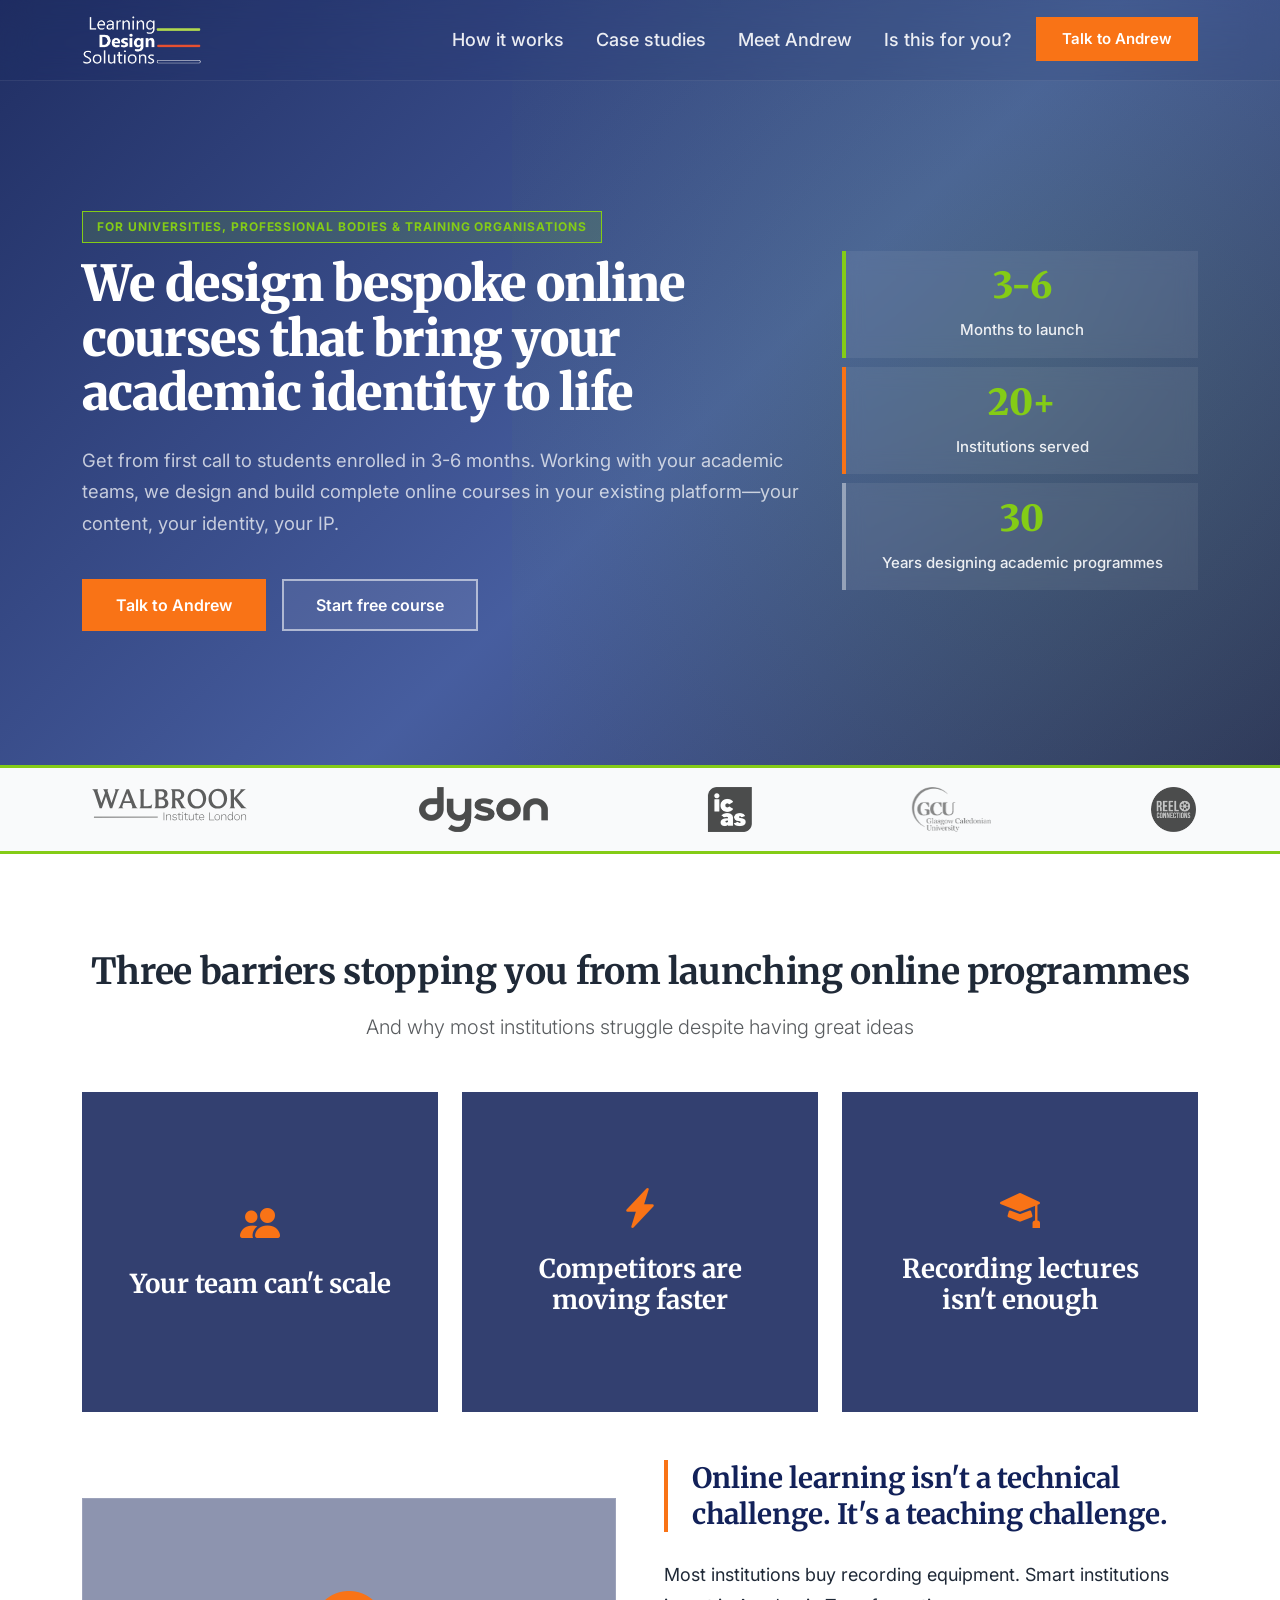
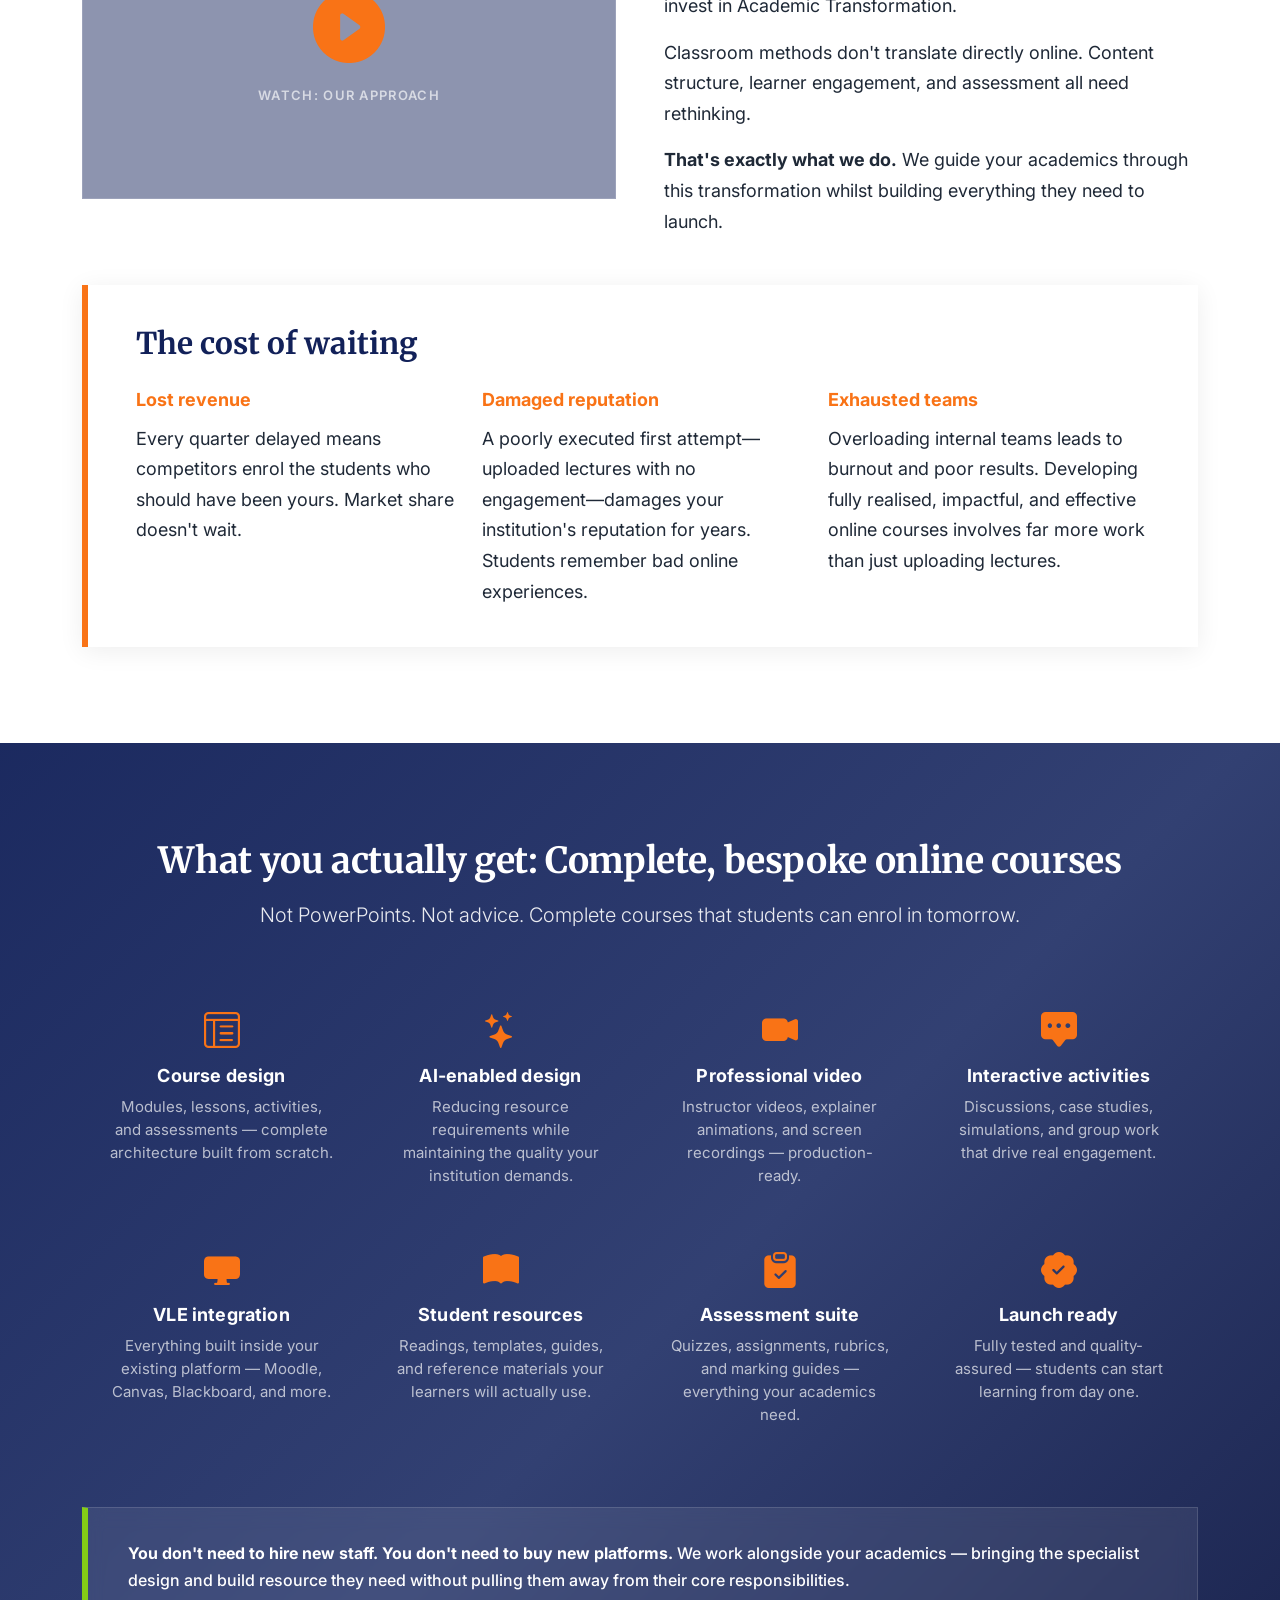
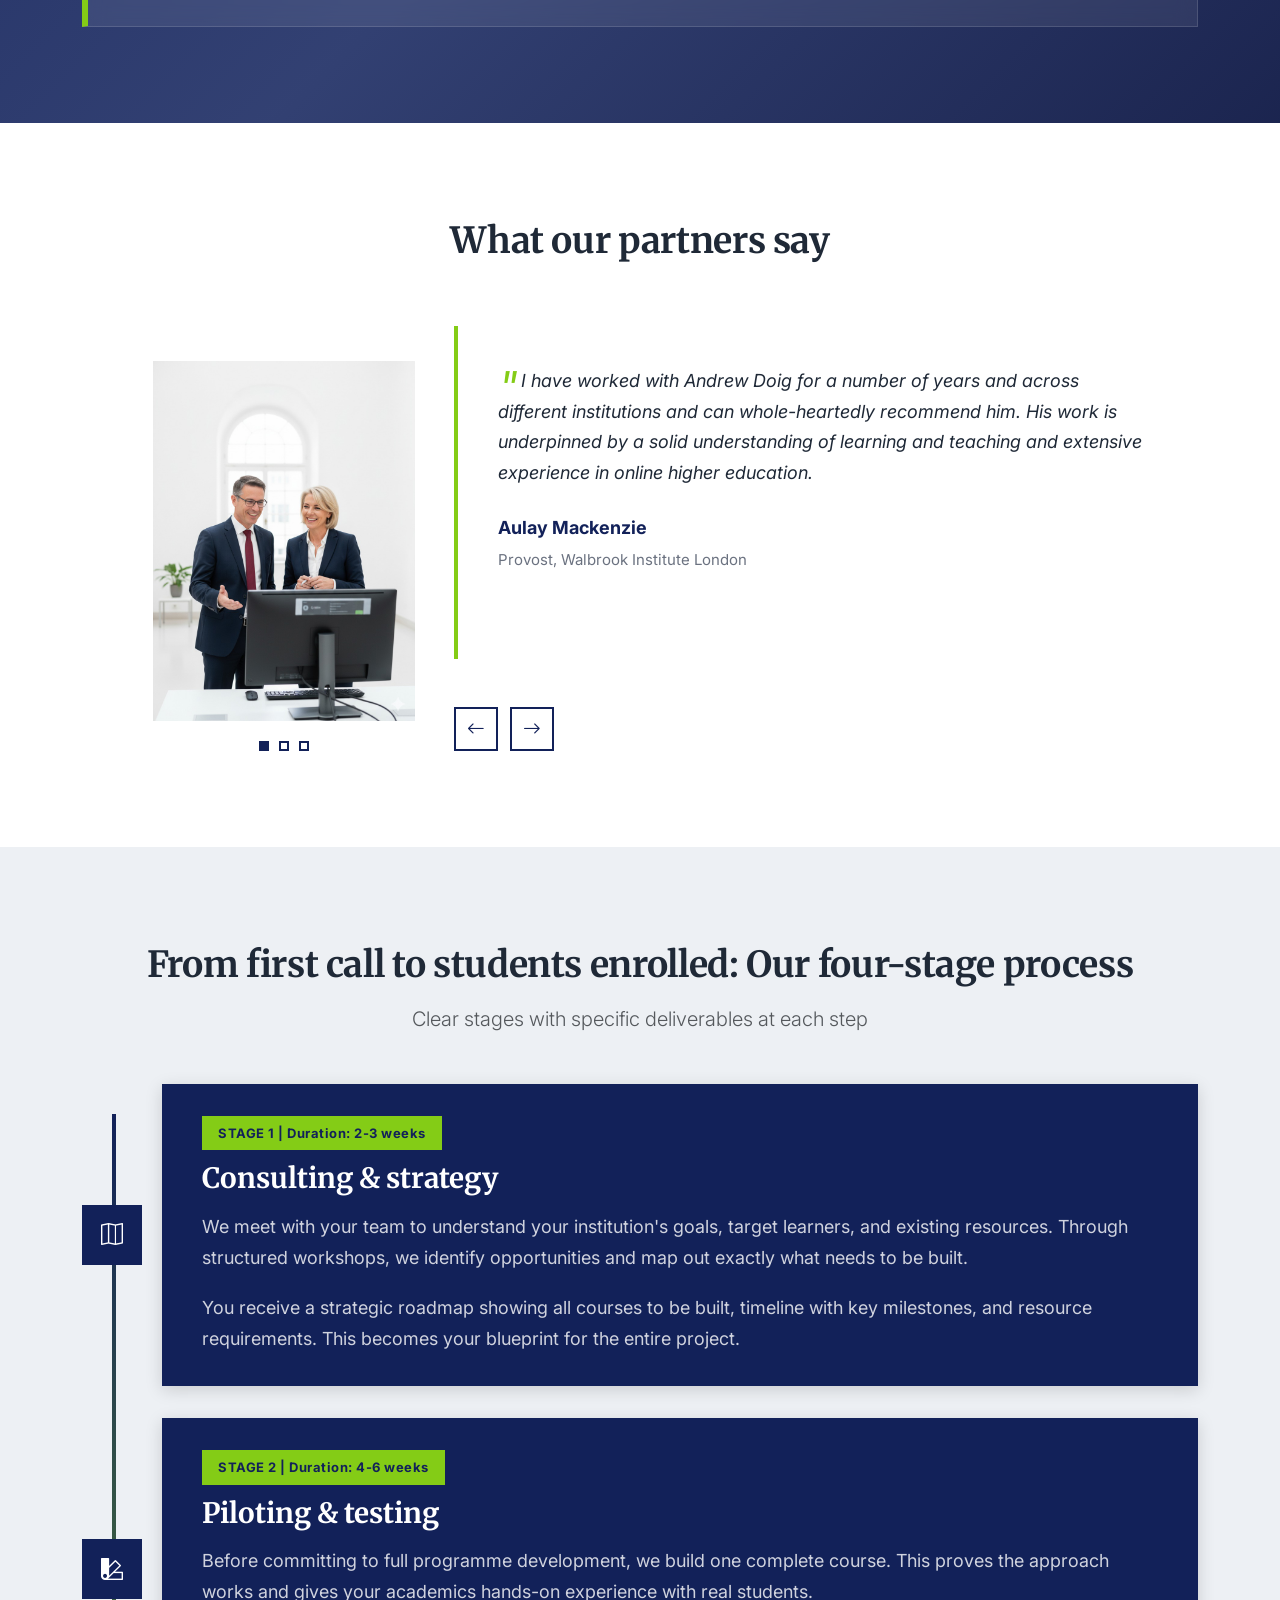
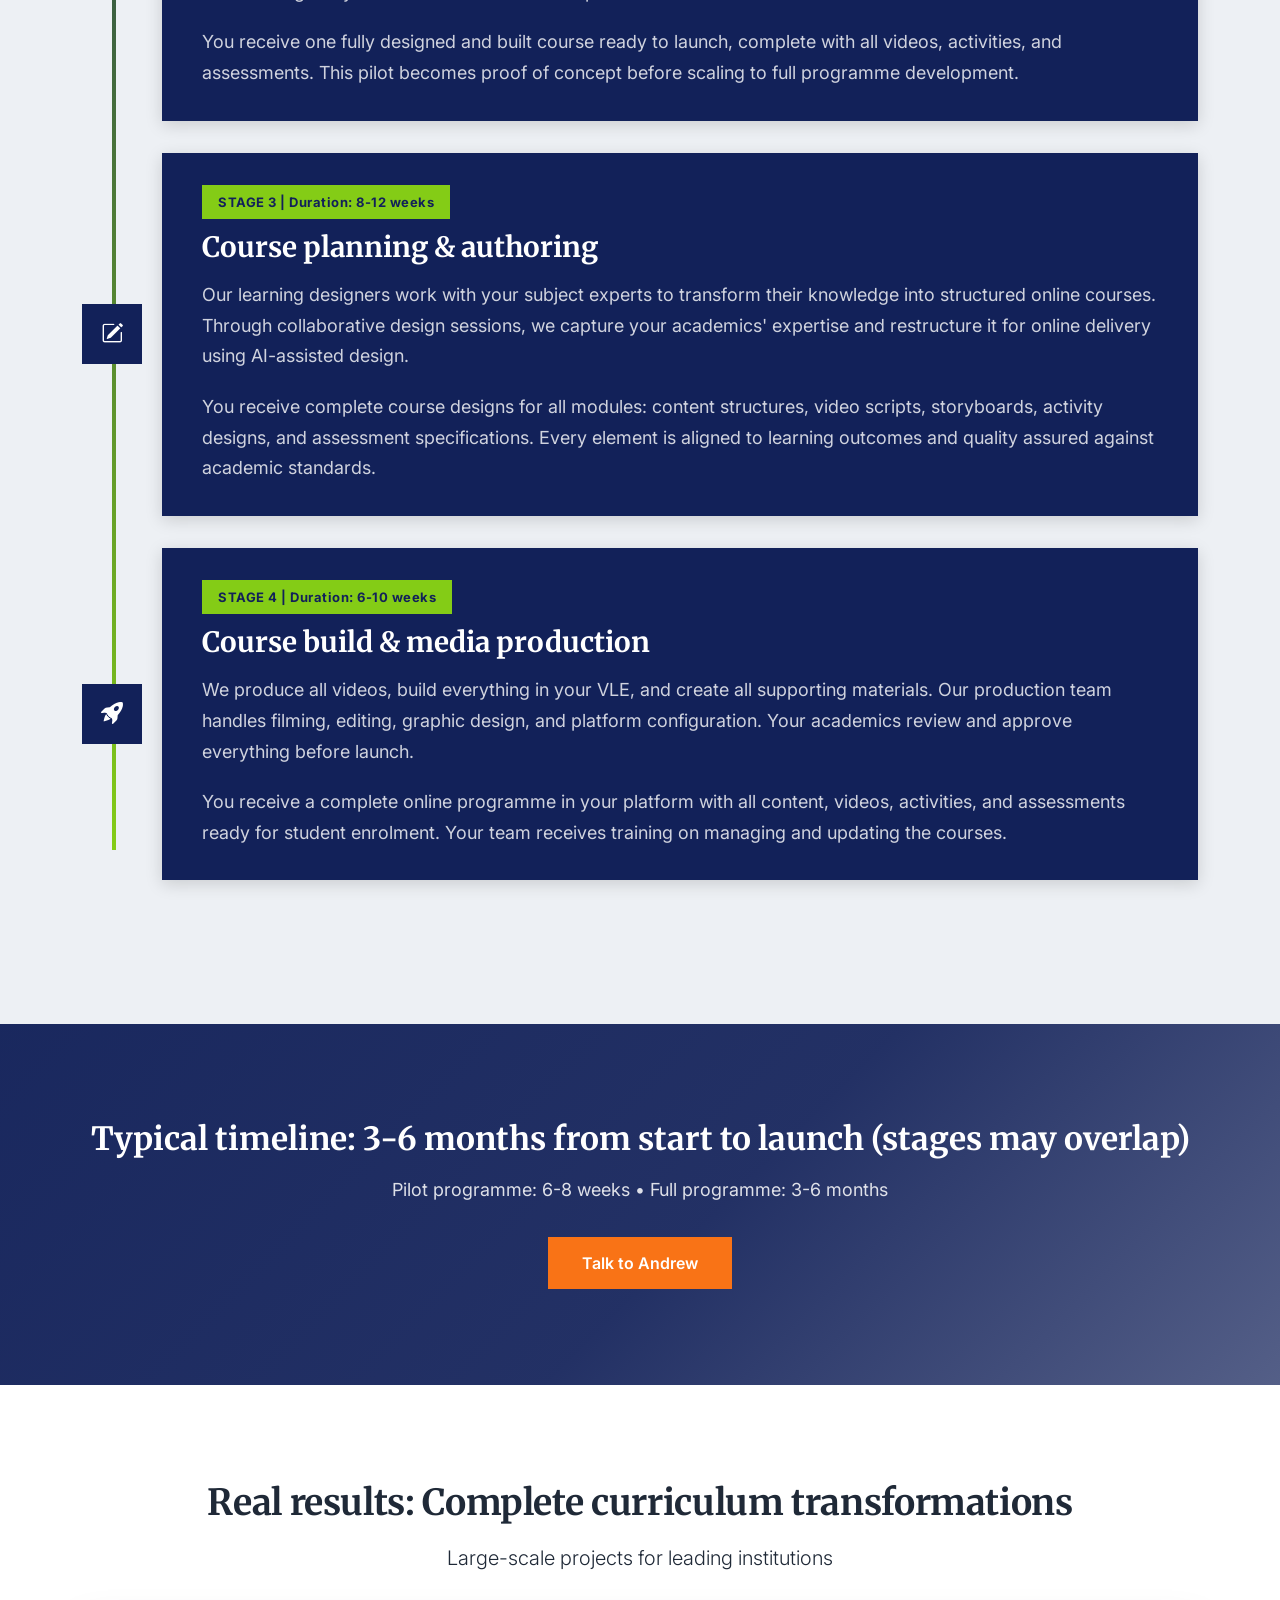
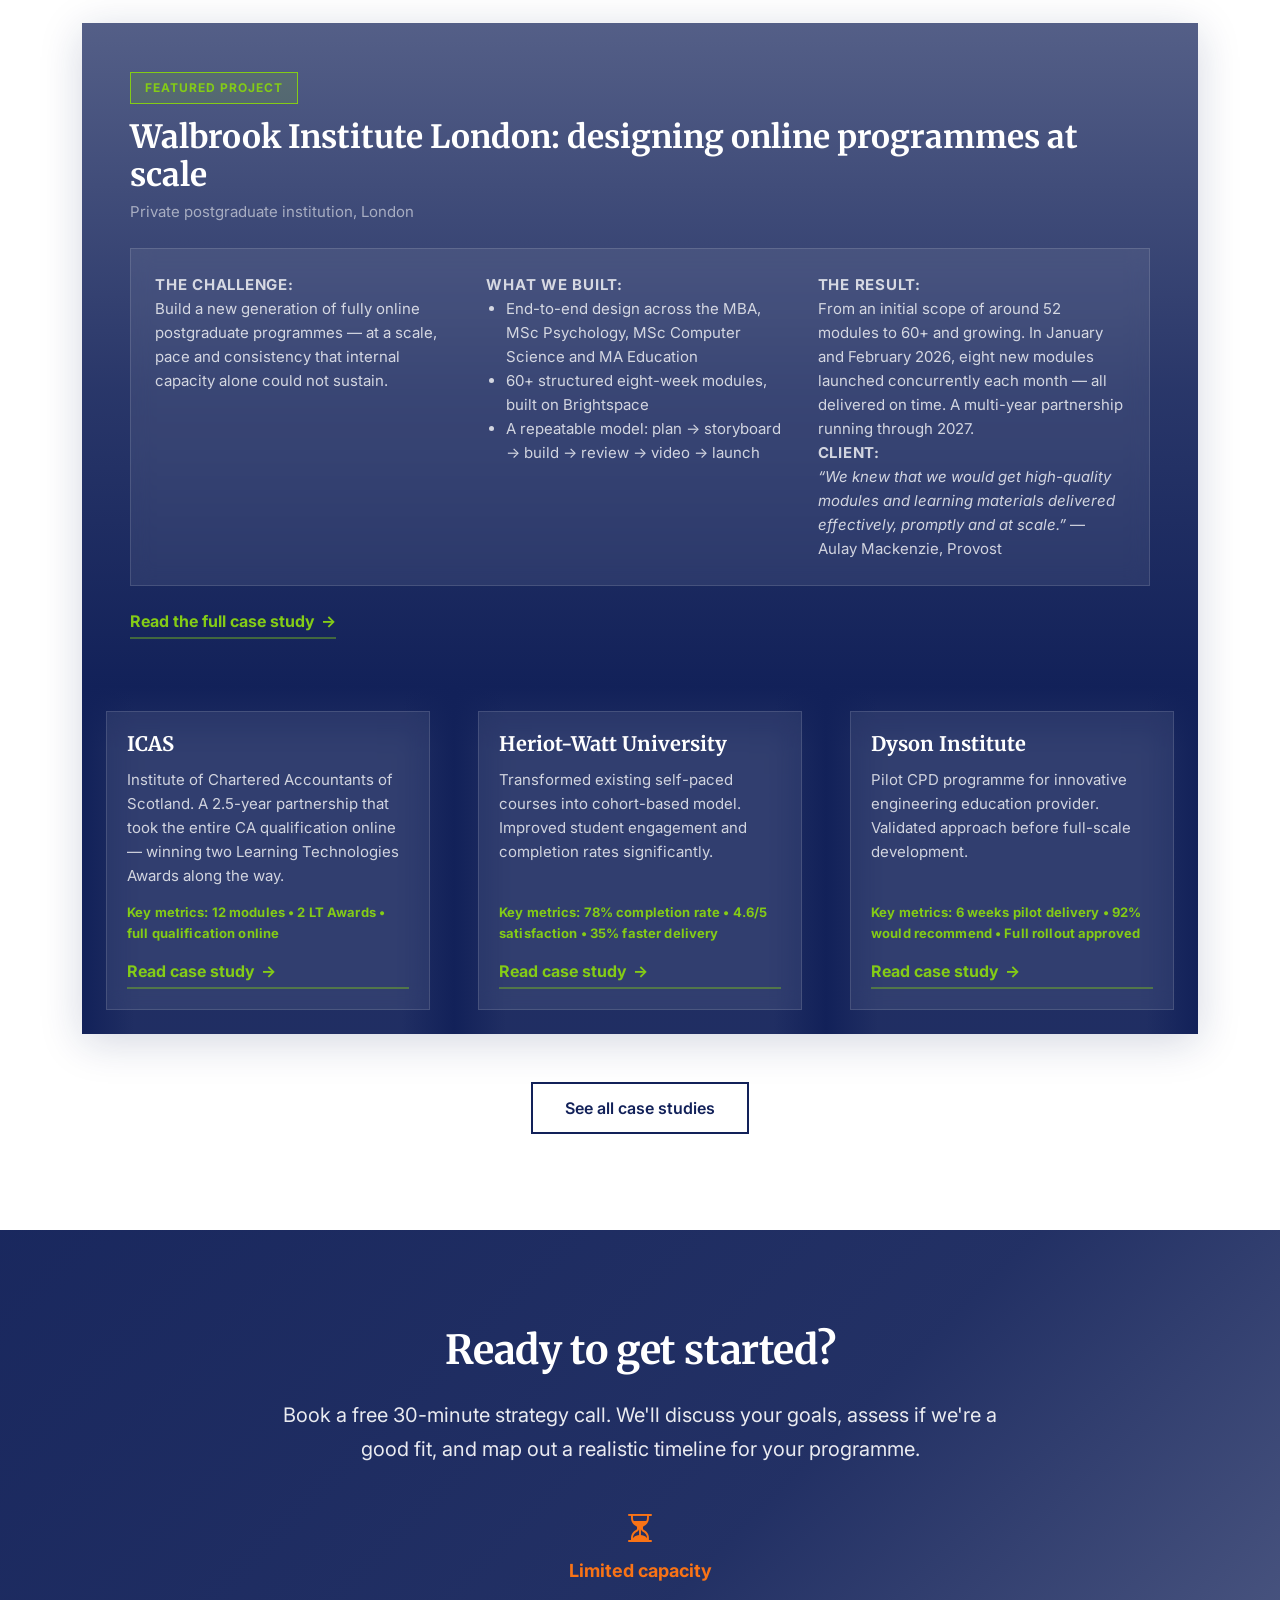
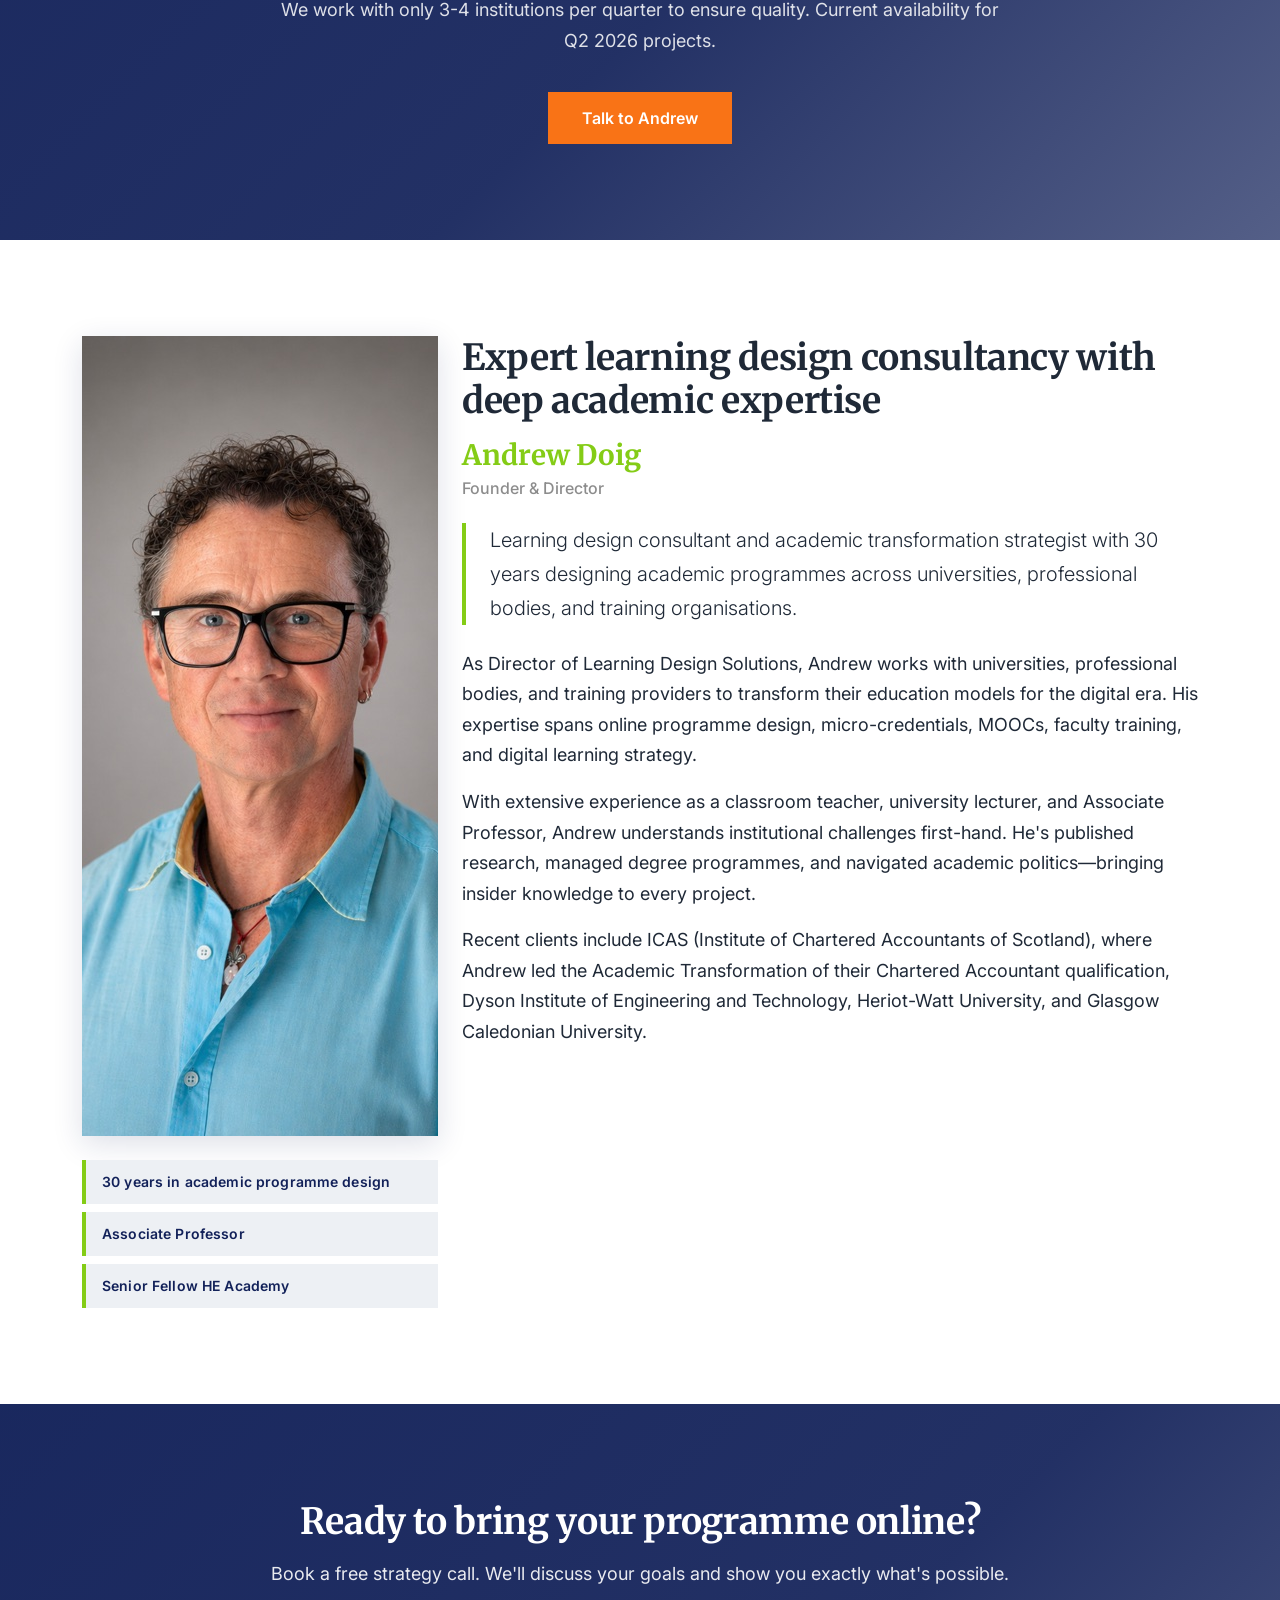
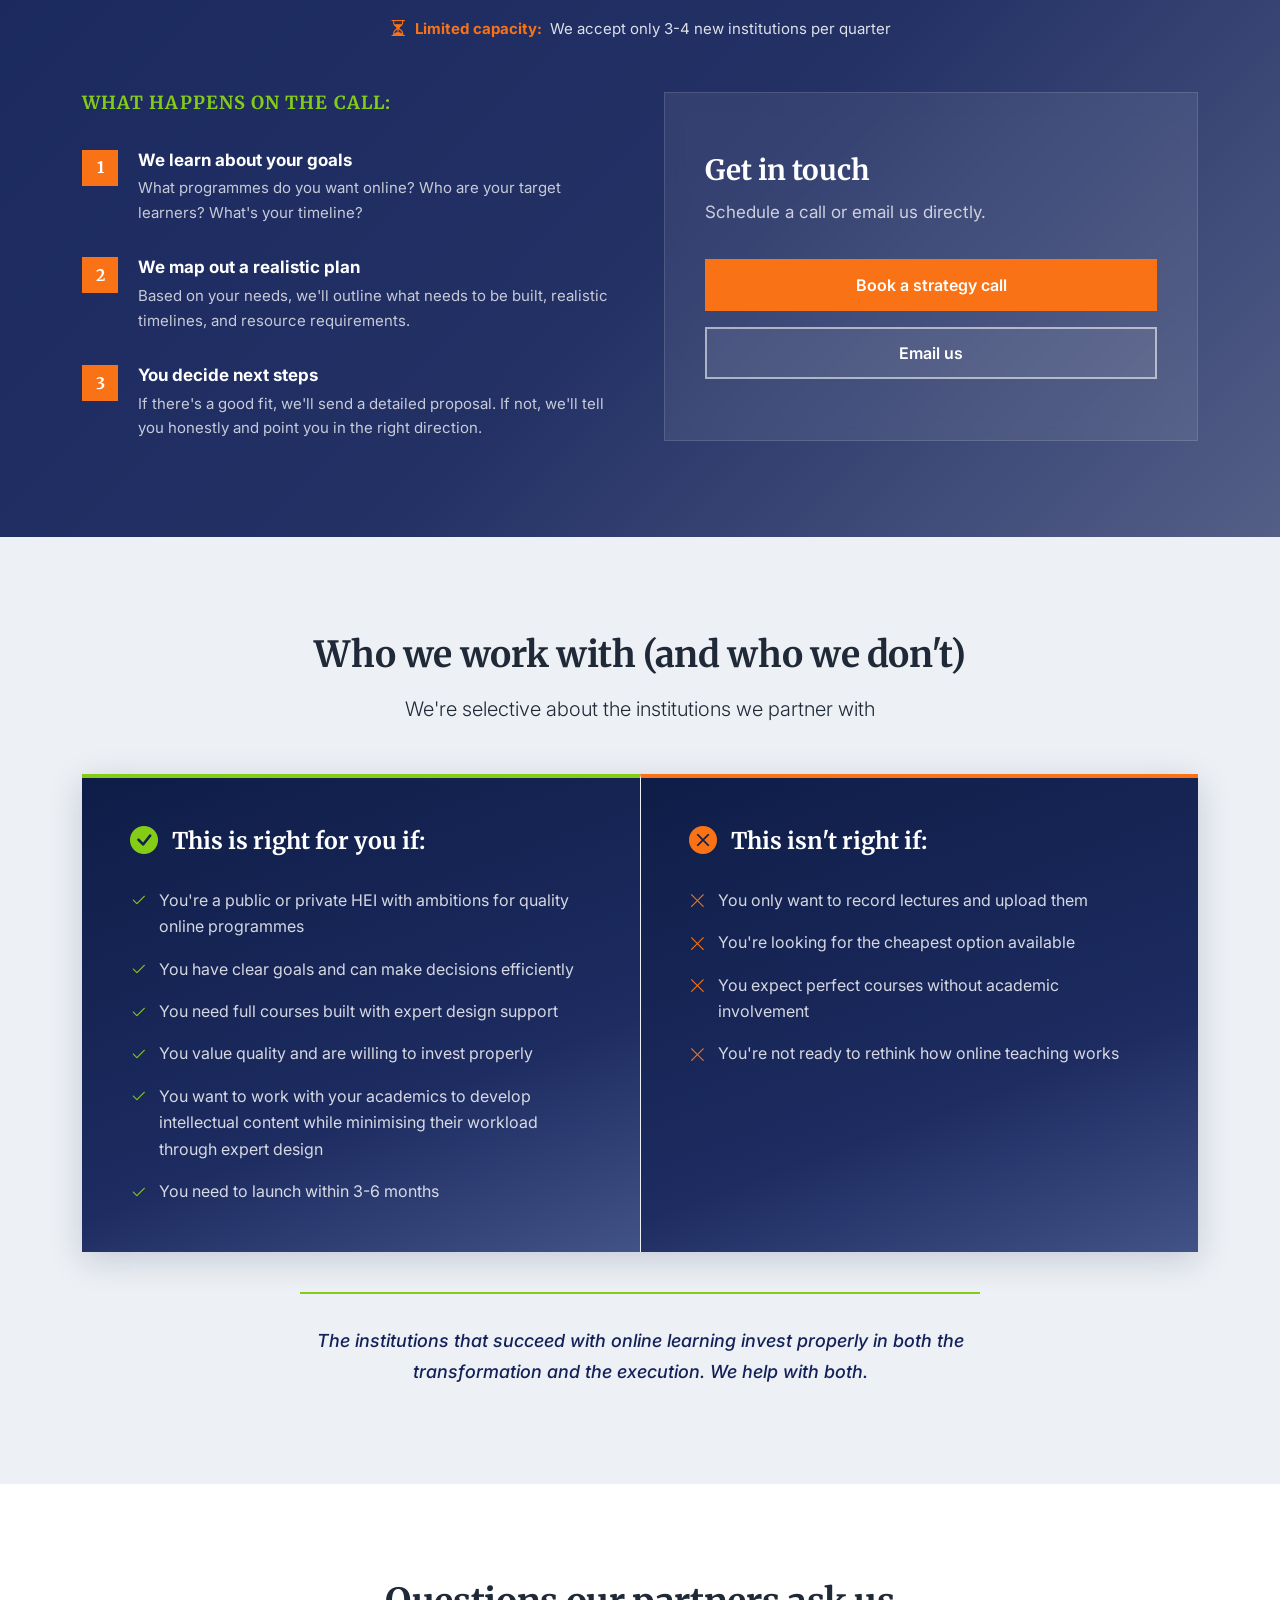
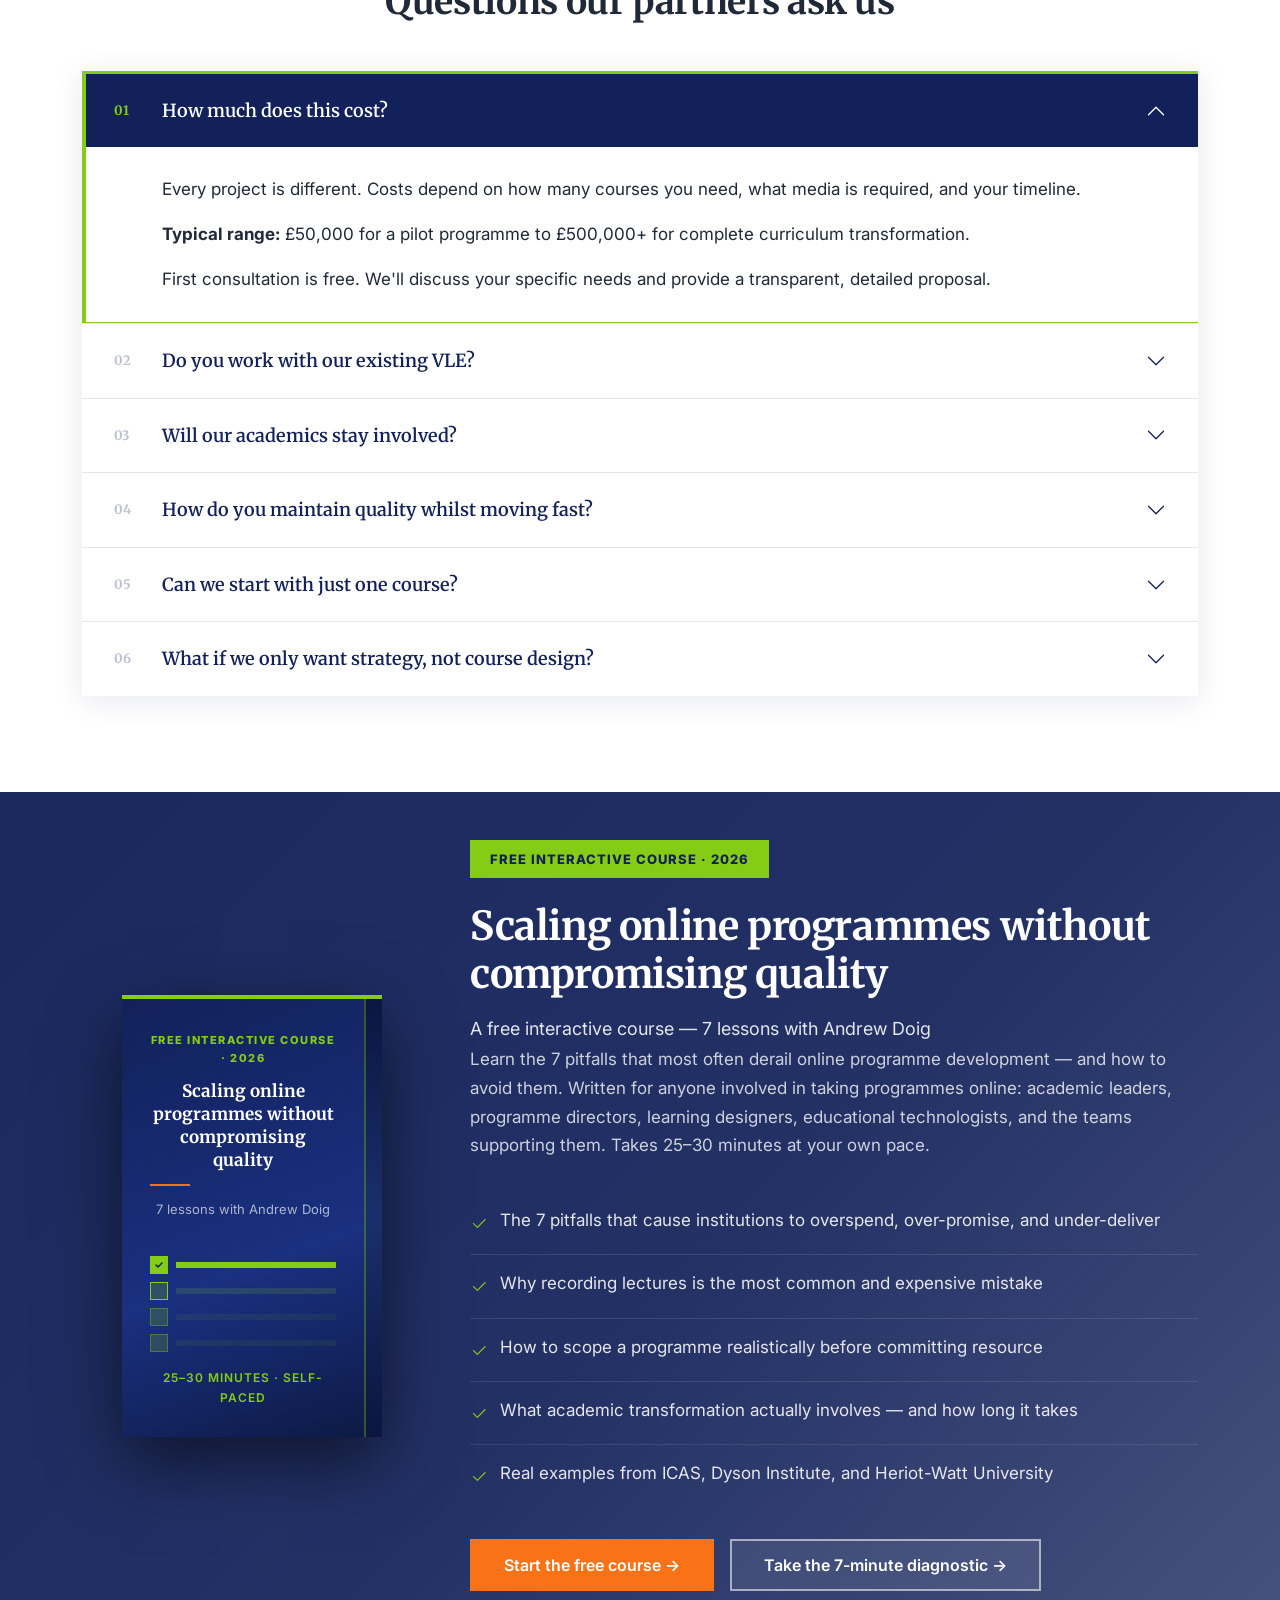
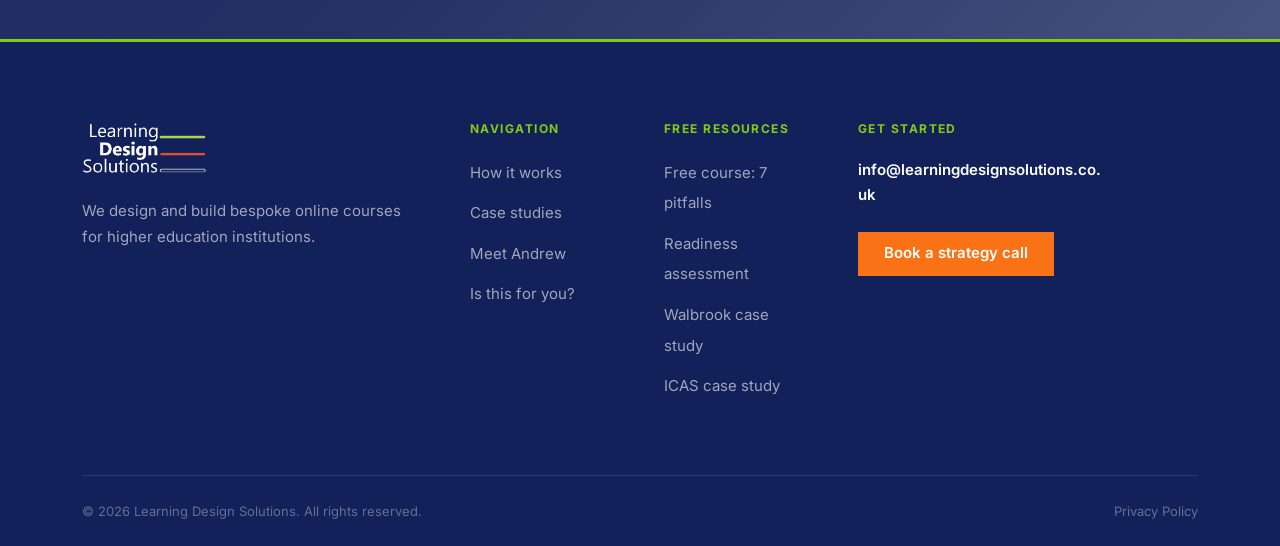
<file: index.html>
<!DOCTYPE html>
<html lang="en-GB">
<head>
    <meta charset="UTF-8">
    <meta name="viewport" content="width=device-width, initial-scale=1.0">
    <title>Build complete online courses faster | Learning Design Solutions</title>
    <meta name="description" content="We design bespoke online courses for HE institutions that bring your academic identity to life">

    <!-- Bootstrap 5.3 CSS -->
    <link href="https://cdn.jsdelivr.net/npm/bootstrap@5.3.2/dist/css/bootstrap.min.css" rel="stylesheet">

    <!-- Custom Styles -->
    <link rel="stylesheet" href="css/style.css">

    <!-- Google Fonts -->
    <link rel="preconnect" href="https://fonts.googleapis.com">
    <link rel="preconnect" href="https://fonts.gstatic.com" crossorigin>
    <link href="https://fonts.googleapis.com/css2?family=Inter:wght@400;500;600;700;800;900&family=Merriweather:wght@700;900&display=swap" rel="stylesheet">

    <!-- Bootstrap Icons -->
    <link rel="stylesheet" href="https://cdn.jsdelivr.net/npm/bootstrap-icons@1.11.3/font/bootstrap-icons.min.css">
</head>
<body>

    <!-- Navigation -->
    <nav class="navbar navbar-expand-lg navbar-dark fixed-top">
        <div class="container">
            <a class="navbar-brand" href="/">
                <img src="images/lds-logo-stacked.png" alt="Learning Design Solutions">
            </a>
            <button class="navbar-toggler" type="button" data-bs-toggle="collapse" data-bs-target="#navbarNav">
                <span class="navbar-toggler-icon"></span>
            </button>
            <div class="collapse navbar-collapse justify-content-end" id="navbarNav">
                <ul class="navbar-nav">
                    <li class="nav-item"><a class="nav-link" href="#process">How it works</a></li>
                    <li class="nav-item"><a class="nav-link" href="#results">Case studies</a></li>
                    <li class="nav-item"><a class="nav-link" href="#about">Meet Andrew</a></li>
                    <li class="nav-item"><a class="nav-link" href="#contact">Is this for you?</a></li>
                    <li class="nav-item ms-lg-2">
                        <a class="btn btn-primary btn-sm" href="#contact">Talk to Andrew</a>
                    </li>
                </ul>
            </div>
        </div>
    </nav>

    <!-- Hero Section -->
    <section class="hero-section">
        <div class="container">
            <div class="row align-items-center">
                <div class="col-lg-8 hero-content">
                    <span class="results-badge">FOR UNIVERSITIES, PROFESSIONAL BODIES &amp; TRAINING ORGANISATIONS</span>
                    <h1>We design bespoke online courses that bring your academic identity to life</h1>
                    <p class="lead">Get from first call to students enrolled in 3-6 months. Working with your academic teams, we design and build complete online courses in your existing platform—your content, your identity, your IP.</p>
                    <div class="d-flex gap-3 flex-wrap mt-4">
                        <a href="#contact" class="btn btn-primary btn-lg">Talk to Andrew</a>
                        <a href="tier1-course.html" class="btn btn-outline-white btn-lg">Start free course</a>
                    </div>
                </div>
                <div class="col-lg-4 text-center mt-5 mt-lg-0 hero-stats">
                    <div class="stat-box mb-3">
                        <div class="stat-number">3-6</div>
                        <div class="stat-label">Months to launch</div>
                    </div>
                    <div class="stat-box mb-3">
                        <div class="stat-number">20+</div>
                        <div class="stat-label">Institutions served</div>
                    </div>
                    <div class="stat-box">
                        <div class="stat-number">30</div>
                        <div class="stat-label">Years designing academic programmes</div>
                    </div>
                </div>
            </div>
        </div>
    </section>

    <!-- Animated Logo Ribbon -->
    <section class="logo-ribbon">
        <div class="logo-track">
            <!-- First set of logos -->
            <div class="logo-item"><img src="images/walbrook-institute-london.svg" alt="Walbrook Institute London"></div>
            <div class="logo-item"><img src="images/client-logo-1.png" alt="Dyson"></div>
            <div class="logo-item"><img src="images/client-logo-2.png" alt="ICAS"></div>
            <div class="logo-item"><img src="images/client-logo-3.png" alt="Glasgow Caledonian University"></div>
            <div class="logo-item"><img src="images/client-logo-4.png" alt="Reel Connections"></div>
            <div class="logo-item"><img src="images/client-logo-5.png" alt="Heriot-Watt University"></div>
            <div class="logo-item"><img src="images/client-logo-6.png" alt="FutureLearn"></div>
            <!-- Duplicate set for seamless loop -->
            <div class="logo-item"><img src="images/walbrook-institute-london.svg" alt="Walbrook Institute London"></div>
            <div class="logo-item"><img src="images/client-logo-1.png" alt="Dyson"></div>
            <div class="logo-item"><img src="images/client-logo-2.png" alt="ICAS"></div>
            <div class="logo-item"><img src="images/client-logo-3.png" alt="Glasgow Caledonian University"></div>
            <div class="logo-item"><img src="images/client-logo-4.png" alt="Reel Connections"></div>
            <div class="logo-item"><img src="images/client-logo-5.png" alt="Heriot-Watt University"></div>
            <div class="logo-item"><img src="images/client-logo-6.png" alt="FutureLearn"></div>
        </div>
    </section>

    <!-- Three Barriers -->
    <section id="problem" class="section-light">
        <div class="container">
            <div class="text-center mb-5">
                <h2>Three barriers stopping you from launching online programmes</h2>
                <p class="lead text-muted">And why most institutions struggle despite having great ideas</p>
            </div>

            <div class="row g-4 mb-5">
                <div class="col-lg-4">
                    <div class="barrier-card">
                        <div class="barrier-card-inner" style="background-image: url('https://images.unsplash.com/photo-1568992687947-868a62a9f521?w=800&q=80');">
                            <div class="barrier-card-front">
                                <i class="bi bi-people-fill barrier-icon" aria-hidden="true"></i>
                                <h3>Your team can't scale</h3>
                            </div>
                            <div class="barrier-card-back">
                                <p>Your digital learning team supports the entire university. They have the skills but not the capacity to develop full programmes on commercial timescales.</p>
                            </div>
                        </div>
                    </div>
                </div>

                <div class="col-lg-4">
                    <div class="barrier-card">
                        <div class="barrier-card-inner" style="background-image: url('https://images.unsplash.com/photo-1460925895917-afdab827c52f?w=800&q=80');">
                            <div class="barrier-card-front">
                                <i class="bi bi-lightning-charge-fill barrier-icon" aria-hidden="true"></i>
                                <h3>Competitors are moving faster</h3>
                            </div>
                            <div class="barrier-card-back">
                                <p>By the time internal approval processes finish and resources are assigned, your competitors have already launched and captured market share.</p>
                            </div>
                        </div>
                    </div>
                </div>

                <div class="col-lg-4">
                    <div class="barrier-card">
                        <div class="barrier-card-inner" style="background-image: url('https://images.unsplash.com/photo-1654723011680-0e037c2a4f18?w=800&q=80');">
                            <div class="barrier-card-front">
                                <i class="bi bi-mortarboard-fill barrier-icon" aria-hidden="true"></i>
                                <h3>Recording lectures isn't enough</h3>
                            </div>
                            <div class="barrier-card-back">
                                <p>Your academics know their subjects but don't know how to restructure content for online learners. Simply uploading lectures doesn't work.</p>
                            </div>
                        </div>
                    </div>
                </div>
            </div>

            <div class="row align-items-center g-5">
                <div class="col-lg-6">
                    <div class="video-wrapper">
                        <div class="ratio ratio-16x9">
                            <iframe id="video-iframe" src="https://www.youtube.com/embed/u6BeEAfHEsE?si=Hllm4ERxM6mFFzyC" title="YouTube video player" frameborder="0" allow="accelerometer; autoplay; clipboard-write; encrypted-media; gyroscope; picture-in-picture; web-share" referrerpolicy="strict-origin-when-cross-origin" allowfullscreen></iframe>
                        </div>
                        <div id="video-placeholder" class="video-placeholder">
                            <i class="bi bi-play-circle-fill video-play-btn" aria-hidden="true"></i>
                            <span class="video-label">Watch: Our approach</span>
                        </div>
                    </div>
                </div>
                <div class="col-lg-6">
                    <div class="problem-reframe">
                        <h3>Online learning isn't a technical challenge. It's a teaching challenge.</h3>
                    </div>
                    <p>Most institutions buy recording equipment. Smart institutions invest in Academic Transformation.</p>
                    <p>Classroom methods don't translate directly online. Content structure, learner engagement, and assessment all need rethinking.</p>
                    <p class="mb-0"><strong>That's exactly what we do.</strong> We guide your academics through this transformation whilst building everything they need to launch.</p>
                </div>
            </div>

            <!-- Cost of Inaction -->
            <div class="row mt-5">
                <div class="col-12">
                    <div style="background-color: var(--lds-white); border-left: 6px solid var(--lds-orange); padding: 2.5rem 3rem; box-shadow: 0 4px 24px rgba(0,0,0,0.07);">
                        <h3 style="color: var(--lds-navy); margin-bottom: 1.5rem;">The cost of waiting</h3>
                        <div class="row g-4">
                            <div class="col-md-4">
                                <p style="color: var(--lds-orange); font-weight: 700; font-size: 1.125rem; margin-bottom: 0.5rem;">Lost revenue</p>
                                <p style="margin-bottom: 0;">Every quarter delayed means competitors enrol the students who should have been yours. Market share doesn't wait.</p>
                            </div>
                            <div class="col-md-4">
                                <p style="color: var(--lds-orange); font-weight: 700; font-size: 1.125rem; margin-bottom: 0.5rem;">Damaged reputation</p>
                                <p style="margin-bottom: 0;">A poorly executed first attempt—uploaded lectures with no engagement—damages your institution's reputation for years. Students remember bad online experiences.</p>
                            </div>
                            <div class="col-md-4">
                                <p style="color: var(--lds-orange); font-weight: 700; font-size: 1.125rem; margin-bottom: 0.5rem;">Exhausted teams</p>
                                <p style="margin-bottom: 0;">Overloading internal teams leads to burnout and poor results. Developing fully realised, impactful, and effective online courses involves far more work than just uploading lectures.</p>
                            </div>
                        </div>
                    </div>
                </div>
            </div>
        </div>
    </section>

    <!-- What You Actually Get -->
    <section id="what-you-get" class="section-light">
        <div class="container">
            <div class="text-center mb-5">
                <h2 style="color: var(--lds-white);">What you actually get: Complete, bespoke online courses</h2>
                <p class="lead" style="color: rgba(255,255,255,0.9);">Not PowerPoints. Not advice. Complete courses that students can enrol in tomorrow.</p>
            </div>

            <div class="row g-0 mb-5">
                <div class="col-lg-3 col-md-6">
                    <div class="deliverable-item">
                        <i class="bi bi-layout-text-window-reverse deliverable-icon" aria-hidden="true"></i>
                        <h4>Course design</h4>
                        <p>Modules, lessons, activities, and assessments — complete architecture built from scratch.</p>
                    </div>
                </div>
                <div class="col-lg-3 col-md-6">
                    <div class="deliverable-item">
                        <i class="bi bi-stars deliverable-icon" aria-hidden="true"></i>
                        <h4>AI-enabled design</h4>
                        <p>Reducing resource requirements while maintaining the quality your institution demands.</p>
                    </div>
                </div>
                <div class="col-lg-3 col-md-6">
                    <div class="deliverable-item">
                        <i class="bi bi-camera-video-fill deliverable-icon" aria-hidden="true"></i>
                        <h4>Professional video</h4>
                        <p>Instructor videos, explainer animations, and screen recordings — production-ready.</p>
                    </div>
                </div>
                <div class="col-lg-3 col-md-6">
                    <div class="deliverable-item">
                        <i class="bi bi-chat-square-dots-fill deliverable-icon" aria-hidden="true"></i>
                        <h4>Interactive activities</h4>
                        <p>Discussions, case studies, simulations, and group work that drive real engagement.</p>
                    </div>
                </div>
                <div class="col-lg-3 col-md-6">
                    <div class="deliverable-item">
                        <i class="bi bi-display-fill deliverable-icon" aria-hidden="true"></i>
                        <h4>VLE integration</h4>
                        <p>Everything built inside your existing platform — Moodle, Canvas, Blackboard, and more.</p>
                    </div>
                </div>
                <div class="col-lg-3 col-md-6">
                    <div class="deliverable-item">
                        <i class="bi bi-book-fill deliverable-icon" aria-hidden="true"></i>
                        <h4>Student resources</h4>
                        <p>Readings, templates, guides, and reference materials your learners will actually use.</p>
                    </div>
                </div>
                <div class="col-lg-3 col-md-6">
                    <div class="deliverable-item">
                        <i class="bi bi-clipboard-check-fill deliverable-icon" aria-hidden="true"></i>
                        <h4>Assessment suite</h4>
                        <p>Quizzes, assignments, rubrics, and marking guides — everything your academics need.</p>
                    </div>
                </div>
                <div class="col-lg-3 col-md-6">
                    <div class="deliverable-item">
                        <i class="bi bi-patch-check-fill deliverable-icon" aria-hidden="true"></i>
                        <h4>Launch ready</h4>
                        <p>Fully tested and quality-assured — students can start learning from day one.</p>
                    </div>
                </div>
            </div>

            <div class="row">
                <div class="col-12">
                    <div class="highlight-box highlight-box--glass">
                        <strong>You don't need to hire new staff. You don't need to buy new platforms.</strong> We work alongside your academics — bringing the specialist design and build resource they need without pulling them away from their core responsibilities.
                    </div>
                </div>
            </div>
        </div>
    </section>

    <!-- Testimonials -->
    <section id="testimonials" class="section-light">
        <div class="container">
            <div class="text-center mb-5">
                <h2>What our partners say</h2>
            </div>

            <div class="row align-items-end g-0">

                <!-- Portrait + dots: 1/3 (desktop only) -->
                <div class="col-lg-4 d-none d-lg-flex testimonial-portrait-col">
                    <img src="images/testimonials.jpeg" alt="Programme director" class="testimonial-portrait">
                    <div class="testimonial-dots">
                        <button type="button" data-bs-target="#testimonialCarousel" data-bs-slide-to="0" class="active" aria-label="Slide 1"></button>
                        <button type="button" data-bs-target="#testimonialCarousel" data-bs-slide-to="1" aria-label="Slide 2"></button>
                        <button type="button" data-bs-target="#testimonialCarousel" data-bs-slide-to="2" aria-label="Slide 3"></button>
                    </div>
                </div>

                <!-- Carousel: 2/3 -->
                <div class="col-lg-8">
                    <div class="testimonial-carousel-wrapper">
                        <div id="testimonialCarousel" class="carousel slide" data-bs-ride="carousel" data-bs-interval="5000" data-bs-touch="true">
                            <div class="carousel-inner">

                                <!-- Slide 1: Walbrook Institute London -->
                                <div class="carousel-item active">
                                    <div class="testimonial-card">
                                        <p class="testimonial-quote">I have worked with Andrew Doig for a number of years and across different institutions and can whole-heartedly recommend him. His work is underpinned by a solid understanding of learning and teaching and extensive experience in online higher education.</p>
                                        <p class="testimonial-author">Aulay Mackenzie</p>
                                        <p class="testimonial-position">Provost, Walbrook Institute London</p>
                                    </div>
                                </div>

                                <!-- Slide 2: ICAS -->
                                <div class="carousel-item">
                                    <div class="testimonial-card">
                                        <p class="testimonial-quote">I would recommend Learning Design Solutions' services to others because of the experience that they bring in this field, the agile nature of the relationship, how proactive it is and also the fact that you can have that beginning to end process.</p>
                                        <p class="testimonial-author">Chris Cunnane</p>
                                        <p class="testimonial-position">Head of Syllabus, ICAS</p>
                                    </div>
                                </div>

                                <!-- Slide 3: Glasgow Caledonian University -->
                                <div class="carousel-item">
                                    <div class="testimonial-card">
                                        <p class="testimonial-quote">The University greatly valued LDS's expertise and professionalism to scope out Glasgow Caledonian strategic readiness for developing a portfolio of online programmes&hellip; we achieved greater clarity on our future direction of travel and established the changes that were necessary to achieve our initial aims.</p>
                                        <p class="testimonial-author">Professor Alastair Robertson</p>
                                        <p class="testimonial-position">PVC Learning and Teaching, Glasgow Caledonian University</p>
                                    </div>
                                </div>

                            </div>
                        </div>
                    </div>

                    <!-- Navigation arrows below carousel -->
                    <div class="testimonial-nav justify-content-center justify-content-lg-start">
                        <button class="testimonial-nav-btn" type="button" data-bs-target="#testimonialCarousel" data-bs-slide="prev" aria-label="Previous testimonials">
                            <i class="bi bi-arrow-left" aria-hidden="true"></i>
                        </button>
                        <button class="testimonial-nav-btn" type="button" data-bs-target="#testimonialCarousel" data-bs-slide="next" aria-label="Next testimonials">
                            <i class="bi bi-arrow-right" aria-hidden="true"></i>
                        </button>
                    </div>
                </div>

            </div>
        </div>
    </section>

    <!-- Process -->
    <section id="process" class="section-light bg-light-custom">
        <div class="container">
            <div class="text-center mb-5">
                <h2>From first call to students enrolled: Our four-stage process</h2>
                <p class="lead text-muted">Clear stages with specific deliverables at each step</p>
            </div>

            <div class="row justify-content-center">
                <div class="col">
                    <div class="process-timeline">

                        <div class="process-step-row">
                            <div class="step-icon">
                                <i class="bi bi-map" aria-hidden="true"></i>
                            </div>
                            <div class="process-step" style="background-image: url('https://images.unsplash.com/photo-1497366216548-37526070297c?w=800&q=80');">
                                <span class="step-badge">STAGE 1 | Duration: 2-3 weeks</span>
                                <h3>Consulting &amp; strategy</h3>
                                <p>We meet with your team to understand your institution's goals, target learners, and existing resources. Through structured workshops, we identify opportunities and map out exactly what needs to be built.</p>
                                <p>You receive a strategic roadmap showing all courses to be built, timeline with key milestones, and resource requirements. This becomes your blueprint for the entire project.</p>
                            </div>
                        </div>

                        <div class="process-step-row">
                            <div class="step-icon">
                                <i class="bi bi-palette2" aria-hidden="true"></i>
                            </div>
                            <div class="process-step" style="background-image: url('https://images.unsplash.com/photo-1516321318423-f06f85e504b3?w=800&q=80');">
                                <span class="step-badge">STAGE 2 | Duration: 4-6 weeks</span>
                                <h3>Piloting &amp; testing</h3>
                                <p>Before committing to full programme development, we build one complete course. This proves the approach works and gives your academics hands-on experience with real students.</p>
                                <p>You receive one fully designed and built course ready to launch, complete with all videos, activities, and assessments. This pilot becomes proof of concept before scaling to full programme development.</p>
                            </div>
                        </div>

                        <div class="process-step-row">
                            <div class="step-icon">
                                <i class="bi bi-pencil-square" aria-hidden="true"></i>
                            </div>
                            <div class="process-step" style="background-image: url('https://images.unsplash.com/photo-1626785774573-4b799315345d?w=800&q=80');">
                                <span class="step-badge">STAGE 3 | Duration: 8-12 weeks</span>
                                <h3>Course planning &amp; authoring</h3>
                                <p>Our learning designers work with your subject experts to transform their knowledge into structured online courses. Through collaborative design sessions, we capture your academics' expertise and restructure it for online delivery using AI-assisted design.</p>
                                <p>You receive complete course designs for all modules: content structures, video scripts, storyboards, activity designs, and assessment specifications. Every element is aligned to learning outcomes and quality assured against academic standards.</p>
                            </div>
                        </div>

                        <div class="process-step-row">
                            <div class="step-icon">
                                <i class="bi bi-rocket-takeoff-fill" aria-hidden="true"></i>
                            </div>
                            <div class="process-step" style="background-image: url('https://images.unsplash.com/photo-1519389950473-47ba0277781c?w=800&q=80');">
                                <span class="step-badge">STAGE 4 | Duration: 6-10 weeks</span>
                                <h3>Course build &amp; media production</h3>
                                <p>We produce all videos, build everything in your VLE, and create all supporting materials. Our production team handles filming, editing, graphic design, and platform configuration. Your academics review and approve everything before launch.</p>
                                <p>You receive a complete online programme in your platform with all content, videos, activities, and assessments ready for student enrolment. Your team receives training on managing and updating the courses.</p>
                            </div>
                        </div>

                    </div>
                </div>
            </div>

        </div>
    </section>

    <!-- Process CTA -->
    <section id="process-cta">
        <div class="container">
            <div class="text-center">
                <h3>Typical timeline: 3-6 months from start to launch (stages may overlap)</h3>
                <p>Pilot programme: 6-8 weeks<br class="d-sm-none"><span class="d-none d-sm-inline"> &bull;</span> Full programme: 3-6 months</p>
                <a href="#contact" class="btn btn-primary btn-lg">Talk to Andrew</a>
            </div>
        </div>
    </section>

    <!-- Case Study -->
    <section id="results" class="section-light">
        <div class="container">
            <div class="text-center mb-5">
                <h2>Real results: Complete curriculum transformations</h2>
                <p class="lead">Large-scale projects for leading institutions</p>
            </div>

            <div class="results-grid">

                <!-- Featured card -->
                <div class="results-featured" style="background-image: url('https://images.unsplash.com/photo-1454165804606-c3d57bc86b40?w=1600&q=80');">
                    <div class="results-featured-inner">
                        <span class="results-badge">Featured project</span>
                        <h3>Walbrook Institute London: designing online programmes at scale</h3>
                        <p class="results-org">Private postgraduate institution, London</p>
                        <div class="results-glass">
                            <div class="row g-4">
                                <div class="col-lg-4">
                                    <p class="results-glass-label">The Challenge:</p>
                                    <p>Build a new generation of fully online postgraduate programmes — at a scale, pace and consistency that internal capacity alone could not sustain.</p>
                                </div>
                                <div class="col-lg-4">
                                    <p class="results-glass-label">What We Built:</p>
                                    <ul>
                                        <li>End-to-end design across the MBA, MSc Psychology, MSc Computer Science and MA Education</li>
                                        <li>60+ structured eight-week modules, built on Brightspace</li>
                                        <li>A repeatable model: plan &rarr; storyboard &rarr; build &rarr; review &rarr; video &rarr; launch</li>
                                    </ul>
                                </div>
                                <div class="col-lg-4">
                                    <p class="results-glass-label">The Result:</p>
                                    <p>From an initial scope of around 52 modules to 60+ and growing. In January and February 2026, eight new modules launched concurrently each month — all delivered on time. A multi-year partnership running through 2027.</p>
                                    <p class="results-glass-label">Client:</p>
                                    <p><em>&ldquo;We knew that we would get high-quality modules and learning materials delivered effectively, promptly and at scale.&rdquo;</em> — Aulay Mackenzie, Provost</p>
                                </div>
                            </div>
                        </div>
                        <a href="walbrook-case-study.html" class="results-link">Read the full case study</a>
                    </div>
                </div>

                <!-- 3 smaller cards -->
                <div class="results-cards">
                    <div class="results-card" style="background-image: url('https://images.unsplash.com/photo-1560439514-4e9645039924?w=800&q=80');">
                        <div class="results-card-inner">
                            <div class="results-card-glass">
                                <h4>ICAS</h4>
                                <p>Institute of Chartered Accountants of Scotland. A 2.5-year partnership that took the entire CA qualification online — winning two Learning Technologies Awards along the way.</p>
                                <p class="results-metrics">Key metrics: 12 modules &bull; 2 LT Awards &bull; full qualification online</p>
                                <a href="mockup-tier3-case-study.html" class="results-link">Read case study</a>
                            </div>
                        </div>
                    </div>
                    <div class="results-card" style="background-image: url('https://images.unsplash.com/photo-1541339907198-e08756dedf3f?w=800&q=80');">
                        <div class="results-card-inner">
                            <div class="results-card-glass">
                                <h4>Heriot-Watt University</h4>
                                <p>Transformed existing self-paced courses into cohort-based model. Improved student engagement and completion rates significantly.</p>
                                <p class="results-metrics">Key metrics: 78% completion rate &bull; 4.6/5 satisfaction &bull; 35% faster delivery</p>
                                <a href="#" class="results-link">Read case study</a>
                            </div>
                        </div>
                    </div>
                    <div class="results-card" style="background-image: url('https://images.unsplash.com/photo-1581091226825-a6a2a5aee158?w=800&q=80');">
                        <div class="results-card-inner">
                            <div class="results-card-glass">
                                <h4>Dyson Institute</h4>
                                <p>Pilot CPD programme for innovative engineering education provider. Validated approach before full-scale development.</p>
                                <p class="results-metrics">Key metrics: 6 weeks pilot delivery &bull; 92% would recommend &bull; Full rollout approved</p>
                                <a href="#" class="results-link">Read case study</a>
                            </div>
                        </div>
                    </div>
                </div>

            </div>

            <div class="text-center mt-5">
                <a href="walbrook-case-study.html" class="btn btn-outline-primary btn-lg">See all case studies</a>
            </div>
        </div>
    </section>

    <!-- Next Steps CTA -->
    <section class="plan-section-bg section-light">
        <div class="container plan-cta-container">
            <div class="row justify-content-center">
                <div class="col-lg-8 text-center">
                    <h2 class="plan-cta-title">Ready to get started?</h2>
                    <p class="plan-cta-lead">Book a free 30-minute strategy call. We'll discuss your goals, assess if we're a good fit, and map out a realistic timeline for your programme.</p>
                    <div class="cta-capacity-notice">
                        <i class="bi bi-hourglass-split mb-0" aria-hidden="true"></i>
                        <p class="cta-capacity-title">Limited capacity</p>
                        <p class="cta-capacity-text">We work with only 3-4 institutions per quarter to ensure quality. Current availability for Q2 2026 projects.</p>
                    </div>
                    <a href="#contact" class="btn btn-primary btn-lg">Talk to Andrew</a>
                </div>
            </div>
        </div>
    </section>

    <!-- About Andrew -->
    <section id="about" class="section-light">
        <div class="container">
            <div class="row align-items-start">
                <div class="col-lg-4 text-center mb-5 mb-lg-0">
                    <img src="./images/Andrew-Doig-hires.jpg"
                         alt="Andrew Doig, Founder &amp; Director, Learning Design Solutions"
                         class="about-photo mb-4"
                         width="800" height="800"
                         loading="lazy"
                         decoding="async">
                    <div class="row g-2">
                        <div class="col-12">
                            <div class="credential-badge">30 years in academic programme design</div>
                        </div>
                        <div class="col-12">
                            <div class="credential-badge">Associate Professor</div>
                        </div>
                        <div class="col-12">
                            <div class="credential-badge">Senior Fellow HE Academy</div>
                        </div>
                    </div>
                </div>
                <div class="col-lg-8">
                    <h2>Expert learning design consultancy with deep academic expertise</h2>
                    <h3 class="about-name">Andrew Doig</h3>
                    <p class="about-role">Founder &amp; Director</p>
                    <p class="lead about-lead">Learning design consultant and academic transformation strategist with 30 years designing academic programmes across universities, professional bodies, and training organisations.</p>

                    <p>As Director of Learning Design Solutions, Andrew works with universities, professional bodies, and training providers to transform their education models for the digital era. His expertise spans online programme design, micro-credentials, MOOCs, faculty training, and digital learning strategy.</p>

                    <p>With extensive experience as a classroom teacher, university lecturer, and Associate Professor, Andrew understands institutional challenges first-hand. He's published research, managed degree programmes, and navigated academic politics—bringing insider knowledge to every project.</p>

                    <p>Recent clients include ICAS (Institute of Chartered Accountants of Scotland), where Andrew led the Academic Transformation of their Chartered Accountant qualification, Dyson Institute of Engineering and Technology, Heriot-Watt University, and Glasgow Caledonian University.</p>
                </div>
            </div>
        </div>
    </section>

    <!-- Contact -->
    <section id="contact" class="contact-section section-light">
        <div class="container contact-container">
            <div class="text-center mb-5">
                <h2 class="contact-title">Ready to bring your programme online?</h2>
                <p class="contact-lead">Book a free strategy call. We'll discuss your goals and show you exactly what's possible.</p>
                <div class="contact-capacity-badge">
                    <i class="bi bi-hourglass-split" aria-hidden="true"></i>
                    <span class="contact-capacity-label">Limited capacity:</span>
                    <span class="contact-capacity-text">We accept only 3-4 new institutions per quarter</span>
                </div>
            </div>

            <div class="row g-5">
                <!-- Left: What happens on the call -->
                <div class="col-lg-6">
                    <h3 class="contact-steps-title">What happens on the call:</h3>

                    <div class="contact-step">
                        <span class="contact-step-num">1</span>
                        <div>
                            <h4 class="contact-step-heading">We learn about your goals</h4>
                            <p class="contact-step-text">What programmes do you want online? Who are your target learners? What's your timeline?</p>
                        </div>
                    </div>

                    <div class="contact-step">
                        <span class="contact-step-num">2</span>
                        <div>
                            <h4 class="contact-step-heading">We map out a realistic plan</h4>
                            <p class="contact-step-text">Based on your needs, we'll outline what needs to be built, realistic timelines, and resource requirements.</p>
                        </div>
                    </div>

                    <div class="contact-step">
                        <span class="contact-step-num">3</span>
                        <div>
                            <h4 class="contact-step-heading">You decide next steps</h4>
                            <p class="contact-step-text">If there's a good fit, we'll send a detailed proposal. If not, we'll tell you honestly and point you in the right direction.</p>
                        </div>
                    </div>
                </div>

                <!-- Right: Get in touch -->
                <div class="col-lg-6">
                    <div class="contact-glass justify-content-center">
                        <h3 class="contact-glass-title">Get in touch</h3>
                        <p class="contact-glass-lead">Schedule a call or email us directly.</p>

                        <a href="#" class="btn btn-primary btn-lg mb-3 w-100">Book a strategy call</a>
                        <a href="mailto:info@learningdesignsolutions.co.uk" class="btn btn-outline-white btn-lg w-100">Email us</a>
                    </div>
                </div>
            </div>
        </div>
    </section>

    <!-- Who This Is For -->
    <section class="section-light bg-light-custom">
        <div class="container">
            <div class="text-center mb-5">
                <h2>Who we work with (and who we don't)</h2>
                <p class="lead">We're selective about the institutions we partner with</p>
            </div>

            <div class="fit-grid">
                <!-- YES -->
                <div class="fit-card fit-card--yes">
                    <div class="fit-card-header">
                        <i class="bi bi-check-circle-fill" aria-hidden="true"></i>
                        <h3>This is right for you if:</h3>
                    </div>
                    <ul class="fit-list">
                        <li><i class="bi bi-check2" aria-hidden="true"></i><span>You're a public or private HEI with ambitions for quality online programmes</span></li>
                        <li><i class="bi bi-check2" aria-hidden="true"></i><span>You have clear goals and can make decisions efficiently</span></li>
                        <li><i class="bi bi-check2" aria-hidden="true"></i><span>You need full courses built with expert design support</span></li>
                        <li><i class="bi bi-check2" aria-hidden="true"></i><span>You value quality and are willing to invest properly</span></li>
                        <li><i class="bi bi-check2" aria-hidden="true"></i><span>You want to work with your academics to develop intellectual content while minimising their workload through expert design</span></li>
                        <li><i class="bi bi-check2" aria-hidden="true"></i><span>You need to launch within 3-6 months</span></li>
                    </ul>
                </div>

                <!-- NO -->
                <div class="fit-card fit-card--no">
                    <div class="fit-card-header">
                        <i class="bi bi-x-circle-fill" aria-hidden="true"></i>
                        <h3>This isn't right if:</h3>
                    </div>
                    <ul class="fit-list">
                        <li><i class="bi bi-x-lg" aria-hidden="true"></i><span>You only want to record lectures and upload them</span></li>
                        <li><i class="bi bi-x-lg" aria-hidden="true"></i><span>You're looking for the cheapest option available</span></li>
                        <li><i class="bi bi-x-lg" aria-hidden="true"></i><span>You expect perfect courses without academic involvement</span></li>
                        <li><i class="bi bi-x-lg" aria-hidden="true"></i><span>You're not ready to rethink how online teaching works</span></li>
                    </ul>
                </div>
            </div>

            <div class="fit-closing">
                The institutions that succeed with online learning invest properly in both the transformation and the execution. We help with both.
            </div>
        </div>
    </section>

    <!-- FAQ -->
    <section class="section-light">
        <div class="container">
            <div class="text-center mb-5">
                <h2>Questions our partners ask us</h2>
            </div>

            <div class="row">
                <div class="col">
                    <div class="accordion" id="faqAccordion">
                        <div class="accordion-item">
                            <h2 class="accordion-header">
                                <button class="accordion-button" type="button" data-bs-toggle="collapse" data-bs-target="#faq1">
                                    <span class="faq-num">01</span>How much does this cost?
                                </button>
                            </h2>
                            <div id="faq1" class="accordion-collapse collapse show" data-bs-parent="#faqAccordion">
                                <div class="accordion-body">
                                    <p>Every project is different. Costs depend on how many courses you need, what media is required, and your timeline.</p>
                                    <p><strong>Typical range:</strong> £50,000 for a pilot programme to £500,000+ for complete curriculum transformation.</p>
                                    <p class="mb-0">First consultation is free. We'll discuss your specific needs and provide a transparent, detailed proposal.</p>
                                </div>
                            </div>
                        </div>

                        <div class="accordion-item">
                            <h2 class="accordion-header">
                                <button class="accordion-button collapsed" type="button" data-bs-toggle="collapse" data-bs-target="#faq2">
                                    <span class="faq-num">02</span>Do you work with our existing VLE?
                                </button>
                            </h2>
                            <div id="faq2" class="accordion-collapse collapse" data-bs-parent="#faqAccordion">
                                <div class="accordion-body">
                                    <p class="mb-0">Yes. We're platform-agnostic. Whether you use Moodle, Canvas, Blackboard, or another system, we build courses directly in your environment. We don't force technology changes—we work with what you have.</p>
                                </div>
                            </div>
                        </div>

                        <div class="accordion-item">
                            <h2 class="accordion-header">
                                <button class="accordion-button collapsed" type="button" data-bs-toggle="collapse" data-bs-target="#faq3">
                                    <span class="faq-num">03</span>Will our academics stay involved?
                                </button>
                            </h2>
                            <div id="faq3" class="accordion-collapse collapse" data-bs-parent="#faqAccordion">
                                <div class="accordion-body">
                                    <p>Absolutely. Your subject experts work with our learning designers throughout the entire process. They maintain academic control whilst we handle the instructional design and production work.</p>
                                    <p class="mb-0">Think of it as collaboration, not outsourcing. Your academics keep ownership of content—we're expert guides who know how to make it work online.</p>
                                </div>
                            </div>
                        </div>

                        <div class="accordion-item">
                            <h2 class="accordion-header">
                                <button class="accordion-button collapsed" type="button" data-bs-toggle="collapse" data-bs-target="#faq4">
                                    <span class="faq-num">04</span>How do you maintain quality whilst moving fast?
                                </button>
                            </h2>
                            <div id="faq4" class="accordion-collapse collapse" data-bs-parent="#faqAccordion">
                                <div class="accordion-body">
                                    <p>Our approach is grounded in educational theory: constructive alignment, Bloom's Taxonomy, evidence-based learning design. Quality is built into our process, not added at the end.</p>
                                    <p class="mb-0">We move quickly because we have scalable teams and efficient workflows (including AI-assisted design). But every course meets rigorous academic standards before launch.</p>
                                </div>
                            </div>
                        </div>

                        <div class="accordion-item">
                            <h2 class="accordion-header">
                                <button class="accordion-button collapsed" type="button" data-bs-toggle="collapse" data-bs-target="#faq5">
                                    <span class="faq-num">05</span>Can we start with just one course?
                                </button>
                            </h2>
                            <div id="faq5" class="accordion-collapse collapse" data-bs-parent="#faqAccordion">
                                <div class="accordion-body">
                                    <p>Yes. Many institutions start with a pilot—one course to prove the approach works. This gives you a finished course to test with real students before committing to full programme development.</p>
                                    <p class="mb-0">After the pilot, you can choose to continue with us or implement the rest internally. Most institutions choose to continue once they see the quality and speed we deliver.</p>
                                </div>
                            </div>
                        </div>

                        <div class="accordion-item">
                            <h2 class="accordion-header">
                                <button class="accordion-button collapsed" type="button" data-bs-toggle="collapse" data-bs-target="#faq6">
                                    <span class="faq-num">06</span>What if we only want strategy, not course design?
                                </button>
                            </h2>
                            <div id="faq6" class="accordion-collapse collapse" data-bs-parent="#faqAccordion">
                                <div class="accordion-body">
                                    <p class="mb-0">That's fine. Some institutions engage us only for strategic consulting. You get a clear roadmap and can implement internally. Most institutions realise during the strategy phase that they need execution support too—but starting with just consulting is a valid option.</p>
                                </div>
                            </div>
                        </div>
                    </div>
                </div>
            </div>
        </div>
    </section>

    <!-- Free interactive course opt-in -->
    <section id="optin" class="optin-wrapper py-5 py-lg-0">
        <div class="container optin-content py-5 py-lg-6">
            <div class="row align-items-center g-5">

                <!-- Course preview graphic -->
                <div class="col-lg-4 text-center">
                    <div class="optin-guide-cover" aria-hidden="true">
                        <div class="optin-guide-cover__top-bar"></div>
                        <div class="optin-guide-cover__inner" style="min-height: 360px; justify-content: space-between;">
                            <div>
                                <div class="optin-guide-cover__label">FREE INTERACTIVE COURSE · 2026</div>
                                <p class="optin-guide-cover__title" style="margin-top: 0.75rem;">Scaling online programmes without compromising quality</p>
                                <div class="optin-guide-cover__divider" style="margin: 0.75rem 0;"></div>
                                <p style="font-family: var(--font-body); font-size: 0.8125rem; color: rgba(255,255,255,0.65); margin-bottom: 0;">7 lessons with Andrew Doig</p>
                            </div>
                            <div>
                                <!-- Lesson progress indicator -->
                                <div style="display: flex; flex-direction: column; gap: 0.5rem; margin-top: 1.5rem;">
                                    <div style="display: flex; align-items: center; gap: 0.5rem;">
                                        <div style="width: 18px; height: 18px; background: var(--lds-green); display: flex; align-items: center; justify-content: center; flex-shrink: 0;">
                                            <svg width="10" height="10" viewBox="0 0 10 10" fill="none"><path d="M2 5L4 7L8 3" stroke="#122159" stroke-width="1.5" stroke-linecap="round" stroke-linejoin="round"/></svg>
                                        </div>
                                        <div style="height: 6px; flex: 1; background: rgba(132,204,22,0.25); position: relative;"><div style="position: absolute; inset: 0; background: var(--lds-green); width: 100%;"></div></div>
                                    </div>
                                    <div style="display: flex; align-items: center; gap: 0.5rem;">
                                        <div style="width: 18px; height: 18px; background: rgba(132,204,22,0.2); border: 1.5px solid var(--lds-green); flex-shrink: 0;"></div>
                                        <div style="height: 6px; flex: 1; background: rgba(132,204,22,0.15);"></div>
                                    </div>
                                    <div style="display: flex; align-items: center; gap: 0.5rem;">
                                        <div style="width: 18px; height: 18px; background: rgba(132,204,22,0.2); border: 1.5px solid rgba(132,204,22,0.35); flex-shrink: 0;"></div>
                                        <div style="height: 6px; flex: 1; background: rgba(132,204,22,0.08);"></div>
                                    </div>
                                    <div style="display: flex; align-items: center; gap: 0.5rem;">
                                        <div style="width: 18px; height: 18px; background: rgba(132,204,22,0.2); border: 1.5px solid rgba(132,204,22,0.35); flex-shrink: 0;"></div>
                                        <div style="height: 6px; flex: 1; background: rgba(132,204,22,0.08);"></div>
                                    </div>
                                </div>
                                <p style="font-family: var(--font-body); font-size: 0.75rem; font-weight: 600; color: var(--lds-green); letter-spacing: 0.08em; text-transform: uppercase; margin-top: 1rem; margin-bottom: 0;">25–30 minutes · Self-paced</p>
                            </div>
                        </div>
                        <div class="optin-guide-cover__spine"></div>
                    </div>
                </div>

                <!-- Content and CTAs -->
                <div class="col-lg-8">
                    <div class="optin-badge">FREE INTERACTIVE COURSE · 2026</div>
                    <h2 class="optin-title">Scaling online programmes without compromising quality</h2>
                    <p class="optin-lead">A free interactive course — 7 lessons with Andrew Doig</p>

                    <p style="color: rgba(255,255,255,0.78); font-size: 1.0625rem; margin-bottom: 0; line-height: 1.7;">Learn the 7 pitfalls that most often derail online programme development — and how to avoid them. Written for anyone involved in taking programmes online: academic leaders, programme directors, learning designers, educational technologists, and the teams supporting them. Takes 25–30 minutes at your own pace.</p>

                    <ul class="optin-benefits">
                        <li><i class="bi bi-check2" aria-hidden="true"></i><span>The 7 pitfalls that cause institutions to overspend, over-promise, and under-deliver</span></li>
                        <li><i class="bi bi-check2" aria-hidden="true"></i><span>Why recording lectures is the most common and expensive mistake</span></li>
                        <li><i class="bi bi-check2" aria-hidden="true"></i><span>How to scope a programme realistically before committing resource</span></li>
                        <li><i class="bi bi-check2" aria-hidden="true"></i><span>What academic transformation actually involves — and how long it takes</span></li>
                        <li><i class="bi bi-check2" aria-hidden="true"></i><span>Real examples from ICAS, Dyson Institute, and Heriot-Watt University</span></li>
                    </ul>

                    <div class="d-flex gap-3 flex-wrap mt-2">
                        <a href="tier1-course.html" class="btn btn-primary btn-lg">Start the free course &rarr;</a>
                        <a href="tier2-assessment.html" class="btn btn-outline-white btn-lg">Take the 7-minute diagnostic &rarr;</a>
                    </div>
                </div>
            </div>
        </div>
    </section>

    <!-- Footer -->
    <footer role="contentinfo">
        <div class="container">
            <div class="row g-5">
                <!-- Brand -->
                <div class="col-lg-5 col-xl-4">
                    <img src="images/lds-logo-stacked.png" alt="Learning Design Solutions" class="footer-logo mb-4">
                    <p class="footer-tagline">We design and build bespoke online courses for higher education institutions.</p>
                </div>

                <!-- Navigation -->
                <div class="col-lg-2">
                    <h5 class="footer-heading">Navigation</h5>
                    <ul class="footer-links">
                        <li><a href="#process">How it works</a></li>
                        <li><a href="#results">Case studies</a></li>
                        <li><a href="#about">Meet Andrew</a></li>
                        <li><a href="#contact">Is this for you?</a></li>
                    </ul>
                </div>

                <!-- Resources -->
                <div class="col-lg-2">
                    <h5 class="footer-heading">Free resources</h5>
                    <ul class="footer-links">
                        <li><a href="tier1-course.html">Free course: 7 pitfalls</a></li>
                        <li><a href="tier2-assessment.html">Readiness assessment</a></li>
                        <li><a href="walbrook-case-study.html">Walbrook case study</a></li>
                        <li><a href="mockup-tier3-case-study.html">ICAS case study</a></li>
                    </ul>
                </div>

                <!-- Contact -->
                <div class="col-lg-3">
                    <h5 class="footer-heading">Get started</h5>
                    <a href="mailto:info@learningdesignsolutions.co.uk" class="footer-email d-block mb-4">info@learningdesignsolutions.co.uk</a>
                    <a href="#contact" class="btn btn-primary">Book a strategy call</a>
                </div>
            </div>

            <div class="footer-bottom">
                <p class="mb-0">&copy; 2026 Learning Design Solutions. All rights reserved.</p>
                <a href="#">Privacy Policy</a>
            </div>
        </div>
    </footer>

    <!-- Back to Top -->
    <button id="back-to-top" aria-label="Back to top" title="Back to top">
        <svg width="16" height="16" viewBox="0 0 16 16" fill="none">
            <path d="M3 10L8 5L13 10" stroke="currentColor" stroke-width="2" stroke-linecap="round" stroke-linejoin="round"/>
        </svg>
    </button>

    <!-- Responsive heading sizes -->
    <style>
        @media (max-width: 767.98px) {
            h1 { font-size: 2.2rem !important; }
            h2 { font-size: 1.75rem !important; }
            h3 { font-size: 1.4rem !important; }
        }
    </style>

    <!-- Bootstrap 5.3 JS Bundle -->
    <script src="https://cdn.jsdelivr.net/npm/bootstrap@5.3.2/dist/js/bootstrap.bundle.min.js"></script>

    <!-- Custom Scripts -->
    <script src="js/main.js" defer></script>
</body>
</html>
</file>
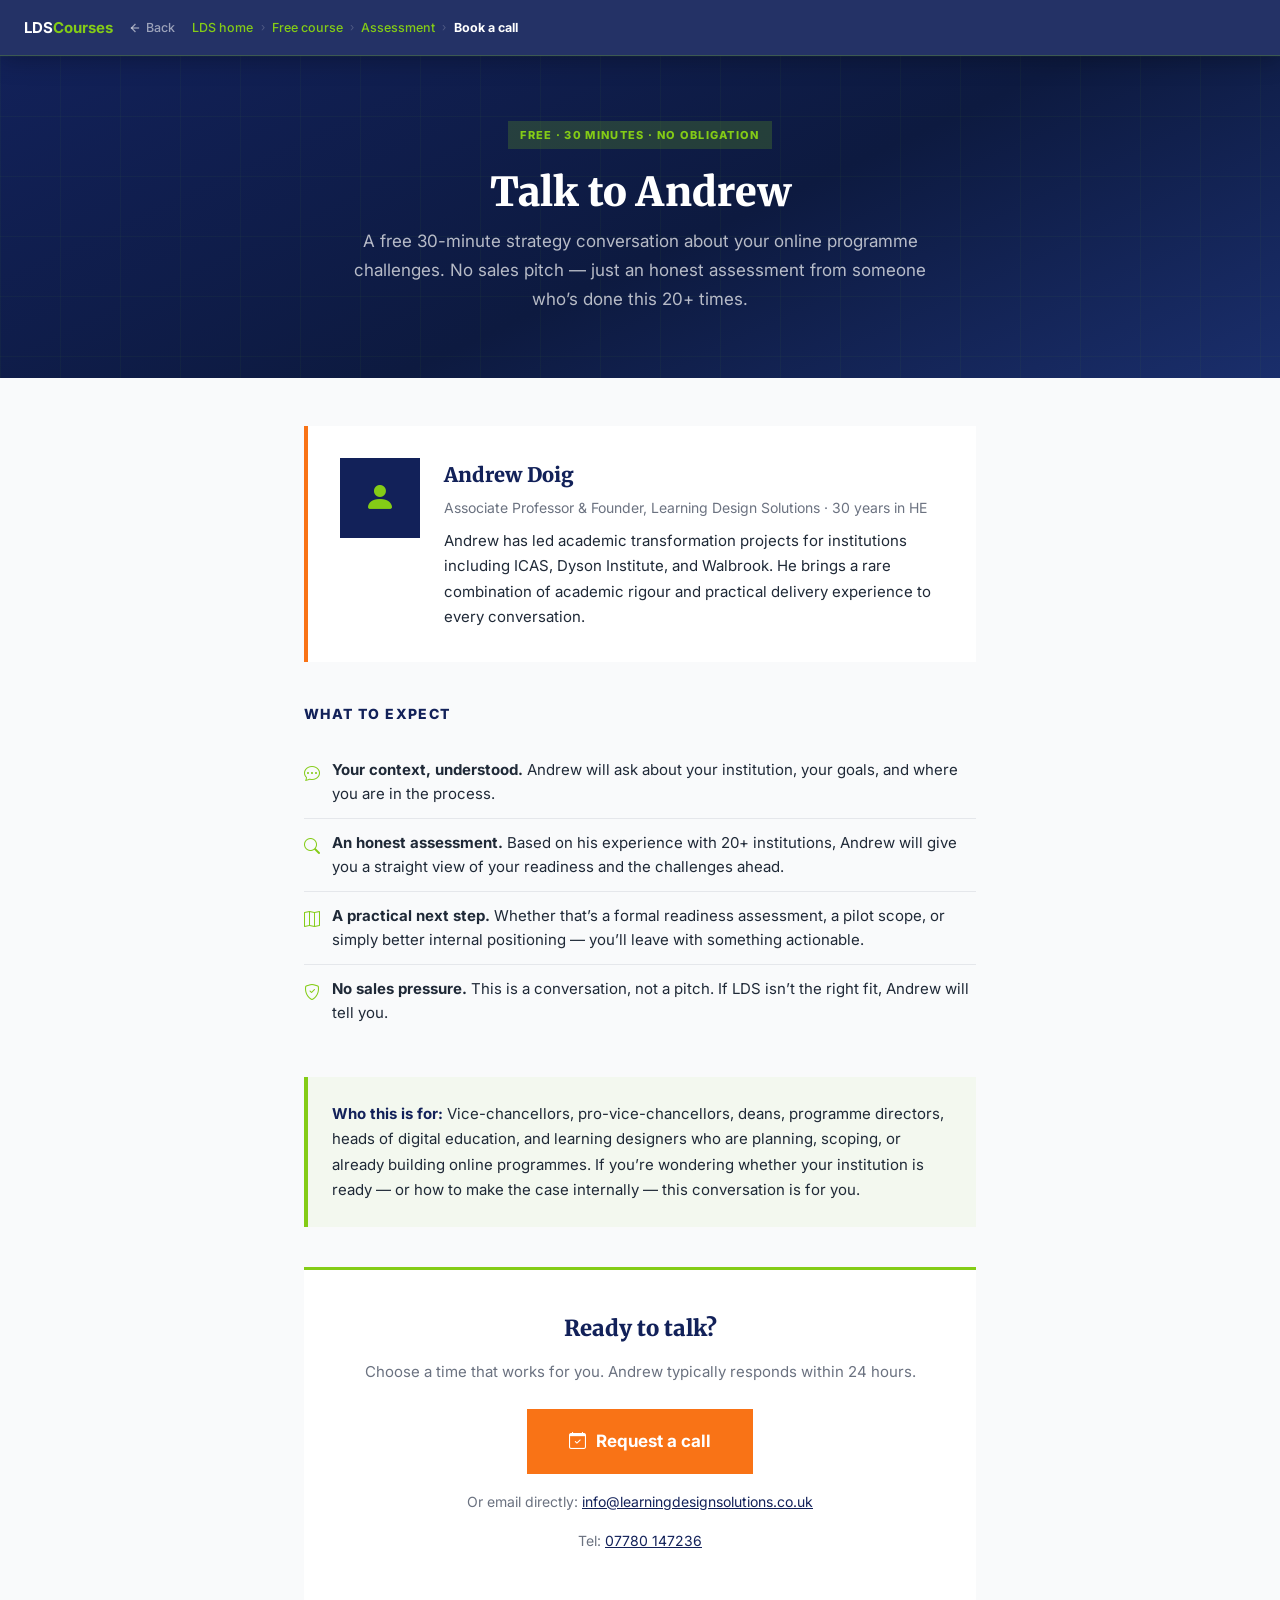
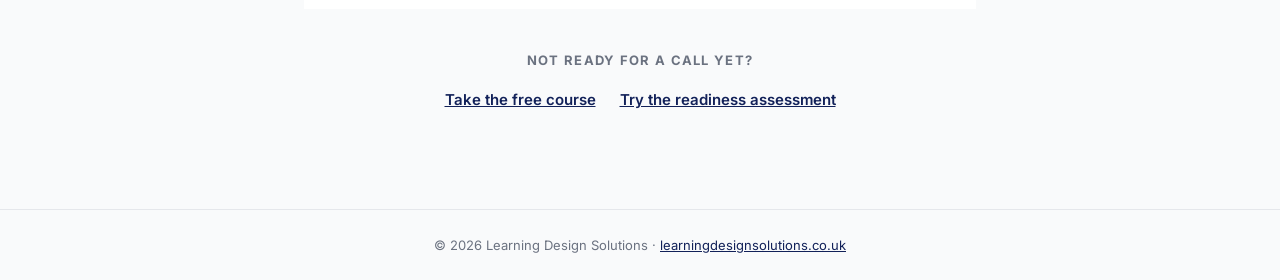
<file: book-a-call.html>
<!DOCTYPE html>
<html lang="en-GB">
<head>
    <meta charset="UTF-8">
    <meta name="viewport" content="width=device-width, initial-scale=1.0">
    <title>Talk to Andrew — Learning Design Solutions</title>
    <meta name="description" content="Book a free 30-minute strategy call with Andrew Doig. Discuss your online programme challenges and explore how LDS can help.">
    <link href="https://cdn.jsdelivr.net/npm/bootstrap@5.3.2/dist/css/bootstrap.min.css" rel="stylesheet">
    <link href="https://cdn.jsdelivr.net/npm/bootstrap-icons@1.11.3/font/bootstrap-icons.min.css" rel="stylesheet">
    <link rel="preconnect" href="https://fonts.googleapis.com">
    <link rel="preconnect" href="https://fonts.gstatic.com" crossorigin>
    <link href="https://fonts.googleapis.com/css2?family=Inter:wght@400;500;600;700;800;900&family=Merriweather:ital,wght@0,700;0,900;1,700&display=swap" rel="stylesheet">

    <style>
        :root {
            --lds-navy:      #122159;
            --lds-navy-dark: #0d1a40;
            --lds-green:     #84cc16;
            --lds-orange:    #f97316;
            --lds-dark:      #1f2937;
            --lds-muted:     #6b7280;
            --lds-border:    #e5e7eb;
            --lds-light:     #f9fafb;
            --lds-white:     #ffffff;
            --font-body:     'Inter', -apple-system, BlinkMacSystemFont, sans-serif;
            --font-display:  'Merriweather', serif;
        }

        *, *::before, *::after { border-radius: 0 !important; }
        html { scroll-behavior: smooth; }
        body { font-family: var(--font-body); font-size: 1rem; line-height: 1.7; color: var(--lds-dark); background-color: var(--lds-light); margin: 0; }
        h1, h2, h3, h4 { font-family: var(--font-display); line-height: 1.25; }

        /* ---- App header ---- */
        .app-header {
            background-color: rgba(18, 33, 89, 0.92);
            backdrop-filter: blur(16px); -webkit-backdrop-filter: blur(16px);
            border-bottom: 1px solid rgba(132, 204, 22, 0.25);
            box-shadow: 0 4px 24px rgba(0, 0, 0, 0.28);
            display: flex; align-items: center; justify-content: space-between;
            padding: 0.5rem 1.5rem; min-height: 56px; z-index: 10;
            position: sticky; top: 0;
        }
        .app-header__left { display: flex; align-items: center; gap: 1rem; }
        .app-header__brand { display: flex; align-items: center; text-decoration: none; font-family: var(--font-body); font-size: 0.9375rem; font-weight: 700; color: var(--lds-white); white-space: nowrap; }
        .app-header__brand span { color: var(--lds-green); }
        .app-header__brand:hover { color: var(--lds-green); }
        .app-header__nav { display: flex; align-items: center; gap: 0.25rem; }
        .app-header__meta { font-size: 0.75rem; color: rgba(255,255,255,0.4); display: none; }
        @media (max-width: 640px) { .app-header__nav { display: none; } .app-header__meta { display: block; } }

        /* ---- Journey breadcrumb ---- */
        .journey-breadcrumb { display: flex; align-items: center; gap: 0; list-style: none; margin: 0; padding: 0; }
        .journey-breadcrumb__item { display: flex; align-items: center; gap: 0; }
        .journey-breadcrumb__sep { color: rgba(255,255,255,0.2); font-size: 0.7rem; padding: 0 0.35rem; flex-shrink: 0; user-select: none; }
        .journey-breadcrumb__link, .journey-breadcrumb__current, .journey-breadcrumb__future { font-size: 0.78rem; font-weight: 500; white-space: nowrap; text-decoration: none; padding: 0.25rem 0.1rem; transition: color 0.15s; }
        .journey-breadcrumb__link { color: var(--lds-green); }
        .journey-breadcrumb__link:hover { color: #a3e635; text-decoration: underline; }
        .journey-breadcrumb__current { color: var(--lds-white); font-weight: 700; }
        .journey-breadcrumb__future { color: rgba(255,255,255,0.28); cursor: default; }
        .journey-breadcrumb__back { display: flex; align-items: center; gap: 0.3rem; color: rgba(255,255,255,0.55); font-size: 0.78rem; font-weight: 500; text-decoration: none; margin-right: 0.75rem; transition: color 0.15s; cursor: pointer; background: none; border: none; padding: 0; }
        .journey-breadcrumb__back:hover { color: var(--lds-white); }
        @media (max-width: 640px) { .journey-breadcrumb__item--hide-mobile { display: none; } .journey-breadcrumb__sep--hide-mobile { display: none; } }

        /* ---- Hero ---- */
        .call-hero {
            background: linear-gradient(155deg, var(--lds-navy) 0%, #0d1a40 55%, #1a2e6b 100%);
            position: relative; overflow: hidden;
            padding: 4rem 2rem; text-align: center;
            color: var(--lds-white);
        }
        .call-hero::before {
            content: ''; position: absolute; inset: 0;
            background-image: linear-gradient(rgba(132,204,22,0.04) 1px, transparent 1px), linear-gradient(90deg, rgba(132,204,22,0.04) 1px, transparent 1px);
            background-size: 60px 60px; pointer-events: none;
        }
        .call-hero__badge { display: inline-block; background-color: rgba(132,204,22,0.2); color: var(--lds-green); font-size: 0.6875rem; font-weight: 800; letter-spacing: 0.12em; text-transform: uppercase; padding: 0.3rem 0.75rem; margin-bottom: 1.25rem; position: relative; }
        .call-hero__title { font-family: var(--font-display); font-weight: 900; font-size: clamp(1.5rem, 4vw, 2.5rem); line-height: 1.15; margin-bottom: 0.75rem; position: relative; }
        .call-hero__subtitle { font-size: 1.0625rem; color: rgba(255,255,255,0.7); max-width: 600px; margin: 0 auto; position: relative; line-height: 1.7; }

        /* ---- Content sections ---- */
        .call-section { max-width: 720px; margin: 0 auto; padding: 3rem 1.5rem; }

        .call-author {
            display: flex; align-items: flex-start; gap: 1.5rem;
            padding: 2rem; background: var(--lds-white);
            border-left: 4px solid var(--lds-orange);
            margin-bottom: 2.5rem;
        }
        .call-author__avatar { width: 80px; height: 80px; background-color: var(--lds-navy); display: flex; align-items: center; justify-content: center; flex-shrink: 0; color: var(--lds-green); font-size: 2rem; }
        .call-author__name { font-family: var(--font-display); font-weight: 900; font-size: 1.25rem; color: var(--lds-navy); margin-bottom: 0.25rem; }
        .call-author__role { font-size: 0.875rem; color: var(--lds-muted); margin-bottom: 0.5rem; }
        .call-author__bio { font-size: 0.9375rem; color: var(--lds-dark); line-height: 1.7; margin: 0; }

        @media (max-width: 575.98px) { .call-author { flex-direction: column; align-items: center; text-align: center; } }

        .call-what-to-expect { margin-bottom: 2.5rem; }
        .call-what-to-expect__title { font-family: var(--font-body); font-size: 0.875rem; font-weight: 800; text-transform: uppercase; letter-spacing: 0.1em; color: var(--lds-navy); margin-bottom: 1.25rem; }
        .call-what-to-expect__list { list-style: none; padding: 0; margin: 0; }
        .call-what-to-expect__list li { display: flex; align-items: flex-start; gap: 0.75rem; font-size: 0.9375rem; color: var(--lds-dark); padding: 0.75rem 0; border-bottom: 1px solid var(--lds-border); line-height: 1.6; }
        .call-what-to-expect__list li:last-child { border-bottom: none; }
        .call-what-to-expect__list li i { color: var(--lds-green); flex-shrink: 0; margin-top: 0.2em; font-size: 1rem; }

        .call-reassurance { background-color: rgba(132,204,22,0.05); border-left: 4px solid var(--lds-green); padding: 1.5rem; margin-bottom: 2.5rem; }
        .call-reassurance p { font-size: 0.9375rem; color: var(--lds-dark); line-height: 1.7; margin: 0; }
        .call-reassurance strong { color: var(--lds-navy); }

        /* ---- CTA area ---- */
        .call-cta { text-align: center; padding: 2.5rem 2rem; background: var(--lds-white); border-top: 3px solid var(--lds-green); margin-bottom: 2.5rem; }
        .call-cta__title { font-family: var(--font-display); font-weight: 900; font-size: 1.375rem; color: var(--lds-navy); margin-bottom: 0.75rem; }
        .call-cta__text { font-size: 0.9375rem; color: var(--lds-muted); margin-bottom: 1.5rem; }

        .call-cta__btn {
            display: inline-flex; align-items: center; gap: 0.625rem;
            background-color: var(--lds-orange); color: var(--lds-white);
            padding: 1rem 2.5rem;
            font-family: var(--font-body); font-size: 1.0625rem; font-weight: 700;
            text-decoration: none; border: 2px solid var(--lds-orange);
            transition: background-color 0.2s, border-color 0.2s;
        }
        .call-cta__btn:hover { background-color: #ea6c0a; border-color: #ea6c0a; color: var(--lds-white); }

        .call-cta__email { font-size: 0.875rem; color: var(--lds-muted); margin-top: 1rem; }
        .call-cta__email a { color: var(--lds-navy); text-decoration: underline; }

        /* ---- Alt actions ---- */
        .call-alternatives { text-align: center; margin-bottom: 3rem; }
        .call-alternatives__title { font-size: 0.8125rem; font-weight: 700; text-transform: uppercase; letter-spacing: 0.1em; color: var(--lds-muted); margin-bottom: 1rem; }
        .call-alternatives__links { display: flex; justify-content: center; gap: 1.5rem; flex-wrap: wrap; }
        .call-alternatives__link { font-size: 0.9375rem; color: var(--lds-navy); text-decoration: underline; font-weight: 600; }
        .call-alternatives__link:hover { color: var(--lds-orange); }

        /* ---- Footer ---- */
        .call-footer { padding: 1.5rem; text-align: center; font-size: 0.8125rem; color: var(--lds-muted); border-top: 1px solid var(--lds-border); }
    </style>
</head>

<body>

    <header class="app-header" role="banner">
        <div class="app-header__left">
            <a href="index.html" class="app-header__brand">LDS <span>Courses</span></a>
            <nav class="app-header__nav" aria-label="Journey progress" id="journey-nav"></nav>
        </div>
        <span class="app-header__meta">Talk to Andrew</span>
    </header>

    <section class="call-hero" aria-labelledby="hero-title">
        <div class="call-hero__badge">Free &middot; 30 minutes &middot; No obligation</div>
        <h1 class="call-hero__title" id="hero-title">Talk to Andrew</h1>
        <p class="call-hero__subtitle">A free 30-minute strategy conversation about your online programme challenges. No sales pitch &mdash; just an honest assessment from someone who&rsquo;s done this 20+ times.</p>
    </section>

    <div class="call-section">

        <div class="call-author">
            <div class="call-author__avatar" aria-hidden="true"><i class="bi bi-person-fill"></i></div>
            <div>
                <p class="call-author__name">Andrew Doig</p>
                <p class="call-author__role">Associate Professor &amp; Founder, Learning Design Solutions &middot; 30 years in HE</p>
                <p class="call-author__bio">Andrew has led academic transformation projects for institutions including ICAS, Dyson Institute, and Walbrook. He brings a rare combination of academic rigour and practical delivery experience to every conversation.</p>
            </div>
        </div>

        <div class="call-what-to-expect">
            <p class="call-what-to-expect__title">What to expect</p>
            <ul class="call-what-to-expect__list">
                <li><i class="bi bi-chat-dots" aria-hidden="true"></i><span><strong>Your context, understood.</strong> Andrew will ask about your institution, your goals, and where you are in the process.</span></li>
                <li><i class="bi bi-search" aria-hidden="true"></i><span><strong>An honest assessment.</strong> Based on his experience with 20+ institutions, Andrew will give you a straight view of your readiness and the challenges ahead.</span></li>
                <li><i class="bi bi-map" aria-hidden="true"></i><span><strong>A practical next step.</strong> Whether that&rsquo;s a formal readiness assessment, a pilot scope, or simply better internal positioning &mdash; you&rsquo;ll leave with something actionable.</span></li>
                <li><i class="bi bi-shield-check" aria-hidden="true"></i><span><strong>No sales pressure.</strong> This is a conversation, not a pitch. If LDS isn&rsquo;t the right fit, Andrew will tell you.</span></li>
            </ul>
        </div>

        <div class="call-reassurance">
            <p><strong>Who this is for:</strong> Vice-chancellors, pro-vice-chancellors, deans, programme directors, heads of digital education, and learning designers who are planning, scoping, or already building online programmes. If you&rsquo;re wondering whether your institution is ready &mdash; or how to make the case internally &mdash; this conversation is for you.</p>
        </div>

        <div class="call-cta">
            <p class="call-cta__title">Ready to talk?</p>
            <p class="call-cta__text">Choose a time that works for you. Andrew typically responds within 24 hours.</p>
            <a href="mailto:info@learningdesignsolutions.co.uk?subject=Strategy%20call%20request" class="call-cta__btn">
                <i class="bi bi-calendar-check" aria-hidden="true"></i>
                Request a call
            </a>
            <p class="call-cta__email">Or email directly: <a href="mailto:info@learningdesignsolutions.co.uk">info@learningdesignsolutions.co.uk</a></p>
            <p class="call-cta__email">Tel: <a href="tel:+4407780147236">07780 147236</a></p>
        </div>

        <div class="call-alternatives">
            <p class="call-alternatives__title">Not ready for a call yet?</p>
            <div class="call-alternatives__links">
                <a href="tier1-course.html" class="call-alternatives__link">Take the free course</a>
                <a href="tier2-assessment.html" class="call-alternatives__link">Try the readiness assessment</a>
            </div>
        </div>

    </div>

    <footer class="call-footer" role="contentinfo">
        &copy; 2026 Learning Design Solutions &middot; <a href="https://www.learningdesignsolutions.co.uk/" style="color:var(--lds-navy);">learningdesignsolutions.co.uk</a>
    </footer>

    <script>
    (function () {
        'use strict';

        var JOURNEY_STEPS = [
            { id: 'home',       label: 'LDS home',      href: 'index.html' },
            { id: 'course',     label: 'Free course',   href: 'tier1-course.html' },
            { id: 'assessment', label: 'Assessment',     href: 'tier2-assessment.html' },
            { id: 'call',       label: 'Book a call',    href: null }
        ];

        var currentIdx = 3;

        function renderBreadcrumb() {
            var nav = document.getElementById('journey-nav');
            if (!nav) return;

            var html = '<button class="journey-breadcrumb__back" id="breadcrumb-back-btn" aria-label="Go back">'
                     + '<svg width="12" height="12" viewBox="0 0 24 24" fill="none" stroke="currentColor" stroke-width="2.5" stroke-linecap="square" aria-hidden="true"><line x1="19" y1="12" x2="5" y2="12"/><polyline points="12 19 5 12 12 5"/></svg>'
                     + ' Back'
                     + '</button>';

            html += '<ol class="journey-breadcrumb" aria-label="Your journey">';

            JOURNEY_STEPS.forEach(function (step, idx) {
                var isFirst = (idx === 0);
                var isCurrent = (idx === currentIdx);
                var isPast = (idx < currentIdx);
                var hideOnMobile = (!isCurrent && idx !== currentIdx - 1);

                var itemClass = 'journey-breadcrumb__item' + (hideOnMobile ? ' journey-breadcrumb__item--hide-mobile' : '');
                html += '<li class="' + itemClass + '">';

                if (!isFirst) {
                    var sepClass = 'journey-breadcrumb__sep' + (hideOnMobile ? ' journey-breadcrumb__sep--hide-mobile' : '');
                    html += '<span class="' + sepClass + '" aria-hidden="true">&#8250;</span>';
                }

                if (isPast && step.href) {
                    html += '<a href="' + step.href + '" class="journey-breadcrumb__link">' + step.label + '</a>';
                } else if (isCurrent) {
                    html += '<span class="journey-breadcrumb__current" aria-current="step">' + step.label + '</span>';
                } else {
                    html += '<span class="journey-breadcrumb__future">' + step.label + '</span>';
                }

                html += '</li>';
            });

            html += '</ol>';
            nav.textContent = '';
            nav.insertAdjacentHTML('beforeend', html);

            var backBtn = document.getElementById('breadcrumb-back-btn');
            if (backBtn) {
                backBtn.addEventListener('click', function () {
                    /* Go back to the previous step — assessment if they came from there, otherwise course */
                    if (document.referrer && document.referrer.indexOf('tier2-assessment') !== -1) {
                        window.location.href = 'tier2-assessment.html';
                    } else if (document.referrer && document.referrer.indexOf('tier1-course') !== -1) {
                        window.location.href = 'tier1-course.html';
                    } else {
                        window.location.href = 'tier1-course.html';
                    }
                });
            }
        }

        renderBreadcrumb();
    })();
    </script>

</body>
</html>
</file>
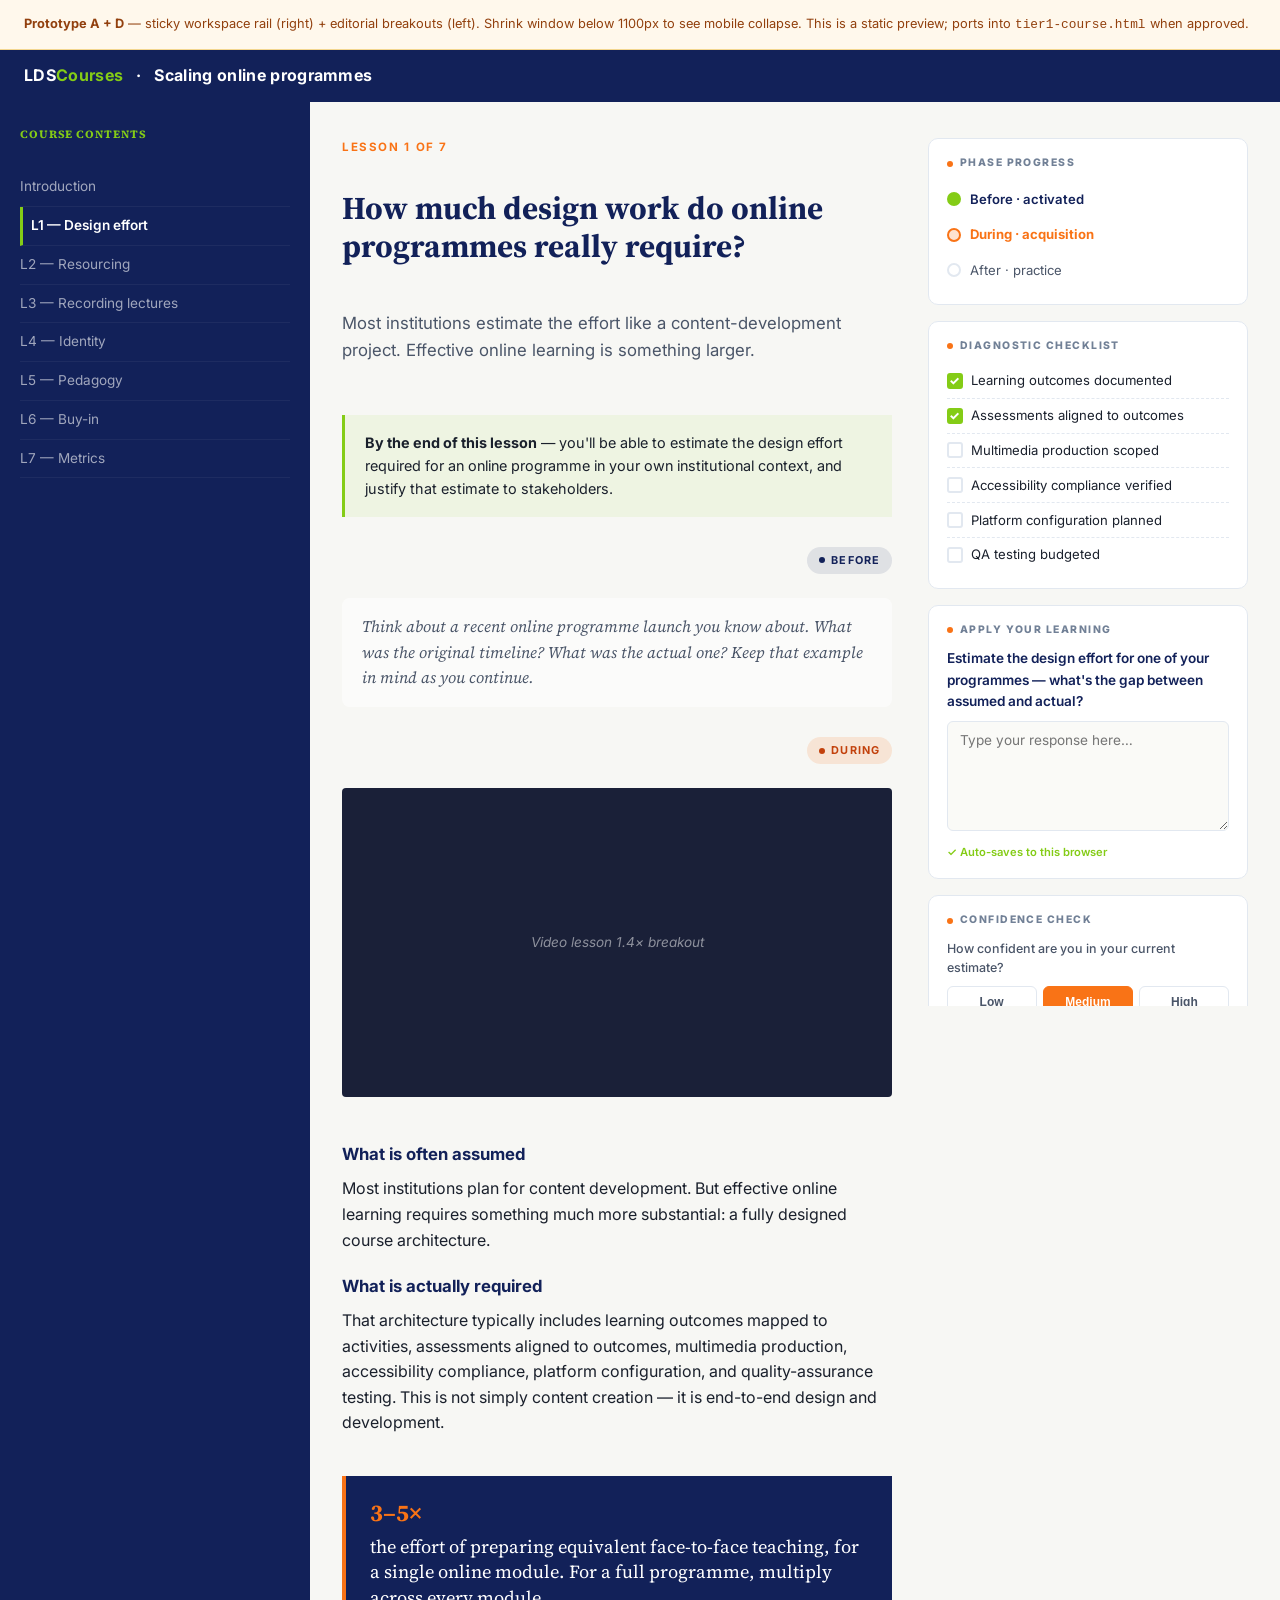
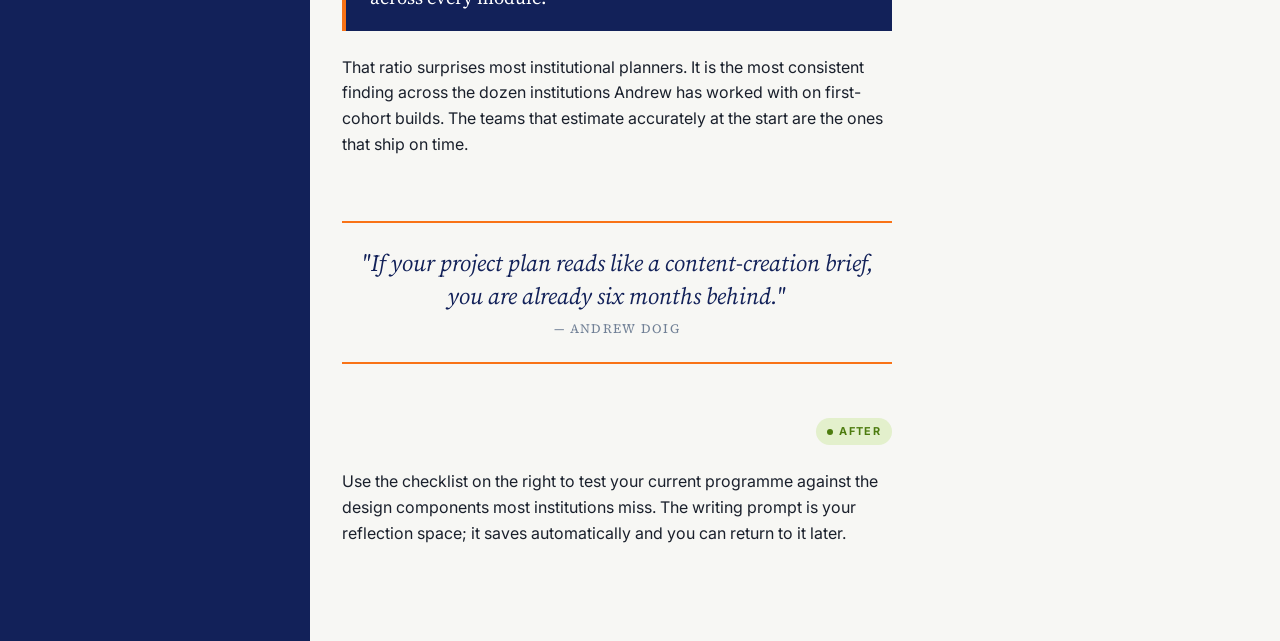
<file: course-layout-variants.html>
<!doctype html>
<html lang="en">
<head>
<meta charset="utf-8">
<meta name="viewport" content="width=device-width,initial-scale=1">
<title>Course layout — A+D prototype</title>
<link href="https://fonts.googleapis.com/css2?family=Inter:wght@400;500;600;700;800&family=Source+Serif+Pro:ital,wght@0,400;0,600;0,700;1,400&display=swap" rel="stylesheet">
<style>
:root {
  --lds-navy: #122159;
  --lds-orange: #f97316;
  --lds-green: #84cc16;
  --lds-white: #fff;
  --lds-bg: #f7f7f4;
  --lds-light: #f2f0ea;
  --lds-mid: #4a5568;
  --lds-border: #e2e8f0;
  --lds-ink: #1a202c;
  --lds-muted: #718096;
  --font-sans: 'Inter', system-ui, sans-serif;
  --font-display: 'Source Serif Pro', Georgia, serif;
}
* { box-sizing: border-box; }
body { margin: 0; font-family: var(--font-sans); color: var(--lds-ink); background: var(--lds-bg); line-height: 1.6; }

/* ======= App shell mimicking the real course (sidebar + main) ======= */
.app-header {
  background: var(--lds-navy); color: #fff; padding: 0.85rem 1.5rem;
  font-weight: 700; letter-spacing: 0.02em;
}
.app-shell { display: grid; grid-template-columns: 310px 1fr; min-height: 100vh; }
.sidebar { background: var(--lds-navy); color: #fff; padding: 1.5rem 1.25rem; }
.sidebar h2 { font-family: var(--font-display); font-size: 1rem; margin: 0 0 1.5rem; color: var(--lds-green); text-transform: uppercase; letter-spacing: 0.08em; font-size: 0.7rem; }
.sidebar ul { list-style: none; padding: 0; margin: 0; }
.sidebar li { padding: 0.5rem 0; font-size: 0.85rem; color: rgba(255,255,255,0.6); border-bottom: 1px solid rgba(255,255,255,0.05); }
.sidebar li.active { color: #fff; font-weight: 600; border-left: 3px solid var(--lds-green); padding-left: 0.5rem; }

/* ============================================================
   VARIANT A+D: editorial breakouts + sticky workspace rail
   Main = 12-col grid that allows breakouts; Rail = sticky right
============================================================ */
.lesson-region {
  display: grid;
  grid-template-columns: minmax(0, 1fr) 320px;
  gap: 2.25rem;
  max-width: 1400px;
  padding: 2.25rem 2rem 5rem;
  margin: 0 auto;
}

@media (max-width: 1100px) {
  .lesson-region { grid-template-columns: 1fr; }
  .workspace-rail { position: static !important; max-height: none !important; }
}

/* ---- LEFT: editorial body (Variant D) ---- */
.lesson-body-editorial {
  display: grid;
  grid-template-columns:
    [full-start] minmax(1rem, 1fr)
    [hang-start] 8rem
    [main-start] minmax(0, 65ch) [main-end]
    [break-end] minmax(0, 18rem) [hang-end]
    minmax(1rem, 1fr) [full-end];
  row-gap: 1.5rem;
}
.lesson-body-editorial > * { grid-column: main; }
.lesson-body-editorial > .full   { grid-column: full;  }
.lesson-body-editorial > .break  { grid-column: main-start / break-end; }
.lesson-body-editorial > .hang   { grid-column: hang;  }

/* Hanging phase chip in left margin */
.phase-hang {
  display: flex;
  justify-content: flex-end;
  align-items: flex-start;
  padding-top: 0.4rem;
}
.phase-chip {
  display: inline-flex;
  align-items: center;
  gap: 0.4rem;
  padding: 0.3rem 0.7rem;
  border-radius: 999px;
  font-size: 0.68rem;
  font-weight: 700;
  letter-spacing: 0.12em;
  text-transform: uppercase;
}
.phase-chip::before {
  content: ''; width: 6px; height: 6px; border-radius: 50%; background: currentColor;
}
.phase-chip--before { background: rgba(18,33,89,0.10); color: var(--lds-navy); }
.phase-chip--during { background: rgba(249,115,22,0.14); color: #c2410c; }
.phase-chip--after  { background: rgba(132,204,22,0.18); color: #4d7c0f; }

.lesson-eyebrow {
  font-size: 0.72rem; font-weight: 700; letter-spacing: 0.14em; text-transform: uppercase;
  color: var(--lds-orange); margin: 0 0 0.5rem;
}
.lesson-title {
  font-family: var(--font-display); font-size: 2rem; line-height: 1.2; color: var(--lds-navy); margin: 0 0 1.25rem;
}
.lesson-subtitle { color: var(--lds-mid); font-size: 1.05rem; margin: 0 0 1.75rem; }
.lesson-outcomes {
  background: rgba(132,204,22,0.08); border-left: 3px solid var(--lds-green);
  padding: 1rem 1.25rem; font-size: 0.9rem;
}

.video-break {
  position: relative;
  background: #1a2038;
  padding-top: 56.25%;
  border-radius: 4px;
  overflow: hidden;
}
.video-break::after {
  content: 'Video lesson 1.4× breakout';
  position: absolute; inset: 0;
  display: flex; align-items: center; justify-content: center;
  color: rgba(255,255,255,0.5); font-size: 0.85rem; font-style: italic;
}

.prose p { margin: 0 0 1rem; }
.prose h3 { font-size: 1.05rem; font-weight: 700; color: var(--lds-navy); margin: 1.25rem 0 0.5rem; }

.stat-break {
  background: var(--lds-navy);
  color: #fff;
  padding: 1.25rem 1.5rem;
  border-left: 4px solid var(--lds-orange);
  font-family: var(--font-display);
  font-size: 1.15rem;
  line-height: 1.4;
}
.stat-break strong { color: var(--lds-orange); font-size: 1.5rem; display: block; margin-bottom: 0.25rem; }

.pull-full {
  font-family: var(--font-display);
  font-size: 1.45rem;
  line-height: 1.4;
  color: var(--lds-navy);
  font-style: italic;
  border-top: 2px solid var(--lds-orange);
  border-bottom: 2px solid var(--lds-orange);
  padding: 1.5rem 0;
  text-align: center;
  margin: 1.5rem 0;
}
.pull-full cite { display: block; font-style: normal; font-size: 0.8rem; letter-spacing: 0.1em; text-transform: uppercase; color: var(--lds-muted); margin-top: 0.5rem; }

.phase-prompt {
  background: rgba(255,255,255,0.6);
  border-radius: 8px;
  padding: 1rem 1.25rem;
  font-style: italic;
  color: var(--lds-mid);
  font-family: var(--font-display);
}

/* ---- RIGHT: sticky workspace rail (Variant A) ---- */
.workspace-rail {
  position: sticky;
  top: 1rem;
  align-self: start;
  max-height: calc(100vh - 2rem);
  overflow-y: auto;
  display: flex;
  flex-direction: column;
  gap: 1rem;
  font-size: 0.85rem;
}

.rail-card {
  background: #fff;
  border: 1px solid var(--lds-border);
  border-radius: 10px;
  padding: 1rem 1.1rem;
}
.rail-card__head {
  display: flex; align-items: center; gap: 0.45rem;
  font-size: 0.65rem; font-weight: 800; letter-spacing: 0.14em; text-transform: uppercase;
  color: var(--lds-muted);
  margin: 0 0 0.6rem;
}
.rail-card__head::before {
  content: ''; width: 6px; height: 6px; border-radius: 50%; background: var(--lds-orange);
}

/* Phase progress in rail */
.phase-progress { list-style: none; padding: 0; margin: 0; }
.phase-progress li {
  display: flex; align-items: center; gap: 0.6rem;
  padding: 0.45rem 0;
  font-size: 0.82rem;
  color: var(--lds-mid);
}
.phase-progress li.done   { color: var(--lds-navy); font-weight: 600; }
.phase-progress li.active { color: var(--lds-orange); font-weight: 700; }
.phase-progress__dot {
  width: 14px; height: 14px; border-radius: 50%;
  border: 2px solid var(--lds-border); flex-shrink: 0;
}
.phase-progress li.done .phase-progress__dot   { background: var(--lds-green); border-color: var(--lds-green); }
.phase-progress li.active .phase-progress__dot { border-color: var(--lds-orange); background: rgba(249,115,22,0.2); }

/* Writing prompt */
.rail-prompt-q {
  font-size: 0.85rem; color: var(--lds-navy); font-weight: 600;
  margin: 0 0 0.5rem;
}
.rail-textarea {
  width: 100%; min-height: 110px;
  border: 1px solid var(--lds-border); border-radius: 6px;
  padding: 0.6rem 0.75rem; font-family: inherit; font-size: 0.85rem;
  resize: vertical; background: #fafaf7;
}
.rail-textarea:focus { outline: 2px solid var(--lds-orange); outline-offset: 1px; }
.rail-saved {
  font-size: 0.7rem; color: var(--lds-green); margin: 0.4rem 0 0; font-weight: 600;
}

/* Diagnostic checklist */
.rail-checklist { list-style: none; padding: 0; margin: 0; }
.rail-checklist li {
  display: flex; align-items: flex-start; gap: 0.5rem;
  padding: 0.4rem 0; border-bottom: 1px dashed var(--lds-border);
  font-size: 0.82rem;
}
.rail-checklist li:last-child { border-bottom: 0; }
.rail-checkbox {
  width: 16px; height: 16px; border: 2px solid var(--lds-border); border-radius: 3px;
  flex-shrink: 0; margin-top: 0.15rem;
  display: inline-flex; align-items: center; justify-content: center;
  font-size: 0.75rem; color: #fff; font-weight: 800;
}
.rail-checkbox.checked { background: var(--lds-green); border-color: var(--lds-green); }
.rail-checkbox.checked::after { content: '✓'; }

/* Confidence */
.rail-confidence-buttons { display: flex; gap: 0.4rem; }
.rail-confidence-buttons button {
  flex: 1; padding: 0.45rem 0.5rem; font-size: 0.75rem; font-weight: 600;
  border: 1px solid var(--lds-border); background: #fff; border-radius: 6px;
  cursor: pointer; color: var(--lds-mid);
}
.rail-confidence-buttons button.selected {
  background: var(--lds-orange); border-color: var(--lds-orange); color: #fff;
}

/* Lesson meta footer in rail */
.rail-meta {
  font-size: 0.72rem; color: var(--lds-muted); padding: 0.5rem 0; margin-top: 0.25rem;
  border-top: 1px solid var(--lds-border);
}
.rail-meta strong { color: var(--lds-navy); }

/* Page intro for the variant doc */
.demo-banner {
  background: #fff8ec; border-bottom: 1px solid #f3d68f; padding: 0.85rem 1.5rem;
  font-size: 0.8rem; color: #92400e;
}

</style>
</head>
<body>
<div class="demo-banner"><strong>Prototype A + D</strong> — sticky workspace rail (right) + editorial breakouts (left). Shrink window below 1100px to see mobile collapse. This is a static preview; ports into <code>tier1-course.html</code> when approved.</div>
<div class="app-header">LDS<span style="color: var(--lds-green)">Courses</span> &nbsp; · &nbsp; Scaling online programmes</div>

<div class="app-shell">

  <!-- Existing sidebar (unchanged from production) -->
  <aside class="sidebar">
    <h2>Course contents</h2>
    <ul>
      <li>Introduction</li>
      <li class="active">L1 — Design effort</li>
      <li>L2 — Resourcing</li>
      <li>L3 — Recording lectures</li>
      <li>L4 — Identity</li>
      <li>L5 — Pedagogy</li>
      <li>L6 — Buy-in</li>
      <li>L7 — Metrics</li>
    </ul>
  </aside>

  <!-- Main lesson region: editorial body + workspace rail -->
  <main class="lesson-region">

    <!-- ============== EDITORIAL BODY (Variant D) ============== -->
    <article class="lesson-body-editorial">

      <!-- Header -->
      <p class="lesson-eyebrow">Lesson 1 of 7</p>
      <h1 class="lesson-title">How much design work do online programmes really require?</h1>
      <p class="lesson-subtitle">Most institutions estimate the effort like a content-development project. Effective online learning is something larger.</p>
      <div class="lesson-outcomes"><strong>By the end of this lesson</strong> — you'll be able to estimate the design effort required for an online programme in your own institutional context, and justify that estimate to stakeholders.</div>

      <!-- BEFORE phase, hanging chip in left margin -->
      <div class="hang phase-hang"><span class="phase-chip phase-chip--before">Before</span></div>
      <div class="phase-prompt">Think about a recent online programme launch you know about. What was the original timeline? What was the actual one? Keep that example in mind as you continue.</div>

      <!-- DURING phase: hanging chip + breakout video -->
      <div class="hang phase-hang"><span class="phase-chip phase-chip--during">During</span></div>
      <div class="break video-break" role="img" aria-label="Lesson video — placeholder"></div>

      <div class="prose">
        <h3>What is often assumed</h3>
        <p>Most institutions plan for content development. But effective online learning requires something much more substantial: a fully designed course architecture.</p>
        <h3>What is actually required</h3>
        <p>That architecture typically includes learning outcomes mapped to activities, assessments aligned to outcomes, multimedia production, accessibility compliance, platform configuration, and quality-assurance testing. This is not simply content creation — it is end-to-end design and development.</p>
      </div>

      <!-- Stat breakout floats slightly wider into right margin -->
      <aside class="break stat-break">
        <strong>3–5×</strong>
        the effort of preparing equivalent face-to-face teaching, for a single online module. For a full programme, multiply across every module.
      </aside>

      <div class="prose">
        <p>That ratio surprises most institutional planners. It is the most consistent finding across the dozen institutions Andrew has worked with on first-cohort builds. The teams that estimate accurately at the start are the ones that ship on time.</p>
      </div>

      <!-- Full-width pull quote -->
      <blockquote class="full pull-full">
        "If your project plan reads like a content-creation brief, you are already six months behind."
        <cite>— Andrew Doig</cite>
      </blockquote>

      <!-- AFTER phase, hanging chip + checklist + writing prompt would live in rail -->
      <div class="hang phase-hang"><span class="phase-chip phase-chip--after">After</span></div>
      <div class="prose">
        <p>Use the checklist on the right to test your current programme against the design components most institutions miss. The writing prompt is your reflection space; it saves automatically and you can return to it later.</p>
      </div>

    </article>

    <!-- ============== WORKSPACE RAIL (Variant A) ============== -->
    <aside class="workspace-rail" aria-label="Lesson workspace">

      <div class="rail-card">
        <p class="rail-card__head">Phase progress</p>
        <ul class="phase-progress">
          <li class="done">     <span class="phase-progress__dot"></span> Before · activated</li>
          <li class="active">   <span class="phase-progress__dot"></span> During · acquisition</li>
          <li>                  <span class="phase-progress__dot"></span> After · practice</li>
        </ul>
      </div>

      <div class="rail-card">
        <p class="rail-card__head">Diagnostic checklist</p>
        <ul class="rail-checklist">
          <li><span class="rail-checkbox checked"></span> Learning outcomes documented</li>
          <li><span class="rail-checkbox checked"></span> Assessments aligned to outcomes</li>
          <li><span class="rail-checkbox"></span> Multimedia production scoped</li>
          <li><span class="rail-checkbox"></span> Accessibility compliance verified</li>
          <li><span class="rail-checkbox"></span> Platform configuration planned</li>
          <li><span class="rail-checkbox"></span> QA testing budgeted</li>
        </ul>
      </div>

      <div class="rail-card">
        <p class="rail-card__head">Apply your learning</p>
        <p class="rail-prompt-q">Estimate the design effort for one of your programmes — what's the gap between assumed and actual?</p>
        <textarea class="rail-textarea" placeholder="Type your response here…"></textarea>
        <p class="rail-saved">✓ Auto-saves to this browser</p>
      </div>

      <div class="rail-card">
        <p class="rail-card__head">Confidence check</p>
        <p class="rail-prompt-q" style="font-size: 0.78rem; font-weight: 500; color: var(--lds-mid);">How confident are you in your current estimate?</p>
        <div class="rail-confidence-buttons">
          <button>Low</button>
          <button class="selected">Medium</button>
          <button>High</button>
        </div>
      </div>

      <div class="rail-meta">
        <strong>~4 min read</strong> · 1 video · 1 prompt<br>
        Next: <strong>L2 — Resourcing</strong>
      </div>

    </aside>

  </main>
</div>

</body>
</html>
</file>
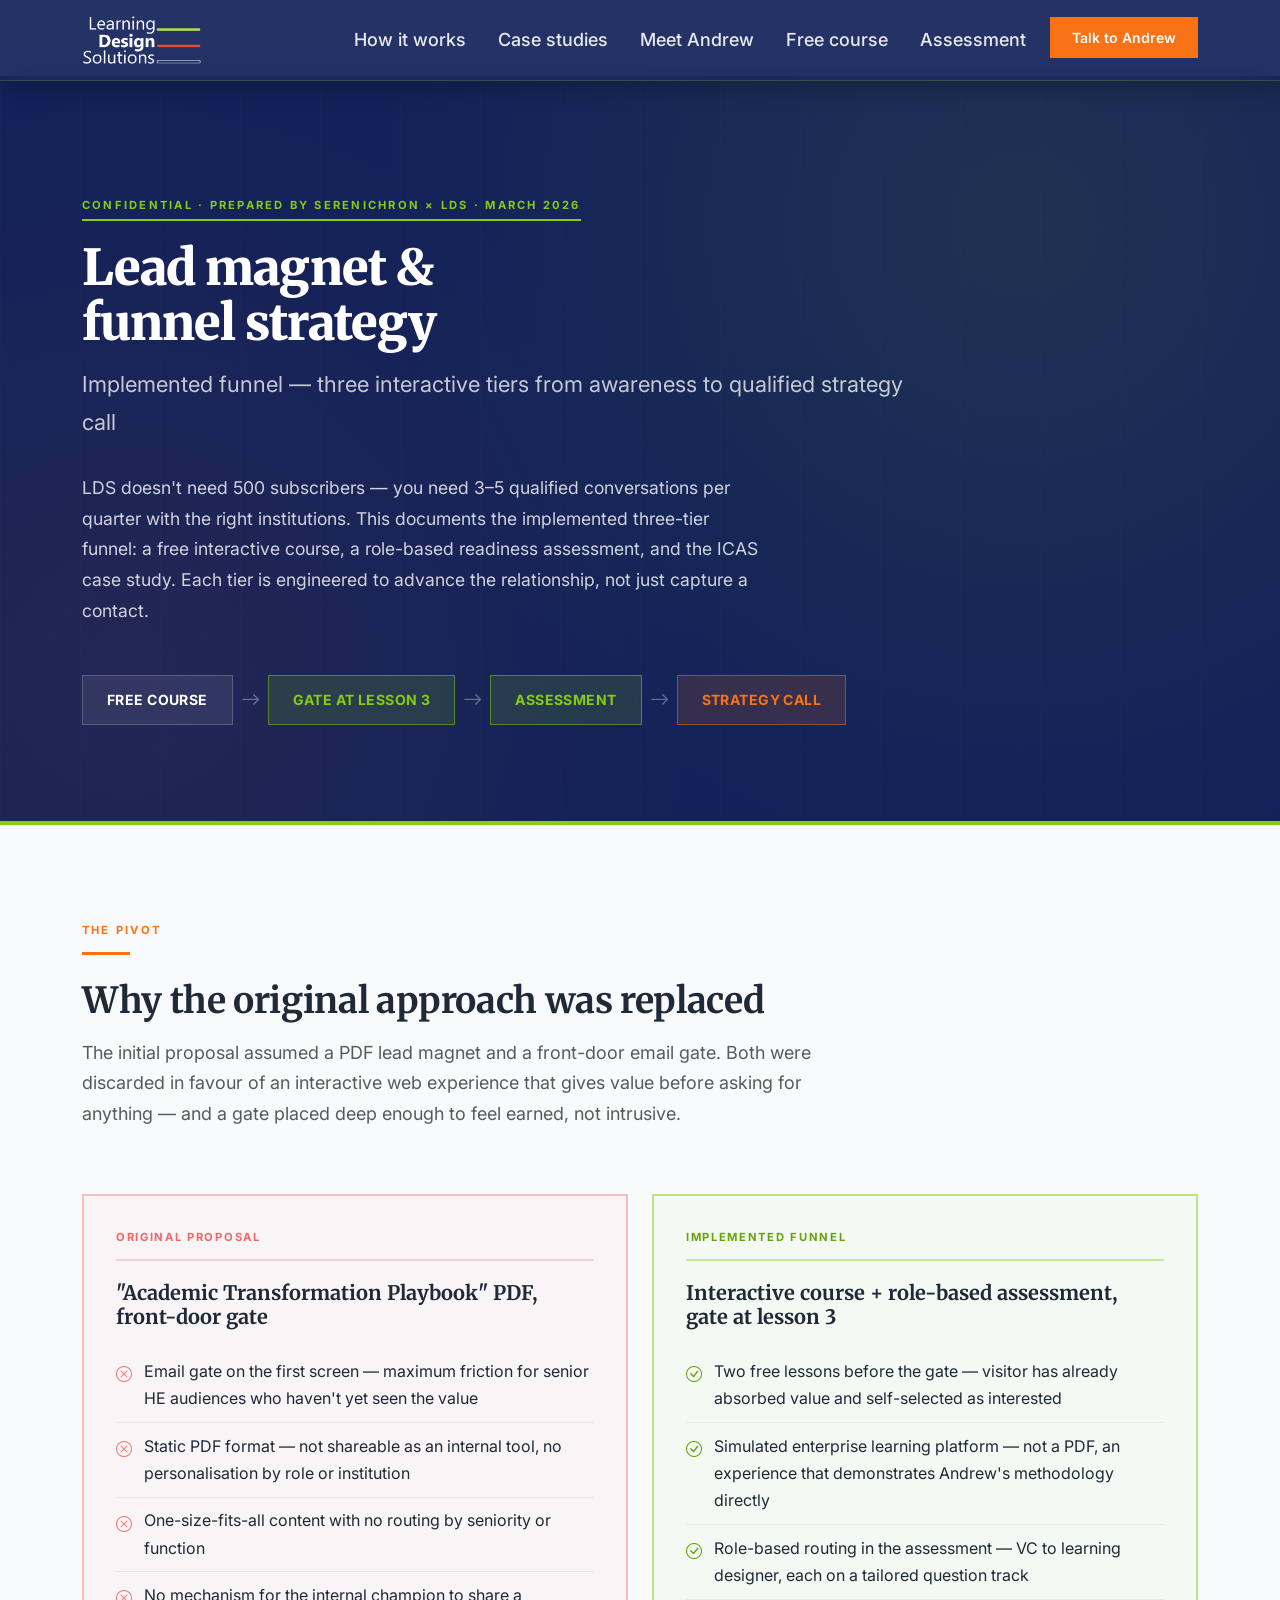
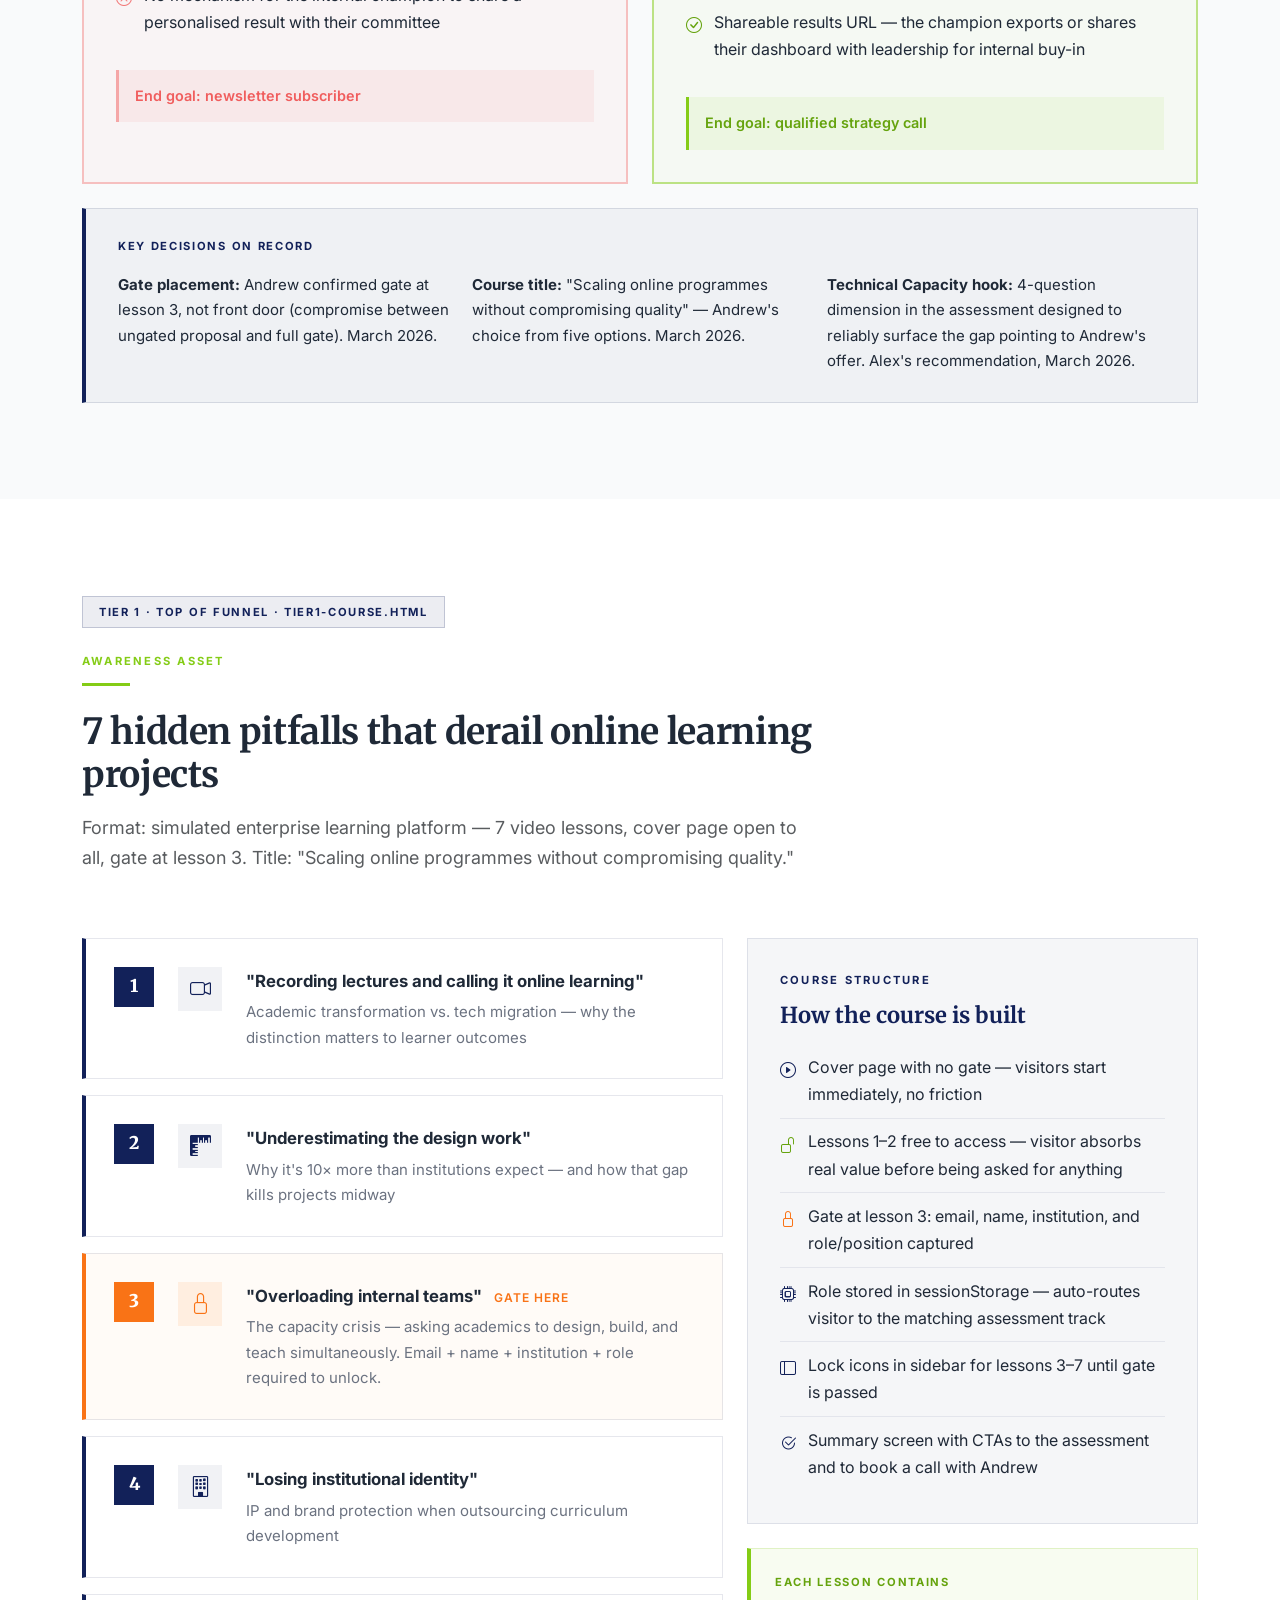
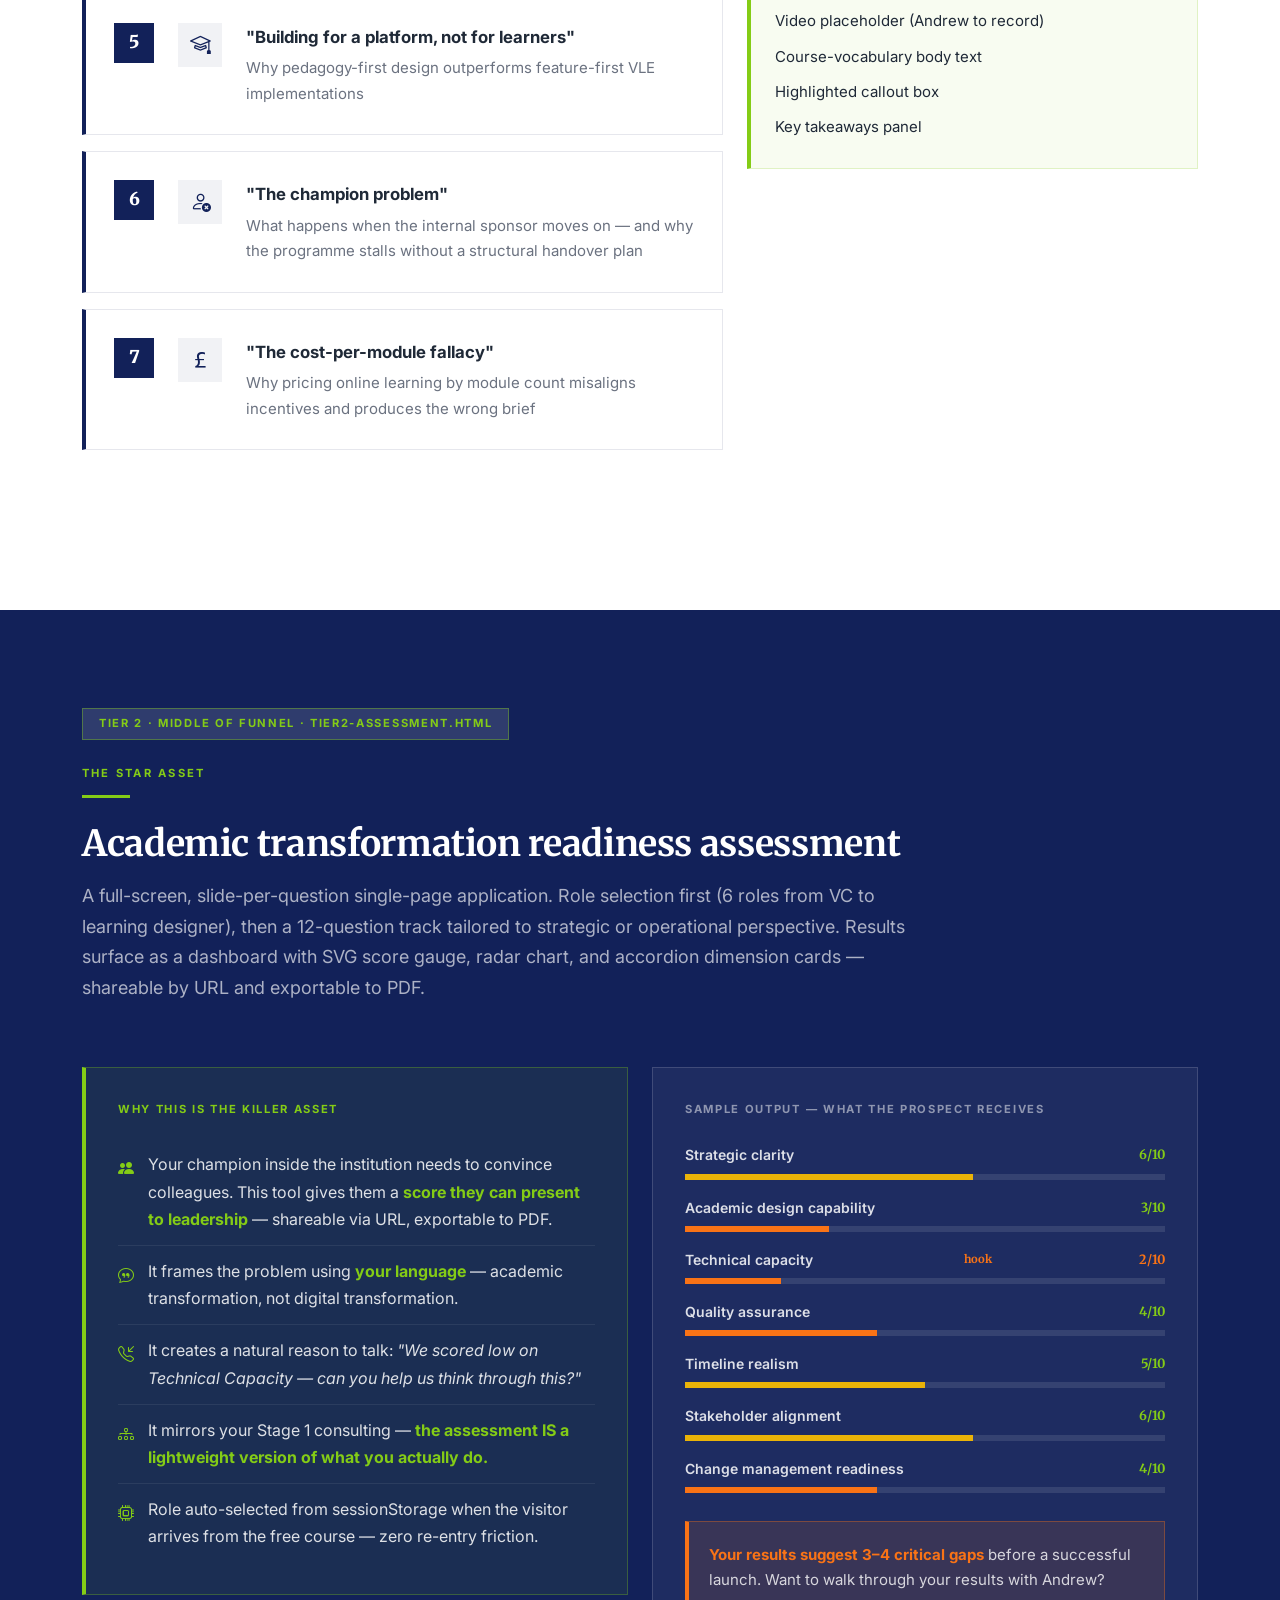
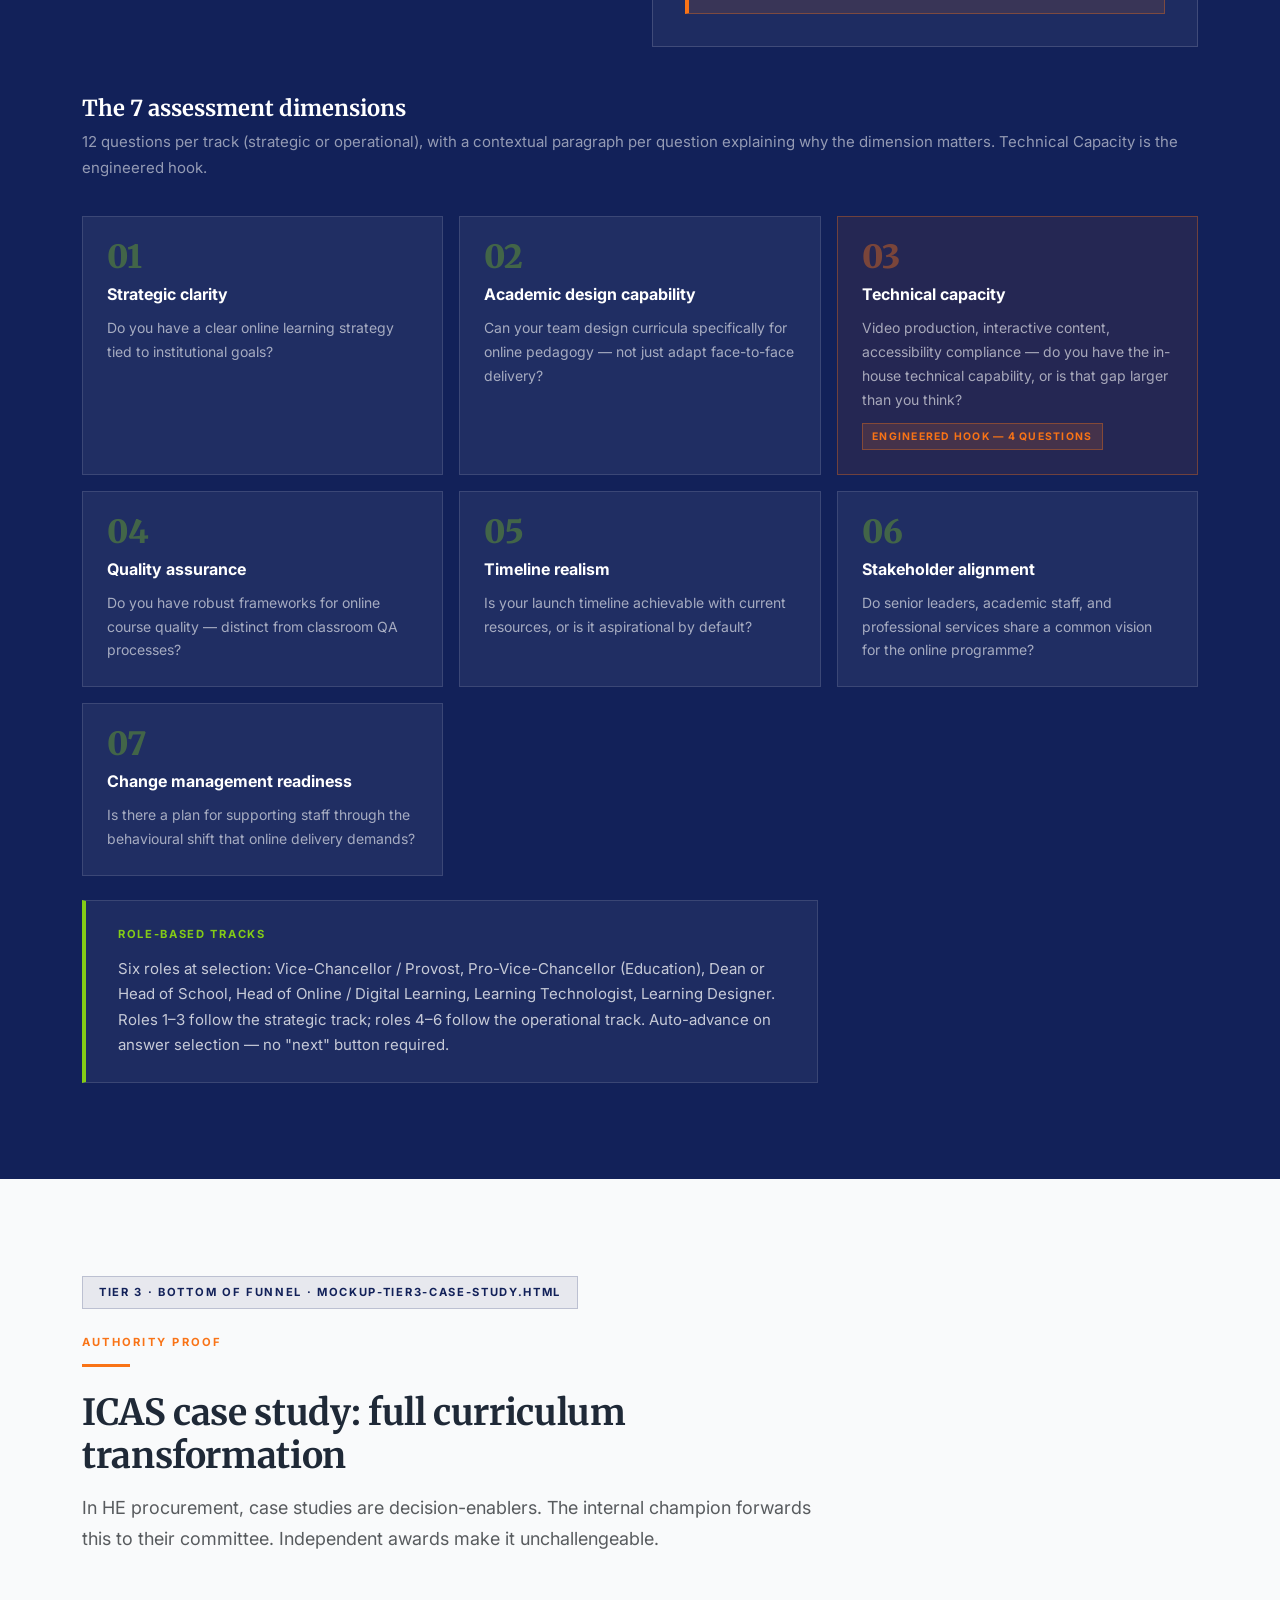
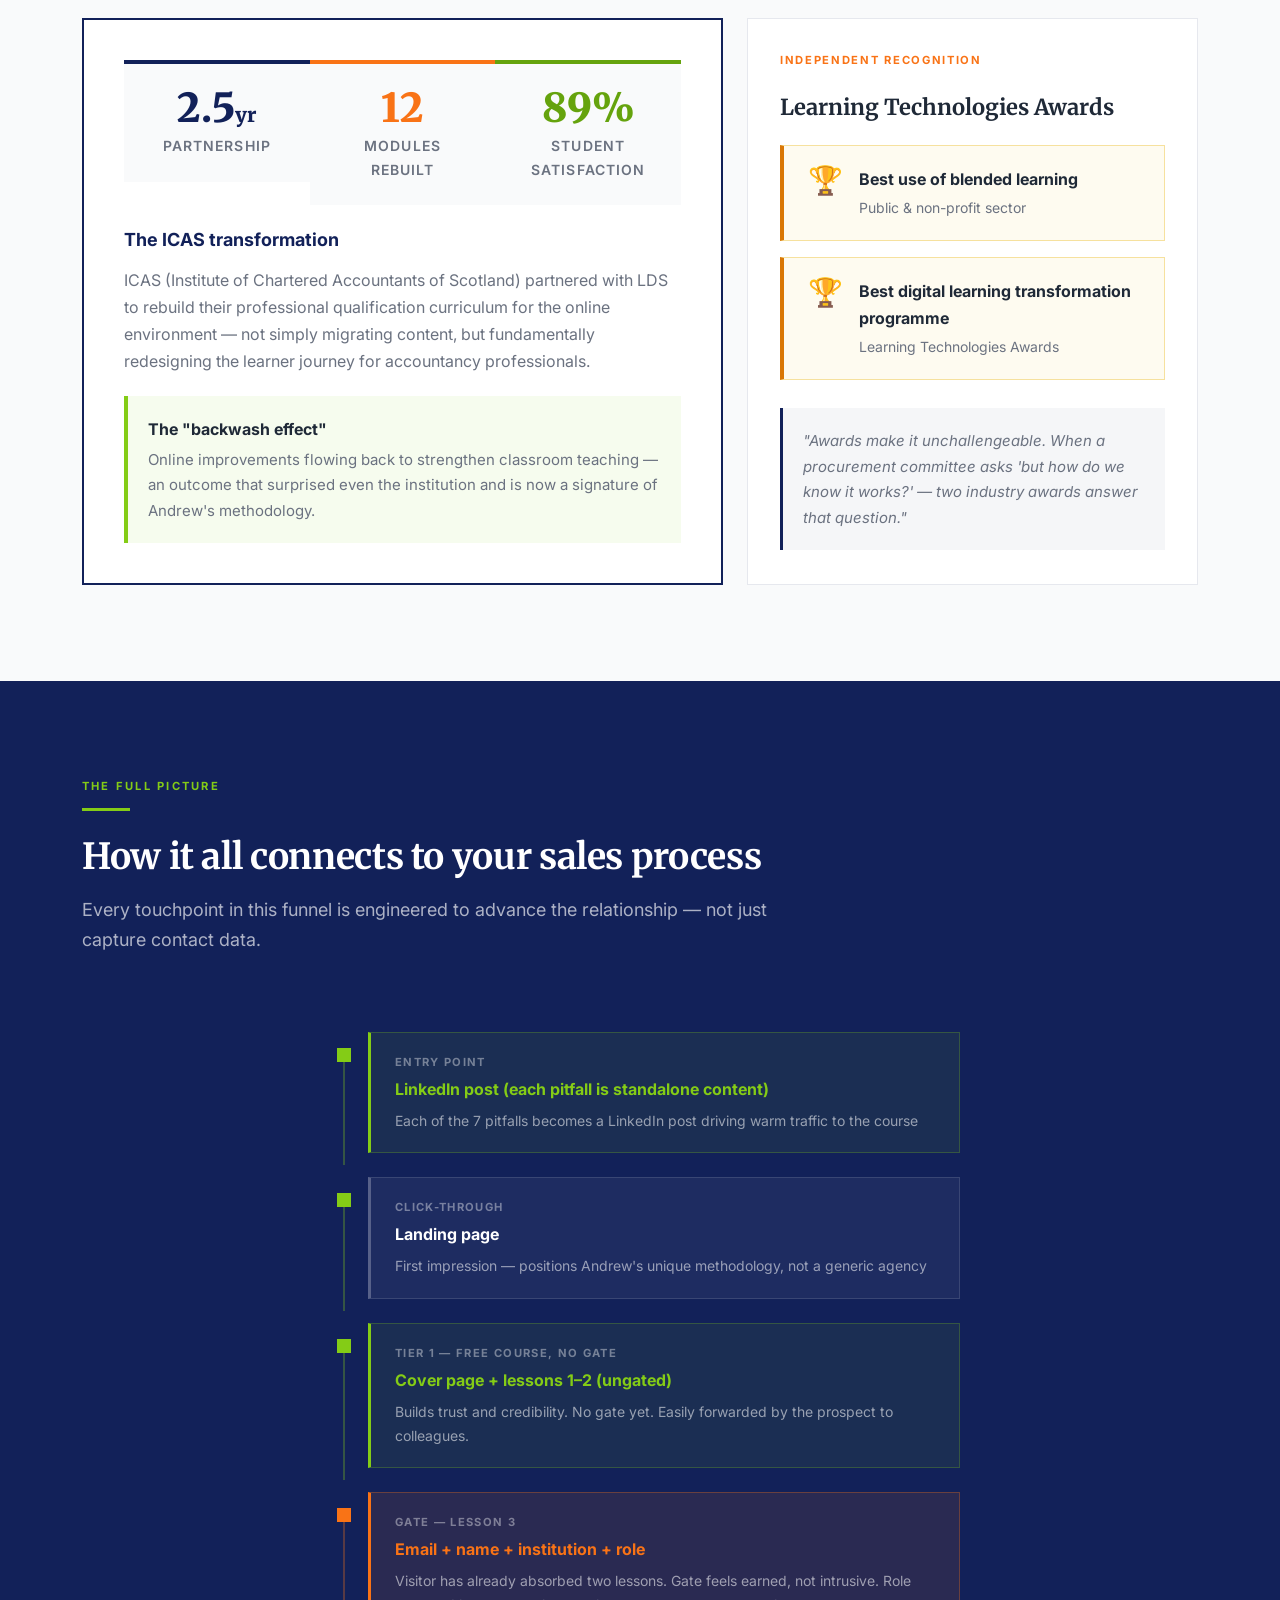
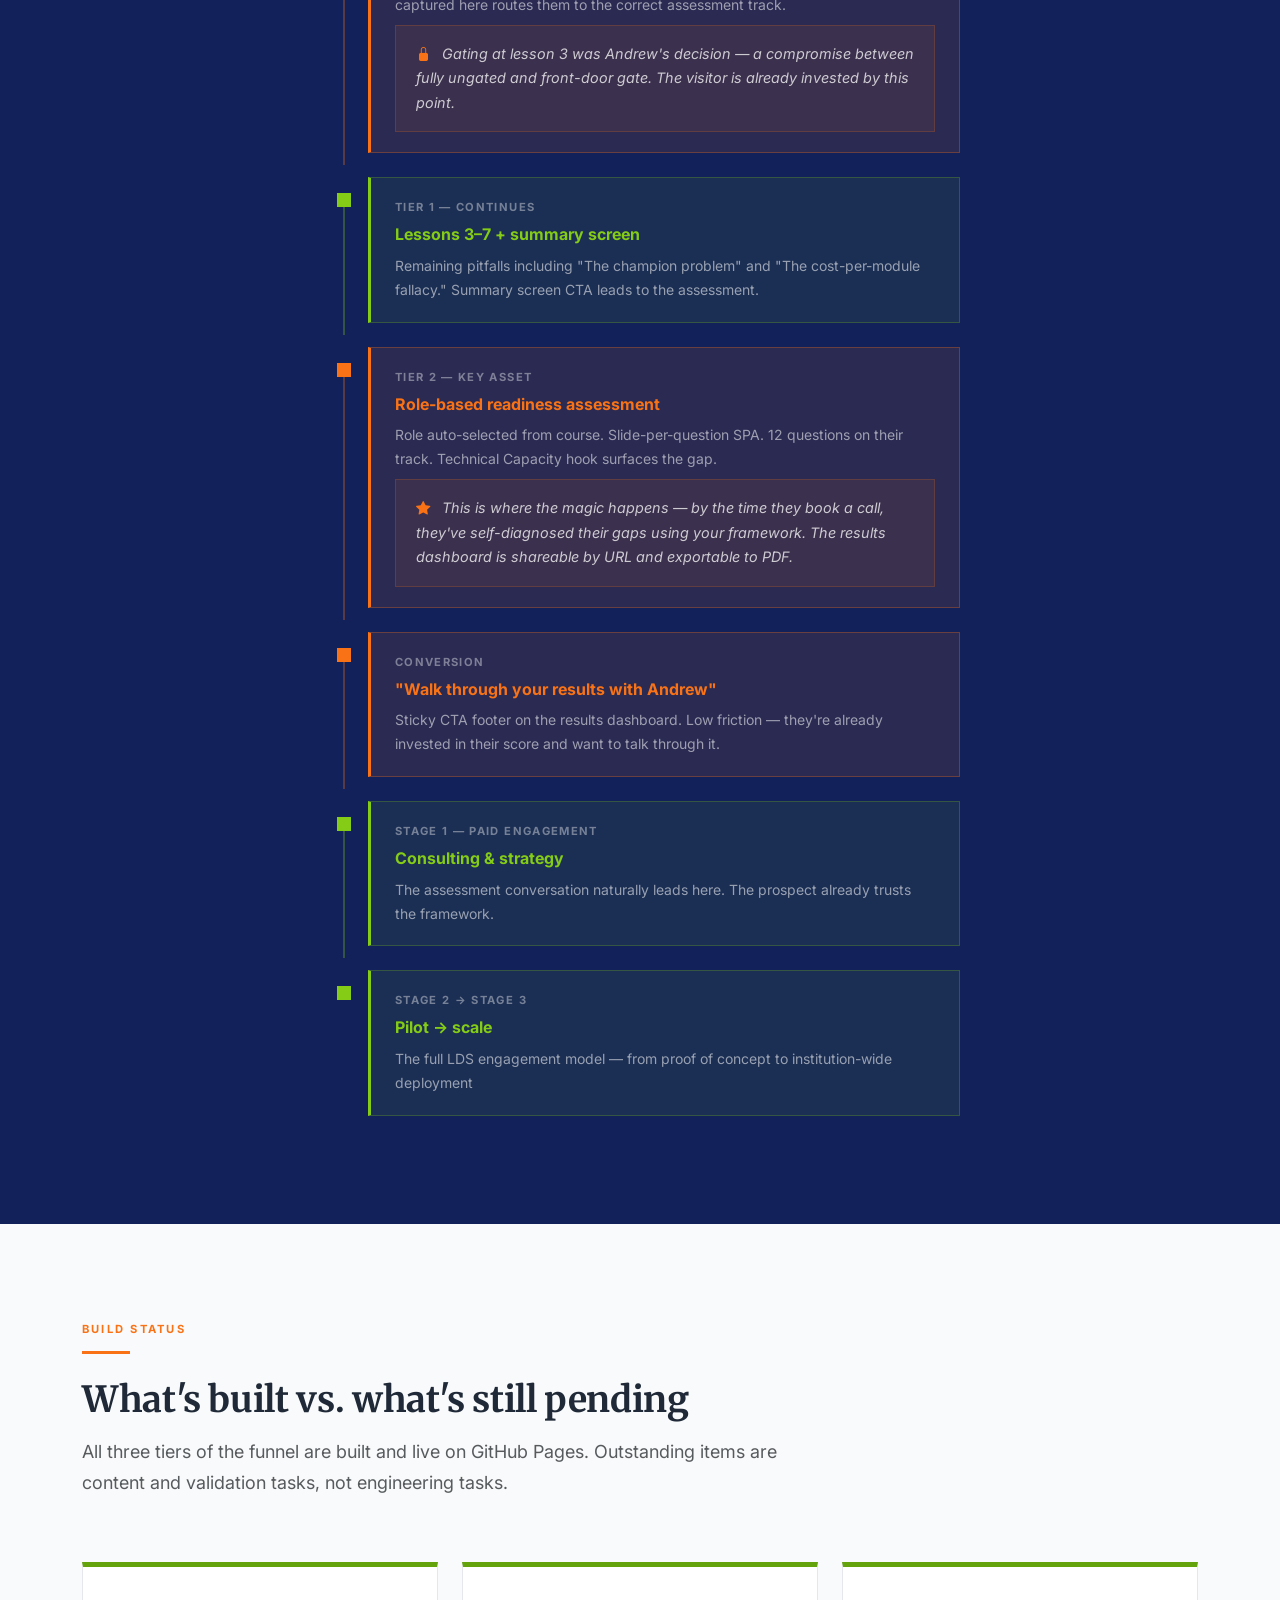
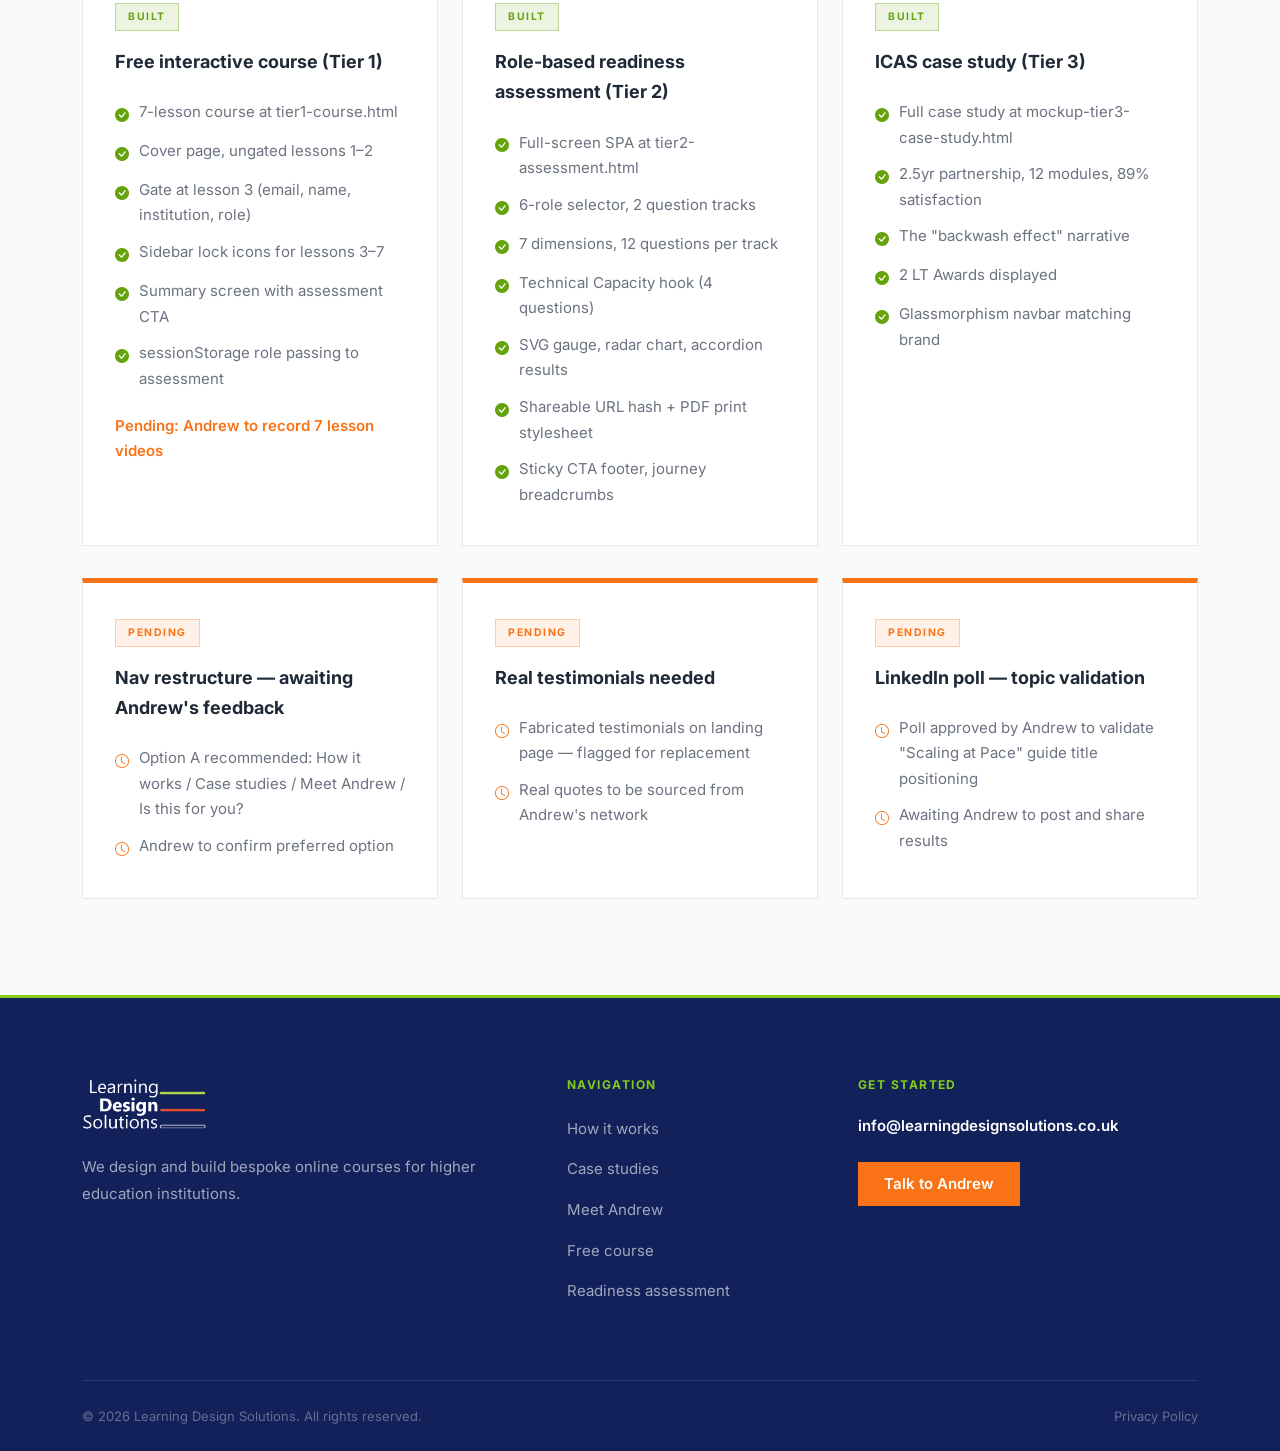
<file: lead-magnet-strategy.html>
<!DOCTYPE html>
<html lang="en-GB">
<head>
    <meta charset="UTF-8">
    <meta name="viewport" content="width=device-width, initial-scale=1.0">
    <title>LDS lead magnet strategy | Serenichron × Learning Design Solutions</title>
    <meta name="description" content="A three-tier lead magnet funnel for Learning Design Solutions — implemented March 2026. Free interactive course, role-based readiness assessment, and ICAS case study.">

    <!-- Bootstrap 5.3 CSS -->
    <link href="https://cdn.jsdelivr.net/npm/bootstrap@5.3.2/dist/css/bootstrap.min.css" rel="stylesheet">

    <!-- Bootstrap Icons -->
    <link rel="stylesheet" href="https://cdn.jsdelivr.net/npm/bootstrap-icons@1.11.3/font/bootstrap-icons.min.css">

    <!-- Google Fonts -->
    <link rel="preconnect" href="https://fonts.googleapis.com">
    <link rel="preconnect" href="https://fonts.gstatic.com" crossorigin>
    <link href="https://fonts.googleapis.com/css2?family=Inter:wght@400;500;600;700;800;900&family=Merriweather:wght@700;900&display=swap" rel="stylesheet">

    <style>
        /* =========================================================
           DESIGN TOKENS — LDS Brand System
        ========================================================= */
        :root {
            --lds-navy: #122159;
            --lds-navy-deep: #0c1840;
            --lds-navy-mid: #1a3070;
            --lds-green: #84cc16;
            --lds-green-dark: #65a30d;
            --lds-orange: #f97316;
            --lds-orange-dark: #ea6f0e;
            --lds-dark: #1f2937;
            --lds-light: #f9fafb;
            --lds-white: #ffffff;
            --lds-muted: #6b7280;
            --font-body: 'Inter', -apple-system, BlinkMacSystemFont, sans-serif;
            --font-display: 'Merriweather', serif;
            --border-radius: 0;
            --section-padding: 6rem;
        }

        /* SHARP CORNERS — brand non-negotiable */
        *, *::before, *::after {
            border-radius: 0 !important;
        }

        html {
            scroll-behavior: smooth;
            overflow-x: hidden;
        }

        body {
            font-family: var(--font-body);
            color: var(--lds-dark);
            font-size: 1.125rem;
            line-height: 1.7;
            overflow-x: hidden;
            background-color: var(--lds-white);
        }

        h1, h2, h3, h4, h5, h6 {
            font-family: var(--font-display);
            font-weight: 700;
            line-height: 1.2;
            margin-bottom: 1rem;
        }

        h1 {
            font-size: 3.1rem;
            font-weight: 900;
            letter-spacing: -0.02em;
        }

        h2 {
            font-size: 2.25rem;
            letter-spacing: -0.01em;
        }

        h3 {
            font-size: 1.875rem;
        }

        @media (max-width: 767.98px) {
            h1 { font-size: 2.2rem; }
            h2 { font-size: 1.75rem; }
            h3 { font-size: 1.4rem; }
        }

        /* =========================================================
           NAVIGATION — matches landing page glassmorphism navbar
        ========================================================= */
        body {
            padding-top: 76px; /* clear the fixed navbar */
        }

        .navbar {
            position: fixed;
            top: 0;
            left: 0;
            width: 100%;
            z-index: 1030;
            background-color: rgba(18, 33, 89, 0.92);
            backdrop-filter: blur(16px);
            -webkit-backdrop-filter: blur(16px);
            padding: 0.625rem 0;
            border-bottom: 1px solid rgba(132, 204, 22, 0.25);
            box-shadow: 0 4px 24px rgba(0, 0, 0, 0.28);
            transition: padding 0.35s ease, background-color 0.35s ease, border-color 0.35s ease, box-shadow 0.35s ease;
        }

        @media (max-width: 991.98px) {
            .navbar:has(.navbar-collapse.show) {
                background-color: rgba(18, 33, 89, 0.97) !important;
                backdrop-filter: blur(20px);
                -webkit-backdrop-filter: blur(20px);
            }

            .navbar-collapse.show,
            .navbar-collapse.collapsing {
                border-top: 1px solid rgba(255, 255, 255, 0.1);
                padding: 0.5rem 0 0.75rem;
            }

            .navbar-nav {
                align-items: flex-end;
            }
        }

        .navbar.scrolled {
            padding: 0.3rem 0;
            background-color: rgba(18, 33, 89, 0.88);
            backdrop-filter: blur(20px);
            -webkit-backdrop-filter: blur(20px);
            border-bottom-color: rgba(132, 204, 22, 0.25);
            box-shadow: 0 4px 24px rgba(0, 0, 0, 0.28);
        }

        .navbar-brand img {
            height: 50px;
            transition: height 0.35s ease;
        }

        .navbar.scrolled .navbar-brand img {
            height: 36px;
        }

        .navbar-brand {
            font-size: 1.25rem;
            font-weight: 800;
            color: var(--lds-white) !important;
            font-family: var(--font-body);
        }

        .nav-link {
            color: rgba(255, 255, 255, 0.9) !important;
            font-weight: 500;
            padding: 0.5rem 1rem !important;
            transition: color 0.2s;
        }

        .nav-link:hover {
            color: var(--lds-green) !important;
        }

        .nav-link.active {
            color: var(--lds-green) !important;
        }

        .navbar-toggler:focus {
            outline: none;
            box-shadow: none;
        }

        .navbar-brand:focus:not(:focus-visible),
        .nav-link:focus:not(:focus-visible),
        .btn:focus:not(:focus-visible),
        a:focus:not(:focus-visible) {
            outline: none;
            box-shadow: none;
        }

        /* =========================================================
           BUTTONS
        ========================================================= */
        .btn {
            font-family: var(--font-body);
            font-weight: 600;
            padding: 0.55rem 1.5rem;
            border: 2px solid transparent;
            transition: all 0.25s ease;
            text-transform: none;
            font-size: 0.9375rem;
        }

        .btn-primary {
            background-color: var(--lds-orange);
            color: var(--lds-white);
            border-color: var(--lds-orange);
        }

        .btn-primary:hover {
            background-color: #ea580c;
            color: var(--lds-white);
            transform: translateY(-2px);
            box-shadow: 0 8px 24px rgba(249, 115, 22, 0.3);
        }

        .btn-primary:active,
        .btn-primary:focus,
        .btn-primary.active,
        .btn-primary:active:focus {
            background-color: var(--lds-orange);
            border-color: var(--lds-orange);
            color: var(--lds-white);
            box-shadow: none;
        }

        .btn-lg {
            padding: 0.75rem 2rem;
            font-size: 1rem;
        }

        /* Legacy aliases kept for existing page content */
        .btn-orange {
            background-color: var(--lds-orange);
            color: var(--lds-white);
            border-color: var(--lds-orange);
        }

        .btn-orange:hover {
            background-color: var(--lds-orange-dark);
            border-color: var(--lds-orange-dark);
            color: var(--lds-white);
        }

        .btn-outline-green {
            border: 2px solid var(--lds-green);
            color: var(--lds-green);
            background-color: transparent;
        }

        .btn-outline-green:hover {
            background-color: var(--lds-green);
            color: var(--lds-navy);
        }

        .btn-outline-white {
            border: 2px solid rgba(255, 255, 255, 0.5);
            color: var(--lds-white);
            background-color: rgba(255, 255, 255, 0.08);
        }

        .btn-outline-white:hover {
            background-color: rgba(255, 255, 255, 0.88);
            border-color: rgba(255, 255, 255, 1);
            color: var(--lds-navy);
        }

        .btn-sm {
            padding: 0.5rem 1.25rem;
            font-size: 0.875rem;
        }

        /* =========================================================
           TIER BADGE — reusable section label
        ========================================================= */
        .tier-badge {
            display: inline-block;
            font-family: var(--font-body);
            font-size: 0.7rem;
            font-weight: 700;
            letter-spacing: 0.15em;
            text-transform: uppercase;
            padding: 0.35rem 1rem;
            margin-bottom: 1.5rem;
        }

        .tier-badge--green {
            background-color: var(--lds-green);
            color: var(--lds-navy);
        }

        .tier-badge--orange {
            background-color: var(--lds-orange);
            color: var(--lds-white);
        }

        .tier-badge--navy {
            background-color: rgba(255, 255, 255, 0.12);
            color: var(--lds-green);
            border: 1px solid rgba(132, 204, 22, 0.4);
        }

        .tier-badge--light {
            background-color: rgba(18, 33, 89, 0.08);
            color: var(--lds-navy);
            border: 1px solid rgba(18, 33, 89, 0.2);
        }

        /* =========================================================
           SECTION BASE STYLES
        ========================================================= */
        .section-navy {
            background-color: var(--lds-navy);
            color: var(--lds-white);
            padding: var(--section-padding) 0;
            position: relative;
        }

        .section-light {
            background-color: var(--lds-light);
            padding: var(--section-padding) 0;
        }

        .section-white {
            background-color: var(--lds-white);
            padding: var(--section-padding) 0;
        }

        /* =========================================================
           HERO SECTION
        ========================================================= */
        .strategy-hero {
            background-color: var(--lds-navy);
            background-image:
                radial-gradient(circle at 80% 20%, rgba(132, 204, 22, 0.10) 0%, transparent 55%),
                radial-gradient(circle at 10% 80%, rgba(249, 115, 22, 0.07) 0%, transparent 45%);
            padding: calc(var(--section-padding) + 1rem) 0 var(--section-padding);
            color: var(--lds-white);
            position: relative;
            overflow: hidden;
            border-bottom: 4px solid var(--lds-green);
        }

        .strategy-hero::before {
            content: '';
            position: absolute;
            top: 0;
            left: 0;
            right: 0;
            bottom: 0;
            background: repeating-linear-gradient(
                90deg,
                rgba(255, 255, 255, 0.012) 0px,
                rgba(255, 255, 255, 0.012) 1px,
                transparent 1px,
                transparent 80px
            );
            pointer-events: none;
        }

        .strategy-hero__content {
            position: relative;
            z-index: 2;
        }

        .strategy-hero__doc-label {
            display: inline-block;
            font-family: var(--font-body);
            font-size: 0.7rem;
            font-weight: 700;
            letter-spacing: 0.2em;
            text-transform: uppercase;
            color: var(--lds-green);
            margin-bottom: 1.25rem;
            padding-bottom: 0.25rem;
            border-bottom: 2px solid var(--lds-green);
        }

        .strategy-hero__title {
            font-size: 3.1rem;
            font-weight: 900;
            letter-spacing: -0.02em;
            line-height: 1.1;
            margin-bottom: 1rem;
        }

        @media (max-width: 767.98px) {
            .strategy-hero__title { font-size: 2.1rem; }
        }

        .strategy-hero__subtitle {
            font-size: 1.375rem;
            font-weight: 400;
            color: rgba(255, 255, 255, 0.75);
            margin-bottom: 2rem;
            font-family: var(--font-body);
        }

        .strategy-hero__intro {
            font-size: 1.1rem;
            line-height: 1.75;
            color: rgba(255, 255, 255, 0.8);
            max-width: 680px;
            margin-bottom: 3rem;
        }

        /* =========================================================
           FUNNEL FLOW DIAGRAM (Hero)
        ========================================================= */
        .funnel-flow-horizontal {
            display: flex;
            align-items: center;
            gap: 0;
            flex-wrap: wrap;
            row-gap: 1rem;
        }

        .funnel-flow-horizontal__step {
            display: flex;
            align-items: center;
            gap: 0;
        }

        .funnel-step-node {
            background-color: rgba(255, 255, 255, 0.08);
            border: 1px solid rgba(255, 255, 255, 0.2);
            padding: 0.75rem 1.5rem;
            font-family: var(--font-body);
            font-size: 0.875rem;
            font-weight: 700;
            color: var(--lds-white);
            letter-spacing: 0.03em;
            text-transform: uppercase;
            position: relative;
            backdrop-filter: blur(4px);
            white-space: nowrap;
            transition: background-color 0.25s, border-color 0.25s;
        }

        .funnel-step-node--green {
            background-color: rgba(132, 204, 22, 0.15);
            border-color: rgba(132, 204, 22, 0.5);
            color: var(--lds-green);
        }

        .funnel-step-node--orange {
            background-color: rgba(249, 115, 22, 0.15);
            border-color: rgba(249, 115, 22, 0.5);
            color: var(--lds-orange);
        }

        .funnel-flow-arrow {
            color: rgba(255, 255, 255, 0.35);
            font-size: 1.2rem;
            padding: 0 0.5rem;
            line-height: 1;
        }

        @media (max-width: 575.98px) {
            .funnel-step-node { font-size: 0.75rem; padding: 0.6rem 1rem; }
        }

        /* =========================================================
           CORE INSIGHT — COMPARISON CARDS
        ========================================================= */
        .comparison-card {
            border: 2px solid;
            padding: 2rem;
            height: 100%;
            transition: transform 0.25s ease;
        }

        .comparison-card:hover {
            transform: translateY(-3px);
        }

        .comparison-card--current {
            border-color: rgba(239, 68, 68, 0.3);
            background-color: rgba(239, 68, 68, 0.03);
        }

        .comparison-card--proposed {
            border-color: rgba(132, 204, 22, 0.5);
            background-color: rgba(132, 204, 22, 0.03);
        }

        .comparison-card__label {
            font-family: var(--font-body);
            font-size: 0.7rem;
            font-weight: 700;
            letter-spacing: 0.15em;
            text-transform: uppercase;
            margin-bottom: 1.25rem;
            padding-bottom: 0.75rem;
        }

        .comparison-card--current .comparison-card__label {
            color: rgba(239, 68, 68, 0.8);
            border-bottom: 2px solid rgba(239, 68, 68, 0.2);
        }

        .comparison-card--proposed .comparison-card__label {
            color: var(--lds-green-dark);
            border-bottom: 2px solid rgba(132, 204, 22, 0.4);
        }

        .comparison-card__title {
            font-family: var(--font-display);
            font-size: 1.25rem;
            font-weight: 700;
            margin-bottom: 1.25rem;
        }

        .comparison-list {
            list-style: none;
            padding: 0;
            margin: 0;
        }

        .comparison-list li {
            display: flex;
            align-items: flex-start;
            gap: 0.75rem;
            padding: 0.6rem 0;
            font-size: 1rem;
            border-bottom: 1px solid rgba(0, 0, 0, 0.06);
        }

        .comparison-list li:last-child {
            border-bottom: none;
        }

        .comparison-list__icon {
            flex-shrink: 0;
            margin-top: 0.2rem;
            font-size: 1rem;
        }

        .comparison-card--current .comparison-list__icon {
            color: rgba(239, 68, 68, 0.7);
        }

        .comparison-card--proposed .comparison-list__icon {
            color: var(--lds-green-dark);
        }

        .comparison-card__end-goal {
            margin-top: 1.5rem;
            padding: 0.875rem 1rem;
            font-family: var(--font-body);
            font-size: 0.9rem;
            font-weight: 600;
        }

        .comparison-card--current .comparison-card__end-goal {
            background-color: rgba(239, 68, 68, 0.07);
            border-left: 3px solid rgba(239, 68, 68, 0.4);
            color: rgba(239, 68, 68, 0.85);
        }

        .comparison-card--proposed .comparison-card__end-goal {
            background-color: rgba(132, 204, 22, 0.08);
            border-left: 3px solid var(--lds-green);
            color: var(--lds-green-dark);
        }

        /* =========================================================
           PITFALL ITEMS — TIER 1
        ========================================================= */
        .pitfall-item {
            display: flex;
            align-items: flex-start;
            gap: 1.5rem;
            padding: 1.75rem;
            background-color: var(--lds-white);
            border: 1px solid rgba(18, 33, 89, 0.1);
            border-left: 4px solid var(--lds-navy);
            margin-bottom: 1rem;
            transition: border-left-color 0.25s, box-shadow 0.25s;
        }

        .pitfall-item:hover {
            border-left-color: var(--lds-orange);
            box-shadow: 4px 0 0 var(--lds-orange), 0 4px 20px rgba(0, 0, 0, 0.06);
        }

        .pitfall-item__number {
            flex-shrink: 0;
            width: 2.5rem;
            height: 2.5rem;
            background-color: var(--lds-navy);
            color: var(--lds-white);
            font-family: var(--font-display);
            font-size: 1.1rem;
            font-weight: 900;
            display: flex;
            align-items: center;
            justify-content: center;
        }

        .pitfall-item__icon {
            flex-shrink: 0;
            width: 2.75rem;
            height: 2.75rem;
            background-color: rgba(18, 33, 89, 0.06);
            color: var(--lds-navy);
            font-size: 1.3rem;
            display: flex;
            align-items: center;
            justify-content: center;
            transition: background-color 0.25s, color 0.25s;
        }

        .pitfall-item:hover .pitfall-item__icon {
            background-color: rgba(249, 115, 22, 0.1);
            color: var(--lds-orange);
        }

        .pitfall-item__content {
            flex: 1;
        }

        .pitfall-item__title {
            font-family: var(--font-body);
            font-size: 1.05rem;
            font-weight: 700;
            color: var(--lds-dark);
            margin-bottom: 0.25rem;
        }

        .pitfall-item__subtitle {
            font-size: 0.9375rem;
            color: var(--lds-muted);
            margin: 0;
        }

        /* =========================================================
           ASSESSMENT DIMENSIONS — TIER 2
        ========================================================= */
        .assessment-dimension-card {
            background-color: rgba(255, 255, 255, 0.06);
            border: 1px solid rgba(255, 255, 255, 0.12);
            padding: 1.5rem;
            height: 100%;
            transition: background-color 0.25s, border-color 0.25s;
        }

        .assessment-dimension-card:hover {
            background-color: rgba(255, 255, 255, 0.1);
            border-color: rgba(132, 204, 22, 0.4);
        }

        .assessment-dimension-card--hook {
            background-color: rgba(249, 115, 22, 0.08);
            border-color: rgba(249, 115, 22, 0.35);
        }

        .assessment-dimension-card--hook:hover {
            background-color: rgba(249, 115, 22, 0.13);
            border-color: rgba(249, 115, 22, 0.6);
        }

        .assessment-dimension-card__number {
            font-family: var(--font-display);
            font-size: 2rem;
            font-weight: 900;
            color: rgba(132, 204, 22, 0.35);
            line-height: 1;
            margin-bottom: 0.5rem;
        }

        .assessment-dimension-card--hook .assessment-dimension-card__number {
            color: rgba(249, 115, 22, 0.4);
        }

        .assessment-dimension-card__title {
            font-family: var(--font-body);
            font-size: 1rem;
            font-weight: 700;
            color: var(--lds-white);
            margin-bottom: 0.5rem;
        }

        .assessment-dimension-card__desc {
            font-size: 0.875rem;
            color: rgba(255, 255, 255, 0.6);
            margin: 0;
        }

        .assessment-dimension-card__hook-label {
            display: inline-block;
            font-family: var(--font-body);
            font-size: 0.65rem;
            font-weight: 700;
            letter-spacing: 0.12em;
            text-transform: uppercase;
            color: var(--lds-orange);
            background-color: rgba(249, 115, 22, 0.15);
            border: 1px solid rgba(249, 115, 22, 0.35);
            padding: 0.2rem 0.6rem;
            margin-top: 0.75rem;
        }

        /* =========================================================
           KILLER ASSET HIGHLIGHT BOX
        ========================================================= */
        .killer-asset-highlight {
            background-color: rgba(132, 204, 22, 0.08);
            border: 1px solid rgba(132, 204, 22, 0.3);
            border-left: 4px solid var(--lds-green);
            padding: 2rem;
        }

        .killer-asset-highlight__title {
            font-family: var(--font-body);
            font-size: 0.7rem;
            font-weight: 700;
            letter-spacing: 0.15em;
            text-transform: uppercase;
            color: var(--lds-green);
            margin-bottom: 1.25rem;
        }

        .killer-asset-highlight__list {
            list-style: none;
            padding: 0;
            margin: 0;
        }

        .killer-asset-highlight__list li {
            display: flex;
            align-items: flex-start;
            gap: 0.875rem;
            padding: 0.75rem 0;
            font-size: 1rem;
            color: rgba(255, 255, 255, 0.85);
            border-bottom: 1px solid rgba(255, 255, 255, 0.07);
        }

        .killer-asset-highlight__list li:last-child {
            border-bottom: none;
        }

        .killer-asset-highlight__list li i {
            color: var(--lds-green);
            flex-shrink: 0;
            margin-top: 0.25rem;
        }

        /* =========================================================
           MOCK RESULT / RADAR BARS
        ========================================================= */
        .mock-result-panel {
            background-color: rgba(255, 255, 255, 0.05);
            border: 1px solid rgba(255, 255, 255, 0.15);
            padding: 2rem;
        }

        .mock-result-panel__title {
            font-family: var(--font-body);
            font-size: 0.7rem;
            font-weight: 700;
            letter-spacing: 0.15em;
            text-transform: uppercase;
            color: rgba(255, 255, 255, 0.5);
            margin-bottom: 1.5rem;
        }

        .score-bar-item {
            margin-bottom: 1rem;
        }

        .score-bar-item__label {
            display: flex;
            justify-content: space-between;
            align-items: center;
            font-size: 0.875rem;
            font-weight: 600;
            color: rgba(255, 255, 255, 0.85);
            margin-bottom: 0.4rem;
        }

        .score-bar-item__label span {
            font-family: var(--font-display);
            font-size: 0.8rem;
            font-weight: 700;
            color: var(--lds-green);
        }

        .score-bar-track {
            height: 6px;
            background-color: rgba(255, 255, 255, 0.1);
            position: relative;
        }

        .score-bar-fill {
            height: 100%;
            background-color: var(--lds-green);
            position: relative;
        }

        .score-bar-fill--low {
            background-color: var(--lds-orange);
        }

        .score-bar-fill--mid {
            background-color: #eab308;
        }

        .mock-result-cta {
            margin-top: 1.75rem;
            padding: 1.25rem;
            background-color: rgba(249, 115, 22, 0.12);
            border: 1px solid rgba(249, 115, 22, 0.35);
            border-left: 4px solid var(--lds-orange);
        }

        .mock-result-cta p {
            font-size: 0.9375rem;
            color: rgba(255, 255, 255, 0.8);
            margin: 0;
        }

        .mock-result-cta strong {
            color: var(--lds-orange);
        }

        /* =========================================================
           CASE STUDY CARD — TIER 3
        ========================================================= */
        .case-study-card {
            background-color: var(--lds-white);
            border: 2px solid var(--lds-navy);
            padding: 2.5rem;
        }

        .case-study-stat {
            padding: 1.5rem;
            background-color: var(--lds-light);
            border-top: 4px solid var(--lds-navy);
            text-align: center;
        }

        .case-study-stat__number {
            font-family: var(--font-display);
            font-size: 2.5rem;
            font-weight: 900;
            color: var(--lds-navy);
            line-height: 1;
            margin-bottom: 0.35rem;
        }

        .case-study-stat__label {
            font-size: 0.875rem;
            font-weight: 600;
            color: var(--lds-muted);
            text-transform: uppercase;
            letter-spacing: 0.08em;
        }

        /* =========================================================
           AWARD BADGE
        ========================================================= */
        .award-badge {
            display: flex;
            align-items: flex-start;
            gap: 1rem;
            padding: 1.25rem 1.5rem;
            background-color: rgba(234, 179, 8, 0.06);
            border: 1px solid rgba(234, 179, 8, 0.35);
            border-left: 4px solid #d97706;
            margin-bottom: 1rem;
            transition: background-color 0.25s;
        }

        .award-badge:hover {
            background-color: rgba(234, 179, 8, 0.1);
        }

        .award-badge__icon {
            font-size: 1.75rem;
            line-height: 1;
            flex-shrink: 0;
        }

        .award-badge__text {
            flex: 1;
        }

        .award-badge__name {
            font-family: var(--font-body);
            font-size: 1rem;
            font-weight: 700;
            color: var(--lds-dark);
            margin-bottom: 0.2rem;
        }

        .award-badge__org {
            font-size: 0.875rem;
            color: var(--lds-muted);
            margin: 0;
        }

        /* =========================================================
           VERTICAL FUNNEL FLOW DIAGRAM
        ========================================================= */
        .vertical-funnel {
            position: relative;
            max-width: 640px;
            margin: 0 auto;
        }

        .vertical-funnel__step {
            position: relative;
            display: flex;
            align-items: stretch;
            margin-bottom: 0;
        }

        .vertical-funnel__connector {
            display: flex;
            flex-direction: column;
            align-items: center;
            flex-shrink: 0;
            width: 48px;
        }

        .vertical-funnel__dot {
            width: 14px;
            height: 14px;
            background-color: var(--lds-green);
            flex-shrink: 0;
            margin-top: 1.75rem;
        }

        .vertical-funnel__dot--orange {
            background-color: var(--lds-orange);
        }

        .vertical-funnel__dot--white {
            background-color: rgba(255, 255, 255, 0.4);
        }

        .vertical-funnel__line {
            flex: 1;
            width: 2px;
            background-color: rgba(132, 204, 22, 0.3);
            margin-top: 0;
        }

        .vertical-funnel__line--orange {
            background-color: rgba(249, 115, 22, 0.3);
        }

        .vertical-funnel__step:last-child .vertical-funnel__line {
            display: none;
        }

        .vertical-funnel__card {
            flex: 1;
            padding: 1.25rem 1.5rem;
            margin: 0.75rem 0;
            position: relative;
        }

        .vertical-funnel__card--green {
            background-color: rgba(132, 204, 22, 0.08);
            border: 1px solid rgba(132, 204, 22, 0.25);
            border-left: 3px solid var(--lds-green);
        }

        .vertical-funnel__card--orange {
            background-color: rgba(249, 115, 22, 0.1);
            border: 1px solid rgba(249, 115, 22, 0.3);
            border-left: 3px solid var(--lds-orange);
        }

        .vertical-funnel__card--white {
            background-color: rgba(255, 255, 255, 0.05);
            border: 1px solid rgba(255, 255, 255, 0.12);
            border-left: 3px solid rgba(255, 255, 255, 0.25);
        }

        .vertical-funnel__card-label {
            font-family: var(--font-body);
            font-size: 0.7rem;
            font-weight: 700;
            letter-spacing: 0.12em;
            text-transform: uppercase;
            color: rgba(255, 255, 255, 0.4);
            margin-bottom: 0.25rem;
        }

        .vertical-funnel__card-title {
            font-family: var(--font-body);
            font-size: 1rem;
            font-weight: 700;
            color: var(--lds-white);
            margin: 0;
        }

        .vertical-funnel__card--green .vertical-funnel__card-title {
            color: var(--lds-green);
        }

        .vertical-funnel__card--orange .vertical-funnel__card-title {
            color: var(--lds-orange);
        }

        .vertical-funnel__card-note {
            font-size: 0.875rem;
            color: rgba(255, 255, 255, 0.55);
            margin: 0.35rem 0 0;
        }

        .vertical-funnel__magic-note {
            background-color: rgba(249, 115, 22, 0.08);
            border: 1px solid rgba(249, 115, 22, 0.2);
            padding: 1rem 1.25rem;
            margin-top: 0.5rem;
            font-size: 0.9rem;
            color: rgba(255, 255, 255, 0.75);
            font-style: italic;
        }

        /* =========================================================
           IMPLEMENTATION STATUS CARDS
        ========================================================= */
        .status-card {
            background-color: var(--lds-white);
            border: 1px solid rgba(18, 33, 89, 0.1);
            border-top: 5px solid;
            padding: 2rem;
            height: 100%;
            transition: transform 0.25s ease, box-shadow 0.25s ease;
        }

        .status-card:hover {
            transform: translateY(-4px);
            box-shadow: 0 12px 32px rgba(18, 33, 89, 0.1);
        }

        .status-card--built { border-top-color: var(--lds-green-dark); }
        .status-card--pending { border-top-color: var(--lds-orange); }

        .status-card__badge {
            display: inline-block;
            font-family: var(--font-body);
            font-size: 0.65rem;
            font-weight: 700;
            letter-spacing: 0.15em;
            text-transform: uppercase;
            padding: 0.25rem 0.75rem;
            margin-bottom: 1rem;
        }

        .status-card--built .status-card__badge {
            background-color: rgba(101, 163, 13, 0.12);
            color: var(--lds-green-dark);
            border: 1px solid rgba(101, 163, 13, 0.35);
        }

        .status-card--pending .status-card__badge {
            background-color: rgba(249, 115, 22, 0.1);
            color: var(--lds-orange);
            border: 1px solid rgba(249, 115, 22, 0.3);
        }

        .status-card__title {
            font-family: var(--font-body);
            font-size: 1.125rem;
            font-weight: 700;
            color: var(--lds-dark);
            margin-bottom: 1rem;
        }

        .status-card__desc {
            font-size: 0.9375rem;
            color: var(--lds-muted);
            margin: 0;
        }

        .status-card__list {
            list-style: none;
            padding: 0;
            margin: 1rem 0 0;
        }

        .status-card__list li {
            display: flex;
            align-items: flex-start;
            gap: 0.625rem;
            font-size: 0.9375rem;
            color: var(--lds-muted);
            padding: 0.35rem 0;
        }

        .status-card__list li i {
            flex-shrink: 0;
            margin-top: 0.25rem;
            font-size: 0.875rem;
        }

        .status-card--built .status-card__list li i { color: var(--lds-green-dark); }
        .status-card--pending .status-card__list li i { color: var(--lds-orange); }

        /* =========================================================
           SECTION HEADING STYLES
        ========================================================= */
        .section-eyebrow {
            font-family: var(--font-body);
            font-size: 0.7rem;
            font-weight: 700;
            letter-spacing: 0.2em;
            text-transform: uppercase;
            color: var(--lds-green);
            margin-bottom: 0.75rem;
        }

        .section-eyebrow--dark {
            color: var(--lds-orange);
        }

        .section-divider {
            width: 3rem;
            height: 3px;
            background-color: var(--lds-green);
            margin-bottom: 1.5rem;
        }

        .section-divider--orange {
            background-color: var(--lds-orange);
        }

        /* =========================================================
           FOOTER — matches landing page footer
        ========================================================= */
        footer {
            background-color: var(--lds-navy);
            border-top: 3px solid var(--lds-green);
            color: rgba(255, 255, 255, 0.65);
            padding: 5rem 0 0;
        }

        .footer-logo {
            height: 52px;
            width: auto;
        }

        .footer-tagline {
            font-size: 0.9375rem;
            line-height: 1.75;
            color: rgba(255, 255, 255, 0.6);
            margin-bottom: 0;
        }

        .footer-heading {
            color: var(--lds-green);
            font-size: 0.75rem;
            font-weight: 700;
            text-transform: uppercase;
            letter-spacing: 0.12em;
            margin-bottom: 1.25rem;
            font-family: var(--font-body);
        }

        .footer-links {
            list-style: none;
            padding: 0;
            margin: 0;
        }

        .footer-links li {
            margin-bottom: 0.625rem;
        }

        footer a {
            color: rgba(255, 255, 255, 0.6);
            text-decoration: none;
            font-size: 0.9375rem;
            transition: color 0.2s;
        }

        footer a:hover {
            color: var(--lds-green);
        }

        .footer-email {
            color: var(--lds-white) !important;
            font-weight: 600;
            font-size: 0.9375rem;
            word-break: break-all;
        }

        .footer-bottom {
            display: flex;
            justify-content: space-between;
            align-items: center;
            flex-wrap: wrap;
            gap: 0.75rem;
            margin-top: 4rem;
            padding: 1.5rem 0;
            border-top: 1px solid rgba(255, 255, 255, 0.1);
            font-size: 0.8125rem;
            color: rgba(255, 255, 255, 0.35);
        }

        .footer-bottom a {
            font-size: 0.8125rem;
            color: rgba(255, 255, 255, 0.35);
        }

        .footer-bottom a:hover {
            color: rgba(255, 255, 255, 0.7);
        }

        /* =========================================================
           BACK TO TOP
        ========================================================= */
        #back-to-top {
            position: fixed;
            bottom: 1.75rem;
            right: 1.75rem;
            width: 44px;
            height: 44px;
            display: flex;
            align-items: center;
            justify-content: center;
            background: rgba(18, 33, 89, 0.25);
            backdrop-filter: blur(12px);
            -webkit-backdrop-filter: blur(12px);
            border: 1px solid rgba(255, 255, 255, 0.2);
            color: rgba(255, 255, 255, 0.85);
            cursor: pointer;
            z-index: 1020;
            opacity: 0;
            transform: translateY(8px);
            pointer-events: none;
            transition: opacity 0.3s ease, transform 0.3s ease, background-color 0.2s ease, border-color 0.2s ease;
        }

        #back-to-top.visible {
            opacity: 1;
            transform: translateY(0);
            pointer-events: auto;
        }

        #back-to-top:hover {
            background: rgba(18, 33, 89, 0.6);
            border-color: rgba(132, 204, 22, 0.5);
            color: var(--lds-white);
        }

        #back-to-top:focus:not(:focus-visible) {
            outline: none;
            box-shadow: none;
        }

        /* =========================================================
           UTILITY OVERRIDES
        ========================================================= */
        .text-green { color: var(--lds-green) !important; }
        .text-orange { color: var(--lds-orange) !important; }
        .text-navy { color: var(--lds-navy) !important; }
        .text-muted-white { color: rgba(255, 255, 255, 0.65) !important; }

        .bg-navy-glass {
            background-color: rgba(255, 255, 255, 0.05);
            backdrop-filter: blur(8px);
        }

        .border-green { border-color: var(--lds-green) !important; }

        /* Frosted glass panel for use on navy backgrounds */
        .glass-panel {
            background-color: rgba(255, 255, 255, 0.06);
            border: 1px solid rgba(255, 255, 255, 0.12);
            backdrop-filter: blur(8px);
            padding: 2rem;
        }
    </style>
</head>
<body>

    <!-- Navigation -->
    <nav class="navbar navbar-expand-lg navbar-dark fixed-top">
        <div class="container">
            <a class="navbar-brand" href="index.html">
                <img src="images/lds-logo-stacked.png" alt="Learning Design Solutions">
            </a>
            <button class="navbar-toggler" type="button" data-bs-toggle="collapse" data-bs-target="#navbarNav" aria-controls="navbarNav" aria-expanded="false" aria-label="Toggle navigation">
                <span class="navbar-toggler-icon"></span>
            </button>
            <div class="collapse navbar-collapse justify-content-end" id="navbarNav">
                <ul class="navbar-nav">
                    <li class="nav-item"><a class="nav-link" href="index.html#process">How it works</a></li>
                    <li class="nav-item"><a class="nav-link" href="mockup-tier3-case-study.html">Case studies</a></li>
                    <li class="nav-item"><a class="nav-link" href="index.html#about">Meet Andrew</a></li>
                    <li class="nav-item"><a class="nav-link" href="tier1-course.html">Free course</a></li>
                    <li class="nav-item"><a class="nav-link" href="tier2-assessment.html">Assessment</a></li>
                    <li class="nav-item ms-lg-2">
                        <a class="btn btn-primary btn-sm" href="index.html#contact">Talk to Andrew</a>
                    </li>
                </ul>
            </div>
        </div>
    </nav>


    <!-- ============================================================
         SECTION 1 — HERO
    ============================================================ -->
    <section class="strategy-hero" aria-labelledby="hero-title">
        <div class="container">
            <div class="row">
                <div class="col-lg-9 strategy-hero__content">
                    <p class="strategy-hero__doc-label">Confidential · Prepared by Serenichron × LDS · March 2026</p>
                    <h1 class="strategy-hero__title" id="hero-title">
                        Lead magnet &amp;<br>funnel strategy
                    </h1>
                    <p class="strategy-hero__subtitle">
                        Implemented funnel — three interactive tiers from awareness to qualified strategy call
                    </p>
                    <p class="strategy-hero__intro">
                        LDS doesn't need 500 subscribers — you need 3–5 qualified conversations per quarter with the right institutions. This documents the implemented three-tier funnel: a free interactive course, a role-based readiness assessment, and the ICAS case study. Each tier is engineered to advance the relationship, not just capture a contact.
                    </p>

                    <!-- Horizontal Funnel Flow -->
                    <div class="funnel-flow-horizontal" role="img" aria-label="Funnel flow: Free course leads to gate at lesson 3, then assessment, then strategy call">
                        <div class="funnel-flow-horizontal__step">
                            <div class="funnel-step-node">Free course</div>
                        </div>
                        <div class="funnel-flow-arrow"><i class="bi bi-arrow-right"></i></div>
                        <div class="funnel-flow-horizontal__step">
                            <div class="funnel-step-node funnel-step-node--green">Gate at lesson 3</div>
                        </div>
                        <div class="funnel-flow-arrow"><i class="bi bi-arrow-right"></i></div>
                        <div class="funnel-flow-horizontal__step">
                            <div class="funnel-step-node funnel-step-node--green">Assessment</div>
                        </div>
                        <div class="funnel-flow-arrow"><i class="bi bi-arrow-right"></i></div>
                        <div class="funnel-flow-horizontal__step">
                            <div class="funnel-step-node funnel-step-node--orange">Strategy call</div>
                        </div>
                    </div>
                </div>
            </div>
        </div>
    </section>


    <!-- ============================================================
         SECTION 2 — WHAT CHANGED AND WHY
    ============================================================ -->
    <section class="section-light" aria-labelledby="insight-title">
        <div class="container">
            <div class="row mb-5">
                <div class="col-lg-8">
                    <p class="section-eyebrow section-eyebrow--dark">The pivot</p>
                    <div class="section-divider section-divider--orange"></div>
                    <h2 id="insight-title">Why the original approach was replaced</h2>
                    <p class="text-muted">The initial proposal assumed a PDF lead magnet and a front-door email gate. Both were discarded in favour of an interactive web experience that gives value before asking for anything — and a gate placed deep enough to feel earned, not intrusive.</p>
                </div>
            </div>
            <div class="row g-4">
                <!-- Original Approach -->
                <div class="col-lg-6">
                    <div class="comparison-card comparison-card--current">
                        <p class="comparison-card__label">Original proposal</p>
                        <h3 class="comparison-card__title">"Academic Transformation Playbook" PDF, front-door gate</h3>
                        <ul class="comparison-list">
                            <li>
                                <i class="bi bi-x-circle comparison-list__icon"></i>
                                <span>Email gate on the first screen — maximum friction for senior HE audiences who haven't yet seen the value</span>
                            </li>
                            <li>
                                <i class="bi bi-x-circle comparison-list__icon"></i>
                                <span>Static PDF format — not shareable as an internal tool, no personalisation by role or institution</span>
                            </li>
                            <li>
                                <i class="bi bi-x-circle comparison-list__icon"></i>
                                <span>One-size-fits-all content with no routing by seniority or function</span>
                            </li>
                            <li>
                                <i class="bi bi-x-circle comparison-list__icon"></i>
                                <span>No mechanism for the internal champion to share a personalised result with their committee</span>
                            </li>
                        </ul>
                        <div class="comparison-card__end-goal">
                            End goal: newsletter subscriber
                        </div>
                    </div>
                </div>
                <!-- Implemented Approach -->
                <div class="col-lg-6">
                    <div class="comparison-card comparison-card--proposed">
                        <p class="comparison-card__label">Implemented funnel</p>
                        <h3 class="comparison-card__title">Interactive course + role-based assessment, gate at lesson 3</h3>
                        <ul class="comparison-list">
                            <li>
                                <i class="bi bi-check-circle comparison-list__icon"></i>
                                <span>Two free lessons before the gate — visitor has already absorbed value and self-selected as interested</span>
                            </li>
                            <li>
                                <i class="bi bi-check-circle comparison-list__icon"></i>
                                <span>Simulated enterprise learning platform — not a PDF, an experience that demonstrates Andrew's methodology directly</span>
                            </li>
                            <li>
                                <i class="bi bi-check-circle comparison-list__icon"></i>
                                <span>Role-based routing in the assessment — VC to learning designer, each on a tailored question track</span>
                            </li>
                            <li>
                                <i class="bi bi-check-circle comparison-list__icon"></i>
                                <span>Shareable results URL — the champion exports or shares their dashboard with leadership for internal buy-in</span>
                            </li>
                        </ul>
                        <div class="comparison-card__end-goal">
                            End goal: qualified strategy call
                        </div>
                    </div>
                </div>
            </div>

            <!-- Key decisions panel -->
            <div class="row mt-4">
                <div class="col-12">
                    <div style="background-color: rgba(18, 33, 89, 0.04); border: 1px solid rgba(18, 33, 89, 0.12); border-left: 4px solid var(--lds-navy); padding: 1.75rem 2rem;">
                        <p style="font-family: var(--font-body); font-size: 0.7rem; font-weight: 700; letter-spacing: 0.15em; text-transform: uppercase; color: var(--lds-navy); margin-bottom: 1rem;">Key decisions on record</p>
                        <div class="row g-3">
                            <div class="col-md-4">
                                <p style="font-size: 0.9375rem; color: var(--lds-dark); margin: 0;"><strong>Gate placement:</strong> Andrew confirmed gate at lesson 3, not front door (compromise between ungated proposal and full gate). March 2026.</p>
                            </div>
                            <div class="col-md-4">
                                <p style="font-size: 0.9375rem; color: var(--lds-dark); margin: 0;"><strong>Course title:</strong> "Scaling online programmes without compromising quality" — Andrew's choice from five options. March 2026.</p>
                            </div>
                            <div class="col-md-4">
                                <p style="font-size: 0.9375rem; color: var(--lds-dark); margin: 0;"><strong>Technical Capacity hook:</strong> 4-question dimension in the assessment designed to reliably surface the gap pointing to Andrew's offer. Alex's recommendation, March 2026.</p>
                            </div>
                        </div>
                    </div>
                </div>
            </div>
        </div>
    </section>


    <!-- ============================================================
         SECTION 3 — TIER 1: FREE INTERACTIVE COURSE
    ============================================================ -->
    <section class="section-white" id="tier-1" aria-labelledby="tier1-title">
        <div class="container">
            <div class="row mb-5">
                <div class="col-lg-8">
                    <span class="tier-badge tier-badge--light">Tier 1 · Top of funnel · tier1-course.html</span>
                    <p class="section-eyebrow">Awareness asset</p>
                    <div class="section-divider"></div>
                    <h2 id="tier1-title">7 hidden pitfalls that derail online learning projects</h2>
                    <p class="text-muted">Format: simulated enterprise learning platform — 7 video lessons, cover page open to all, gate at lesson 3. Title: "Scaling online programmes without compromising quality."</p>
                </div>
            </div>

            <div class="row g-4 mb-5">
                <div class="col-lg-7">
                    <!-- Course lessons -->
                    <div class="pitfall-item" role="article">
                        <div class="pitfall-item__number">1</div>
                        <div class="pitfall-item__icon"><i class="bi bi-camera-video"></i></div>
                        <div class="pitfall-item__content">
                            <p class="pitfall-item__title">"Recording lectures and calling it online learning"</p>
                            <p class="pitfall-item__subtitle">Academic transformation vs. tech migration — why the distinction matters to learner outcomes</p>
                        </div>
                    </div>

                    <div class="pitfall-item" role="article">
                        <div class="pitfall-item__number">2</div>
                        <div class="pitfall-item__icon"><i class="bi bi-rulers"></i></div>
                        <div class="pitfall-item__content">
                            <p class="pitfall-item__title">"Underestimating the design work"</p>
                            <p class="pitfall-item__subtitle">Why it's 10× more than institutions expect — and how that gap kills projects midway</p>
                        </div>
                    </div>

                    <div class="pitfall-item" role="article" style="border-left-color: var(--lds-orange); background-color: rgba(249, 115, 22, 0.03);">
                        <div class="pitfall-item__number" style="background-color: var(--lds-orange);">3</div>
                        <div class="pitfall-item__icon" style="background-color: rgba(249, 115, 22, 0.1); color: var(--lds-orange);"><i class="bi bi-lock"></i></div>
                        <div class="pitfall-item__content">
                            <p class="pitfall-item__title">"Overloading internal teams" <span style="font-size: 0.75rem; font-weight: 600; color: var(--lds-orange); margin-left: 0.5rem; letter-spacing: 0.08em; text-transform: uppercase;">Gate here</span></p>
                            <p class="pitfall-item__subtitle">The capacity crisis — asking academics to design, build, and teach simultaneously. Email + name + institution + role required to unlock.</p>
                        </div>
                    </div>

                    <div class="pitfall-item" role="article">
                        <div class="pitfall-item__number">4</div>
                        <div class="pitfall-item__icon"><i class="bi bi-building"></i></div>
                        <div class="pitfall-item__content">
                            <p class="pitfall-item__title">"Losing institutional identity"</p>
                            <p class="pitfall-item__subtitle">IP and brand protection when outsourcing curriculum development</p>
                        </div>
                    </div>

                    <div class="pitfall-item" role="article">
                        <div class="pitfall-item__number">5</div>
                        <div class="pitfall-item__icon"><i class="bi bi-mortarboard"></i></div>
                        <div class="pitfall-item__content">
                            <p class="pitfall-item__title">"Building for a platform, not for learners"</p>
                            <p class="pitfall-item__subtitle">Why pedagogy-first design outperforms feature-first VLE implementations</p>
                        </div>
                    </div>

                    <div class="pitfall-item" role="article">
                        <div class="pitfall-item__number">6</div>
                        <div class="pitfall-item__icon"><i class="bi bi-person-x"></i></div>
                        <div class="pitfall-item__content">
                            <p class="pitfall-item__title">"The champion problem"</p>
                            <p class="pitfall-item__subtitle">What happens when the internal sponsor moves on — and why the programme stalls without a structural handover plan</p>
                        </div>
                    </div>

                    <div class="pitfall-item" role="article">
                        <div class="pitfall-item__number">7</div>
                        <div class="pitfall-item__icon"><i class="bi bi-currency-pound"></i></div>
                        <div class="pitfall-item__content">
                            <p class="pitfall-item__title">"The cost-per-module fallacy"</p>
                            <p class="pitfall-item__subtitle">Why pricing online learning by module count misaligns incentives and produces the wrong brief</p>
                        </div>
                    </div>
                </div>

                <!-- Course structure and gate rationale -->
                <div class="col-lg-5">
                    <div class="glass-panel" style="background-color: rgba(18, 33, 89, 0.04); border: 1px solid rgba(18, 33, 89, 0.1); padding: 2rem; margin-bottom: 1.5rem;">
                        <p class="section-eyebrow section-eyebrow--dark" style="color: var(--lds-navy);">Course structure</p>
                        <h3 style="font-size: 1.375rem; color: var(--lds-navy);">How the course is built</h3>
                        <ul class="comparison-list" style="margin-top: 1rem;">
                            <li style="border-bottom-color: rgba(18,33,89,0.08);">
                                <i class="bi bi-play-circle" style="color: var(--lds-navy); flex-shrink: 0; margin-top: 0.2rem;"></i>
                                <span style="font-size: 1rem;">Cover page with no gate — visitors start immediately, no friction</span>
                            </li>
                            <li style="border-bottom-color: rgba(18,33,89,0.08);">
                                <i class="bi bi-unlock" style="color: var(--lds-green-dark); flex-shrink: 0; margin-top: 0.2rem;"></i>
                                <span style="font-size: 1rem;">Lessons 1–2 free to access — visitor absorbs real value before being asked for anything</span>
                            </li>
                            <li style="border-bottom-color: rgba(18,33,89,0.08);">
                                <i class="bi bi-lock" style="color: var(--lds-orange); flex-shrink: 0; margin-top: 0.2rem;"></i>
                                <span style="font-size: 1rem;">Gate at lesson 3: email, name, institution, and role/position captured</span>
                            </li>
                            <li style="border-bottom-color: rgba(18,33,89,0.08);">
                                <i class="bi bi-cpu" style="color: var(--lds-navy); flex-shrink: 0; margin-top: 0.2rem;"></i>
                                <span style="font-size: 1rem;">Role stored in sessionStorage — auto-routes visitor to the matching assessment track</span>
                            </li>
                            <li style="border-bottom-color: rgba(18,33,89,0.08);">
                                <i class="bi bi-layout-sidebar" style="color: var(--lds-navy); flex-shrink: 0; margin-top: 0.2rem;"></i>
                                <span style="font-size: 1rem;">Lock icons in sidebar for lessons 3–7 until gate is passed</span>
                            </li>
                            <li>
                                <i class="bi bi-check2-circle" style="color: var(--lds-navy); flex-shrink: 0; margin-top: 0.2rem;"></i>
                                <span style="font-size: 1rem;">Summary screen with CTAs to the assessment and to book a call with Andrew</span>
                            </li>
                        </ul>
                    </div>

                    <div style="padding: 1.5rem; background-color: rgba(132, 204, 22, 0.06); border: 1px solid rgba(132, 204, 22, 0.2); border-left: 4px solid var(--lds-green);">
                        <p style="font-family: var(--font-body); font-size: 0.7rem; font-weight: 700; letter-spacing: 0.15em; text-transform: uppercase; color: var(--lds-green-dark); margin-bottom: 0.75rem;">Each lesson contains</p>
                        <ul style="list-style: none; padding: 0; margin: 0; font-size: 0.9375rem; color: var(--lds-dark);">
                            <li style="padding: 0.3rem 0;">Video placeholder (Andrew to record)</li>
                            <li style="padding: 0.3rem 0;">Course-vocabulary body text</li>
                            <li style="padding: 0.3rem 0;">Highlighted callout box</li>
                            <li style="padding: 0.3rem 0;">Key takeaways panel</li>
                        </ul>
                    </div>
                </div>
            </div>
        </div>
    </section>


    <!-- ============================================================
         SECTION 4 — TIER 2: THE READINESS ASSESSMENT (STAR ASSET)
    ============================================================ -->
    <section class="section-navy" id="tier-2" aria-labelledby="tier2-title">
        <div class="container">
            <div class="row mb-5">
                <div class="col-lg-9">
                    <span class="tier-badge tier-badge--navy">Tier 2 · Middle of funnel · tier2-assessment.html</span>
                    <p class="section-eyebrow">The star asset</p>
                    <div class="section-divider"></div>
                    <h2 id="tier2-title" style="color: var(--lds-white);">Academic transformation readiness assessment</h2>
                    <p class="text-muted-white">A full-screen, slide-per-question single-page application. Role selection first (6 roles from VC to learning designer), then a 12-question track tailored to strategic or operational perspective. Results surface as a dashboard with SVG score gauge, radar chart, and accordion dimension cards — shareable by URL and exportable to PDF.</p>
                </div>
            </div>

            <div class="row g-4 mb-5">
                <!-- Why this is the killer asset -->
                <div class="col-lg-6">
                    <div class="killer-asset-highlight">
                        <p class="killer-asset-highlight__title">Why this is the killer asset</p>
                        <ul class="killer-asset-highlight__list">
                            <li>
                                <i class="bi bi-people-fill"></i>
                                <span>Your champion inside the institution needs to convince colleagues. This tool gives them a <strong style="color: var(--lds-green);">score they can present to leadership</strong> — shareable via URL, exportable to PDF.</span>
                            </li>
                            <li>
                                <i class="bi bi-chat-quote"></i>
                                <span>It frames the problem using <strong style="color: var(--lds-green);">your language</strong> — academic transformation, not digital transformation.</span>
                            </li>
                            <li>
                                <i class="bi bi-telephone-inbound"></i>
                                <span>It creates a natural reason to talk: <em>"We scored low on Technical Capacity — can you help us think through this?"</em></span>
                            </li>
                            <li>
                                <i class="bi bi-diagram-3"></i>
                                <span>It mirrors your Stage 1 consulting — <strong style="color: var(--lds-green);">the assessment IS a lightweight version of what you actually do.</strong></span>
                            </li>
                            <li>
                                <i class="bi bi-cpu"></i>
                                <span>Role auto-selected from sessionStorage when the visitor arrives from the free course — zero re-entry friction.</span>
                            </li>
                        </ul>
                    </div>
                </div>

                <!-- Mock Result Output -->
                <div class="col-lg-6">
                    <div class="mock-result-panel">
                        <p class="mock-result-panel__title">Sample output — what the prospect receives</p>

                        <div class="score-bar-item">
                            <div class="score-bar-item__label">
                                Strategic clarity
                                <span>6/10</span>
                            </div>
                            <div class="score-bar-track">
                                <div class="score-bar-fill score-bar-fill--mid" style="width: 60%;"></div>
                            </div>
                        </div>

                        <div class="score-bar-item">
                            <div class="score-bar-item__label">
                                Academic design capability
                                <span>3/10</span>
                            </div>
                            <div class="score-bar-track">
                                <div class="score-bar-fill score-bar-fill--low" style="width: 30%;"></div>
                            </div>
                        </div>

                        <div class="score-bar-item">
                            <div class="score-bar-item__label">
                                Technical capacity <span style="font-size: 0.7rem; color: var(--lds-orange); margin-left: 0.25rem;">hook</span>
                                <span style="color: var(--lds-orange);">2/10</span>
                            </div>
                            <div class="score-bar-track">
                                <div class="score-bar-fill score-bar-fill--low" style="width: 20%;"></div>
                            </div>
                        </div>

                        <div class="score-bar-item">
                            <div class="score-bar-item__label">
                                Quality assurance
                                <span>4/10</span>
                            </div>
                            <div class="score-bar-track">
                                <div class="score-bar-fill score-bar-fill--low" style="width: 40%;"></div>
                            </div>
                        </div>

                        <div class="score-bar-item">
                            <div class="score-bar-item__label">
                                Timeline realism
                                <span>5/10</span>
                            </div>
                            <div class="score-bar-track">
                                <div class="score-bar-fill score-bar-fill--mid" style="width: 50%;"></div>
                            </div>
                        </div>

                        <div class="score-bar-item">
                            <div class="score-bar-item__label">
                                Stakeholder alignment
                                <span>6/10</span>
                            </div>
                            <div class="score-bar-track">
                                <div class="score-bar-fill score-bar-fill--mid" style="width: 60%;"></div>
                            </div>
                        </div>

                        <div class="score-bar-item">
                            <div class="score-bar-item__label">
                                Change management readiness
                                <span>4/10</span>
                            </div>
                            <div class="score-bar-track">
                                <div class="score-bar-fill score-bar-fill--low" style="width: 40%;"></div>
                            </div>
                        </div>

                        <div class="mock-result-cta">
                            <p><strong>Your results suggest 3–4 critical gaps</strong> before a successful launch. Want to walk through your results with Andrew?</p>
                        </div>
                    </div>
                </div>
            </div>

            <!-- 7 Assessment Dimensions -->
            <div class="row mb-2">
                <div class="col-12">
                    <h3 style="color: var(--lds-white); font-size: 1.375rem; margin-bottom: 0.5rem;">The 7 assessment dimensions</h3>
                    <p style="color: rgba(255,255,255,0.55); font-size: 0.9375rem; margin-bottom: 1.75rem;">12 questions per track (strategic or operational), with a contextual paragraph per question explaining why the dimension matters. Technical Capacity is the engineered hook.</p>
                </div>
            </div>
            <div class="row g-3">
                <div class="col-md-6 col-lg-4">
                    <div class="assessment-dimension-card">
                        <div class="assessment-dimension-card__number">01</div>
                        <p class="assessment-dimension-card__title">Strategic clarity</p>
                        <p class="assessment-dimension-card__desc">Do you have a clear online learning strategy tied to institutional goals?</p>
                    </div>
                </div>
                <div class="col-md-6 col-lg-4">
                    <div class="assessment-dimension-card">
                        <div class="assessment-dimension-card__number">02</div>
                        <p class="assessment-dimension-card__title">Academic design capability</p>
                        <p class="assessment-dimension-card__desc">Can your team design curricula specifically for online pedagogy — not just adapt face-to-face delivery?</p>
                    </div>
                </div>
                <div class="col-md-6 col-lg-4">
                    <div class="assessment-dimension-card assessment-dimension-card--hook">
                        <div class="assessment-dimension-card__number">03</div>
                        <p class="assessment-dimension-card__title">Technical capacity</p>
                        <p class="assessment-dimension-card__desc">Video production, interactive content, accessibility compliance — do you have the in-house technical capability, or is that gap larger than you think?</p>
                        <span class="assessment-dimension-card__hook-label">Engineered hook — 4 questions</span>
                    </div>
                </div>
                <div class="col-md-6 col-lg-4">
                    <div class="assessment-dimension-card">
                        <div class="assessment-dimension-card__number">04</div>
                        <p class="assessment-dimension-card__title">Quality assurance</p>
                        <p class="assessment-dimension-card__desc">Do you have robust frameworks for online course quality — distinct from classroom QA processes?</p>
                    </div>
                </div>
                <div class="col-md-6 col-lg-4">
                    <div class="assessment-dimension-card">
                        <div class="assessment-dimension-card__number">05</div>
                        <p class="assessment-dimension-card__title">Timeline realism</p>
                        <p class="assessment-dimension-card__desc">Is your launch timeline achievable with current resources, or is it aspirational by default?</p>
                    </div>
                </div>
                <div class="col-md-6 col-lg-4">
                    <div class="assessment-dimension-card">
                        <div class="assessment-dimension-card__number">06</div>
                        <p class="assessment-dimension-card__title">Stakeholder alignment</p>
                        <p class="assessment-dimension-card__desc">Do senior leaders, academic staff, and professional services share a common vision for the online programme?</p>
                    </div>
                </div>
                <div class="col-md-6 col-lg-4">
                    <div class="assessment-dimension-card">
                        <div class="assessment-dimension-card__number">07</div>
                        <p class="assessment-dimension-card__title">Change management readiness</p>
                        <p class="assessment-dimension-card__desc">Is there a plan for supporting staff through the behavioural shift that online delivery demands?</p>
                    </div>
                </div>
            </div>

            <!-- Role tracks note -->
            <div class="row mt-4">
                <div class="col-lg-8">
                    <div style="background-color: rgba(255,255,255,0.05); border: 1px solid rgba(255,255,255,0.12); border-left: 4px solid var(--lds-green); padding: 1.5rem 2rem;">
                        <p style="font-family: var(--font-body); font-size: 0.7rem; font-weight: 700; letter-spacing: 0.15em; text-transform: uppercase; color: var(--lds-green); margin-bottom: 0.75rem;">Role-based tracks</p>
                        <p style="font-size: 0.9375rem; color: rgba(255,255,255,0.75); margin: 0;">Six roles at selection: Vice-Chancellor / Provost, Pro-Vice-Chancellor (Education), Dean or Head of School, Head of Online / Digital Learning, Learning Technologist, Learning Designer. Roles 1–3 follow the strategic track; roles 4–6 follow the operational track. Auto-advance on answer selection — no "next" button required.</p>
                    </div>
                </div>
            </div>
        </div>
    </section>


    <!-- ============================================================
         SECTION 5 — TIER 3: THE ICAS CASE STUDY
    ============================================================ -->
    <section class="section-light" id="tier-3" aria-labelledby="tier3-title">
        <div class="container">
            <div class="row mb-5">
                <div class="col-lg-8">
                    <span class="tier-badge tier-badge--light">Tier 3 · Bottom of funnel · mockup-tier3-case-study.html</span>
                    <p class="section-eyebrow section-eyebrow--dark">Authority proof</p>
                    <div class="section-divider section-divider--orange"></div>
                    <h2 id="tier3-title">ICAS case study: full curriculum transformation</h2>
                    <p class="text-muted">In HE procurement, case studies are decision-enablers. The internal champion forwards this to their committee. Independent awards make it unchallengeable.</p>
                </div>
            </div>

            <div class="row g-4">
                <!-- Stats Panel -->
                <div class="col-lg-7">
                    <div class="case-study-card">
                        <div class="row g-0 mb-4">
                            <div class="col-4">
                                <div class="case-study-stat">
                                    <div class="case-study-stat__number">2.5<span style="font-size: 1.25rem;">yr</span></div>
                                    <div class="case-study-stat__label">Partnership</div>
                                </div>
                            </div>
                            <div class="col-4">
                                <div class="case-study-stat" style="border-top-color: var(--lds-orange);">
                                    <div class="case-study-stat__number" style="color: var(--lds-orange);">12</div>
                                    <div class="case-study-stat__label">Modules rebuilt</div>
                                </div>
                            </div>
                            <div class="col-4">
                                <div class="case-study-stat" style="border-top-color: var(--lds-green-dark);">
                                    <div class="case-study-stat__number" style="color: var(--lds-green-dark);">89%</div>
                                    <div class="case-study-stat__label">Student satisfaction</div>
                                </div>
                            </div>
                        </div>

                        <h4 style="font-family: var(--font-body); font-size: 1.125rem; font-weight: 700; color: var(--lds-navy); margin-bottom: 1rem;">The ICAS transformation</h4>
                        <p style="font-size: 1rem; color: var(--lds-muted); margin-bottom: 1.25rem;">
                            ICAS (Institute of Chartered Accountants of Scotland) partnered with LDS to rebuild their professional qualification curriculum for the online environment — not simply migrating content, but fundamentally redesigning the learner journey for accountancy professionals.
                        </p>
                        <div style="padding: 1.25rem; background-color: rgba(132, 204, 22, 0.07); border-left: 4px solid var(--lds-green);">
                            <p style="font-size: 1rem; font-weight: 700; color: var(--lds-dark); margin-bottom: 0.25rem;">The "backwash effect"</p>
                            <p style="font-size: 0.9375rem; color: var(--lds-muted); margin: 0;">Online improvements flowing back to strengthen classroom teaching — an outcome that surprised even the institution and is now a signature of Andrew's methodology.</p>
                        </div>
                    </div>
                </div>

                <!-- Awards Panel -->
                <div class="col-lg-5">
                    <div style="padding: 2rem; background-color: var(--lds-white); border: 1px solid rgba(18, 33, 89, 0.1); height: 100%;">
                        <p style="font-family: var(--font-body); font-size: 0.7rem; font-weight: 700; letter-spacing: 0.15em; text-transform: uppercase; color: var(--lds-orange); margin-bottom: 1.5rem;">Independent recognition</p>
                        <h3 style="font-size: 1.375rem; color: var(--lds-dark); margin-bottom: 1.5rem;">Learning Technologies Awards</h3>

                        <div class="award-badge">
                            <div class="award-badge__icon">🏆</div>
                            <div class="award-badge__text">
                                <p class="award-badge__name">Best use of blended learning</p>
                                <p class="award-badge__org">Public &amp; non-profit sector</p>
                            </div>
                        </div>

                        <div class="award-badge">
                            <div class="award-badge__icon">🏆</div>
                            <div class="award-badge__text">
                                <p class="award-badge__name">Best digital learning transformation programme</p>
                                <p class="award-badge__org">Learning Technologies Awards</p>
                            </div>
                        </div>

                        <div style="margin-top: 1.75rem; padding: 1.25rem; background-color: rgba(18, 33, 89, 0.04); border-left: 3px solid var(--lds-navy);">
                            <p style="font-size: 0.9375rem; color: var(--lds-muted); margin: 0; font-style: italic;">
                                "Awards make it unchallengeable. When a procurement committee asks 'but how do we know it works?' — two industry awards answer that question."
                            </p>
                        </div>
                    </div>
                </div>
            </div>
        </div>
    </section>


    <!-- ============================================================
         SECTION 6 — THE COMPLETE FUNNEL FLOW
    ============================================================ -->
    <section class="section-navy" id="funnel-flow" aria-labelledby="funnel-title">
        <div class="container">
            <div class="row mb-5">
                <div class="col-lg-8">
                    <p class="section-eyebrow">The full picture</p>
                    <div class="section-divider"></div>
                    <h2 id="funnel-title" style="color: var(--lds-white);">How it all connects to your sales process</h2>
                    <p class="text-muted-white">Every touchpoint in this funnel is engineered to advance the relationship — not just capture contact data.</p>
                </div>
            </div>

            <div class="row justify-content-center">
                <div class="col-lg-8">
                    <div class="vertical-funnel" role="img" aria-label="Complete funnel flow diagram from LinkedIn through to Stage 3 Scale">

                        <!-- Step 1 -->
                        <div class="vertical-funnel__step">
                            <div class="vertical-funnel__connector">
                                <div class="vertical-funnel__dot"></div>
                                <div class="vertical-funnel__line"></div>
                            </div>
                            <div class="vertical-funnel__card vertical-funnel__card--green">
                                <p class="vertical-funnel__card-label">Entry point</p>
                                <p class="vertical-funnel__card-title">LinkedIn post (each pitfall is standalone content)</p>
                                <p class="vertical-funnel__card-note">Each of the 7 pitfalls becomes a LinkedIn post driving warm traffic to the course</p>
                            </div>
                        </div>

                        <!-- Step 2 -->
                        <div class="vertical-funnel__step">
                            <div class="vertical-funnel__connector">
                                <div class="vertical-funnel__dot"></div>
                                <div class="vertical-funnel__line"></div>
                            </div>
                            <div class="vertical-funnel__card vertical-funnel__card--white">
                                <p class="vertical-funnel__card-label">Click-through</p>
                                <p class="vertical-funnel__card-title">Landing page</p>
                                <p class="vertical-funnel__card-note">First impression — positions Andrew's unique methodology, not a generic agency</p>
                            </div>
                        </div>

                        <!-- Step 3 -->
                        <div class="vertical-funnel__step">
                            <div class="vertical-funnel__connector">
                                <div class="vertical-funnel__dot"></div>
                                <div class="vertical-funnel__line"></div>
                            </div>
                            <div class="vertical-funnel__card vertical-funnel__card--green">
                                <p class="vertical-funnel__card-label">Tier 1 — Free course, no gate</p>
                                <p class="vertical-funnel__card-title">Cover page + lessons 1–2 (ungated)</p>
                                <p class="vertical-funnel__card-note">Builds trust and credibility. No gate yet. Easily forwarded by the prospect to colleagues.</p>
                            </div>
                        </div>

                        <!-- Step 4 — MID-COURSE GATE -->
                        <div class="vertical-funnel__step">
                            <div class="vertical-funnel__connector">
                                <div class="vertical-funnel__dot vertical-funnel__dot--orange"></div>
                                <div class="vertical-funnel__line vertical-funnel__line--orange"></div>
                            </div>
                            <div class="vertical-funnel__card vertical-funnel__card--orange">
                                <p class="vertical-funnel__card-label">Gate — lesson 3</p>
                                <p class="vertical-funnel__card-title">Email + name + institution + role</p>
                                <p class="vertical-funnel__card-note">Visitor has already absorbed two lessons. Gate feels earned, not intrusive. Role captured here routes them to the correct assessment track.</p>
                                <div class="vertical-funnel__magic-note">
                                    <i class="bi bi-lock-fill" style="color: var(--lds-orange); margin-right: 0.5rem;"></i>
                                    Gating at lesson 3 was Andrew's decision — a compromise between fully ungated and front-door gate. The visitor is already invested by this point.
                                </div>
                            </div>
                        </div>

                        <!-- Step 5 -->
                        <div class="vertical-funnel__step">
                            <div class="vertical-funnel__connector">
                                <div class="vertical-funnel__dot"></div>
                                <div class="vertical-funnel__line"></div>
                            </div>
                            <div class="vertical-funnel__card vertical-funnel__card--green">
                                <p class="vertical-funnel__card-label">Tier 1 — Continues</p>
                                <p class="vertical-funnel__card-title">Lessons 3–7 + summary screen</p>
                                <p class="vertical-funnel__card-note">Remaining pitfalls including "The champion problem" and "The cost-per-module fallacy." Summary screen CTA leads to the assessment.</p>
                            </div>
                        </div>

                        <!-- Step 6 — THE MAGIC STEP -->
                        <div class="vertical-funnel__step">
                            <div class="vertical-funnel__connector">
                                <div class="vertical-funnel__dot vertical-funnel__dot--orange"></div>
                                <div class="vertical-funnel__line vertical-funnel__line--orange"></div>
                            </div>
                            <div class="vertical-funnel__card vertical-funnel__card--orange">
                                <p class="vertical-funnel__card-label">Tier 2 — Key asset</p>
                                <p class="vertical-funnel__card-title">Role-based readiness assessment</p>
                                <p class="vertical-funnel__card-note">Role auto-selected from course. Slide-per-question SPA. 12 questions on their track. Technical Capacity hook surfaces the gap.</p>
                                <div class="vertical-funnel__magic-note">
                                    <i class="bi bi-star-fill" style="color: var(--lds-orange); margin-right: 0.5rem;"></i>
                                    This is where the magic happens — by the time they book a call, they've self-diagnosed their gaps using your framework. The results dashboard is shareable by URL and exportable to PDF.
                                </div>
                            </div>
                        </div>

                        <!-- Step 7 -->
                        <div class="vertical-funnel__step">
                            <div class="vertical-funnel__connector">
                                <div class="vertical-funnel__dot vertical-funnel__dot--orange"></div>
                                <div class="vertical-funnel__line vertical-funnel__line--orange"></div>
                            </div>
                            <div class="vertical-funnel__card vertical-funnel__card--orange">
                                <p class="vertical-funnel__card-label">Conversion</p>
                                <p class="vertical-funnel__card-title">"Walk through your results with Andrew"</p>
                                <p class="vertical-funnel__card-note">Sticky CTA footer on the results dashboard. Low friction — they're already invested in their score and want to talk through it.</p>
                            </div>
                        </div>

                        <!-- Step 8 -->
                        <div class="vertical-funnel__step">
                            <div class="vertical-funnel__connector">
                                <div class="vertical-funnel__dot"></div>
                                <div class="vertical-funnel__line"></div>
                            </div>
                            <div class="vertical-funnel__card vertical-funnel__card--green">
                                <p class="vertical-funnel__card-label">Stage 1 — Paid engagement</p>
                                <p class="vertical-funnel__card-title">Consulting &amp; strategy</p>
                                <p class="vertical-funnel__card-note">The assessment conversation naturally leads here. The prospect already trusts the framework.</p>
                            </div>
                        </div>

                        <!-- Step 9 -->
                        <div class="vertical-funnel__step">
                            <div class="vertical-funnel__connector">
                                <div class="vertical-funnel__dot"></div>
                                <div class="vertical-funnel__line"></div>
                            </div>
                            <div class="vertical-funnel__card vertical-funnel__card--green">
                                <p class="vertical-funnel__card-label">Stage 2 → Stage 3</p>
                                <p class="vertical-funnel__card-title">Pilot → scale</p>
                                <p class="vertical-funnel__card-note">The full LDS engagement model — from proof of concept to institution-wide deployment</p>
                            </div>
                        </div>

                    </div>
                </div>
            </div>
        </div>
    </section>


    <!-- ============================================================
         SECTION 7 — BUILD STATUS
    ============================================================ -->
    <section class="section-light" id="implementation" aria-labelledby="implementation-title">
        <div class="container">
            <div class="row mb-5">
                <div class="col-lg-8">
                    <p class="section-eyebrow section-eyebrow--dark">Build status</p>
                    <div class="section-divider section-divider--orange"></div>
                    <h2 id="implementation-title">What's built vs. what's still pending</h2>
                    <p class="text-muted">All three tiers of the funnel are built and live on GitHub Pages. Outstanding items are content and validation tasks, not engineering tasks.</p>
                </div>
            </div>
            <div class="row g-4">
                <div class="col-lg-4">
                    <div class="status-card status-card--built">
                        <span class="status-card__badge">Built</span>
                        <p class="status-card__title">Free interactive course (Tier 1)</p>
                        <ul class="status-card__list">
                            <li><i class="bi bi-check-circle-fill"></i> 7-lesson course at tier1-course.html</li>
                            <li><i class="bi bi-check-circle-fill"></i> Cover page, ungated lessons 1–2</li>
                            <li><i class="bi bi-check-circle-fill"></i> Gate at lesson 3 (email, name, institution, role)</li>
                            <li><i class="bi bi-check-circle-fill"></i> Sidebar lock icons for lessons 3–7</li>
                            <li><i class="bi bi-check-circle-fill"></i> Summary screen with assessment CTA</li>
                            <li><i class="bi bi-check-circle-fill"></i> sessionStorage role passing to assessment</li>
                        </ul>
                        <p class="status-card__desc mt-3" style="color: var(--lds-orange); font-weight: 600;">Pending: Andrew to record 7 lesson videos</p>
                    </div>
                </div>
                <div class="col-lg-4">
                    <div class="status-card status-card--built">
                        <span class="status-card__badge">Built</span>
                        <p class="status-card__title">Role-based readiness assessment (Tier 2)</p>
                        <ul class="status-card__list">
                            <li><i class="bi bi-check-circle-fill"></i> Full-screen SPA at tier2-assessment.html</li>
                            <li><i class="bi bi-check-circle-fill"></i> 6-role selector, 2 question tracks</li>
                            <li><i class="bi bi-check-circle-fill"></i> 7 dimensions, 12 questions per track</li>
                            <li><i class="bi bi-check-circle-fill"></i> Technical Capacity hook (4 questions)</li>
                            <li><i class="bi bi-check-circle-fill"></i> SVG gauge, radar chart, accordion results</li>
                            <li><i class="bi bi-check-circle-fill"></i> Shareable URL hash + PDF print stylesheet</li>
                            <li><i class="bi bi-check-circle-fill"></i> Sticky CTA footer, journey breadcrumbs</li>
                        </ul>
                    </div>
                </div>
                <div class="col-lg-4">
                    <div class="status-card status-card--built">
                        <span class="status-card__badge">Built</span>
                        <p class="status-card__title">ICAS case study (Tier 3)</p>
                        <ul class="status-card__list">
                            <li><i class="bi bi-check-circle-fill"></i> Full case study at mockup-tier3-case-study.html</li>
                            <li><i class="bi bi-check-circle-fill"></i> 2.5yr partnership, 12 modules, 89% satisfaction</li>
                            <li><i class="bi bi-check-circle-fill"></i> The "backwash effect" narrative</li>
                            <li><i class="bi bi-check-circle-fill"></i> 2 LT Awards displayed</li>
                            <li><i class="bi bi-check-circle-fill"></i> Glassmorphism navbar matching brand</li>
                        </ul>
                    </div>
                </div>
            </div>

            <!-- Still pending -->
            <div class="row g-4 mt-2">
                <div class="col-lg-4">
                    <div class="status-card status-card--pending">
                        <span class="status-card__badge">Pending</span>
                        <p class="status-card__title">Nav restructure — awaiting Andrew's feedback</p>
                        <ul class="status-card__list">
                            <li><i class="bi bi-clock"></i> Option A recommended: How it works / Case studies / Meet Andrew / Is this for you?</li>
                            <li><i class="bi bi-clock"></i> Andrew to confirm preferred option</li>
                        </ul>
                    </div>
                </div>
                <div class="col-lg-4">
                    <div class="status-card status-card--pending">
                        <span class="status-card__badge">Pending</span>
                        <p class="status-card__title">Real testimonials needed</p>
                        <ul class="status-card__list">
                            <li><i class="bi bi-clock"></i> Fabricated testimonials on landing page — flagged for replacement</li>
                            <li><i class="bi bi-clock"></i> Real quotes to be sourced from Andrew's network</li>
                        </ul>
                    </div>
                </div>
                <div class="col-lg-4">
                    <div class="status-card status-card--pending">
                        <span class="status-card__badge">Pending</span>
                        <p class="status-card__title">LinkedIn poll — topic validation</p>
                        <ul class="status-card__list">
                            <li><i class="bi bi-clock"></i> Poll approved by Andrew to validate "Scaling at Pace" guide title positioning</li>
                            <li><i class="bi bi-clock"></i> Awaiting Andrew to post and share results</li>
                        </ul>
                    </div>
                </div>
            </div>
        </div>
    </section>


    <!-- Footer -->
    <footer role="contentinfo">
        <div class="container">
            <div class="row g-5">
                <!-- Brand -->
                <div class="col-lg-5">
                    <img src="images/lds-logo-stacked.png" alt="Learning Design Solutions" class="footer-logo mb-4">
                    <p class="footer-tagline">We design and build bespoke online courses for higher education institutions.</p>
                </div>

                <!-- Navigation -->
                <div class="col-lg-3">
                    <h5 class="footer-heading">Navigation</h5>
                    <ul class="footer-links">
                        <li><a href="index.html#process">How it works</a></li>
                        <li><a href="mockup-tier3-case-study.html">Case studies</a></li>
                        <li><a href="index.html#about">Meet Andrew</a></li>
                        <li><a href="tier1-course.html">Free course</a></li>
                        <li><a href="tier2-assessment.html">Readiness assessment</a></li>
                    </ul>
                </div>

                <!-- Contact -->
                <div class="col-lg-4">
                    <h5 class="footer-heading">Get started</h5>
                    <a href="mailto:info@learningdesignsolutions.co.uk" class="footer-email d-block mb-4">info@learningdesignsolutions.co.uk</a>
                    <a href="index.html#contact" class="btn btn-primary">Talk to Andrew</a>
                </div>
            </div>

            <div class="footer-bottom">
                <p class="mb-0">&copy; 2026 Learning Design Solutions. All rights reserved.</p>
                <a href="/privacy">Privacy Policy</a>
            </div>
        </div>
    </footer>

    <!-- Back to Top -->
    <button id="back-to-top" aria-label="Back to top" title="Back to top">
        <svg width="16" height="16" viewBox="0 0 16 16" fill="none">
            <path d="M3 10L8 5L13 10" stroke="currentColor" stroke-width="2" stroke-linecap="round" stroke-linejoin="round"/>
        </svg>
    </button>

    <!-- Bootstrap 5.3 JS Bundle -->
    <script src="https://cdn.jsdelivr.net/npm/bootstrap@5.3.2/dist/js/bootstrap.bundle.min.js"></script>

    <script>
        // Navbar: compact + opaque on scroll
        (function () {
            var navbar = document.querySelector('.navbar');
            if (!navbar) return;
            function handleScroll() {
                if (window.scrollY > 60) {
                    navbar.classList.add('scrolled');
                } else {
                    navbar.classList.remove('scrolled');
                }
            }
            window.addEventListener('scroll', handleScroll, { passive: true });
            handleScroll();
        })();

        // Back to top button
        (function () {
            var btn = document.getElementById('back-to-top');
            if (!btn) return;
            function handleVisibility() {
                if (window.scrollY > window.innerHeight * 0.7) {
                    btn.classList.add('visible');
                } else {
                    btn.classList.remove('visible');
                }
            }
            window.addEventListener('scroll', handleVisibility, { passive: true });
            handleVisibility();
            btn.addEventListener('click', function () {
                window.scrollTo({ top: 0, behavior: 'smooth' });
            });
        })();
    </script>
</body>
</html>
</file>
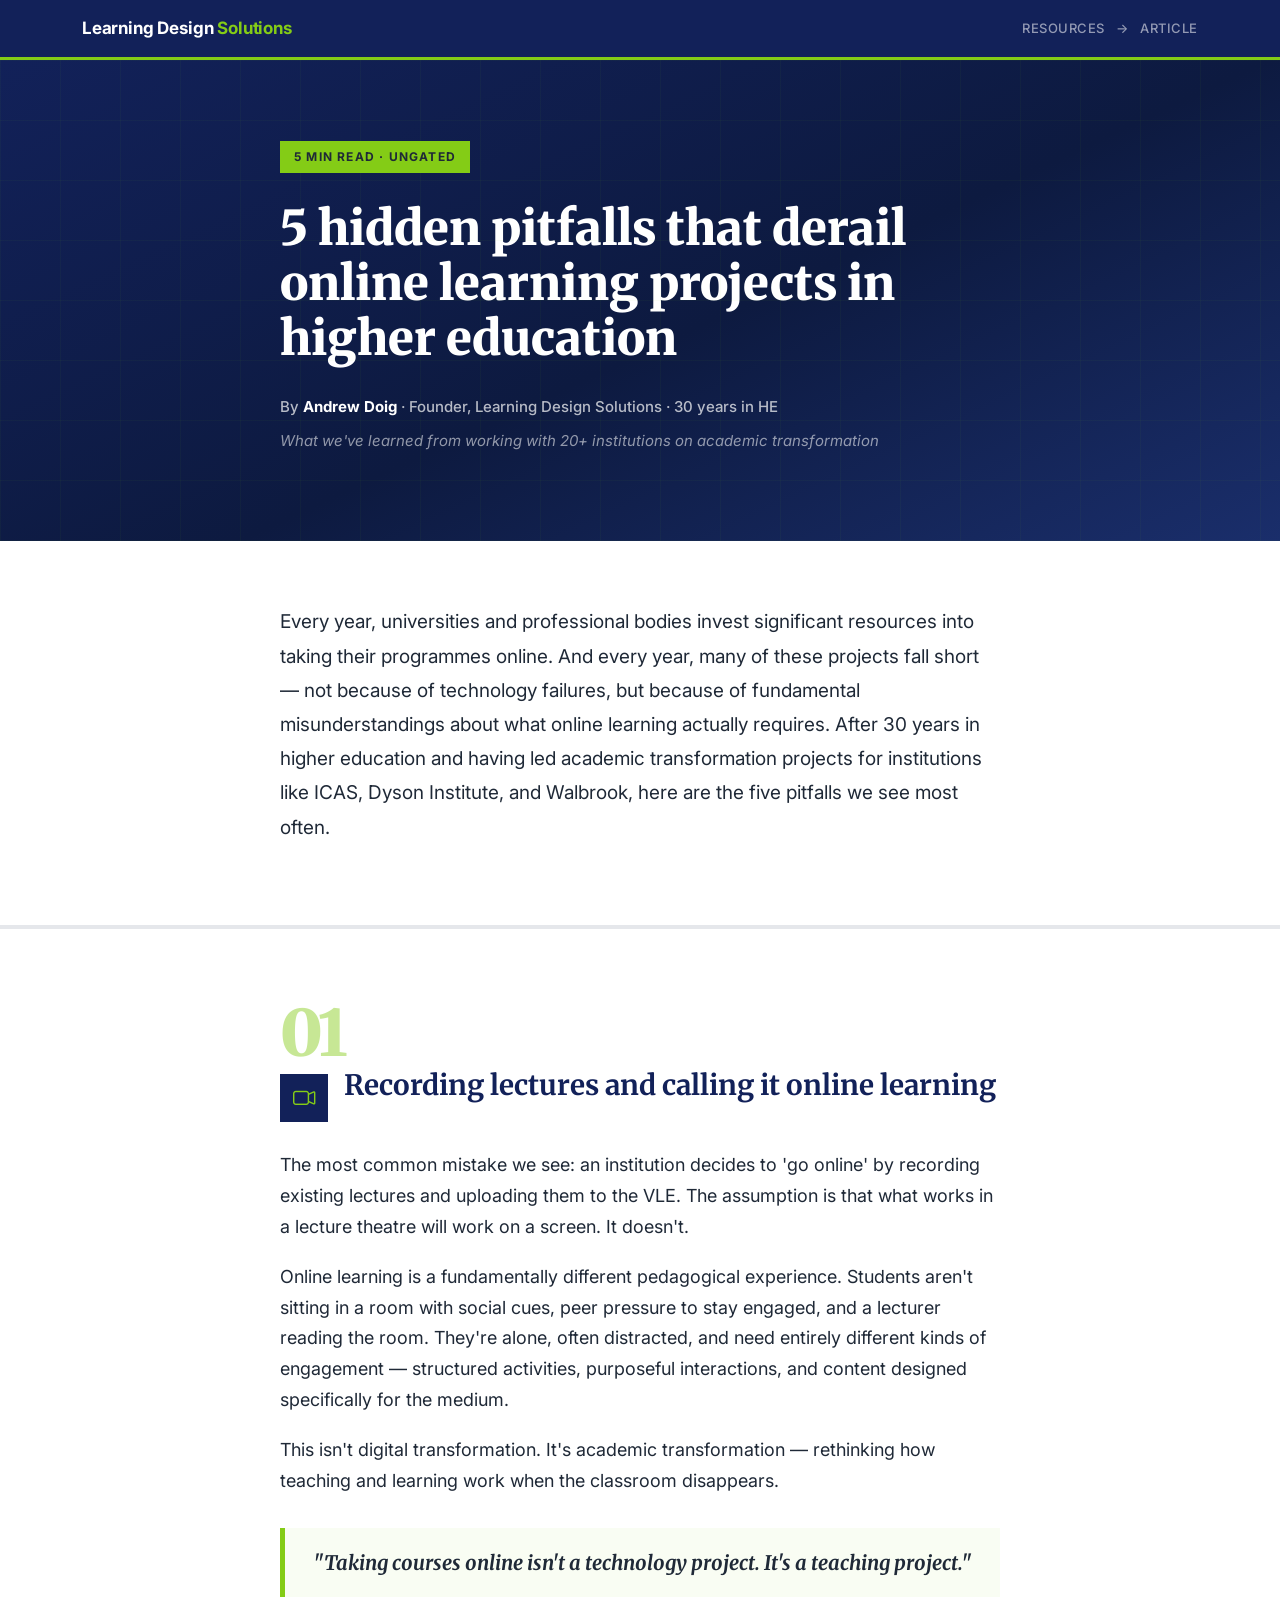
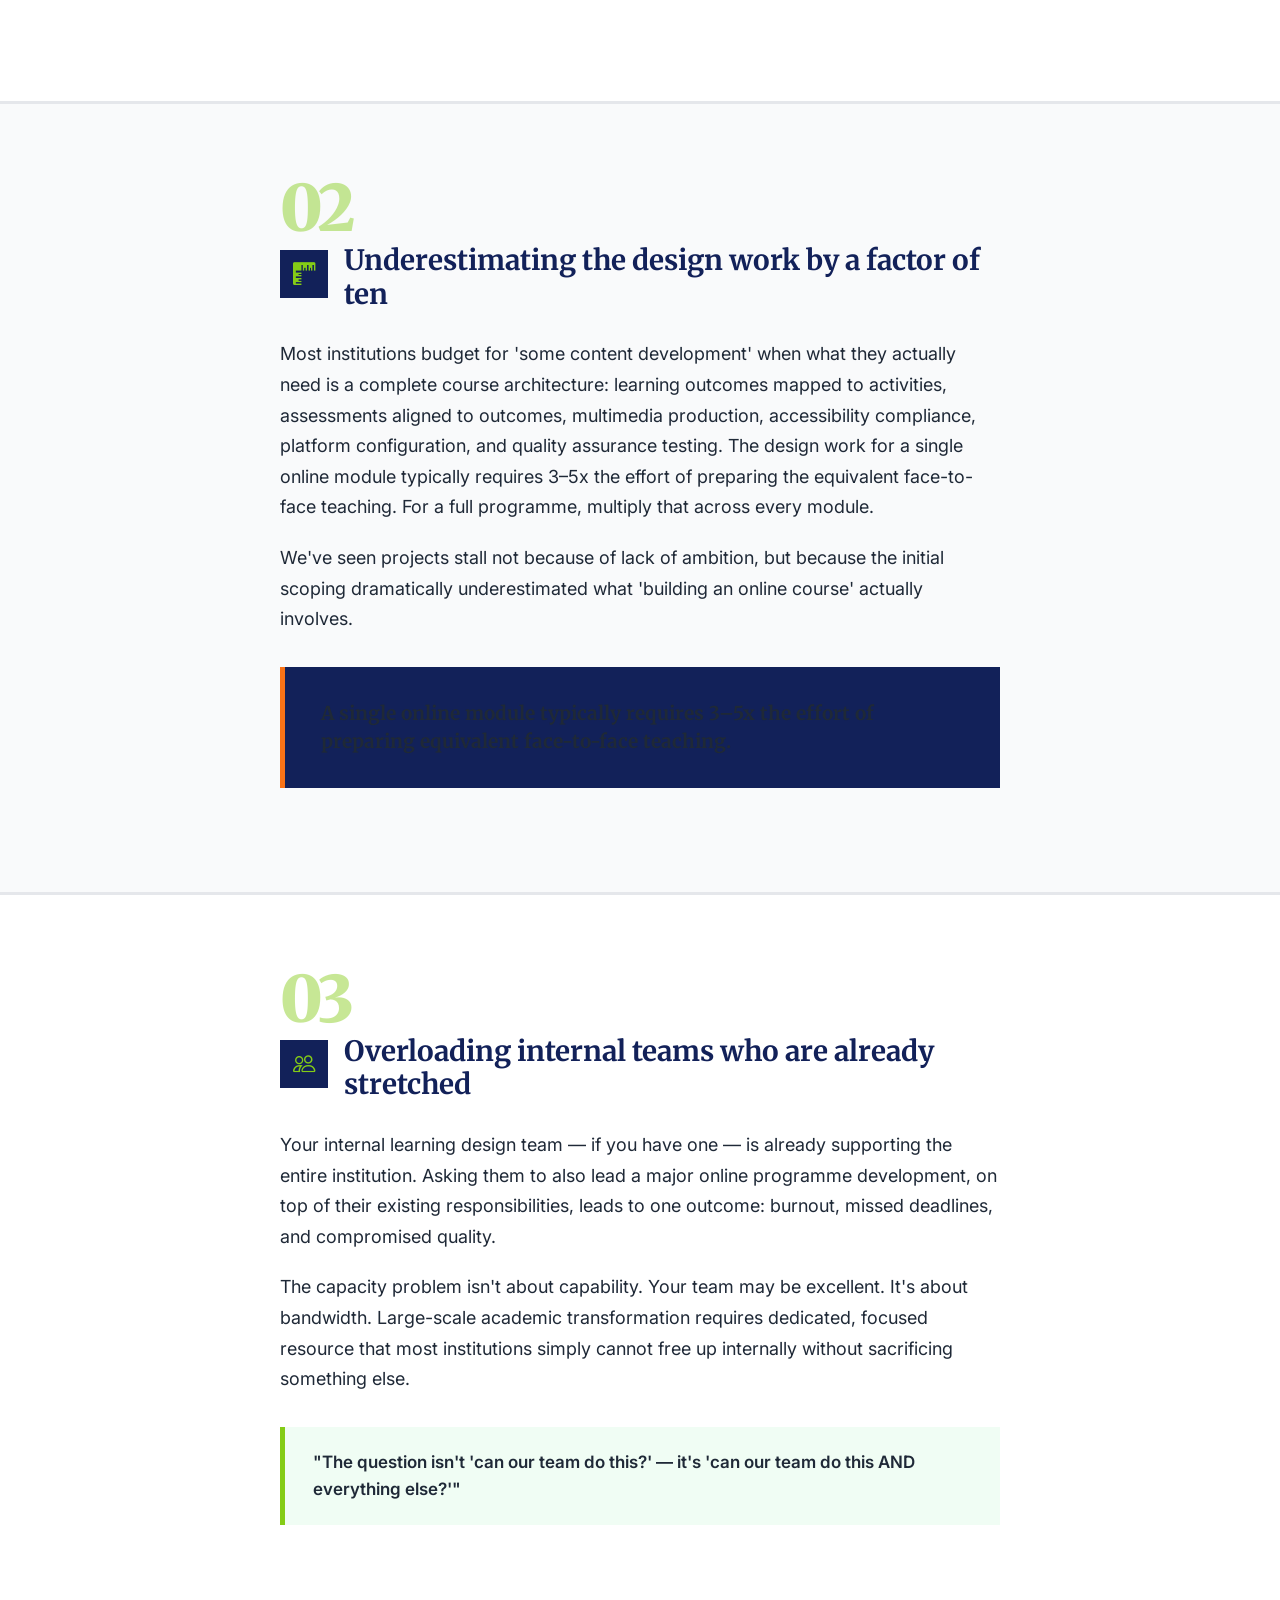
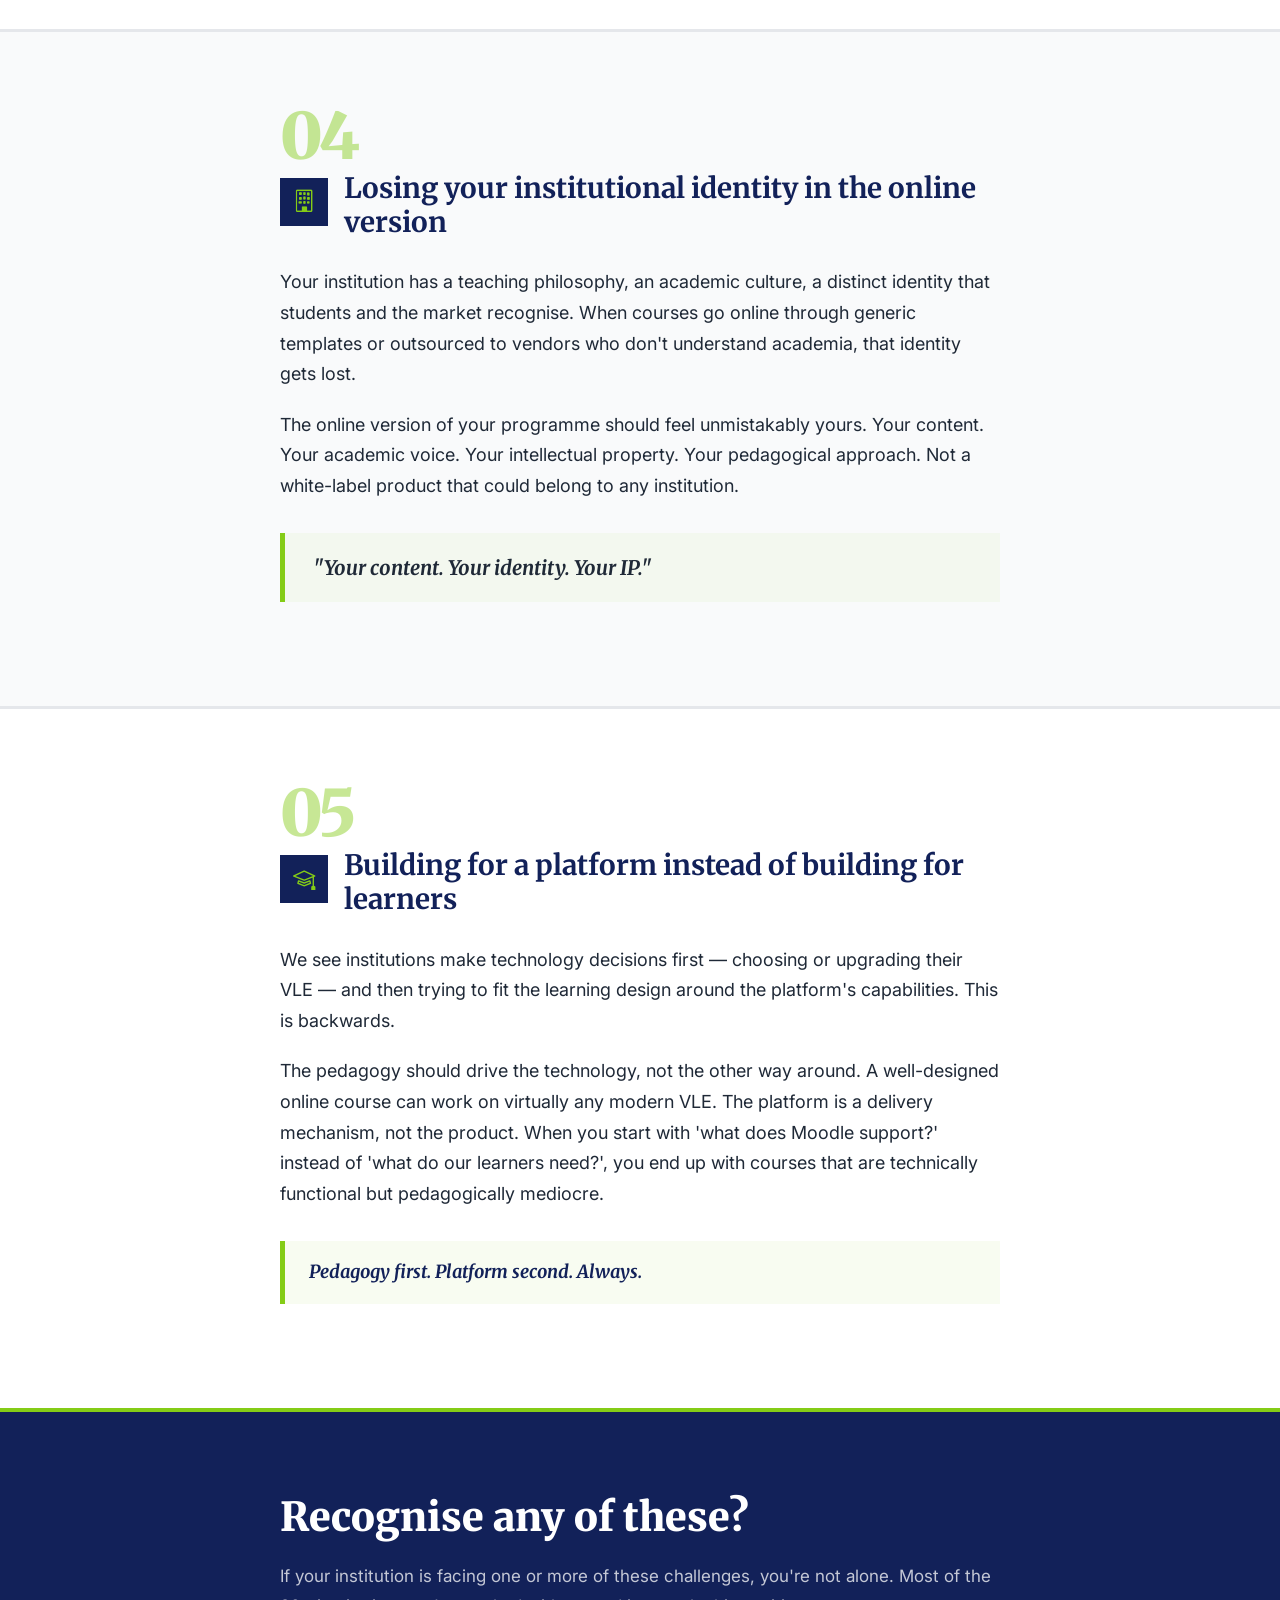
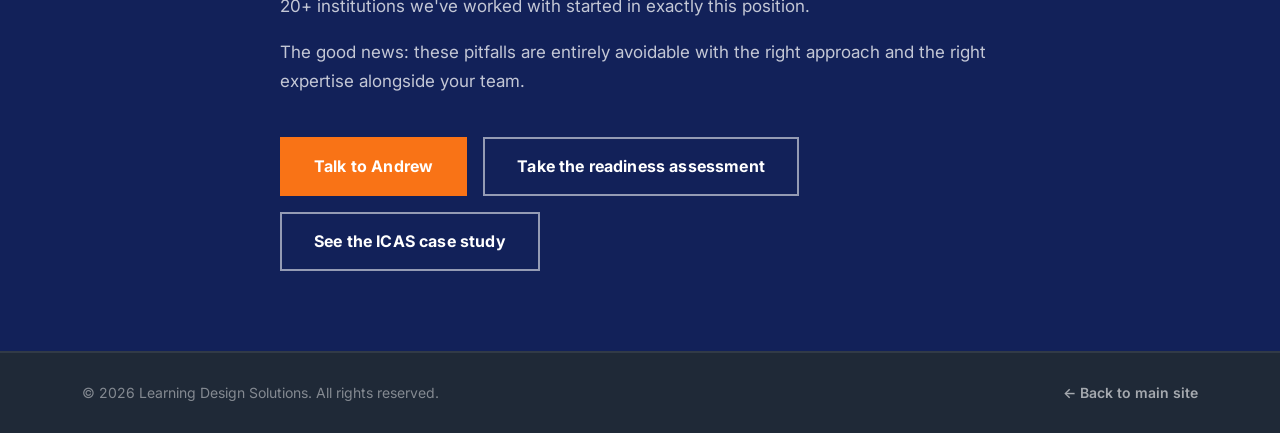
<file: mockup-tier1-pitfalls.html>
<!DOCTYPE html>
<html lang="en-GB">
<head>
    <meta charset="UTF-8">
    <meta name="viewport" content="width=device-width, initial-scale=1.0">
    <title>5 hidden pitfalls that derail online learning projects in higher education — Learning Design Solutions</title>

    <!-- Bootstrap 5.3 CSS -->
    <link href="https://cdn.jsdelivr.net/npm/bootstrap@5.3.2/dist/css/bootstrap.min.css" rel="stylesheet">
    <!-- Bootstrap Icons -->
    <link href="https://cdn.jsdelivr.net/npm/bootstrap-icons@1.11.3/font/bootstrap-icons.min.css" rel="stylesheet">
    <!-- Google Fonts -->
    <link rel="preconnect" href="https://fonts.googleapis.com">
    <link rel="preconnect" href="https://fonts.gstatic.com" crossorigin>
    <link href="https://fonts.googleapis.com/css2?family=Inter:wght@400;500;600;700;800&family=Merriweather:wght@700;900&display=swap" rel="stylesheet">

    <style>
        /* ============================================================
           DESIGN TOKENS
        ============================================================ */
        :root {
            --lds-navy:   #122159;
            --lds-green:  #84cc16;
            --lds-orange: #f97316;
            --lds-dark:   #1f2937;
            --lds-light:  #f9fafb;
            --lds-white:  #ffffff;
            --font-body:    'Inter', -apple-system, BlinkMacSystemFont, sans-serif;
            --font-display: 'Merriweather', serif;
        }

        /* Sharp corners everywhere */
        *,
        *::before,
        *::after {
            border-radius: 0 !important;
        }

        /* ============================================================
           BASE
        ============================================================ */
        html {
            scroll-behavior: smooth;
        }

        body {
            font-family: var(--font-body);
            font-size: 1.125rem;
            line-height: 1.7;
            color: var(--lds-dark);
            background-color: var(--lds-white);
        }

        h1, h2, h3, h4 {
            font-family: var(--font-display);
            line-height: 1.25;
        }

        /* ============================================================
           ARTICLE WIDTH CONSTRAINT
        ============================================================ */
        .article-body {
            max-width: 720px;
            margin-left: auto;
            margin-right: auto;
        }

        /* ============================================================
           SITE NAVIGATION
        ============================================================ */
        .site-nav {
            background-color: var(--lds-navy);
            padding: 0.875rem 0;
            border-bottom: 3px solid var(--lds-green);
        }

        .site-nav__logo {
            font-family: var(--font-body);
            font-size: 1.0625rem;
            font-weight: 700;
            color: var(--lds-white);
            text-decoration: none;
            letter-spacing: -0.01em;
        }

        .site-nav__logo span {
            color: var(--lds-green);
        }

        .site-nav__breadcrumb {
            font-size: 0.8125rem;
            font-weight: 500;
            color: rgba(255,255,255,0.55);
            letter-spacing: 0.04em;
            text-transform: uppercase;
        }

        .site-nav__breadcrumb a {
            color: rgba(255,255,255,0.55);
            text-decoration: none;
            transition: color 0.2s;
        }

        .site-nav__breadcrumb a:hover {
            color: var(--lds-green);
        }

        .site-nav__breadcrumb .separator {
            margin: 0 0.5rem;
        }

        /* ============================================================
           HERO SECTION
        ============================================================ */
        .article-hero {
            background: linear-gradient(155deg, var(--lds-navy) 0%, #0d1a40 55%, #1a2e6b 100%);
            padding: 5rem 0 4.5rem;
            position: relative;
            overflow: hidden;
        }

        /* Subtle geometric texture */
        .article-hero::before {
            content: '';
            position: absolute;
            inset: 0;
            background-image:
                linear-gradient(rgba(132,204,22,0.04) 1px, transparent 1px),
                linear-gradient(90deg, rgba(132,204,22,0.04) 1px, transparent 1px);
            background-size: 60px 60px;
            pointer-events: none;
        }

        .article-hero__reading-badge {
            display: inline-block;
            background-color: var(--lds-green);
            color: var(--lds-dark);
            font-family: var(--font-body);
            font-size: 0.75rem;
            font-weight: 700;
            letter-spacing: 0.1em;
            text-transform: uppercase;
            padding: 0.35rem 0.875rem;
            margin-bottom: 1.75rem;
        }

        .article-hero__title {
            font-family: var(--font-display);
            font-weight: 900;
            font-size: clamp(2rem, 4.5vw, 3rem);
            color: var(--lds-white);
            line-height: 1.15;
            margin-bottom: 1.75rem;
            max-width: 740px;
        }

        .article-hero__author-line {
            font-size: 0.9375rem;
            color: rgba(255,255,255,0.7);
            font-weight: 500;
            margin-bottom: 0.5rem;
        }

        .article-hero__author-line strong {
            color: var(--lds-white);
        }

        .article-hero__subtitle {
            font-size: 0.9375rem;
            color: rgba(255,255,255,0.55);
            font-style: italic;
            margin-top: 0.25rem;
        }

        /* ============================================================
           INTRO PARAGRAPH
        ============================================================ */
        .article-intro {
            background-color: var(--lds-white);
            padding: 4rem 1.5rem;
            border-bottom: 1px solid #e5e7eb;
        }

        .article-intro__text {
            font-size: 1.1875rem;
            color: var(--lds-dark);
            line-height: 1.8;
        }

        /* ============================================================
           PITFALL SECTIONS — ALTERNATING BACKGROUNDS
        ============================================================ */
        .pitfall-section {
            padding: 4.5rem 1.5rem;
            border-top: 3px solid #e5e7eb;
        }

        .pitfall-section--white {
            background-color: var(--lds-white);
        }

        .pitfall-section--light {
            background-color: var(--lds-light);
        }

        /* Pitfall number */
        .pitfall-section__number {
            font-family: var(--font-display);
            font-weight: 900;
            font-size: 4rem;
            color: var(--lds-green);
            opacity: 0.45;
            line-height: 1;
            margin-bottom: 0.25rem;
            letter-spacing: -0.04em;
        }

        /* Pitfall header row */
        .pitfall-section__header {
            display: flex;
            align-items: flex-start;
            gap: 1rem;
            margin-bottom: 1.75rem;
        }

        .pitfall-section__icon {
            flex-shrink: 0;
            width: 3rem;
            height: 3rem;
            background-color: var(--lds-navy);
            color: var(--lds-green);
            display: flex;
            align-items: center;
            justify-content: center;
            font-size: 1.4rem;
            margin-top: 0.35rem;
        }

        .pitfall-section__title {
            font-family: var(--font-display);
            font-weight: 700;
            font-size: clamp(1.375rem, 2.5vw, 1.75rem);
            color: var(--lds-navy);
            margin: 0;
            line-height: 1.2;
        }

        /* Body paragraphs inside pitfall */
        .pitfall-section__body p {
            margin-bottom: 1.25rem;
            color: var(--lds-dark);
        }

        .pitfall-section__body p:last-child {
            margin-bottom: 0;
        }

        /* ============================================================
           PULLQUOTE
        ============================================================ */
        .pitfall-pullquote {
            border-left: 5px solid var(--lds-green);
            padding: 1.25rem 1.75rem;
            margin: 2rem 0;
            background-color: rgba(132,204,22,0.05);
        }

        .pitfall-pullquote__text {
            font-family: var(--font-display);
            font-weight: 700;
            font-size: 1.25rem;
            font-style: italic;
            color: var(--lds-navy);
            margin: 0;
            line-height: 1.45;
        }

        /* ============================================================
           STAT CALLOUT (NAVY)
        ============================================================ */
        .stat-callout {
            background-color: var(--lds-navy);
            color: var(--lds-white);
            padding: 2rem 2.25rem;
            margin: 2rem 0;
            border-left: 5px solid var(--lds-orange);
        }

        .stat-callout__text {
            font-family: var(--font-display);
            font-size: 1.1875rem;
            font-weight: 700;
            color: var(--lds-white);
            margin: 0;
            line-height: 1.5;
        }

        /* ============================================================
           HIGHLIGHT BOX (LIGHT + GREEN BORDER)
        ============================================================ */
        .highlight-box {
            background-color: #f0fdf4;
            border-left: 5px solid var(--lds-green);
            padding: 1.375rem 1.75rem;
            margin: 2rem 0;
        }

        .highlight-box__text {
            font-size: 1.0625rem;
            font-weight: 600;
            color: var(--lds-dark);
            margin: 0;
            line-height: 1.6;
        }

        /* ============================================================
           SHORT CALLOUT (PLAIN)
        ============================================================ */
        .inline-callout {
            font-family: var(--font-display);
            font-size: 1.125rem;
            font-weight: 700;
            font-style: italic;
            color: var(--lds-navy);
            border-left: 5px solid var(--lds-green);
            padding: 1rem 1.5rem;
            margin: 2rem 0;
            background-color: rgba(132,204,22,0.06);
        }

        /* ============================================================
           CTA SECTION
        ============================================================ */
        .article-cta {
            background-color: var(--lds-navy);
            padding: 5rem 1.5rem;
            border-top: 4px solid var(--lds-green);
        }

        .article-cta__title {
            font-family: var(--font-display);
            font-weight: 900;
            font-size: clamp(1.75rem, 3.5vw, 2.5rem);
            color: var(--lds-white);
            margin-bottom: 1.25rem;
        }

        .article-cta__text {
            font-size: 1.0625rem;
            color: rgba(255,255,255,0.75);
            margin-bottom: 1rem;
            line-height: 1.75;
        }

        .article-cta__text:last-of-type {
            margin-bottom: 2.5rem;
        }

        /* Buttons */
        .btn-lds-primary {
            background-color: var(--lds-orange);
            color: var(--lds-white);
            font-family: var(--font-body);
            font-size: 1rem;
            font-weight: 700;
            padding: 0.875rem 2rem;
            border: 2px solid var(--lds-orange);
            text-decoration: none;
            display: inline-block;
            transition: background-color 0.2s, color 0.2s, border-color 0.2s;
            letter-spacing: 0.01em;
        }

        .btn-lds-primary:hover {
            background-color: #ea6c0a;
            border-color: #ea6c0a;
            color: var(--lds-white);
        }

        .btn-lds-outline-white {
            background-color: transparent;
            color: var(--lds-white);
            font-family: var(--font-body);
            font-size: 1rem;
            font-weight: 700;
            padding: 0.875rem 2rem;
            border: 2px solid rgba(255,255,255,0.55);
            text-decoration: none;
            display: inline-block;
            transition: background-color 0.2s, border-color 0.2s;
            letter-spacing: 0.01em;
        }

        .btn-lds-outline-white:hover {
            background-color: rgba(255,255,255,0.08);
            border-color: var(--lds-white);
            color: var(--lds-white);
        }

        /* ============================================================
           SITE FOOTER
        ============================================================ */
        .site-footer {
            background-color: var(--lds-dark);
            padding: 1.75rem 0;
            border-top: 2px solid rgba(255,255,255,0.08);
        }

        .site-footer__copy {
            font-size: 0.875rem;
            color: rgba(255,255,255,0.45);
            margin: 0;
        }

        .site-footer__back-link {
            font-size: 0.875rem;
            font-weight: 600;
            color: rgba(255,255,255,0.6);
            text-decoration: none;
            transition: color 0.2s;
        }

        .site-footer__back-link:hover {
            color: var(--lds-green);
        }

        /* ============================================================
           RESPONSIVE ADJUSTMENTS
        ============================================================ */
        @media (max-width: 767.98px) {
            .article-hero {
                padding: 3rem 0 3rem;
            }

            .pitfall-section {
                padding: 3rem 1rem;
            }

            .pitfall-section__number {
                font-size: 3rem;
            }

            .article-cta {
                padding: 3.5rem 1rem;
            }

            .article-cta__button-group {
                display: flex;
                flex-direction: column;
                gap: 1rem;
                align-items: flex-start;
            }

            .stat-callout {
                padding: 1.5rem 1.25rem;
            }
        }

        @media (min-width: 768px) {
            .article-cta__button-group {
                display: flex;
                flex-direction: row;
                gap: 1rem;
                flex-wrap: wrap;
                align-items: center;
            }
        }
    </style>
</head>
<body>

    <!-- ============================================================
         SITE NAVIGATION
    ============================================================ -->
    <nav class="site-nav" aria-label="Site navigation">
        <div class="container">
            <div class="d-flex justify-content-between align-items-center">
                <a href="index.html" class="site-nav__logo">
                    Learning Design <span>Solutions</span>
                </a>
                <span class="site-nav__breadcrumb" aria-label="Breadcrumb">
                    <a href="index.html">Resources</a>
                    <span class="separator" aria-hidden="true">→</span>
                    <span>Article</span>
                </span>
            </div>
        </div>
    </nav>

    <main>

        <!-- ============================================================
             HERO SECTION
        ============================================================ -->
        <header class="article-hero" role="banner">
            <div class="container">
                <div class="article-body">
                    <div class="article-hero__reading-badge" aria-label="5 minute read, ungated content">
                        5 Min Read &middot; Ungated
                    </div>
                    <h1 class="article-hero__title">
                        5 hidden pitfalls that derail online learning projects in higher education
                    </h1>
                    <p class="article-hero__author-line">
                        By <strong>Andrew Doig</strong> &middot; Founder, Learning Design Solutions &middot; 30 years in HE
                    </p>
                    <p class="article-hero__subtitle">
                        What we've learned from working with 20+ institutions on academic transformation
                    </p>
                </div>
            </div>
        </header>

        <!-- ============================================================
             INTRO PARAGRAPH
        ============================================================ -->
        <section class="article-intro" aria-label="Introduction">
            <div class="container">
                <div class="article-body">
                    <p class="article-intro__text">
                        Every year, universities and professional bodies invest significant resources into taking their programmes online. And every year, many of these projects fall short — not because of technology failures, but because of fundamental misunderstandings about what online learning actually requires. After 30 years in higher education and having led academic transformation projects for institutions like ICAS, Dyson Institute, and Walbrook, here are the five pitfalls we see most often.
                    </p>
                </div>
            </div>
        </section>

        <!-- ============================================================
             PITFALL 01
        ============================================================ -->
        <section class="pitfall-section pitfall-section--white" aria-labelledby="pitfall-1-title">
            <div class="container">
                <div class="article-body">
                    <div class="pitfall-section__number" aria-hidden="true">01</div>
                    <div class="pitfall-section__header">
                        <div class="pitfall-section__icon" aria-hidden="true">
                            <i class="bi bi-camera-video"></i>
                        </div>
                        <h2 class="pitfall-section__title" id="pitfall-1-title">
                            Recording lectures and calling it online learning
                        </h2>
                    </div>
                    <div class="pitfall-section__body">
                        <p>
                            The most common mistake we see: an institution decides to 'go online' by recording existing lectures and uploading them to the VLE. The assumption is that what works in a lecture theatre will work on a screen. It doesn't.
                        </p>
                        <p>
                            Online learning is a fundamentally different pedagogical experience. Students aren't sitting in a room with social cues, peer pressure to stay engaged, and a lecturer reading the room. They're alone, often distracted, and need entirely different kinds of engagement — structured activities, purposeful interactions, and content designed specifically for the medium.
                        </p>
                        <p>
                            This isn't digital transformation. It's academic transformation — rethinking how teaching and learning work when the classroom disappears.
                        </p>
                        <blockquote class="pitfall-pullquote" aria-label="Key insight">
                            <p class="pitfall-pullquote__text">
                                "Taking courses online isn't a technology project. It's a teaching project."
                            </p>
                        </blockquote>
                    </div>
                </div>
            </div>
        </section>

        <!-- ============================================================
             PITFALL 02
        ============================================================ -->
        <section class="pitfall-section pitfall-section--light" aria-labelledby="pitfall-2-title">
            <div class="container">
                <div class="article-body">
                    <div class="pitfall-section__number" aria-hidden="true">02</div>
                    <div class="pitfall-section__header">
                        <div class="pitfall-section__icon" aria-hidden="true">
                            <i class="bi bi-rulers"></i>
                        </div>
                        <h2 class="pitfall-section__title" id="pitfall-2-title">
                            Underestimating the design work by a factor of ten
                        </h2>
                    </div>
                    <div class="pitfall-section__body">
                        <p>
                            Most institutions budget for 'some content development' when what they actually need is a complete course architecture: learning outcomes mapped to activities, assessments aligned to outcomes, multimedia production, accessibility compliance, platform configuration, and quality assurance testing. The design work for a single online module typically requires 3&ndash;5x the effort of preparing the equivalent face-to-face teaching. For a full programme, multiply that across every module.
                        </p>
                        <p>
                            We've seen projects stall not because of lack of ambition, but because the initial scoping dramatically underestimated what 'building an online course' actually involves.
                        </p>
                        <aside class="stat-callout" aria-label="Key statistic">
                            <p class="stat-callout__text">
                                A single online module typically requires 3&ndash;5x the effort of preparing equivalent face-to-face teaching.
                            </p>
                        </aside>
                    </div>
                </div>
            </div>
        </section>

        <!-- ============================================================
             PITFALL 03
        ============================================================ -->
        <section class="pitfall-section pitfall-section--white" aria-labelledby="pitfall-3-title">
            <div class="container">
                <div class="article-body">
                    <div class="pitfall-section__number" aria-hidden="true">03</div>
                    <div class="pitfall-section__header">
                        <div class="pitfall-section__icon" aria-hidden="true">
                            <i class="bi bi-people"></i>
                        </div>
                        <h2 class="pitfall-section__title" id="pitfall-3-title">
                            Overloading internal teams who are already stretched
                        </h2>
                    </div>
                    <div class="pitfall-section__body">
                        <p>
                            Your internal learning design team — if you have one — is already supporting the entire institution. Asking them to also lead a major online programme development, on top of their existing responsibilities, leads to one outcome: burnout, missed deadlines, and compromised quality.
                        </p>
                        <p>
                            The capacity problem isn't about capability. Your team may be excellent. It's about bandwidth. Large-scale academic transformation requires dedicated, focused resource that most institutions simply cannot free up internally without sacrificing something else.
                        </p>
                        <div class="highlight-box" role="note" aria-label="Key question to consider">
                            <p class="highlight-box__text">
                                "The question isn't 'can our team do this?' — it's 'can our team do this AND everything else?'"
                            </p>
                        </div>
                    </div>
                </div>
            </div>
        </section>

        <!-- ============================================================
             PITFALL 04
        ============================================================ -->
        <section class="pitfall-section pitfall-section--light" aria-labelledby="pitfall-4-title">
            <div class="container">
                <div class="article-body">
                    <div class="pitfall-section__number" aria-hidden="true">04</div>
                    <div class="pitfall-section__header">
                        <div class="pitfall-section__icon" aria-hidden="true">
                            <i class="bi bi-building"></i>
                        </div>
                        <h2 class="pitfall-section__title" id="pitfall-4-title">
                            Losing your institutional identity in the online version
                        </h2>
                    </div>
                    <div class="pitfall-section__body">
                        <p>
                            Your institution has a teaching philosophy, an academic culture, a distinct identity that students and the market recognise. When courses go online through generic templates or outsourced to vendors who don't understand academia, that identity gets lost.
                        </p>
                        <p>
                            The online version of your programme should feel unmistakably yours. Your content. Your academic voice. Your intellectual property. Your pedagogical approach. Not a white-label product that could belong to any institution.
                        </p>
                        <blockquote class="pitfall-pullquote" aria-label="Key insight">
                            <p class="pitfall-pullquote__text">
                                "Your content. Your identity. Your IP."
                            </p>
                        </blockquote>
                    </div>
                </div>
            </div>
        </section>

        <!-- ============================================================
             PITFALL 05
        ============================================================ -->
        <section class="pitfall-section pitfall-section--white" aria-labelledby="pitfall-5-title">
            <div class="container">
                <div class="article-body">
                    <div class="pitfall-section__number" aria-hidden="true">05</div>
                    <div class="pitfall-section__header">
                        <div class="pitfall-section__icon" aria-hidden="true">
                            <i class="bi bi-mortarboard"></i>
                        </div>
                        <h2 class="pitfall-section__title" id="pitfall-5-title">
                            Building for a platform instead of building for learners
                        </h2>
                    </div>
                    <div class="pitfall-section__body">
                        <p>
                            We see institutions make technology decisions first — choosing or upgrading their VLE — and then trying to fit the learning design around the platform's capabilities. This is backwards.
                        </p>
                        <p>
                            The pedagogy should drive the technology, not the other way around. A well-designed online course can work on virtually any modern VLE. The platform is a delivery mechanism, not the product. When you start with 'what does Moodle support?' instead of 'what do our learners need?', you end up with courses that are technically functional but pedagogically mediocre.
                        </p>
                        <div class="inline-callout" role="note" aria-label="Guiding principle">
                            Pedagogy first. Platform second. Always.
                        </div>
                    </div>
                </div>
            </div>
        </section>

        <!-- ============================================================
             CTA SECTION
        ============================================================ -->
        <section class="article-cta" aria-labelledby="cta-title">
            <div class="container">
                <div class="article-body">
                    <h2 class="article-cta__title" id="cta-title">Recognise any of these?</h2>
                    <p class="article-cta__text">
                        If your institution is facing one or more of these challenges, you're not alone. Most of the 20+ institutions we've worked with started in exactly this position.
                    </p>
                    <p class="article-cta__text">
                        The good news: these pitfalls are entirely avoidable with the right approach and the right expertise alongside your team.
                    </p>
                    <div class="article-cta__button-group">
                        <a href="#" class="btn-lds-primary">Talk to Andrew</a>
                        <a href="tier2-assessment.html" class="btn-lds-outline-white">Take the readiness assessment</a>
                        <a href="mockup-tier3-case-study.html" class="btn-lds-outline-white">See the ICAS case study</a>
                    </div>
                </div>
            </div>
        </section>

    </main>

    <!-- ============================================================
         SITE FOOTER
    ============================================================ -->
    <footer class="site-footer" role="contentinfo">
        <div class="container">
            <div class="d-flex flex-column flex-md-row justify-content-between align-items-center gap-3">
                <p class="site-footer__copy">
                    &copy; 2026 Learning Design Solutions. All rights reserved.
                </p>
                <a href="index.html" class="site-footer__back-link">
                    &larr; Back to main site
                </a>
            </div>
        </div>
    </footer>

    <!-- Bootstrap JS Bundle (includes Popper) -->
    <script src="https://cdn.jsdelivr.net/npm/bootstrap@5.3.2/dist/js/bootstrap.bundle.min.js"></script>

</body>
</html>
</file>
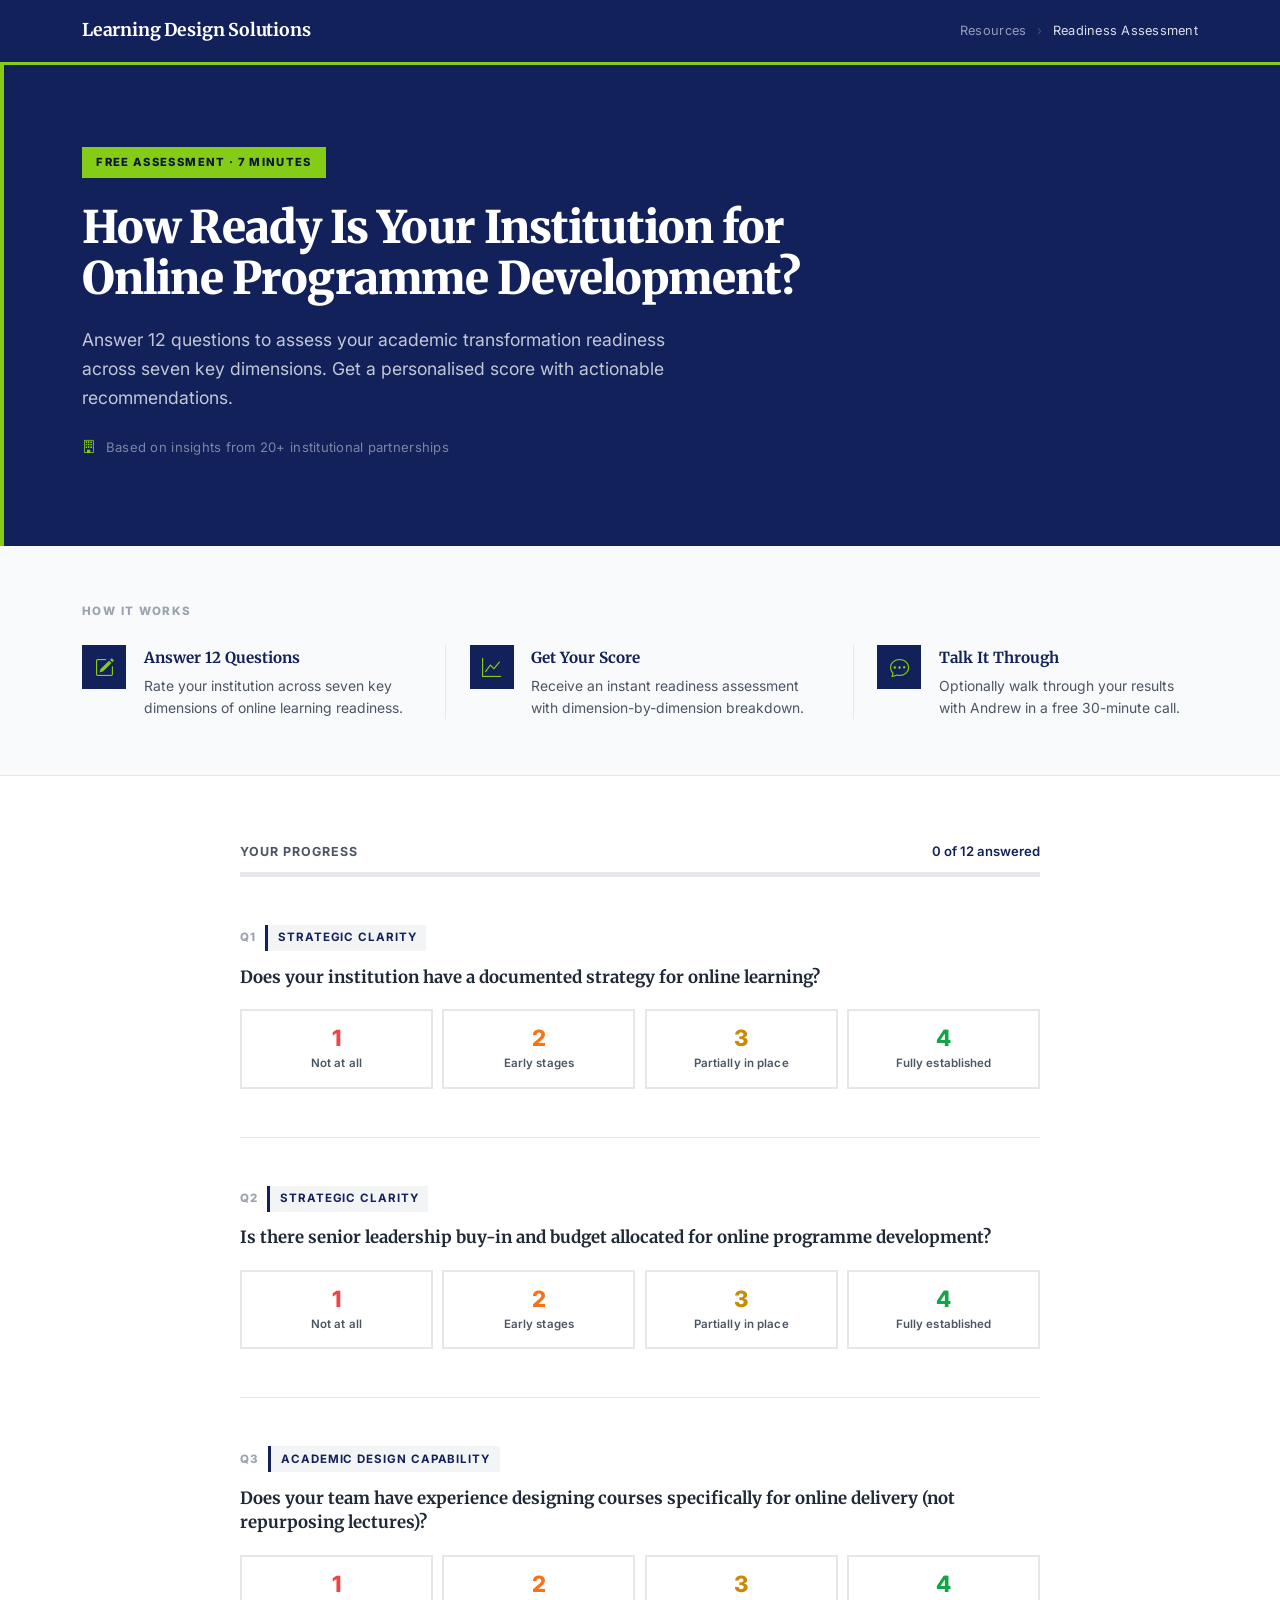
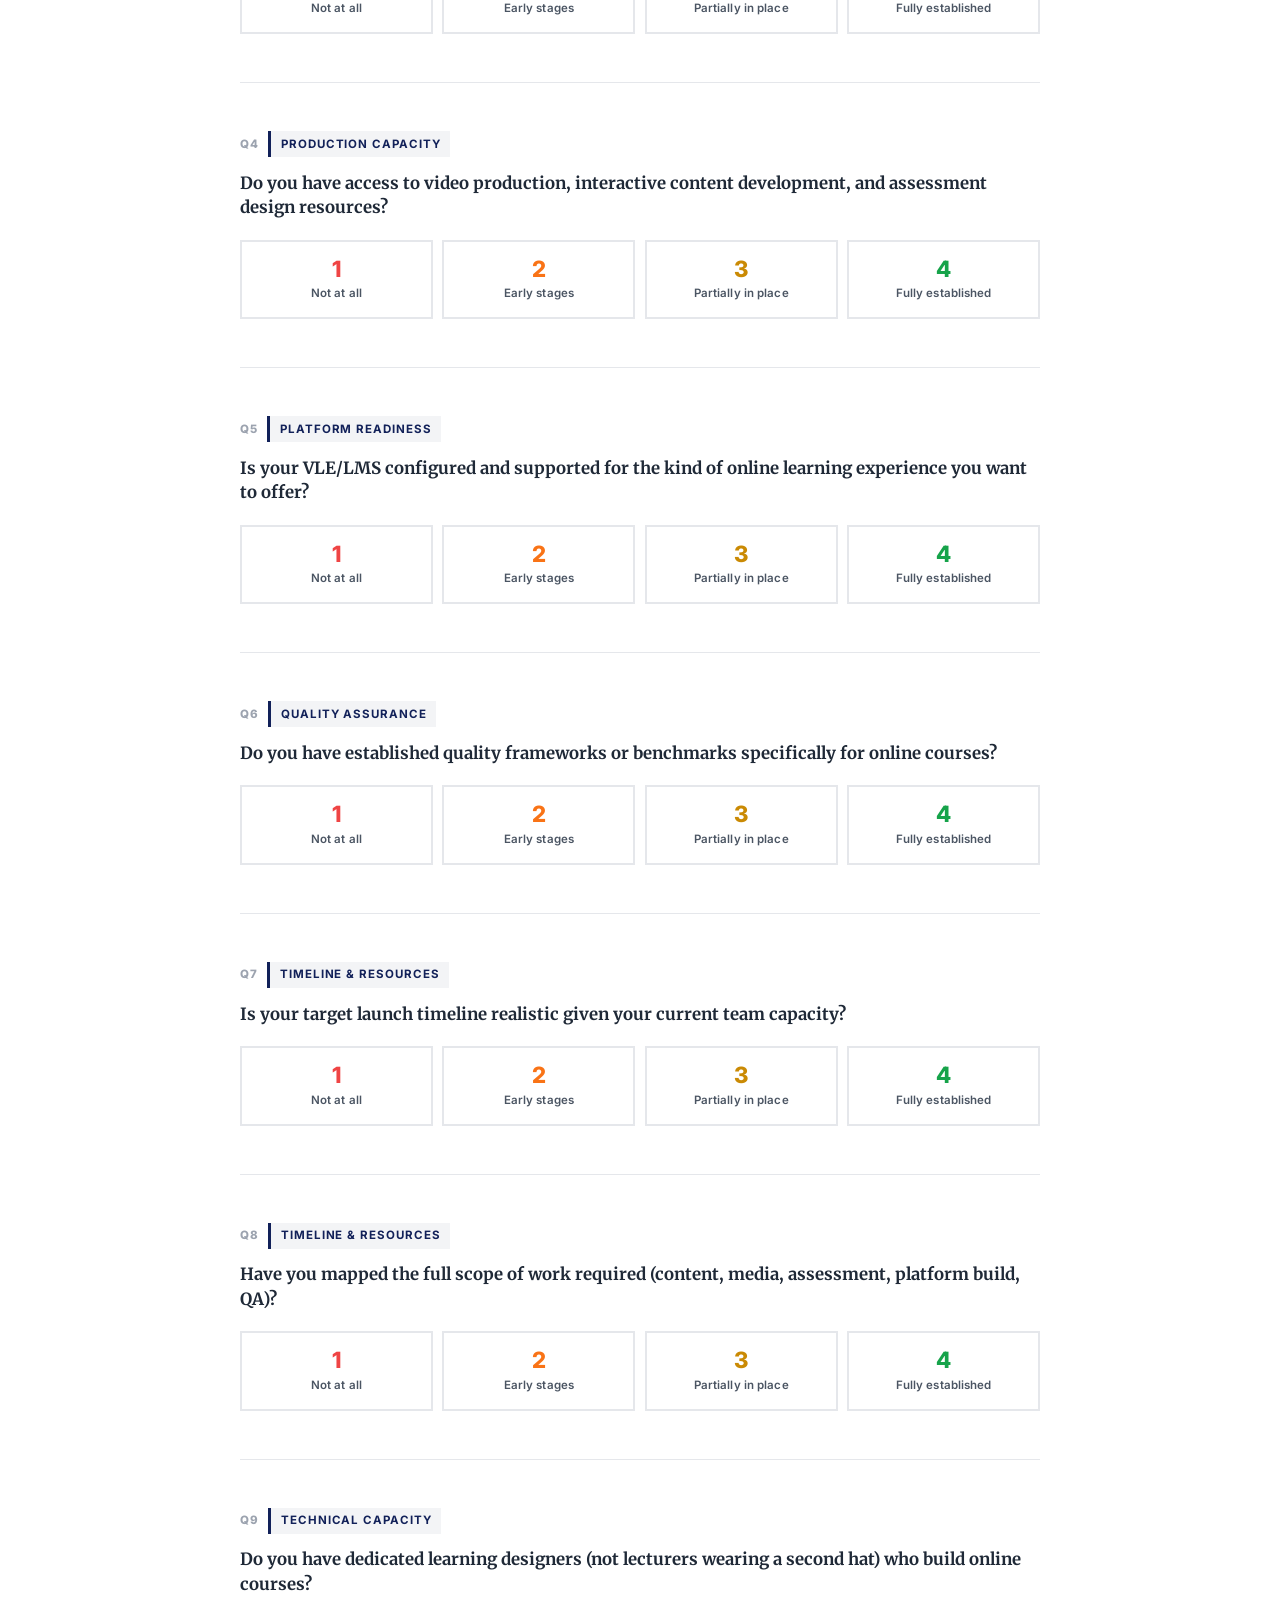
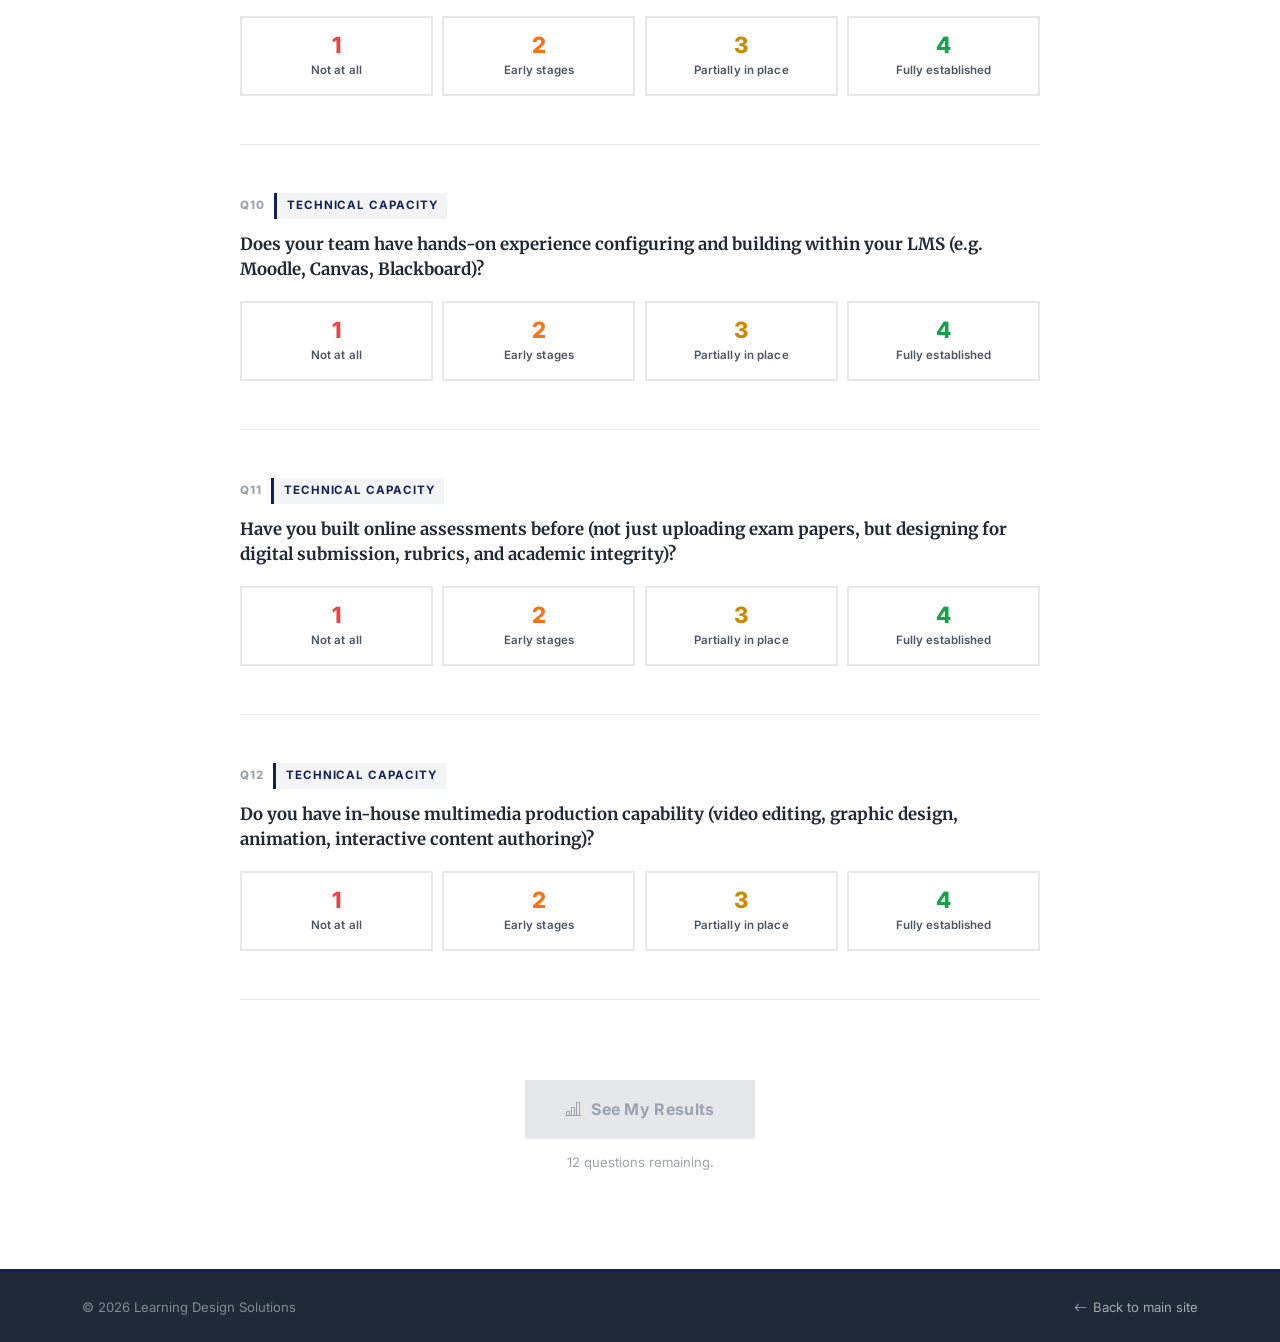
<file: mockup-tier2-assessment.html>
<!DOCTYPE html>
<html lang="en-GB">
<head>
    <meta charset="UTF-8">
    <meta name="viewport" content="width=device-width, initial-scale=1.0">
    <title>Academic Transformation Readiness Assessment — Learning Design Solutions</title>

    <!-- Bootstrap 5.3 CSS -->
    <link href="https://cdn.jsdelivr.net/npm/bootstrap@5.3.2/dist/css/bootstrap.min.css" rel="stylesheet">
    <!-- Bootstrap Icons -->
    <link href="https://cdn.jsdelivr.net/npm/bootstrap-icons@1.11.3/font/bootstrap-icons.min.css" rel="stylesheet">
    <!-- Google Fonts -->
    <link rel="preconnect" href="https://fonts.googleapis.com">
    <link rel="preconnect" href="https://fonts.gstatic.com" crossorigin>
    <link href="https://fonts.googleapis.com/css2?family=Inter:wght@400;500;600;700;800&family=Merriweather:wght@700;900&display=swap" rel="stylesheet">

    <style>
        :root {
            --lds-navy: #122159;
            --lds-navy-deep: #0b163a;
            --lds-green: #84cc16;
            --lds-green-dark: #65a30d;
            --lds-orange: #f97316;
            --lds-orange-dark: #ea6c0a;
            --lds-dark: #1f2937;
            --lds-light: #f9fafb;
            --lds-white: #ffffff;
            --lds-grey-100: #f3f4f6;
            --lds-grey-200: #e5e7eb;
            --lds-grey-400: #9ca3af;
            --lds-grey-600: #4b5563;
            --lds-grey-700: #374151;
            --score-red: #ef4444;
            --score-red-bg: #fef2f2;
            --score-red-border: #fecaca;
            --score-amber: #f97316;
            --score-amber-bg: #fff7ed;
            --score-amber-border: #fed7aa;
            --score-yellow-green: #84cc16;
            --score-yellow-green-bg: #f7fee7;
            --score-yellow-green-border: #d9f99d;
            --score-green: #16a34a;
            --score-green-bg: #f0fdf4;
            --score-green-border: #bbf7d0;
            --font-body: 'Inter', -apple-system, BlinkMacSystemFont, sans-serif;
            --font-display: 'Merriweather', serif;
        }
        *, *::before, *::after { border-radius: 0 !important; box-sizing: border-box; }
        body { font-family: var(--font-body); color: var(--lds-dark); background-color: var(--lds-white); font-size: 1.125rem; line-height: 1.7; }
        .font-display { font-family: var(--font-display); }
        h1, h2, h3 { font-family: var(--font-display); }
        .assessment-nav { background-color: var(--lds-navy); border-bottom: 3px solid var(--lds-green); }
        .assessment-nav__brand { font-family: var(--font-display); font-weight: 700; font-size: 1.1rem; color: var(--lds-white); text-decoration: none; letter-spacing: -0.01em; }
        .assessment-nav__brand:hover { color: var(--lds-green); }
        .assessment-nav__breadcrumb { font-size: 0.8rem; color: rgba(255,255,255,0.55); letter-spacing: 0.02em; }
        .assessment-nav__breadcrumb a { color: rgba(255,255,255,0.55); text-decoration: none; }
        .assessment-nav__breadcrumb a:hover { color: var(--lds-green); }
        .assessment-nav__breadcrumb .sep { margin: 0 0.4rem; opacity: 0.4; }
        .assessment-nav__breadcrumb .current { color: rgba(255,255,255,0.85); }
        .assessment-hero { background-color: var(--lds-navy); padding: 5rem 0 4.5rem; position: relative; overflow: hidden; }
        .assessment-hero::before { content: ''; position: absolute; top: 0; left: 0; width: 4px; height: 100%; background: var(--lds-green); }
        .assessment-hero__badge { display: inline-block; background-color: var(--lds-green); color: var(--lds-navy-deep); font-family: var(--font-body); font-size: 0.7rem; font-weight: 800; letter-spacing: 0.12em; text-transform: uppercase; padding: 0.35rem 0.9rem; margin-bottom: 1.5rem; }
        .assessment-hero__title { font-family: var(--font-display); font-weight: 900; font-size: clamp(1.85rem, 4vw, 2.8rem); line-height: 1.15; color: var(--lds-white); margin-bottom: 1.25rem; letter-spacing: -0.02em; }
        .assessment-hero__subtitle { font-size: 1.1rem; color: rgba(255,255,255,0.75); line-height: 1.65; max-width: 600px; margin-bottom: 1.5rem; }
        .assessment-hero__trust { font-size: 0.82rem; color: rgba(255,255,255,0.45); letter-spacing: 0.02em; }
        .assessment-hero__trust i { color: var(--lds-green); margin-right: 0.4rem; }
        .how-it-works { background-color: var(--lds-light); padding: 3.5rem 0; border-bottom: 1px solid var(--lds-grey-200); }
        .how-it-works__step { display: flex; align-items: flex-start; gap: 1.1rem; }
        .how-it-works__icon { width: 44px; height: 44px; min-width: 44px; background-color: var(--lds-navy); color: var(--lds-green); display: flex; align-items: center; justify-content: center; font-size: 1.2rem; flex-shrink: 0; }
        .how-it-works__step-title { font-family: var(--font-display); font-size: 0.95rem; font-weight: 700; color: var(--lds-navy); margin-bottom: 0.3rem; }
        .how-it-works__step-desc { font-size: 0.87rem; color: var(--lds-grey-600); line-height: 1.55; margin: 0; }
        .how-it-works__divider { width: 1px; background-color: var(--lds-grey-200); align-self: stretch; margin: 0 1.5rem; }
        .assessment-section { background-color: var(--lds-white); padding: 4rem 0 5rem; }
        .assessment-form-wrapper { max-width: 800px; margin: 0 auto; }
        .assessment-progress { margin-bottom: 3rem; }
        .assessment-progress__header { display: flex; justify-content: space-between; align-items: baseline; margin-bottom: 0.6rem; }
        .assessment-progress__label { font-size: 0.78rem; font-weight: 700; letter-spacing: 0.08em; text-transform: uppercase; color: var(--lds-grey-600); }
        .assessment-progress__count { font-size: 0.82rem; font-weight: 600; color: var(--lds-navy); }
        .assessment-progress__track { height: 5px; background-color: var(--lds-grey-200); overflow: hidden; }
        .assessment-progress__fill { height: 100%; background-color: var(--lds-green); width: 0%; transition: width 0.4s cubic-bezier(0.4, 0, 0.2, 1); }
        .question-block { margin-bottom: 3rem; padding-bottom: 3rem; border-bottom: 1px solid var(--lds-grey-200); }
        .question-block:last-of-type { border-bottom: none; }
        .question-block__meta { display: flex; align-items: center; gap: 0.6rem; margin-bottom: 0.85rem; }
        .question-block__number { font-size: 0.72rem; font-weight: 800; letter-spacing: 0.08em; text-transform: uppercase; color: var(--lds-grey-400); }
        .question-block__dimension { font-size: 0.72rem; font-weight: 700; letter-spacing: 0.08em; text-transform: uppercase; color: var(--lds-navy); background-color: var(--lds-grey-100); padding: 0.2rem 0.6rem; border-left: 3px solid var(--lds-navy); }
        .question-block__text { font-family: var(--font-display); font-size: 1.05rem; font-weight: 700; line-height: 1.45; color: var(--lds-dark); margin-bottom: 1.25rem; }
        .option-grid { display: grid; grid-template-columns: repeat(4, 1fr); gap: 0.6rem; }
        @media (max-width: 767px) { .option-grid { grid-template-columns: repeat(2, 1fr); } }
        .option-card { position: relative; cursor: pointer; }
        .option-card input[type="radio"] { position: absolute; opacity: 0; width: 0; height: 0; }
        .option-card__label { display: flex; flex-direction: column; align-items: center; gap: 0.4rem; padding: 1rem 0.75rem; border: 2px solid var(--lds-grey-200); background-color: var(--lds-white); cursor: pointer; transition: border-color 0.18s ease, background-color 0.18s ease, transform 0.15s ease; text-align: center; user-select: none; }
        .option-card__label:hover { border-color: var(--lds-navy); background-color: var(--lds-grey-100); }
        .option-card__score { font-size: 1.4rem; font-weight: 800; font-family: var(--font-body); line-height: 1; }
        .option-card__text { font-size: 0.72rem; font-weight: 600; letter-spacing: 0.01em; color: var(--lds-grey-600); line-height: 1.3; }
        .option-card__check { font-size: 0.85rem; display: none; }
        .option-card--1 .option-card__score { color: var(--score-red); }
        .option-card--2 .option-card__score { color: var(--score-amber); }
        .option-card--3 .option-card__score { color: #ca8a04; }
        .option-card--4 .option-card__score { color: var(--score-green); }
        .option-card input[type="radio"]:checked + .option-card__label { transform: scale(1.02); }
        .option-card--1 input[type="radio"]:checked + .option-card__label { background-color: var(--score-red-bg); border-color: var(--score-red); }
        .option-card--2 input[type="radio"]:checked + .option-card__label { background-color: var(--score-amber-bg); border-color: var(--score-amber); }
        .option-card--3 input[type="radio"]:checked + .option-card__label { background-color: #fefce8; border-color: #ca8a04; }
        .option-card--4 input[type="radio"]:checked + .option-card__label { background-color: var(--score-green-bg); border-color: var(--score-green); }
        .option-card input[type="radio"]:checked + .option-card__label .option-card__check { display: block; }
        .option-card input[type="radio"]:checked + .option-card__label .option-card__text { color: var(--lds-dark); }
        .assessment-submit-area { padding-top: 2rem; text-align: center; }
        .btn-submit-assessment { background-color: var(--lds-orange); color: var(--lds-white); border: none; font-family: var(--font-body); font-size: 1rem; font-weight: 700; letter-spacing: 0.02em; padding: 1rem 2.5rem; cursor: pointer; transition: background-color 0.18s ease, opacity 0.18s ease; display: inline-flex; align-items: center; gap: 0.6rem; }
        .btn-submit-assessment:hover:not(:disabled) { background-color: var(--lds-orange-dark); color: var(--lds-white); }
        .btn-submit-assessment:disabled { background-color: var(--lds-grey-200); color: var(--lds-grey-400); cursor: not-allowed; }
        .submit-hint { font-size: 0.82rem; color: var(--lds-grey-400); margin-top: 0.75rem; }
        .results-section { display: none; }
        .results-section.is-visible { display: block; animation: fadeInUp 0.5s ease-out forwards; }
        @keyframes fadeInUp { from { opacity: 0; transform: translateY(24px); } to { opacity: 1; transform: translateY(0); } }
        .results-overall { background-color: var(--lds-navy); padding: 4rem 0; position: relative; overflow: hidden; }
        .results-overall::before { content: ''; position: absolute; top: 0; left: 0; width: 4px; height: 100%; background: var(--lds-green); }
        .results-overall__score-number { font-family: var(--font-display); font-weight: 900; font-size: clamp(4rem, 10vw, 7rem); color: var(--lds-white); line-height: 1; letter-spacing: -0.04em; }
        .results-overall__score-denom { font-family: var(--font-display); font-weight: 700; font-size: clamp(1.5rem, 3vw, 2.5rem); color: rgba(255,255,255,0.4); letter-spacing: -0.02em; }
        .results-overall__category-badge { display: inline-block; font-size: 0.75rem; font-weight: 800; letter-spacing: 0.1em; text-transform: uppercase; padding: 0.4rem 1rem; margin-bottom: 1rem; }
        .results-overall__category-badge--early { background-color: var(--score-amber); color: white; }
        .results-overall__category-badge--building { background-color: #eab308; color: #1a1a00; }
        .results-overall__category-badge--positioned { background-color: var(--lds-green); color: var(--lds-navy-deep); }
        .results-overall__category-badge--ready { background-color: var(--score-green); color: white; }
        .results-overall__category-name { font-family: var(--font-display); font-weight: 900; font-size: clamp(1.5rem, 3vw, 2rem); color: var(--lds-white); margin-bottom: 0.75rem; letter-spacing: -0.02em; }
        .results-overall__category-desc { color: rgba(255,255,255,0.7); font-size: 0.97rem; line-height: 1.6; max-width: 480px; }
        .results-dimensions { background-color: var(--lds-light); padding: 4rem 0; }
        .results-dimensions__title { font-family: var(--font-display); font-size: 1.4rem; font-weight: 900; color: var(--lds-navy); margin-bottom: 2.5rem; padding-bottom: 1rem; border-bottom: 3px solid var(--lds-navy); }
        .dimension-item { background-color: var(--lds-white); padding: 1.5rem; margin-bottom: 1rem; border-left: 4px solid var(--lds-grey-200); transition: border-color 0.3s ease; }
        .dimension-item__header { display: flex; justify-content: space-between; align-items: baseline; margin-bottom: 0.6rem; flex-wrap: wrap; gap: 0.5rem; }
        .dimension-item__name { font-family: var(--font-body); font-weight: 700; font-size: 0.9rem; color: var(--lds-dark); letter-spacing: 0.01em; }
        .dimension-item__score-text { font-size: 0.82rem; font-weight: 700; color: var(--lds-grey-600); }
        .dimension-bar-track { height: 8px; background-color: var(--lds-grey-200); overflow: hidden; margin-bottom: 0.85rem; }
        .dimension-bar-fill { height: 100%; width: 0%; transition: width 0.8s cubic-bezier(0.4, 0, 0.2, 1); }
        .dimension-bar-fill--low { background-color: var(--score-red); }
        .dimension-bar-fill--medium { background-color: var(--score-amber); }
        .dimension-bar-fill--high { background-color: #ca8a04; }
        .dimension-bar-fill--excellent { background-color: var(--score-green); }
        .dimension-item--low { border-left-color: var(--score-red); }
        .dimension-item--medium { border-left-color: var(--score-amber); }
        .dimension-item--high { border-left-color: #ca8a04; }
        .dimension-item--excellent { border-left-color: var(--score-green); }
        .dimension-item__recommendation { font-size: 0.85rem; color: var(--lds-grey-600); line-height: 1.65; margin: 0; }
        .dimension-item__recommendation strong { color: var(--lds-navy); }
        .results-conclusion { background-color: var(--lds-white); padding: 3.5rem 0; border-top: 1px solid var(--lds-grey-200); }
        .results-conclusion__title { font-family: var(--font-display); font-size: 1.3rem; font-weight: 900; color: var(--lds-navy); margin-bottom: 1.5rem; padding-bottom: 0.75rem; border-bottom: 3px solid var(--lds-orange); }
        .results-conclusion__text { font-size: 0.95rem; color: var(--lds-grey-700); line-height: 1.7; margin-bottom: 1rem; }
        .results-conclusion__text:last-of-type { margin-bottom: 0; }
        .results-conclusion__text strong { color: var(--lds-navy); }
        .results-cta { background-color: var(--lds-navy); padding: 4rem 0; position: relative; }
        .results-cta::before { content: ''; position: absolute; top: 0; left: 0; width: 4px; height: 100%; background: var(--lds-orange); }
        .results-cta__title { font-family: var(--font-display); font-weight: 900; font-size: clamp(1.4rem, 3vw, 2rem); color: var(--lds-white); margin-bottom: 1rem; }
        .results-cta__text { color: rgba(255,255,255,0.75); font-size: 0.97rem; line-height: 1.65; margin-bottom: 0.75rem; }
        .btn-cta-primary { background-color: var(--lds-orange); color: var(--lds-white); border: none; font-weight: 700; font-size: 0.97rem; padding: 0.9rem 2rem; text-decoration: none; display: inline-flex; align-items: center; gap: 0.5rem; transition: background-color 0.18s ease; }
        .btn-cta-primary:hover { background-color: var(--lds-orange-dark); color: var(--lds-white); }
        .results-cta__email { font-size: 0.85rem; color: rgba(255,255,255,0.5); margin-top: 1rem; }
        .results-cta__email a { color: rgba(255,255,255,0.7); text-decoration: underline; }
        .results-cta__email a:hover { color: var(--lds-green); }
        .save-results-section { background-color: var(--lds-grey-100); padding: 2rem 0; border-top: 1px solid var(--lds-grey-200); }
        .btn-save-results { background-color: transparent; border: 2px solid var(--lds-navy); color: var(--lds-navy); font-weight: 600; font-size: 0.87rem; padding: 0.6rem 1.25rem; cursor: pointer; transition: background-color 0.18s ease, color 0.18s ease; display: inline-flex; align-items: center; gap: 0.5rem; }
        .btn-save-results:hover { background-color: var(--lds-navy); color: var(--lds-white); }
        .save-results-feedback { font-size: 0.82rem; color: var(--score-green); font-weight: 600; display: none; align-items: center; gap: 0.35rem; }
        .save-results-feedback.is-visible { display: inline-flex; }
        .assessment-footer { background-color: var(--lds-dark); padding: 1.5rem 0; border-top: 3px solid var(--lds-navy); }
        .assessment-footer__copy { font-size: 0.82rem; color: rgba(255,255,255,0.45); margin: 0; }
        .assessment-footer__back { font-size: 0.82rem; color: rgba(255,255,255,0.6); text-decoration: none; display: inline-flex; align-items: center; gap: 0.4rem; transition: color 0.15s ease; }
        .assessment-footer__back:hover { color: var(--lds-green); }
        .section-label { font-size: 0.72rem; font-weight: 800; letter-spacing: 0.12em; text-transform: uppercase; color: var(--lds-grey-400); margin-bottom: 1.5rem; }
        .visually-hidden { position: absolute !important; width: 1px !important; height: 1px !important; padding: 0 !important; margin: -1px !important; overflow: hidden !important; clip: rect(0,0,0,0) !important; border: 0 !important; }
        .option-card__label:focus-visible, .btn-submit-assessment:focus-visible, .btn-cta-primary:focus-visible, .btn-save-results:focus-visible { outline: 3px solid var(--lds-orange); outline-offset: 2px; }
    </style>
</head>
<body>

    <nav class="assessment-nav py-3" aria-label="Site navigation">
        <div class="container">
            <div class="d-flex justify-content-between align-items-center flex-wrap gap-2">
                <a href="index.html" class="assessment-nav__brand">Learning Design Solutions</a>
                <nav class="assessment-nav__breadcrumb" aria-label="Breadcrumb">
                    <a href="index.html">Resources</a>
                    <span class="sep" aria-hidden="true">&rsaquo;</span>
                    <span class="current">Readiness Assessment</span>
                </nav>
            </div>
        </div>
    </nav>

    <section class="assessment-hero" aria-labelledby="hero-title">
        <div class="container">
            <div class="row">
                <div class="col-lg-8">
                    <div class="assessment-hero__badge" aria-label="Free assessment, 7 minutes">FREE ASSESSMENT &middot; 7 MINUTES</div>
                    <h1 class="assessment-hero__title" id="hero-title">How Ready Is Your Institution for Online Programme Development?</h1>
                    <p class="assessment-hero__subtitle">Answer 12 questions to assess your academic transformation readiness across seven key dimensions. Get a personalised score with actionable recommendations.</p>
                    <p class="assessment-hero__trust"><i class="bi bi-building" aria-hidden="true"></i> Based on insights from 20+ institutional partnerships</p>
                </div>
            </div>
        </div>
    </section>

    <section class="how-it-works" aria-labelledby="how-it-works-heading">
        <div class="container">
            <p class="section-label" id="how-it-works-heading">How it works</p>
            <div class="d-flex flex-column flex-md-row gap-4 gap-md-0">
                <div class="how-it-works__step flex-fill">
                    <div class="how-it-works__icon" aria-hidden="true"><i class="bi bi-pencil-square"></i></div>
                    <div><p class="how-it-works__step-title">Answer 12 Questions</p><p class="how-it-works__step-desc">Rate your institution across seven key dimensions of online learning readiness.</p></div>
                </div>
                <div class="how-it-works__divider d-none d-md-block" aria-hidden="true"></div>
                <div class="how-it-works__step flex-fill">
                    <div class="how-it-works__icon" aria-hidden="true"><i class="bi bi-graph-up"></i></div>
                    <div><p class="how-it-works__step-title">Get Your Score</p><p class="how-it-works__step-desc">Receive an instant readiness assessment with dimension-by-dimension breakdown.</p></div>
                </div>
                <div class="how-it-works__divider d-none d-md-block" aria-hidden="true"></div>
                <div class="how-it-works__step flex-fill">
                    <div class="how-it-works__icon" aria-hidden="true"><i class="bi bi-chat-dots"></i></div>
                    <div><p class="how-it-works__step-title">Talk It Through</p><p class="how-it-works__step-desc">Optionally walk through your results with Andrew in a free 30-minute call.</p></div>
                </div>
            </div>
        </div>
    </section>

    <section class="assessment-section" aria-labelledby="assessment-form-heading">
        <div class="container">
            <div class="assessment-form-wrapper">
                <div class="assessment-progress" role="status" aria-live="polite" aria-label="Assessment progress">
                    <div class="assessment-progress__header">
                        <span class="assessment-progress__label">Your progress</span>
                        <span class="assessment-progress__count" id="progress-count">0 of 12 answered</span>
                    </div>
                    <div class="assessment-progress__track" aria-hidden="true"><div class="assessment-progress__fill" id="progress-fill"></div></div>
                </div>
                <h2 class="visually-hidden" id="assessment-form-heading">Assessment Questions</h2>
                <form id="assessment-form" novalidate>

                    <div class="question-block" data-question="1">
                        <div class="question-block__meta"><span class="question-block__number">Q1</span><span class="question-block__dimension">Strategic Clarity</span></div>
                        <p class="question-block__text">Does your institution have a documented strategy for online learning?</p>
                        <div class="option-grid" role="radiogroup" aria-label="Question 1 &mdash; Strategic Clarity">
                            <div class="option-card option-card--1"><input type="radio" name="q1" value="1" id="q1-1"><label class="option-card__label" for="q1-1"><span class="option-card__score">1</span><span class="option-card__text">Not at all</span><i class="bi bi-check-circle-fill option-card__check text-danger" aria-hidden="true"></i></label></div>
                            <div class="option-card option-card--2"><input type="radio" name="q1" value="2" id="q1-2"><label class="option-card__label" for="q1-2"><span class="option-card__score">2</span><span class="option-card__text">Early stages</span><i class="bi bi-check-circle-fill option-card__check" style="color:var(--score-amber)" aria-hidden="true"></i></label></div>
                            <div class="option-card option-card--3"><input type="radio" name="q1" value="3" id="q1-3"><label class="option-card__label" for="q1-3"><span class="option-card__score">3</span><span class="option-card__text">Partially in place</span><i class="bi bi-check-circle-fill option-card__check" style="color:#ca8a04" aria-hidden="true"></i></label></div>
                            <div class="option-card option-card--4"><input type="radio" name="q1" value="4" id="q1-4"><label class="option-card__label" for="q1-4"><span class="option-card__score">4</span><span class="option-card__text">Fully established</span><i class="bi bi-check-circle-fill option-card__check" style="color:var(--score-green)" aria-hidden="true"></i></label></div>
                        </div>
                    </div>

                    <div class="question-block" data-question="2">
                        <div class="question-block__meta"><span class="question-block__number">Q2</span><span class="question-block__dimension">Strategic Clarity</span></div>
                        <p class="question-block__text">Is there senior leadership buy-in and budget allocated for online programme development?</p>
                        <div class="option-grid" role="radiogroup" aria-label="Question 2 &mdash; Strategic Clarity">
                            <div class="option-card option-card--1"><input type="radio" name="q2" value="1" id="q2-1"><label class="option-card__label" for="q2-1"><span class="option-card__score">1</span><span class="option-card__text">Not at all</span><i class="bi bi-check-circle-fill option-card__check text-danger" aria-hidden="true"></i></label></div>
                            <div class="option-card option-card--2"><input type="radio" name="q2" value="2" id="q2-2"><label class="option-card__label" for="q2-2"><span class="option-card__score">2</span><span class="option-card__text">Early stages</span><i class="bi bi-check-circle-fill option-card__check" style="color:var(--score-amber)" aria-hidden="true"></i></label></div>
                            <div class="option-card option-card--3"><input type="radio" name="q2" value="3" id="q2-3"><label class="option-card__label" for="q2-3"><span class="option-card__score">3</span><span class="option-card__text">Partially in place</span><i class="bi bi-check-circle-fill option-card__check" style="color:#ca8a04" aria-hidden="true"></i></label></div>
                            <div class="option-card option-card--4"><input type="radio" name="q2" value="4" id="q2-4"><label class="option-card__label" for="q2-4"><span class="option-card__score">4</span><span class="option-card__text">Fully established</span><i class="bi bi-check-circle-fill option-card__check" style="color:var(--score-green)" aria-hidden="true"></i></label></div>
                        </div>
                    </div>

                    <div class="question-block" data-question="3">
                        <div class="question-block__meta"><span class="question-block__number">Q3</span><span class="question-block__dimension">Academic Design Capability</span></div>
                        <p class="question-block__text">Does your team have experience designing courses specifically for online delivery (not repurposing lectures)?</p>
                        <div class="option-grid" role="radiogroup" aria-label="Question 3 &mdash; Academic Design Capability">
                            <div class="option-card option-card--1"><input type="radio" name="q3" value="1" id="q3-1"><label class="option-card__label" for="q3-1"><span class="option-card__score">1</span><span class="option-card__text">Not at all</span><i class="bi bi-check-circle-fill option-card__check text-danger" aria-hidden="true"></i></label></div>
                            <div class="option-card option-card--2"><input type="radio" name="q3" value="2" id="q3-2"><label class="option-card__label" for="q3-2"><span class="option-card__score">2</span><span class="option-card__text">Early stages</span><i class="bi bi-check-circle-fill option-card__check" style="color:var(--score-amber)" aria-hidden="true"></i></label></div>
                            <div class="option-card option-card--3"><input type="radio" name="q3" value="3" id="q3-3"><label class="option-card__label" for="q3-3"><span class="option-card__score">3</span><span class="option-card__text">Partially in place</span><i class="bi bi-check-circle-fill option-card__check" style="color:#ca8a04" aria-hidden="true"></i></label></div>
                            <div class="option-card option-card--4"><input type="radio" name="q3" value="4" id="q3-4"><label class="option-card__label" for="q3-4"><span class="option-card__score">4</span><span class="option-card__text">Fully established</span><i class="bi bi-check-circle-fill option-card__check" style="color:var(--score-green)" aria-hidden="true"></i></label></div>
                        </div>
                    </div>

                    <div class="question-block" data-question="4">
                        <div class="question-block__meta"><span class="question-block__number">Q4</span><span class="question-block__dimension">Production Capacity</span></div>
                        <p class="question-block__text">Do you have access to video production, interactive content development, and assessment design resources?</p>
                        <div class="option-grid" role="radiogroup" aria-label="Question 4 &mdash; Production Capacity">
                            <div class="option-card option-card--1"><input type="radio" name="q4" value="1" id="q4-1"><label class="option-card__label" for="q4-1"><span class="option-card__score">1</span><span class="option-card__text">Not at all</span><i class="bi bi-check-circle-fill option-card__check text-danger" aria-hidden="true"></i></label></div>
                            <div class="option-card option-card--2"><input type="radio" name="q4" value="2" id="q4-2"><label class="option-card__label" for="q4-2"><span class="option-card__score">2</span><span class="option-card__text">Early stages</span><i class="bi bi-check-circle-fill option-card__check" style="color:var(--score-amber)" aria-hidden="true"></i></label></div>
                            <div class="option-card option-card--3"><input type="radio" name="q4" value="3" id="q4-3"><label class="option-card__label" for="q4-3"><span class="option-card__score">3</span><span class="option-card__text">Partially in place</span><i class="bi bi-check-circle-fill option-card__check" style="color:#ca8a04" aria-hidden="true"></i></label></div>
                            <div class="option-card option-card--4"><input type="radio" name="q4" value="4" id="q4-4"><label class="option-card__label" for="q4-4"><span class="option-card__score">4</span><span class="option-card__text">Fully established</span><i class="bi bi-check-circle-fill option-card__check" style="color:var(--score-green)" aria-hidden="true"></i></label></div>
                        </div>
                    </div>

                    <div class="question-block" data-question="5">
                        <div class="question-block__meta"><span class="question-block__number">Q5</span><span class="question-block__dimension">Platform Readiness</span></div>
                        <p class="question-block__text">Is your VLE/LMS configured and supported for the kind of online learning experience you want to offer?</p>
                        <div class="option-grid" role="radiogroup" aria-label="Question 5 &mdash; Platform Readiness">
                            <div class="option-card option-card--1"><input type="radio" name="q5" value="1" id="q5-1"><label class="option-card__label" for="q5-1"><span class="option-card__score">1</span><span class="option-card__text">Not at all</span><i class="bi bi-check-circle-fill option-card__check text-danger" aria-hidden="true"></i></label></div>
                            <div class="option-card option-card--2"><input type="radio" name="q5" value="2" id="q5-2"><label class="option-card__label" for="q5-2"><span class="option-card__score">2</span><span class="option-card__text">Early stages</span><i class="bi bi-check-circle-fill option-card__check" style="color:var(--score-amber)" aria-hidden="true"></i></label></div>
                            <div class="option-card option-card--3"><input type="radio" name="q5" value="3" id="q5-3"><label class="option-card__label" for="q5-3"><span class="option-card__score">3</span><span class="option-card__text">Partially in place</span><i class="bi bi-check-circle-fill option-card__check" style="color:#ca8a04" aria-hidden="true"></i></label></div>
                            <div class="option-card option-card--4"><input type="radio" name="q5" value="4" id="q5-4"><label class="option-card__label" for="q5-4"><span class="option-card__score">4</span><span class="option-card__text">Fully established</span><i class="bi bi-check-circle-fill option-card__check" style="color:var(--score-green)" aria-hidden="true"></i></label></div>
                        </div>
                    </div>

                    <div class="question-block" data-question="6">
                        <div class="question-block__meta"><span class="question-block__number">Q6</span><span class="question-block__dimension">Quality Assurance</span></div>
                        <p class="question-block__text">Do you have established quality frameworks or benchmarks specifically for online courses?</p>
                        <div class="option-grid" role="radiogroup" aria-label="Question 6 &mdash; Quality Assurance">
                            <div class="option-card option-card--1"><input type="radio" name="q6" value="1" id="q6-1"><label class="option-card__label" for="q6-1"><span class="option-card__score">1</span><span class="option-card__text">Not at all</span><i class="bi bi-check-circle-fill option-card__check text-danger" aria-hidden="true"></i></label></div>
                            <div class="option-card option-card--2"><input type="radio" name="q6" value="2" id="q6-2"><label class="option-card__label" for="q6-2"><span class="option-card__score">2</span><span class="option-card__text">Early stages</span><i class="bi bi-check-circle-fill option-card__check" style="color:var(--score-amber)" aria-hidden="true"></i></label></div>
                            <div class="option-card option-card--3"><input type="radio" name="q6" value="3" id="q6-3"><label class="option-card__label" for="q6-3"><span class="option-card__score">3</span><span class="option-card__text">Partially in place</span><i class="bi bi-check-circle-fill option-card__check" style="color:#ca8a04" aria-hidden="true"></i></label></div>
                            <div class="option-card option-card--4"><input type="radio" name="q6" value="4" id="q6-4"><label class="option-card__label" for="q6-4"><span class="option-card__score">4</span><span class="option-card__text">Fully established</span><i class="bi bi-check-circle-fill option-card__check" style="color:var(--score-green)" aria-hidden="true"></i></label></div>
                        </div>
                    </div>

                    <div class="question-block" data-question="7">
                        <div class="question-block__meta"><span class="question-block__number">Q7</span><span class="question-block__dimension">Timeline &amp; Resources</span></div>
                        <p class="question-block__text">Is your target launch timeline realistic given your current team capacity?</p>
                        <div class="option-grid" role="radiogroup" aria-label="Question 7 &mdash; Timeline and Resources">
                            <div class="option-card option-card--1"><input type="radio" name="q7" value="1" id="q7-1"><label class="option-card__label" for="q7-1"><span class="option-card__score">1</span><span class="option-card__text">Not at all</span><i class="bi bi-check-circle-fill option-card__check text-danger" aria-hidden="true"></i></label></div>
                            <div class="option-card option-card--2"><input type="radio" name="q7" value="2" id="q7-2"><label class="option-card__label" for="q7-2"><span class="option-card__score">2</span><span class="option-card__text">Early stages</span><i class="bi bi-check-circle-fill option-card__check" style="color:var(--score-amber)" aria-hidden="true"></i></label></div>
                            <div class="option-card option-card--3"><input type="radio" name="q7" value="3" id="q7-3"><label class="option-card__label" for="q7-3"><span class="option-card__score">3</span><span class="option-card__text">Partially in place</span><i class="bi bi-check-circle-fill option-card__check" style="color:#ca8a04" aria-hidden="true"></i></label></div>
                            <div class="option-card option-card--4"><input type="radio" name="q7" value="4" id="q7-4"><label class="option-card__label" for="q7-4"><span class="option-card__score">4</span><span class="option-card__text">Fully established</span><i class="bi bi-check-circle-fill option-card__check" style="color:var(--score-green)" aria-hidden="true"></i></label></div>
                        </div>
                    </div>

                    <div class="question-block" data-question="8">
                        <div class="question-block__meta"><span class="question-block__number">Q8</span><span class="question-block__dimension">Timeline &amp; Resources</span></div>
                        <p class="question-block__text">Have you mapped the full scope of work required (content, media, assessment, platform build, QA)?</p>
                        <div class="option-grid" role="radiogroup" aria-label="Question 8 &mdash; Timeline and Resources">
                            <div class="option-card option-card--1"><input type="radio" name="q8" value="1" id="q8-1"><label class="option-card__label" for="q8-1"><span class="option-card__score">1</span><span class="option-card__text">Not at all</span><i class="bi bi-check-circle-fill option-card__check text-danger" aria-hidden="true"></i></label></div>
                            <div class="option-card option-card--2"><input type="radio" name="q8" value="2" id="q8-2"><label class="option-card__label" for="q8-2"><span class="option-card__score">2</span><span class="option-card__text">Early stages</span><i class="bi bi-check-circle-fill option-card__check" style="color:var(--score-amber)" aria-hidden="true"></i></label></div>
                            <div class="option-card option-card--3"><input type="radio" name="q8" value="3" id="q8-3"><label class="option-card__label" for="q8-3"><span class="option-card__score">3</span><span class="option-card__text">Partially in place</span><i class="bi bi-check-circle-fill option-card__check" style="color:#ca8a04" aria-hidden="true"></i></label></div>
                            <div class="option-card option-card--4"><input type="radio" name="q8" value="4" id="q8-4"><label class="option-card__label" for="q8-4"><span class="option-card__score">4</span><span class="option-card__text">Fully established</span><i class="bi bi-check-circle-fill option-card__check" style="color:var(--score-green)" aria-hidden="true"></i></label></div>
                        </div>
                    </div>

                    <div class="question-block" data-question="9">
                        <div class="question-block__meta"><span class="question-block__number">Q9</span><span class="question-block__dimension">Technical Capacity</span></div>
                        <p class="question-block__text">Do you have dedicated learning designers (not lecturers wearing a second hat) who build online courses?</p>
                        <div class="option-grid" role="radiogroup" aria-label="Question 9 &mdash; Technical Capacity">
                            <div class="option-card option-card--1"><input type="radio" name="q9" value="1" id="q9-1"><label class="option-card__label" for="q9-1"><span class="option-card__score">1</span><span class="option-card__text">Not at all</span><i class="bi bi-check-circle-fill option-card__check text-danger" aria-hidden="true"></i></label></div>
                            <div class="option-card option-card--2"><input type="radio" name="q9" value="2" id="q9-2"><label class="option-card__label" for="q9-2"><span class="option-card__score">2</span><span class="option-card__text">Early stages</span><i class="bi bi-check-circle-fill option-card__check" style="color:var(--score-amber)" aria-hidden="true"></i></label></div>
                            <div class="option-card option-card--3"><input type="radio" name="q9" value="3" id="q9-3"><label class="option-card__label" for="q9-3"><span class="option-card__score">3</span><span class="option-card__text">Partially in place</span><i class="bi bi-check-circle-fill option-card__check" style="color:#ca8a04" aria-hidden="true"></i></label></div>
                            <div class="option-card option-card--4"><input type="radio" name="q9" value="4" id="q9-4"><label class="option-card__label" for="q9-4"><span class="option-card__score">4</span><span class="option-card__text">Fully established</span><i class="bi bi-check-circle-fill option-card__check" style="color:var(--score-green)" aria-hidden="true"></i></label></div>
                        </div>
                    </div>

                    <div class="question-block" data-question="10">
                        <div class="question-block__meta"><span class="question-block__number">Q10</span><span class="question-block__dimension">Technical Capacity</span></div>
                        <p class="question-block__text">Does your team have hands-on experience configuring and building within your LMS (e.g. Moodle, Canvas, Blackboard)?</p>
                        <div class="option-grid" role="radiogroup" aria-label="Question 10 &mdash; Technical Capacity">
                            <div class="option-card option-card--1"><input type="radio" name="q10" value="1" id="q10-1"><label class="option-card__label" for="q10-1"><span class="option-card__score">1</span><span class="option-card__text">Not at all</span><i class="bi bi-check-circle-fill option-card__check text-danger" aria-hidden="true"></i></label></div>
                            <div class="option-card option-card--2"><input type="radio" name="q10" value="2" id="q10-2"><label class="option-card__label" for="q10-2"><span class="option-card__score">2</span><span class="option-card__text">Early stages</span><i class="bi bi-check-circle-fill option-card__check" style="color:var(--score-amber)" aria-hidden="true"></i></label></div>
                            <div class="option-card option-card--3"><input type="radio" name="q10" value="3" id="q10-3"><label class="option-card__label" for="q10-3"><span class="option-card__score">3</span><span class="option-card__text">Partially in place</span><i class="bi bi-check-circle-fill option-card__check" style="color:#ca8a04" aria-hidden="true"></i></label></div>
                            <div class="option-card option-card--4"><input type="radio" name="q10" value="4" id="q10-4"><label class="option-card__label" for="q10-4"><span class="option-card__score">4</span><span class="option-card__text">Fully established</span><i class="bi bi-check-circle-fill option-card__check" style="color:var(--score-green)" aria-hidden="true"></i></label></div>
                        </div>
                    </div>

                    <div class="question-block" data-question="11">
                        <div class="question-block__meta"><span class="question-block__number">Q11</span><span class="question-block__dimension">Technical Capacity</span></div>
                        <p class="question-block__text">Have you built online assessments before (not just uploading exam papers, but designing for digital submission, rubrics, and academic integrity)?</p>
                        <div class="option-grid" role="radiogroup" aria-label="Question 11 &mdash; Technical Capacity">
                            <div class="option-card option-card--1"><input type="radio" name="q11" value="1" id="q11-1"><label class="option-card__label" for="q11-1"><span class="option-card__score">1</span><span class="option-card__text">Not at all</span><i class="bi bi-check-circle-fill option-card__check text-danger" aria-hidden="true"></i></label></div>
                            <div class="option-card option-card--2"><input type="radio" name="q11" value="2" id="q11-2"><label class="option-card__label" for="q11-2"><span class="option-card__score">2</span><span class="option-card__text">Early stages</span><i class="bi bi-check-circle-fill option-card__check" style="color:var(--score-amber)" aria-hidden="true"></i></label></div>
                            <div class="option-card option-card--3"><input type="radio" name="q11" value="3" id="q11-3"><label class="option-card__label" for="q11-3"><span class="option-card__score">3</span><span class="option-card__text">Partially in place</span><i class="bi bi-check-circle-fill option-card__check" style="color:#ca8a04" aria-hidden="true"></i></label></div>
                            <div class="option-card option-card--4"><input type="radio" name="q11" value="4" id="q11-4"><label class="option-card__label" for="q11-4"><span class="option-card__score">4</span><span class="option-card__text">Fully established</span><i class="bi bi-check-circle-fill option-card__check" style="color:var(--score-green)" aria-hidden="true"></i></label></div>
                        </div>
                    </div>

                    <div class="question-block" data-question="12">
                        <div class="question-block__meta"><span class="question-block__number">Q12</span><span class="question-block__dimension">Technical Capacity</span></div>
                        <p class="question-block__text">Do you have in-house multimedia production capability (video editing, graphic design, animation, interactive content authoring)?</p>
                        <div class="option-grid" role="radiogroup" aria-label="Question 12 &mdash; Technical Capacity">
                            <div class="option-card option-card--1"><input type="radio" name="q12" value="1" id="q12-1"><label class="option-card__label" for="q12-1"><span class="option-card__score">1</span><span class="option-card__text">Not at all</span><i class="bi bi-check-circle-fill option-card__check text-danger" aria-hidden="true"></i></label></div>
                            <div class="option-card option-card--2"><input type="radio" name="q12" value="2" id="q12-2"><label class="option-card__label" for="q12-2"><span class="option-card__score">2</span><span class="option-card__text">Early stages</span><i class="bi bi-check-circle-fill option-card__check" style="color:var(--score-amber)" aria-hidden="true"></i></label></div>
                            <div class="option-card option-card--3"><input type="radio" name="q12" value="3" id="q12-3"><label class="option-card__label" for="q12-3"><span class="option-card__score">3</span><span class="option-card__text">Partially in place</span><i class="bi bi-check-circle-fill option-card__check" style="color:#ca8a04" aria-hidden="true"></i></label></div>
                            <div class="option-card option-card--4"><input type="radio" name="q12" value="4" id="q12-4"><label class="option-card__label" for="q12-4"><span class="option-card__score">4</span><span class="option-card__text">Fully established</span><i class="bi bi-check-circle-fill option-card__check" style="color:var(--score-green)" aria-hidden="true"></i></label></div>
                        </div>
                    </div>

                    <div class="assessment-submit-area">
                        <button type="submit" class="btn-submit-assessment" id="submit-btn" disabled aria-describedby="submit-hint"><i class="bi bi-bar-chart-line" aria-hidden="true"></i> See My Results</button>
                        <p class="submit-hint" id="submit-hint">Answer all 12 questions to unlock your results.</p>
                    </div>
                </form>
            </div>
        </div>
    </section>

    <div class="results-section" id="results-section" aria-live="polite" aria-label="Your assessment results">
        <section class="results-overall" aria-labelledby="results-score-heading">
            <div class="container">
                <div class="row align-items-center g-5">
                    <div class="col-md-4 text-center text-md-start">
                        <p class="section-label" style="color:rgba(255,255,255,0.4)">Your overall score</p>
                        <div><span class="results-overall__score-number" id="result-score-number">--</span><span class="results-overall__score-denom">/48</span></div>
                    </div>
                    <div class="col-md-8">
                        <div class="results-overall__category-badge" id="result-category-badge"></div>
                        <h2 class="results-overall__category-name" id="result-category-name"></h2>
                        <p class="results-overall__category-desc" id="result-category-desc"></p>
                    </div>
                </div>
            </div>
        </section>
        <section class="results-dimensions" aria-labelledby="dimension-breakdown-heading">
            <div class="container"><div class="row"><div class="col-lg-9">
                <h3 class="results-dimensions__title" id="dimension-breakdown-heading">Dimension-by-Dimension Breakdown</h3>
                <div id="dimension-results"></div>
            </div></div></div>
        </section>
        <section class="results-conclusion" aria-labelledby="conclusion-heading">
            <div class="container"><div class="row"><div class="col-lg-9">
                <h3 class="results-conclusion__title" id="conclusion-heading">What This Means for Your Institution</h3>
                <div id="conclusion-text"></div>
            </div></div></div>
        </section>
        <section class="results-cta" aria-labelledby="results-cta-heading">
            <div class="container"><div class="row"><div class="col-lg-7">
                <h2 class="results-cta__title" id="results-cta-heading">Want to Walk Through Your Results?</h2>
                <p class="results-cta__text" id="results-cta-dynamic-text">Book a free 30-minute strategy call with Andrew. He'll review your scores, discuss your specific challenges, and map out what an engagement could look like.</p>
                <p class="results-cta__text">No sales pressure &mdash; just a helpful conversation with someone who's done this 20+ times.</p>
                <a href="index.html#contact" class="btn-cta-primary"><i class="bi bi-calendar-check" aria-hidden="true"></i> Talk to Andrew</a>
                <p class="results-cta__email">Or email us: <a href="mailto:info@learningdesignsolutions.co.uk">info@learningdesignsolutions.co.uk</a></p>
                <div style="text-align:center;margin-top:2rem">
                    <a href="tier1-course.html" style="color:rgba(255,255,255,0.7);text-decoration:underline;margin-right:1.5rem">Read: 5 Hidden Pitfalls</a>
                    <a href="mockup-tier3-case-study.html" style="color:rgba(255,255,255,0.7);text-decoration:underline">See: ICAS Case Study</a>
                </div>
            </div></div></div>
        </section>
        <section class="save-results-section" aria-label="Save your results">
            <div class="container">
                <div class="d-flex align-items-center gap-3 flex-wrap">
                    <span class="section-label mb-0" style="color:var(--lds-grey-600)">Save your results</span>
                    <button class="btn-save-results" id="save-results-btn" aria-label="Copy results summary to clipboard"><i class="bi bi-clipboard" aria-hidden="true"></i> Copy to clipboard</button>
                    <span class="save-results-feedback" id="save-results-feedback" role="status"><i class="bi bi-check-circle-fill" aria-hidden="true"></i> Copied to clipboard</span>
                </div>
            </div>
        </section>
    </div>

    <footer class="assessment-footer" role="contentinfo">
        <div class="container">
            <div class="d-flex justify-content-between align-items-center flex-wrap gap-3">
                <p class="assessment-footer__copy">&copy; 2026 Learning Design Solutions</p>
                <a href="index.html" class="assessment-footer__back"><i class="bi bi-arrow-left" aria-hidden="true"></i> Back to main site</a>
            </div>
        </div>
    </footer>

    <script src="https://cdn.jsdelivr.net/npm/bootstrap@5.3.2/dist/js/bootstrap.bundle.min.js"></script>
    <script>
    (function(){
        'use strict';
        var QUESTIONS=['q1','q2','q3','q4','q5','q6','q7','q8','q9','q10','q11','q12'];
        var TOTAL_QUESTIONS=QUESTIONS.length;
        var MAX_SCORE=48;

        var DIMENSIONS=[
            {id:'strategic',name:'Strategic Clarity',questions:['q1','q2'],max:8,
                getResultText:function(s){
                    if(s<=3)return'<strong>Your online strategy needs a defined foundation before you begin building.</strong> Without a documented plan and leadership alignment, development efforts tend to stall at the first governance hurdle or budget review. Before commissioning any content, secure a written commitment from senior leadership that names the target programmes, the intended audience, and the commercial model. Assign a single senior sponsor who owns the initiative end-to-end.<br><br>Institutions that skip this step typically burn 3\u20136 months in false starts. Get the strategy on paper first, then resource the build.';
                    if(s<=6)return'<strong>You have strategic intent, but it needs to be sharpened into an actionable plan.</strong> The risk at this stage is that online learning sits as a line item in a broader strategy document without specific targets, timelines, or accountable owners. Translate your strategic direction into a delivery roadmap: which programmes launch first, what does success look like at 6 and 12 months, and who makes the day-to-day decisions.<br><br>Confirm that your budget covers not just content creation but also platform costs, marketing, and ongoing maintenance. Many institutions budget for the build but forget the run.';
                    return'<strong>Your strategic foundations are solid.</strong> You have leadership buy-in, allocated budget, and a clear direction. The next step is ensuring your strategy connects to operational reality: confirm that the people who will do the work understand the priorities, and that decision-making authority is clear enough to avoid bottlenecks during development.<br><br>Revisit your strategy quarterly during the build phase. The market for online professional education moves quickly, and your initial assumptions about audience and pricing will benefit from validation against early enrolment data.';
                }},
            {id:'academic-design',name:'Academic Design Capability',questions:['q3'],max:4,
                getResultText:function(s){
                    if(s<=1)return'<strong>This is a critical gap.</strong> Designing for online delivery is a distinct discipline from classroom teaching. Lecture capture and PDF uploads do not constitute online learning; they produce high dropout rates and damage your institution\u2019s reputation with fee-paying online students. You need access to someone who understands learning outcomes mapping, activity-based design, and how to create genuine student engagement without a physical classroom.<br><br>Prioritise securing learning design expertise before beginning any content development. The cost of retrofitting a poorly designed programme is typically 2\u20133 times the cost of designing it properly from the start.';
                    if(s<=3)return'<strong>You have some awareness of online pedagogy, but your capability needs strengthening.</strong> The difference between adequate and excellent online design shows up directly in student satisfaction scores, completion rates, and ultimately re-enrolment. Review your existing online courses honestly: are students actively doing things each week, or mostly reading and watching? Are assessments designed for the online context, or adapted from face-to-face formats?<br><br>Consider bringing in specialist learning design support for your flagship programmes. Internal teams can develop capability over time, but your first online offerings set the standard that everything else gets measured against.';
                    return'<strong>You have strong internal design capability.</strong> Your team understands the difference between putting content online and designing for online learning. To maintain this edge, ensure your designers stay current with emerging approaches: adaptive learning pathways, authentic assessment in digital environments, and AI-assisted personalisation are all areas where best practice is evolving rapidly.<br><br>Even strong internal teams benefit from external perspective on new programme designs. A fresh pair of expert eyes during the design phase catches blind spots that familiarity with your own institution can create.';
                }},
            {id:'production',name:'Production Capacity',questions:['q4'],max:4,
                getResultText:function(s){
                    if(s<=1)return'<strong>You currently lack the production resources needed for quality online programmes.</strong> Students paying for online courses expect professional-quality materials: well-produced video, polished interactive content, and assessments that work seamlessly on their devices. This does not mean Hollywood production values, but it does mean more than a webcam recording of a lecture.<br><br>Decide now whether you will build internal production capability or partner with an external provider. Building in-house is a 12\u201318 month investment before you reach consistent quality. External partnerships can have you producing within weeks.';
                    if(s<=3)return'<strong>You have some production resources, but gaps will slow you down.</strong> The most common bottleneck at this stage is that institutions have one or two people who can produce basic content but lack the capacity for the volume and variety that a full online programme demands. A single 20-credit module typically requires 15\u201325 video segments, multiple interactive activities, and a complete assessment suite.<br><br>Audit your current capacity against the actual volume of content your programme requires. If there is a shortfall, address it before you commit to a launch date. Rushed production is the single most common cause of quality problems in new online programmes.';
                    return'<strong>Your production capability is well-established.</strong> You have the resources to create professional-quality learning materials at the volume your programmes require. Focus on efficiency: establish templates and production workflows that allow your team to maintain quality while scaling output.<br><br>As you scale, watch for the bottleneck shifting from production to review and approval. Many institutions can produce content quickly but lose weeks in the sign-off process. Build approval workflows that match your production pace.';
                }},
            {id:'platform',name:'Platform Readiness',questions:['q5'],max:4,
                getResultText:function(s){
                    if(s<=1)return'<strong>Your learning platform is not ready for the online experience you want to deliver.</strong> This does not necessarily mean you need a new platform, but your current setup likely needs significant configuration work. Out-of-the-box VLE installations are designed for blended learning support, not as the primary delivery mechanism for a fully online programme.<br><br>Before investing in content production, get your platform assessed by someone who has configured it for fully online delivery elsewhere. The gap between what your VLE can do and what it is currently set up to do is usually larger than institutions expect.';
                    if(s<=3)return'<strong>Your platform exists but probably needs work to support the student experience you are aiming for.</strong> Common gaps at this stage include: no clear student dashboard, limited mobile responsiveness for your specific content types, assessment tools not configured for online submission workflows, and analytics that do not tell you which students are falling behind.<br><br>Create a specific list of what your online students need to be able to do on the platform, then test each of those journeys end-to-end. The issues you find now are far cheaper to fix than the complaints you will receive after launch.';
                    return'<strong>Your platform is well-configured for online delivery.</strong> You have a VLE that supports the student experience you want to offer, with appropriate integrations and support structures in place. Ensure you have a maintenance plan: platforms need regular updates, and the integrations between your VLE, student records system, and any third-party tools need ongoing attention.<br><br>Consider load testing before your first large cohort enrols. Many platform configurations work perfectly for 30 students but develop issues at 300.';
                }},
            {id:'quality',name:'Quality Assurance',questions:['q6'],max:4,
                getResultText:function(s){
                    if(s<=1)return'<strong>Without online-specific quality frameworks, you are flying blind.</strong> Your existing face-to-face quality processes do not translate directly. Online programmes need quality criteria that address: consistency of the digital student experience, accessibility compliance (this is a legal requirement, not optional), assessment integrity in unsupervised environments, and response time standards for student support.<br><br>Adopt a recognised online quality framework such as QAA guidance for online provision or the UK Quality Code\u2019s expectations for digital learning. Do not try to invent your own from scratch.';
                    if(s<=3)return'<strong>You have some quality processes, but they need to be adapted for online.</strong> The most dangerous gap is usually in student experience monitoring. In a physical classroom, a struggling student is visible. Online, they simply stop logging in. Your quality framework needs to include early warning indicators: login frequency, assessment submission patterns, and engagement metrics that trigger intervention before students withdraw.<br><br>Review your current quality benchmarks and add specific, measurable criteria for online delivery. Vague standards like \u201chigh-quality learning materials\u201d are not useful; define what high quality looks like in terms your content producers and reviewers can actually apply.';
                    return'<strong>You have robust quality assurance for online provision.</strong> Your frameworks include online-specific criteria, and you have processes for monitoring and improving the digital student experience. The next level is closing the feedback loop: ensure that quality data from one cohort directly informs improvements for the next.<br><br>Consider external benchmarking. Even strong internal QA benefits from periodic comparison against what leading institutions are doing, particularly as regulatory expectations for online provision continue to evolve.';
                }},
            {id:'timeline',name:'Timeline & Resources',questions:['q7','q8'],max:8,
                getResultText:function(s){
                    if(s<=3)return'<strong>Your timeline is at serious risk.</strong> The scope of building a quality online programme is almost certainly larger than your current planning assumes. A single module from scratch typically takes 8\u201312 weeks of focused work across design, content creation, media production, platform build, and testing. Multiply that by your number of modules, then add time for review cycles, revisions, and the inevitable delays.<br><br>Before committing to a launch date, map every deliverable against actual team capacity. Account for the fact that your team likely has other responsibilities. Institutions that launch with half-finished content damage their reputation with the first cohort and spend the next year recovering.';
                    if(s<=6)return'<strong>You have done some planning, but there are likely gaps in your scope estimate.</strong> The items most commonly underestimated are: the review and revision cycle (plan for at least two rounds per module), accessibility compliance work, assessment design and rubric creation, student onboarding materials, and the time needed for staff training on the new platform setup.<br><br>Build contingency into your timeline. A 20% buffer is the minimum for a first online programme. If your launch date is externally fixed (e.g. tied to a recruitment cycle), define now what constitutes a viable minimum launch and what can follow in subsequent iterations.';
                    return'<strong>Your planning is thorough and your timeline appears realistic.</strong> You have mapped the scope and aligned it with team capacity. Protect this plan from scope creep: new ideas and feature requests will emerge during development, and each one needs to be assessed against your timeline before being accepted.<br><br>Establish a clear change control process. When a stakeholder asks for something new mid-build, the answer should be: yes, and here is what it costs in time and what it displaces. This discipline is what separates programmes that launch on time from those that drift.';
                }},
            {id:'technical',name:'Technical Capacity',questions:['q9','q10','q11','q12'],max:16,
                getResultText:function(s){
                    if(s<=7)return'<strong>This is where your readiness gap is most significant.</strong> Building online programmes requires a specific blend of technical skills that most institutions do not have in-house: learning design methodology, LMS configuration and build expertise, online assessment architecture, and multimedia production. These are not skills that academic staff or general IT teams typically possess, and expecting them to pick it up as they go leads to poor outcomes and burnt-out staff.<br><br>This is the dimension where external specialist support makes the most measurable difference. An experienced learning design partner brings not just the technical skills but also the production workflows, quality templates, and project management discipline that turn a strategy into a finished programme. Institutions that try to build this capability from scratch typically need 12\u201318 months before they reach the consistency and efficiency that an experienced partner delivers from day one.';
                    if(s<=12)return'<strong>You have some technical capability, but gaps remain in critical areas.</strong> Most institutions at this stage have people who can work within the LMS but lack the depth needed for complex builds: branching assessment pathways, integrated multimedia learning activities, or sophisticated gradebook configurations. Similarly, multimedia production may be possible at a basic level but not at the quality or volume that a full programme demands.<br><br>Identify specifically which technical skills you have in-house and which you need to source externally. A common and cost-effective model is to partner with an external specialist for the complex build work while developing your internal team\u2019s capabilities on the job. This way you get quality output now and build long-term capacity simultaneously.';
                    return'<strong>Your technical capacity is strong relative to most institutions.</strong> You have learning designers, LMS expertise, assessment design experience, and at least some multimedia production capability. This is genuinely unusual and puts you ahead of many peers. The question to ask is whether your capacity matches your ambition in terms of volume and speed.<br><br>Even well-resourced internal teams face constraints when scaling: key people become bottlenecks, production quality can dip under time pressure, and innovation stalls when the team is fully absorbed in delivery. Consider where an external partner could add value not as a replacement for your team but as a force multiplier, handling overflow capacity or bringing specialist expertise for particularly complex modules.';
                }}
        ];

        var SCORE_CATEGORIES=[
            {min:12,max:21,name:'Early Stage',badgeClass:'results-overall__category-badge--early',description:'Your institution is at the beginning of its online learning journey. Significant groundwork is needed across multiple dimensions before launching programmes.'},
            {min:22,max:33,name:'Building Foundations',badgeClass:'results-overall__category-badge--building',description:'You have some elements in place but meaningful gaps remain. A structured approach with the right support will help you move forward efficiently.'},
            {min:34,max:42,name:'Well Positioned',badgeClass:'results-overall__category-badge--positioned',description:'Strong foundations across most dimensions. With targeted support in your weaker areas, particularly Technical Capacity, you could launch programmes confidently.'},
            {min:43,max:48,name:'Launch Ready',badgeClass:'results-overall__category-badge--ready',description:'Your institution has excellent readiness across most dimensions. The right specialist partnership could help you move faster and avoid the pitfalls that even well-prepared institutions encounter.'}
        ];

        var answers={};
        var form=document.getElementById('assessment-form');
        var submitBtn=document.getElementById('submit-btn');
        var submitHint=document.getElementById('submit-hint');
        var progressFill=document.getElementById('progress-fill');
        var progressCount=document.getElementById('progress-count');
        var resultsSection=document.getElementById('results-section');
        var saveBtn=document.getElementById('save-results-btn');
        var saveFeedback=document.getElementById('save-results-feedback');

        function getAnsweredCount(){return Object.keys(answers).length;}
        function allAnswered(){return getAnsweredCount()===TOTAL_QUESTIONS;}
        function getDimensionBarClass(score,max){var p=score/max;if(p<=0.35)return'dimension-bar-fill--low';if(p<=0.6)return'dimension-bar-fill--medium';if(p<=0.85)return'dimension-bar-fill--high';return'dimension-bar-fill--excellent';}
        function getDimensionItemClass(score,max){var p=score/max;if(p<=0.35)return'dimension-item--low';if(p<=0.6)return'dimension-item--medium';if(p<=0.85)return'dimension-item--high';return'dimension-item--excellent';}
        function getScoreCategory(t){return SCORE_CATEGORIES.find(function(c){return t>=c.min&&t<=c.max;})||SCORE_CATEGORIES[0];}
        function getTotalScore(){return QUESTIONS.reduce(function(s,q){return s+(answers[q]||0);},0);}
        function getDimensionScore(d){return d.questions.reduce(function(s,q){return s+(answers[q]||0);},0);}

        function updateProgress(){
            var c=getAnsweredCount(),p=(c/TOTAL_QUESTIONS)*100;
            progressFill.style.width=p+'%';
            progressCount.textContent=c+' of '+TOTAL_QUESTIONS+' answered';
            if(allAnswered()){submitBtn.disabled=false;submitHint.textContent='All questions answered. Ready to see your results.';}
            else{submitBtn.disabled=true;var r=TOTAL_QUESTIONS-c;submitHint.textContent=r+' question'+(r>1?'s':'')+' remaining.';}
        }

        form.addEventListener('change',function(e){if(e.target.type==='radio'){answers[e.target.name]=parseInt(e.target.value,10);updateProgress();}});
        form.addEventListener('submit',function(e){e.preventDefault();if(!allAnswered())return;showResults();});

        function generateConclusion(total,dimScores){
            var techScore=dimScores['technical']||0,techPct=techScore/16,overallPct=total/MAX_SCORE,paras=[];
            if(overallPct<=0.44){
                paras.push('<p class="results-conclusion__text"><strong>There is significant opportunity here, and the good news is these gaps are addressable.</strong> Your assessment reveals that several foundational elements need attention before you can develop online programmes with confidence. This is not unusual; most institutions that are new to online learning score in this range. The difference between institutions that succeed and those that stall is whether they address these gaps systematically or try to push through them.</p>');
                paras.push('<p class="results-conclusion__text">Focus on two things before anything else: get your strategy formally documented with leadership sign-off and budget, and secure access to the technical expertise needed to build properly. Attempting to develop content before these foundations are in place will result in rework and delays that cost more than getting it right from the start.</p>');
            }else if(overallPct<=0.69){
                paras.push('<p class="results-conclusion__text"><strong>You have real momentum, and the foundations are forming.</strong> Your institution has made progress in several areas, but the gaps that remain are the ones most likely to cause problems during development. Institutions at this stage often feel ready to start building, but the dimensions where you scored lower will create friction that slows everything down if they are not addressed first.</p>');
                paras.push('<p class="results-conclusion__text">The most productive next step is to address your weakest dimension head-on. A targeted intervention in your lowest-scoring area will unlock progress across the board, because these dimensions are interconnected: weak quality assurance affects timelines, limited production capacity affects design ambitions, and so on.</p>');
            }else if(overallPct<=0.875){
                paras.push('<p class="results-conclusion__text"><strong>You are well-positioned to develop online programmes successfully.</strong> Your scores indicate that most of the structural and strategic elements are in place. The areas where you scored lower are worth targeted attention, because at this level of readiness, addressing a specific gap can be the difference between a good programme and an excellent one.</p>');
                paras.push('<p class="results-conclusion__text">Institutions in your position typically get the most value from specialist support in their weakest areas rather than broad consulting engagement. Identify the one or two dimensions holding you back and seek focused expertise there.</p>');
            }else{
                paras.push('<p class="results-conclusion__text"><strong>Your institution is in a strong position across the board.</strong> Scores at this level indicate genuine organisational readiness: well-defined strategy, capable teams, and clear plans. This is relatively rare, and you should move forward with confidence.</p>');
                paras.push('<p class="results-conclusion__text">At this stage, the value of external support is less about filling gaps and more about accelerating execution and bringing battle-tested production processes. Even the strongest internal teams benefit from a partner who has delivered dozens of programmes and can anticipate the issues that first-time programmes encounter.</p>');
            }
            if(techPct<=0.5){
                paras.push('<p class="results-conclusion__text"><strong>Your Technical Capacity score stands out as the area requiring the most attention.</strong> This is the dimension where the gap between what institutions think they can handle internally and what is actually required is widest. Learning design, LMS build, online assessment architecture, and multimedia production are specialist disciplines. The right external partner can close this gap immediately while your internal teams develop capability over time. This is exactly the kind of challenge Andrew helps institutions solve.</p>');
            }else if(techPct<=0.75){
                paras.push('<p class="results-conclusion__text"><strong>Technical Capacity is worth a closer look.</strong> Even with some capability in place, the gap between basic and excellent is where student experience is won or lost. The institutions that deliver the best online programmes treat the technical build as a specialist discipline, not something that gets distributed across existing staff on top of their current roles. A focused conversation about where external expertise would have the most impact could save you months of trial and error.</p>');
            }else{
                paras.push('<p class="results-conclusion__text"><strong>Even with your strong Technical Capacity, this is where most institutions underestimate the gap at scale.</strong> Building one module well is different from maintaining quality across an entire programme while managing deadlines, stakeholder feedback, and the inevitable mid-project changes. The institutions that scale most successfully are those that pair strong internal teams with experienced external partners who bring production discipline and capacity for peak periods.</p>');
            }
            paras.push('<p class="results-conclusion__text">A 30-minute conversation with Andrew would give you a clearer picture of what your specific scores mean in practice and what the most productive next steps look like. He has worked with institutions at every stage of this journey and can give you a straight answer about where you stand.</p>');
            return paras.join('');
        }

        function showResults(){
            var total=getTotalScore(),category=getScoreCategory(total);
            document.getElementById('result-score-number').textContent=total;
            var badge=document.getElementById('result-category-badge');
            badge.className='results-overall__category-badge '+category.badgeClass;
            badge.textContent=category.name;
            document.getElementById('result-category-name').textContent=category.name;
            document.getElementById('result-category-desc').textContent=category.description;
            var dimScores={};
            renderDimensions(dimScores);
            document.getElementById('conclusion-text').innerHTML=generateConclusion(total,dimScores);
            resultsSection.classList.add('is-visible');
            setTimeout(function(){resultsSection.scrollIntoView({behavior:'smooth',block:'start'});},100);
            setTimeout(function(){animateDimensionBars();},400);
        }

        function renderDimensions(dimScores){
            var container=document.getElementById('dimension-results');
            container.innerHTML='';
            DIMENSIONS.forEach(function(dim){
                var score=getDimensionScore(dim);
                dimScores[dim.id]=score;
                var pct=(score/dim.max)*100;
                var el=document.createElement('div');
                el.className='dimension-item '+getDimensionItemClass(score,dim.max);
                el.setAttribute('data-bar-pct',pct);
                el.innerHTML='<div class="dimension-item__header"><span class="dimension-item__name">'+escapeHtml(dim.name)+'</span><span class="dimension-item__score-text">'+score+'/'+dim.max+'</span></div><div class="dimension-bar-track" aria-hidden="true"><div class="dimension-bar-fill '+getDimensionBarClass(score,dim.max)+'" style="width:0%"></div></div><div class="dimension-item__recommendation">'+dim.getResultText(score)+'</div>';
                container.appendChild(el);
            });
        }

        function animateDimensionBars(){
            document.querySelectorAll('.dimension-item').forEach(function(item,i){
                var pct=parseFloat(item.getAttribute('data-bar-pct'));
                var fill=item.querySelector('.dimension-bar-fill');
                setTimeout(function(){fill.style.width=pct+'%';},i*100);
            });
        }

        function escapeHtml(str){var d=document.createElement('div');d.appendChild(document.createTextNode(str));return d.innerHTML;}

        saveBtn.addEventListener('click',function(){
            var total=getTotalScore(),category=getScoreCategory(total);
            var ds=DIMENSIONS.map(function(d){return d.name+' '+getDimensionScore(d)+'/'+d.max;}).join(', ');
            var text='Academic Transformation Readiness Assessment\nScore: '+total+'/48 \u2014 '+category.name+'\nDimensions: '+ds+'\nAssessed via Learning Design Solutions (learningdesignsolutions.co.uk)';
            if(navigator.clipboard&&window.isSecureContext){navigator.clipboard.writeText(text).then(showCopiedFeedback).catch(function(){fallbackCopy(text);});}
            else{fallbackCopy(text);}
        });

        function fallbackCopy(text){var ta=document.createElement('textarea');ta.value=text;ta.style.position='fixed';ta.style.opacity='0';document.body.appendChild(ta);ta.focus();ta.select();try{document.execCommand('copy');showCopiedFeedback();}catch(e){}document.body.removeChild(ta);}
        function showCopiedFeedback(){saveFeedback.classList.add('is-visible');setTimeout(function(){saveFeedback.classList.remove('is-visible');},3000);}

        (function(){document.querySelectorAll('input[type="radio"]').forEach(function(input){var q=input.closest('.question-block');if(!q)return;var n='q'+q.getAttribute('data-question');if(input.name!==n)input.name=n;});})();

        updateProgress();
    })();
    </script>
</body>
</html>
</file>
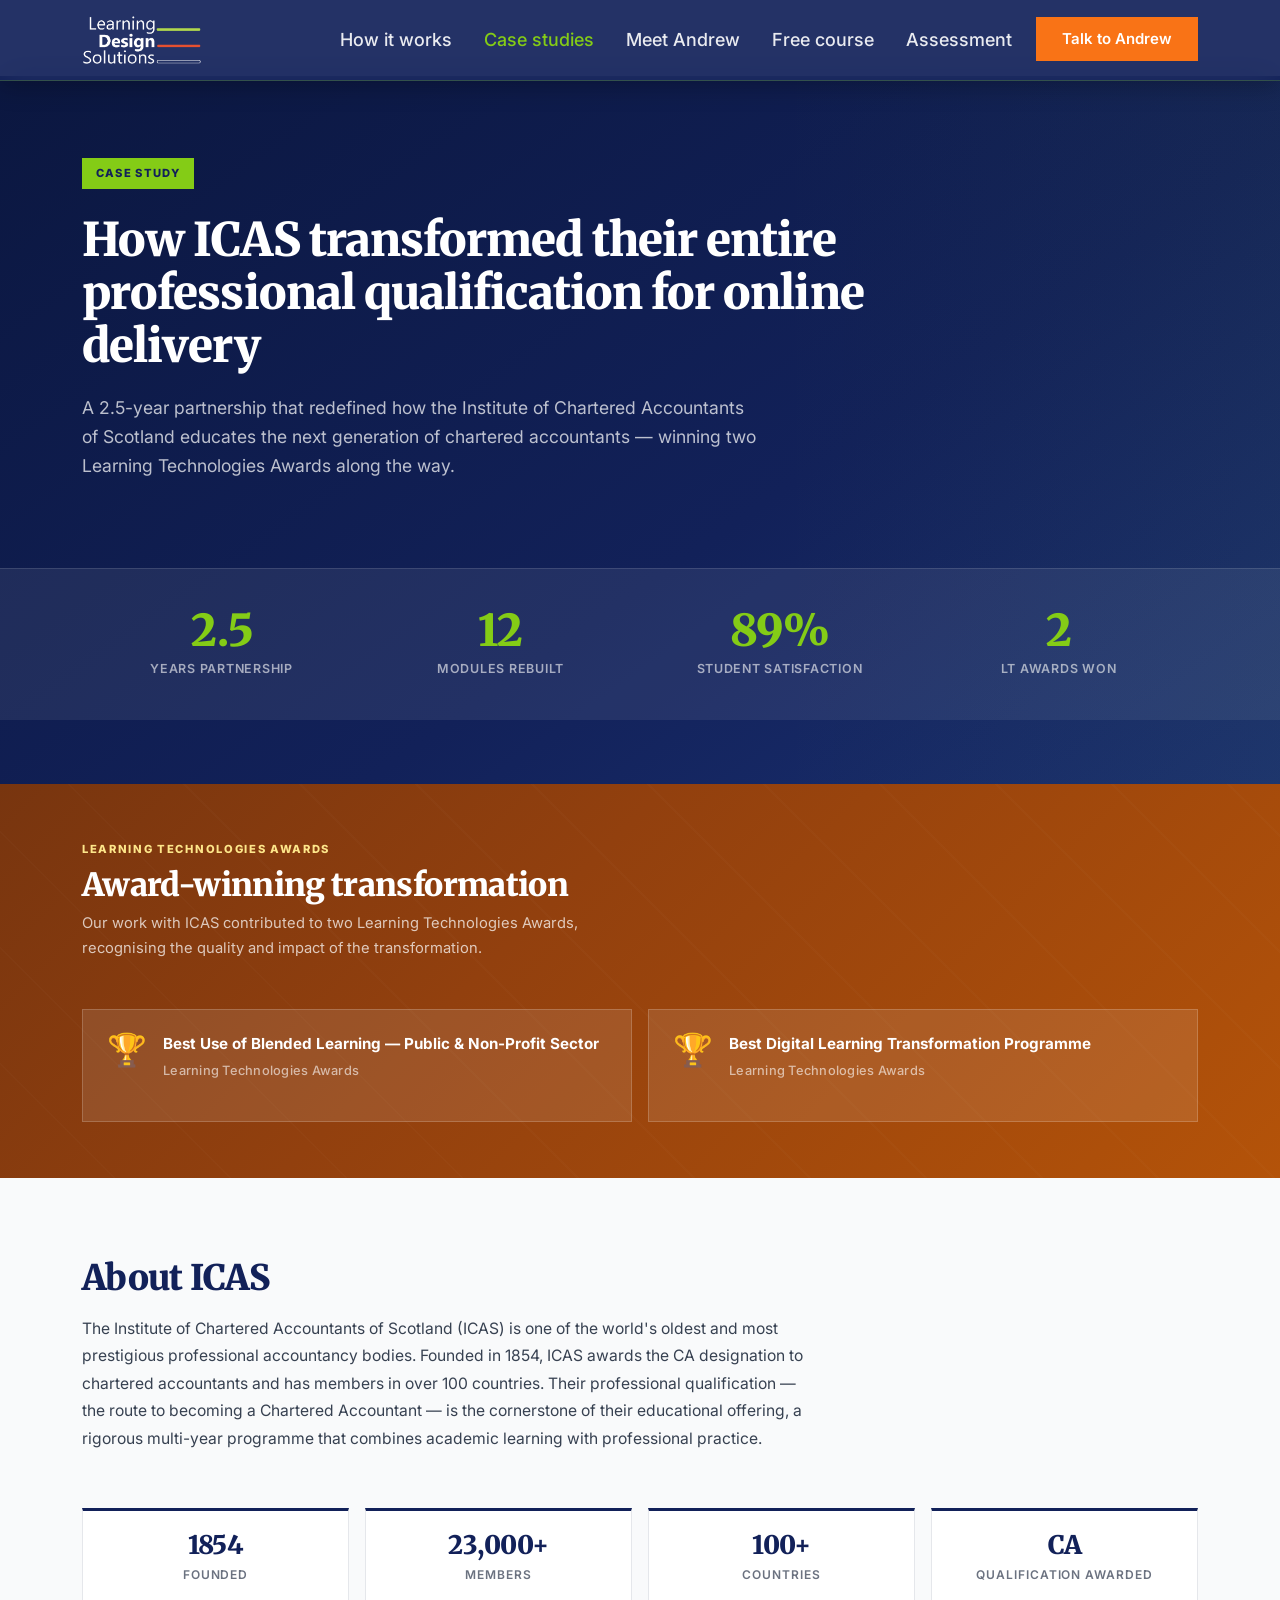
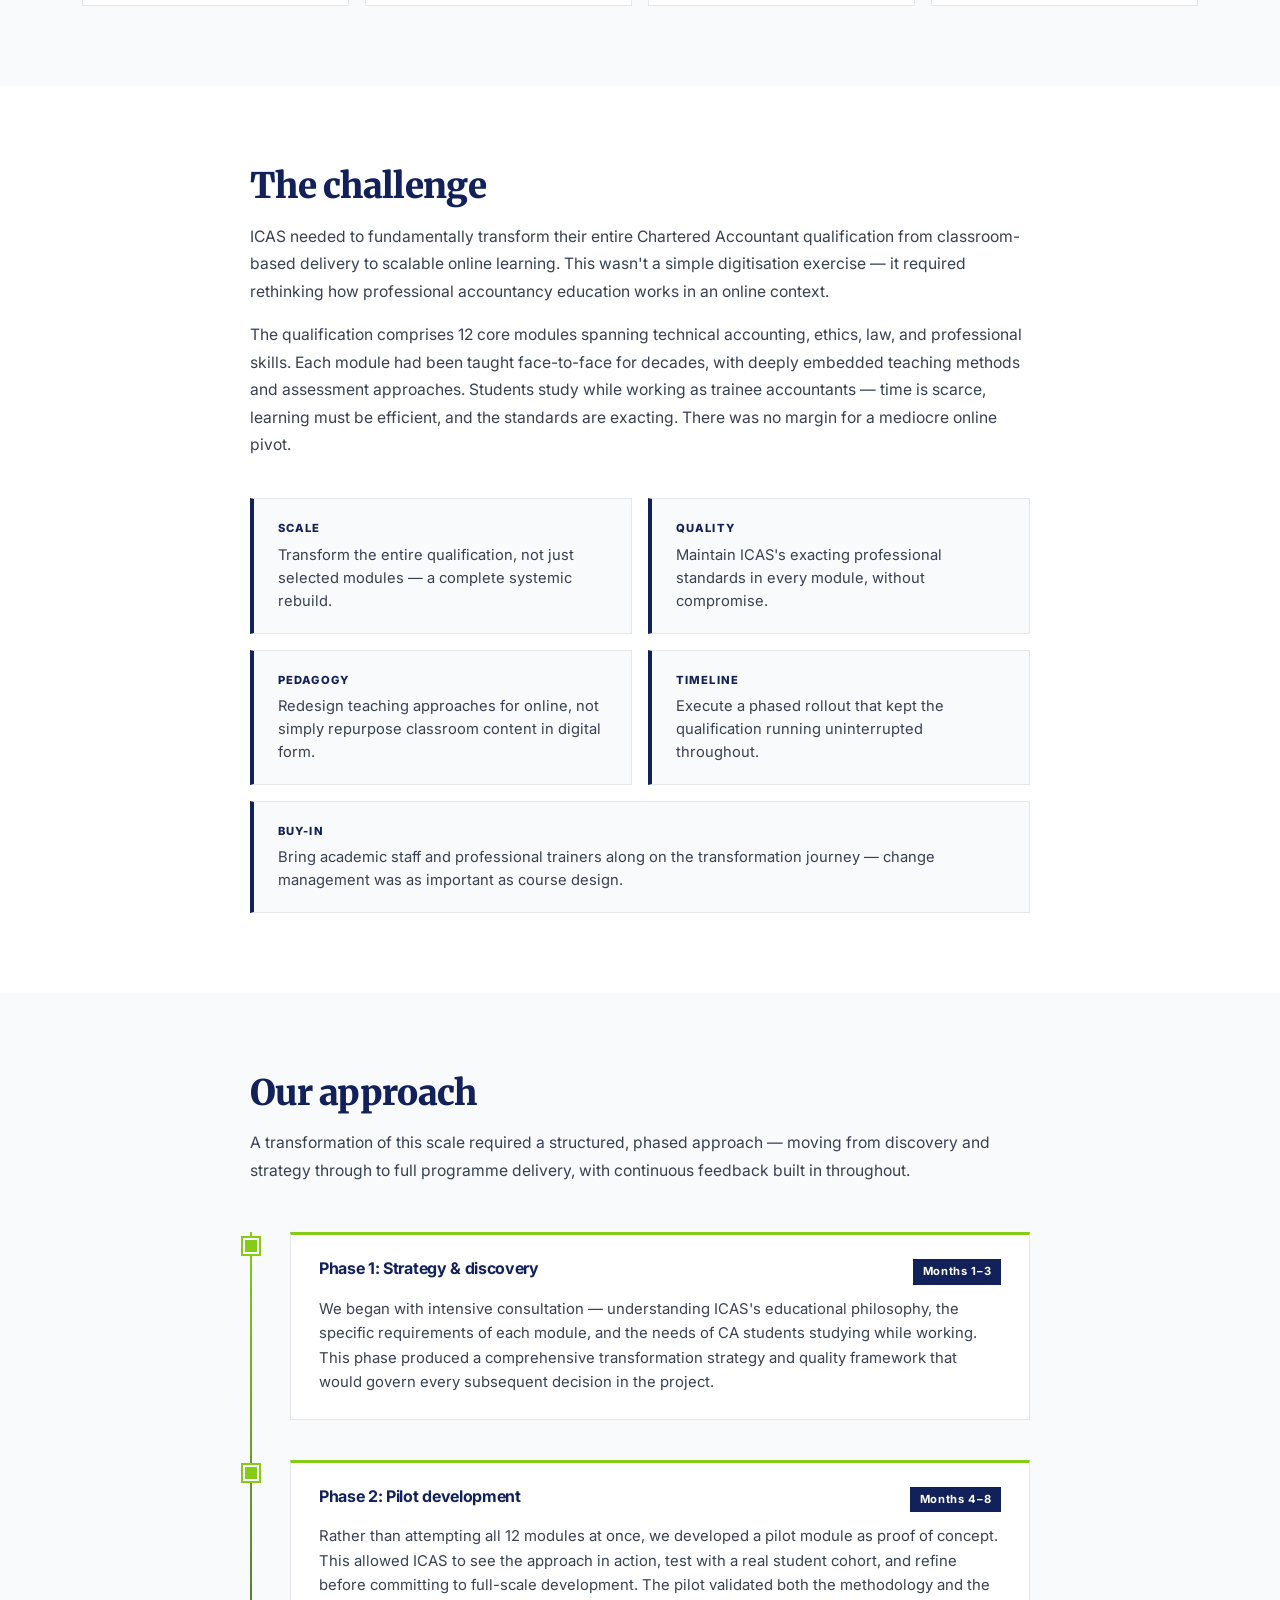
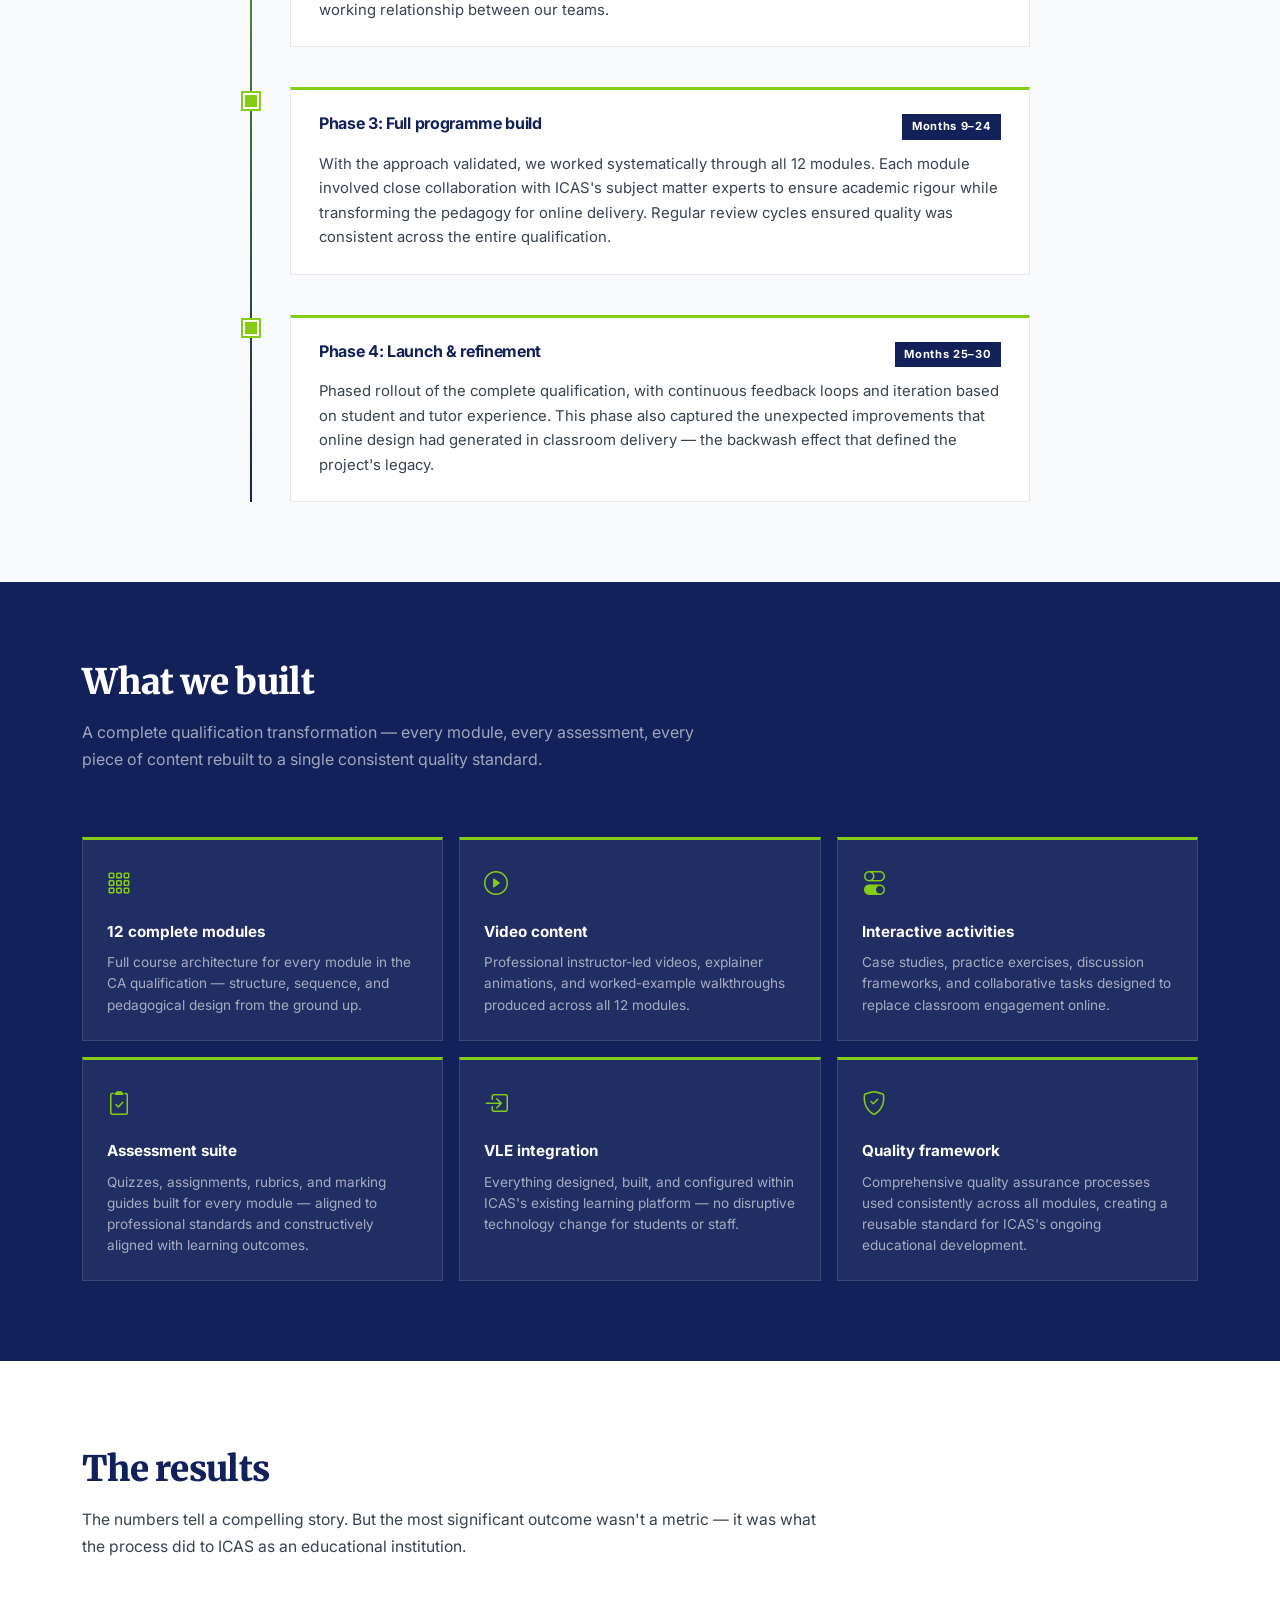
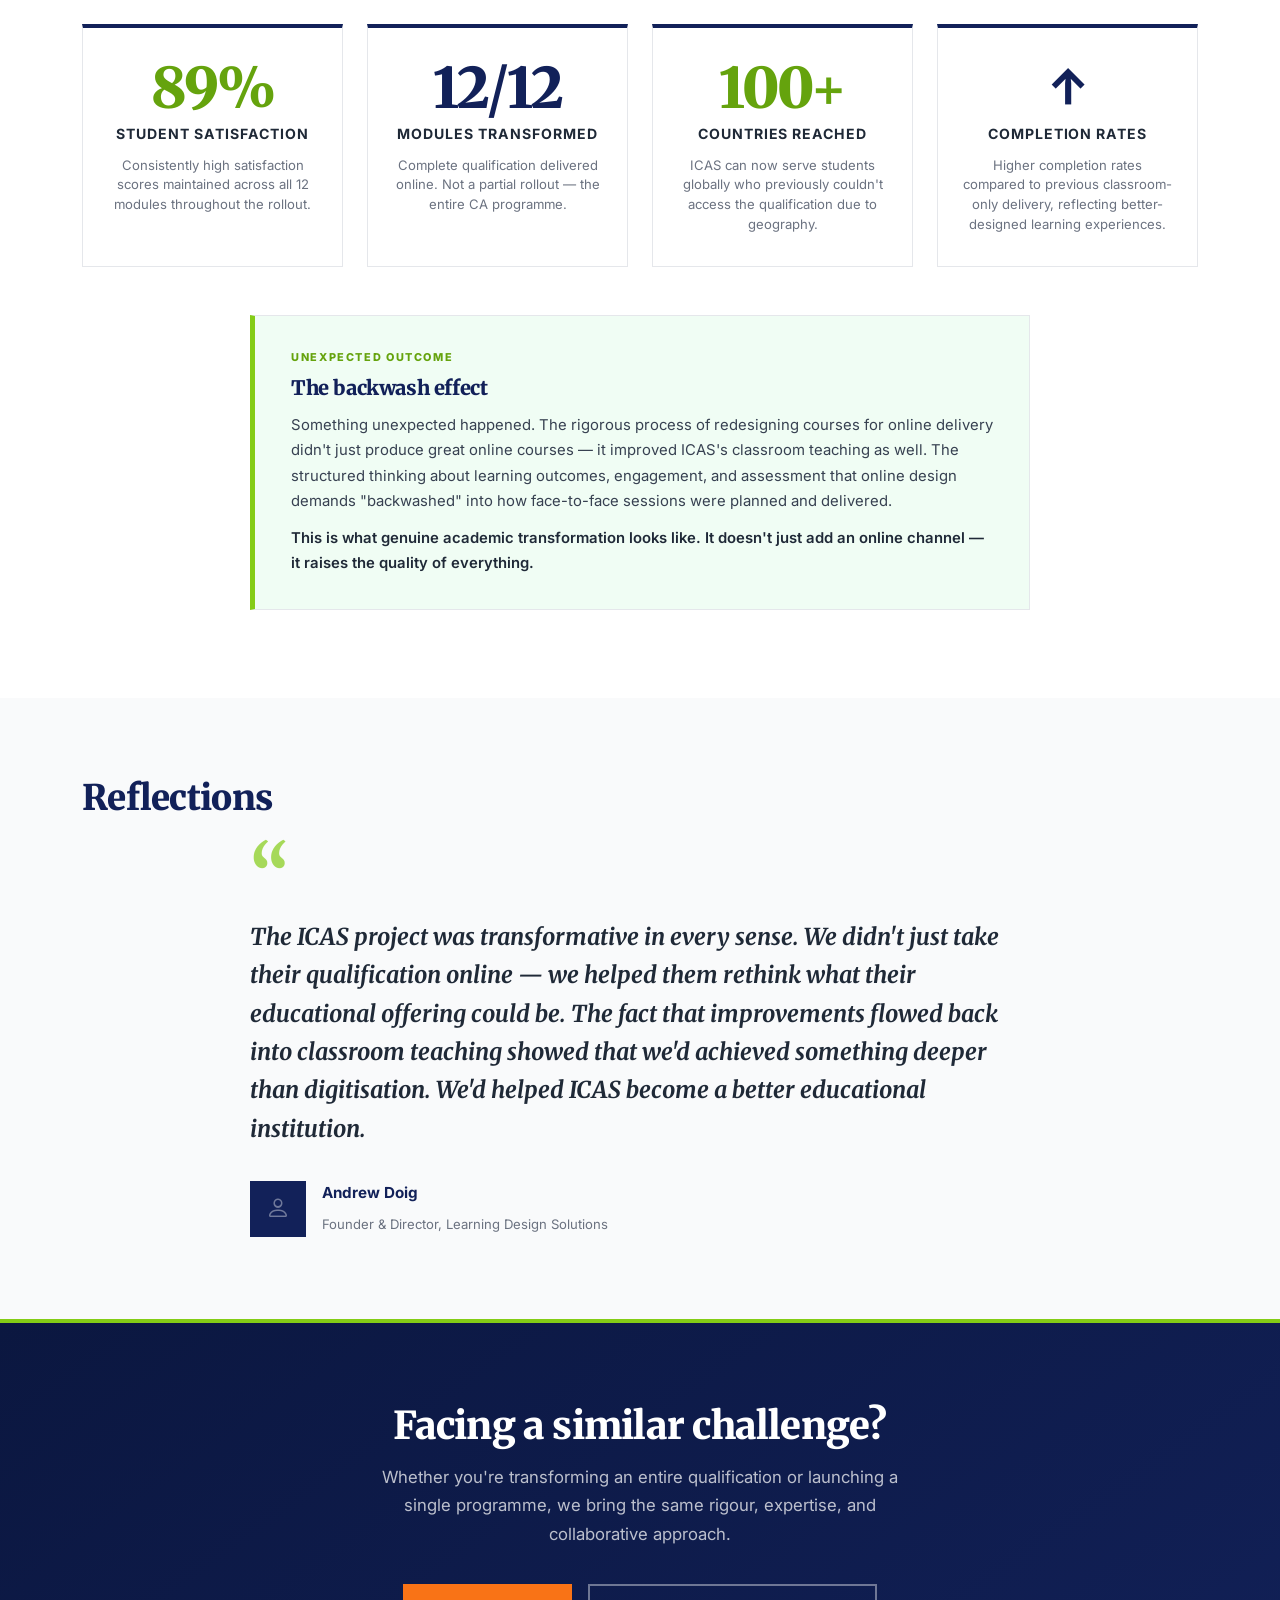
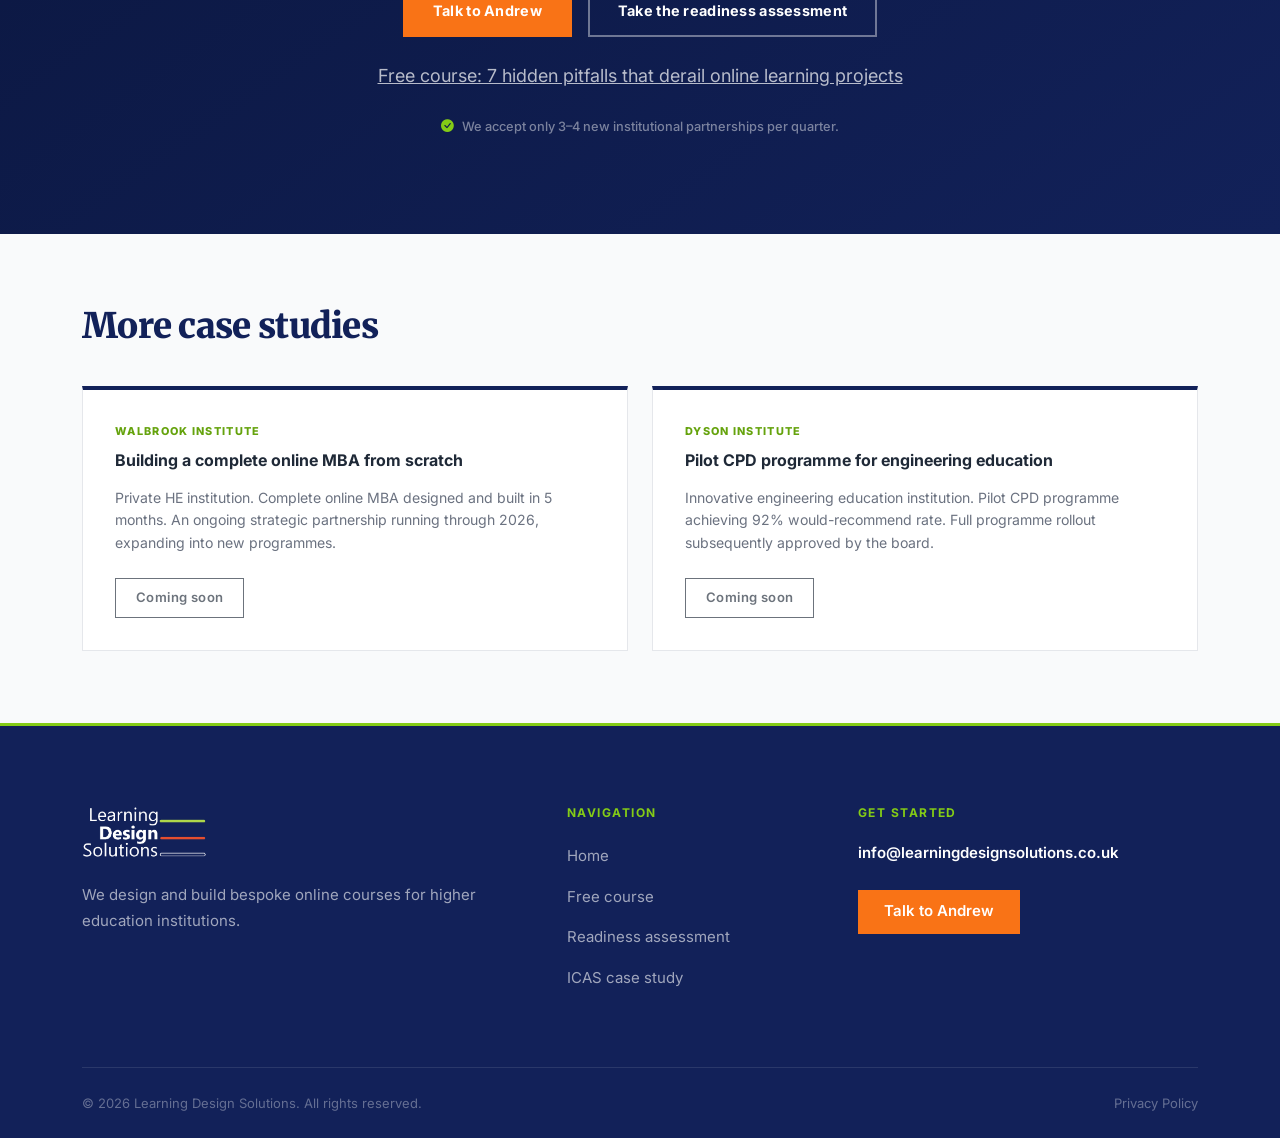
<file: mockup-tier3-case-study.html>
<!DOCTYPE html>
<html lang="en-GB">
<head>
    <meta charset="UTF-8">
    <meta name="viewport" content="width=device-width, initial-scale=1.0">
    <title>ICAS case study — How ICAS transformed their CA qualification | Learning Design Solutions</title>
    <meta name="description" content="How Learning Design Solutions partnered with the Institute of Chartered Accountants of Scotland over 2.5 years to transform their entire CA qualification for online delivery — winning two Learning Technologies Awards in the process.">

    <!-- Bootstrap 5.3 CSS -->
    <link href="https://cdn.jsdelivr.net/npm/bootstrap@5.3.2/dist/css/bootstrap.min.css" rel="stylesheet">

    <!-- Bootstrap Icons -->
    <link rel="stylesheet" href="https://cdn.jsdelivr.net/npm/bootstrap-icons@1.11.3/font/bootstrap-icons.min.css">

    <!-- Google Fonts -->
    <link rel="preconnect" href="https://fonts.googleapis.com">
    <link rel="preconnect" href="https://fonts.gstatic.com" crossorigin>
    <link href="https://fonts.googleapis.com/css2?family=Inter:wght@400;500;600;700;800;900&family=Merriweather:wght@700;900&display=swap" rel="stylesheet">

    <style>
        /* =====================================================
           DESIGN SYSTEM — LDS CASE STUDY
           ===================================================== */

        :root {
            --lds-navy: #122159;
            --lds-navy-deep: #0b1740;
            --lds-green: #84cc16;
            --lds-green-dark: #65a30d;
            --lds-orange: #f97316;
            --lds-dark: #1f2937;
            --lds-mid: #374151;
            --lds-muted: #6b7280;
            --lds-light: #f9fafb;
            --lds-border: #e5e7eb;
            --lds-white: #ffffff;
            --lds-gold: #d97706;
            --lds-gold-light: #fef3c7;
            --lds-gold-mid: #fde68a;
            --font-body: 'Inter', -apple-system, BlinkMacSystemFont, sans-serif;
            --font-display: 'Merriweather', serif;
        }

        /* Sharp corners everywhere */
        *,
        *::before,
        *::after {
            border-radius: 0 !important;
        }

        html {
            scroll-behavior: smooth;
        }

        body {
            font-family: var(--font-body);
            color: var(--lds-dark);
            background-color: var(--lds-white);
            font-size: 1.125rem;
            line-height: 1.7;
        }

        /* =====================================================
           TYPOGRAPHY
           ===================================================== */

        h1, h2, h3, h4 {
            font-family: var(--font-display);
            font-weight: 900;
            line-height: 1.15;
            letter-spacing: -0.02em;
        }

        h5, h6, .label-text {
            font-family: var(--font-body);
            font-weight: 700;
        }

        .section-title {
            font-family: var(--font-display);
            font-weight: 900;
            color: var(--lds-navy);
            font-size: clamp(1.6rem, 3vw, 2.2rem);
            letter-spacing: -0.02em;
            margin-bottom: 1rem;
        }

        .section-subtitle {
            color: var(--lds-muted);
            font-size: 1.05rem;
            max-width: 600px;
        }

        /* =====================================================
           NAVIGATION — matches landing page glassmorphism navbar
           ===================================================== */

        body {
            padding-top: 76px; /* clear the fixed navbar */
        }

        .navbar {
            position: fixed;
            top: 0;
            left: 0;
            width: 100%;
            z-index: 1030;
            background-color: rgba(18, 33, 89, 0.92);
            backdrop-filter: blur(16px);
            -webkit-backdrop-filter: blur(16px);
            padding: 0.625rem 0;
            border-bottom: 1px solid rgba(132, 204, 22, 0.25);
            box-shadow: 0 4px 24px rgba(0, 0, 0, 0.28);
            transition: padding 0.35s ease, background-color 0.35s ease, border-color 0.35s ease, box-shadow 0.35s ease;
        }

        @media (max-width: 991.98px) {
            .navbar:has(.navbar-collapse.show) {
                background-color: rgba(18, 33, 89, 0.97) !important;
                backdrop-filter: blur(20px);
                -webkit-backdrop-filter: blur(20px);
            }

            .navbar-collapse.show,
            .navbar-collapse.collapsing {
                border-top: 1px solid rgba(255, 255, 255, 0.1);
                padding: 0.5rem 0 0.75rem;
            }

            .navbar-nav {
                align-items: flex-end;
            }
        }

        .navbar.scrolled {
            padding: 0.3rem 0;
            background-color: rgba(18, 33, 89, 0.88);
            backdrop-filter: blur(20px);
            -webkit-backdrop-filter: blur(20px);
            border-bottom-color: rgba(132, 204, 22, 0.25);
            box-shadow: 0 4px 24px rgba(0, 0, 0, 0.28);
        }

        .navbar-brand img {
            height: 50px;
            transition: height 0.35s ease;
        }

        .navbar.scrolled .navbar-brand img {
            height: 36px;
        }

        .navbar-brand {
            font-size: 1.25rem;
            font-weight: 800;
            color: var(--lds-white) !important;
            font-family: var(--font-body);
        }

        .nav-link {
            color: rgba(255, 255, 255, 0.9) !important;
            font-weight: 500;
            padding: 0.5rem 1rem !important;
            transition: color 0.2s;
        }

        .nav-link:hover {
            color: var(--lds-green) !important;
        }

        .nav-link.active {
            color: var(--lds-green) !important;
        }

        .navbar-toggler:focus {
            outline: none;
            box-shadow: none;
        }

        .navbar-brand:focus:not(:focus-visible),
        .nav-link:focus:not(:focus-visible),
        .btn:focus:not(:focus-visible),
        a:focus:not(:focus-visible) {
            outline: none;
            box-shadow: none;
        }

        /* =====================================================
           HERO SECTION
           ===================================================== */

        .hero-case-study {
            background: linear-gradient(145deg, var(--lds-navy-deep) 0%, var(--lds-navy) 60%, #1a3070 100%);
            padding: 5rem 0 4rem;
            position: relative;
            overflow: hidden;
        }

        .hero-case-study::before {
            content: '';
            position: absolute;
            top: 0;
            right: 0;
            width: 40%;
            height: 100%;
            background: linear-gradient(to left, rgba(132, 204, 22, 0.04) 0%, transparent 100%);
            pointer-events: none;
        }

        .case-study-badge {
            display: inline-block;
            background-color: var(--lds-green);
            color: var(--lds-navy);
            font-family: var(--font-body);
            font-size: 0.7rem;
            font-weight: 800;
            letter-spacing: 0.12em;
            text-transform: uppercase;
            padding: 0.35rem 0.85rem;
            margin-bottom: 1.5rem;
        }

        .hero-case-study h1 {
            color: var(--lds-white);
            font-size: clamp(1.9rem, 4vw, 2.9rem);
            max-width: 820px;
            margin-bottom: 1.25rem;
        }

        .hero-case-study .hero-subtitle {
            color: rgba(255,255,255,0.72);
            font-size: 1.1rem;
            max-width: 680px;
            line-height: 1.65;
            margin-bottom: 2.5rem;
        }

        .hero-stats-bar {
            background: rgba(255,255,255,0.07);
            border-top: 1px solid rgba(255,255,255,0.12);
            margin-top: 3rem;
            padding: 2rem 0;
        }

        .hero-stat-item {
            text-align: center;
            padding: 0.5rem 1rem;
        }

        .hero-stat-item + .hero-stat-item {
            border-left: 1px solid rgba(255,255,255,0.12);
        }

        .hero-stat-number {
            font-family: var(--font-display);
            font-weight: 900;
            font-size: clamp(2rem, 4vw, 2.75rem);
            color: var(--lds-green);
            line-height: 1;
            display: block;
            letter-spacing: -0.02em;
        }

        .hero-stat-label {
            font-size: 0.78rem;
            color: rgba(255,255,255,0.6);
            font-weight: 600;
            letter-spacing: 0.06em;
            text-transform: uppercase;
            display: block;
            margin-top: 0.35rem;
        }

        /* =====================================================
           AWARDS BANNER
           ===================================================== */

        .awards-banner-section {
            background: linear-gradient(135deg, #78350f 0%, #92400e 40%, #b45309 100%);
            padding: 3.5rem 0;
            position: relative;
            overflow: hidden;
        }

        .awards-banner-section::after {
            content: '';
            position: absolute;
            inset: 0;
            background: repeating-linear-gradient(
                45deg,
                transparent,
                transparent 80px,
                rgba(255,255,255,0.015) 80px,
                rgba(255,255,255,0.015) 82px
            );
            pointer-events: none;
        }

        .awards-banner-section .awards-eyebrow {
            font-family: var(--font-body);
            font-size: 0.7rem;
            font-weight: 800;
            letter-spacing: 0.15em;
            text-transform: uppercase;
            color: var(--lds-gold-mid);
            margin-bottom: 0.5rem;
        }

        .awards-banner-section .awards-title {
            font-family: var(--font-display);
            font-size: clamp(1.5rem, 2.5vw, 2rem);
            font-weight: 900;
            color: var(--lds-white);
            margin-bottom: 0.5rem;
        }

        .awards-banner-section .awards-intro {
            color: rgba(255,255,255,0.72);
            font-size: 0.92rem;
            max-width: 560px;
            margin-bottom: 2rem;
        }

        .award-card {
            background: rgba(255,255,255,0.1);
            border: 1px solid rgba(255,255,255,0.18);
            padding: 1.5rem;
            display: flex;
            gap: 1rem;
            align-items: flex-start;
            height: 100%;
        }

        .award-card__trophy {
            font-size: 2rem;
            flex-shrink: 0;
            line-height: 1;
        }

        .award-card__title {
            font-family: var(--font-body);
            font-weight: 700;
            color: var(--lds-white);
            font-size: 0.95rem;
            margin-bottom: 0.3rem;
            line-height: 1.35;
        }

        .award-card__body {
            font-family: var(--font-body);
            font-size: 0.8rem;
            color: rgba(255,255,255,0.6);
            font-weight: 500;
            letter-spacing: 0.02em;
        }

        /* =====================================================
           THE CLIENT
           ===================================================== */

        .client-section {
            background-color: var(--lds-light);
            padding: 5rem 0;
        }

        .client-detail-card {
            background: var(--lds-white);
            border: 1px solid var(--lds-border);
            border-top: 3px solid var(--lds-navy);
            padding: 1.25rem 1.5rem;
            text-align: center;
        }

        .client-detail-card__value {
            font-family: var(--font-display);
            font-weight: 900;
            font-size: 1.6rem;
            color: var(--lds-navy);
            display: block;
            line-height: 1.1;
            letter-spacing: -0.02em;
        }

        .client-detail-card__label {
            font-size: 0.75rem;
            font-weight: 600;
            color: var(--lds-muted);
            text-transform: uppercase;
            letter-spacing: 0.08em;
            display: block;
            margin-top: 0.35rem;
        }

        /* =====================================================
           THE CHALLENGE
           ===================================================== */

        .challenge-section {
            background-color: var(--lds-white);
            padding: 5rem 0;
        }

        .article-column {
            max-width: 780px;
            margin: 0 auto;
        }

        .challenge-card {
            border: 1px solid var(--lds-border);
            border-left: 4px solid var(--lds-navy);
            padding: 1.25rem 1.5rem;
            background: var(--lds-light);
        }

        .challenge-card__label {
            font-family: var(--font-body);
            font-size: 0.7rem;
            font-weight: 800;
            text-transform: uppercase;
            letter-spacing: 0.1em;
            color: var(--lds-navy);
            margin-bottom: 0.35rem;
            display: block;
        }

        .challenge-card__text {
            color: var(--lds-mid);
            font-size: 0.92rem;
            margin: 0;
            line-height: 1.55;
        }

        /* =====================================================
           THE APPROACH — TIMELINE
           ===================================================== */

        .approach-section {
            background-color: var(--lds-light);
            padding: 5rem 0;
        }

        .timeline-container {
            position: relative;
            max-width: 780px;
            margin: 0 auto;
        }

        .timeline-container::before {
            content: '';
            position: absolute;
            left: 0;
            top: 0;
            bottom: 0;
            width: 2px;
            background: linear-gradient(to bottom, var(--lds-green) 0%, var(--lds-navy) 100%);
        }

        .timeline-phase {
            position: relative;
            padding-left: 2.5rem;
            margin-bottom: 2.5rem;
        }

        .timeline-phase:last-child {
            margin-bottom: 0;
        }

        .timeline-phase__dot {
            position: absolute;
            left: -7px;
            top: 0.35rem;
            width: 16px;
            height: 16px;
            background-color: var(--lds-green);
            border: 2px solid var(--lds-white);
            outline: 2px solid var(--lds-green);
            flex-shrink: 0;
        }

        .timeline-phase__card {
            background: var(--lds-white);
            border: 1px solid var(--lds-border);
            border-top: 3px solid var(--lds-green);
            padding: 1.5rem 1.75rem;
        }

        .timeline-phase__heading {
            display: flex;
            align-items: flex-start;
            justify-content: space-between;
            gap: 1rem;
            margin-bottom: 0.75rem;
            flex-wrap: wrap;
        }

        .timeline-phase__title {
            font-family: var(--font-body);
            font-weight: 700;
            font-size: 1rem;
            color: var(--lds-navy);
            margin: 0;
        }

        .timeline-phase__duration {
            font-size: 0.7rem;
            font-weight: 700;
            background-color: var(--lds-navy);
            color: var(--lds-white);
            padding: 0.2rem 0.6rem;
            letter-spacing: 0.06em;
            white-space: nowrap;
            flex-shrink: 0;
        }

        .timeline-phase__body {
            color: var(--lds-mid);
            font-size: 0.93rem;
            margin: 0;
            line-height: 1.65;
        }

        /* =====================================================
           WHAT WAS BUILT — DELIVERABLES
           ===================================================== */

        .deliverables-section {
            background-color: var(--lds-navy);
            padding: 5rem 0;
        }

        .deliverables-section .section-title {
            color: var(--lds-white);
        }

        .deliverable-card {
            background: rgba(255,255,255,0.06);
            border: 1px solid rgba(255,255,255,0.12);
            border-top: 3px solid var(--lds-green);
            padding: 1.5rem;
            height: 100%;
            transition: background 0.2s;
        }

        .deliverable-card:hover {
            background: rgba(255,255,255,0.1);
        }

        .deliverable-card__icon {
            font-size: 1.5rem;
            color: var(--lds-green);
            margin-bottom: 0.85rem;
            display: block;
        }

        .deliverable-card__title {
            font-family: var(--font-body);
            font-weight: 700;
            color: var(--lds-white);
            font-size: 0.95rem;
            margin-bottom: 0.5rem;
        }

        .deliverable-card__desc {
            font-size: 0.85rem;
            color: rgba(255,255,255,0.6);
            line-height: 1.55;
            margin: 0;
        }

        /* =====================================================
           THE RESULTS
           ===================================================== */

        .results-section {
            background-color: var(--lds-white);
            padding: 5.5rem 0;
        }

        .result-metric-card {
            border: 1px solid var(--lds-border);
            border-top: 4px solid var(--lds-navy);
            padding: 2rem 1.5rem;
            text-align: center;
            height: 100%;
        }

        .result-metric-card__number {
            font-family: var(--font-display);
            font-weight: 900;
            font-size: clamp(2.5rem, 5vw, 3.5rem);
            color: var(--lds-navy);
            display: block;
            line-height: 1;
            letter-spacing: -0.03em;
            margin-bottom: 0.35rem;
        }

        .result-metric-card__number--green {
            color: var(--lds-green-dark);
        }

        .result-metric-card__label {
            font-family: var(--font-body);
            font-weight: 700;
            font-size: 0.88rem;
            color: var(--lds-dark);
            display: block;
            margin-bottom: 0.6rem;
            text-transform: uppercase;
            letter-spacing: 0.07em;
        }

        .result-metric-card__context {
            font-size: 0.82rem;
            color: var(--lds-muted);
            line-height: 1.5;
            margin: 0;
        }

        .backwash-box {
            border: 1px solid var(--lds-border);
            border-left: 5px solid var(--lds-green);
            background-color: #f0fdf4;
            padding: 2rem 2.25rem;
            margin-top: 3rem;
        }

        .backwash-box__eyebrow {
            font-family: var(--font-body);
            font-size: 0.68rem;
            font-weight: 800;
            letter-spacing: 0.15em;
            text-transform: uppercase;
            color: var(--lds-green-dark);
            margin-bottom: 0.6rem;
            display: block;
        }

        .backwash-box__title {
            font-family: var(--font-display);
            font-weight: 900;
            color: var(--lds-navy);
            font-size: 1.25rem;
            margin-bottom: 0.85rem;
        }

        .backwash-box p {
            color: var(--lds-mid);
            font-size: 0.93rem;
            line-height: 1.7;
            margin-bottom: 0.75rem;
        }

        .backwash-box p:last-child {
            margin-bottom: 0;
            font-weight: 600;
            color: var(--lds-dark);
        }

        /* =====================================================
           ANDREW'S PERSPECTIVE
           ===================================================== */

        .perspective-section {
            background-color: var(--lds-light);
            padding: 5rem 0;
        }

        .quote-block {
            max-width: 780px;
            margin: 0 auto;
        }

        .quote-block__mark {
            font-family: var(--font-display);
            font-size: 5rem;
            color: var(--lds-green);
            line-height: 0.5;
            display: block;
            margin-bottom: 1.25rem;
            font-weight: 900;
            opacity: 0.7;
        }

        .quote-block__text {
            font-family: var(--font-display);
            font-weight: 700;
            font-size: clamp(1.15rem, 2.2vw, 1.45rem);
            color: var(--lds-dark);
            font-style: italic;
            line-height: 1.65;
            margin-bottom: 2rem;
        }

        .quote-block__attribution {
            display: flex;
            align-items: center;
            gap: 1rem;
        }

        .quote-block__photo-placeholder {
            width: 56px;
            height: 56px;
            background: var(--lds-navy);
            flex-shrink: 0;
            display: flex;
            align-items: center;
            justify-content: center;
        }

        .quote-block__photo-placeholder i {
            font-size: 1.5rem;
            color: rgba(255,255,255,0.4);
        }

        .quote-block__name {
            font-family: var(--font-body);
            font-weight: 700;
            color: var(--lds-navy);
            font-size: 0.95rem;
            margin-bottom: 0.15rem;
            display: block;
        }

        .quote-block__role {
            font-size: 0.82rem;
            color: var(--lds-muted);
        }

        /* =====================================================
           CTA SECTION
           ===================================================== */

        .cta-section {
            background: linear-gradient(145deg, var(--lds-navy-deep) 0%, var(--lds-navy) 100%);
            padding: 5rem 0;
            border-top: 4px solid var(--lds-green);
        }

        .cta-section h2 {
            font-family: var(--font-display);
            font-weight: 900;
            color: var(--lds-white);
            font-size: clamp(1.7rem, 3.5vw, 2.4rem);
            margin-bottom: 1rem;
        }

        .cta-section .cta-body {
            color: rgba(255,255,255,0.72);
            font-size: 1.05rem;
            max-width: 560px;
            margin: 0 auto 2.25rem;
            line-height: 1.7;
        }

        /* Landing page primary button — used in navbar CTA */
        .btn-primary {
            background-color: var(--lds-orange);
            color: var(--lds-white);
            border-color: var(--lds-orange);
            font-weight: 600;
            font-size: 0.9375rem;
            padding: 0.55rem 1.5rem;
            border-width: 2px;
            transition: all 0.25s ease;
        }

        .btn-primary:hover {
            background-color: #ea580c;
            border-color: #ea580c;
            color: var(--lds-white);
            transform: translateY(-2px);
            box-shadow: 0 8px 24px rgba(249, 115, 22, 0.3);
        }

        .btn-primary:active,
        .btn-primary:focus,
        .btn-primary.active,
        .btn-primary:active:focus {
            background-color: var(--lds-orange);
            border-color: var(--lds-orange);
            color: var(--lds-white);
            box-shadow: none;
        }

        /* Legacy page button classes */
        .btn-lds-orange {
            background-color: var(--lds-orange);
            color: var(--lds-white);
            font-weight: 700;
            font-size: 0.9rem;
            padding: 0.85rem 1.75rem;
            letter-spacing: 0.02em;
            border: 2px solid var(--lds-orange);
            transition: background 0.2s, border-color 0.2s;
        }

        .btn-lds-orange:hover {
            background-color: #ea6c0a;
            border-color: #ea6c0a;
            color: var(--lds-white);
        }

        .btn-lds-outline {
            background-color: transparent;
            color: var(--lds-white);
            font-weight: 700;
            font-size: 0.9rem;
            padding: 0.85rem 1.75rem;
            letter-spacing: 0.02em;
            border: 2px solid rgba(255,255,255,0.4);
            transition: border-color 0.2s, color 0.2s;
        }

        .btn-lds-outline:hover {
            border-color: var(--lds-white);
            color: var(--lds-white);
        }

        .cta-trust-line {
            margin-top: 1.5rem;
            font-size: 0.8rem;
            color: rgba(255,255,255,0.45);
            font-weight: 500;
        }

        .cta-trust-line i {
            color: var(--lds-green);
            margin-right: 0.3rem;
        }

        /* =====================================================
           RELATED CASE STUDIES
           ===================================================== */

        .related-section {
            background-color: var(--lds-light);
            padding: 4.5rem 0;
        }

        .related-card {
            background: var(--lds-white);
            border: 1px solid var(--lds-border);
            border-top: 4px solid var(--lds-navy);
            padding: 2rem;
            height: 100%;
        }

        .related-card__client {
            font-family: var(--font-body);
            font-size: 0.68rem;
            font-weight: 800;
            text-transform: uppercase;
            letter-spacing: 0.12em;
            color: var(--lds-green-dark);
            display: block;
            margin-bottom: 0.5rem;
        }

        .related-card__title {
            font-family: var(--font-body);
            font-weight: 700;
            font-size: 1rem;
            color: var(--lds-dark);
            margin-bottom: 1rem;
            line-height: 1.4;
        }

        .related-card__desc {
            font-size: 0.88rem;
            color: var(--lds-muted);
            line-height: 1.6;
            margin-bottom: 1.5rem;
        }

        .btn-lds-muted {
            background-color: var(--lds-border);
            color: var(--lds-muted);
            font-weight: 600;
            font-size: 0.82rem;
            padding: 0.55rem 1.25rem;
            border: 1px solid var(--lds-border);
            cursor: default;
            letter-spacing: 0.03em;
        }

        /* =====================================================
           FOOTER — matches landing page footer
           ===================================================== */

        footer {
            background-color: var(--lds-navy);
            border-top: 3px solid var(--lds-green);
            color: rgba(255, 255, 255, 0.65);
            padding: 5rem 0 0;
        }

        .footer-logo {
            height: 52px;
            width: auto;
        }

        .footer-tagline {
            font-size: 0.9375rem;
            line-height: 1.75;
            color: rgba(255, 255, 255, 0.6);
            margin-bottom: 0;
        }

        .footer-heading {
            color: var(--lds-green);
            font-size: 0.75rem;
            font-weight: 700;
            text-transform: uppercase;
            letter-spacing: 0.12em;
            margin-bottom: 1.25rem;
            font-family: var(--font-body);
        }

        .footer-links {
            list-style: none;
            padding: 0;
            margin: 0;
        }

        .footer-links li {
            margin-bottom: 0.625rem;
        }

        footer a {
            color: rgba(255, 255, 255, 0.6);
            text-decoration: none;
            font-size: 0.9375rem;
            transition: color 0.2s;
        }

        footer a:hover {
            color: var(--lds-green);
        }

        .footer-email {
            color: var(--lds-white) !important;
            font-weight: 600;
            font-size: 0.9375rem;
            word-break: break-all;
        }

        .footer-bottom {
            display: flex;
            justify-content: space-between;
            align-items: center;
            flex-wrap: wrap;
            gap: 0.75rem;
            margin-top: 4rem;
            padding: 1.5rem 0;
            border-top: 1px solid rgba(255, 255, 255, 0.1);
            font-size: 0.8125rem;
            color: rgba(255, 255, 255, 0.35);
        }

        .footer-bottom a {
            font-size: 0.8125rem;
            color: rgba(255, 255, 255, 0.35);
        }

        .footer-bottom a:hover {
            color: rgba(255, 255, 255, 0.7);
        }

        /* =====================================================
           BACK TO TOP
           ===================================================== */

        #back-to-top {
            position: fixed;
            bottom: 1.75rem;
            right: 1.75rem;
            width: 44px;
            height: 44px;
            display: flex;
            align-items: center;
            justify-content: center;
            background: rgba(18, 33, 89, 0.25);
            backdrop-filter: blur(12px);
            -webkit-backdrop-filter: blur(12px);
            border: 1px solid rgba(255, 255, 255, 0.2);
            color: rgba(255, 255, 255, 0.85);
            cursor: pointer;
            z-index: 1020;
            opacity: 0;
            transform: translateY(8px);
            pointer-events: none;
            transition: opacity 0.3s ease, transform 0.3s ease, background-color 0.2s ease, border-color 0.2s ease;
        }

        #back-to-top.visible {
            opacity: 1;
            transform: translateY(0);
            pointer-events: auto;
        }

        #back-to-top:hover {
            background: rgba(18, 33, 89, 0.6);
            border-color: rgba(132, 204, 22, 0.5);
            color: var(--lds-white);
        }

        #back-to-top:focus:not(:focus-visible) {
            outline: none;
            box-shadow: none;
        }

        /* =====================================================
           ABOUT ICAS body text utility
           ===================================================== */

        .body-prose {
            color: var(--lds-mid);
            font-size: 0.98rem;
            line-height: 1.75;
        }

        /* =====================================================
           RESPONSIVE OVERRIDES
           ===================================================== */

        @media (max-width: 767.98px) {
            .hero-case-study {
                padding: 3rem 0 0;
            }

            .hero-stats-bar {
                margin-top: 2rem;
            }

            .hero-stat-item + .hero-stat-item {
                border-left: none;
                border-top: 1px solid rgba(255,255,255,0.12);
            }

            .timeline-container::before {
                left: 0;
            }

            .quote-block__text {
                font-size: 1.1rem;
            }

            .awards-banner-section {
                padding: 3rem 0;
            }
        }
    </style>
</head>
<body>

    <!-- Navigation -->
    <nav class="navbar navbar-expand-lg navbar-dark fixed-top">
        <div class="container">
            <a class="navbar-brand" href="index.html">
                <img src="images/lds-logo-stacked.png" alt="Learning Design Solutions">
            </a>
            <button class="navbar-toggler" type="button" data-bs-toggle="collapse" data-bs-target="#navbarNav" aria-controls="navbarNav" aria-expanded="false" aria-label="Toggle navigation">
                <span class="navbar-toggler-icon"></span>
            </button>
            <div class="collapse navbar-collapse justify-content-end" id="navbarNav">
                <ul class="navbar-nav">
                    <li class="nav-item"><a class="nav-link" href="index.html#process">How it works</a></li>
                    <li class="nav-item"><a class="nav-link active" aria-current="page" href="mockup-tier3-case-study.html">Case studies</a></li>
                    <li class="nav-item"><a class="nav-link" href="index.html#about">Meet Andrew</a></li>
                    <li class="nav-item"><a class="nav-link" href="tier1-course.html">Free course</a></li>
                    <li class="nav-item"><a class="nav-link" href="tier2-assessment.html">Assessment</a></li>
                    <li class="nav-item ms-lg-2">
                        <a class="btn btn-primary btn-sm" href="index.html#contact">Talk to Andrew</a>
                    </li>
                </ul>
            </div>
        </div>
    </nav>


    <!-- ===================================================
         HERO SECTION
         =================================================== -->
    <section class="hero-case-study" aria-labelledby="hero-heading">
        <div class="container">
            <div class="row">
                <div class="col-lg-10">
                    <span class="case-study-badge">Case Study</span>
                    <h1 id="hero-heading">
                        How ICAS transformed their entire professional qualification for online delivery
                    </h1>
                    <p class="hero-subtitle">
                        A 2.5-year partnership that redefined how the Institute of Chartered Accountants of Scotland educates the next generation of chartered accountants — winning two Learning Technologies Awards along the way.
                    </p>
                </div>
            </div>
        </div>

        <!-- Key stats bar -->
        <div class="hero-stats-bar">
            <div class="container">
                <div class="row g-0">
                    <div class="col-6 col-md-3">
                        <div class="hero-stat-item">
                            <span class="hero-stat-number">2.5</span>
                            <span class="hero-stat-label">Years partnership</span>
                        </div>
                    </div>
                    <div class="col-6 col-md-3">
                        <div class="hero-stat-item">
                            <span class="hero-stat-number">12</span>
                            <span class="hero-stat-label">Modules rebuilt</span>
                        </div>
                    </div>
                    <div class="col-6 col-md-3">
                        <div class="hero-stat-item">
                            <span class="hero-stat-number">89%</span>
                            <span class="hero-stat-label">Student satisfaction</span>
                        </div>
                    </div>
                    <div class="col-6 col-md-3">
                        <div class="hero-stat-item">
                            <span class="hero-stat-number">2</span>
                            <span class="hero-stat-label">LT awards won</span>
                        </div>
                    </div>
                </div>
            </div>
        </div>
    </section>


    <!-- ===================================================
         AWARDS BANNER
         =================================================== -->
    <section class="awards-banner-section" aria-labelledby="awards-heading">
        <div class="container">
            <div class="row align-items-end mb-3">
                <div class="col-lg-7">
                    <p class="awards-eyebrow">Learning Technologies Awards</p>
                    <h2 class="awards-title" id="awards-heading">Award-winning transformation</h2>
                    <p class="awards-intro">
                        Our work with ICAS contributed to two Learning Technologies Awards, recognising the quality and impact of the transformation.
                    </p>
                </div>
            </div>
            <div class="row g-3">
                <div class="col-md-6">
                    <div class="award-card">
                        <div class="award-card__trophy" aria-hidden="true">&#x1F3C6;</div>
                        <div>
                            <p class="award-card__title">Best Use of Blended Learning — Public &amp; Non-Profit Sector</p>
                            <p class="award-card__body">Learning Technologies Awards</p>
                        </div>
                    </div>
                </div>
                <div class="col-md-6">
                    <div class="award-card">
                        <div class="award-card__trophy" aria-hidden="true">&#x1F3C6;</div>
                        <div>
                            <p class="award-card__title">Best Digital Learning Transformation Programme</p>
                            <p class="award-card__body">Learning Technologies Awards</p>
                        </div>
                    </div>
                </div>
            </div>
        </div>
    </section>


    <!-- ===================================================
         THE CLIENT
         =================================================== -->
    <section class="client-section" aria-labelledby="client-heading">
        <div class="container">
            <div class="row mb-4">
                <div class="col-lg-8">
                    <h2 class="section-title" id="client-heading">About ICAS</h2>
                    <p class="body-prose mt-3">
                        The Institute of Chartered Accountants of Scotland (ICAS) is one of the world's oldest and most prestigious professional accountancy bodies. Founded in 1854, ICAS awards the CA designation to chartered accountants and has members in over 100 countries. Their professional qualification — the route to becoming a Chartered Accountant — is the cornerstone of their educational offering, a rigorous multi-year programme that combines academic learning with professional practice.
                    </p>
                </div>
            </div>
            <div class="row g-3 mt-2">
                <div class="col-6 col-md-3">
                    <div class="client-detail-card">
                        <span class="client-detail-card__value">1854</span>
                        <span class="client-detail-card__label">Founded</span>
                    </div>
                </div>
                <div class="col-6 col-md-3">
                    <div class="client-detail-card">
                        <span class="client-detail-card__value">23,000+</span>
                        <span class="client-detail-card__label">Members</span>
                    </div>
                </div>
                <div class="col-6 col-md-3">
                    <div class="client-detail-card">
                        <span class="client-detail-card__value">100+</span>
                        <span class="client-detail-card__label">Countries</span>
                    </div>
                </div>
                <div class="col-6 col-md-3">
                    <div class="client-detail-card">
                        <span class="client-detail-card__value">CA</span>
                        <span class="client-detail-card__label">Qualification Awarded</span>
                    </div>
                </div>
            </div>
        </div>
    </section>


    <!-- ===================================================
         THE CHALLENGE
         =================================================== -->
    <section class="challenge-section" aria-labelledby="challenge-heading">
        <div class="container">
            <div class="article-column">
                <h2 class="section-title" id="challenge-heading">The challenge</h2>
                <p class="body-prose mt-3">
                    ICAS needed to fundamentally transform their entire Chartered Accountant qualification from classroom-based delivery to scalable online learning. This wasn't a simple digitisation exercise — it required rethinking how professional accountancy education works in an online context.
                </p>
                <p class="body-prose">
                    The qualification comprises 12 core modules spanning technical accounting, ethics, law, and professional skills. Each module had been taught face-to-face for decades, with deeply embedded teaching methods and assessment approaches. Students study while working as trainee accountants — time is scarce, learning must be efficient, and the standards are exacting. There was no margin for a mediocre online pivot.
                </p>

                <div class="row g-3 mt-4">
                    <div class="col-sm-6">
                        <div class="challenge-card">
                            <span class="challenge-card__label">Scale</span>
                            <p class="challenge-card__text">Transform the entire qualification, not just selected modules — a complete systemic rebuild.</p>
                        </div>
                    </div>
                    <div class="col-sm-6">
                        <div class="challenge-card">
                            <span class="challenge-card__label">Quality</span>
                            <p class="challenge-card__text">Maintain ICAS's exacting professional standards in every module, without compromise.</p>
                        </div>
                    </div>
                    <div class="col-sm-6">
                        <div class="challenge-card">
                            <span class="challenge-card__label">Pedagogy</span>
                            <p class="challenge-card__text">Redesign teaching approaches for online, not simply repurpose classroom content in digital form.</p>
                        </div>
                    </div>
                    <div class="col-sm-6">
                        <div class="challenge-card">
                            <span class="challenge-card__label">Timeline</span>
                            <p class="challenge-card__text">Execute a phased rollout that kept the qualification running uninterrupted throughout.</p>
                        </div>
                    </div>
                    <div class="col-12">
                        <div class="challenge-card">
                            <span class="challenge-card__label">Buy-in</span>
                            <p class="challenge-card__text">Bring academic staff and professional trainers along on the transformation journey — change management was as important as course design.</p>
                        </div>
                    </div>
                </div>
            </div>
        </div>
    </section>


    <!-- ===================================================
         THE APPROACH — TIMELINE
         =================================================== -->
    <section class="approach-section" aria-labelledby="approach-heading">
        <div class="container">
            <div class="article-column">
                <h2 class="section-title" id="approach-heading">Our approach</h2>
                <p class="body-prose mt-3 mb-5">
                    A transformation of this scale required a structured, phased approach — moving from discovery and strategy through to full programme delivery, with continuous feedback built in throughout.
                </p>

                <div class="timeline-container">

                    <div class="timeline-phase">
                        <div class="timeline-phase__dot" aria-hidden="true"></div>
                        <div class="timeline-phase__card">
                            <div class="timeline-phase__heading">
                                <h3 class="timeline-phase__title">Phase 1: Strategy &amp; discovery</h3>
                                <span class="timeline-phase__duration">Months 1–3</span>
                            </div>
                            <p class="timeline-phase__body">
                                We began with intensive consultation — understanding ICAS's educational philosophy, the specific requirements of each module, and the needs of CA students studying while working. This phase produced a comprehensive transformation strategy and quality framework that would govern every subsequent decision in the project.
                            </p>
                        </div>
                    </div>

                    <div class="timeline-phase">
                        <div class="timeline-phase__dot" aria-hidden="true"></div>
                        <div class="timeline-phase__card">
                            <div class="timeline-phase__heading">
                                <h3 class="timeline-phase__title">Phase 2: Pilot development</h3>
                                <span class="timeline-phase__duration">Months 4–8</span>
                            </div>
                            <p class="timeline-phase__body">
                                Rather than attempting all 12 modules at once, we developed a pilot module as proof of concept. This allowed ICAS to see the approach in action, test with a real student cohort, and refine before committing to full-scale development. The pilot validated both the methodology and the working relationship between our teams.
                            </p>
                        </div>
                    </div>

                    <div class="timeline-phase">
                        <div class="timeline-phase__dot" aria-hidden="true"></div>
                        <div class="timeline-phase__card">
                            <div class="timeline-phase__heading">
                                <h3 class="timeline-phase__title">Phase 3: Full programme build</h3>
                                <span class="timeline-phase__duration">Months 9–24</span>
                            </div>
                            <p class="timeline-phase__body">
                                With the approach validated, we worked systematically through all 12 modules. Each module involved close collaboration with ICAS's subject matter experts to ensure academic rigour while transforming the pedagogy for online delivery. Regular review cycles ensured quality was consistent across the entire qualification.
                            </p>
                        </div>
                    </div>

                    <div class="timeline-phase">
                        <div class="timeline-phase__dot" aria-hidden="true"></div>
                        <div class="timeline-phase__card">
                            <div class="timeline-phase__heading">
                                <h3 class="timeline-phase__title">Phase 4: Launch &amp; refinement</h3>
                                <span class="timeline-phase__duration">Months 25–30</span>
                            </div>
                            <p class="timeline-phase__body">
                                Phased rollout of the complete qualification, with continuous feedback loops and iteration based on student and tutor experience. This phase also captured the unexpected improvements that online design had generated in classroom delivery — the backwash effect that defined the project's legacy.
                            </p>
                        </div>
                    </div>

                </div>
            </div>
        </div>
    </section>


    <!-- ===================================================
         WHAT WAS BUILT — DELIVERABLES
         =================================================== -->
    <section class="deliverables-section" aria-labelledby="deliverables-heading">
        <div class="container">
            <div class="row mb-5">
                <div class="col-lg-7">
                    <h2 class="section-title" id="deliverables-heading">What we built</h2>
                    <p class="mt-3" style="color: rgba(255,255,255,0.6); font-size: 1rem;">
                        A complete qualification transformation — every module, every assessment, every piece of content rebuilt to a single consistent quality standard.
                    </p>
                </div>
            </div>
            <div class="row g-3">
                <div class="col-sm-6 col-lg-4">
                    <div class="deliverable-card">
                        <i class="bi bi-grid-3x3-gap deliverable-card__icon" aria-hidden="true"></i>
                        <p class="deliverable-card__title">12 complete modules</p>
                        <p class="deliverable-card__desc">Full course architecture for every module in the CA qualification — structure, sequence, and pedagogical design from the ground up.</p>
                    </div>
                </div>
                <div class="col-sm-6 col-lg-4">
                    <div class="deliverable-card">
                        <i class="bi bi-play-circle deliverable-card__icon" aria-hidden="true"></i>
                        <p class="deliverable-card__title">Video content</p>
                        <p class="deliverable-card__desc">Professional instructor-led videos, explainer animations, and worked-example walkthroughs produced across all 12 modules.</p>
                    </div>
                </div>
                <div class="col-sm-6 col-lg-4">
                    <div class="deliverable-card">
                        <i class="bi bi-toggles deliverable-card__icon" aria-hidden="true"></i>
                        <p class="deliverable-card__title">Interactive activities</p>
                        <p class="deliverable-card__desc">Case studies, practice exercises, discussion frameworks, and collaborative tasks designed to replace classroom engagement online.</p>
                    </div>
                </div>
                <div class="col-sm-6 col-lg-4">
                    <div class="deliverable-card">
                        <i class="bi bi-clipboard2-check deliverable-card__icon" aria-hidden="true"></i>
                        <p class="deliverable-card__title">Assessment suite</p>
                        <p class="deliverable-card__desc">Quizzes, assignments, rubrics, and marking guides built for every module — aligned to professional standards and constructively aligned with learning outcomes.</p>
                    </div>
                </div>
                <div class="col-sm-6 col-lg-4">
                    <div class="deliverable-card">
                        <i class="bi bi-box-arrow-in-right deliverable-card__icon" aria-hidden="true"></i>
                        <p class="deliverable-card__title">VLE integration</p>
                        <p class="deliverable-card__desc">Everything designed, built, and configured within ICAS's existing learning platform — no disruptive technology change for students or staff.</p>
                    </div>
                </div>
                <div class="col-sm-6 col-lg-4">
                    <div class="deliverable-card">
                        <i class="bi bi-shield-check deliverable-card__icon" aria-hidden="true"></i>
                        <p class="deliverable-card__title">Quality framework</p>
                        <p class="deliverable-card__desc">Comprehensive quality assurance processes used consistently across all modules, creating a reusable standard for ICAS's ongoing educational development.</p>
                    </div>
                </div>
            </div>
        </div>
    </section>


    <!-- ===================================================
         THE RESULTS
         =================================================== -->
    <section class="results-section" aria-labelledby="results-heading">
        <div class="container">
            <div class="row mb-5">
                <div class="col-lg-8">
                    <h2 class="section-title" id="results-heading">The results</h2>
                    <p class="body-prose mt-3">
                        The numbers tell a compelling story. But the most significant outcome wasn't a metric — it was what the process did to ICAS as an educational institution.
                    </p>
                </div>
            </div>

            <div class="row g-4">
                <div class="col-sm-6 col-lg-3">
                    <div class="result-metric-card">
                        <span class="result-metric-card__number result-metric-card__number--green">89%</span>
                        <span class="result-metric-card__label">Student satisfaction</span>
                        <p class="result-metric-card__context">Consistently high satisfaction scores maintained across all 12 modules throughout the rollout.</p>
                    </div>
                </div>
                <div class="col-sm-6 col-lg-3">
                    <div class="result-metric-card">
                        <span class="result-metric-card__number">12/12</span>
                        <span class="result-metric-card__label">Modules transformed</span>
                        <p class="result-metric-card__context">Complete qualification delivered online. Not a partial rollout — the entire CA programme.</p>
                    </div>
                </div>
                <div class="col-sm-6 col-lg-3">
                    <div class="result-metric-card">
                        <span class="result-metric-card__number result-metric-card__number--green">100+</span>
                        <span class="result-metric-card__label">Countries reached</span>
                        <p class="result-metric-card__context">ICAS can now serve students globally who previously couldn't access the qualification due to geography.</p>
                    </div>
                </div>
                <div class="col-sm-6 col-lg-3">
                    <div class="result-metric-card">
                        <span class="result-metric-card__number">&#x2191;</span>
                        <span class="result-metric-card__label">Completion rates</span>
                        <p class="result-metric-card__context">Higher completion rates compared to previous classroom-only delivery, reflecting better-designed learning experiences.</p>
                    </div>
                </div>
            </div>

            <!-- The Backwash Effect -->
            <div class="article-column mt-0">
                <div class="backwash-box">
                    <span class="backwash-box__eyebrow">Unexpected Outcome</span>
                    <h3 class="backwash-box__title">The backwash effect</h3>
                    <p>
                        Something unexpected happened. The rigorous process of redesigning courses for online delivery didn't just produce great online courses — it improved ICAS's classroom teaching as well. The structured thinking about learning outcomes, engagement, and assessment that online design demands "backwashed" into how face-to-face sessions were planned and delivered.
                    </p>
                    <p>
                        This is what genuine academic transformation looks like. It doesn't just add an online channel — it raises the quality of everything.
                    </p>
                </div>
            </div>

        </div>
    </section>


    <!-- ===================================================
         ANDREW'S PERSPECTIVE
         =================================================== -->
    <section class="perspective-section" aria-labelledby="perspective-heading">
        <div class="container">
            <div class="row mb-4">
                <div class="col">
                    <h2 class="section-title" id="perspective-heading">Reflections</h2>
                </div>
            </div>
            <div class="quote-block">
                <span class="quote-block__mark" aria-hidden="true">&ldquo;</span>
                <blockquote class="quote-block__text">
                    The ICAS project was transformative in every sense. We didn't just take their qualification online — we helped them rethink what their educational offering could be. The fact that improvements flowed back into classroom teaching showed that we'd achieved something deeper than digitisation. We'd helped ICAS become a better educational institution.
                </blockquote>
                <div class="quote-block__attribution">
                    <div class="quote-block__photo-placeholder" aria-hidden="true">
                        <i class="bi bi-person"></i>
                    </div>
                    <div>
                        <span class="quote-block__name">Andrew Doig</span>
                        <span class="quote-block__role">Founder &amp; Director, Learning Design Solutions</span>
                    </div>
                </div>
            </div>
        </div>
    </section>


    <!-- ===================================================
         CTA SECTION
         =================================================== -->
    <section class="cta-section text-center" aria-labelledby="cta-heading">
        <div class="container">
            <div class="row justify-content-center">
                <div class="col-lg-8">
                    <h2 id="cta-heading">Facing a similar challenge?</h2>
                    <p class="cta-body">
                        Whether you're transforming an entire qualification or launching a single programme, we bring the same rigour, expertise, and collaborative approach.
                    </p>
                    <div class="d-flex gap-3 justify-content-center flex-wrap">
                        <a href="index.html#contact" class="btn btn-lds-orange">Talk to Andrew</a>
                        <a href="tier2-assessment.html" class="btn btn-lds-outline">Take the readiness assessment</a>
                    </div>
                    <div style="text-align:center; margin-top:1.5rem;">
                        <a href="tier1-course.html" style="color:rgba(255,255,255,0.7); text-decoration:underline;">Free course: 7 hidden pitfalls that derail online learning projects</a>
                    </div>
                    <p class="cta-trust-line">
                        <i class="bi bi-check-circle-fill" aria-hidden="true"></i>
                        We accept only 3–4 new institutional partnerships per quarter.
                    </p>
                </div>
            </div>
        </div>
    </section>


    <!-- ===================================================
         RELATED CASE STUDIES
         =================================================== -->
    <section class="related-section" aria-labelledby="related-heading">
        <div class="container">
            <div class="row mb-4">
                <div class="col">
                    <h2 class="section-title" id="related-heading">More case studies</h2>
                </div>
            </div>
            <div class="row g-4">
                <div class="col-md-6">
                    <div class="related-card">
                        <span class="related-card__client">Walbrook Institute</span>
                        <p class="related-card__title">Building a complete online MBA from scratch</p>
                        <p class="related-card__desc">Private HE institution. Complete online MBA designed and built in 5 months. An ongoing strategic partnership running through 2026, expanding into new programmes.</p>
                        <button class="btn btn-lds-muted" disabled aria-disabled="true">Coming soon</button>
                    </div>
                </div>
                <div class="col-md-6">
                    <div class="related-card">
                        <span class="related-card__client">Dyson Institute</span>
                        <p class="related-card__title">Pilot CPD programme for engineering education</p>
                        <p class="related-card__desc">Innovative engineering education institution. Pilot CPD programme achieving 92% would-recommend rate. Full programme rollout subsequently approved by the board.</p>
                        <button class="btn btn-lds-muted" disabled aria-disabled="true">Coming soon</button>
                    </div>
                </div>
            </div>
        </div>
    </section>


    <!-- Footer -->
    <footer role="contentinfo">
        <div class="container">
            <div class="row g-5">
                <!-- Brand -->
                <div class="col-lg-5">
                    <img src="images/lds-logo-stacked.png" alt="Learning Design Solutions" class="footer-logo mb-4">
                    <p class="footer-tagline">We design and build bespoke online courses for higher education institutions.</p>
                </div>

                <!-- Navigation -->
                <div class="col-lg-3">
                    <h5 class="footer-heading">Navigation</h5>
                    <ul class="footer-links">
                        <li><a href="index.html">Home</a></li>
                        <li><a href="tier1-course.html">Free course</a></li>
                        <li><a href="tier2-assessment.html">Readiness assessment</a></li>
                        <li><a href="mockup-tier3-case-study.html">ICAS case study</a></li>
                    </ul>
                </div>

                <!-- Contact -->
                <div class="col-lg-4">
                    <h5 class="footer-heading">Get started</h5>
                    <a href="mailto:info@learningdesignsolutions.co.uk" class="footer-email d-block mb-4">info@learningdesignsolutions.co.uk</a>
                    <a href="index.html#contact" class="btn btn-primary">Talk to Andrew</a>
                </div>
            </div>

            <div class="footer-bottom">
                <p class="mb-0">&copy; 2026 Learning Design Solutions. All rights reserved.</p>
                <a href="/privacy">Privacy Policy</a>
            </div>
        </div>
    </footer>

    <!-- Back to Top -->
    <button id="back-to-top" aria-label="Back to top" title="Back to top">
        <svg width="16" height="16" viewBox="0 0 16 16" fill="none">
            <path d="M3 10L8 5L13 10" stroke="currentColor" stroke-width="2" stroke-linecap="round" stroke-linejoin="round"/>
        </svg>
    </button>


    <!-- Bootstrap Bundle with Popper -->
    <script src="https://cdn.jsdelivr.net/npm/bootstrap@5.3.2/dist/js/bootstrap.bundle.min.js"></script>

    <script>
        // Navbar: compact + opaque on scroll
        (function () {
            var navbar = document.querySelector('.navbar');
            if (!navbar) return;
            function handleScroll() {
                if (window.scrollY > 60) {
                    navbar.classList.add('scrolled');
                } else {
                    navbar.classList.remove('scrolled');
                }
            }
            window.addEventListener('scroll', handleScroll, { passive: true });
            handleScroll();
        })();

        // Back to top button
        (function () {
            var btn = document.getElementById('back-to-top');
            if (!btn) return;
            function handleVisibility() {
                if (window.scrollY > window.innerHeight * 0.7) {
                    btn.classList.add('visible');
                } else {
                    btn.classList.remove('visible');
                }
            }
            window.addEventListener('scroll', handleVisibility, { passive: true });
            handleVisibility();
            btn.addEventListener('click', function () {
                window.scrollTo({ top: 0, behavior: 'smooth' });
            });
        })();
    </script>

</body>
</html>
</file>
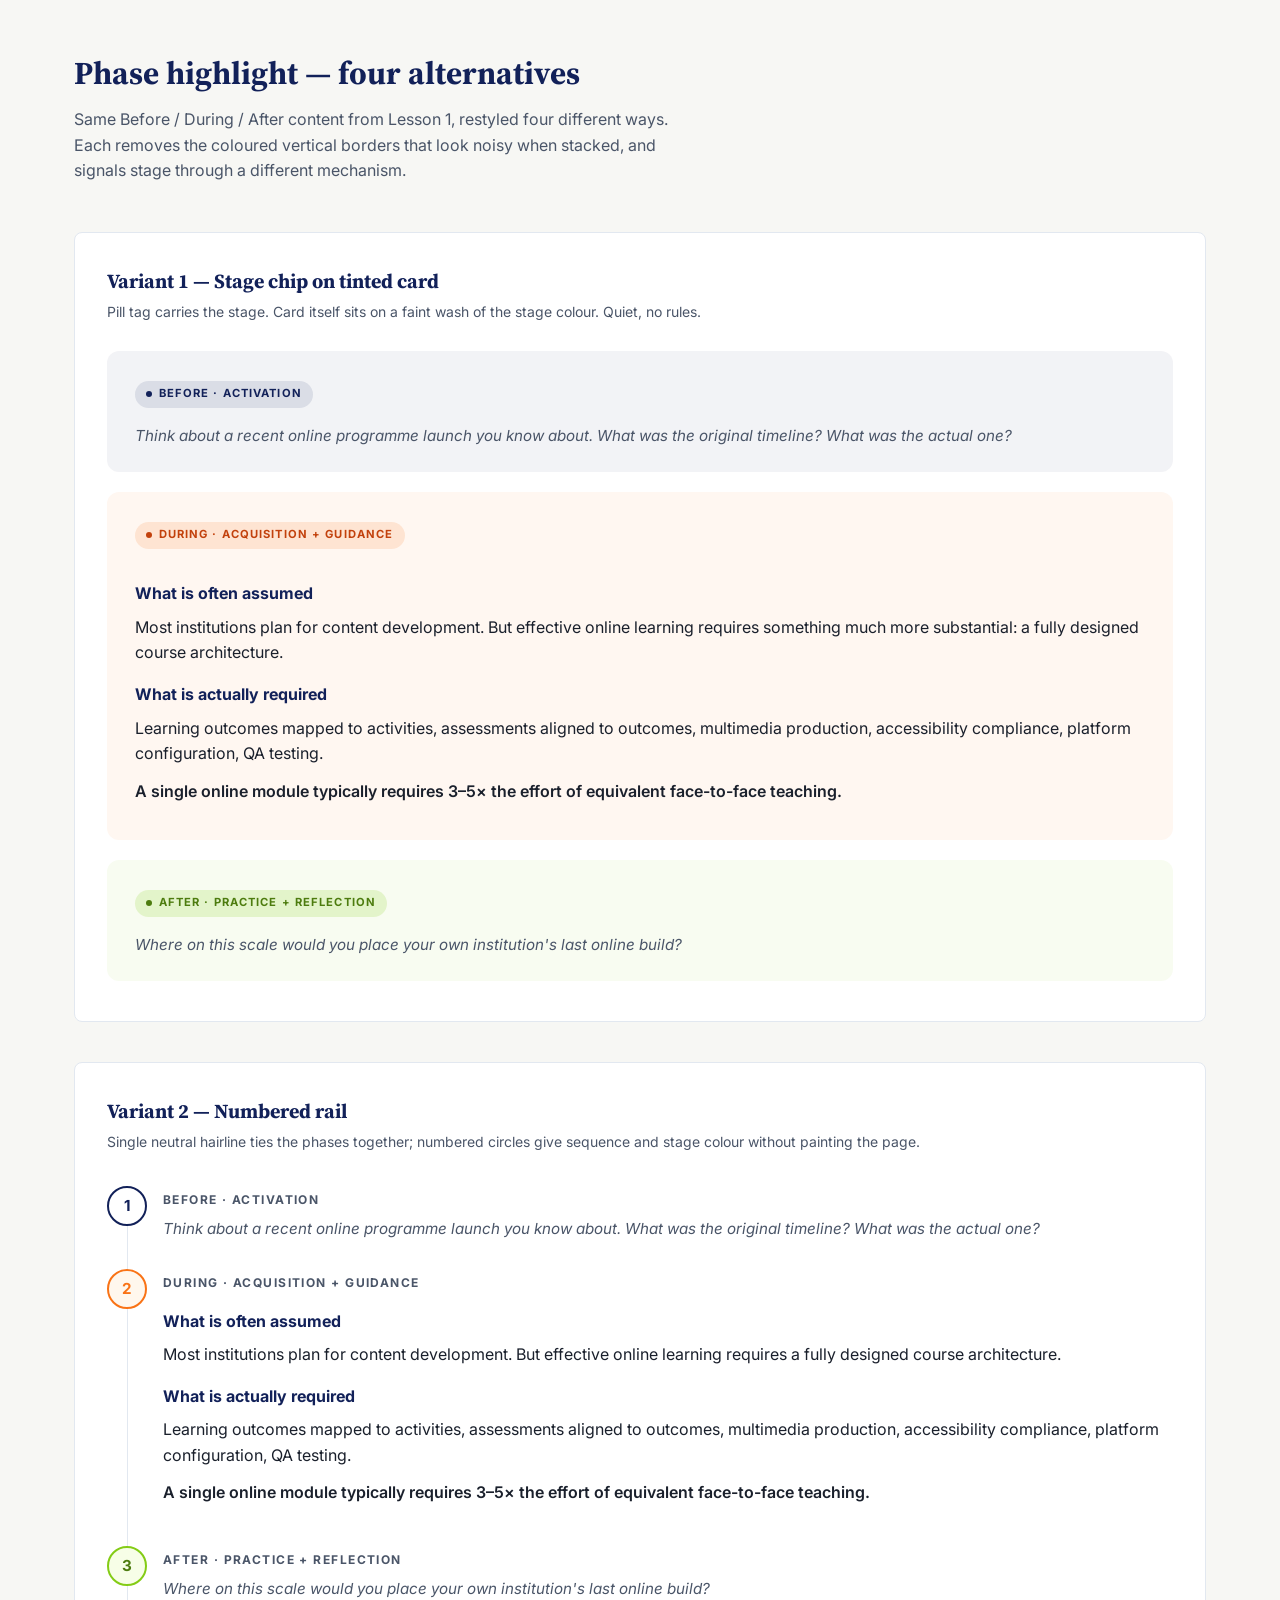
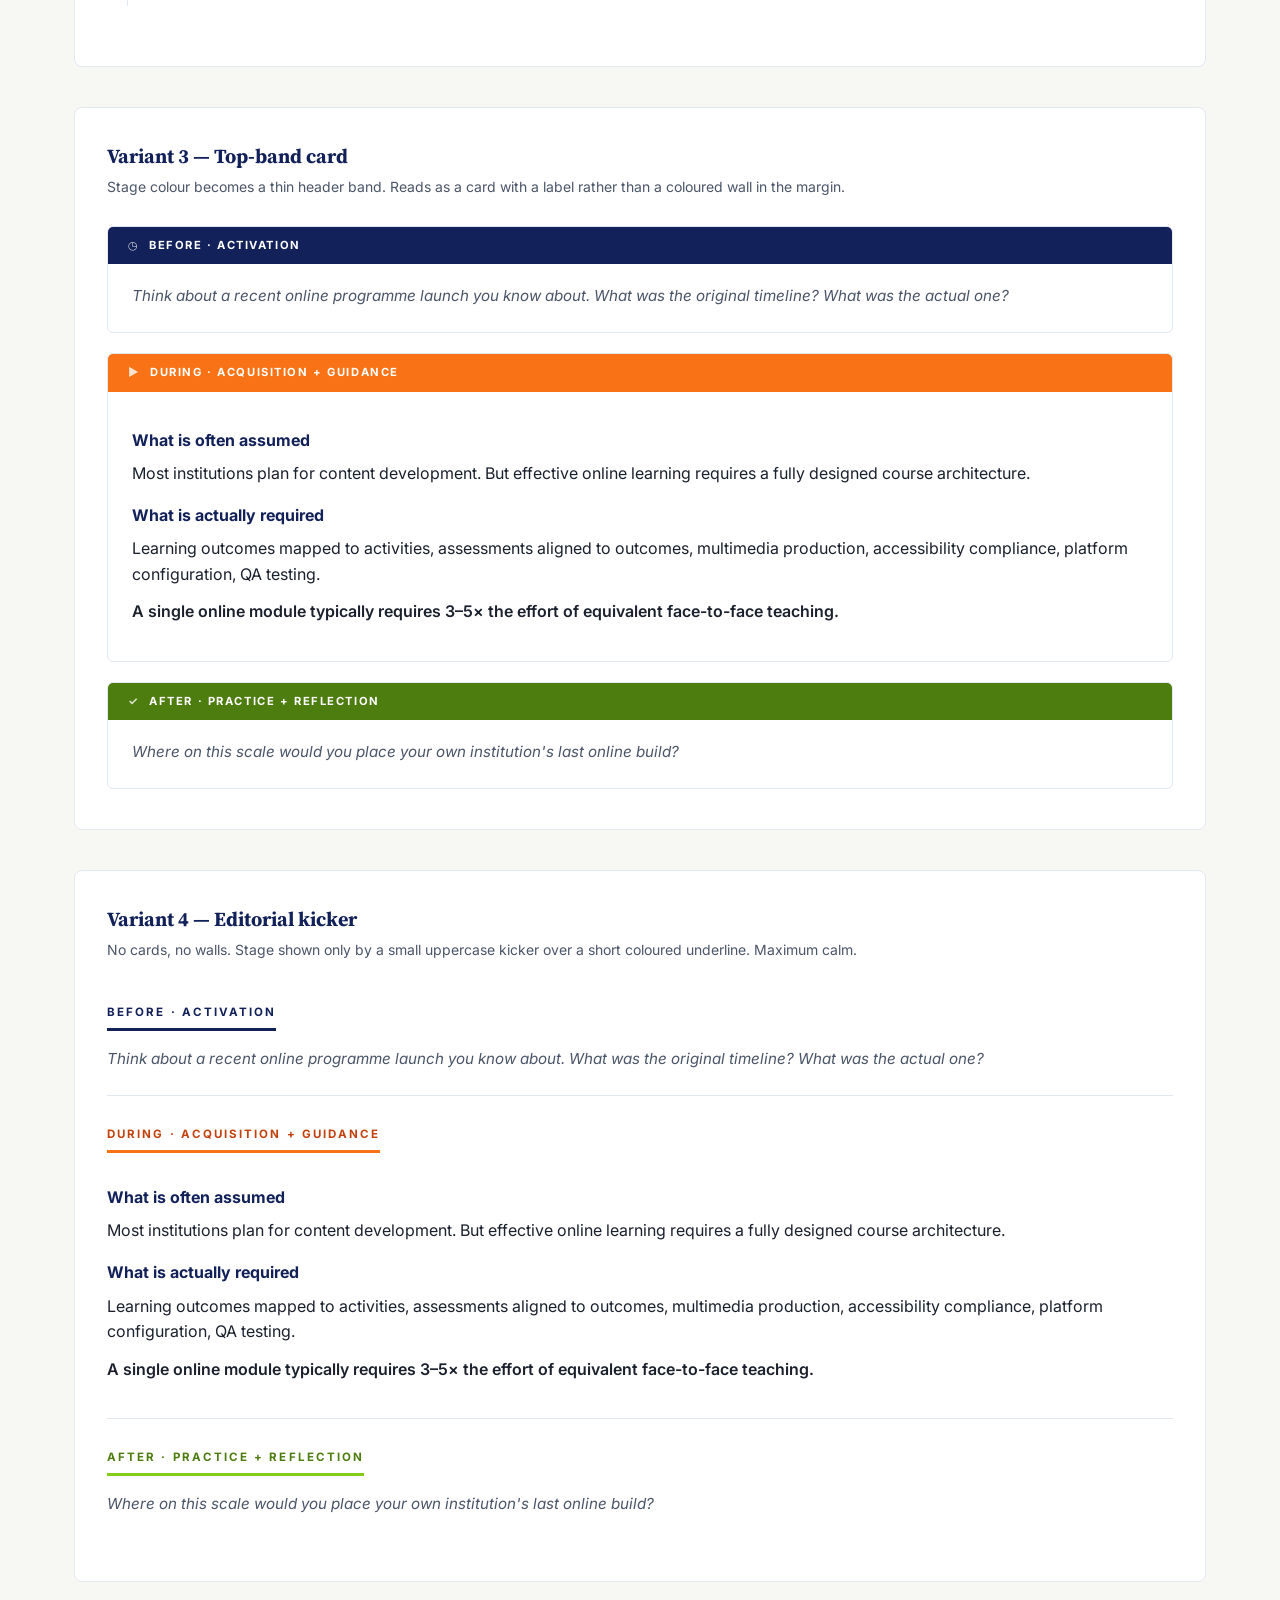
<file: phase-style-variants.html>
<!doctype html>
<html lang="en">
<head>
<meta charset="utf-8">
<meta name="viewport" content="width=device-width,initial-scale=1">
<title>Phase highlight variants — LDS course</title>
<link href="https://fonts.googleapis.com/css2?family=Inter:wght@400;500;600;700&family=Source+Serif+Pro:ital,wght@0,400;0,600;1,400&display=swap" rel="stylesheet">
<style>
  :root {
    --lds-navy: #122159;
    --lds-orange: #f97316;
    --lds-green: #84cc16;
    --lds-white: #ffffff;
    --lds-bg: #f7f7f4;
    --lds-mid: #4a5568;
    --lds-border: #e2e8f0;
    --lds-ink: #1a202c;
  }
  * { box-sizing: border-box; }
  body {
    margin: 0;
    font-family: 'Inter', system-ui, sans-serif;
    color: var(--lds-ink);
    background: var(--lds-bg);
    line-height: 1.6;
  }
  .page {
    max-width: 1180px;
    margin: 0 auto;
    padding: 3rem 1.5rem 5rem;
  }
  h1 {
    font-family: 'Source Serif Pro', Georgia, serif;
    font-size: 2rem;
    color: var(--lds-navy);
    margin: 0 0 0.5rem;
  }
  .lede { color: var(--lds-mid); margin: 0 0 3rem; max-width: 60ch; }

  .variant {
    background: var(--lds-white);
    border: 1px solid var(--lds-border);
    border-radius: 8px;
    padding: 2rem 2rem 2.5rem;
    margin-bottom: 2.5rem;
  }
  .variant > h2 {
    font-family: 'Source Serif Pro', Georgia, serif;
    font-size: 1.25rem;
    color: var(--lds-navy);
    margin: 0 0 0.25rem;
  }
  .variant > .note {
    font-size: 0.875rem;
    color: var(--lds-mid);
    margin: 0 0 1.75rem;
  }
  .stack > * + * { margin-top: 1.25rem; }

  /* Sample content typography (shared) */
  .phase-label {
    font-size: 0.75rem;
    font-weight: 700;
    letter-spacing: 0.12em;
    text-transform: uppercase;
  }
  .phase-prompt p {
    margin: 0;
    font-size: 0.95rem;
    color: var(--lds-mid);
    font-style: italic;
  }
  .phase-body h3 {
    font-size: 1rem;
    margin: 1rem 0 0.5rem;
    color: var(--lds-navy);
  }
  .phase-body p { margin: 0 0 0.75rem; }
  .phase-stat {
    margin-top: 1rem;
    font-weight: 600;
  }

  /* =====================================================================
     VARIANT 1 — Stage chip + soft tinted card (no borders, no rules)
     Stage shown by a small coloured pill in the corner; card has a faint
     wash of the stage colour. Quiet, modern, plays well in sequence.
  ===================================================================== */
  .v1-phase {
    position: relative;
    padding: 1.75rem 1.75rem 1.5rem;
    border-radius: 12px;
  }
  .v1-phase__chip {
    display: inline-flex;
    align-items: center;
    gap: 0.4rem;
    padding: 0.3rem 0.7rem;
    border-radius: 999px;
    font-size: 0.7rem;
    font-weight: 700;
    letter-spacing: 0.1em;
    text-transform: uppercase;
    margin-bottom: 1rem;
  }
  .v1-phase__chip::before {
    content: '';
    width: 6px; height: 6px;
    border-radius: 50%;
    background: currentColor;
  }
  .v1-phase--before { background: rgba(18,33,89,0.05); }
  .v1-phase--before .v1-phase__chip { background: rgba(18,33,89,0.1); color: var(--lds-navy); }
  .v1-phase--during { background: rgba(249,115,22,0.06); }
  .v1-phase--during .v1-phase__chip { background: rgba(249,115,22,0.14); color: #c2410c; }
  .v1-phase--after  { background: rgba(132,204,22,0.06); }
  .v1-phase--after  .v1-phase__chip { background: rgba(132,204,22,0.18); color: #4d7c0f; }

  /* =====================================================================
     VARIANT 2 — Numbered step rail (gutter glyph, single rule connecting)
     A numbered circle in a left gutter visually connects the three phases
     into a sequence. No coloured walls; one neutral hairline tying them.
  ===================================================================== */
  .v2-stack { position: relative; padding-left: 3.5rem; }
  .v2-stack::before {
    content: '';
    position: absolute;
    left: 1.25rem; top: 1.25rem; bottom: 1.25rem;
    width: 1px;
    background: var(--lds-border);
  }
  .v2-phase { position: relative; padding: 0.5rem 0 1.5rem; }
  .v2-phase__num {
    position: absolute;
    left: -3.5rem; top: 0.25rem;
    width: 2.5rem; height: 2.5rem;
    border-radius: 50%;
    display: flex;
    align-items: center;
    justify-content: center;
    font-weight: 700;
    font-size: 0.95rem;
    background: var(--lds-white);
    border: 2px solid var(--lds-border);
    color: var(--lds-mid);
  }
  .v2-phase--before .v2-phase__num { border-color: var(--lds-navy); color: var(--lds-navy); }
  .v2-phase--during .v2-phase__num { border-color: var(--lds-orange); color: var(--lds-orange); background: #fff7ed; }
  .v2-phase--after  .v2-phase__num { border-color: var(--lds-green); color: #4d7c0f; background: #f7fee7; }
  .v2-phase__label {
    color: var(--lds-mid);
    margin-bottom: 0.5rem;
    display: block;
  }

  /* =====================================================================
     VARIANT 3 — Top-band accent (horizontal bar instead of vertical)
     Same stage-colour signal, but as a thin top band. Reads as a card
     header rather than a margin rule, and stacks cleanly without the
     "running paint" effect of three vertical borders side by side.
  ===================================================================== */
  .v3-phase {
    border: 1px solid var(--lds-border);
    border-radius: 6px;
    background: var(--lds-white);
    overflow: hidden;
  }
  .v3-phase__band {
    display: flex;
    align-items: center;
    gap: 0.6rem;
    padding: 0.6rem 1.25rem;
    color: var(--lds-white);
    font-size: 0.7rem;
    font-weight: 700;
    letter-spacing: 0.14em;
    text-transform: uppercase;
  }
  .v3-phase__band i { font-style: normal; opacity: 0.8; }
  .v3-phase--before .v3-phase__band { background: var(--lds-navy); }
  .v3-phase--during .v3-phase__band { background: var(--lds-orange); }
  .v3-phase--after  .v3-phase__band { background: #4d7c0f; }
  .v3-phase__body { padding: 1.25rem 1.5rem 1.5rem; }

  /* =====================================================================
     VARIANT 4 — Sectioned with kicker rule (no coloured walls at all)
     Stage marked only by a small uppercase kicker over a short coloured
     underline above each phase. Most editorial / least decorated.
  ===================================================================== */
  .v4-phase { padding: 0.5rem 0 1.5rem; }
  .v4-phase__kicker {
    display: inline-block;
    padding-bottom: 0.4rem;
    margin-bottom: 1rem;
    border-bottom: 3px solid var(--lds-border);
    font-size: 0.72rem;
    font-weight: 700;
    letter-spacing: 0.18em;
    text-transform: uppercase;
    color: var(--lds-navy);
  }
  .v4-phase--before .v4-phase__kicker { border-bottom-color: var(--lds-navy); }
  .v4-phase--during .v4-phase__kicker { border-bottom-color: var(--lds-orange); color: #c2410c; }
  .v4-phase--after  .v4-phase__kicker { border-bottom-color: var(--lds-green); color: #4d7c0f; }
  .v4-phase + .v4-phase { border-top: 1px solid var(--lds-border); padding-top: 1.5rem; }

</style>
</head>
<body>
<div class="page">
  <h1>Phase highlight — four alternatives</h1>
  <p class="lede">Same Before / During / After content from Lesson 1, restyled four different ways. Each removes the coloured vertical borders that look noisy when stacked, and signals stage through a different mechanism.</p>

  <!-- ================= VARIANT 1 ================= -->
  <section class="variant">
    <h2>Variant 1 — Stage chip on tinted card</h2>
    <p class="note">Pill tag carries the stage. Card itself sits on a faint wash of the stage colour. Quiet, no rules.</p>

    <div class="stack">
      <div class="v1-phase v1-phase--before">
        <span class="v1-phase__chip">Before · Activation</span>
        <div class="phase-prompt"><p>Think about a recent online programme launch you know about. What was the original timeline? What was the actual one?</p></div>
      </div>
      <div class="v1-phase v1-phase--during">
        <span class="v1-phase__chip">During · Acquisition + Guidance</span>
        <div class="phase-body">
          <h3>What is often assumed</h3>
          <p>Most institutions plan for content development. But effective online learning requires something much more substantial: a fully designed course architecture.</p>
          <h3>What is actually required</h3>
          <p>Learning outcomes mapped to activities, assessments aligned to outcomes, multimedia production, accessibility compliance, platform configuration, QA testing.</p>
          <p class="phase-stat">A single online module typically requires 3–5× the effort of equivalent face-to-face teaching.</p>
        </div>
      </div>
      <div class="v1-phase v1-phase--after">
        <span class="v1-phase__chip">After · Practice + Reflection</span>
        <div class="phase-prompt"><p>Where on this scale would you place your own institution's last online build?</p></div>
      </div>
    </div>
  </section>

  <!-- ================= VARIANT 2 ================= -->
  <section class="variant">
    <h2>Variant 2 — Numbered rail</h2>
    <p class="note">Single neutral hairline ties the phases together; numbered circles give sequence and stage colour without painting the page.</p>

    <div class="v2-stack">
      <div class="v2-phase v2-phase--before">
        <div class="v2-phase__num">1</div>
        <span class="phase-label v2-phase__label">Before · Activation</span>
        <div class="phase-prompt"><p>Think about a recent online programme launch you know about. What was the original timeline? What was the actual one?</p></div>
      </div>
      <div class="v2-phase v2-phase--during">
        <div class="v2-phase__num">2</div>
        <span class="phase-label v2-phase__label">During · Acquisition + Guidance</span>
        <div class="phase-body">
          <h3>What is often assumed</h3>
          <p>Most institutions plan for content development. But effective online learning requires a fully designed course architecture.</p>
          <h3>What is actually required</h3>
          <p>Learning outcomes mapped to activities, assessments aligned to outcomes, multimedia production, accessibility compliance, platform configuration, QA testing.</p>
          <p class="phase-stat">A single online module typically requires 3–5× the effort of equivalent face-to-face teaching.</p>
        </div>
      </div>
      <div class="v2-phase v2-phase--after">
        <div class="v2-phase__num">3</div>
        <span class="phase-label v2-phase__label">After · Practice + Reflection</span>
        <div class="phase-prompt"><p>Where on this scale would you place your own institution's last online build?</p></div>
      </div>
    </div>
  </section>

  <!-- ================= VARIANT 3 ================= -->
  <section class="variant">
    <h2>Variant 3 — Top-band card</h2>
    <p class="note">Stage colour becomes a thin header band. Reads as a card with a label rather than a coloured wall in the margin.</p>

    <div class="stack">
      <div class="v3-phase v3-phase--before">
        <div class="v3-phase__band"><i>◷</i> Before · Activation</div>
        <div class="v3-phase__body">
          <div class="phase-prompt"><p>Think about a recent online programme launch you know about. What was the original timeline? What was the actual one?</p></div>
        </div>
      </div>
      <div class="v3-phase v3-phase--during">
        <div class="v3-phase__band"><i>▶</i> During · Acquisition + Guidance</div>
        <div class="v3-phase__body">
          <div class="phase-body">
            <h3>What is often assumed</h3>
            <p>Most institutions plan for content development. But effective online learning requires a fully designed course architecture.</p>
            <h3>What is actually required</h3>
            <p>Learning outcomes mapped to activities, assessments aligned to outcomes, multimedia production, accessibility compliance, platform configuration, QA testing.</p>
            <p class="phase-stat">A single online module typically requires 3–5× the effort of equivalent face-to-face teaching.</p>
          </div>
        </div>
      </div>
      <div class="v3-phase v3-phase--after">
        <div class="v3-phase__band"><i>✓</i> After · Practice + Reflection</div>
        <div class="v3-phase__body">
          <div class="phase-prompt"><p>Where on this scale would you place your own institution's last online build?</p></div>
        </div>
      </div>
    </div>
  </section>

  <!-- ================= VARIANT 4 ================= -->
  <section class="variant">
    <h2>Variant 4 — Editorial kicker</h2>
    <p class="note">No cards, no walls. Stage shown only by a small uppercase kicker over a short coloured underline. Maximum calm.</p>

    <div>
      <div class="v4-phase v4-phase--before">
        <span class="v4-phase__kicker">Before · Activation</span>
        <div class="phase-prompt"><p>Think about a recent online programme launch you know about. What was the original timeline? What was the actual one?</p></div>
      </div>
      <div class="v4-phase v4-phase--during">
        <span class="v4-phase__kicker">During · Acquisition + Guidance</span>
        <div class="phase-body">
          <h3>What is often assumed</h3>
          <p>Most institutions plan for content development. But effective online learning requires a fully designed course architecture.</p>
          <h3>What is actually required</h3>
          <p>Learning outcomes mapped to activities, assessments aligned to outcomes, multimedia production, accessibility compliance, platform configuration, QA testing.</p>
          <p class="phase-stat">A single online module typically requires 3–5× the effort of equivalent face-to-face teaching.</p>
        </div>
      </div>
      <div class="v4-phase v4-phase--after">
        <span class="v4-phase__kicker">After · Practice + Reflection</span>
        <div class="phase-prompt"><p>Where on this scale would you place your own institution's last online build?</p></div>
      </div>
    </div>
  </section>

</div>
</body>
</html>
</file>
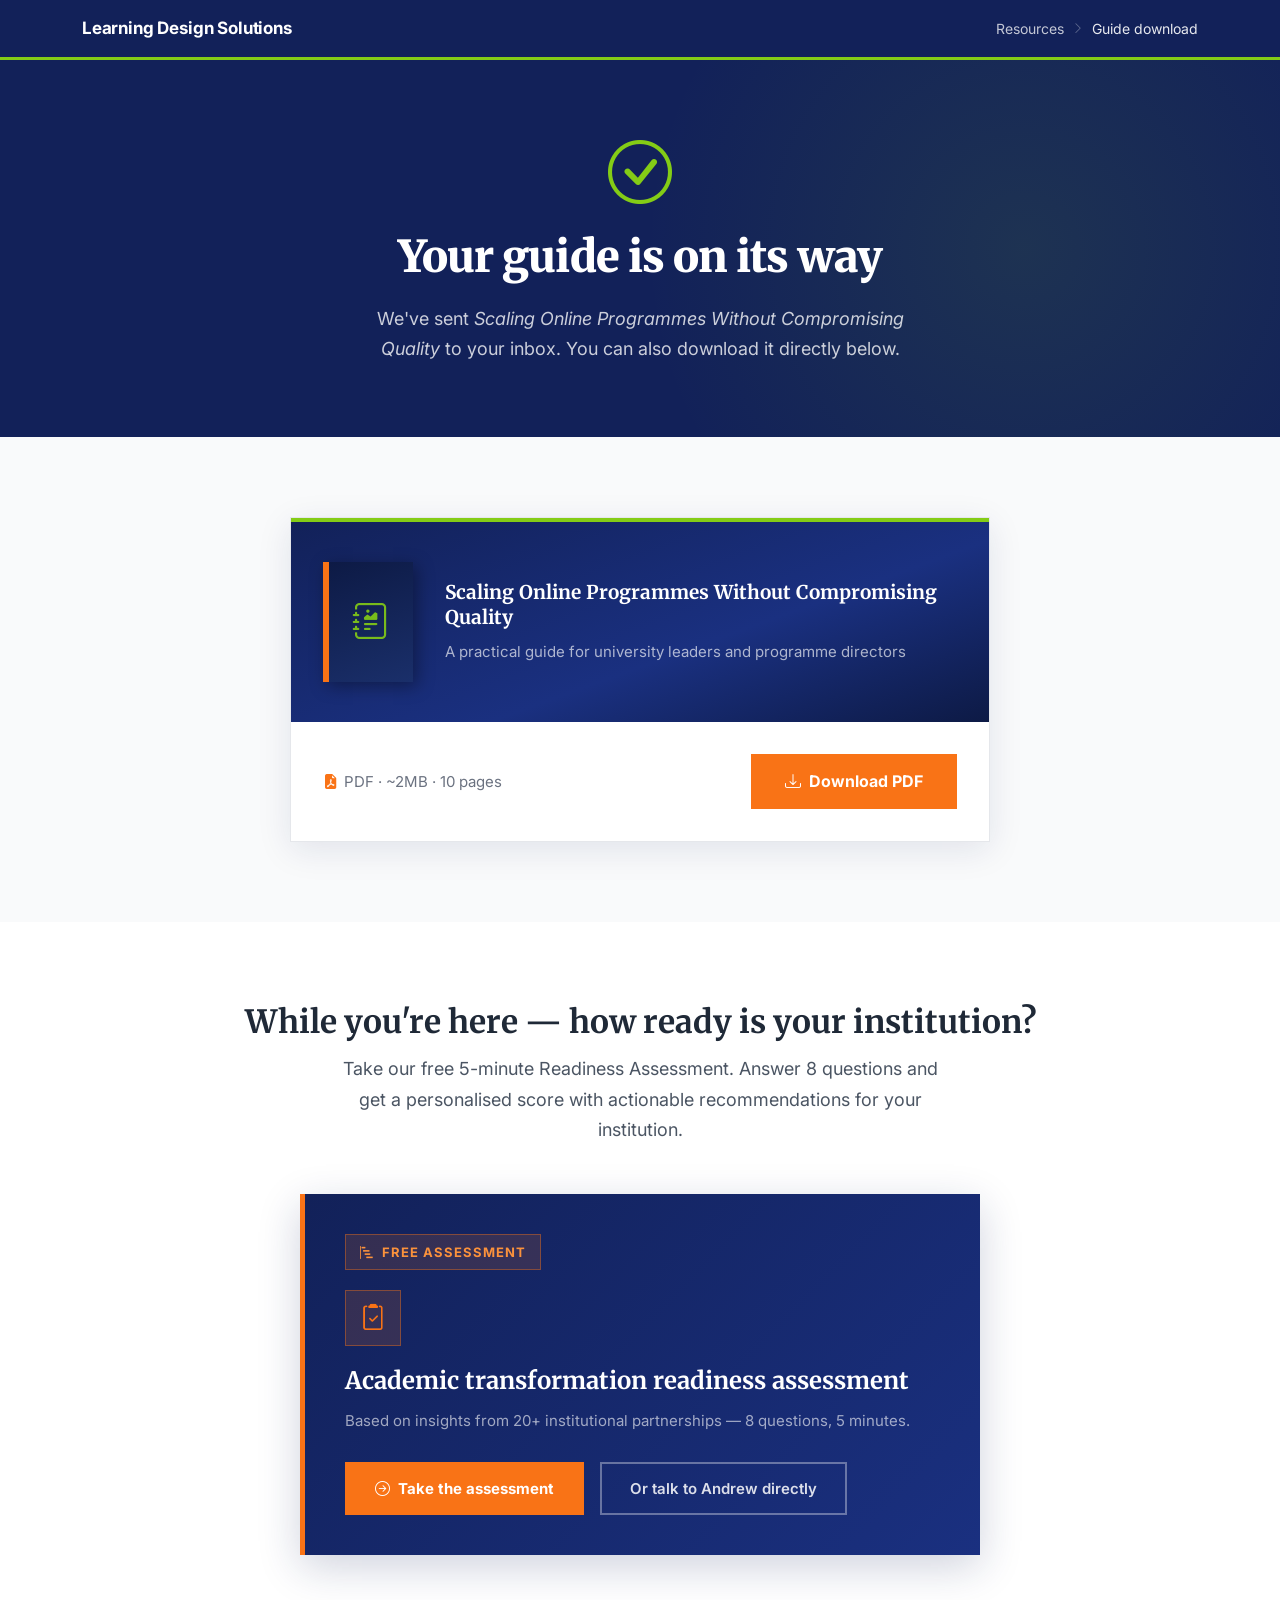
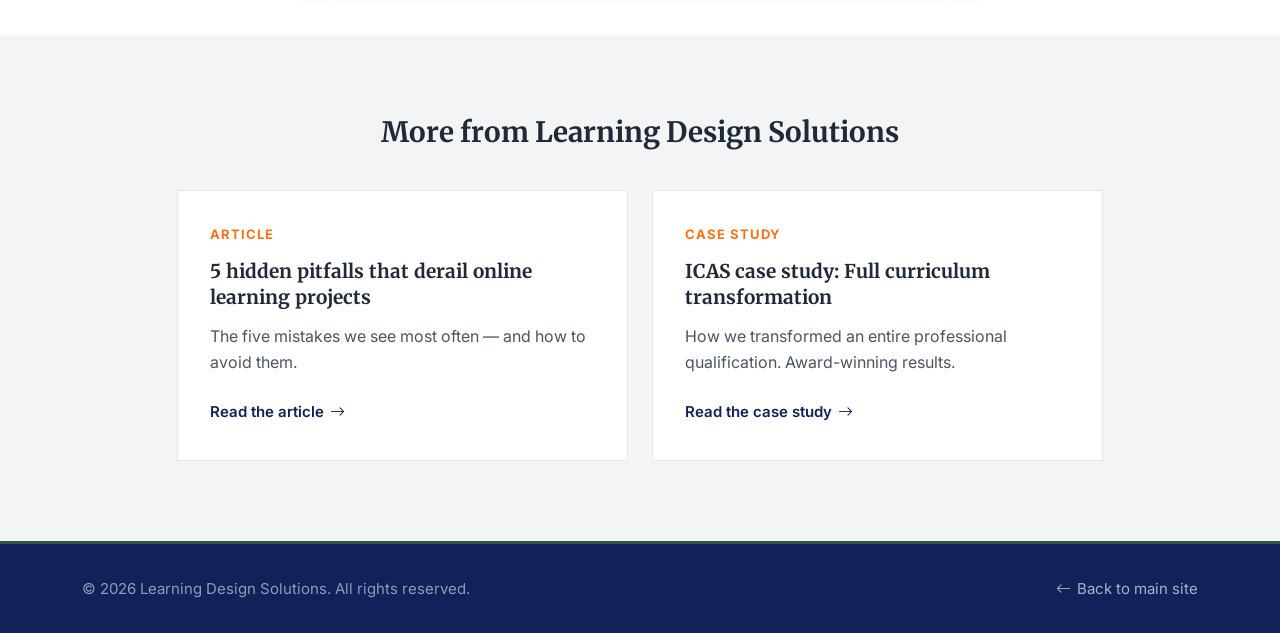
<file: thank-you.html>
<!DOCTYPE html>
<html lang="en-GB">
<head>
    <meta charset="UTF-8">
    <meta name="viewport" content="width=device-width, initial-scale=1.0">
    <title>Your guide is on its way — Learning Design Solutions</title>
    <meta name="description" content="Thank you for downloading Scaling Online Programmes Without Compromising Quality. Your guide is on its way.">
    <meta name="robots" content="noindex, nofollow">

    <!-- Bootstrap 5.3 CSS -->
    <link href="https://cdn.jsdelivr.net/npm/bootstrap@5.3.2/dist/css/bootstrap.min.css" rel="stylesheet">
    <!-- Bootstrap Icons 1.11.3 -->
    <link href="https://cdn.jsdelivr.net/npm/bootstrap-icons@1.11.3/font/bootstrap-icons.min.css" rel="stylesheet">
    <!-- Google Fonts -->
    <link rel="preconnect" href="https://fonts.googleapis.com">
    <link rel="preconnect" href="https://fonts.gstatic.com" crossorigin>
    <link href="https://fonts.googleapis.com/css2?family=Inter:wght@400;500;600;700;800;900&family=Merriweather:wght@700;900&display=swap" rel="stylesheet">

    <style>
        /* ============================================================
           DESIGN TOKENS
        ============================================================ */
        :root {
            --lds-navy:   #122159;
            --lds-green:  #84cc16;
            --lds-orange: #f97316;
            --lds-dark:   #1f2937;
            --lds-light:  #f9fafb;
            --lds-white:  #ffffff;
            --font-body:    'Inter', -apple-system, BlinkMacSystemFont, sans-serif;
            --font-display: 'Merriweather', serif;
        }

        /* Sharp corners everywhere */
        *,
        *::before,
        *::after {
            border-radius: 0 !important;
        }

        /* ============================================================
           BASE
        ============================================================ */
        html {
            scroll-behavior: smooth;
            overflow-x: hidden;
        }

        body {
            font-family: var(--font-body);
            font-size: 1.125rem;
            line-height: 1.7;
            color: var(--lds-dark);
            background-color: var(--lds-white);
            overflow-x: hidden;
        }

        h1, h2, h3, h4, h5, h6 {
            font-family: var(--font-display);
            font-weight: 700;
            line-height: 1.25;
        }

        /* ============================================================
           SITE NAVIGATION
        ============================================================ */
        .site-nav {
            background-color: var(--lds-navy);
            padding: 0.875rem 0;
            border-bottom: 3px solid var(--lds-green);
        }

        .site-nav__inner {
            display: flex;
            align-items: center;
            justify-content: space-between;
            flex-wrap: wrap;
            gap: 0.75rem;
        }

        .site-nav__logo {
            font-family: var(--font-body);
            font-size: 1.0625rem;
            font-weight: 700;
            color: var(--lds-white);
            text-decoration: none;
            letter-spacing: -0.01em;
        }

        .site-nav__logo:hover {
            color: var(--lds-green);
        }

        .site-nav__breadcrumb {
            display: flex;
            align-items: center;
            gap: 0.5rem;
            font-size: 0.875rem;
            color: rgba(255, 255, 255, 0.6);
            margin: 0;
            padding: 0;
            list-style: none;
        }

        .site-nav__breadcrumb a {
            color: rgba(255, 255, 255, 0.75);
            text-decoration: none;
        }

        .site-nav__breadcrumb a:hover {
            color: var(--lds-green);
        }

        .site-nav__breadcrumb-separator {
            color: rgba(255, 255, 255, 0.35);
            font-size: 0.75rem;
        }

        .site-nav__breadcrumb-current {
            color: rgba(255, 255, 255, 0.9);
        }

        /* ============================================================
           HERO SECTION
        ============================================================ */
        .thank-you-hero {
            background-color: var(--lds-navy);
            padding: 5rem 0 4.5rem;
            position: relative;
            overflow: hidden;
        }

        .thank-you-hero::after {
            content: '';
            position: absolute;
            top: -50%;
            right: -15%;
            width: 70%;
            height: 200%;
            background: radial-gradient(circle, rgba(132, 204, 22, 0.1) 0%, transparent 65%);
            pointer-events: none;
        }

        .thank-you-hero__content {
            position: relative;
            z-index: 1;
        }

        .thank-you-hero__icon {
            font-size: 4rem;
            color: var(--lds-green);
            display: block;
            margin-bottom: 1.5rem;
            line-height: 1;
        }

        .thank-you-hero__heading {
            color: var(--lds-white);
            font-size: 2.75rem;
            font-weight: 900;
            letter-spacing: -0.02em;
            margin-bottom: 1.25rem;
        }

        .thank-you-hero__subtitle {
            color: rgba(255, 255, 255, 0.78);
            font-size: 1.125rem;
            max-width: 580px;
            margin: 0 auto;
            line-height: 1.7;
        }

        @media (max-width: 767.98px) {
            .thank-you-hero__heading {
                font-size: 2rem;
            }
        }

        /* ============================================================
           DOWNLOAD SECTION
        ============================================================ */
        .guide-download-section {
            background-color: var(--lds-light);
            padding: 5rem 0;
        }

        .guide-download-card {
            background-color: var(--lds-white);
            border: 1px solid #e5e7eb;
            box-shadow: 0 8px 32px rgba(18, 33, 89, 0.1);
            max-width: 700px;
            margin: 0 auto;
        }

        .guide-download-card__cover-strip {
            background: linear-gradient(160deg, #122159 0%, #1a3080 60%, #0d1a45 100%);
            border-top: 4px solid var(--lds-green);
            padding: 2.5rem 2rem;
            display: flex;
            align-items: center;
            gap: 2rem;
        }

        .guide-download-card__mock-cover {
            flex-shrink: 0;
            width: 90px;
            height: 120px;
            background: linear-gradient(160deg, #0d1a45 0%, #1a2f6a 100%);
            border-left: 6px solid var(--lds-orange);
            display: flex;
            align-items: center;
            justify-content: center;
            box-shadow: 4px 4px 16px rgba(0, 0, 0, 0.35);
        }

        .guide-download-card__mock-cover-icon {
            color: var(--lds-green);
            font-size: 2.25rem;
            opacity: 0.9;
        }

        .guide-download-card__cover-title {
            color: var(--lds-white);
            font-family: var(--font-display);
            font-size: 1.1875rem;
            font-weight: 700;
            line-height: 1.35;
            margin-bottom: 0.5rem;
        }

        .guide-download-card__cover-subtitle {
            color: rgba(255, 255, 255, 0.65);
            font-size: 0.9375rem;
            margin-bottom: 0;
        }

        .guide-download-card__body {
            padding: 2rem;
            display: flex;
            align-items: center;
            justify-content: space-between;
            gap: 1.5rem;
            flex-wrap: wrap;
        }

        .guide-download-card__file-info {
            color: #6b7280;
            font-size: 0.9375rem;
            margin-bottom: 0;
        }

        .guide-download-card__file-info i {
            color: var(--lds-orange);
            margin-right: 0.375rem;
        }

        .btn-download {
            background-color: var(--lds-orange);
            color: var(--lds-white);
            border: 2px solid var(--lds-orange);
            font-weight: 700;
            padding: 0.75rem 2rem;
            font-size: 1rem;
            text-decoration: none;
            display: inline-flex;
            align-items: center;
            gap: 0.5rem;
            transition: background-color 0.2s, transform 0.2s, box-shadow 0.2s;
            white-space: nowrap;
        }

        .btn-download:hover {
            background-color: #ea580c;
            border-color: #ea580c;
            color: var(--lds-white);
            transform: translateY(-2px);
            box-shadow: 0 8px 24px rgba(249, 115, 22, 0.3);
        }

        /* ============================================================
           WHAT'S NEXT SECTION
        ============================================================ */
        .whats-next-section {
            background-color: var(--lds-white);
            padding: 5rem 0;
        }

        .whats-next-section__heading {
            font-size: 2rem;
            color: var(--lds-dark);
            margin-bottom: 0.75rem;
        }

        .whats-next-section__intro {
            color: #4b5563;
            max-width: 600px;
            margin: 0 auto 3rem;
        }

        .assessment-preview-card {
            background: linear-gradient(135deg, var(--lds-navy) 0%, #1a3080 100%);
            border-left: 5px solid var(--lds-orange);
            padding: 2.5rem;
            max-width: 680px;
            margin: 0 auto;
            box-shadow: 0 12px 40px rgba(18, 33, 89, 0.2);
        }

        .assessment-preview-card__eyebrow {
            display: inline-flex;
            align-items: center;
            gap: 0.5rem;
            background-color: rgba(249, 115, 22, 0.15);
            border: 1px solid rgba(249, 115, 22, 0.4);
            color: #fb923c;
            font-size: 0.8125rem;
            font-weight: 700;
            letter-spacing: 1px;
            text-transform: uppercase;
            padding: 0.375rem 0.875rem;
            margin-bottom: 1.25rem;
        }

        .assessment-preview-card__scorecard-icon {
            width: 56px;
            height: 56px;
            background-color: rgba(249, 115, 22, 0.15);
            border: 1.5px solid rgba(249, 115, 22, 0.4);
            display: flex;
            align-items: center;
            justify-content: center;
            font-size: 1.625rem;
            color: var(--lds-orange);
            margin-bottom: 1.25rem;
        }

        .assessment-preview-card__title {
            color: var(--lds-white);
            font-size: 1.5rem;
            margin-bottom: 0.75rem;
        }

        .assessment-preview-card__meta {
            color: rgba(255, 255, 255, 0.6);
            font-size: 0.9375rem;
            margin-bottom: 1.75rem;
        }

        .assessment-preview-card__cta-group {
            display: flex;
            gap: 1rem;
            flex-wrap: wrap;
        }

        .btn-assessment {
            background-color: var(--lds-orange);
            color: var(--lds-white);
            border: 2px solid var(--lds-orange);
            font-weight: 700;
            padding: 0.75rem 1.75rem;
            font-size: 0.9375rem;
            text-decoration: none;
            display: inline-flex;
            align-items: center;
            gap: 0.5rem;
            transition: background-color 0.2s, transform 0.2s, box-shadow 0.2s;
        }

        .btn-assessment:hover {
            background-color: #ea580c;
            border-color: #ea580c;
            color: var(--lds-white);
            transform: translateY(-2px);
            box-shadow: 0 8px 24px rgba(249, 115, 22, 0.35);
        }

        .btn-assessment-outline {
            background-color: transparent;
            color: rgba(255, 255, 255, 0.85);
            border: 2px solid rgba(255, 255, 255, 0.35);
            font-weight: 600;
            padding: 0.75rem 1.75rem;
            font-size: 0.9375rem;
            text-decoration: none;
            display: inline-flex;
            align-items: center;
            gap: 0.5rem;
            transition: background-color 0.2s, border-color 0.2s, color 0.2s;
        }

        .btn-assessment-outline:hover {
            background-color: rgba(255, 255, 255, 0.1);
            border-color: rgba(255, 255, 255, 0.7);
            color: var(--lds-white);
        }

        /* ============================================================
           ADDITIONAL RESOURCES SECTION
        ============================================================ */
        .additional-resources-section {
            background-color: #f3f4f6;
            padding: 5rem 0;
        }

        .additional-resources-section__heading {
            font-size: 1.75rem;
            color: var(--lds-dark);
            margin-bottom: 2.5rem;
        }

        .resource-card {
            background-color: var(--lds-white);
            border: 1px solid #e5e7eb;
            padding: 2rem;
            height: 100%;
            display: flex;
            flex-direction: column;
            transition: box-shadow 0.2s, transform 0.2s;
        }

        .resource-card:hover {
            box-shadow: 0 8px 28px rgba(18, 33, 89, 0.12);
            transform: translateY(-3px);
        }

        .resource-card__label {
            font-size: 0.8125rem;
            font-weight: 700;
            text-transform: uppercase;
            letter-spacing: 1px;
            color: var(--lds-orange);
            margin-bottom: 0.875rem;
        }

        .resource-card__title {
            font-family: var(--font-display);
            font-size: 1.1875rem;
            color: var(--lds-dark);
            margin-bottom: 0.75rem;
            line-height: 1.35;
        }

        .resource-card__excerpt {
            color: #4b5563;
            font-size: 1rem;
            line-height: 1.65;
            margin-bottom: 0;
            flex: 1;
        }

        .resource-card__link {
            display: inline-flex;
            align-items: center;
            gap: 0.375rem;
            color: var(--lds-navy);
            font-weight: 600;
            font-size: 0.9375rem;
            text-decoration: none;
            margin-top: 1.5rem;
            border-bottom: 2px solid transparent;
            padding-bottom: 1px;
            transition: border-color 0.2s, color 0.2s;
        }

        .resource-card__link:hover {
            color: var(--lds-orange);
            border-bottom-color: var(--lds-orange);
        }

        /* ============================================================
           SITE FOOTER
        ============================================================ */
        .site-footer {
            background-color: var(--lds-navy);
            padding: 2rem 0;
            border-top: 3px solid rgba(132, 204, 22, 0.3);
        }

        .site-footer__inner {
            display: flex;
            align-items: center;
            justify-content: space-between;
            flex-wrap: wrap;
            gap: 0.75rem;
        }

        .site-footer__copyright {
            color: rgba(255, 255, 255, 0.55);
            font-size: 0.9375rem;
            margin-bottom: 0;
        }

        .site-footer__back-link {
            color: rgba(255, 255, 255, 0.65);
            font-size: 0.9375rem;
            text-decoration: none;
            display: inline-flex;
            align-items: center;
            gap: 0.375rem;
            transition: color 0.2s;
        }

        .site-footer__back-link:hover {
            color: var(--lds-green);
        }
    </style>
</head>
<body>

    <!-- Site Navigation -->
    <nav class="site-nav" aria-label="Site navigation">
        <div class="container">
            <div class="site-nav__inner">
                <a href="index.html" class="site-nav__logo">Learning Design Solutions</a>
                <ol class="site-nav__breadcrumb" aria-label="Breadcrumb">
                    <li><a href="index.html">Resources</a></li>
                    <li class="site-nav__breadcrumb-separator" aria-hidden="true"><i class="bi bi-chevron-right"></i></li>
                    <li><span class="site-nav__breadcrumb-current" aria-current="page">Guide download</span></li>
                </ol>
            </div>
        </div>
    </nav>

    <main>

        <!-- Hero Section -->
        <section class="thank-you-hero text-center">
            <div class="container">
                <div class="thank-you-hero__content">
                    <i class="bi bi-check-circle thank-you-hero__icon" aria-hidden="true"></i>
                    <h1 class="thank-you-hero__heading">Your guide is on its way</h1>
                    <p class="thank-you-hero__subtitle">
                        We've sent <em>Scaling Online Programmes Without Compromising Quality</em> to your inbox.
                        You can also download it directly below.
                    </p>
                </div>
            </div>
        </section>

        <!-- Download Section -->
        <section class="guide-download-section">
            <div class="container">
                <div class="guide-download-card">
                    <!-- Mock cover strip -->
                    <div class="guide-download-card__cover-strip">
                        <div class="guide-download-card__mock-cover" aria-hidden="true">
                            <i class="bi bi-journal-richtext guide-download-card__mock-cover-icon"></i>
                        </div>
                        <div>
                            <p class="guide-download-card__cover-title">Scaling Online Programmes Without Compromising Quality</p>
                            <p class="guide-download-card__cover-subtitle">A practical guide for university leaders and programme directors</p>
                        </div>
                    </div>
                    <!-- Download action -->
                    <div class="guide-download-card__body">
                        <p class="guide-download-card__file-info">
                            <i class="bi bi-file-earmark-pdf-fill" aria-hidden="true"></i>PDF &middot; ~2MB &middot; 10 pages
                        </p>
                        <a href="#" class="btn-download" aria-label="Download Scaling Online Programmes Without Compromising Quality as PDF">
                            <i class="bi bi-download" aria-hidden="true"></i>Download PDF
                        </a>
                    </div>
                </div>
            </div>
        </section>

        <!-- What's Next Section -->
        <section class="whats-next-section text-center">
            <div class="container">
                <h2 class="whats-next-section__heading">While you're here &mdash; how ready is your institution?</h2>
                <p class="whats-next-section__intro">
                    Take our free 5-minute Readiness Assessment. Answer 8 questions and get a personalised score
                    with actionable recommendations for your institution.
                </p>

                <!-- Assessment preview card -->
                <div class="assessment-preview-card text-start">
                    <div class="assessment-preview-card__eyebrow">
                        <i class="bi bi-bar-chart-steps" aria-hidden="true"></i>Free assessment
                    </div>
                    <div class="assessment-preview-card__scorecard-icon" aria-hidden="true">
                        <i class="bi bi-clipboard2-check"></i>
                    </div>
                    <h3 class="assessment-preview-card__title">Academic transformation readiness assessment</h3>
                    <p class="assessment-preview-card__meta">Based on insights from 20+ institutional partnerships &mdash; 8 questions, 5 minutes.</p>
                    <div class="assessment-preview-card__cta-group">
                        <a href="tier2-assessment.html" class="btn-assessment">
                            <i class="bi bi-arrow-right-circle" aria-hidden="true"></i>Take the assessment
                        </a>
                        <a href="#" class="btn-assessment-outline">
                            Or talk to Andrew directly
                        </a>
                    </div>
                </div>
            </div>
        </section>

        <!-- Additional Resources Section -->
        <section class="additional-resources-section">
            <div class="container">
                <h2 class="additional-resources-section__heading text-center">More from Learning Design Solutions</h2>
                <div class="row g-4 justify-content-center">

                    <div class="col-md-6 col-lg-5">
                        <article class="resource-card">
                            <p class="resource-card__label">Article</p>
                            <h3 class="resource-card__title">5 hidden pitfalls that derail online learning projects</h3>
                            <p class="resource-card__excerpt">The five mistakes we see most often &mdash; and how to avoid them.</p>
                            <a href="tier1-course.html" class="resource-card__link">
                                Read the article <i class="bi bi-arrow-right" aria-hidden="true"></i>
                            </a>
                        </article>
                    </div>

                    <div class="col-md-6 col-lg-5">
                        <article class="resource-card">
                            <p class="resource-card__label">Case Study</p>
                            <h3 class="resource-card__title">ICAS case study: Full curriculum transformation</h3>
                            <p class="resource-card__excerpt">How we transformed an entire professional qualification. Award-winning results.</p>
                            <a href="mockup-tier3-case-study.html" class="resource-card__link">
                                Read the case study <i class="bi bi-arrow-right" aria-hidden="true"></i>
                            </a>
                        </article>
                    </div>

                </div>
            </div>
        </section>

    </main>

    <!-- Site Footer -->
    <footer class="site-footer" role="contentinfo">
        <div class="container">
            <div class="site-footer__inner">
                <p class="site-footer__copyright">&copy; 2026 Learning Design Solutions. All rights reserved.</p>
                <a href="index.html" class="site-footer__back-link">
                    <i class="bi bi-arrow-left" aria-hidden="true"></i>Back to main site
                </a>
            </div>
        </div>
    </footer>

    <!-- Bootstrap 5.3 JS Bundle -->
    <script src="https://cdn.jsdelivr.net/npm/bootstrap@5.3.2/dist/js/bootstrap.bundle.min.js"></script>

</body>
</html>
</file>
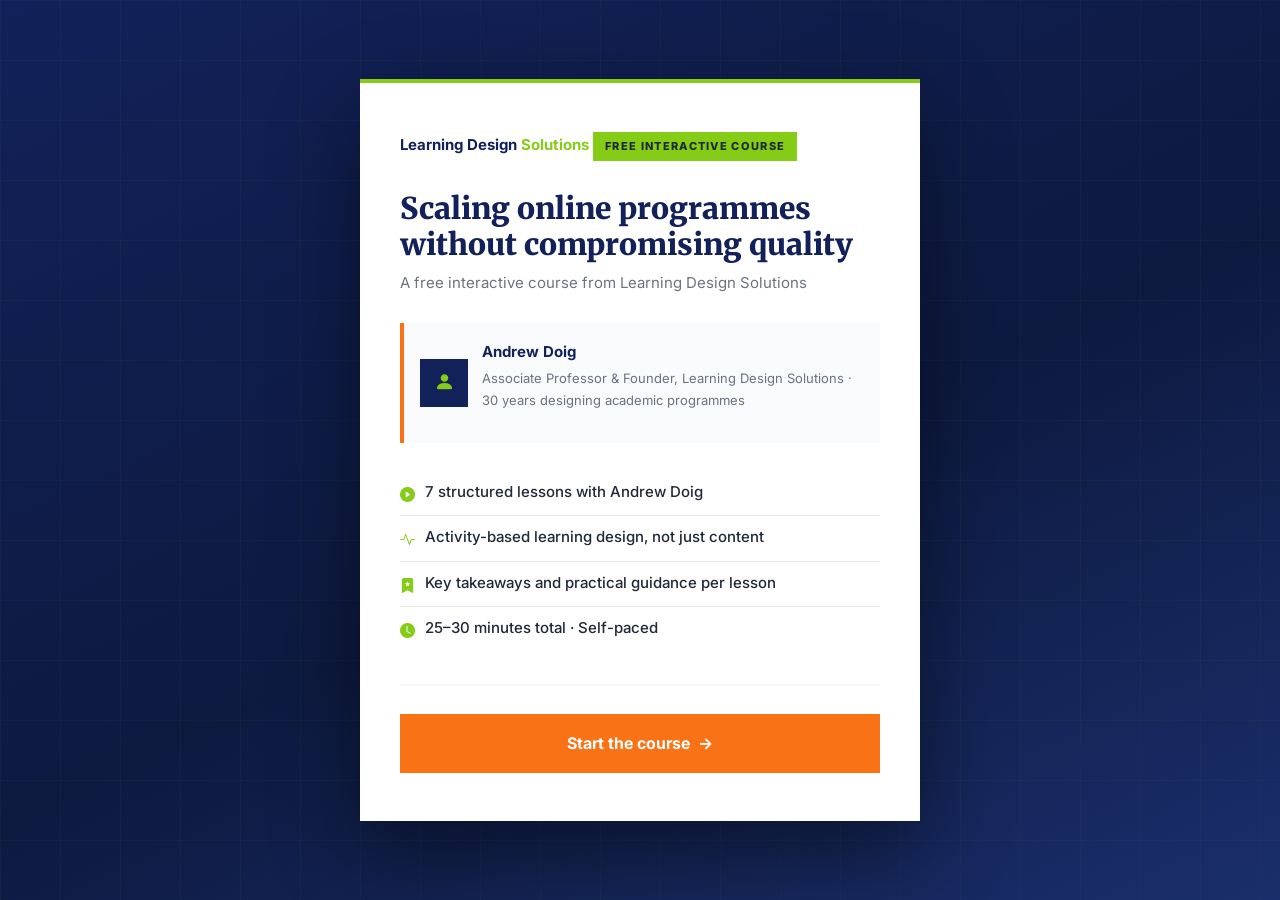
<file: tier1-course-lesson1-preview.html>
<!DOCTYPE html>
<html lang="en-GB">
<head>
    <meta charset="UTF-8">
    <meta name="viewport" content="width=device-width, initial-scale=1.0">
    <title>Scaling online programmes without compromising quality — Free Course | Learning Design Solutions</title>
    <meta name="description" content="A free interactive course from Learning Design Solutions. 7 structured lessons on scaling online programmes — for universities, professional bodies, and training organisations.">
    <link href="https://cdn.jsdelivr.net/npm/bootstrap@5.3.2/dist/css/bootstrap.min.css" rel="stylesheet">
    <link href="https://cdn.jsdelivr.net/npm/bootstrap-icons@1.11.3/font/bootstrap-icons.min.css" rel="stylesheet">
    <link rel="preconnect" href="https://fonts.googleapis.com">
    <link rel="preconnect" href="https://fonts.gstatic.com" crossorigin>
    <link href="https://fonts.googleapis.com/css2?family=Inter:wght@400;500;600;700;800;900&family=Merriweather:ital,wght@0,700;0,900;1,700&display=swap" rel="stylesheet">
    <style>
        /* ================================================================
           DESIGN TOKENS
        ================================================================ */
        :root {
            --lds-navy:      #122159;
            --lds-navy-dark: #0d1a40;
            --lds-green:     #84cc16;
            --lds-orange:    #f97316;
            --lds-dark:      #1f2937;
            --lds-mid:       #374151;
            --lds-muted:     #6b7280;
            --lds-border:    #e5e7eb;
            --lds-light:     #f9fafb;
            --lds-white:     #ffffff;
            --font-body:     'Inter', -apple-system, BlinkMacSystemFont, sans-serif;
            --font-display:  'Merriweather', serif;
            --sidebar-width: 280px;
            --topbar-height: 56px;
        }

        *, *::before, *::after { border-radius: 0 !important; }

        html { scroll-behavior: smooth; overflow-x: hidden; }

        body {
            font-family: var(--font-body);
            font-size: 1rem;
            line-height: 1.7;
            color: var(--lds-dark);
            background-color: var(--lds-light);
            margin: 0;
        }

        h1, h2, h3, h4, h5, h6 {
            font-family: var(--font-display);
            line-height: 1.25;
        }

        /* ================================================================
           COVER SCREEN
        ================================================================ */
        #cover-screen {
            min-height: 100vh;
            background: linear-gradient(155deg, var(--lds-navy) 0%, #0d1a40 55%, #1a2e6b 100%);
            position: relative;
            overflow: hidden;
            display: flex;
            align-items: center;
            justify-content: center;
            padding: 2rem 1rem;
        }

        #cover-screen::before {
            content: '';
            position: absolute;
            inset: 0;
            background-image:
                linear-gradient(rgba(132,204,22,0.04) 1px, transparent 1px),
                linear-gradient(90deg, rgba(132,204,22,0.04) 1px, transparent 1px);
            background-size: 60px 60px;
            pointer-events: none;
        }

        .cover-card {
            position: relative;
            z-index: 1;
            background-color: var(--lds-white);
            border-top: 4px solid var(--lds-green);
            box-shadow: 0 32px 80px rgba(0,0,0,0.45);
            max-width: 560px;
            width: 100%;
            padding: 3rem 2.5rem;
        }

        @media (max-width: 575.98px) { .cover-card { padding: 2rem 1.5rem; } }

        .cover-card__logo {
            font-family: var(--font-body);
            font-size: 0.9375rem;
            font-weight: 700;
            color: var(--lds-navy);
            text-decoration: none;
            display: inline-block;
            margin-bottom: 2rem;
        }
        .cover-card__logo span { color: var(--lds-green); }

        .cover-card__badge {
            display: inline-block;
            background-color: var(--lds-green);
            color: var(--lds-dark);
            font-size: 0.6875rem;
            font-weight: 800;
            letter-spacing: 0.12em;
            text-transform: uppercase;
            padding: 0.3rem 0.75rem;
            margin-bottom: 1.25rem;
        }

        .cover-card__title {
            font-family: var(--font-display);
            font-weight: 900;
            font-size: clamp(1.375rem, 3.5vw, 1.875rem);
            color: var(--lds-navy);
            line-height: 1.2;
            margin-bottom: 0.5rem;
        }

        .cover-card__subtitle {
            font-size: 0.9375rem;
            color: var(--lds-muted);
            margin-bottom: 1.75rem;
        }

        .cover-card__author {
            display: flex;
            align-items: center;
            gap: 0.875rem;
            margin-bottom: 1.75rem;
            padding: 1rem;
            background-color: var(--lds-light);
            border-left: 4px solid var(--lds-orange);
        }

        .cover-card__author-avatar {
            width: 48px;
            height: 48px;
            background-color: var(--lds-navy);
            display: flex;
            align-items: center;
            justify-content: center;
            flex-shrink: 0;
            color: var(--lds-green);
            font-size: 1.25rem;
        }

        .cover-card__author-name {
            font-weight: 700;
            font-size: 0.9375rem;
            color: var(--lds-navy);
            margin-bottom: 0.125rem;
        }

        .cover-card__author-role { font-size: 0.8125rem; color: var(--lds-muted); }

        .cover-card__features {
            list-style: none;
            padding: 0;
            margin: 0 0 2rem;
        }

        .cover-card__features li {
            display: flex;
            align-items: flex-start;
            gap: 0.625rem;
            font-size: 0.9375rem;
            font-weight: 500;
            color: var(--lds-dark);
            padding: 0.5rem 0;
            border-bottom: 1px solid var(--lds-border);
        }

        .cover-card__features li:last-child { border-bottom: none; }
        .cover-card__features li i { color: var(--lds-green); flex-shrink: 0; margin-top: 0.2em; }

        .cover-card__divider { border: none; border-top: 2px solid var(--lds-border); margin: 1.75rem 0; }

        .cover-card__start-btn {
            width: 100%;
            background-color: var(--lds-orange);
            color: var(--lds-white);
            font-family: var(--font-body);
            font-size: 1rem;
            font-weight: 700;
            padding: 0.875rem 2rem;
            border: 2px solid var(--lds-orange);
            cursor: pointer;
            transition: background-color 0.2s, border-color 0.2s;
        }

        .cover-card__start-btn:hover { background-color: #ea6c0a; border-color: #ea6c0a; }

        /* ================================================================
           COURSE PLATFORM
        ================================================================ */
        #course-platform { display: none; min-height: 100vh; }

        /* ---- App header — matches assessment page ---- */
        .app-header {
            position: fixed; top: 0; left: 0; right: 0;
            height: var(--topbar-height);
            background-color: rgba(18, 33, 89, 0.92);
            backdrop-filter: blur(16px);
            -webkit-backdrop-filter: blur(16px);
            border-bottom: 1px solid rgba(132, 204, 22, 0.25);
            box-shadow: 0 4px 24px rgba(0, 0, 0, 0.28);
            z-index: 1000;
            display: flex;
            align-items: center;
            justify-content: space-between;
            padding: 0 1.25rem;
        }

        .app-header__left { display: flex; align-items: center; gap: 1rem; }

        .app-header__brand {
            display: flex; align-items: center;
            text-decoration: none;
            font-family: var(--font-body);
            font-size: 0.9375rem;
            font-weight: 700;
            color: var(--lds-white);
            white-space: nowrap;
            flex-shrink: 0;
        }
        .app-header__brand span { color: var(--lds-green); }
        .app-header__brand:hover { color: var(--lds-green); }

        .app-header__nav { display: flex; align-items: center; gap: 0.25rem; }

        .app-header__meta {
            font-size: 0.75rem;
            color: rgba(255,255,255,0.4);
            letter-spacing: 0.04em;
            display: none;
        }

        .app-header__menu-btn {
            display: none;
            background: transparent;
            border: 1px solid rgba(255,255,255,0.25);
            color: var(--lds-white);
            padding: 0.375rem 0.625rem;
            cursor: pointer;
            flex-shrink: 0;
        }

        @media (max-width: 991.98px) {
            .app-header__menu-btn { display: flex; align-items: center; justify-content: center; }
            .app-header__nav { display: none; }
            .app-header__meta { display: block; }
        }

        /* ---- Journey breadcrumb ---- */
        .journey-breadcrumb {
            display: flex; align-items: center; gap: 0;
            list-style: none; margin: 0; padding: 0;
        }

        .journey-breadcrumb__item { display: flex; align-items: center; gap: 0; }

        .journey-breadcrumb__sep {
            color: rgba(255,255,255,0.2);
            font-size: 0.7rem;
            padding: 0 0.35rem;
            flex-shrink: 0;
            user-select: none;
        }

        .journey-breadcrumb__link,
        .journey-breadcrumb__current,
        .journey-breadcrumb__future {
            font-size: 0.78rem;
            font-weight: 500;
            white-space: nowrap;
            text-decoration: none;
            padding: 0.25rem 0.1rem;
            transition: color 0.15s;
        }

        .journey-breadcrumb__link { color: var(--lds-green); }
        .journey-breadcrumb__link:hover { color: #a3e635; text-decoration: underline; }

        .journey-breadcrumb__current { color: var(--lds-white); font-weight: 700; }

        .journey-breadcrumb__future { color: rgba(255,255,255,0.28); cursor: default; }

        .journey-breadcrumb__cta {
            font-size: 0.72rem; font-weight: 700;
            color: var(--lds-white);
            background: var(--lds-orange);
            padding: 0.25rem 0.65rem;
            text-decoration: none;
            transition: background 0.15s;
            margin-left: 0.1rem;
        }
        .journey-breadcrumb__cta:hover { background: #ea6c0a; color: var(--lds-white); }

        .journey-breadcrumb__back {
            display: flex; align-items: center; gap: 0.3rem;
            color: rgba(255,255,255,0.55);
            font-size: 0.78rem; font-weight: 500;
            text-decoration: none;
            margin-right: 0.75rem;
            transition: color 0.15s;
            cursor: pointer;
            background: none; border: none; padding: 0;
        }
        .journey-breadcrumb__back:hover { color: var(--lds-white); }

        @media (max-width: 640px) {
            .journey-breadcrumb__item--hide-mobile { display: none; }
            .journey-breadcrumb__sep--hide-mobile  { display: none; }
        }

        /* ---- Progress bar under header ---- */
        .app-progress-bar {
            position: fixed; top: var(--topbar-height); left: 0; right: 0;
            height: 3px;
            background: rgba(255,255,255,0.08);
            z-index: 999;
        }

        .app-progress-bar__fill {
            height: 100%;
            background-color: var(--lds-green);
            transition: width 0.4s ease;
            width: 0%;
        }

        .platform-shell {
            display: flex;
            margin-top: calc(var(--topbar-height) + 3px);
            min-height: calc(100vh - var(--topbar-height) - 3px);
        }

        /* ================================================================
           SIDEBAR
        ================================================================ */
        .course-sidebar {
            width: var(--sidebar-width);
            flex-shrink: 0;
            background-color: var(--lds-navy-dark);
            position: fixed;
            top: calc(var(--topbar-height) + 3px);
            left: 0; bottom: 0;
            overflow-y: auto;
            z-index: 900;
            transition: transform 0.3s ease;
        }

        .course-sidebar::-webkit-scrollbar { width: 4px; }
        .course-sidebar::-webkit-scrollbar-track { background: rgba(255,255,255,0.05); }
        .course-sidebar::-webkit-scrollbar-thumb { background: rgba(255,255,255,0.15); }

        .course-sidebar__header {
            padding: 1.25rem 1.25rem 0.75rem;
            border-bottom: 1px solid rgba(255,255,255,0.08);
        }

        .course-sidebar__course-label {
            font-size: 0.6875rem;
            font-weight: 800;
            letter-spacing: 0.12em;
            text-transform: uppercase;
            color: var(--lds-green);
            margin-bottom: 0.375rem;
        }

        .course-sidebar__course-name {
            font-family: var(--font-display);
            font-size: 0.9375rem;
            font-weight: 700;
            color: var(--lds-white);
            line-height: 1.3;
            margin: 0;
        }

        .course-sidebar__progress-summary {
            padding: 0.875rem 1.25rem;
            border-bottom: 1px solid rgba(255,255,255,0.08);
        }

        .course-sidebar__progress-text {
            display: flex;
            justify-content: space-between;
            font-size: 0.75rem;
            color: rgba(255,255,255,0.5);
            margin-bottom: 0.5rem;
        }

        .course-sidebar__progress-track { height: 4px; background-color: rgba(255,255,255,0.1); position: relative; }

        .course-sidebar__progress-fill {
            position: absolute; left: 0; top: 0; bottom: 0;
            background-color: var(--lds-green);
            transition: width 0.4s ease;
            width: 0%;
        }

        .sidebar-nav { list-style: none; padding: 0.625rem 0; margin: 0; }
        .sidebar-nav__item { position: relative; }

        .sidebar-nav__btn {
            display: flex;
            align-items: flex-start;
            gap: 0.75rem;
            width: 100%;
            text-align: left;
            padding: 0.75rem 1.25rem;
            background: transparent;
            border: none;
            cursor: pointer;
            color: rgba(255,255,255,0.6);
            font-family: var(--font-body);
            font-size: 0.8125rem;
            font-weight: 500;
            line-height: 1.4;
            transition: background-color 0.15s, color 0.15s;
            position: relative;
        }

        .sidebar-nav__btn:hover { background-color: rgba(255,255,255,0.05); color: rgba(255,255,255,0.9); }

        .sidebar-nav__btn.is-active { background-color: rgba(132,204,22,0.1); color: var(--lds-white); }

        .sidebar-nav__btn.is-active::before {
            content: '';
            position: absolute;
            left: 0; top: 0; bottom: 0;
            width: 3px;
            background-color: var(--lds-green);
        }

        .sidebar-nav__icon {
            flex-shrink: 0;
            width: 28px; height: 28px;
            display: flex;
            align-items: center;
            justify-content: center;
            font-size: 0.75rem;
            border: 1.5px solid rgba(255,255,255,0.2);
            color: rgba(255,255,255,0.4);
            transition: background-color 0.2s, border-color 0.2s, color 0.2s;
            margin-top: 0.05em;
        }

        .sidebar-nav__btn.is-active .sidebar-nav__icon { border-color: var(--lds-green); color: var(--lds-green); }
        .sidebar-nav__btn.is-complete .sidebar-nav__icon { background-color: var(--lds-green); border-color: var(--lds-green); color: var(--lds-navy); }
        .sidebar-nav__btn.is-complete { color: rgba(255,255,255,0.5); }
        .sidebar-nav__btn.is-locked { opacity: 0.55; cursor: default; }
        .sidebar-nav__btn.is-locked .sidebar-nav__icon { border-color: rgba(255,255,255,0.15); color: rgba(255,255,255,0.3); }

        .sidebar-nav__item-title { flex: 1; }
        .sidebar-nav__item-subtitle {
            display: block;
            font-size: 0.6875rem;
            font-weight: 400;
            color: rgba(255,255,255,0.35);
            margin-top: 0.125rem;
            line-height: 1.3;
        }

        .sidebar-nav__btn.is-active .sidebar-nav__item-subtitle { color: rgba(255,255,255,0.5); }

        .sidebar-nav__section-label {
            padding: 1rem 1.25rem 0.375rem;
            font-size: 0.6875rem;
            font-weight: 700;
            text-transform: uppercase;
            letter-spacing: 0.1em;
            color: rgba(255,255,255,0.3);
        }

        .sidebar-overlay { display: none; position: fixed; inset: 0; background: rgba(0,0,0,0.55); z-index: 850; }

        @media (max-width: 991.98px) {
            .course-sidebar { transform: translateX(-100%); }
            .course-sidebar.is-open { transform: translateX(0); }
            .sidebar-overlay.is-visible { display: block; }
        }

        /* ================================================================
           MAIN CONTENT
        ================================================================ */
        .course-content {
            margin-left: var(--sidebar-width);
            flex: 1;
            min-width: 0;
        }

        @media (max-width: 991.98px) { .course-content { margin-left: 0; } }

        .lesson-panel {
            display: none;
            padding: 2.5rem 3rem 4rem;
            max-width: 1280px;
            animation: none;
        }

        .lesson-panel.is-active {
            display: block;
            animation: slideUp 0.35s ease;
        }

        /* Lessons opted-in to the 2-col workspace layout */
        .lesson-panel--with-rail.is-active {
            display: grid;
            grid-template-columns: minmax(0, 1fr) 320px;
            gap: 2.5rem;
            align-items: start;
        }
        .lesson-panel--with-rail > .lesson-body-col { min-width: 0; }

        @media (max-width: 1199.98px) {
            .lesson-panel--with-rail.is-active { grid-template-columns: 1fr; }
        }

        @keyframes slideUp {
            from { opacity: 0; transform: translateY(12px); }
            to   { opacity: 1; transform: translateY(0); }
        }

        @media (max-width: 767.98px) { .lesson-panel { padding: 1.5rem 1.25rem 3rem; } }

        /* ================================================================
           CASE-STUDY SIDEKICK — quiet editorial proof element
        ================================================================ */
        .workspace-rail {
            position: sticky;
            top: 0;
            height: 100vh;
            display: flex;
            align-items: center;
        }
        @media (max-width: 1199.98px) {
            .workspace-rail {
                position: static;
                height: auto;
                display: block;
            }
        }

        .case-sidekick {
            background: var(--lds-white);
            border: 1px solid var(--lds-border, #e2e8f0);
            border-top: 3px solid var(--lds-orange);
            padding: 1.5rem 1.5rem 1.4rem;
        }
        .case-sidekick__eyebrow {
            font-size: 0.68rem;
            font-weight: 800;
            letter-spacing: 0.14em;
            text-transform: uppercase;
            color: var(--lds-orange);
            margin: 0 0 0.85rem;
        }
        .case-sidekick__headline {
            font-family: var(--font-display);
            font-size: 1.15rem;
            line-height: 1.3;
            color: var(--lds-navy);
            margin: 0 0 0.75rem;
            font-weight: 700;
        }
        .case-sidekick__body {
            font-size: 0.88rem;
            line-height: 1.6;
            color: var(--lds-mid, #4a5568);
            margin: 0 0 0.85rem;
        }
        .case-sidekick__attribution {
            font-size: 0.72rem;
            font-style: italic;
            color: var(--lds-muted, #718096);
            margin: 0 0 1rem;
            padding-top: 0.75rem;
            border-top: 1px solid var(--lds-border, #e2e8f0);
        }
        .case-sidekick__link {
            font-size: 0.8rem;
            font-weight: 600;
            color: var(--lds-navy);
            text-decoration: none;
            border-bottom: 1px solid currentColor;
            padding-bottom: 1px;
        }
        .case-sidekick__link:hover {
            color: var(--lds-orange);
        }


        /* ================================================================
           LESSON HEADER ELEMENTS
        ================================================================ */
        .lesson-breadcrumb {
            font-size: 0.8125rem;
            font-weight: 600;
            color: var(--lds-muted);
            text-transform: uppercase;
            letter-spacing: 0.08em;
            margin-bottom: 1rem;
        }

        .lesson-breadcrumb__sep { margin: 0 0.5rem; color: var(--lds-border); }
        .lesson-breadcrumb__current { color: var(--lds-orange); }

        .lesson-eyebrow {
            display: inline-flex;
            align-items: center;
            gap: 0.5rem;
            background-color: rgba(18,33,89,0.07);
            border-left: 3px solid var(--lds-orange);
            padding: 0.375rem 0.875rem;
            font-size: 0.75rem;
            font-weight: 700;
            letter-spacing: 0.08em;
            text-transform: uppercase;
            color: var(--lds-navy);
            margin-bottom: 1.25rem;
        }

        .lesson-title {
            font-family: var(--font-display);
            font-weight: 900;
            font-size: clamp(1.375rem, 2.5vw, 2rem);
            color: var(--lds-navy);
            line-height: 1.2;
            margin-bottom: 0.625rem;
        }

        .lesson-pitfall-subtitle {
            font-size: 0.9375rem;
            color: var(--lds-muted);
            font-style: italic;
            margin-bottom: 1.75rem;
        }

        /* ================================================================
           LESSON OUTCOMES BOX
        ================================================================ */
        .lesson-outcomes {
            background-color: var(--lds-white);
            border-left: 4px solid var(--lds-navy);
            padding: 1.25rem 1.625rem;
            margin-bottom: 2.5rem;
        }

        .lesson-outcomes__label {
            font-size: 0.8125rem;
            font-weight: 700;
            color: var(--lds-dark);
            margin-bottom: 0.625rem;
        }

        .lesson-outcomes__text {
            font-family: var(--font-display);
            font-style: italic;
            font-size: 1rem;
            color: var(--lds-navy);
            margin: 0;
            line-height: 1.6;
        }

        /* ================================================================
           LESSON PHASES — 3-phase structure (Variant 1: chip + tinted card)
        ================================================================ */
        .lesson-phase {
            position: relative;
            padding: 1.75rem 1.75rem 1.5rem;
            margin: 2.5rem 0;
            border-radius: 12px;
            opacity: 0;
            transform: translateY(16px);
            transition: opacity 0.4s ease, transform 0.4s ease;
        }

        .lesson-phase.is-visible { opacity: 1; transform: translateY(0); }

        .lesson-phase--before { background-color: rgba(18,33,89,0.05); }
        .lesson-phase--during { background-color: rgba(249,115,22,0.06); }
        .lesson-phase--after  { background-color: rgba(132,204,22,0.06); }

        .lesson-phase__label {
            display: inline-flex;
            align-items: center;
            gap: 0.4rem;
            padding: 0.3rem 0.7rem;
            border-radius: 999px;
            font-size: 0.6875rem;
            font-weight: 700;
            letter-spacing: 0.12em;
            text-transform: uppercase;
            margin-bottom: 1.25rem;
        }

        .lesson-phase__label::before {
            content: '';
            width: 6px; height: 6px;
            border-radius: 50%;
            background: currentColor;
        }

        .lesson-phase--before .lesson-phase__label { background: rgba(18,33,89,0.10); color: var(--lds-navy); }
        .lesson-phase--during .lesson-phase__label { background: rgba(249,115,22,0.14); color: #c2410c; }
        .lesson-phase--after  .lesson-phase__label { background: rgba(132,204,22,0.18); color: #4d7c0f; }

        .lesson-phase__prompt {
            background-color: rgba(255,255,255,0.6);
            padding: 1.1rem 1.35rem;
            border-radius: 8px;
            margin-bottom: 1.5rem;
        }

        .lesson-phase__prompt p {
            font-family: var(--font-display);
            font-style: italic;
            font-size: 0.9375rem;
            color: var(--lds-navy);
            margin: 0;
            line-height: 1.65;
        }

        .lesson-phase__prompt p::before {
            content: '\201C';
            font-family: var(--font-display);
            font-style: normal;
            font-size: 1.5rem;
            line-height: 0;
            vertical-align: -0.25em;
            margin-right: 0.25rem;
            color: var(--lds-orange);
        }

        /* ================================================================
           VIDEO AREA
        ================================================================ */
        .lesson-video-area {
            background-color: #1a2038;
            position: relative;
            padding-top: 56.25%;
            margin-bottom: 1.5rem;
            overflow: hidden;
        }

        .lesson-video-area::before {
            content: '';
            position: absolute;
            inset: 0;
            background-image:
                linear-gradient(rgba(132,204,22,0.03) 1px, transparent 1px),
                linear-gradient(90deg, rgba(132,204,22,0.03) 1px, transparent 1px);
            background-size: 40px 40px;
            pointer-events: none;
        }

        .lesson-video-inner {
            position: absolute;
            inset: 0;
            display: flex;
            flex-direction: column;
            align-items: center;
            justify-content: center;
            gap: 1rem;
        }

        .lesson-video-area iframe {
            position: absolute;
            inset: 0;
            width: 100%;
            height: 100%;
            border: 0;
        }

        .lesson-video-play-icon {
            width: 72px; height: 72px;
            background-color: var(--lds-orange);
            display: flex;
            align-items: center;
            justify-content: center;
            color: var(--lds-white);
            font-size: 2rem;
            padding-left: 0.25rem;
        }

        .lesson-video-title { font-size: 0.875rem; font-weight: 600; color: rgba(255,255,255,0.8); text-align: center; padding: 0 1rem; }
        .lesson-video-author { font-size: 0.75rem; color: rgba(255,255,255,0.45); letter-spacing: 0.06em; text-transform: uppercase; }

        .lesson-video-badge {
            position: absolute;
            top: 1rem; left: 1rem;
            background-color: var(--lds-navy);
            border: 1px solid rgba(132,204,22,0.3);
            color: var(--lds-green);
            font-size: 0.6875rem;
            font-weight: 700;
            letter-spacing: 0.1em;
            text-transform: uppercase;
            padding: 0.25rem 0.625rem;
        }

        .lesson-video-guidance {
            font-size: 0.9rem;
            color: var(--lds-mid);
            font-style: italic;
            margin-top: 0.75rem;
            padding: 0.75rem 1rem;
            background-color: rgba(249,115,22,0.06);
            border-left: 3px solid var(--lds-orange);
        }

        /* ================================================================
           LESSON BODY CONTENT
        ================================================================ */
        .lesson-body p {
            font-size: 1.0625rem;
            line-height: 1.8;
            color: var(--lds-dark);
            margin-bottom: 1.25rem;
        }

        .lesson-body h3 {
            font-family: var(--font-body);
            font-size: 0.8125rem;
            font-weight: 800;
            letter-spacing: 0.1em;
            text-transform: uppercase;
            color: var(--lds-navy);
            margin: 2rem 0 0.75rem;
        }

        .lesson-pullquote {
            border-left: 5px solid var(--lds-green);
            padding: 1.125rem 1.625rem;
            margin: 2rem 0;
            background-color: rgba(132,204,22,0.05);
        }

        .lesson-pullquote__text {
            font-family: var(--font-display);
            font-weight: 700;
            font-size: 1.125rem;
            font-style: italic;
            color: var(--lds-navy);
            margin: 0;
            line-height: 1.45;
        }

        .lesson-stat {
            background-color: var(--lds-navy);
            color: var(--lds-white);
            padding: 1.75rem 2rem;
            margin: 2rem 0;
            border-left: 5px solid var(--lds-orange);
        }

        .lesson-stat p, .lesson-stat * { color: #ffffff; }

        .lesson-stat__text {
            font-family: var(--font-display);
            font-size: 1.0625rem;
            font-weight: 700;
            color: #ffffff;
            margin: 0;
            line-height: 1.55;
        }

        .lesson-highlight {
            background-color: #f0fdf4;
            border-left: 5px solid var(--lds-green);
            padding: 1.25rem 1.625rem;
            margin: 2rem 0;
        }

        .lesson-highlight__text {
            font-size: 1rem;
            font-weight: 600;
            color: var(--lds-dark);
            margin: 0;
            line-height: 1.65;
        }

        .lesson-principle {
            font-family: var(--font-display);
            font-size: 1.0625rem;
            font-weight: 700;
            font-style: italic;
            color: var(--lds-navy);
            border-left: 5px solid var(--lds-green);
            padding: 0.875rem 1.375rem;
            margin: 2rem 0;
            background-color: rgba(132,204,22,0.06);
        }

        /* ================================================================
           DIAGNOSTIC CHECKLIST
        ================================================================ */
        .diagnostic-checklist {
            background-color: var(--lds-white);
            border: 1px solid var(--lds-border);
            border-top: 3px solid var(--lds-navy);
            margin: 1.5rem 0;
        }

        .diagnostic-checklist__title {
            font-size: 0.8125rem;
            font-weight: 700;
            color: var(--lds-navy);
            padding: 0.875rem 1.25rem 0.5rem;
            border-bottom: 1px solid var(--lds-border);
            margin: 0;
        }

        .diagnostic-checklist__item {
            display: flex;
            align-items: flex-start;
            gap: 0.875rem;
            padding: 0.875rem 1.25rem;
            border-bottom: 1px solid var(--lds-border);
            cursor: pointer;
            user-select: none;
            transition: background-color 0.2s, transform 0.15s;
        }

        .diagnostic-checklist__item:last-child { border-bottom: none; }
        .diagnostic-checklist__item:hover { background-color: var(--lds-light); }

        .diagnostic-checklist__item.is-checked {
            background-color: #f0fdf4;
        }

        .diagnostic-checklist__item.pulse {
            animation: checkPulse 0.25s ease;
        }

        @keyframes checkPulse {
            0%   { transform: scale(1); }
            50%  { transform: scale(1.015); }
            100% { transform: scale(1); }
        }

        .diagnostic-checklist__box {
            width: 20px; height: 20px;
            border: 2px solid var(--lds-border);
            flex-shrink: 0;
            margin-top: 0.15em;
            display: flex;
            align-items: center;
            justify-content: center;
            color: transparent;
            font-size: 0.75rem;
            transition: background-color 0.2s, border-color 0.2s, color 0.2s;
        }

        .diagnostic-checklist__item.is-checked .diagnostic-checklist__box {
            background-color: var(--lds-green);
            border-color: var(--lds-green);
            color: var(--lds-navy);
        }

        .diagnostic-checklist__label { font-size: 0.9375rem; color: var(--lds-dark); line-height: 1.5; }

        .diagnostic-checklist__summary {
            padding: 0.625rem 1.25rem;
            font-size: 0.8125rem;
            color: var(--lds-muted);
            background-color: var(--lds-light);
            border-top: 1px solid var(--lds-border);
        }

        /* ================================================================
           WRITING PROMPT
        ================================================================ */
        .writing-prompt {
            background-color: rgba(132,204,22,0.05);
            border-left: 4px solid var(--lds-green);
            padding: 1.5rem;
            margin: 2rem 0;
        }

        .writing-prompt__label {
            font-size: 0.8125rem;
            font-weight: 700;
            color: var(--lds-dark);
            margin-bottom: 0.625rem;
            display: block;
            text-transform: uppercase;
            letter-spacing: 0.08em;
        }

        .writing-prompt__question {
            font-size: 0.9375rem;
            color: var(--lds-mid);
            margin-bottom: 0.875rem;
            line-height: 1.6;
        }

        .writing-prompt__textarea {
            width: 100%;
            padding: 0.875rem 1rem;
            border: 2px solid var(--lds-border);
            font-family: var(--font-body);
            font-size: 0.9375rem;
            color: var(--lds-dark);
            background-color: var(--lds-white);
            min-height: 120px;
            resize: vertical;
            transition: border-color 0.2s;
            display: block;
        }

        .writing-prompt__textarea:focus {
            outline: none;
            border-color: var(--lds-navy);
            box-shadow: 0 0 0 3px rgba(18,33,89,0.08);
        }

        .writing-prompt__hint {
            font-size: 0.8125rem;
            color: var(--lds-muted);
            margin-top: 0.5rem;
            display: block;
        }

        /* ================================================================
           CLIFFHANGER
        ================================================================ */
        .lesson-cliffhanger {
            background-color: var(--lds-navy);
            padding: 1.5rem 1.75rem;
            margin: 2rem 0;
            border-left: 4px solid var(--lds-orange);
        }

        .lesson-cliffhanger__label {
            font-size: 0.6875rem;
            font-weight: 800;
            letter-spacing: 0.12em;
            text-transform: uppercase;
            color: var(--lds-orange);
            margin-bottom: 0.625rem;
            display: block;
        }

        .lesson-cliffhanger__text {
            font-size: 0.9375rem;
            color: rgba(255,255,255,0.85);
            margin: 0;
            line-height: 1.7;
        }

        /* ================================================================
           CONFIDENCE CHECK
        ================================================================ */
        .confidence-check { margin: 2rem 0; }

        .confidence-check__label {
            font-size: 0.8125rem;
            font-weight: 700;
            color: var(--lds-dark);
            margin-bottom: 0.875rem;
            text-transform: uppercase;
            letter-spacing: 0.08em;
            display: block;
        }

        .confidence-check__question {
            font-size: 0.9375rem;
            color: var(--lds-mid);
            margin-bottom: 1rem;
        }

        .confidence-check__buttons {
            display: flex;
            gap: 0.75rem;
            flex-wrap: wrap;
        }

        .confidence-btn {
            padding: 0.75rem 1.5rem;
            font-family: var(--font-body);
            font-size: 0.875rem;
            font-weight: 600;
            border: 2px solid var(--lds-navy);
            background-color: transparent;
            color: var(--lds-navy);
            cursor: pointer;
            transition: background-color 0.25s, color 0.25s, border-color 0.25s, transform 0.15s;
        }

        .confidence-btn:hover { background-color: rgba(18,33,89,0.05); }
        .confidence-btn.is-selected-low    { background-color: var(--lds-orange); color: #fff; border-color: var(--lds-orange); }
        .confidence-btn.is-selected-medium { background-color: var(--lds-navy);   color: #fff; border-color: var(--lds-navy); }
        .confidence-btn.is-selected-high   { background-color: var(--lds-green);  color: var(--lds-navy); border-color: var(--lds-green); }

        .confidence-check__feedback {
            margin-top: 0.875rem;
            padding: 0.75rem 1rem;
            font-size: 0.9rem;
            color: var(--lds-mid);
            background-color: var(--lds-light);
            border-left: 3px solid var(--lds-border);
            display: none;
        }

        .confidence-check__feedback.is-visible { display: block; }

        /* ================================================================
           KEY TAKEAWAYS
        ================================================================ */
        .lesson-takeaways {
            background-color: var(--lds-navy);
            padding: 2rem;
            margin-top: 2.5rem;
            border-top: 4px solid var(--lds-green);
        }

        .lesson-takeaways__header {
            display: flex;
            align-items: center;
            gap: 0.75rem;
            margin-bottom: 1.25rem;
        }

        .lesson-takeaways__icon { color: var(--lds-green); font-size: 1.25rem; flex-shrink: 0; }
        .lesson-takeaways__title {
            font-size: 0.75rem;
            font-weight: 800;
            letter-spacing: 0.12em;
            text-transform: uppercase;
            color: var(--lds-green);
            margin: 0;
        }

        .lesson-takeaways__list { list-style: none; padding: 0; margin: 0; }

        .lesson-takeaways__list li {
            display: flex;
            align-items: flex-start;
            gap: 0.75rem;
            padding: 0.625rem 0;
            font-size: 0.9375rem;
            font-weight: 500;
            color: rgba(255,255,255,0.88);
            border-bottom: 1px solid rgba(255,255,255,0.08);
            line-height: 1.55;
        }

        .lesson-takeaways__list li:last-child { border-bottom: none; padding-bottom: 0; }

        .lesson-takeaways__list li::before {
            content: '';
            flex-shrink: 0;
            width: 8px; height: 8px;
            background-color: var(--lds-orange);
            margin-top: 0.45em;
        }

        /* ================================================================
           MARK AS COMPLETE
        ================================================================ */
        .lesson-complete-row {
            display: flex;
            align-items: center;
            gap: 1rem;
            margin-top: 2rem;
            padding: 1.25rem 1.5rem;
            background-color: var(--lds-white);
            border: 2px solid var(--lds-border);
            cursor: pointer;
            user-select: none;
            transition: border-color 0.2s, background-color 0.2s;
        }

        .lesson-complete-row:hover { border-color: var(--lds-green); }
        .lesson-complete-row.is-checked { border-color: var(--lds-green); background-color: #f0fdf4; }

        .lesson-complete-checkbox {
            width: 24px; height: 24px;
            border: 2px solid var(--lds-border);
            display: flex;
            align-items: center;
            justify-content: center;
            flex-shrink: 0;
            transition: background-color 0.2s, border-color 0.2s;
            color: transparent;
        }

        .lesson-complete-row.is-checked .lesson-complete-checkbox { background-color: var(--lds-green); border-color: var(--lds-green); color: var(--lds-navy); }

        .lesson-complete-label { font-size: 0.9375rem; font-weight: 600; color: var(--lds-mid); }
        .lesson-complete-row.is-checked .lesson-complete-label { color: #166534; }

        /* ================================================================
           NAV BUTTONS
        ================================================================ */
        .lesson-nav-buttons { display: flex; gap: 1rem; margin-top: 2rem; flex-wrap: wrap; }

        .lesson-nav-btn {
            display: inline-flex;
            align-items: center;
            gap: 0.5rem;
            padding: 0.75rem 1.5rem;
            font-family: var(--font-body);
            font-size: 0.9375rem;
            font-weight: 700;
            cursor: pointer;
            border: 2px solid;
            transition: background-color 0.2s, color 0.2s, border-color 0.2s;
            text-decoration: none;
        }

        .lesson-nav-btn--next { background-color: var(--lds-orange); color: var(--lds-white); border-color: var(--lds-orange); }
        .lesson-nav-btn--next:hover { background-color: #ea6c0a; border-color: #ea6c0a; color: var(--lds-white); }
        .lesson-nav-btn--prev { background-color: transparent; color: var(--lds-navy); border-color: var(--lds-navy); }
        .lesson-nav-btn--prev:hover { background-color: var(--lds-navy); color: var(--lds-white); }

        @media (max-width: 767.98px) {
            .lesson-nav-buttons { flex-direction: column-reverse; }
            .lesson-nav-btn { justify-content: center; }
        }

        /* ================================================================
           INTRODUCTION PANEL
        ================================================================ */
        .lesson-intro-hero {
            background: linear-gradient(135deg, var(--lds-navy) 0%, #1a2e6b 100%);
            padding: 2.5rem;
            margin-bottom: 2rem;
            border-left: 5px solid var(--lds-green);
            position: relative;
            overflow: hidden;
        }

        .lesson-intro-hero::after {
            content: '';
            position: absolute;
            top: -30%; right: -10%;
            width: 60%; height: 200%;
            background: radial-gradient(circle, rgba(132,204,22,0.08) 0%, transparent 70%);
            pointer-events: none;
        }

        .lesson-intro-hero__eyebrow {
            font-size: 0.6875rem;
            font-weight: 800;
            letter-spacing: 0.15em;
            text-transform: uppercase;
            color: var(--lds-green);
            margin-bottom: 1rem;
        }

        .lesson-intro-hero__title {
            font-family: var(--font-display);
            font-weight: 900;
            font-size: clamp(1.375rem, 3vw, 2rem);
            color: var(--lds-white);
            line-height: 1.2;
            margin-bottom: 0.5rem;
        }

        .lesson-intro-hero__subtitle {
            font-size: 1rem;
            color: rgba(255,255,255,0.75);
            margin-bottom: 1rem;
        }

        .lesson-intro-hero__meta { font-size: 0.875rem; color: rgba(255,255,255,0.6); }

        .lesson-overview-box {
            background-color: var(--lds-white);
            border: 2px solid var(--lds-border);
            border-top: 4px solid var(--lds-navy);
            padding: 1.75rem 2rem;
            margin-bottom: 2rem;
        }

        .lesson-overview-box__title {
            font-size: 0.75rem;
            font-weight: 800;
            letter-spacing: 0.12em;
            text-transform: uppercase;
            color: var(--lds-navy);
            margin-bottom: 1.25rem;
        }

        .lesson-overview-box__list { list-style: none; padding: 0; margin: 0; }

        .lesson-overview-box__list li {
            display: flex;
            align-items: flex-start;
            gap: 0.75rem;
            padding: 0.5rem 0;
            font-size: 0.9375rem;
            font-weight: 500;
            color: var(--lds-dark);
            border-bottom: 1px solid var(--lds-border);
        }

        .lesson-overview-box__list li:last-child { border-bottom: none; padding-bottom: 0; }
        .lesson-overview-box__list li i { color: var(--lds-orange); flex-shrink: 0; margin-top: 0.2em; }

        /* ================================================================
           GATE PANEL
        ================================================================ */
        .gate-panel-hero {
            background: linear-gradient(135deg, var(--lds-navy) 0%, #1a2e6b 100%);
            padding: 2.5rem;
            margin-bottom: 2rem;
            position: relative;
            overflow: hidden;
            border-left: 5px solid var(--lds-orange);
        }

        .gate-panel-hero::before {
            content: '';
            position: absolute;
            inset: 0;
            background-image:
                linear-gradient(rgba(132,204,22,0.04) 1px, transparent 1px),
                linear-gradient(90deg, rgba(132,204,22,0.04) 1px, transparent 1px);
            background-size: 50px 50px;
            pointer-events: none;
        }

        .gate-panel-hero__badge {
            display: inline-block;
            background-color: rgba(249,115,22,0.2);
            border: 1px solid rgba(249,115,22,0.4);
            color: #fdba74;
            font-size: 0.6875rem;
            font-weight: 800;
            letter-spacing: 0.12em;
            text-transform: uppercase;
            padding: 0.3rem 0.75rem;
            margin-bottom: 1rem;
            position: relative;
        }

        .gate-panel-hero__title {
            font-family: var(--font-display);
            font-weight: 900;
            font-size: clamp(1.25rem, 2.5vw, 1.75rem);
            color: var(--lds-white);
            line-height: 1.2;
            margin-bottom: 0.75rem;
            position: relative;
        }

        .gate-panel-hero__subtitle {
            font-size: 0.9375rem;
            color: rgba(255,255,255,0.75);
            line-height: 1.65;
            margin: 0;
            position: relative;
        }

        .gate-panel-form-section {
            background-color: var(--lds-white);
            border: 1px solid var(--lds-border);
            padding: 2rem;
            margin-bottom: 2rem;
        }

        .gate-form__label {
            font-weight: 600;
            font-size: 0.875rem;
            color: var(--lds-dark);
            margin-bottom: 0.375rem;
            display: block;
        }

        .gate-form__input,
        .gate-form__select {
            width: 100%;
            padding: 0.75rem 1rem;
            border: 2px solid var(--lds-border);
            font-family: var(--font-body);
            font-size: 0.9375rem;
            color: var(--lds-dark);
            background-color: var(--lds-white);
            transition: border-color 0.2s;
            margin-bottom: 1.125rem;
            appearance: none;
            -webkit-appearance: none;
            display: block;
        }

        .gate-form__input:focus,
        .gate-form__select:focus {
            outline: none;
            border-color: var(--lds-navy);
            box-shadow: 0 0 0 3px rgba(18,33,89,0.1);
        }

        .gate-form__select-wrap { position: relative; margin-bottom: 1.125rem; }

        .gate-form__select-wrap .gate-form__select {
            margin-bottom: 0;
            padding-right: 2.5rem;
            background-image: url("data:image/svg+xml,%3Csvg xmlns='http://www.w3.org/2000/svg' width='12' height='8' viewBox='0 0 12 8'%3E%3Cpath d='M1 1l5 5 5-5' stroke='%236b7280' stroke-width='1.5' fill='none' stroke-linecap='round'/%3E%3C/svg%3E");
            background-repeat: no-repeat;
            background-position: right 1rem center;
        }

        .gate-form__error {
            font-size: 0.8125rem;
            color: var(--lds-orange);
            margin-top: -0.875rem;
            margin-bottom: 0.875rem;
            display: none;
        }

        .gate-form__submit {
            width: 100%;
            background-color: var(--lds-orange);
            color: var(--lds-white);
            font-family: var(--font-body);
            font-size: 1rem;
            font-weight: 700;
            padding: 0.875rem 2rem;
            border: 2px solid var(--lds-orange);
            cursor: pointer;
            transition: background-color 0.2s;
            margin-top: 0.25rem;
        }

        .gate-form__submit:hover { background-color: #ea6c0a; border-color: #ea6c0a; }

        .gate-form__privacy {
            text-align: center;
            font-size: 0.8125rem;
            color: var(--lds-muted);
            margin-top: 0.875rem;
            margin-bottom: 0;
        }

        /* ================================================================
           REFLECTING CALLOUT (Lesson 2)
        ================================================================ */
        .lesson-reflecting {
            background-color: rgba(18,33,89,0.05);
            border-left: 4px solid var(--lds-navy);
            padding: 1.25rem 1.5rem;
            margin: 1.5rem 0;
        }

        .lesson-reflecting__label {
            font-size: 0.6875rem;
            font-weight: 800;
            letter-spacing: 0.1em;
            text-transform: uppercase;
            color: var(--lds-navy);
            margin-bottom: 0.5rem;
            display: block;
        }

        .lesson-reflecting__text { font-size: 0.9375rem; color: var(--lds-mid); margin: 0; line-height: 1.65; }

        /* ================================================================
           END SCREEN
        ================================================================ */
        .end-screen { padding: 2.5rem; max-width: 800px; }
        @media (max-width: 767.98px) { .end-screen { padding: 1.5rem 1.25rem; } }

        .end-screen__congrats-banner {
            background: linear-gradient(135deg, var(--lds-navy) 0%, #1a2e6b 100%);
            border-top: 4px solid var(--lds-green);
            padding: 2.5rem 2rem;
            text-align: center;
            margin-bottom: 2rem;
            position: relative;
            overflow: hidden;
        }

        .end-screen__congrats-banner::before {
            content: '';
            position: absolute;
            inset: 0;
            background-image:
                linear-gradient(rgba(132,204,22,0.04) 1px, transparent 1px),
                linear-gradient(90deg, rgba(132,204,22,0.04) 1px, transparent 1px);
            background-size: 40px 40px;
            pointer-events: none;
        }

        .end-screen__congrats-icon { font-size: 3rem; color: var(--lds-green); display: block; position: relative; margin-bottom: 1rem; }
        .end-screen__congrats-title { font-family: var(--font-display); font-weight: 900; font-size: clamp(1.5rem, 3vw, 2.25rem); color: var(--lds-white); margin-bottom: 0.75rem; position: relative; }
        .end-screen__congrats-subtitle { font-size: 1rem; color: rgba(255,255,255,0.7); margin-bottom: 0; position: relative; }

        .end-screen__summary-title { font-size: 0.75rem; font-weight: 800; letter-spacing: 0.12em; text-transform: uppercase; color: var(--lds-muted); margin-bottom: 1.25rem; }

        .end-screen__pitfall-list { list-style: none; padding: 0; margin: 0 0 2.5rem; }

        .end-screen__pitfall-item {
            display: flex;
            align-items: flex-start;
            gap: 1rem;
            padding: 1rem 1.25rem;
            background-color: var(--lds-white);
            border: 1px solid var(--lds-border);
            border-left: 4px solid var(--lds-navy);
            margin-bottom: 0.75rem;
        }

        .end-screen__pitfall-num { flex-shrink: 0; font-family: var(--font-display); font-weight: 900; font-size: 1.5rem; color: var(--lds-green); opacity: 0.5; line-height: 1; margin-top: 0.1em; }
        .end-screen__pitfall-text { font-weight: 700; font-size: 0.9375rem; color: var(--lds-navy); margin: 0; line-height: 1.4; }
        .end-screen__pitfall-sub { font-size: 0.8125rem; font-weight: 400; color: var(--lds-muted); margin-top: 0.25rem; display: block; }

        .end-screen__cta-box { background-color: var(--lds-navy); padding: 2.5rem 2rem; border-top: 4px solid var(--lds-orange); }
        .end-screen__cta-title { font-family: var(--font-display); font-weight: 900; font-size: clamp(1.375rem, 2.5vw, 1.875rem); color: var(--lds-white); margin-bottom: 0.75rem; }
        .end-screen__cta-text { font-size: 0.9375rem; color: rgba(255,255,255,0.75); margin-bottom: 1.75rem; line-height: 1.7; }
        .end-screen__cta-buttons { display: flex; gap: 1rem; flex-wrap: wrap; }

        @media (max-width: 767.98px) { .end-screen__cta-buttons { flex-direction: column; } }

        .btn-lds-orange {
            background-color: var(--lds-orange);
            color: var(--lds-white);
            font-family: var(--font-body);
            font-size: 0.9375rem;
            font-weight: 700;
            padding: 0.8125rem 1.75rem;
            border: 2px solid var(--lds-orange);
            text-decoration: none;
            display: inline-flex;
            align-items: center;
            gap: 0.5rem;
            transition: background-color 0.2s, border-color 0.2s;
        }

        .btn-lds-orange:hover { background-color: #ea6c0a; border-color: #ea6c0a; color: var(--lds-white); }

        .btn-lds-outline-white {
            background-color: transparent;
            color: var(--lds-white);
            font-family: var(--font-body);
            font-size: 0.9375rem;
            font-weight: 700;
            padding: 0.8125rem 1.75rem;
            border: 2px solid rgba(255,255,255,0.45);
            text-decoration: none;
            display: inline-flex;
            align-items: center;
            gap: 0.5rem;
            transition: background-color 0.2s, border-color 0.2s;
        }

        .btn-lds-outline-white:hover { background-color: rgba(255,255,255,0.08); border-color: var(--lds-white); color: var(--lds-white); }

        @media (max-width: 767.98px) { .lesson-takeaways { padding: 1.5rem; } .lesson-stat { padding: 1.25rem 1.5rem; } }
    </style>
</head>
<body>

<!-- ================================================================
     COVER SCREEN
================================================================ -->
<div id="cover-screen" role="main" aria-label="Course overview">
    <div class="cover-card" role="region" aria-labelledby="cover-title">

        <a href="index.html" class="cover-card__logo">
            Learning Design <span>Solutions</span>
        </a>

        <div class="cover-card__badge" aria-label="Free interactive course">FREE INTERACTIVE COURSE</div>

        <h1 class="cover-card__title" id="cover-title">
            Scaling online programmes without compromising quality
        </h1>

        <p class="cover-card__subtitle">A free interactive course from Learning Design Solutions</p>

        <div class="cover-card__author" role="note" aria-label="Course author">
            <div class="cover-card__author-avatar" aria-hidden="true"><i class="bi bi-person-fill"></i></div>
            <div>
                <p class="cover-card__author-name">Andrew Doig</p>
                <p class="cover-card__author-role">Associate Professor &amp; Founder, Learning Design Solutions &middot; 30 years designing academic programmes</p>
            </div>
        </div>

        <ul class="cover-card__features" aria-label="What this course covers">
            <li><i class="bi bi-play-circle-fill" aria-hidden="true"></i><span>7 structured lessons with Andrew Doig</span></li>
            <li><i class="bi bi-activity" aria-hidden="true"></i><span>Activity-based learning design, not just content</span></li>
            <li><i class="bi bi-bookmark-star-fill" aria-hidden="true"></i><span>Key takeaways and practical guidance per lesson</span></li>
            <li><i class="bi bi-clock-fill" aria-hidden="true"></i><span>25&ndash;30 minutes total &middot; Self-paced</span></li>
        </ul>

        <hr class="cover-card__divider" aria-hidden="true">

        <button type="button" class="cover-card__start-btn" id="cover-start-btn">
            Start the course &nbsp;&rarr;
        </button>

    </div>
</div>

<!-- ================================================================
     COURSE PLATFORM
================================================================ -->
<div id="course-platform" aria-label="Course platform">

    <!-- Top bar -->
    <header class="app-header" role="banner">
        <div class="app-header__left">
            <button class="app-header__menu-btn" id="sidebar-toggle" aria-expanded="false" aria-controls="course-sidebar" aria-label="Toggle lesson navigation">
                <i class="bi bi-list" style="font-size:1.25rem;" aria-hidden="true"></i>
            </button>
            <a href="index.html" class="app-header__brand" aria-label="Learning Design Solutions — home">LDS <span>Courses</span></a>
            <nav class="app-header__nav" aria-label="Course journey progress" id="journey-nav">
                <!-- Breadcrumb injected by JS; fallback for no-JS -->
                <a href="index.html" style="color:rgba(255,255,255,0.9);text-decoration:none;font-size:0.85rem;font-weight:500;padding:0.4rem 0.75rem;">Home</a>
                <span style="color:var(--lds-white);font-size:0.85rem;font-weight:600;padding:0.4rem 0.75rem;">Free course</span>
                <a href="tier2-assessment.html" style="color:rgba(255,255,255,0.9);text-decoration:none;font-size:0.85rem;font-weight:500;padding:0.4rem 0.75rem;">Assessment</a>
                <a href="book-a-call.html" style="display:inline-flex;align-items:center;gap:0.4rem;background:var(--lds-orange);color:var(--lds-white);font-size:0.82rem;font-weight:700;padding:0.4rem 1rem;text-decoration:none;margin-left:0.5rem;">Talk to Andrew</a>
            </nav>
        </div>
        <span class="app-header__meta" id="header-meta" aria-live="polite">Free course</span>
    </header>

    <div class="app-progress-bar" role="progressbar" aria-valuenow="0" aria-valuemin="0" aria-valuemax="100" aria-label="Course completion" id="progress-bar">
        <div class="app-progress-bar__fill" id="topbar-progress-fill"></div>
    </div>

    <div class="sidebar-overlay" id="sidebar-overlay" aria-hidden="true"></div>

    <div class="platform-shell">

        <!-- Sidebar -->
        <nav class="course-sidebar" id="course-sidebar" aria-label="Lesson navigation">

            <div class="course-sidebar__header">
                <p class="course-sidebar__course-label" aria-hidden="true">Course contents</p>
                <h2 class="course-sidebar__course-name">Scaling online programmes</h2>
            </div>

            <div class="course-sidebar__progress-summary" aria-hidden="true">
                <div class="course-sidebar__progress-text">
                    <span>Your progress</span>
                    <span id="sidebar-progress-pct">0%</span>
                </div>
                <div class="course-sidebar__progress-track">
                    <div class="course-sidebar__progress-fill" id="sidebar-progress-fill"></div>
                </div>
            </div>

            <ul class="sidebar-nav" role="list">
                <li class="sidebar-nav__item" role="listitem">
                    <button class="sidebar-nav__btn is-active" data-lesson="intro" aria-current="true" aria-label="Introduction">
                        <span class="sidebar-nav__icon" aria-hidden="true"><i class="bi bi-house-door"></i></span>
                        <span class="sidebar-nav__item-title">Introduction<span class="sidebar-nav__item-subtitle">Welcome to the course</span></span>
                    </button>
                </li>

                <li class="sidebar-nav__section-label" aria-hidden="true">The 7 lessons</li>

                <li class="sidebar-nav__item" role="listitem">
                    <button class="sidebar-nav__btn" data-lesson="lesson-1" aria-label="Lesson 1: How much design work do online programmes really require?">
                        <span class="sidebar-nav__icon" aria-hidden="true">1</span>
                        <span class="sidebar-nav__item-title">How much design work do online programmes really require?<span class="sidebar-nav__item-subtitle">Lesson 1</span></span>
                    </button>
                </li>

                <li class="sidebar-nav__item" role="listitem">
                    <button class="sidebar-nav__btn" data-lesson="lesson-2" aria-label="Lesson 2: Could keeping it in-house lead to overloaded staff?">
                        <span class="sidebar-nav__icon" aria-hidden="true">2</span>
                        <span class="sidebar-nav__item-title">Could keeping it in-house lead to overloaded staff?<span class="sidebar-nav__item-subtitle">Lesson 2</span></span>
                    </button>
                </li>

                <li class="sidebar-nav__section-label" aria-hidden="true">Apply your learning</li>

                <li class="sidebar-nav__item" role="listitem">
                    <button class="sidebar-nav__btn is-locked" data-lesson="gate" data-gated="true" aria-label="Apply what you've learned (locked until Lesson 2 complete)">
                        <span class="sidebar-nav__icon" aria-hidden="true" id="sidebar-icon-gate"><i class="bi bi-lock-fill"></i></span>
                        <span class="sidebar-nav__item-title">Apply what you've learned<span class="sidebar-nav__item-subtitle">Personalise your experience</span></span>
                    </button>
                </li>

                <li class="sidebar-nav__section-label" aria-hidden="true">Deeper challenges</li>

                <li class="sidebar-nav__item" role="listitem">
                    <button class="sidebar-nav__btn is-locked" data-lesson="lesson-3" data-gated="true" aria-label="Lesson 3: Why is online learning more than recording lectures? (locked)">
                        <span class="sidebar-nav__icon" aria-hidden="true" id="sidebar-icon-lesson-3"><i class="bi bi-lock-fill"></i></span>
                        <span class="sidebar-nav__item-title">Why is online learning much more than recording lectures?<span class="sidebar-nav__item-subtitle">Lesson 3</span></span>
                    </button>
                </li>

                <li class="sidebar-nav__item" role="listitem">
                    <button class="sidebar-nav__btn is-locked" data-lesson="lesson-4" data-gated="true" aria-label="Lesson 4: How do you maintain institutional identity? (locked)">
                        <span class="sidebar-nav__icon" aria-hidden="true" id="sidebar-icon-lesson-4"><i class="bi bi-lock-fill"></i></span>
                        <span class="sidebar-nav__item-title">How do you maintain your institutional identity online?<span class="sidebar-nav__item-subtitle">Lesson 4</span></span>
                    </button>
                </li>

                <li class="sidebar-nav__item" role="listitem">
                    <button class="sidebar-nav__btn is-locked" data-lesson="lesson-5" data-gated="true" aria-label="Lesson 5: Why should pedagogy drive technology choices? (locked)">
                        <span class="sidebar-nav__icon" aria-hidden="true" id="sidebar-icon-lesson-5"><i class="bi bi-lock-fill"></i></span>
                        <span class="sidebar-nav__item-title">Why should pedagogy drive technology choices?<span class="sidebar-nav__item-subtitle">Lesson 5</span></span>
                    </button>
                </li>

                <li class="sidebar-nav__item" role="listitem">
                    <button class="sidebar-nav__btn is-locked" data-lesson="lesson-6" data-gated="true" aria-label="Lesson 6: How do you build internal buy-in? (locked)">
                        <span class="sidebar-nav__icon" aria-hidden="true" id="sidebar-icon-lesson-6"><i class="bi bi-lock-fill"></i></span>
                        <span class="sidebar-nav__item-title">How do you build internal buy-in for transformation?<span class="sidebar-nav__item-subtitle">Lesson 6</span></span>
                    </button>
                </li>

                <li class="sidebar-nav__item" role="listitem">
                    <button class="sidebar-nav__btn is-locked" data-lesson="lesson-7" data-gated="true" aria-label="Lesson 7: Why is cost-per-module the wrong metric? (locked)">
                        <span class="sidebar-nav__icon" aria-hidden="true" id="sidebar-icon-lesson-7"><i class="bi bi-lock-fill"></i></span>
                        <span class="sidebar-nav__item-title">Why is cost-per-module the wrong metric?<span class="sidebar-nav__item-subtitle">Lesson 7</span></span>
                    </button>
                </li>

                <li class="sidebar-nav__section-label" aria-hidden="true">Wrap-up</li>

                <li class="sidebar-nav__item" role="listitem">
                    <button class="sidebar-nav__btn is-locked" data-lesson="summary" data-gated="true" aria-label="Summary and next steps (locked)">
                        <span class="sidebar-nav__icon" aria-hidden="true" id="sidebar-icon-summary"><i class="bi bi-lock-fill"></i></span>
                        <span class="sidebar-nav__item-title">Summary &amp; next steps<span class="sidebar-nav__item-subtitle">What comes next</span></span>
                    </button>
                </li>
            </ul>
        </nav>

        <!-- Main content -->
        <main class="course-content" id="course-content" role="main">

            <!-- ==================== INTRODUCTION ==================== -->
            <div class="lesson-panel is-active" id="panel-intro" role="region" aria-labelledby="intro-heading">

                <div class="lesson-intro-hero" role="banner">
                    <p class="lesson-intro-hero__eyebrow">Free course from Learning Design Solutions</p>
                    <h1 class="lesson-intro-hero__title" id="intro-heading">Scaling online programmes without compromising quality</h1>
                    <p class="lesson-intro-hero__subtitle">7 pitfalls that derail online learning projects across universities, professional bodies, and training organisations</p>
                    <p class="lesson-intro-hero__meta">By <strong style="color:var(--lds-white);">Andrew Doig</strong> &nbsp;&middot;&nbsp; Founder, Learning Design Solutions &nbsp;&middot;&nbsp; 30 years designing academic programmes &nbsp;&middot;&nbsp; 7 lessons &nbsp;&middot;&nbsp; ~25&ndash;30 minutes</p>
                </div>

                <div class="lesson-overview-box" role="note" aria-label="Learning outcomes for this course">
                    <p class="lesson-overview-box__title">By the end of this course, participants will be able to:</p>
                    <ul class="lesson-overview-box__list">
                        <li><i class="bi bi-chevron-right" aria-hidden="true"></i>Estimate and justify the design effort required for effective online programmes in their institutional context</li>
                        <li><i class="bi bi-chevron-right" aria-hidden="true"></i>Evaluate resourcing models (in-house vs external) in relation to quality, scalability, and staff workload</li>
                        <li><i class="bi bi-chevron-right" aria-hidden="true"></i>Critically distinguish between content digitisation and designed online learning experiences</li>
                        <li><i class="bi bi-chevron-right" aria-hidden="true"></i>Analyse how institutional identity can be expressed through online programme design</li>
                        <li><i class="bi bi-chevron-right" aria-hidden="true"></i>Evaluate the relationship between pedagogy and technology in online learning environments</li>
                        <li><i class="bi bi-chevron-right" aria-hidden="true"></i>Develop strategies for building institutional buy-in for online programme transformation</li>
                        <li><i class="bi bi-chevron-right" aria-hidden="true"></i>Critically assess metrics used to evaluate online programmes and propose more meaningful alternatives</li>
                    </ul>
                </div>

                <div class="lesson-body">
                    <p>Every year, universities and professional bodies invest significant resources into taking their programmes online. And every year, many of these projects fall short — not because of technology failures, but because of fundamental misunderstandings about what online learning actually requires.</p>
                    <p>In this course, we'll explore seven specific pitfalls we see repeatedly when institutions start this journey without the right expertise alongside them. But this isn't just content to read — each lesson is designed as a structured learning experience, with opportunities to reflect on your own institutional context.</p>
                    <p>After 30 years designing academic programmes across universities, professional bodies, and training organisations — and having led transformation projects for institutions like ICAS, Dyson Institute, and Walbrook — these are the pitfalls we see most often. Understanding them is the first step to avoiding them.</p>
                </div>

                <div class="lesson-nav-buttons">
                    <button class="lesson-nav-btn lesson-nav-btn--next" data-goto="lesson-1" aria-label="Start Lesson 1">
                        Start lesson 1 &rarr;
                    </button>
                </div>

            </div>

            <!-- ==================== LESSON 1 ==================== -->
            <div class="lesson-panel lesson-panel--with-rail" id="panel-lesson-1" role="region" aria-labelledby="lesson-1-heading">

                <div class="lesson-body-col">

                <p class="lesson-breadcrumb">Scaling online programmes <span class="lesson-breadcrumb__sep">/</span><span class="lesson-breadcrumb__current">Lesson 1</span></p>

                <div class="lesson-eyebrow"><i class="bi bi-rulers" aria-hidden="true"></i> Lesson 1 of 7</div>

                <h2 class="lesson-title" id="lesson-1-heading">How much design work do online programmes really require?</h2>
                <p class="lesson-pitfall-subtitle">Pitfall: Underestimating the design work by a factor of five</p>

                <div class="lesson-outcomes" role="note" aria-label="Lesson 1 learning outcome">
                    <p class="lesson-outcomes__label">By the end of this lesson, you will be able to:</p>
                    <p class="lesson-outcomes__text">Estimate and justify the design effort required for effective online programmes in your institutional context.</p>
                </div>

                <!-- BEFORE phase -->
                <div class="lesson-phase lesson-phase--before" aria-label="Before — inquiry phase">
                    <span class="lesson-phase__label">Before &middot; Inquiry</span>
                    <div class="lesson-phase__prompt">
                        <p>Think about a current or planned online initiative in your institution. How has the work been scoped? What level of effort has been assumed? How did that work out in practice? Keep this example in mind as you continue.</p>
                    </div>
                </div>

                <!-- DURING phase -->
                <div class="lesson-phase lesson-phase--during" aria-label="During — acquisition phase">
                    <span class="lesson-phase__label">During &middot; Acquisition + Guidance</span>

                    <div class="lesson-video-area" aria-label="Lesson 1 video — Pitfall 1 by Andrew Doig">
                        <iframe src="https://www.youtube.com/embed/kXwmrSFewsQ" title="Lesson 1: Pitfall 1 — Underestimating the design effort" allow="accelerometer; autoplay; clipboard-write; encrypted-media; gyroscope; picture-in-picture; web-share" referrerpolicy="strict-origin-when-cross-origin" allowfullscreen loading="lazy"></iframe>
                        <span class="lesson-video-badge" aria-hidden="true">Video lesson</span>
                    </div>

                    <p class="lesson-video-guidance">As you watch, consider: How does your current estimate compare with the reality described?</p>

                    <div class="lesson-body">
                        <h3>What is often assumed</h3>
                        <p>Most institutions plan for content development. But effective online learning requires something much more substantial: a fully designed course architecture.</p>

                        <h3>What is actually required</h3>
                        <p>That architecture typically includes: learning outcomes mapped to activities, assessments aligned to outcomes, multimedia production, accessibility compliance, platform configuration, quality assurance testing. This is not simply content creation — it is end-to-end design and development.</p>

                        <aside class="lesson-stat" aria-label="Key statistic">
                            <p class="lesson-stat__text">A single online module typically requires 3–5 times the effort of preparing equivalent face-to-face teaching. For a full programme, multiply that across every module.</p>
                        </aside>
                    </div>
                </div>

                <!-- AFTER phase -->
                <div class="lesson-phase lesson-phase--after" aria-label="After — practice and reflection phase">
                    <span class="lesson-phase__label">After &middot; Practice + Reflection</span>

                    <div class="diagnostic-checklist" role="group" aria-labelledby="diag-1-title">
                        <p class="diagnostic-checklist__title" id="diag-1-title">Which of the following best reflects your context?</p>
                        <div class="diagnostic-checklist__item" role="checkbox" aria-checked="false" tabindex="0" data-checklist="l1">
                            <span class="diagnostic-checklist__box" aria-hidden="true"><i class="bi bi-check2"></i></span>
                            <span class="diagnostic-checklist__label">Assumed to be similar effort to face-to-face delivery</span>
                        </div>
                        <div class="diagnostic-checklist__item" role="checkbox" aria-checked="false" tabindex="0" data-checklist="l1">
                            <span class="diagnostic-checklist__box" aria-hidden="true"><i class="bi bi-check2"></i></span>
                            <span class="diagnostic-checklist__label">Slightly more effort, but not substantially different</span>
                        </div>
                        <div class="diagnostic-checklist__item" role="checkbox" aria-checked="false" tabindex="0" data-checklist="l1">
                            <span class="diagnostic-checklist__box" aria-hidden="true"><i class="bi bi-check2"></i></span>
                            <span class="diagnostic-checklist__label">Recognised as significantly more complex</span>
                        </div>
                        <div class="diagnostic-checklist__item" role="checkbox" aria-checked="false" tabindex="0" data-checklist="l1">
                            <span class="diagnostic-checklist__box" aria-hidden="true"><i class="bi bi-check2"></i></span>
                            <span class="diagnostic-checklist__label">Unclear or varies across teams</span>
                        </div>
                        <div class="diagnostic-checklist__summary" aria-live="polite" id="diag-1-summary">Select all that apply</div>
                    </div>

                    <div class="lesson-body">
                        <h3>Consequences</h3>
                        <p>When this gap is not recognised early, we often see: unrealistic timelines, underestimated resource requirements, pressure placed on already stretched teams. We've seen projects stall not because of lack of ambition, but because the initial scoping dramatically underestimated what 'building an online course' actually involves.</p>

                        <div class="lesson-phase__prompt">
                            <p>Return to the example you considered earlier. Where might the scope have been underestimated? What assumptions are driving that?</p>
                        </div>

                        <h3>What this means</h3>
                        <p>Getting the scope right at the outset — with realistic timelines and resource commitments — is one of the highest-value things you can do before committing to a programme. Institutions that do this well are far more likely to: maintain quality, avoid mid-project disruption, deliver sustainable online provision. In practice, this often requires capabilities in learning design, structured course development, and programme-level planning.</p>
                    </div>

                    <div class="writing-prompt">
                        <span class="writing-prompt__label">Your reflection</span>
                        <p class="writing-prompt__question">What is one change you would make to how online programmes are scoped or resourced in your institution? Write a short statement — even one sentence is enough.</p>
                        <textarea class="writing-prompt__textarea" id="writing-l1" placeholder="Type your response here…" aria-label="Writing prompt response for Lesson 1"></textarea>
                        <span class="writing-prompt__hint"><i class="bi bi-shield-lock" aria-hidden="true"></i> Your notes are saved locally in this browser session.</span>
                    </div>

                    <div class="lesson-cliffhanger" role="note">
                        <span class="lesson-cliffhanger__label">Up next</span>
                        <p class="lesson-cliffhanger__text">In the next lesson, we'll look at what happens when institutions try to absorb this work into teams that are already running at capacity. As you continue, consider: Is your current resourcing model realistic — or is it already under strain?</p>
                    </div>

                    <div class="confidence-check">
                        <span class="confidence-check__label">Confidence check</span>
                        <p class="confidence-check__question">How confident are you in estimating the effort required for online programme design?</p>
                        <div class="confidence-check__buttons" role="group" aria-label="Select your confidence level">
                            <button class="confidence-btn" data-level="low" data-lesson="l1">Low</button>
                            <button class="confidence-btn" data-level="medium" data-lesson="l1">Medium</button>
                            <button class="confidence-btn" data-level="high" data-lesson="l1">High</button>
                        </div>
                        <div class="confidence-check__feedback" id="conf-feedback-l1" aria-live="polite"></div>
                    </div>

                    <div class="lesson-takeaways" role="note" aria-label="Key takeaways for Lesson 1">
                        <div class="lesson-takeaways__header">
                            <i class="bi bi-bookmark-star-fill lesson-takeaways__icon" aria-hidden="true"></i>
                            <p class="lesson-takeaways__title">Key takeaways</p>
                        </div>
                        <ul class="lesson-takeaways__list">
                            <li>A complete online course requires full course architecture, not just content</li>
                            <li>Expect 3–5&times; more design effort than equivalent face-to-face teaching</li>
                            <li>Scope and resource planning at the outset prevents costly mid-project stalls</li>
                            <li>Underscoping is the single most common cause of quality compromise</li>
                        </ul>
                    </div>

                </div>

                <div class="lesson-complete-row" id="complete-lesson-1" role="checkbox" aria-checked="false" aria-label="Mark lesson 1 as complete" tabindex="0">
                    <div class="lesson-complete-checkbox" aria-hidden="true"><i class="bi bi-check2" style="font-size:1rem;"></i></div>
                    <span class="lesson-complete-label">Mark lesson as complete</span>
                </div>

                <div class="lesson-nav-buttons">
                    <button class="lesson-nav-btn lesson-nav-btn--prev" data-goto="intro">&larr; Introduction</button>
                    <button class="lesson-nav-btn lesson-nav-btn--next" data-goto="lesson-2">Lesson 2: Resourcing &rarr;</button>
                </div>

                </div><!-- /.lesson-body-col -->

                <aside class="workspace-rail" aria-label="Lesson workspace">

                    <article class="case-sidekick" aria-label="Featured case study extract">
                        <p class="case-sidekick__eyebrow">Case study &middot; Walbrook Institute</p>
                        <h3 class="case-sidekick__headline">Their first online module took 14 weeks. Their fifth took four.</h3>
                        <p class="case-sidekick__body">When Walbrook started, they planned online courses like content-creation projects &mdash; same effort estimate as a face-to-face refresh. The architecture work that actually drives quality wasn't budgeted. Module one ran four months over. By module five, with mapped outcomes, aligned assessments, and a tested production template, the team was shipping in a quarter of the time at higher quality.</p>
                        <p class="case-sidekick__attribution">Six-month engagement, governance-up rebuild &mdash; Andrew Doig</p>
                        <a href="#" class="case-sidekick__link">Read the full Walbrook case study &rarr;</a>
                    </article>

                </aside>

            </div>

            <!-- ==================== LESSON 2 ==================== -->
            <div class="lesson-panel" id="panel-lesson-2" role="region" aria-labelledby="lesson-2-heading">

                <p class="lesson-breadcrumb">Scaling online programmes <span class="lesson-breadcrumb__sep">/</span><span class="lesson-breadcrumb__current">Lesson 2</span></p>

                <div class="lesson-eyebrow"><i class="bi bi-people" aria-hidden="true"></i> Lesson 2 of 7</div>

                <h2 class="lesson-title" id="lesson-2-heading">Could keeping it in-house lead to overloaded staff and suboptimal results?</h2>
                <p class="lesson-pitfall-subtitle">Pitfall: Relying on already stretched internal teams</p>

                <div class="lesson-outcomes" role="note" aria-label="Lesson 2 learning outcome">
                    <p class="lesson-outcomes__label">By the end of this lesson, you will be able to:</p>
                    <p class="lesson-outcomes__text">Evaluate different resourcing approaches for online programme development in relation to quality, sustainability, and staff workload.</p>
                </div>

                <!-- BEFORE phase -->
                <div class="lesson-phase lesson-phase--before" aria-label="Before — inquiry phase">
                    <span class="lesson-phase__label">Before &middot; Inquiry</span>
                    <div class="lesson-phase__prompt">
                        <p>How is online learning currently developed in your organisation? Who is responsible for designing and building courses? How is this work distributed? How sustainable is that in practice?</p>
                    </div>
                </div>

                <!-- DURING phase -->
                <div class="lesson-phase lesson-phase--during" aria-label="During — acquisition phase">
                    <span class="lesson-phase__label">During &middot; Acquisition + Guidance</span>

                    <div class="lesson-reflecting" role="note">
                        <span class="lesson-reflecting__label">Reflecting on your previous response</span>
                        <p class="lesson-reflecting__text">In the last lesson, you considered how online programmes are scoped in your institution — and whether the level of effort required is fully recognised. In many cases, even when institutions begin to understand the scale of the work involved, there is an assumption that this can be absorbed within existing teams.</p>
                    </div>

                    <div class="lesson-video-area" aria-label="Lesson 2 video — Pitfall 2 by Andrew Doig">
                        <iframe src="https://www.youtube.com/embed/7ej86rS8koY" title="Lesson 2: Pitfall 2 — Relying on stretched internal teams" allow="accelerometer; autoplay; clipboard-write; encrypted-media; gyroscope; picture-in-picture; web-share" referrerpolicy="strict-origin-when-cross-origin" allowfullscreen loading="lazy"></iframe>
                        <span class="lesson-video-badge" aria-hidden="true">Video lesson</span>
                    </div>

                    <p class="lesson-video-guidance">As you watch, consider: Where are the pressure points in your current approach?</p>

                    <div class="lesson-body">
                        <h3>What often happens in practice</h3>
                        <p>Once the scale of online course design becomes clear, institutions are faced with a practical challenge: Who is going to do this work? In many cases, the default approach is to rely on existing academic teams. This typically means: academics taking on design and development work alongside teaching, research, and administrative responsibilities; limited additional capacity being created; support roles being informal or inconsistently defined.</p>

                        <h3>Where the pressure emerges</h3>
                        <p>Online course development is not a one-off task. It requires sustained design effort, coordination across multiple roles, iterative development and refinement. When this is layered onto existing workloads: staff become overloaded, timelines begin to slip, design quality becomes inconsistent, projects lose momentum.</p>
                    </div>
                </div>

                <!-- AFTER phase -->
                <div class="lesson-phase lesson-phase--after" aria-label="After — practice and reflection phase">
                    <span class="lesson-phase__label">After &middot; Practice + Reflection</span>

                    <div class="diagnostic-checklist" role="group" aria-labelledby="diag-2-title">
                        <p class="diagnostic-checklist__title" id="diag-2-title">Which of the following best reflects your context?</p>
                        <div class="diagnostic-checklist__item" role="checkbox" aria-checked="false" tabindex="0" data-checklist="l2">
                            <span class="diagnostic-checklist__box" aria-hidden="true"><i class="bi bi-check2"></i></span>
                            <span class="diagnostic-checklist__label">Development is primarily handled by academic staff alongside existing duties</span>
                        </div>
                        <div class="diagnostic-checklist__item" role="checkbox" aria-checked="false" tabindex="0" data-checklist="l2">
                            <span class="diagnostic-checklist__box" aria-hidden="true"><i class="bi bi-check2"></i></span>
                            <span class="diagnostic-checklist__label">Some additional support is available, but capacity is limited</span>
                        </div>
                        <div class="diagnostic-checklist__item" role="checkbox" aria-checked="false" tabindex="0" data-checklist="l2">
                            <span class="diagnostic-checklist__box" aria-hidden="true"><i class="bi bi-check2"></i></span>
                            <span class="diagnostic-checklist__label">A dedicated team supports online development</span>
                        </div>
                        <div class="diagnostic-checklist__item" role="checkbox" aria-checked="false" tabindex="0" data-checklist="l2">
                            <span class="diagnostic-checklist__box" aria-hidden="true"><i class="bi bi-check2"></i></span>
                            <span class="diagnostic-checklist__label">A mix of internal and external support is used</span>
                        </div>
                        <div class="diagnostic-checklist__summary" aria-live="polite" id="diag-2-summary">Select all that apply</div>
                    </div>

                    <div class="lesson-body">
                        <h3>Consequences</h3>
                        <p>If most of the responsibility sits with already stretched internal teams, this often results in: uneven quality across modules, delays in development timelines, increasing pressure on key individuals, difficulty scaling beyond initial pilots. This is rarely a question of commitment or capability — it is a question of capacity and structure.</p>

                        <div class="lesson-phase__prompt" style="border-left-color:var(--lds-green);">
                            <p>Return to the question at the end of the previous lesson: Is your current resourcing model realistic — or is it already under strain? Based on what you've seen here: Where is the strain most visible? What impact is it having on delivery or quality?</p>
                        </div>

                        <h3>What this means</h3>
                        <p>Sustainable online programme development requires more than goodwill and additional effort from existing teams. It requires: clearly defined roles, realistic workload allocation, access to specialist expertise where needed. Institutions that address this early are far better positioned to: maintain quality at scale, avoid staff burnout, deliver programmes consistently. In many cases, this involves rethinking how design and development work is structured — and where specialist capabilities, such as learning design, sit within that model.</p>
                    </div>

                    <div class="writing-prompt">
                        <span class="writing-prompt__label">Your reflection</span>
                        <p class="writing-prompt__question">What is one change you could make to improve how online course development is resourced in your institution? Write a short statement — even one sentence is enough.</p>
                        <textarea class="writing-prompt__textarea" id="writing-l2" placeholder="Type your response here…" aria-label="Writing prompt response for Lesson 2"></textarea>
                        <span class="writing-prompt__hint"><i class="bi bi-shield-lock" aria-hidden="true"></i> Your notes are saved locally in this browser session.</span>
                    </div>

                    <div class="lesson-cliffhanger" role="note">
                        <span class="lesson-cliffhanger__label">Up next</span>
                        <p class="lesson-cliffhanger__text">In the next lesson, we'll explore a related issue: What happens when online learning is treated primarily as content delivery — rather than as a designed learning experience. As you continue, consider: To what extent is your current approach focused on content — rather than on how students actually learn online?</p>
                    </div>

                    <div class="confidence-check">
                        <span class="confidence-check__label">Confidence check</span>
                        <p class="confidence-check__question">How confident are you that your current resourcing model is sustainable?</p>
                        <div class="confidence-check__buttons" role="group" aria-label="Select your confidence level">
                            <button class="confidence-btn" data-level="low" data-lesson="l2">Low</button>
                            <button class="confidence-btn" data-level="medium" data-lesson="l2">Medium</button>
                            <button class="confidence-btn" data-level="high" data-lesson="l2">High</button>
                        </div>
                        <div class="confidence-check__feedback" id="conf-feedback-l2" aria-live="polite"></div>
                    </div>

                    <div class="lesson-takeaways" role="note" aria-label="Key takeaways for Lesson 2">
                        <div class="lesson-takeaways__header">
                            <i class="bi bi-bookmark-star-fill lesson-takeaways__icon" aria-hidden="true"></i>
                            <p class="lesson-takeaways__title">Key takeaways</p>
                        </div>
                        <ul class="lesson-takeaways__list">
                            <li>Internal team capability is not the issue — available capacity is</li>
                            <li>Overloaded teams produce burnout, delays, and quality shortcuts</li>
                            <li>Quality assurance is the first thing to fall when teams are stretched</li>
                            <li>Dedicated resource for programme development protects both quality and your team's wellbeing</li>
                        </ul>
                    </div>

                </div>

                <div class="lesson-complete-row" id="complete-lesson-2" role="checkbox" aria-checked="false" aria-label="Mark lesson 2 as complete" tabindex="0">
                    <div class="lesson-complete-checkbox" aria-hidden="true"><i class="bi bi-check2" style="font-size:1rem;"></i></div>
                    <span class="lesson-complete-label">Mark lesson as complete</span>
                </div>

                <div class="lesson-nav-buttons">
                    <button class="lesson-nav-btn lesson-nav-btn--prev" data-goto="lesson-1">&larr; Lesson 1: Design effort</button>
                    <button class="lesson-nav-btn lesson-nav-btn--next" data-goto="gate">Apply your learning &rarr;</button>
                </div>

            </div>

            <!-- ==================== GATE PANEL ==================== -->
            <div class="lesson-panel" id="panel-gate" role="region" aria-labelledby="gate-heading">

                <div class="gate-panel-hero">
                    <div class="gate-panel-hero__badge" aria-label="Apply your learning">Apply your learning</div>
                    <h2 class="gate-panel-hero__title" id="gate-heading">Before continuing, apply what you've learned to your own context</h2>
                    <p class="gate-panel-hero__subtitle">You've explored two key challenges in online programme development. The next five lessons go deeper — into institutional identity, pedagogy, governance, and measurement. To personalise the experience, share a few details about your context.</p>
                </div>

                <div class="gate-panel-form-section">
                    <form id="gate-inline-form" novalidate>

                        <label class="gate-form__label" for="gate-email">Email address</label>
                        <input type="email" id="gate-email" class="gate-form__input" placeholder="you@institution.ac.uk" autocomplete="email" required aria-required="true">
                        <div class="gate-form__error" id="gate-email-error" role="alert" aria-live="polite">Please enter a valid email address.</div>

                        <label class="gate-form__label" for="gate-name">Full name</label>
                        <input type="text" id="gate-name" class="gate-form__input" placeholder="Your full name" autocomplete="name" required aria-required="true">
                        <div class="gate-form__error" id="gate-name-error" role="alert" aria-live="polite">Please enter your full name.</div>

                        <label class="gate-form__label" for="gate-institution">Institution name</label>
                        <input type="text" id="gate-institution" class="gate-form__input" placeholder="Your university or organisation" autocomplete="organization" required aria-required="true">
                        <div class="gate-form__error" id="gate-institution-error" role="alert" aria-live="polite">Please enter your institution name.</div>

                        <label class="gate-form__label" for="gate-position">Position / role</label>
                        <div class="gate-form__select-wrap">
                            <select id="gate-position" class="gate-form__select" required aria-required="true">
                                <option value="">Select your role&hellip;</option>
                                <option value="vc">Vice-chancellor / Provost / Principal / CEO</option>
                                <option value="provc">Pro-vice-chancellor / Academic Director (Education/Digital)</option>
                                <option value="dean">Dean / Head of faculty / Head of Programmes</option>
                                <option value="director">Director of digital education / Head of online learning</option>
                                <option value="programme">Programme director / Course leader</option>
                                <option value="designer">Learning designer / Educational technologist</option>
                                <option value="other">Other</option>
                            </select>
                        </div>
                        <div class="gate-form__error" id="gate-position-error" role="alert" aria-live="polite">Please select your role.</div>

                        <button type="submit" class="gate-form__submit">Continue to lesson 3 &nbsp;&rarr;</button>

                        <p class="gate-form__privacy"><i class="bi bi-shield-lock-fill" aria-hidden="true"></i> We respect your privacy. No spam, ever.</p>

                    </form>
                </div>

                <div class="lesson-nav-buttons">
                    <button class="lesson-nav-btn lesson-nav-btn--prev" data-goto="lesson-2">&larr; Lesson 2: Resourcing</button>
                </div>

            </div>

            <!-- ==================== LESSON 3 ==================== -->
            <div class="lesson-panel" id="panel-lesson-3" role="region" aria-labelledby="lesson-3-heading">

                <p class="lesson-breadcrumb">Scaling online programmes <span class="lesson-breadcrumb__sep">/</span><span class="lesson-breadcrumb__current">Lesson 3</span></p>
                <div class="lesson-eyebrow"><i class="bi bi-camera-video" aria-hidden="true"></i> Lesson 3 of 7</div>
                <h2 class="lesson-title" id="lesson-3-heading">Why is online learning much more than recording and uploading lectures?</h2>
                <p class="lesson-pitfall-subtitle">Pitfall: Recording lectures and calling it online learning</p>

                <div class="lesson-outcomes" role="note">
                    <p class="lesson-outcomes__label">By the end of this lesson, you will be able to:</p>
                    <p class="lesson-outcomes__text">Critically distinguish between content digitisation and designed online learning experiences.</p>
                </div>

                <!-- BEFORE -->
                <div class="lesson-phase lesson-phase--before">
                    <span class="lesson-phase__label">Before &middot; Inquiry</span>
                    <div class="lesson-phase__prompt">
                        <p>Reflect on your current or planned provision: What proportion is based on recorded lectures? What assumptions underlie that approach?</p>
                    </div>
                </div>

                <!-- DURING -->
                <div class="lesson-phase lesson-phase--during">
                    <span class="lesson-phase__label">During &middot; Acquisition + Guidance</span>
                    <div class="lesson-video-area" aria-label="Lesson 3 video — Pitfall 3 by Andrew Doig">
                        <iframe src="https://www.youtube.com/embed/OyQ8f_76tSg" title="Lesson 3: Pitfall 3 — Recording lectures and calling it online learning" allow="accelerometer; autoplay; clipboard-write; encrypted-media; gyroscope; picture-in-picture; web-share" referrerpolicy="strict-origin-when-cross-origin" allowfullscreen loading="lazy"></iframe>
                        <span class="lesson-video-badge" aria-hidden="true">Video lesson</span>
                    </div>
                    <p class="lesson-video-guidance">As you watch, consider: What actually drives engagement and learning in your context?</p>
                    <div class="lesson-body">
                        <p>The most common mistake we see when institutions decide to 'go online' is recording existing lectures and uploading them to the VLE. The assumption is that what works in a lecture theatre will work on a screen. It doesn't.</p>
                        <p>Online learning is a fundamentally different pedagogical experience. Students aren't sitting in a room with social cues, peer pressure to stay engaged, and a lecturer reading the room. They're alone, often distracted, and need entirely different kinds of engagement — structured activities, purposeful interactions, and content designed specifically for the medium.</p>
                        <p>What we're describing here isn't digital transformation. It's <strong>academic transformation</strong> — rethinking how teaching and learning work when the classroom disappears.</p>
                        <blockquote class="lesson-pullquote" aria-label="Key insight">
                            <p class="lesson-pullquote__text">"Taking courses online isn't a technology project. It's a teaching project."</p>
                        </blockquote>
                    </div>
                </div>

                <!-- AFTER -->
                <div class="lesson-phase lesson-phase--after">
                    <span class="lesson-phase__label">After &middot; Practice + Reflection</span>
                    <div class="diagnostic-checklist" role="group" aria-labelledby="diag-3-title">
                        <p class="diagnostic-checklist__title" id="diag-3-title">Which of the following best reflects your context?</p>
                        <div class="diagnostic-checklist__item" role="checkbox" aria-checked="false" tabindex="0" data-checklist="l3"><span class="diagnostic-checklist__box" aria-hidden="true"><i class="bi bi-check2"></i></span><span class="diagnostic-checklist__label">Primarily recorded lectures</span></div>
                        <div class="diagnostic-checklist__item" role="checkbox" aria-checked="false" tabindex="0" data-checklist="l3"><span class="diagnostic-checklist__box" aria-hidden="true"><i class="bi bi-check2"></i></span><span class="diagnostic-checklist__label">Mix of recorded and interactive elements</span></div>
                        <div class="diagnostic-checklist__item" role="checkbox" aria-checked="false" tabindex="0" data-checklist="l3"><span class="diagnostic-checklist__box" aria-hidden="true"><i class="bi bi-check2"></i></span><span class="diagnostic-checklist__label">Mostly purpose-built for online delivery</span></div>
                        <div class="diagnostic-checklist__item" role="checkbox" aria-checked="false" tabindex="0" data-checklist="l3"><span class="diagnostic-checklist__box" aria-hidden="true"><i class="bi bi-check2"></i></span><span class="diagnostic-checklist__label">Varies significantly across programmes</span></div>
                        <div class="diagnostic-checklist__summary" aria-live="polite" id="diag-3-summary">Select all that apply</div>
                    </div>
                    <div class="writing-prompt">
                        <span class="writing-prompt__label">Your reflection</span>
                        <p class="writing-prompt__question">Identify one element of your current approach that is content-led rather than learning-led. How could it be redesigned to include active learning?</p>
                        <textarea class="writing-prompt__textarea" id="writing-l3" placeholder="Type your response here…" aria-label="Writing prompt for Lesson 3"></textarea>
                        <span class="writing-prompt__hint"><i class="bi bi-shield-lock" aria-hidden="true"></i> Your notes are saved locally in this browser session.</span>
                    </div>
                    <div class="confidence-check">
                        <span class="confidence-check__label">Confidence check</span>
                        <p class="confidence-check__question">How confident are you in distinguishing between content digitisation and designed online learning?</p>
                        <div class="confidence-check__buttons" role="group" aria-label="Select your confidence level">
                            <button class="confidence-btn" data-level="low" data-lesson="l3">Low</button>
                            <button class="confidence-btn" data-level="medium" data-lesson="l3">Medium</button>
                            <button class="confidence-btn" data-level="high" data-lesson="l3">High</button>
                        </div>
                        <div class="confidence-check__feedback" id="conf-feedback-l3" aria-live="polite"></div>
                    </div>
                    <div class="lesson-takeaways" role="note">
                        <div class="lesson-takeaways__header"><i class="bi bi-bookmark-star-fill lesson-takeaways__icon" aria-hidden="true"></i><p class="lesson-takeaways__title">Key takeaways</p></div>
                        <ul class="lesson-takeaways__list">
                            <li>Recorded lectures are a starting point, not a finished online course</li>
                            <li>Online learners need structured activities, interactions, and purpose-built content</li>
                            <li>Going online requires academic transformation, not just technology</li>
                            <li>Pedagogical design determines whether students engage and complete</li>
                        </ul>
                    </div>
                </div>

                <div class="lesson-complete-row" id="complete-lesson-3" role="checkbox" aria-checked="false" aria-label="Mark lesson 3 as complete" tabindex="0">
                    <div class="lesson-complete-checkbox" aria-hidden="true"><i class="bi bi-check2" style="font-size:1rem;"></i></div>
                    <span class="lesson-complete-label">Mark lesson as complete</span>
                </div>
                <div class="lesson-nav-buttons">
                    <button class="lesson-nav-btn lesson-nav-btn--prev" data-goto="gate">&larr; Apply your learning</button>
                    <button class="lesson-nav-btn lesson-nav-btn--next" data-goto="lesson-4">Lesson 4: Institutional identity &rarr;</button>
                </div>

            </div>

            <!-- ==================== LESSON 4 ==================== -->
            <div class="lesson-panel" id="panel-lesson-4" role="region" aria-labelledby="lesson-4-heading">

                <p class="lesson-breadcrumb">Scaling online programmes <span class="lesson-breadcrumb__sep">/</span><span class="lesson-breadcrumb__current">Lesson 4</span></p>
                <div class="lesson-eyebrow"><i class="bi bi-building" aria-hidden="true"></i> Lesson 4 of 7</div>
                <h2 class="lesson-title" id="lesson-4-heading">How do you maintain your institutional identity in the online environment?</h2>
                <p class="lesson-pitfall-subtitle">Pitfall: Losing your institutional identity online</p>

                <div class="lesson-outcomes" role="note">
                    <p class="lesson-outcomes__label">By the end of this lesson, you will be able to:</p>
                    <p class="lesson-outcomes__text">Analyse how institutional identity and values can be represented through online programme design.</p>
                </div>

                <!-- BEFORE -->
                <div class="lesson-phase lesson-phase--before">
                    <span class="lesson-phase__label">Before &middot; Inquiry</span>
                    <div class="lesson-phase__prompt">
                        <p>What defines your institution's identity in face-to-face teaching? What would you not want to lose when programmes move online?</p>
                    </div>
                </div>

                <!-- DURING -->
                <div class="lesson-phase lesson-phase--during">
                    <span class="lesson-phase__label">During &middot; Acquisition + Guidance</span>
                    <div class="lesson-video-area" aria-label="Lesson 4 video — Pitfall 4 by Andrew Doig">
                        <iframe src="https://www.youtube.com/embed/oWEeoA_V6EY" title="Lesson 4: Pitfall 4 — Losing your institutional identity" allow="accelerometer; autoplay; clipboard-write; encrypted-media; gyroscope; picture-in-picture; web-share" referrerpolicy="strict-origin-when-cross-origin" allowfullscreen loading="lazy"></iframe>
                        <span class="lesson-video-badge" aria-hidden="true">Video lesson</span>
                    </div>
                    <p class="lesson-video-guidance">As you watch, consider: Which aspects of your institutional identity are currently visible in online provision — and which are missing?</p>
                    <div class="lesson-body">
                        <p>Your institution has a teaching philosophy, an academic culture, a distinct identity that students and the market recognise. When courses go online through generic templates or are outsourced to vendors who don't understand academia, that identity gets lost.</p>
                        <p>The online version of your programme should feel unmistakably yours. Your content. Your academic voice. Your intellectual property. Your pedagogical approach. Not a white-label product that could belong to any institution.</p>
                        <blockquote class="lesson-pullquote" aria-label="Key insight">
                            <p class="lesson-pullquote__text">"Your content. Your identity. Your IP."</p>
                        </blockquote>
                        <p>When institutions work with vendors who treat online learning as a production process rather than an academic one, the result is often technically competent but institutionally anonymous. Students notice. And in a competitive market for online learners, that distinction matters enormously.</p>
                    </div>
                </div>

                <!-- AFTER -->
                <div class="lesson-phase lesson-phase--after">
                    <span class="lesson-phase__label">After &middot; Practice + Reflection</span>
                    <div class="diagnostic-checklist" role="group" aria-labelledby="diag-4-title">
                        <p class="diagnostic-checklist__title" id="diag-4-title">Which of the following best reflects your context?</p>
                        <div class="diagnostic-checklist__item" role="checkbox" aria-checked="false" tabindex="0" data-checklist="l4"><span class="diagnostic-checklist__box" aria-hidden="true"><i class="bi bi-check2"></i></span><span class="diagnostic-checklist__label">Our online courses look and feel generic</span></div>
                        <div class="diagnostic-checklist__item" role="checkbox" aria-checked="false" tabindex="0" data-checklist="l4"><span class="diagnostic-checklist__box" aria-hidden="true"><i class="bi bi-check2"></i></span><span class="diagnostic-checklist__label">Some institutional character is present but inconsistent</span></div>
                        <div class="diagnostic-checklist__item" role="checkbox" aria-checked="false" tabindex="0" data-checklist="l4"><span class="diagnostic-checklist__box" aria-hidden="true"><i class="bi bi-check2"></i></span><span class="diagnostic-checklist__label">Our identity is clearly expressed in online programmes</span></div>
                        <div class="diagnostic-checklist__item" role="checkbox" aria-checked="false" tabindex="0" data-checklist="l4"><span class="diagnostic-checklist__box" aria-hidden="true"><i class="bi bi-check2"></i></span><span class="diagnostic-checklist__label">We haven't considered this systematically</span></div>
                        <div class="diagnostic-checklist__summary" aria-live="polite" id="diag-4-summary">Select all that apply</div>
                    </div>
                    <div class="writing-prompt">
                        <span class="writing-prompt__label">Your reflection</span>
                        <p class="writing-prompt__question">Identify one way your institution's identity could be more clearly expressed in an online programme.</p>
                        <textarea class="writing-prompt__textarea" id="writing-l4" placeholder="Type your response here…" aria-label="Writing prompt for Lesson 4"></textarea>
                        <span class="writing-prompt__hint"><i class="bi bi-shield-lock" aria-hidden="true"></i> Your notes are saved locally in this browser session.</span>
                    </div>
                    <div class="confidence-check">
                        <span class="confidence-check__label">Confidence check</span>
                        <p class="confidence-check__question">How confident are you that your online programmes reflect your institutional identity?</p>
                        <div class="confidence-check__buttons" role="group" aria-label="Select your confidence level">
                            <button class="confidence-btn" data-level="low" data-lesson="l4">Low</button>
                            <button class="confidence-btn" data-level="medium" data-lesson="l4">Medium</button>
                            <button class="confidence-btn" data-level="high" data-lesson="l4">High</button>
                        </div>
                        <div class="confidence-check__feedback" id="conf-feedback-l4" aria-live="polite"></div>
                    </div>
                    <div class="lesson-takeaways" role="note">
                        <div class="lesson-takeaways__header"><i class="bi bi-bookmark-star-fill lesson-takeaways__icon" aria-hidden="true"></i><p class="lesson-takeaways__title">Key takeaways</p></div>
                        <ul class="lesson-takeaways__list">
                            <li>Your institutional identity is a competitive advantage — protect it online</li>
                            <li>Generic templates and outsourced production erase what makes you distinctive</li>
                            <li>Online courses should reflect your academic voice, values, and intellectual property</li>
                            <li>Students and the market recognise authenticity — and its absence</li>
                        </ul>
                    </div>
                </div>

                <div class="lesson-complete-row" id="complete-lesson-4" role="checkbox" aria-checked="false" aria-label="Mark lesson 4 as complete" tabindex="0">
                    <div class="lesson-complete-checkbox" aria-hidden="true"><i class="bi bi-check2" style="font-size:1rem;"></i></div>
                    <span class="lesson-complete-label">Mark lesson as complete</span>
                </div>
                <div class="lesson-nav-buttons">
                    <button class="lesson-nav-btn lesson-nav-btn--prev" data-goto="lesson-3">&larr; Lesson 3: Recording lectures</button>
                    <button class="lesson-nav-btn lesson-nav-btn--next" data-goto="lesson-5">Lesson 5: Pedagogy &amp; technology &rarr;</button>
                </div>

            </div>

            <!-- ==================== LESSON 5 ==================== -->
            <div class="lesson-panel" id="panel-lesson-5" role="region" aria-labelledby="lesson-5-heading">

                <p class="lesson-breadcrumb">Scaling online programmes <span class="lesson-breadcrumb__sep">/</span><span class="lesson-breadcrumb__current">Lesson 5</span></p>
                <div class="lesson-eyebrow"><i class="bi bi-mortarboard" aria-hidden="true"></i> Lesson 5 of 7</div>
                <h2 class="lesson-title" id="lesson-5-heading">Why should pedagogy drive technology choices — not the other way around?</h2>
                <p class="lesson-pitfall-subtitle">Pitfall: Building for a platform instead of building for learners</p>

                <div class="lesson-outcomes" role="note">
                    <p class="lesson-outcomes__label">By the end of this lesson, you will be able to:</p>
                    <p class="lesson-outcomes__text">Evaluate the relationship between pedagogy and technology in online learning design.</p>
                </div>

                <!-- BEFORE -->
                <div class="lesson-phase lesson-phase--before">
                    <span class="lesson-phase__label">Before &middot; Inquiry</span>
                    <div class="lesson-phase__prompt">
                        <p>Think about a recent technology decision in your institution: Was it driven by pedagogical need or by available tools?</p>
                    </div>
                </div>

                <!-- DURING -->
                <div class="lesson-phase lesson-phase--during">
                    <span class="lesson-phase__label">During &middot; Acquisition + Guidance</span>
                    <div class="lesson-video-area" aria-label="Lesson 5 video — Pitfall 5 by Andrew Doig">
                        <iframe src="https://www.youtube.com/embed/q2ifPsusJus" title="Lesson 5: Pitfall 5 — Building for a platform instead of learners" allow="accelerometer; autoplay; clipboard-write; encrypted-media; gyroscope; picture-in-picture; web-share" referrerpolicy="strict-origin-when-cross-origin" allowfullscreen loading="lazy"></iframe>
                        <span class="lesson-video-badge" aria-hidden="true">Video lesson</span>
                    </div>
                    <p class="lesson-video-guidance">As you watch, consider: Where might technology be shaping decisions more than pedagogy in your context?</p>
                    <div class="lesson-body">
                        <p>We see institutions choose or upgrade their VLE and then try to fit the learning design around what the platform supports. This is backwards. The pedagogy should drive the technology, not the other way around.</p>
                        <p>A well-designed online course can work on virtually any modern VLE. The platform is a delivery mechanism, not the product. When you start with "what does Moodle support?" instead of "what do our learners need?", you end up with courses that are technically functional but pedagogically mediocre.</p>
                        <div class="lesson-principle" role="note">Pedagogy first. Platform second. Always.</div>
                        <p>This principle holds across every decision point in the course design process — from content structure and activity design, through to assessment and quality assurance.</p>
                    </div>
                </div>

                <!-- AFTER -->
                <div class="lesson-phase lesson-phase--after">
                    <span class="lesson-phase__label">After &middot; Practice + Reflection</span>
                    <div class="diagnostic-checklist" role="group" aria-labelledby="diag-5-title">
                        <p class="diagnostic-checklist__title" id="diag-5-title">Which of the following best reflects your context?</p>
                        <div class="diagnostic-checklist__item" role="checkbox" aria-checked="false" tabindex="0" data-checklist="l5"><span class="diagnostic-checklist__box" aria-hidden="true"><i class="bi bi-check2"></i></span><span class="diagnostic-checklist__label">Technology choices drive our design approach</span></div>
                        <div class="diagnostic-checklist__item" role="checkbox" aria-checked="false" tabindex="0" data-checklist="l5"><span class="diagnostic-checklist__box" aria-hidden="true"><i class="bi bi-check2"></i></span><span class="diagnostic-checklist__label">Mixed — sometimes pedagogy leads, sometimes tech does</span></div>
                        <div class="diagnostic-checklist__item" role="checkbox" aria-checked="false" tabindex="0" data-checklist="l5"><span class="diagnostic-checklist__box" aria-hidden="true"><i class="bi bi-check2"></i></span><span class="diagnostic-checklist__label">Pedagogy consistently drives our decisions</span></div>
                        <div class="diagnostic-checklist__item" role="checkbox" aria-checked="false" tabindex="0" data-checklist="l5"><span class="diagnostic-checklist__box" aria-hidden="true"><i class="bi bi-check2"></i></span><span class="diagnostic-checklist__label">We haven't thought about it this way before</span></div>
                        <div class="diagnostic-checklist__summary" aria-live="polite" id="diag-5-summary">Select all that apply</div>
                    </div>
                    <div class="writing-prompt">
                        <span class="writing-prompt__label">Your reflection</span>
                        <p class="writing-prompt__question">Take one tool currently used in your context. What pedagogical purpose does it serve — and is it the best fit for that purpose?</p>
                        <textarea class="writing-prompt__textarea" id="writing-l5" placeholder="Type your response here…" aria-label="Writing prompt for Lesson 5"></textarea>
                        <span class="writing-prompt__hint"><i class="bi bi-shield-lock" aria-hidden="true"></i> Your notes are saved locally in this browser session.</span>
                    </div>
                    <div class="confidence-check">
                        <span class="confidence-check__label">Confidence check</span>
                        <p class="confidence-check__question">How confident are you that pedagogy drives your technology decisions?</p>
                        <div class="confidence-check__buttons" role="group" aria-label="Select your confidence level">
                            <button class="confidence-btn" data-level="low" data-lesson="l5">Low</button>
                            <button class="confidence-btn" data-level="medium" data-lesson="l5">Medium</button>
                            <button class="confidence-btn" data-level="high" data-lesson="l5">High</button>
                        </div>
                        <div class="confidence-check__feedback" id="conf-feedback-l5" aria-live="polite"></div>
                    </div>
                    <div class="lesson-takeaways" role="note">
                        <div class="lesson-takeaways__header"><i class="bi bi-bookmark-star-fill lesson-takeaways__icon" aria-hidden="true"></i><p class="lesson-takeaways__title">Key takeaways</p></div>
                        <ul class="lesson-takeaways__list">
                            <li>Pedagogy must drive technology decisions — not the other way around</li>
                            <li>Start with "what do our learners need?", not "what does our platform support?"</li>
                            <li>A well-designed course works on any modern VLE — the platform is the delivery vehicle</li>
                            <li>Technology-first thinking produces courses that are functional but pedagogically weak</li>
                        </ul>
                    </div>
                </div>

                <div class="lesson-complete-row" id="complete-lesson-5" role="checkbox" aria-checked="false" aria-label="Mark lesson 5 as complete" tabindex="0">
                    <div class="lesson-complete-checkbox" aria-hidden="true"><i class="bi bi-check2" style="font-size:1rem;"></i></div>
                    <span class="lesson-complete-label">Mark lesson as complete</span>
                </div>
                <div class="lesson-nav-buttons">
                    <button class="lesson-nav-btn lesson-nav-btn--prev" data-goto="lesson-4">&larr; Lesson 4: Institutional identity</button>
                    <button class="lesson-nav-btn lesson-nav-btn--next" data-goto="lesson-6">Lesson 6: Building buy-in &rarr;</button>
                </div>

            </div>

            <!-- ==================== LESSON 6 ==================== -->
            <div class="lesson-panel" id="panel-lesson-6" role="region" aria-labelledby="lesson-6-heading">

                <p class="lesson-breadcrumb">Scaling online programmes <span class="lesson-breadcrumb__sep">/</span><span class="lesson-breadcrumb__current">Lesson 6</span></p>
                <div class="lesson-eyebrow"><i class="bi bi-people-fill" aria-hidden="true"></i> Lesson 6 of 7</div>
                <h2 class="lesson-title" id="lesson-6-heading">How do you build internal buy-in for online programme transformation?</h2>
                <p class="lesson-pitfall-subtitle">Pitfall: The champion problem — why good projects die in committee</p>

                <div class="lesson-outcomes" role="note">
                    <p class="lesson-outcomes__label">By the end of this lesson, you will be able to:</p>
                    <p class="lesson-outcomes__text">Develop strategies for building institutional alignment and stakeholder buy-in for online programme development.</p>
                </div>

                <!-- BEFORE -->
                <div class="lesson-phase lesson-phase--before">
                    <span class="lesson-phase__label">Before &middot; Inquiry</span>
                    <div class="lesson-phase__prompt">
                        <p>Who are the key stakeholders in your institution for online learning? Where is support strong — and where is it weak or absent?</p>
                    </div>
                </div>

                <!-- DURING -->
                <div class="lesson-phase lesson-phase--during">
                    <span class="lesson-phase__label">During &middot; Acquisition + Guidance</span>
                    <div class="lesson-video-area" aria-label="Lesson 6 video — Pitfall 6 by Andrew Doig">
                        <iframe src="https://www.youtube.com/embed/HYV1ZNHm56c" title="Lesson 6: Pitfall 6 — The champion problem" allow="accelerometer; autoplay; clipboard-write; encrypted-media; gyroscope; picture-in-picture; web-share" referrerpolicy="strict-origin-when-cross-origin" allowfullscreen loading="lazy"></iframe>
                        <span class="lesson-video-badge" aria-hidden="true">Video lesson</span>
                    </div>
                    <p class="lesson-video-guidance">As you watch, consider: What typically slows down or blocks progress in your context?</p>
                    <div class="lesson-body">
                        <p>Most institutions have enthusiastic individuals who see the potential of online programme development. But enthusiasm alone doesn't unlock institutional budgets. These champions need to navigate governance structures, convince risk-averse finance committees, and compete with capital projects that feel more tangible than digital transformation.</p>
                        <p>The gap between operational enthusiasm and leadership buy-in is where most projects stall. The champion understands the pedagogical opportunity but can't articulate it in the language of institutional strategy — return on investment, competitive positioning, student recruitment, regulatory compliance.</p>
                        <p>What makes the difference is equipping your internal champion with the right tools: a structured readiness assessment they can present to senior leadership, concrete evidence from comparable institutions, and a clear articulation of what the institution gains — and what it risks by waiting.</p>
                        <aside class="lesson-stat" aria-label="Key statistic">
                            <p class="lesson-stat__text">The average institutional committee cycle takes 4&ndash;6 months. If your internal champion doesn't have a compelling, data-backed case ready for the next meeting, you've lost half a year.</p>
                        </aside>
                    </div>
                </div>

                <!-- AFTER -->
                <div class="lesson-phase lesson-phase--after">
                    <span class="lesson-phase__label">After &middot; Practice + Reflection</span>
                    <div class="diagnostic-checklist" role="group" aria-labelledby="diag-6-title">
                        <p class="diagnostic-checklist__title" id="diag-6-title">Which of the following best reflects your context?</p>
                        <div class="diagnostic-checklist__item" role="checkbox" aria-checked="false" tabindex="0" data-checklist="l6"><span class="diagnostic-checklist__box" aria-hidden="true"><i class="bi bi-check2"></i></span><span class="diagnostic-checklist__label">No formal champion or sponsor at senior level</span></div>
                        <div class="diagnostic-checklist__item" role="checkbox" aria-checked="false" tabindex="0" data-checklist="l6"><span class="diagnostic-checklist__box" aria-hidden="true"><i class="bi bi-check2"></i></span><span class="diagnostic-checklist__label">Enthusiastic individuals but limited governance support</span></div>
                        <div class="diagnostic-checklist__item" role="checkbox" aria-checked="false" tabindex="0" data-checklist="l6"><span class="diagnostic-checklist__box" aria-hidden="true"><i class="bi bi-check2"></i></span><span class="diagnostic-checklist__label">Growing support across the institution</span></div>
                        <div class="diagnostic-checklist__item" role="checkbox" aria-checked="false" tabindex="0" data-checklist="l6"><span class="diagnostic-checklist__box" aria-hidden="true"><i class="bi bi-check2"></i></span><span class="diagnostic-checklist__label">Strong institutional commitment at leadership level</span></div>
                        <div class="diagnostic-checklist__summary" aria-live="polite" id="diag-6-summary">Select all that apply</div>
                    </div>
                    <div class="writing-prompt">
                        <span class="writing-prompt__label">Your reflection</span>
                        <p class="writing-prompt__question">Identify one key stakeholder group in your institution. What is their main concern about online programme development, and how could you address it?</p>
                        <textarea class="writing-prompt__textarea" id="writing-l6" placeholder="Type your response here…" aria-label="Writing prompt for Lesson 6"></textarea>
                        <span class="writing-prompt__hint"><i class="bi bi-shield-lock" aria-hidden="true"></i> Your notes are saved locally in this browser session.</span>
                    </div>
                    <div class="confidence-check">
                        <span class="confidence-check__label">Confidence check</span>
                        <p class="confidence-check__question">How confident are you in building internal buy-in for online programme development?</p>
                        <div class="confidence-check__buttons" role="group" aria-label="Select your confidence level">
                            <button class="confidence-btn" data-level="low" data-lesson="l6">Low</button>
                            <button class="confidence-btn" data-level="medium" data-lesson="l6">Medium</button>
                            <button class="confidence-btn" data-level="high" data-lesson="l6">High</button>
                        </div>
                        <div class="confidence-check__feedback" id="conf-feedback-l6" aria-live="polite"></div>
                    </div>
                    <div class="lesson-takeaways" role="note">
                        <div class="lesson-takeaways__header"><i class="bi bi-bookmark-star-fill lesson-takeaways__icon" aria-hidden="true"></i><p class="lesson-takeaways__title">Key takeaways</p></div>
                        <ul class="lesson-takeaways__list">
                            <li>Internal champions need more than enthusiasm — they need structured evidence and institutional-language arguments</li>
                            <li>The gap between operational excitement and governance approval is the single biggest delay in online programme launches</li>
                            <li>A formal readiness assessment gives champions a presentable, professional deliverable for leadership conversations</li>
                            <li>Institutions that succeed invest in building the internal business case before requesting budget</li>
                        </ul>
                    </div>
                </div>

                <div class="lesson-complete-row" id="complete-lesson-6" role="checkbox" aria-checked="false" aria-label="Mark lesson 6 as complete" tabindex="0">
                    <div class="lesson-complete-checkbox" aria-hidden="true"><i class="bi bi-check2" style="font-size:1rem;"></i></div>
                    <span class="lesson-complete-label">Mark lesson as complete</span>
                </div>
                <div class="lesson-nav-buttons">
                    <button class="lesson-nav-btn lesson-nav-btn--prev" data-goto="lesson-5">&larr; Lesson 5: Pedagogy &amp; technology</button>
                    <button class="lesson-nav-btn lesson-nav-btn--next" data-goto="lesson-7">Lesson 7: Metrics &rarr;</button>
                </div>

            </div>

            <!-- ==================== LESSON 7 ==================== -->
            <div class="lesson-panel" id="panel-lesson-7" role="region" aria-labelledby="lesson-7-heading">

                <p class="lesson-breadcrumb">Scaling online programmes <span class="lesson-breadcrumb__sep">/</span><span class="lesson-breadcrumb__current">Lesson 7</span></p>
                <div class="lesson-eyebrow"><i class="bi bi-calculator" aria-hidden="true"></i> Lesson 7 of 7</div>
                <h2 class="lesson-title" id="lesson-7-heading">Why is cost-per-module the wrong metric — and what should you measure instead?</h2>
                <p class="lesson-pitfall-subtitle">Pitfall: Measuring the wrong things</p>

                <div class="lesson-outcomes" role="note">
                    <p class="lesson-outcomes__label">By the end of this lesson, you will be able to:</p>
                    <p class="lesson-outcomes__text">Critically evaluate common metrics used in online learning and propose more meaningful indicators of success.</p>
                </div>

                <!-- BEFORE -->
                <div class="lesson-phase lesson-phase--before">
                    <span class="lesson-phase__label">Before &middot; Inquiry</span>
                    <div class="lesson-phase__prompt">
                        <p>How does your organisation currently measure success in online learning? What does your institution count, track, or report on?</p>
                    </div>
                </div>

                <!-- DURING -->
                <div class="lesson-phase lesson-phase--during">
                    <span class="lesson-phase__label">During &middot; Acquisition + Guidance</span>
                    <div class="lesson-video-area" aria-label="Lesson 7 video — Pitfall 7 by Andrew Doig">
                        <iframe src="https://www.youtube.com/embed/ZgP_RvmMomY" title="Lesson 7: Pitfall 7 — Why cost-per-module is the wrong metric" allow="accelerometer; autoplay; clipboard-write; encrypted-media; gyroscope; picture-in-picture; web-share" referrerpolicy="strict-origin-when-cross-origin" allowfullscreen loading="lazy"></iframe>
                        <span class="lesson-video-badge" aria-hidden="true">Video lesson</span>
                    </div>
                    <p class="lesson-video-guidance">As you watch, consider: What do your current metrics prioritise — and what do they ignore?</p>
                    <div class="lesson-body">
                        <p>When institutions evaluate external partners or internal capacity, the conversation almost always starts with cost. How much per module? This framing creates a race to the bottom where the cheapest option wins — and quality, student outcomes, and institutional reputation pay the price.</p>
                        <p>The hidden costs of "cheaper" approaches are substantial: extensive rework when courses fail quality review, poor student retention that damages programme viability, and reputational damage that takes years to recover from.</p>
                        <p>The institutions getting the best results are measuring entirely different things: time from concept to launch, student completion rates, learner satisfaction scores, faculty adoption and confidence, and long-term programme sustainability.</p>
                        <aside class="lesson-stat" aria-label="Key principle">
                            <p class="lesson-stat__text">When learning design is treated as a specialist discipline rather than a cost line, the right metrics — time-to-launch, completion, satisfaction, faculty confidence — become the ones worth competing on, not price per module.</p>
                        </aside>
                        <div class="lesson-highlight" role="note" aria-label="Case study highlight">
                            <p class="lesson-highlight__text">The ICAS qualification rebuild — one of the largest digital transformations in chartered professional education — was delivered on time and won two Learning Technologies Awards. The metric that mattered wasn't cost per module. It was outcomes.</p>
                        </div>
                    </div>
                </div>

                <!-- AFTER -->
                <div class="lesson-phase lesson-phase--after">
                    <span class="lesson-phase__label">After &middot; Practice + Reflection</span>
                    <div class="diagnostic-checklist" role="group" aria-labelledby="diag-7-title">
                        <p class="diagnostic-checklist__title" id="diag-7-title">Which of the following best reflects your context?</p>
                        <div class="diagnostic-checklist__item" role="checkbox" aria-checked="false" tabindex="0" data-checklist="l7"><span class="diagnostic-checklist__box" aria-hidden="true"><i class="bi bi-check2"></i></span><span class="diagnostic-checklist__label">Primarily cost-focused metrics (cost per module, budget adherence)</span></div>
                        <div class="diagnostic-checklist__item" role="checkbox" aria-checked="false" tabindex="0" data-checklist="l7"><span class="diagnostic-checklist__box" aria-hidden="true"><i class="bi bi-check2"></i></span><span class="diagnostic-checklist__label">Mix of cost and quality measures</span></div>
                        <div class="diagnostic-checklist__item" role="checkbox" aria-checked="false" tabindex="0" data-checklist="l7"><span class="diagnostic-checklist__box" aria-hidden="true"><i class="bi bi-check2"></i></span><span class="diagnostic-checklist__label">Outcome-focused metrics (completion, satisfaction, retention)</span></div>
                        <div class="diagnostic-checklist__item" role="checkbox" aria-checked="false" tabindex="0" data-checklist="l7"><span class="diagnostic-checklist__box" aria-hidden="true"><i class="bi bi-check2"></i></span><span class="diagnostic-checklist__label">No formal measurement framework in place</span></div>
                        <div class="diagnostic-checklist__summary" aria-live="polite" id="diag-7-summary">Select all that apply</div>
                    </div>
                    <div class="writing-prompt">
                        <span class="writing-prompt__label">Your reflection</span>
                        <p class="writing-prompt__question">Identify one metric currently used in your context. What behaviour does it incentivise — and what would be a better alternative?</p>
                        <textarea class="writing-prompt__textarea" id="writing-l7" placeholder="Type your response here…" aria-label="Writing prompt for Lesson 7"></textarea>
                        <span class="writing-prompt__hint"><i class="bi bi-shield-lock" aria-hidden="true"></i> Your notes are saved locally in this browser session.</span>
                    </div>
                    <div class="confidence-check">
                        <span class="confidence-check__label">Confidence check</span>
                        <p class="confidence-check__question">How confident are you that your current metrics measure what actually matters?</p>
                        <div class="confidence-check__buttons" role="group" aria-label="Select your confidence level">
                            <button class="confidence-btn" data-level="low" data-lesson="l7">Low</button>
                            <button class="confidence-btn" data-level="medium" data-lesson="l7">Medium</button>
                            <button class="confidence-btn" data-level="high" data-lesson="l7">High</button>
                        </div>
                        <div class="confidence-check__feedback" id="conf-feedback-l7" aria-live="polite"></div>
                    </div>
                    <div class="lesson-takeaways" role="note">
                        <div class="lesson-takeaways__header"><i class="bi bi-bookmark-star-fill lesson-takeaways__icon" aria-hidden="true"></i><p class="lesson-takeaways__title">Key takeaways</p></div>
                        <ul class="lesson-takeaways__list">
                            <li>Cost-per-module is a misleading metric that incentivises the wrong decisions</li>
                            <li>Measure what actually determines programme success: completion, satisfaction, time-to-launch, faculty adoption</li>
                            <li>AI-enhanced learning design workflows change the cost equation — faster and higher quality, not cheaper and worse</li>
                            <li>The institutions achieving the best results invest in specialist expertise, not the lowest bid</li>
                        </ul>
                    </div>
                </div>

                <div class="lesson-complete-row" id="complete-lesson-7" role="checkbox" aria-checked="false" aria-label="Mark lesson 7 as complete" tabindex="0">
                    <div class="lesson-complete-checkbox" aria-hidden="true"><i class="bi bi-check2" style="font-size:1rem;"></i></div>
                    <span class="lesson-complete-label">Mark lesson as complete</span>
                </div>
                <div class="lesson-nav-buttons">
                    <button class="lesson-nav-btn lesson-nav-btn--prev" data-goto="lesson-6">&larr; Lesson 6: Building buy-in</button>
                    <button class="lesson-nav-btn lesson-nav-btn--next" data-goto="summary">See course summary &rarr;</button>
                </div>

            </div>

            <!-- ==================== SUMMARY ==================== -->
            <div class="lesson-panel" id="panel-summary" role="region" aria-labelledby="summary-heading">
                <div class="end-screen">

                    <div class="end-screen__congrats-banner" role="status" aria-label="Congratulations — you have completed the course">
                        <i class="bi bi-trophy-fill end-screen__congrats-icon" aria-hidden="true"></i>
                        <h2 class="end-screen__congrats-title" id="summary-heading">You've completed the course</h2>
                        <p class="end-screen__congrats-subtitle">Here's a summary of the seven lessons — and what to do next.</p>
                    </div>

                    <p class="end-screen__summary-title">The 7 lessons — at a glance</p>

                    <ul class="end-screen__pitfall-list" aria-label="Summary of the 7 lessons">
                        <li class="end-screen__pitfall-item">
                            <span class="end-screen__pitfall-num" aria-hidden="true">01</span>
                            <div>
                                <p class="end-screen__pitfall-text">How much design work do online programmes really require?</p>
                                <span class="end-screen__pitfall-sub">Underestimating the design work — expect 3–5&times; the effort of face-to-face teaching</span>
                            </div>
                        </li>
                        <li class="end-screen__pitfall-item">
                            <span class="end-screen__pitfall-num" aria-hidden="true">02</span>
                            <div>
                                <p class="end-screen__pitfall-text">Could keeping it in-house lead to overloaded staff?</p>
                                <span class="end-screen__pitfall-sub">Relying on stretched internal teams — capacity, not capability, is the constraint</span>
                            </div>
                        </li>
                        <li class="end-screen__pitfall-item">
                            <span class="end-screen__pitfall-num" aria-hidden="true">03</span>
                            <div>
                                <p class="end-screen__pitfall-text">Why is online learning much more than recording lectures?</p>
                                <span class="end-screen__pitfall-sub">Content digitisation vs designed learning — purpose-built pedagogy drives outcomes</span>
                            </div>
                        </li>
                        <li class="end-screen__pitfall-item">
                            <span class="end-screen__pitfall-num" aria-hidden="true">04</span>
                            <div>
                                <p class="end-screen__pitfall-text">How do you maintain your institutional identity online?</p>
                                <span class="end-screen__pitfall-sub">Losing institutional identity — generic templates erase what makes you distinctive</span>
                            </div>
                        </li>
                        <li class="end-screen__pitfall-item">
                            <span class="end-screen__pitfall-num" aria-hidden="true">05</span>
                            <div>
                                <p class="end-screen__pitfall-text">Why should pedagogy drive technology choices?</p>
                                <span class="end-screen__pitfall-sub">Building for a platform — pedagogy must always lead; technology follows</span>
                            </div>
                        </li>
                        <li class="end-screen__pitfall-item">
                            <span class="end-screen__pitfall-num" aria-hidden="true">06</span>
                            <div>
                                <p class="end-screen__pitfall-text">How do you build internal buy-in for transformation?</p>
                                <span class="end-screen__pitfall-sub">The champion problem — good projects stall in committee without a structured business case</span>
                            </div>
                        </li>
                        <li class="end-screen__pitfall-item">
                            <span class="end-screen__pitfall-num" aria-hidden="true">07</span>
                            <div>
                                <p class="end-screen__pitfall-text">Why is cost-per-module the wrong metric?</p>
                                <span class="end-screen__pitfall-sub">Measuring the wrong things — focus on outcomes, completion, and time-to-launch</span>
                            </div>
                        </li>
                    </ul>

                    <div class="end-screen__cta-box" role="complementary" aria-label="Next steps">
                        <h3 class="end-screen__cta-title">Recognise any of these?</h3>
                        <p class="end-screen__cta-text">If your institution is facing one or more of these challenges, you're not alone. Most of the 20+ institutions we've worked with started in exactly this position. The good news: these pitfalls are entirely avoidable with the right approach and the right expertise alongside your team.</p>
                        <div class="end-screen__cta-buttons">
                            <a href="tier2-assessment.html" class="btn-lds-orange" aria-label="Take the readiness assessment">Take the readiness assessment &rarr;</a>
                            <a href="book-a-call.html" class="btn-lds-outline-white" aria-label="Talk to Andrew Doig">Talk to Andrew &rarr;</a>
                        </div>
                    </div>

                    <div class="lesson-nav-buttons" style="margin-top:1.5rem;">
                        <button class="lesson-nav-btn lesson-nav-btn--prev" data-goto="lesson-7">&larr; Lesson 7: Metrics</button>
                    </div>

                </div>
            </div>

        </main>
    </div>
</div>

<script src="https://cdn.jsdelivr.net/npm/bootstrap@5.3.2/dist/js/bootstrap.bundle.min.js"></script>

<script>
(function () {
    'use strict';

    /* ================================================================
       CONSTANTS
    ================================================================ */
    var LESSONS     = ['intro', 'lesson-1', 'lesson-2', 'gate', 'lesson-3', 'lesson-4', 'lesson-5', 'lesson-6', 'lesson-7', 'summary'];
    var GATED       = ['gate', 'lesson-3', 'lesson-4', 'lesson-5', 'lesson-6', 'lesson-7', 'summary'];
    var COMPLETABLE = ['lesson-1', 'lesson-2', 'lesson-3', 'lesson-4', 'lesson-5', 'lesson-6', 'lesson-7'];

    var TRACK_MAP = {
        'vc': 'strategic', 'provc': 'strategic', 'dean': 'strategic',
        'director': 'operational', 'programme': 'operational',
        'designer': 'operational', 'other': 'operational'
    };

    var CONFIDENCE_FEEDBACK = {
        low:    'That\'s a useful starting point. The lessons ahead provide frameworks to build your confidence.',
        medium: 'Good — you\'re building a clear picture. The reflection prompts will help you sharpen your thinking.',
        high:   'Excellent. Consider how you might share these insights with colleagues facing the same challenges.'
    };

    var completed     = {};
    var currentLesson = 'intro';
    var gateUnlocked  = !!sessionStorage.getItem('lds_email');

    /* ================================================================
       COVER SCREEN
    ================================================================ */
    var coverScreen    = document.getElementById('cover-screen');
    var coursePlatform = document.getElementById('course-platform');
    var coverStartBtn  = document.getElementById('cover-start-btn');

    coverStartBtn.addEventListener('click', function () {
        coverScreen.style.opacity = '0';
        coverScreen.style.transition = 'opacity 0.3s ease';
        setTimeout(function () {
            coverScreen.style.display = 'none';
            coursePlatform.style.display = 'block';
            var h = document.getElementById('intro-heading');
            if (h) h.focus();
        }, 300);
    });

    /* ================================================================
       GATE FORM
    ================================================================ */
    var gateForm = document.getElementById('gate-inline-form');

    if (gateForm) {
        gateForm.addEventListener('submit', function (e) {
            e.preventDefault();

            var email    = document.getElementById('gate-email');
            var name     = document.getElementById('gate-name');
            var inst     = document.getElementById('gate-institution');
            var pos      = document.getElementById('gate-position');

            var emailErr = document.getElementById('gate-email-error');
            var nameErr  = document.getElementById('gate-name-error');
            var instErr  = document.getElementById('gate-institution-error');
            var posErr   = document.getElementById('gate-position-error');

            var emailRe = /^[^\s@]+@[^\s@]+\.[^\s@]+$/;
            var valid = true;

            function setError(input, errEl, show) {
                errEl.style.display = show ? 'block' : 'none';
                if (show) { input.setAttribute('aria-invalid', 'true'); valid = false; }
                else { input.removeAttribute('aria-invalid'); }
            }

            setError(email, emailErr, !emailRe.test(email.value.trim()));
            setError(name,  nameErr,  !name.value.trim());
            setError(inst,  instErr,  !inst.value.trim());
            setError(pos,   posErr,   !pos.value);

            if (!valid) return;

            sessionStorage.setItem('lds_email',       email.value.trim());
            sessionStorage.setItem('lds_name',        name.value.trim());
            sessionStorage.setItem('lds_institution', inst.value.trim());
            sessionStorage.setItem('lds_position',    pos.value);
            sessionStorage.setItem('lds_assessment_track', TRACK_MAP[pos.value] || 'operational');

            gateUnlocked = true;
            unlockSidebarIcons();
            showLesson('lesson-3');
        });
    }

    /* ================================================================
       SIDEBAR UNLOCK
    ================================================================ */
    function unlockSidebarIcons() {
        document.querySelectorAll('.sidebar-nav__btn[data-gated="true"]').forEach(function (btn) {
            btn.classList.remove('is-locked');
            btn.removeAttribute('data-gated');
            var key  = btn.getAttribute('data-lesson');
            var icon = btn.querySelector('.sidebar-nav__icon');
            if (icon) {
                if (key === 'summary')      { icon.innerHTML = '<i class="bi bi-flag" aria-hidden="true"></i>'; }
                else if (key === 'gate')    { icon.innerHTML = '<i class="bi bi-pencil-square" aria-hidden="true"></i>'; }
                else                        { icon.textContent = key.replace('lesson-', ''); }
            }
            var lbl = btn.getAttribute('aria-label') || '';
            btn.setAttribute('aria-label', lbl.replace(' (locked)', '').replace(' (locked until Lesson 2 complete)', ''));
        });
    }

    /* ================================================================
       SIDEBAR TOGGLE (mobile)
    ================================================================ */
    var sidebarToggle = document.getElementById('sidebar-toggle');
    var sidebar       = document.getElementById('course-sidebar');
    var overlay       = document.getElementById('sidebar-overlay');

    function openSidebar() {
        sidebar.classList.add('is-open');
        overlay.classList.add('is-visible');
        overlay.removeAttribute('aria-hidden');
        sidebarToggle.setAttribute('aria-expanded', 'true');
    }

    function closeSidebar() {
        sidebar.classList.remove('is-open');
        overlay.classList.remove('is-visible');
        overlay.setAttribute('aria-hidden', 'true');
        sidebarToggle.setAttribute('aria-expanded', 'false');
    }

    sidebarToggle.addEventListener('click', function () {
        sidebar.classList.contains('is-open') ? closeSidebar() : openSidebar();
    });

    overlay.addEventListener('click', closeSidebar);

    document.addEventListener('keydown', function (e) {
        if (e.key === 'Escape' && sidebar.classList.contains('is-open')) {
            closeSidebar();
            sidebarToggle.focus();
        }
    });

    /* ================================================================
       LESSON NAVIGATION
    ================================================================ */
    function showLesson(key) {
        if (!document.getElementById('panel-' + key)) return;

        /* Gate intercept */
        if (!gateUnlocked && GATED.indexOf(key) !== -1) {
            key = 'gate';
        }

        /* Hide all panels */
        document.querySelectorAll('.lesson-panel').forEach(function (p) {
            p.classList.remove('is-active');
            p.setAttribute('aria-hidden', 'true');
        });

        /* Show target */
        var target = document.getElementById('panel-' + key);
        target.classList.add('is-active');
        target.removeAttribute('aria-hidden');

        /* Update sidebar */
        document.querySelectorAll('.sidebar-nav__btn').forEach(function (btn) {
            var active = btn.getAttribute('data-lesson') === key;
            btn.classList.toggle('is-active', active);
            active ? btn.setAttribute('aria-current', 'true') : btn.removeAttribute('aria-current');
        });

        currentLesson = key;
        window.scrollTo(0, 0);
        if (window.innerWidth < 992) closeSidebar();
        updateProgress();

        /* Trigger scroll-reveal for newly visible phases */
        setTimeout(revealVisiblePhases, 50);
    }

    /* Wire sidebar buttons */
    document.querySelectorAll('.sidebar-nav__btn').forEach(function (btn) {
        btn.addEventListener('click', function () { showLesson(btn.getAttribute('data-lesson')); });
    });

    /* Wire prev/next buttons */
    document.querySelectorAll('.lesson-nav-btn[data-goto]').forEach(function (btn) {
        btn.addEventListener('click', function () { showLesson(btn.getAttribute('data-goto')); });
    });

    /* ================================================================
       MARK AS COMPLETE
    ================================================================ */
    COMPLETABLE.forEach(function (key) {
        var row = document.getElementById('complete-' + key);
        if (!row) return;

        function toggle() {
            var now = !completed[key];
            completed[key] = now;
            row.classList.toggle('is-checked', now);
            row.setAttribute('aria-checked', String(now));

            /* Save to sessionStorage */
            sessionStorage.setItem('lds_complete_' + key, now ? '1' : '');

            var navBtn = document.querySelector('.sidebar-nav__btn[data-lesson="' + key + '"]');
            if (navBtn) {
                navBtn.classList.toggle('is-complete', now);
                var icon = navBtn.querySelector('.sidebar-nav__icon');
                if (icon) {
                    icon.innerHTML = now
                        ? '<i class="bi bi-check2" aria-hidden="true"></i>'
                        : key.replace('lesson-', '');
                }
            }
            updateProgress();
        }

        row.addEventListener('click', toggle);
        row.addEventListener('keydown', function (e) {
            if (e.key === ' ' || e.key === 'Enter') { e.preventDefault(); toggle(); }
        });
    });

    /* ================================================================
       PROGRESS
    ================================================================ */
    function updateProgress() {
        var done = COMPLETABLE.filter(function (k) { return completed[k]; }).length;
        var pct  = Math.round((done / COMPLETABLE.length) * 100);

        var fill  = document.getElementById('topbar-progress-fill');
        var wrap  = document.getElementById('progress-bar');

        if (fill) fill.style.width = pct + '%';
        if (wrap) wrap.setAttribute('aria-valuenow', pct);

        var sFill = document.getElementById('sidebar-progress-fill');
        var sPct  = document.getElementById('sidebar-progress-pct');
        if (sFill) sFill.style.width  = pct + '%';
        if (sPct)  sPct.textContent   = pct + '%';

        /* Update header meta for mobile */
        var meta = document.getElementById('header-meta');
        if (meta) meta.textContent = pct > 0 ? 'Free course \u00b7 ' + pct + '%' : 'Free course';
    }

    /* ================================================================
       DIAGNOSTIC CHECKLISTS
    ================================================================ */
    document.querySelectorAll('.diagnostic-checklist__item').forEach(function (item) {
        function toggle() {
            var checked = item.getAttribute('aria-checked') === 'true';
            var nowChecked = !checked;
            item.setAttribute('aria-checked', String(nowChecked));
            item.classList.toggle('is-checked', nowChecked);

            /* Pulse animation */
            item.classList.remove('pulse');
            void item.offsetWidth; /* reflow */
            item.classList.add('pulse');

            /* Update summary count */
            var group = item.getAttribute('data-checklist');
            var groupEl = item.closest('.diagnostic-checklist');
            if (groupEl) {
                var total   = groupEl.querySelectorAll('.diagnostic-checklist__item.is-checked').length;
                var summary = groupEl.querySelector('.diagnostic-checklist__summary');
                if (summary) {
                    summary.textContent = total === 0 ? 'Select all that apply' : total + ' selected';
                }
            }
        }

        item.addEventListener('click', toggle);
        item.addEventListener('keydown', function (e) {
            if (e.key === ' ' || e.key === 'Enter') { e.preventDefault(); toggle(); }
        });
    });

    /* ================================================================
       WRITING PROMPTS — debounced sessionStorage save
    ================================================================ */
    var writeTimers = {};

    document.querySelectorAll('.writing-prompt__textarea').forEach(function (ta) {
        var key = ta.id;
        /* Restore saved value */
        var saved = sessionStorage.getItem('lds_writing_' + key);
        if (saved) ta.value = saved;

        ta.addEventListener('input', function () {
            clearTimeout(writeTimers[key]);
            writeTimers[key] = setTimeout(function () {
                sessionStorage.setItem('lds_writing_' + key, ta.value);
            }, 600);
        });
    });

    /* ================================================================
       CONFIDENCE CHECK
    ================================================================ */
    document.querySelectorAll('.confidence-btn').forEach(function (btn) {
        btn.addEventListener('click', function () {
            var level  = btn.getAttribute('data-level');
            var lesson = btn.getAttribute('data-lesson');

            /* Clear siblings */
            btn.closest('.confidence-check__buttons').querySelectorAll('.confidence-btn').forEach(function (b) {
                b.classList.remove('is-selected-low', 'is-selected-medium', 'is-selected-high');
                b.setAttribute('aria-pressed', 'false');
            });

            btn.classList.add('is-selected-' + level);
            btn.setAttribute('aria-pressed', 'true');

            /* Show feedback */
            var feedback = document.getElementById('conf-feedback-' + lesson);
            if (feedback) {
                feedback.textContent = CONFIDENCE_FEEDBACK[level] || '';
                feedback.classList.add('is-visible');
            }

            /* Persist */
            sessionStorage.setItem('lds_confidence_' + lesson, level);
        });
    });

    /* ================================================================
       SCROLL-REVEAL (IntersectionObserver)
    ================================================================ */
    function revealVisiblePhases() {
        if (!('IntersectionObserver' in window)) {
            document.querySelectorAll('.lesson-phase').forEach(function (p) {
                p.classList.add('is-visible');
            });
            return;
        }
        var observer = new IntersectionObserver(function (entries) {
            entries.forEach(function (entry) {
                if (entry.isIntersecting) {
                    entry.target.classList.add('is-visible');
                    observer.unobserve(entry.target);
                }
            });
        }, { threshold: 0.1 });

        document.querySelectorAll('.lesson-phase:not(.is-visible)').forEach(function (p) {
            observer.observe(p);
        });
    }

    /* ================================================================
       RESTORE SESSION STATE
    ================================================================ */
    if (gateUnlocked) {
        unlockSidebarIcons();
    }

    /* Restore completions */
    COMPLETABLE.forEach(function (key) {
        if (sessionStorage.getItem('lds_complete_' + key) === '1') {
            completed[key] = true;
            var row = document.getElementById('complete-' + key);
            if (row) {
                row.classList.add('is-checked');
                row.setAttribute('aria-checked', 'true');
            }
            var navBtn = document.querySelector('.sidebar-nav__btn[data-lesson="' + key + '"]');
            if (navBtn) {
                navBtn.classList.add('is-complete');
                var icon = navBtn.querySelector('.sidebar-nav__icon');
                if (icon) icon.innerHTML = '<i class="bi bi-check2" aria-hidden="true"></i>';
            }
        }
    });

    /* Restore confidence selections */
    ['l1','l2','l3','l4','l5','l6','l7'].forEach(function (lesson) {
        var saved = sessionStorage.getItem('lds_confidence_' + lesson);
        if (saved) {
            var btn = document.querySelector('.confidence-btn[data-level="' + saved + '"][data-lesson="' + lesson + '"]');
            if (btn) btn.classList.add('is-selected-' + saved);
            var feedback = document.getElementById('conf-feedback-' + lesson);
            if (feedback) {
                feedback.textContent = CONFIDENCE_FEEDBACK[saved] || '';
                feedback.classList.add('is-visible');
            }
        }
    });

    /* Ensure all panels except intro hidden */
    document.querySelectorAll('.lesson-panel').forEach(function (p) {
        if (!p.classList.contains('is-active')) p.setAttribute('aria-hidden', 'true');
    });

    updateProgress();
    revealVisiblePhases();

    /* ================================================================
       JOURNEY BREADCRUMB
    ================================================================ */
    var JOURNEY_STEPS = [
        { id: 'home',       label: 'LDS home',      href: 'index.html' },
        { id: 'course',     label: 'Free course',   href: null },
        { id: 'assessment', label: 'Assessment',     href: 'tier2-assessment.html' },
        { id: 'call',       label: 'Book a call',    href: 'book-a-call.html' }
    ];

    function renderBreadcrumb() {
        var nav = document.getElementById('journey-nav');
        if (!nav) return;

        var currentIdx = 1; /* 'course' is current */

        var html = '<button class="journey-breadcrumb__back" id="breadcrumb-back-btn" aria-label="Go back">'
                 + '<svg width="12" height="12" viewBox="0 0 24 24" fill="none" stroke="currentColor" stroke-width="2.5" stroke-linecap="square" aria-hidden="true"><line x1="19" y1="12" x2="5" y2="12"/><polyline points="12 19 5 12 12 5"/></svg>'
                 + ' Back'
                 + '</button>';

        html += '<ol class="journey-breadcrumb" aria-label="Your journey">';

        JOURNEY_STEPS.forEach(function (step, idx) {
            var isFirst = (idx === 0);
            var isCurrent = (idx === currentIdx);
            var isPast = (idx < currentIdx);
            var isFuture = (idx > currentIdx);
            var hideOnMobile = (!isCurrent && idx !== currentIdx - 1);

            var itemClass = 'journey-breadcrumb__item' + (hideOnMobile ? ' journey-breadcrumb__item--hide-mobile' : '');
            html += '<li class="' + itemClass + '">';

            if (!isFirst) {
                var sepClass = 'journey-breadcrumb__sep' + (hideOnMobile ? ' journey-breadcrumb__sep--hide-mobile' : '');
                html += '<span class="' + sepClass + '" aria-hidden="true">&#8250;</span>';
            }

            if (step.id === 'call') {
                html += '<a href="' + step.href + '" class="journey-breadcrumb__cta">' + step.label + '</a>';
            } else if (isPast && step.href) {
                html += '<a href="' + step.href + '" class="journey-breadcrumb__link">' + step.label + '</a>';
            } else if (isCurrent) {
                html += '<span class="journey-breadcrumb__current" aria-current="step">' + step.label + '</span>';
            } else if (isFuture && step.href) {
                html += '<span class="journey-breadcrumb__future">' + step.label + '</span>';
            } else {
                html += '<span class="journey-breadcrumb__future">' + step.label + '</span>';
            }

            html += '</li>';
        });

        html += '</ol>';
        nav.textContent = '';
        nav.insertAdjacentHTML('beforeend', html);

        /* Wire up back button */
        var backBtn = document.getElementById('breadcrumb-back-btn');
        if (backBtn) {
            backBtn.addEventListener('click', function () {
                window.location.href = 'index.html';
            });
        }
    }

    renderBreadcrumb();

    /* ================================================================
       AUTO-MARK INTRO AND GATE AS VISITED
    ================================================================ */
    /* Mark intro as complete when user navigates away from it */
    var origShowLesson = showLesson;
    /* Intro is auto-completed the first time user leaves it */

})();
</script>

<script>
/* Auto-open Lesson 1 on page load */
(function() {
    var btn = document.querySelector('[data-lesson="lesson-1"]');
    if (btn) btn.click();
})();
</script>
</body>
</html>
</file>
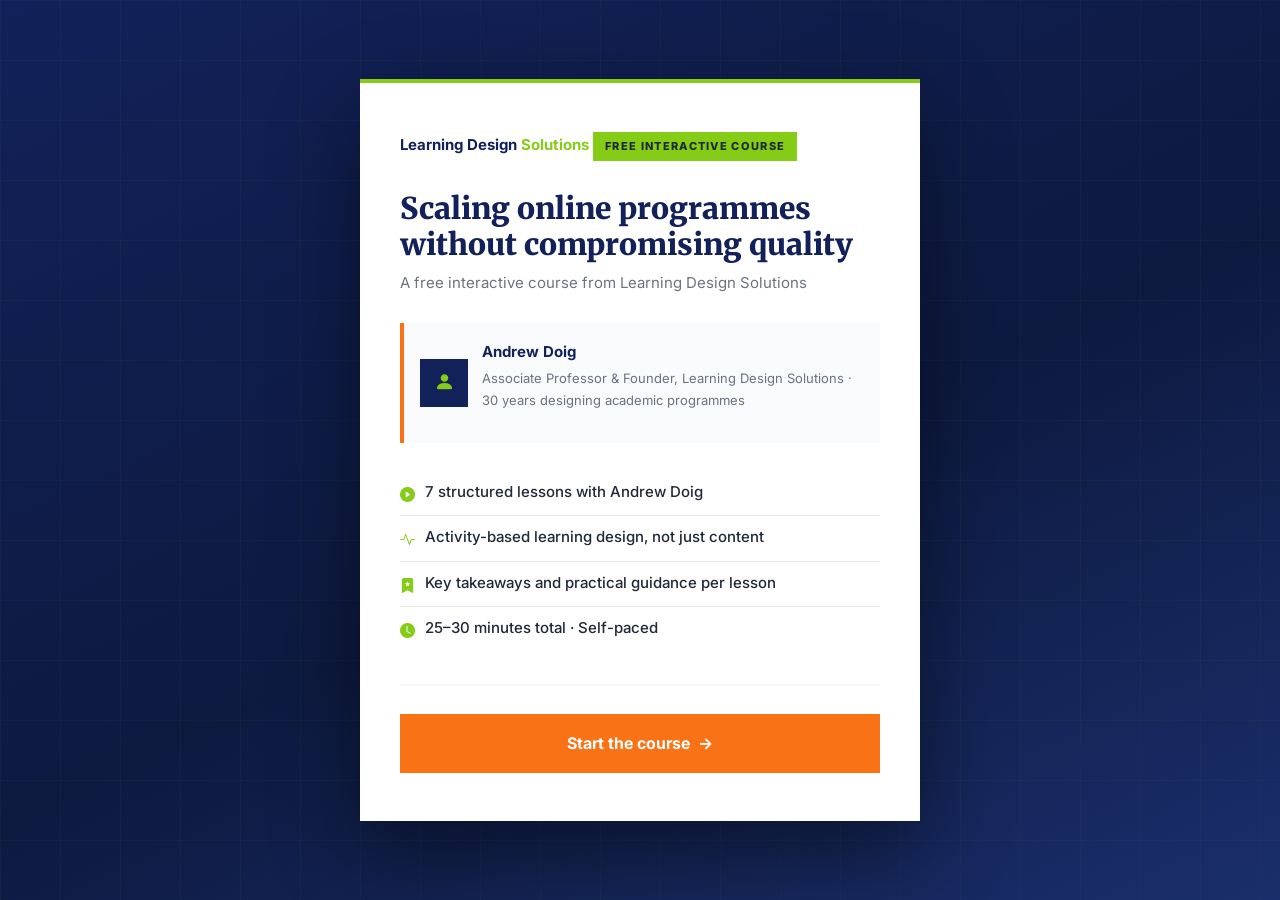
<file: tier1-course.html>
<!DOCTYPE html>
<html lang="en-GB">
<head>
    <meta charset="UTF-8">
    <meta name="viewport" content="width=device-width, initial-scale=1.0">
    <title>Scaling online programmes without compromising quality — Free Course | Learning Design Solutions</title>
    <meta name="description" content="A free interactive course from Learning Design Solutions. 7 structured lessons on scaling online programmes — for universities, professional bodies, and training organisations.">
    <link href="https://cdn.jsdelivr.net/npm/bootstrap@5.3.2/dist/css/bootstrap.min.css" rel="stylesheet">
    <link href="https://cdn.jsdelivr.net/npm/bootstrap-icons@1.11.3/font/bootstrap-icons.min.css" rel="stylesheet">
    <link rel="preconnect" href="https://fonts.googleapis.com">
    <link rel="preconnect" href="https://fonts.gstatic.com" crossorigin>
    <link href="https://fonts.googleapis.com/css2?family=Inter:wght@400;500;600;700;800;900&family=Merriweather:ital,wght@0,700;0,900;1,700&display=swap" rel="stylesheet">
    <style>
        /* ================================================================
           DESIGN TOKENS
        ================================================================ */
        :root {
            --lds-navy:      #122159;
            --lds-navy-dark: #0d1a40;
            --lds-green:     #84cc16;
            --lds-orange:    #f97316;
            --lds-dark:      #1f2937;
            --lds-mid:       #374151;
            --lds-muted:     #6b7280;
            --lds-border:    #e5e7eb;
            --lds-light:     #f9fafb;
            --lds-white:     #ffffff;
            --font-body:     'Inter', -apple-system, BlinkMacSystemFont, sans-serif;
            --font-display:  'Merriweather', serif;
            --sidebar-width: 280px;
            --topbar-height: 56px;
        }

        *, *::before, *::after { border-radius: 0 !important; }

        html { scroll-behavior: smooth; overflow-x: hidden; }

        body {
            font-family: var(--font-body);
            font-size: 1rem;
            line-height: 1.7;
            color: var(--lds-dark);
            background-color: var(--lds-light);
            margin: 0;
        }

        h1, h2, h3, h4, h5, h6 {
            font-family: var(--font-display);
            line-height: 1.25;
        }

        /* ================================================================
           COVER SCREEN
        ================================================================ */
        #cover-screen {
            min-height: 100vh;
            background: linear-gradient(155deg, var(--lds-navy) 0%, #0d1a40 55%, #1a2e6b 100%);
            position: relative;
            overflow: hidden;
            display: flex;
            align-items: center;
            justify-content: center;
            padding: 2rem 1rem;
        }

        #cover-screen::before {
            content: '';
            position: absolute;
            inset: 0;
            background-image:
                linear-gradient(rgba(132,204,22,0.04) 1px, transparent 1px),
                linear-gradient(90deg, rgba(132,204,22,0.04) 1px, transparent 1px);
            background-size: 60px 60px;
            pointer-events: none;
        }

        .cover-card {
            position: relative;
            z-index: 1;
            background-color: var(--lds-white);
            border-top: 4px solid var(--lds-green);
            box-shadow: 0 32px 80px rgba(0,0,0,0.45);
            max-width: 560px;
            width: 100%;
            padding: 3rem 2.5rem;
        }

        @media (max-width: 575.98px) { .cover-card { padding: 2rem 1.5rem; } }

        .cover-card__logo {
            font-family: var(--font-body);
            font-size: 0.9375rem;
            font-weight: 700;
            color: var(--lds-navy);
            text-decoration: none;
            display: inline-block;
            margin-bottom: 2rem;
        }
        .cover-card__logo span { color: var(--lds-green); }

        .cover-card__badge {
            display: inline-block;
            background-color: var(--lds-green);
            color: var(--lds-dark);
            font-size: 0.6875rem;
            font-weight: 800;
            letter-spacing: 0.12em;
            text-transform: uppercase;
            padding: 0.3rem 0.75rem;
            margin-bottom: 1.25rem;
        }

        .cover-card__title {
            font-family: var(--font-display);
            font-weight: 900;
            font-size: clamp(1.375rem, 3.5vw, 1.875rem);
            color: var(--lds-navy);
            line-height: 1.2;
            margin-bottom: 0.5rem;
        }

        .cover-card__subtitle {
            font-size: 0.9375rem;
            color: var(--lds-muted);
            margin-bottom: 1.75rem;
        }

        .cover-card__author {
            display: flex;
            align-items: center;
            gap: 0.875rem;
            margin-bottom: 1.75rem;
            padding: 1rem;
            background-color: var(--lds-light);
            border-left: 4px solid var(--lds-orange);
        }

        .cover-card__author-avatar {
            width: 48px;
            height: 48px;
            background-color: var(--lds-navy);
            display: flex;
            align-items: center;
            justify-content: center;
            flex-shrink: 0;
            color: var(--lds-green);
            font-size: 1.25rem;
        }

        .cover-card__author-name {
            font-weight: 700;
            font-size: 0.9375rem;
            color: var(--lds-navy);
            margin-bottom: 0.125rem;
        }

        .cover-card__author-role { font-size: 0.8125rem; color: var(--lds-muted); }

        .cover-card__features {
            list-style: none;
            padding: 0;
            margin: 0 0 2rem;
        }

        .cover-card__features li {
            display: flex;
            align-items: flex-start;
            gap: 0.625rem;
            font-size: 0.9375rem;
            font-weight: 500;
            color: var(--lds-dark);
            padding: 0.5rem 0;
            border-bottom: 1px solid var(--lds-border);
        }

        .cover-card__features li:last-child { border-bottom: none; }
        .cover-card__features li i { color: var(--lds-green); flex-shrink: 0; margin-top: 0.2em; }

        .cover-card__divider { border: none; border-top: 2px solid var(--lds-border); margin: 1.75rem 0; }

        .cover-card__start-btn {
            width: 100%;
            background-color: var(--lds-orange);
            color: var(--lds-white);
            font-family: var(--font-body);
            font-size: 1rem;
            font-weight: 700;
            padding: 0.875rem 2rem;
            border: 2px solid var(--lds-orange);
            cursor: pointer;
            transition: background-color 0.2s, border-color 0.2s;
        }

        .cover-card__start-btn:hover { background-color: #ea6c0a; border-color: #ea6c0a; }

        /* ================================================================
           COURSE PLATFORM
        ================================================================ */
        #course-platform { display: none; min-height: 100vh; }

        /* ---- App header — matches assessment page ---- */
        .app-header {
            position: fixed; top: 0; left: 0; right: 0;
            height: var(--topbar-height);
            background-color: rgba(18, 33, 89, 0.92);
            backdrop-filter: blur(16px);
            -webkit-backdrop-filter: blur(16px);
            border-bottom: 1px solid rgba(132, 204, 22, 0.25);
            box-shadow: 0 4px 24px rgba(0, 0, 0, 0.28);
            z-index: 1000;
            display: flex;
            align-items: center;
            justify-content: space-between;
            padding: 0 1.25rem;
        }

        .app-header__left { display: flex; align-items: center; gap: 1rem; }

        .app-header__brand {
            display: flex; align-items: center;
            text-decoration: none;
            font-family: var(--font-body);
            font-size: 0.9375rem;
            font-weight: 700;
            color: var(--lds-white);
            white-space: nowrap;
            flex-shrink: 0;
        }
        .app-header__brand span { color: var(--lds-green); }
        .app-header__brand:hover { color: var(--lds-green); }

        .app-header__nav { display: flex; align-items: center; gap: 0.25rem; }

        .app-header__meta {
            font-size: 0.75rem;
            color: rgba(255,255,255,0.4);
            letter-spacing: 0.04em;
            display: none;
        }

        .app-header__menu-btn {
            display: none;
            background: transparent;
            border: 1px solid rgba(255,255,255,0.25);
            color: var(--lds-white);
            padding: 0.375rem 0.625rem;
            cursor: pointer;
            flex-shrink: 0;
        }

        @media (max-width: 991.98px) {
            .app-header__menu-btn { display: flex; align-items: center; justify-content: center; }
            .app-header__nav { display: none; }
            .app-header__meta { display: block; }
        }

        /* ---- Journey breadcrumb ---- */
        .journey-breadcrumb {
            display: flex; align-items: center; gap: 0;
            list-style: none; margin: 0; padding: 0;
        }

        .journey-breadcrumb__item { display: flex; align-items: center; gap: 0; }

        .journey-breadcrumb__sep {
            color: rgba(255,255,255,0.2);
            font-size: 0.7rem;
            padding: 0 0.35rem;
            flex-shrink: 0;
            user-select: none;
        }

        .journey-breadcrumb__link,
        .journey-breadcrumb__current,
        .journey-breadcrumb__future {
            font-size: 0.78rem;
            font-weight: 500;
            white-space: nowrap;
            text-decoration: none;
            padding: 0.25rem 0.1rem;
            transition: color 0.15s;
        }

        .journey-breadcrumb__link { color: var(--lds-green); }
        .journey-breadcrumb__link:hover { color: #a3e635; text-decoration: underline; }

        .journey-breadcrumb__current { color: var(--lds-white); font-weight: 700; }

        .journey-breadcrumb__future { color: rgba(255,255,255,0.28); cursor: default; }

        .journey-breadcrumb__cta {
            font-size: 0.72rem; font-weight: 700;
            color: var(--lds-white);
            background: var(--lds-orange);
            padding: 0.25rem 0.65rem;
            text-decoration: none;
            transition: background 0.15s;
            margin-left: 0.1rem;
        }
        .journey-breadcrumb__cta:hover { background: #ea6c0a; color: var(--lds-white); }

        .journey-breadcrumb__back {
            display: flex; align-items: center; gap: 0.3rem;
            color: rgba(255,255,255,0.55);
            font-size: 0.78rem; font-weight: 500;
            text-decoration: none;
            margin-right: 0.75rem;
            transition: color 0.15s;
            cursor: pointer;
            background: none; border: none; padding: 0;
        }
        .journey-breadcrumb__back:hover { color: var(--lds-white); }

        @media (max-width: 640px) {
            .journey-breadcrumb__item--hide-mobile { display: none; }
            .journey-breadcrumb__sep--hide-mobile  { display: none; }
        }

        /* ---- Progress bar under header ---- */
        .app-progress-bar {
            position: fixed; top: var(--topbar-height); left: 0; right: 0;
            height: 3px;
            background: rgba(255,255,255,0.08);
            z-index: 999;
        }

        .app-progress-bar__fill {
            height: 100%;
            background-color: var(--lds-green);
            transition: width 0.4s ease;
            width: 0%;
        }

        .platform-shell {
            display: flex;
            margin-top: calc(var(--topbar-height) + 3px);
            min-height: calc(100vh - var(--topbar-height) - 3px);
        }

        /* ================================================================
           SIDEBAR
        ================================================================ */
        .course-sidebar {
            width: var(--sidebar-width);
            flex-shrink: 0;
            background-color: var(--lds-navy-dark);
            position: fixed;
            top: calc(var(--topbar-height) + 3px);
            left: 0; bottom: 0;
            overflow-y: auto;
            z-index: 900;
            transition: transform 0.3s ease;
        }

        .course-sidebar::-webkit-scrollbar { width: 4px; }
        .course-sidebar::-webkit-scrollbar-track { background: rgba(255,255,255,0.05); }
        .course-sidebar::-webkit-scrollbar-thumb { background: rgba(255,255,255,0.15); }

        .course-sidebar__header {
            padding: 1.25rem 1.25rem 0.75rem;
            border-bottom: 1px solid rgba(255,255,255,0.08);
        }

        .course-sidebar__course-label {
            font-size: 0.6875rem;
            font-weight: 800;
            letter-spacing: 0.12em;
            text-transform: uppercase;
            color: var(--lds-green);
            margin-bottom: 0.375rem;
        }

        .course-sidebar__course-name {
            font-family: var(--font-display);
            font-size: 0.9375rem;
            font-weight: 700;
            color: var(--lds-white);
            line-height: 1.3;
            margin: 0;
        }

        .course-sidebar__progress-summary {
            padding: 0.875rem 1.25rem;
            border-bottom: 1px solid rgba(255,255,255,0.08);
        }

        .course-sidebar__progress-text {
            display: flex;
            justify-content: space-between;
            font-size: 0.75rem;
            color: rgba(255,255,255,0.5);
            margin-bottom: 0.5rem;
        }

        .course-sidebar__progress-track { height: 4px; background-color: rgba(255,255,255,0.1); position: relative; }

        .course-sidebar__progress-fill {
            position: absolute; left: 0; top: 0; bottom: 0;
            background-color: var(--lds-green);
            transition: width 0.4s ease;
            width: 0%;
        }

        .sidebar-nav { list-style: none; padding: 0.625rem 0; margin: 0; }
        .sidebar-nav__item { position: relative; }

        .sidebar-nav__btn {
            display: flex;
            align-items: flex-start;
            gap: 0.75rem;
            width: 100%;
            text-align: left;
            padding: 0.75rem 1.25rem;
            background: transparent;
            border: none;
            cursor: pointer;
            color: rgba(255,255,255,0.6);
            font-family: var(--font-body);
            font-size: 0.8125rem;
            font-weight: 500;
            line-height: 1.4;
            transition: background-color 0.15s, color 0.15s;
            position: relative;
        }

        .sidebar-nav__btn:hover { background-color: rgba(255,255,255,0.05); color: rgba(255,255,255,0.9); }

        .sidebar-nav__btn.is-active { background-color: rgba(132,204,22,0.1); color: var(--lds-white); }

        .sidebar-nav__btn.is-active::before {
            content: '';
            position: absolute;
            left: 0; top: 0; bottom: 0;
            width: 3px;
            background-color: var(--lds-green);
        }

        .sidebar-nav__icon {
            flex-shrink: 0;
            width: 28px; height: 28px;
            display: flex;
            align-items: center;
            justify-content: center;
            font-size: 0.75rem;
            border: 1.5px solid rgba(255,255,255,0.2);
            color: rgba(255,255,255,0.4);
            transition: background-color 0.2s, border-color 0.2s, color 0.2s;
            margin-top: 0.05em;
        }

        .sidebar-nav__btn.is-active .sidebar-nav__icon { border-color: var(--lds-green); color: var(--lds-green); }
        .sidebar-nav__btn.is-complete .sidebar-nav__icon { background-color: var(--lds-green); border-color: var(--lds-green); color: var(--lds-navy); }
        .sidebar-nav__btn.is-complete { color: rgba(255,255,255,0.5); }
        .sidebar-nav__btn.is-locked { opacity: 0.55; cursor: default; }
        .sidebar-nav__btn.is-locked .sidebar-nav__icon { border-color: rgba(255,255,255,0.15); color: rgba(255,255,255,0.3); }

        .sidebar-nav__item-title { flex: 1; }
        .sidebar-nav__item-subtitle {
            display: block;
            font-size: 0.6875rem;
            font-weight: 400;
            color: rgba(255,255,255,0.35);
            margin-top: 0.125rem;
            line-height: 1.3;
        }

        .sidebar-nav__btn.is-active .sidebar-nav__item-subtitle { color: rgba(255,255,255,0.5); }

        .sidebar-nav__section-label {
            padding: 1rem 1.25rem 0.375rem;
            font-size: 0.6875rem;
            font-weight: 700;
            text-transform: uppercase;
            letter-spacing: 0.1em;
            color: rgba(255,255,255,0.3);
        }

        .sidebar-overlay { display: none; position: fixed; inset: 0; background: rgba(0,0,0,0.55); z-index: 850; }

        @media (max-width: 991.98px) {
            .course-sidebar { transform: translateX(-100%); }
            .course-sidebar.is-open { transform: translateX(0); }
            .sidebar-overlay.is-visible { display: block; }
        }

        /* ================================================================
           MAIN CONTENT
        ================================================================ */
        .course-content {
            margin-left: var(--sidebar-width);
            flex: 1;
            min-width: 0;
        }

        @media (max-width: 991.98px) { .course-content { margin-left: 0; } }

        .lesson-panel {
            display: none;
            padding: 2.5rem 3rem 4rem;
            max-width: 1280px;
            animation: none;
        }

        .lesson-panel.is-active {
            display: block;
            animation: slideUp 0.35s ease;
        }

        /* Two-column layout for lesson panels with the case-study sidekick */
        .lesson-panel--with-rail.is-active {
            display: grid;
            grid-template-columns: minmax(0, 1fr) 320px;
            gap: 2.5rem;
            align-items: start;
        }
        .lesson-panel--with-rail > .lesson-body-col { min-width: 0; }

        @media (max-width: 1199.98px) {
            .lesson-panel--with-rail.is-active { grid-template-columns: 1fr; }
        }

        @keyframes slideUp {
            from { opacity: 0; transform: translateY(12px); }
            to   { opacity: 1; transform: translateY(0); }
        }

        @media (max-width: 767.98px) { .lesson-panel { padding: 1.5rem 1.25rem 3rem; } }

        /* ================================================================
           CASE-STUDY SIDEKICK — quiet editorial proof element, viewport-centered
        ================================================================ */
        .workspace-rail {
            position: sticky;
            top: 0;
            height: 100vh;
            display: flex;
            align-items: center;
        }
        @media (max-width: 1199.98px) {
            .workspace-rail {
                position: static;
                height: auto;
                display: block;
            }
        }

        .case-sidekick {
            background: var(--lds-white);
            border: 1px solid var(--lds-border);
            border-top: 3px solid var(--lds-orange);
            padding: 1.5rem 1.5rem 1.4rem;
            width: 100%;
        }
        .case-sidekick__eyebrow {
            font-size: 0.68rem;
            font-weight: 800;
            letter-spacing: 0.14em;
            text-transform: uppercase;
            color: var(--lds-orange);
            margin: 0 0 0.85rem;
        }
        .case-sidekick__headline {
            font-family: var(--font-display);
            font-size: 1.15rem;
            line-height: 1.3;
            color: var(--lds-navy);
            margin: 0 0 0.75rem;
            font-weight: 700;
        }
        .case-sidekick__body {
            font-size: 0.88rem;
            line-height: 1.6;
            color: var(--lds-mid);
            margin: 0 0 0.85rem;
        }
        .case-sidekick__attribution {
            font-size: 0.72rem;
            font-style: italic;
            color: var(--lds-muted);
            margin: 0 0 1rem;
            padding-top: 0.75rem;
            border-top: 1px solid var(--lds-border);
        }
        .case-sidekick__link {
            font-size: 0.8rem;
            font-weight: 600;
            color: var(--lds-navy);
            text-decoration: none;
            border-bottom: 1px solid currentColor;
            padding-bottom: 1px;
        }
        .case-sidekick__link:hover { color: var(--lds-orange); }

        /* ================================================================
           LESSON HEADER ELEMENTS
        ================================================================ */
        .lesson-breadcrumb {
            font-size: 0.8125rem;
            font-weight: 600;
            color: var(--lds-muted);
            text-transform: uppercase;
            letter-spacing: 0.08em;
            margin-bottom: 1rem;
        }

        .lesson-breadcrumb__sep { margin: 0 0.5rem; color: var(--lds-border); }
        .lesson-breadcrumb__current { color: var(--lds-orange); }

        .lesson-eyebrow {
            display: inline-flex;
            align-items: center;
            gap: 0.5rem;
            background-color: rgba(18,33,89,0.07);
            border-left: 3px solid var(--lds-orange);
            padding: 0.375rem 0.875rem;
            font-size: 0.75rem;
            font-weight: 700;
            letter-spacing: 0.08em;
            text-transform: uppercase;
            color: var(--lds-navy);
            margin-bottom: 1.25rem;
        }

        .lesson-title {
            font-family: var(--font-display);
            font-weight: 900;
            font-size: clamp(1.375rem, 2.5vw, 2rem);
            color: var(--lds-navy);
            line-height: 1.2;
            margin-bottom: 0.625rem;
        }

        .lesson-pitfall-subtitle {
            font-size: 0.9375rem;
            color: var(--lds-muted);
            font-style: italic;
            margin-bottom: 1.75rem;
        }

        /* ================================================================
           LESSON OUTCOMES BOX
        ================================================================ */
        .lesson-outcomes {
            background-color: var(--lds-white);
            border-left: 4px solid var(--lds-navy);
            padding: 1.25rem 1.625rem;
            margin-bottom: 2.5rem;
        }

        .lesson-outcomes__label {
            font-size: 0.8125rem;
            font-weight: 700;
            color: var(--lds-dark);
            margin-bottom: 0.625rem;
        }

        .lesson-outcomes__text {
            font-family: var(--font-display);
            font-style: italic;
            font-size: 1rem;
            color: var(--lds-navy);
            margin: 0;
            line-height: 1.6;
        }

        /* ================================================================
           LESSON PHASES — 3-phase structure (Variant 1: chip + tinted card)
        ================================================================ */
        .lesson-phase {
            position: relative;
            padding: 1.75rem 1.75rem 1.5rem;
            margin: 2.5rem 0;
            border-radius: 12px;
            opacity: 0;
            transform: translateY(16px);
            transition: opacity 0.4s ease, transform 0.4s ease;
        }

        .lesson-phase.is-visible { opacity: 1; transform: translateY(0); }

        .lesson-phase--before { background-color: rgba(18,33,89,0.05); }
        .lesson-phase--during { background-color: rgba(249,115,22,0.06); }
        .lesson-phase--after  { background-color: rgba(132,204,22,0.06); }

        .lesson-phase__label {
            display: inline-flex;
            align-items: center;
            gap: 0.4rem;
            padding: 0.3rem 0.7rem;
            border-radius: 999px;
            font-size: 0.6875rem;
            font-weight: 700;
            letter-spacing: 0.12em;
            text-transform: uppercase;
            margin-bottom: 1.25rem;
        }

        .lesson-phase__label::before {
            content: '';
            width: 6px; height: 6px;
            border-radius: 50%;
            background: currentColor;
        }

        .lesson-phase--before .lesson-phase__label { background: rgba(18,33,89,0.10); color: var(--lds-navy); }
        .lesson-phase--during .lesson-phase__label { background: rgba(249,115,22,0.14); color: #c2410c; }
        .lesson-phase--after  .lesson-phase__label { background: rgba(132,204,22,0.18); color: #4d7c0f; }

        .lesson-phase__prompt {
            background-color: rgba(255,255,255,0.6);
            padding: 1.1rem 1.35rem;
            border-radius: 8px;
            margin-bottom: 1.5rem;
        }

        .lesson-phase__prompt p {
            font-family: var(--font-display);
            font-style: italic;
            font-size: 0.9375rem;
            color: var(--lds-navy);
            margin: 0;
            line-height: 1.65;
        }

        .lesson-phase__prompt p::before {
            content: '\201C';
            font-family: var(--font-display);
            font-style: normal;
            font-size: 1.5rem;
            line-height: 0;
            vertical-align: -0.25em;
            margin-right: 0.25rem;
            color: var(--lds-orange);
        }

        /* ================================================================
           VIDEO AREA
        ================================================================ */
        .lesson-video-area {
            background-color: #1a2038;
            position: relative;
            padding-top: 56.25%;
            margin-bottom: 1.5rem;
            overflow: hidden;
        }

        .lesson-video-area::before {
            content: '';
            position: absolute;
            inset: 0;
            background-image:
                linear-gradient(rgba(132,204,22,0.03) 1px, transparent 1px),
                linear-gradient(90deg, rgba(132,204,22,0.03) 1px, transparent 1px);
            background-size: 40px 40px;
            pointer-events: none;
        }

        .lesson-video-inner {
            position: absolute;
            inset: 0;
            display: flex;
            flex-direction: column;
            align-items: center;
            justify-content: center;
            gap: 1rem;
        }

        .lesson-video-area iframe {
            position: absolute;
            inset: 0;
            width: 100%;
            height: 100%;
            border: 0;
        }

        .lesson-video-play-icon {
            width: 72px; height: 72px;
            background-color: var(--lds-orange);
            display: flex;
            align-items: center;
            justify-content: center;
            color: var(--lds-white);
            font-size: 2rem;
            padding-left: 0.25rem;
        }

        .lesson-video-title { font-size: 0.875rem; font-weight: 600; color: rgba(255,255,255,0.8); text-align: center; padding: 0 1rem; }
        .lesson-video-author { font-size: 0.75rem; color: rgba(255,255,255,0.45); letter-spacing: 0.06em; text-transform: uppercase; }

        .lesson-video-badge {
            position: absolute;
            top: 1rem; left: 1rem;
            background-color: var(--lds-navy);
            border: 1px solid rgba(132,204,22,0.3);
            color: var(--lds-green);
            font-size: 0.6875rem;
            font-weight: 700;
            letter-spacing: 0.1em;
            text-transform: uppercase;
            padding: 0.25rem 0.625rem;
        }

        .lesson-video-guidance {
            font-size: 0.9rem;
            color: var(--lds-mid);
            font-style: italic;
            margin-top: 0.75rem;
            padding: 0.75rem 1rem;
            background-color: rgba(249,115,22,0.06);
            border-left: 3px solid var(--lds-orange);
        }

        /* ================================================================
           LESSON BODY CONTENT
        ================================================================ */
        .lesson-body p {
            font-size: 1.0625rem;
            line-height: 1.8;
            color: var(--lds-dark);
            margin-bottom: 1.25rem;
        }

        .lesson-body h3 {
            font-family: var(--font-body);
            font-size: 0.8125rem;
            font-weight: 800;
            letter-spacing: 0.1em;
            text-transform: uppercase;
            color: var(--lds-navy);
            margin: 2rem 0 0.75rem;
        }

        .lesson-pullquote {
            border-left: 5px solid var(--lds-green);
            padding: 1.125rem 1.625rem;
            margin: 2rem 0;
            background-color: rgba(132,204,22,0.05);
        }

        .lesson-pullquote__text {
            font-family: var(--font-display);
            font-weight: 700;
            font-size: 1.125rem;
            font-style: italic;
            color: var(--lds-navy);
            margin: 0;
            line-height: 1.45;
        }

        .lesson-stat {
            background-color: var(--lds-navy);
            color: var(--lds-white);
            padding: 1.75rem 2rem;
            margin: 2rem 0;
            border-left: 5px solid var(--lds-orange);
        }

        .lesson-stat p, .lesson-stat * { color: #ffffff; }

        .lesson-stat__text {
            font-family: var(--font-display);
            font-size: 1.0625rem;
            font-weight: 700;
            color: #ffffff;
            margin: 0;
            line-height: 1.55;
        }

        .lesson-highlight {
            background-color: #f0fdf4;
            border-left: 5px solid var(--lds-green);
            padding: 1.25rem 1.625rem;
            margin: 2rem 0;
        }

        .lesson-highlight__text {
            font-size: 1rem;
            font-weight: 600;
            color: var(--lds-dark);
            margin: 0;
            line-height: 1.65;
        }

        .lesson-principle {
            font-family: var(--font-display);
            font-size: 1.0625rem;
            font-weight: 700;
            font-style: italic;
            color: var(--lds-navy);
            border-left: 5px solid var(--lds-green);
            padding: 0.875rem 1.375rem;
            margin: 2rem 0;
            background-color: rgba(132,204,22,0.06);
        }

        /* ================================================================
           DIAGNOSTIC CHECKLIST
        ================================================================ */
        .diagnostic-checklist {
            background-color: var(--lds-white);
            border: 1px solid var(--lds-border);
            border-top: 3px solid var(--lds-navy);
            margin: 1.5rem 0;
        }

        .diagnostic-checklist__title {
            font-size: 0.8125rem;
            font-weight: 700;
            color: var(--lds-navy);
            padding: 0.875rem 1.25rem 0.5rem;
            border-bottom: 1px solid var(--lds-border);
            margin: 0;
        }

        .diagnostic-checklist__item {
            display: flex;
            align-items: flex-start;
            gap: 0.875rem;
            padding: 0.875rem 1.25rem;
            border-bottom: 1px solid var(--lds-border);
            cursor: pointer;
            user-select: none;
            transition: background-color 0.2s, transform 0.15s;
        }

        .diagnostic-checklist__item:last-child { border-bottom: none; }
        .diagnostic-checklist__item:hover { background-color: var(--lds-light); }

        .diagnostic-checklist__item.is-checked {
            background-color: #f0fdf4;
        }

        .diagnostic-checklist__item.pulse {
            animation: checkPulse 0.25s ease;
        }

        @keyframes checkPulse {
            0%   { transform: scale(1); }
            50%  { transform: scale(1.015); }
            100% { transform: scale(1); }
        }

        .diagnostic-checklist__box {
            width: 20px; height: 20px;
            border: 2px solid var(--lds-border);
            flex-shrink: 0;
            margin-top: 0.15em;
            display: flex;
            align-items: center;
            justify-content: center;
            color: transparent;
            font-size: 0.75rem;
            transition: background-color 0.2s, border-color 0.2s, color 0.2s;
        }

        .diagnostic-checklist__item.is-checked .diagnostic-checklist__box {
            background-color: var(--lds-green);
            border-color: var(--lds-green);
            color: var(--lds-navy);
        }

        .diagnostic-checklist__label { font-size: 0.9375rem; color: var(--lds-dark); line-height: 1.5; }

        .diagnostic-checklist__summary {
            padding: 0.625rem 1.25rem;
            font-size: 0.8125rem;
            color: var(--lds-muted);
            background-color: var(--lds-light);
            border-top: 1px solid var(--lds-border);
        }

        /* ================================================================
           WRITING PROMPT
        ================================================================ */
        .writing-prompt {
            background-color: rgba(132,204,22,0.05);
            border-left: 4px solid var(--lds-green);
            padding: 1.5rem;
            margin: 2rem 0;
        }

        .writing-prompt__label {
            font-size: 0.8125rem;
            font-weight: 700;
            color: var(--lds-dark);
            margin-bottom: 0.625rem;
            display: block;
            text-transform: uppercase;
            letter-spacing: 0.08em;
        }

        .writing-prompt__question {
            font-size: 0.9375rem;
            color: var(--lds-mid);
            margin-bottom: 0.875rem;
            line-height: 1.6;
        }

        .writing-prompt__textarea {
            width: 100%;
            padding: 0.875rem 1rem;
            border: 2px solid var(--lds-border);
            font-family: var(--font-body);
            font-size: 0.9375rem;
            color: var(--lds-dark);
            background-color: var(--lds-white);
            min-height: 120px;
            resize: vertical;
            transition: border-color 0.2s;
            display: block;
        }

        .writing-prompt__textarea:focus {
            outline: none;
            border-color: var(--lds-navy);
            box-shadow: 0 0 0 3px rgba(18,33,89,0.08);
        }

        .writing-prompt__hint {
            font-size: 0.8125rem;
            color: var(--lds-muted);
            margin-top: 0.5rem;
            display: block;
        }

        /* ================================================================
           CLIFFHANGER
        ================================================================ */
        .lesson-cliffhanger {
            background-color: var(--lds-navy);
            padding: 1.5rem 1.75rem;
            margin: 2rem 0;
            border-left: 4px solid var(--lds-orange);
        }

        .lesson-cliffhanger__label {
            font-size: 0.6875rem;
            font-weight: 800;
            letter-spacing: 0.12em;
            text-transform: uppercase;
            color: var(--lds-orange);
            margin-bottom: 0.625rem;
            display: block;
        }

        .lesson-cliffhanger__text {
            font-size: 0.9375rem;
            color: rgba(255,255,255,0.85);
            margin: 0;
            line-height: 1.7;
        }

        /* ================================================================
           CONFIDENCE CHECK
        ================================================================ */
        .confidence-check { margin: 2rem 0; }

        .confidence-check__label {
            font-size: 0.8125rem;
            font-weight: 700;
            color: var(--lds-dark);
            margin-bottom: 0.875rem;
            text-transform: uppercase;
            letter-spacing: 0.08em;
            display: block;
        }

        .confidence-check__question {
            font-size: 0.9375rem;
            color: var(--lds-mid);
            margin-bottom: 1rem;
        }

        .confidence-check__buttons {
            display: flex;
            gap: 0.75rem;
            flex-wrap: wrap;
        }

        .confidence-btn {
            padding: 0.75rem 1.5rem;
            font-family: var(--font-body);
            font-size: 0.875rem;
            font-weight: 600;
            border: 2px solid var(--lds-navy);
            background-color: transparent;
            color: var(--lds-navy);
            cursor: pointer;
            transition: background-color 0.25s, color 0.25s, border-color 0.25s, transform 0.15s;
        }

        .confidence-btn:hover { background-color: rgba(18,33,89,0.05); }
        .confidence-btn.is-selected-low    { background-color: var(--lds-orange); color: #fff; border-color: var(--lds-orange); }
        .confidence-btn.is-selected-medium { background-color: var(--lds-navy);   color: #fff; border-color: var(--lds-navy); }
        .confidence-btn.is-selected-high   { background-color: var(--lds-green);  color: var(--lds-navy); border-color: var(--lds-green); }

        .confidence-check__feedback {
            margin-top: 0.875rem;
            padding: 0.75rem 1rem;
            font-size: 0.9rem;
            color: var(--lds-mid);
            background-color: var(--lds-light);
            border-left: 3px solid var(--lds-border);
            display: none;
        }

        .confidence-check__feedback.is-visible { display: block; }

        /* ================================================================
           KEY TAKEAWAYS
        ================================================================ */
        .lesson-takeaways {
            background-color: var(--lds-navy);
            padding: 2rem;
            margin-top: 2.5rem;
            border-top: 4px solid var(--lds-green);
        }

        .lesson-takeaways__header {
            display: flex;
            align-items: center;
            gap: 0.75rem;
            margin-bottom: 1.25rem;
        }

        .lesson-takeaways__icon { color: var(--lds-green); font-size: 1.25rem; flex-shrink: 0; }
        .lesson-takeaways__title {
            font-size: 0.75rem;
            font-weight: 800;
            letter-spacing: 0.12em;
            text-transform: uppercase;
            color: var(--lds-green);
            margin: 0;
        }

        .lesson-takeaways__list { list-style: none; padding: 0; margin: 0; }

        .lesson-takeaways__list li {
            display: flex;
            align-items: flex-start;
            gap: 0.75rem;
            padding: 0.625rem 0;
            font-size: 0.9375rem;
            font-weight: 500;
            color: rgba(255,255,255,0.88);
            border-bottom: 1px solid rgba(255,255,255,0.08);
            line-height: 1.55;
        }

        .lesson-takeaways__list li:last-child { border-bottom: none; padding-bottom: 0; }

        .lesson-takeaways__list li::before {
            content: '';
            flex-shrink: 0;
            width: 8px; height: 8px;
            background-color: var(--lds-orange);
            margin-top: 0.45em;
        }

        /* ================================================================
           MARK AS COMPLETE
        ================================================================ */
        .lesson-complete-row {
            display: flex;
            align-items: center;
            gap: 1rem;
            margin-top: 2rem;
            padding: 1.25rem 1.5rem;
            background-color: var(--lds-white);
            border: 2px solid var(--lds-border);
            cursor: pointer;
            user-select: none;
            transition: border-color 0.2s, background-color 0.2s;
        }

        .lesson-complete-row:hover { border-color: var(--lds-green); }
        .lesson-complete-row.is-checked { border-color: var(--lds-green); background-color: #f0fdf4; }

        .lesson-complete-checkbox {
            width: 24px; height: 24px;
            border: 2px solid var(--lds-border);
            display: flex;
            align-items: center;
            justify-content: center;
            flex-shrink: 0;
            transition: background-color 0.2s, border-color 0.2s;
            color: transparent;
        }

        .lesson-complete-row.is-checked .lesson-complete-checkbox { background-color: var(--lds-green); border-color: var(--lds-green); color: var(--lds-navy); }

        .lesson-complete-label { font-size: 0.9375rem; font-weight: 600; color: var(--lds-mid); }
        .lesson-complete-row.is-checked .lesson-complete-label { color: #166534; }

        /* ================================================================
           NAV BUTTONS
        ================================================================ */
        .lesson-nav-buttons { display: flex; gap: 1rem; margin-top: 2rem; flex-wrap: wrap; }

        .lesson-nav-btn {
            display: inline-flex;
            align-items: center;
            gap: 0.5rem;
            padding: 0.75rem 1.5rem;
            font-family: var(--font-body);
            font-size: 0.9375rem;
            font-weight: 700;
            cursor: pointer;
            border: 2px solid;
            transition: background-color 0.2s, color 0.2s, border-color 0.2s;
            text-decoration: none;
        }

        .lesson-nav-btn--next { background-color: var(--lds-orange); color: var(--lds-white); border-color: var(--lds-orange); }
        .lesson-nav-btn--next:hover { background-color: #ea6c0a; border-color: #ea6c0a; color: var(--lds-white); }
        .lesson-nav-btn--prev { background-color: transparent; color: var(--lds-navy); border-color: var(--lds-navy); }
        .lesson-nav-btn--prev:hover { background-color: var(--lds-navy); color: var(--lds-white); }

        @media (max-width: 767.98px) {
            .lesson-nav-buttons { flex-direction: column-reverse; }
            .lesson-nav-btn { justify-content: center; }
        }

        /* ================================================================
           INTRODUCTION PANEL
        ================================================================ */
        .lesson-intro-hero {
            background: linear-gradient(135deg, var(--lds-navy) 0%, #1a2e6b 100%);
            padding: 2.5rem;
            margin-bottom: 2rem;
            border-left: 5px solid var(--lds-green);
            position: relative;
            overflow: hidden;
        }

        .lesson-intro-hero::after {
            content: '';
            position: absolute;
            top: -30%; right: -10%;
            width: 60%; height: 200%;
            background: radial-gradient(circle, rgba(132,204,22,0.08) 0%, transparent 70%);
            pointer-events: none;
        }

        .lesson-intro-hero__eyebrow {
            font-size: 0.6875rem;
            font-weight: 800;
            letter-spacing: 0.15em;
            text-transform: uppercase;
            color: var(--lds-green);
            margin-bottom: 1rem;
        }

        .lesson-intro-hero__title {
            font-family: var(--font-display);
            font-weight: 900;
            font-size: clamp(1.375rem, 3vw, 2rem);
            color: var(--lds-white);
            line-height: 1.2;
            margin-bottom: 0.5rem;
        }

        .lesson-intro-hero__subtitle {
            font-size: 1rem;
            color: rgba(255,255,255,0.75);
            margin-bottom: 1rem;
        }

        .lesson-intro-hero__meta { font-size: 0.875rem; color: rgba(255,255,255,0.6); }

        .lesson-overview-box {
            background-color: var(--lds-white);
            border: 2px solid var(--lds-border);
            border-top: 4px solid var(--lds-navy);
            padding: 1.75rem 2rem;
            margin-bottom: 2rem;
        }

        .lesson-overview-box__title {
            font-size: 0.75rem;
            font-weight: 800;
            letter-spacing: 0.12em;
            text-transform: uppercase;
            color: var(--lds-navy);
            margin-bottom: 1.25rem;
        }

        .lesson-overview-box__list { list-style: none; padding: 0; margin: 0; }

        .lesson-overview-box__list li {
            display: flex;
            align-items: flex-start;
            gap: 0.75rem;
            padding: 0.5rem 0;
            font-size: 0.9375rem;
            font-weight: 500;
            color: var(--lds-dark);
            border-bottom: 1px solid var(--lds-border);
        }

        .lesson-overview-box__list li:last-child { border-bottom: none; padding-bottom: 0; }
        .lesson-overview-box__list li i { color: var(--lds-orange); flex-shrink: 0; margin-top: 0.2em; }

        /* ================================================================
           GATE PANEL
        ================================================================ */
        .gate-panel-hero {
            background: linear-gradient(135deg, var(--lds-navy) 0%, #1a2e6b 100%);
            padding: 2.5rem;
            margin-bottom: 2rem;
            position: relative;
            overflow: hidden;
            border-left: 5px solid var(--lds-orange);
        }

        .gate-panel-hero::before {
            content: '';
            position: absolute;
            inset: 0;
            background-image:
                linear-gradient(rgba(132,204,22,0.04) 1px, transparent 1px),
                linear-gradient(90deg, rgba(132,204,22,0.04) 1px, transparent 1px);
            background-size: 50px 50px;
            pointer-events: none;
        }

        .gate-panel-hero__badge {
            display: inline-block;
            background-color: rgba(249,115,22,0.2);
            border: 1px solid rgba(249,115,22,0.4);
            color: #fdba74;
            font-size: 0.6875rem;
            font-weight: 800;
            letter-spacing: 0.12em;
            text-transform: uppercase;
            padding: 0.3rem 0.75rem;
            margin-bottom: 1rem;
            position: relative;
        }

        .gate-panel-hero__title {
            font-family: var(--font-display);
            font-weight: 900;
            font-size: clamp(1.25rem, 2.5vw, 1.75rem);
            color: var(--lds-white);
            line-height: 1.2;
            margin-bottom: 0.75rem;
            position: relative;
        }

        .gate-panel-hero__subtitle {
            font-size: 0.9375rem;
            color: rgba(255,255,255,0.75);
            line-height: 1.65;
            margin: 0;
            position: relative;
        }

        .gate-panel-form-section {
            background-color: var(--lds-white);
            border: 1px solid var(--lds-border);
            padding: 2rem;
            margin-bottom: 2rem;
        }

        .gate-form__label {
            font-weight: 600;
            font-size: 0.875rem;
            color: var(--lds-dark);
            margin-bottom: 0.375rem;
            display: block;
        }

        .gate-form__input,
        .gate-form__select {
            width: 100%;
            padding: 0.75rem 1rem;
            border: 2px solid var(--lds-border);
            font-family: var(--font-body);
            font-size: 0.9375rem;
            color: var(--lds-dark);
            background-color: var(--lds-white);
            transition: border-color 0.2s;
            margin-bottom: 1.125rem;
            appearance: none;
            -webkit-appearance: none;
            display: block;
        }

        .gate-form__input:focus,
        .gate-form__select:focus {
            outline: none;
            border-color: var(--lds-navy);
            box-shadow: 0 0 0 3px rgba(18,33,89,0.1);
        }

        .gate-form__select-wrap { position: relative; margin-bottom: 1.125rem; }

        .gate-form__select-wrap .gate-form__select {
            margin-bottom: 0;
            padding-right: 2.5rem;
            background-image: url("data:image/svg+xml,%3Csvg xmlns='http://www.w3.org/2000/svg' width='12' height='8' viewBox='0 0 12 8'%3E%3Cpath d='M1 1l5 5 5-5' stroke='%236b7280' stroke-width='1.5' fill='none' stroke-linecap='round'/%3E%3C/svg%3E");
            background-repeat: no-repeat;
            background-position: right 1rem center;
        }

        .gate-form__error {
            font-size: 0.8125rem;
            color: var(--lds-orange);
            margin-top: -0.875rem;
            margin-bottom: 0.875rem;
            display: none;
        }

        .gate-form__submit {
            width: 100%;
            background-color: var(--lds-orange);
            color: var(--lds-white);
            font-family: var(--font-body);
            font-size: 1rem;
            font-weight: 700;
            padding: 0.875rem 2rem;
            border: 2px solid var(--lds-orange);
            cursor: pointer;
            transition: background-color 0.2s;
            margin-top: 0.25rem;
        }

        .gate-form__submit:hover { background-color: #ea6c0a; border-color: #ea6c0a; }

        .gate-form__privacy {
            text-align: center;
            font-size: 0.8125rem;
            color: var(--lds-muted);
            margin-top: 0.875rem;
            margin-bottom: 0;
        }

        /* ================================================================
           REFLECTING CALLOUT (Lesson 2)
        ================================================================ */
        .lesson-reflecting {
            background-color: rgba(18,33,89,0.05);
            border-left: 4px solid var(--lds-navy);
            padding: 1.25rem 1.5rem;
            margin: 1.5rem 0;
        }

        .lesson-reflecting__label {
            font-size: 0.6875rem;
            font-weight: 800;
            letter-spacing: 0.1em;
            text-transform: uppercase;
            color: var(--lds-navy);
            margin-bottom: 0.5rem;
            display: block;
        }

        .lesson-reflecting__text { font-size: 0.9375rem; color: var(--lds-mid); margin: 0; line-height: 1.65; }

        /* ================================================================
           END SCREEN
        ================================================================ */
        .end-screen { padding: 2.5rem; max-width: 800px; }
        @media (max-width: 767.98px) { .end-screen { padding: 1.5rem 1.25rem; } }

        .end-screen__congrats-banner {
            background: linear-gradient(135deg, var(--lds-navy) 0%, #1a2e6b 100%);
            border-top: 4px solid var(--lds-green);
            padding: 2.5rem 2rem;
            text-align: center;
            margin-bottom: 2rem;
            position: relative;
            overflow: hidden;
        }

        .end-screen__congrats-banner::before {
            content: '';
            position: absolute;
            inset: 0;
            background-image:
                linear-gradient(rgba(132,204,22,0.04) 1px, transparent 1px),
                linear-gradient(90deg, rgba(132,204,22,0.04) 1px, transparent 1px);
            background-size: 40px 40px;
            pointer-events: none;
        }

        .end-screen__congrats-icon { font-size: 3rem; color: var(--lds-green); display: block; position: relative; margin-bottom: 1rem; }
        .end-screen__congrats-title { font-family: var(--font-display); font-weight: 900; font-size: clamp(1.5rem, 3vw, 2.25rem); color: var(--lds-white); margin-bottom: 0.75rem; position: relative; }
        .end-screen__congrats-subtitle { font-size: 1rem; color: rgba(255,255,255,0.7); margin-bottom: 0; position: relative; }

        .end-screen__summary-title { font-size: 0.75rem; font-weight: 800; letter-spacing: 0.12em; text-transform: uppercase; color: var(--lds-muted); margin-bottom: 1.25rem; }

        .end-screen__pitfall-list { list-style: none; padding: 0; margin: 0 0 2.5rem; }

        .end-screen__pitfall-item {
            display: flex;
            align-items: flex-start;
            gap: 1rem;
            padding: 1rem 1.25rem;
            background-color: var(--lds-white);
            border: 1px solid var(--lds-border);
            border-left: 4px solid var(--lds-navy);
            margin-bottom: 0.75rem;
        }

        .end-screen__pitfall-num { flex-shrink: 0; font-family: var(--font-display); font-weight: 900; font-size: 1.5rem; color: var(--lds-green); opacity: 0.5; line-height: 1; margin-top: 0.1em; }
        .end-screen__pitfall-text { font-weight: 700; font-size: 0.9375rem; color: var(--lds-navy); margin: 0; line-height: 1.4; }
        .end-screen__pitfall-sub { font-size: 0.8125rem; font-weight: 400; color: var(--lds-muted); margin-top: 0.25rem; display: block; }

        .end-screen__cta-box { background-color: var(--lds-navy); padding: 2.5rem 2rem; border-top: 4px solid var(--lds-orange); }
        .end-screen__cta-title { font-family: var(--font-display); font-weight: 900; font-size: clamp(1.375rem, 2.5vw, 1.875rem); color: var(--lds-white); margin-bottom: 0.75rem; }
        .end-screen__cta-text { font-size: 0.9375rem; color: rgba(255,255,255,0.75); margin-bottom: 1.75rem; line-height: 1.7; }
        .end-screen__cta-buttons { display: flex; gap: 1rem; flex-wrap: wrap; }

        @media (max-width: 767.98px) { .end-screen__cta-buttons { flex-direction: column; } }

        .btn-lds-orange {
            background-color: var(--lds-orange);
            color: var(--lds-white);
            font-family: var(--font-body);
            font-size: 0.9375rem;
            font-weight: 700;
            padding: 0.8125rem 1.75rem;
            border: 2px solid var(--lds-orange);
            text-decoration: none;
            display: inline-flex;
            align-items: center;
            gap: 0.5rem;
            transition: background-color 0.2s, border-color 0.2s;
        }

        .btn-lds-orange:hover { background-color: #ea6c0a; border-color: #ea6c0a; color: var(--lds-white); }

        .btn-lds-outline-white {
            background-color: transparent;
            color: var(--lds-white);
            font-family: var(--font-body);
            font-size: 0.9375rem;
            font-weight: 700;
            padding: 0.8125rem 1.75rem;
            border: 2px solid rgba(255,255,255,0.45);
            text-decoration: none;
            display: inline-flex;
            align-items: center;
            gap: 0.5rem;
            transition: background-color 0.2s, border-color 0.2s;
        }

        .btn-lds-outline-white:hover { background-color: rgba(255,255,255,0.08); border-color: var(--lds-white); color: var(--lds-white); }

        @media (max-width: 767.98px) { .lesson-takeaways { padding: 1.5rem; } .lesson-stat { padding: 1.25rem 1.5rem; } }
    </style>
</head>
<body>

<!-- ================================================================
     COVER SCREEN
================================================================ -->
<div id="cover-screen" role="main" aria-label="Course overview">
    <div class="cover-card" role="region" aria-labelledby="cover-title">

        <a href="index.html" class="cover-card__logo">
            Learning Design <span>Solutions</span>
        </a>

        <div class="cover-card__badge" aria-label="Free interactive course">FREE INTERACTIVE COURSE</div>

        <h1 class="cover-card__title" id="cover-title">
            Scaling online programmes without compromising quality
        </h1>

        <p class="cover-card__subtitle">A free interactive course from Learning Design Solutions</p>

        <div class="cover-card__author" role="note" aria-label="Course author">
            <div class="cover-card__author-avatar" aria-hidden="true"><i class="bi bi-person-fill"></i></div>
            <div>
                <p class="cover-card__author-name">Andrew Doig</p>
                <p class="cover-card__author-role">Associate Professor &amp; Founder, Learning Design Solutions &middot; 30 years designing academic programmes</p>
            </div>
        </div>

        <ul class="cover-card__features" aria-label="What this course covers">
            <li><i class="bi bi-play-circle-fill" aria-hidden="true"></i><span>7 structured lessons with Andrew Doig</span></li>
            <li><i class="bi bi-activity" aria-hidden="true"></i><span>Activity-based learning design, not just content</span></li>
            <li><i class="bi bi-bookmark-star-fill" aria-hidden="true"></i><span>Key takeaways and practical guidance per lesson</span></li>
            <li><i class="bi bi-clock-fill" aria-hidden="true"></i><span>25&ndash;30 minutes total &middot; Self-paced</span></li>
        </ul>

        <hr class="cover-card__divider" aria-hidden="true">

        <button type="button" class="cover-card__start-btn" id="cover-start-btn">
            Start the course &nbsp;&rarr;
        </button>

    </div>
</div>

<!-- ================================================================
     COURSE PLATFORM
================================================================ -->
<div id="course-platform" aria-label="Course platform">

    <!-- Top bar -->
    <header class="app-header" role="banner">
        <div class="app-header__left">
            <button class="app-header__menu-btn" id="sidebar-toggle" aria-expanded="false" aria-controls="course-sidebar" aria-label="Toggle lesson navigation">
                <i class="bi bi-list" style="font-size:1.25rem;" aria-hidden="true"></i>
            </button>
            <a href="index.html" class="app-header__brand" aria-label="Learning Design Solutions — home">LDS <span>Courses</span></a>
            <nav class="app-header__nav" aria-label="Course journey progress" id="journey-nav">
                <!-- Breadcrumb injected by JS; fallback for no-JS -->
                <a href="index.html" style="color:rgba(255,255,255,0.9);text-decoration:none;font-size:0.85rem;font-weight:500;padding:0.4rem 0.75rem;">Home</a>
                <span style="color:var(--lds-white);font-size:0.85rem;font-weight:600;padding:0.4rem 0.75rem;">Free course</span>
                <a href="tier2-assessment.html" style="color:rgba(255,255,255,0.9);text-decoration:none;font-size:0.85rem;font-weight:500;padding:0.4rem 0.75rem;">Assessment</a>
                <a href="book-a-call.html" style="display:inline-flex;align-items:center;gap:0.4rem;background:var(--lds-orange);color:var(--lds-white);font-size:0.82rem;font-weight:700;padding:0.4rem 1rem;text-decoration:none;margin-left:0.5rem;">Talk to Andrew</a>
            </nav>
        </div>
        <span class="app-header__meta" id="header-meta" aria-live="polite">Free course</span>
    </header>

    <div class="app-progress-bar" role="progressbar" aria-valuenow="0" aria-valuemin="0" aria-valuemax="100" aria-label="Course completion" id="progress-bar">
        <div class="app-progress-bar__fill" id="topbar-progress-fill"></div>
    </div>

    <div class="sidebar-overlay" id="sidebar-overlay" aria-hidden="true"></div>

    <div class="platform-shell">

        <!-- Sidebar -->
        <nav class="course-sidebar" id="course-sidebar" aria-label="Lesson navigation">

            <div class="course-sidebar__header">
                <p class="course-sidebar__course-label" aria-hidden="true">Course contents</p>
                <h2 class="course-sidebar__course-name">Scaling online programmes</h2>
            </div>

            <div class="course-sidebar__progress-summary" aria-hidden="true">
                <div class="course-sidebar__progress-text">
                    <span>Your progress</span>
                    <span id="sidebar-progress-pct">0%</span>
                </div>
                <div class="course-sidebar__progress-track">
                    <div class="course-sidebar__progress-fill" id="sidebar-progress-fill"></div>
                </div>
            </div>

            <ul class="sidebar-nav" role="list">
                <li class="sidebar-nav__item" role="listitem">
                    <button class="sidebar-nav__btn is-active" data-lesson="intro" aria-current="true" aria-label="Introduction">
                        <span class="sidebar-nav__icon" aria-hidden="true"><i class="bi bi-house-door"></i></span>
                        <span class="sidebar-nav__item-title">Introduction<span class="sidebar-nav__item-subtitle">Welcome to the course</span></span>
                    </button>
                </li>

                <li class="sidebar-nav__section-label" aria-hidden="true">The 7 lessons</li>

                <li class="sidebar-nav__item" role="listitem">
                    <button class="sidebar-nav__btn" data-lesson="lesson-1" aria-label="Lesson 1: How much design work do online programmes really require?">
                        <span class="sidebar-nav__icon" aria-hidden="true">1</span>
                        <span class="sidebar-nav__item-title">How much design work do online programmes really require?<span class="sidebar-nav__item-subtitle">Lesson 1</span></span>
                    </button>
                </li>

                <li class="sidebar-nav__item" role="listitem">
                    <button class="sidebar-nav__btn" data-lesson="lesson-2" aria-label="Lesson 2: Could keeping it in-house lead to overloaded staff?">
                        <span class="sidebar-nav__icon" aria-hidden="true">2</span>
                        <span class="sidebar-nav__item-title">Could keeping it in-house lead to overloaded staff?<span class="sidebar-nav__item-subtitle">Lesson 2</span></span>
                    </button>
                </li>

                <li class="sidebar-nav__section-label" aria-hidden="true">Apply your learning</li>

                <li class="sidebar-nav__item" role="listitem">
                    <button class="sidebar-nav__btn is-locked" data-lesson="gate" data-gated="true" aria-label="Apply what you've learned (locked until Lesson 2 complete)">
                        <span class="sidebar-nav__icon" aria-hidden="true" id="sidebar-icon-gate"><i class="bi bi-lock-fill"></i></span>
                        <span class="sidebar-nav__item-title">Apply what you've learned<span class="sidebar-nav__item-subtitle">Personalise your experience</span></span>
                    </button>
                </li>

                <li class="sidebar-nav__section-label" aria-hidden="true">Deeper challenges</li>

                <li class="sidebar-nav__item" role="listitem">
                    <button class="sidebar-nav__btn is-locked" data-lesson="lesson-3" data-gated="true" aria-label="Lesson 3: Why is online learning more than recording lectures? (locked)">
                        <span class="sidebar-nav__icon" aria-hidden="true" id="sidebar-icon-lesson-3"><i class="bi bi-lock-fill"></i></span>
                        <span class="sidebar-nav__item-title">Why is online learning much more than recording lectures?<span class="sidebar-nav__item-subtitle">Lesson 3</span></span>
                    </button>
                </li>

                <li class="sidebar-nav__item" role="listitem">
                    <button class="sidebar-nav__btn is-locked" data-lesson="lesson-4" data-gated="true" aria-label="Lesson 4: How do you maintain institutional identity? (locked)">
                        <span class="sidebar-nav__icon" aria-hidden="true" id="sidebar-icon-lesson-4"><i class="bi bi-lock-fill"></i></span>
                        <span class="sidebar-nav__item-title">How do you maintain your institutional identity online?<span class="sidebar-nav__item-subtitle">Lesson 4</span></span>
                    </button>
                </li>

                <li class="sidebar-nav__item" role="listitem">
                    <button class="sidebar-nav__btn is-locked" data-lesson="lesson-5" data-gated="true" aria-label="Lesson 5: Why should pedagogy drive technology choices? (locked)">
                        <span class="sidebar-nav__icon" aria-hidden="true" id="sidebar-icon-lesson-5"><i class="bi bi-lock-fill"></i></span>
                        <span class="sidebar-nav__item-title">Why should pedagogy drive technology choices?<span class="sidebar-nav__item-subtitle">Lesson 5</span></span>
                    </button>
                </li>

                <li class="sidebar-nav__item" role="listitem">
                    <button class="sidebar-nav__btn is-locked" data-lesson="lesson-6" data-gated="true" aria-label="Lesson 6: How do you build internal buy-in? (locked)">
                        <span class="sidebar-nav__icon" aria-hidden="true" id="sidebar-icon-lesson-6"><i class="bi bi-lock-fill"></i></span>
                        <span class="sidebar-nav__item-title">How do you build internal buy-in for transformation?<span class="sidebar-nav__item-subtitle">Lesson 6</span></span>
                    </button>
                </li>

                <li class="sidebar-nav__item" role="listitem">
                    <button class="sidebar-nav__btn is-locked" data-lesson="lesson-7" data-gated="true" aria-label="Lesson 7: Why is cost-per-module the wrong metric? (locked)">
                        <span class="sidebar-nav__icon" aria-hidden="true" id="sidebar-icon-lesson-7"><i class="bi bi-lock-fill"></i></span>
                        <span class="sidebar-nav__item-title">Why is cost-per-module the wrong metric?<span class="sidebar-nav__item-subtitle">Lesson 7</span></span>
                    </button>
                </li>

                <li class="sidebar-nav__section-label" aria-hidden="true">Wrap-up</li>

                <li class="sidebar-nav__item" role="listitem">
                    <button class="sidebar-nav__btn is-locked" data-lesson="summary" data-gated="true" aria-label="Summary and next steps (locked)">
                        <span class="sidebar-nav__icon" aria-hidden="true" id="sidebar-icon-summary"><i class="bi bi-lock-fill"></i></span>
                        <span class="sidebar-nav__item-title">Summary &amp; next steps<span class="sidebar-nav__item-subtitle">What comes next</span></span>
                    </button>
                </li>
            </ul>
        </nav>

        <!-- Main content -->
        <main class="course-content" id="course-content" role="main">

            <!-- ==================== INTRODUCTION ==================== -->
            <div class="lesson-panel is-active" id="panel-intro" role="region" aria-labelledby="intro-heading">

                <div class="lesson-intro-hero" role="banner">
                    <p class="lesson-intro-hero__eyebrow">Free course from Learning Design Solutions</p>
                    <h1 class="lesson-intro-hero__title" id="intro-heading">Scaling online programmes without compromising quality</h1>
                    <p class="lesson-intro-hero__subtitle">7 pitfalls that derail online learning projects across universities, professional bodies, and training organisations</p>
                    <p class="lesson-intro-hero__meta">By <strong style="color:var(--lds-white);">Andrew Doig</strong> &nbsp;&middot;&nbsp; Founder, Learning Design Solutions &nbsp;&middot;&nbsp; 30 years designing academic programmes &nbsp;&middot;&nbsp; 7 lessons &nbsp;&middot;&nbsp; ~25&ndash;30 minutes</p>
                </div>

                <div class="lesson-overview-box" role="note" aria-label="Learning outcomes for this course">
                    <p class="lesson-overview-box__title">By the end of this course, participants will be able to:</p>
                    <ul class="lesson-overview-box__list">
                        <li><i class="bi bi-chevron-right" aria-hidden="true"></i>Estimate and justify the design effort required for effective online programmes in their institutional context</li>
                        <li><i class="bi bi-chevron-right" aria-hidden="true"></i>Evaluate resourcing models (in-house vs external) in relation to quality, scalability, and staff workload</li>
                        <li><i class="bi bi-chevron-right" aria-hidden="true"></i>Critically distinguish between content digitisation and designed online learning experiences</li>
                        <li><i class="bi bi-chevron-right" aria-hidden="true"></i>Analyse how institutional identity can be expressed through online programme design</li>
                        <li><i class="bi bi-chevron-right" aria-hidden="true"></i>Evaluate the relationship between pedagogy and technology in online learning environments</li>
                        <li><i class="bi bi-chevron-right" aria-hidden="true"></i>Develop strategies for building institutional buy-in for online programme transformation</li>
                        <li><i class="bi bi-chevron-right" aria-hidden="true"></i>Critically assess metrics used to evaluate online programmes and propose more meaningful alternatives</li>
                    </ul>
                </div>

                <div class="lesson-body">
                    <p>Every year, universities and professional bodies invest significant resources into taking their programmes online. And every year, many of these projects fall short — not because of technology failures, but because of fundamental misunderstandings about what online learning actually requires.</p>
                    <p>In this course, we'll explore seven specific pitfalls we see repeatedly when institutions start this journey without the right expertise alongside them. But this isn't just content to read — each lesson is designed as a structured learning experience, with opportunities to reflect on your own institutional context.</p>
                    <p>After 30 years designing academic programmes across universities, professional bodies, and training organisations — and having led transformation projects for institutions like ICAS, Dyson Institute, and Walbrook — these are the pitfalls we see most often. Understanding them is the first step to avoiding them.</p>
                </div>

                <div class="lesson-nav-buttons">
                    <button class="lesson-nav-btn lesson-nav-btn--next" data-goto="lesson-1" aria-label="Start Lesson 1">
                        Start lesson 1 &rarr;
                    </button>
                </div>

            </div>

            <!-- ==================== LESSON 1 ==================== -->
            <div class="lesson-panel lesson-panel--with-rail" id="panel-lesson-1" role="region" aria-labelledby="lesson-1-heading">

                <div class="lesson-body-col">

                <p class="lesson-breadcrumb">Scaling online programmes <span class="lesson-breadcrumb__sep">/</span><span class="lesson-breadcrumb__current">Lesson 1</span></p>

                <div class="lesson-eyebrow"><i class="bi bi-rulers" aria-hidden="true"></i> Lesson 1 of 7</div>

                <h2 class="lesson-title" id="lesson-1-heading">How much design work do online programmes really require?</h2>
                <p class="lesson-pitfall-subtitle">Pitfall: Underestimating the design work by a factor of five</p>

                <div class="lesson-outcomes" role="note" aria-label="Lesson 1 learning outcome">
                    <p class="lesson-outcomes__label">By the end of this lesson, you will be able to:</p>
                    <p class="lesson-outcomes__text">Estimate and justify the design effort required for effective online programmes in your institutional context.</p>
                </div>

                <!-- BEFORE phase -->
                <div class="lesson-phase lesson-phase--before" aria-label="Before — inquiry phase">
                    <span class="lesson-phase__label">Before &middot; Inquiry</span>
                    <div class="lesson-phase__prompt">
                        <p>Think about a current or planned online initiative in your institution. How has the work been scoped? What level of effort has been assumed? How did that work out in practice? Keep this example in mind as you continue.</p>
                    </div>
                </div>

                <!-- DURING phase -->
                <div class="lesson-phase lesson-phase--during" aria-label="During — acquisition phase">
                    <span class="lesson-phase__label">During &middot; Acquisition + Guidance</span>

                    <div class="lesson-video-area" aria-label="Lesson 1 video — Pitfall 1 by Andrew Doig">
                        <iframe src="https://www.youtube.com/embed/kXwmrSFewsQ" title="Lesson 1: Pitfall 1 — Underestimating the design effort" allow="accelerometer; autoplay; clipboard-write; encrypted-media; gyroscope; picture-in-picture; web-share" referrerpolicy="strict-origin-when-cross-origin" allowfullscreen loading="lazy"></iframe>
                        <span class="lesson-video-badge" aria-hidden="true">Video lesson</span>
                    </div>

                    <p class="lesson-video-guidance">As you watch, consider: How does your current estimate compare with the reality described?</p>

                    <div class="lesson-body">
                        <h3>What is often assumed</h3>
                        <p>Most institutions plan for content development. But effective online learning requires something much more substantial: a fully designed course architecture.</p>

                        <h3>What is actually required</h3>
                        <p>That architecture typically includes: learning outcomes mapped to activities, assessments aligned to outcomes, multimedia production, accessibility compliance, platform configuration, quality assurance testing. This is not simply content creation — it is end-to-end design and development.</p>

                        <aside class="lesson-stat" aria-label="Key statistic">
                            <p class="lesson-stat__text">A single online module typically requires 3–5 times the effort of preparing equivalent face-to-face teaching. For a full programme, multiply that across every module.</p>
                        </aside>
                    </div>
                </div>

                <!-- AFTER phase -->
                <div class="lesson-phase lesson-phase--after" aria-label="After — practice and reflection phase">
                    <span class="lesson-phase__label">After &middot; Practice + Reflection</span>

                    <div class="diagnostic-checklist" role="group" aria-labelledby="diag-1-title">
                        <p class="diagnostic-checklist__title" id="diag-1-title">Which of the following best reflects your context?</p>
                        <div class="diagnostic-checklist__item" role="checkbox" aria-checked="false" tabindex="0" data-checklist="l1">
                            <span class="diagnostic-checklist__box" aria-hidden="true"><i class="bi bi-check2"></i></span>
                            <span class="diagnostic-checklist__label">Assumed to be similar effort to face-to-face delivery</span>
                        </div>
                        <div class="diagnostic-checklist__item" role="checkbox" aria-checked="false" tabindex="0" data-checklist="l1">
                            <span class="diagnostic-checklist__box" aria-hidden="true"><i class="bi bi-check2"></i></span>
                            <span class="diagnostic-checklist__label">Slightly more effort, but not substantially different</span>
                        </div>
                        <div class="diagnostic-checklist__item" role="checkbox" aria-checked="false" tabindex="0" data-checklist="l1">
                            <span class="diagnostic-checklist__box" aria-hidden="true"><i class="bi bi-check2"></i></span>
                            <span class="diagnostic-checklist__label">Recognised as significantly more complex</span>
                        </div>
                        <div class="diagnostic-checklist__item" role="checkbox" aria-checked="false" tabindex="0" data-checklist="l1">
                            <span class="diagnostic-checklist__box" aria-hidden="true"><i class="bi bi-check2"></i></span>
                            <span class="diagnostic-checklist__label">Unclear or varies across teams</span>
                        </div>
                        <div class="diagnostic-checklist__summary" aria-live="polite" id="diag-1-summary">Select all that apply</div>
                    </div>

                    <div class="lesson-body">
                        <h3>Consequences</h3>
                        <p>When this gap is not recognised early, we often see: unrealistic timelines, underestimated resource requirements, pressure placed on already stretched teams. We've seen projects stall not because of lack of ambition, but because the initial scoping dramatically underestimated what 'building an online course' actually involves.</p>

                        <div class="lesson-phase__prompt">
                            <p>Return to the example you considered earlier. Where might the scope have been underestimated? What assumptions are driving that?</p>
                        </div>

                        <h3>What this means</h3>
                        <p>Getting the scope right at the outset — with realistic timelines and resource commitments — is one of the highest-value things you can do before committing to a programme. Institutions that do this well are far more likely to: maintain quality, avoid mid-project disruption, deliver sustainable online provision. In practice, this often requires capabilities in learning design, structured course development, and programme-level planning.</p>
                    </div>

                    <div class="writing-prompt">
                        <span class="writing-prompt__label">Your reflection</span>
                        <p class="writing-prompt__question">What is one change you would make to how online programmes are scoped or resourced in your institution? Write a short statement — even one sentence is enough.</p>
                        <textarea class="writing-prompt__textarea" id="writing-l1" placeholder="Type your response here…" aria-label="Writing prompt response for Lesson 1"></textarea>
                        <span class="writing-prompt__hint"><i class="bi bi-shield-lock" aria-hidden="true"></i> Your notes are saved locally in this browser session.</span>
                    </div>

                    <div class="lesson-cliffhanger" role="note">
                        <span class="lesson-cliffhanger__label">Up next</span>
                        <p class="lesson-cliffhanger__text">In the next lesson, we'll look at what happens when institutions try to absorb this work into teams that are already running at capacity. As you continue, consider: Is your current resourcing model realistic — or is it already under strain?</p>
                    </div>

                    <div class="confidence-check">
                        <span class="confidence-check__label">Confidence check</span>
                        <p class="confidence-check__question">How confident are you in estimating the effort required for online programme design?</p>
                        <div class="confidence-check__buttons" role="group" aria-label="Select your confidence level">
                            <button class="confidence-btn" data-level="low" data-lesson="l1">Low</button>
                            <button class="confidence-btn" data-level="medium" data-lesson="l1">Medium</button>
                            <button class="confidence-btn" data-level="high" data-lesson="l1">High</button>
                        </div>
                        <div class="confidence-check__feedback" id="conf-feedback-l1" aria-live="polite"></div>
                    </div>

                    <div class="lesson-takeaways" role="note" aria-label="Key takeaways for Lesson 1">
                        <div class="lesson-takeaways__header">
                            <i class="bi bi-bookmark-star-fill lesson-takeaways__icon" aria-hidden="true"></i>
                            <p class="lesson-takeaways__title">Key takeaways</p>
                        </div>
                        <ul class="lesson-takeaways__list">
                            <li>A complete online course requires full course architecture, not just content</li>
                            <li>Expect 3–5&times; more design effort than equivalent face-to-face teaching</li>
                            <li>Scope and resource planning at the outset prevents costly mid-project stalls</li>
                            <li>Underscoping is the single most common cause of quality compromise</li>
                        </ul>
                    </div>

                </div>

                <div class="lesson-complete-row" id="complete-lesson-1" role="checkbox" aria-checked="false" aria-label="Mark lesson 1 as complete" tabindex="0">
                    <div class="lesson-complete-checkbox" aria-hidden="true"><i class="bi bi-check2" style="font-size:1rem;"></i></div>
                    <span class="lesson-complete-label">Mark lesson as complete</span>
                </div>

                <div class="lesson-nav-buttons">
                    <button class="lesson-nav-btn lesson-nav-btn--prev" data-goto="intro">&larr; Introduction</button>
                    <button class="lesson-nav-btn lesson-nav-btn--next" data-goto="lesson-2">Lesson 2: Resourcing &rarr;</button>
                </div>

                </div><!-- /.lesson-body-col -->

                <aside class="workspace-rail" aria-label="Featured case study">
                    <article class="case-sidekick">
                        <p class="case-sidekick__eyebrow">Case study &middot; Walbrook Institute</p>
                        <h3 class="case-sidekick__headline">Their first online module took 14 weeks. Their fifth took four.</h3>
                        <p class="case-sidekick__body">When Walbrook started, they planned online courses like content-creation projects &mdash; same effort estimate as a face-to-face refresh. The architecture work that actually drives quality wasn't budgeted. Module one ran four months over. By module five, with mapped outcomes, aligned assessments, and a tested production template, the team was shipping in a quarter of the time at higher quality.</p>
                        <p class="case-sidekick__attribution">Six-month engagement, governance-up rebuild &mdash; Andrew Doig</p>
                        <a href="#" class="case-sidekick__link">Read the full Walbrook case study &rarr;</a>
                    </article>
                </aside>

            </div>

            <!-- ==================== LESSON 2 ==================== -->
            <div class="lesson-panel lesson-panel--with-rail" id="panel-lesson-2" role="region" aria-labelledby="lesson-2-heading">

                <div class="lesson-body-col">

                <p class="lesson-breadcrumb">Scaling online programmes <span class="lesson-breadcrumb__sep">/</span><span class="lesson-breadcrumb__current">Lesson 2</span></p>

                <div class="lesson-eyebrow"><i class="bi bi-people" aria-hidden="true"></i> Lesson 2 of 7</div>

                <h2 class="lesson-title" id="lesson-2-heading">Could keeping it in-house lead to overloaded staff and suboptimal results?</h2>
                <p class="lesson-pitfall-subtitle">Pitfall: Relying on already stretched internal teams</p>

                <div class="lesson-outcomes" role="note" aria-label="Lesson 2 learning outcome">
                    <p class="lesson-outcomes__label">By the end of this lesson, you will be able to:</p>
                    <p class="lesson-outcomes__text">Evaluate different resourcing approaches for online programme development in relation to quality, sustainability, and staff workload.</p>
                </div>

                <!-- BEFORE phase -->
                <div class="lesson-phase lesson-phase--before" aria-label="Before — inquiry phase">
                    <span class="lesson-phase__label">Before &middot; Inquiry</span>
                    <div class="lesson-phase__prompt">
                        <p>How is online learning currently developed in your organisation? Who is responsible for designing and building courses? How is this work distributed? How sustainable is that in practice?</p>
                    </div>
                </div>

                <!-- DURING phase -->
                <div class="lesson-phase lesson-phase--during" aria-label="During — acquisition phase">
                    <span class="lesson-phase__label">During &middot; Acquisition + Guidance</span>

                    <div class="lesson-reflecting" role="note">
                        <span class="lesson-reflecting__label">Reflecting on your previous response</span>
                        <p class="lesson-reflecting__text">In the last lesson, you considered how online programmes are scoped in your institution — and whether the level of effort required is fully recognised. In many cases, even when institutions begin to understand the scale of the work involved, there is an assumption that this can be absorbed within existing teams.</p>
                    </div>

                    <div class="lesson-video-area" aria-label="Lesson 2 video — Pitfall 2 by Andrew Doig">
                        <iframe src="https://www.youtube.com/embed/7ej86rS8koY" title="Lesson 2: Pitfall 2 — Relying on stretched internal teams" allow="accelerometer; autoplay; clipboard-write; encrypted-media; gyroscope; picture-in-picture; web-share" referrerpolicy="strict-origin-when-cross-origin" allowfullscreen loading="lazy"></iframe>
                        <span class="lesson-video-badge" aria-hidden="true">Video lesson</span>
                    </div>

                    <p class="lesson-video-guidance">As you watch, consider: Where are the pressure points in your current approach?</p>

                    <div class="lesson-body">
                        <h3>What often happens in practice</h3>
                        <p>Once the scale of online course design becomes clear, institutions are faced with a practical challenge: Who is going to do this work? In many cases, the default approach is to rely on existing academic teams. This typically means: academics taking on design and development work alongside teaching, research, and administrative responsibilities; limited additional capacity being created; support roles being informal or inconsistently defined.</p>

                        <h3>Where the pressure emerges</h3>
                        <p>Online course development is not a one-off task. It requires sustained design effort, coordination across multiple roles, iterative development and refinement. When this is layered onto existing workloads: staff become overloaded, timelines begin to slip, design quality becomes inconsistent, projects lose momentum.</p>
                    </div>
                </div>

                <!-- AFTER phase -->
                <div class="lesson-phase lesson-phase--after" aria-label="After — practice and reflection phase">
                    <span class="lesson-phase__label">After &middot; Practice + Reflection</span>

                    <div class="diagnostic-checklist" role="group" aria-labelledby="diag-2-title">
                        <p class="diagnostic-checklist__title" id="diag-2-title">Which of the following best reflects your context?</p>
                        <div class="diagnostic-checklist__item" role="checkbox" aria-checked="false" tabindex="0" data-checklist="l2">
                            <span class="diagnostic-checklist__box" aria-hidden="true"><i class="bi bi-check2"></i></span>
                            <span class="diagnostic-checklist__label">Development is primarily handled by academic staff alongside existing duties</span>
                        </div>
                        <div class="diagnostic-checklist__item" role="checkbox" aria-checked="false" tabindex="0" data-checklist="l2">
                            <span class="diagnostic-checklist__box" aria-hidden="true"><i class="bi bi-check2"></i></span>
                            <span class="diagnostic-checklist__label">Some additional support is available, but capacity is limited</span>
                        </div>
                        <div class="diagnostic-checklist__item" role="checkbox" aria-checked="false" tabindex="0" data-checklist="l2">
                            <span class="diagnostic-checklist__box" aria-hidden="true"><i class="bi bi-check2"></i></span>
                            <span class="diagnostic-checklist__label">A dedicated team supports online development</span>
                        </div>
                        <div class="diagnostic-checklist__item" role="checkbox" aria-checked="false" tabindex="0" data-checklist="l2">
                            <span class="diagnostic-checklist__box" aria-hidden="true"><i class="bi bi-check2"></i></span>
                            <span class="diagnostic-checklist__label">A mix of internal and external support is used</span>
                        </div>
                        <div class="diagnostic-checklist__summary" aria-live="polite" id="diag-2-summary">Select all that apply</div>
                    </div>

                    <div class="lesson-body">
                        <h3>Consequences</h3>
                        <p>If most of the responsibility sits with already stretched internal teams, this often results in: uneven quality across modules, delays in development timelines, increasing pressure on key individuals, difficulty scaling beyond initial pilots. This is rarely a question of commitment or capability — it is a question of capacity and structure.</p>

                        <div class="lesson-phase__prompt" style="border-left-color:var(--lds-green);">
                            <p>Return to the question at the end of the previous lesson: Is your current resourcing model realistic — or is it already under strain? Based on what you've seen here: Where is the strain most visible? What impact is it having on delivery or quality?</p>
                        </div>

                        <h3>What this means</h3>
                        <p>Sustainable online programme development requires more than goodwill and additional effort from existing teams. It requires: clearly defined roles, realistic workload allocation, access to specialist expertise where needed. Institutions that address this early are far better positioned to: maintain quality at scale, avoid staff burnout, deliver programmes consistently. In many cases, this involves rethinking how design and development work is structured — and where specialist capabilities, such as learning design, sit within that model.</p>
                    </div>

                    <div class="writing-prompt">
                        <span class="writing-prompt__label">Your reflection</span>
                        <p class="writing-prompt__question">What is one change you could make to improve how online course development is resourced in your institution? Write a short statement — even one sentence is enough.</p>
                        <textarea class="writing-prompt__textarea" id="writing-l2" placeholder="Type your response here…" aria-label="Writing prompt response for Lesson 2"></textarea>
                        <span class="writing-prompt__hint"><i class="bi bi-shield-lock" aria-hidden="true"></i> Your notes are saved locally in this browser session.</span>
                    </div>

                    <div class="lesson-cliffhanger" role="note">
                        <span class="lesson-cliffhanger__label">Up next</span>
                        <p class="lesson-cliffhanger__text">In the next lesson, we'll explore a related issue: What happens when online learning is treated primarily as content delivery — rather than as a designed learning experience. As you continue, consider: To what extent is your current approach focused on content — rather than on how students actually learn online?</p>
                    </div>

                    <div class="confidence-check">
                        <span class="confidence-check__label">Confidence check</span>
                        <p class="confidence-check__question">How confident are you that your current resourcing model is sustainable?</p>
                        <div class="confidence-check__buttons" role="group" aria-label="Select your confidence level">
                            <button class="confidence-btn" data-level="low" data-lesson="l2">Low</button>
                            <button class="confidence-btn" data-level="medium" data-lesson="l2">Medium</button>
                            <button class="confidence-btn" data-level="high" data-lesson="l2">High</button>
                        </div>
                        <div class="confidence-check__feedback" id="conf-feedback-l2" aria-live="polite"></div>
                    </div>

                    <div class="lesson-takeaways" role="note" aria-label="Key takeaways for Lesson 2">
                        <div class="lesson-takeaways__header">
                            <i class="bi bi-bookmark-star-fill lesson-takeaways__icon" aria-hidden="true"></i>
                            <p class="lesson-takeaways__title">Key takeaways</p>
                        </div>
                        <ul class="lesson-takeaways__list">
                            <li>Internal team capability is not the issue — available capacity is</li>
                            <li>Overloaded teams produce burnout, delays, and quality shortcuts</li>
                            <li>Quality assurance is the first thing to fall when teams are stretched</li>
                            <li>Dedicated resource for programme development protects both quality and your team's wellbeing</li>
                        </ul>
                    </div>

                </div>

                <div class="lesson-complete-row" id="complete-lesson-2" role="checkbox" aria-checked="false" aria-label="Mark lesson 2 as complete" tabindex="0">
                    <div class="lesson-complete-checkbox" aria-hidden="true"><i class="bi bi-check2" style="font-size:1rem;"></i></div>
                    <span class="lesson-complete-label">Mark lesson as complete</span>
                </div>

                <div class="lesson-nav-buttons">
                    <button class="lesson-nav-btn lesson-nav-btn--prev" data-goto="lesson-1">&larr; Lesson 1: Design effort</button>
                    <button class="lesson-nav-btn lesson-nav-btn--next" data-goto="gate">Apply your learning &rarr;</button>
                </div>

                </div><!-- /.lesson-body-col -->

                <aside class="workspace-rail" aria-label="Featured case study">
                    <article class="case-sidekick">
                        <p class="case-sidekick__eyebrow">Case study &middot; Walbrook Institute</p>
                        <h3 class="case-sidekick__headline">How Walbrook stopped overloading their academics by year two.</h3>
                        <p class="case-sidekick__body">In year one, programme leads were carrying both subject-matter authorship and production coordination. Two left within nine months. The fix wasn't more hires &mdash; it was role separation. A small in-house design and production cell took the technical and pedagogical load, freeing academics to do the work only they could do. Burnout dropped, output doubled.</p>
                        <p class="case-sidekick__attribution">Operating-model redesign, year-two intervention</p>
                        <a href="#" class="case-sidekick__link">Read the full Walbrook case study &rarr;</a>
                    </article>
                </aside>

            </div>

            <!-- ==================== GATE PANEL ==================== -->
            <div class="lesson-panel" id="panel-gate" role="region" aria-labelledby="gate-heading">

                <div class="gate-panel-hero">
                    <div class="gate-panel-hero__badge" aria-label="Apply your learning">Apply your learning</div>
                    <h2 class="gate-panel-hero__title" id="gate-heading">Before continuing, apply what you've learned to your own context</h2>
                    <p class="gate-panel-hero__subtitle">You've explored two key challenges in online programme development. The next five lessons go deeper — into institutional identity, pedagogy, governance, and measurement. To personalise the experience, share a few details about your context.</p>
                </div>

                <div class="gate-panel-form-section">
                    <form id="gate-inline-form" novalidate>

                        <label class="gate-form__label" for="gate-email">Email address</label>
                        <input type="email" id="gate-email" class="gate-form__input" placeholder="you@institution.ac.uk" autocomplete="email" required aria-required="true">
                        <div class="gate-form__error" id="gate-email-error" role="alert" aria-live="polite">Please enter a valid email address.</div>

                        <label class="gate-form__label" for="gate-name">Full name</label>
                        <input type="text" id="gate-name" class="gate-form__input" placeholder="Your full name" autocomplete="name" required aria-required="true">
                        <div class="gate-form__error" id="gate-name-error" role="alert" aria-live="polite">Please enter your full name.</div>

                        <label class="gate-form__label" for="gate-institution">Institution name</label>
                        <input type="text" id="gate-institution" class="gate-form__input" placeholder="Your university or organisation" autocomplete="organization" required aria-required="true">
                        <div class="gate-form__error" id="gate-institution-error" role="alert" aria-live="polite">Please enter your institution name.</div>

                        <label class="gate-form__label" for="gate-position">Position / role</label>
                        <div class="gate-form__select-wrap">
                            <select id="gate-position" class="gate-form__select" required aria-required="true">
                                <option value="">Select your role&hellip;</option>
                                <option value="vc">Vice-chancellor / Provost / Principal / CEO</option>
                                <option value="provc">Pro-vice-chancellor / Academic Director (Education/Digital)</option>
                                <option value="dean">Dean / Head of faculty / Head of Programmes</option>
                                <option value="director">Director of digital education / Head of online learning</option>
                                <option value="programme">Programme director / Course leader</option>
                                <option value="designer">Learning designer / Educational technologist</option>
                                <option value="other">Other</option>
                            </select>
                        </div>
                        <div class="gate-form__error" id="gate-position-error" role="alert" aria-live="polite">Please select your role.</div>

                        <button type="submit" class="gate-form__submit">Continue to lesson 3 &nbsp;&rarr;</button>

                        <p class="gate-form__privacy"><i class="bi bi-shield-lock-fill" aria-hidden="true"></i> We respect your privacy. No spam, ever.</p>

                    </form>
                </div>

                <div class="lesson-nav-buttons">
                    <button class="lesson-nav-btn lesson-nav-btn--prev" data-goto="lesson-2">&larr; Lesson 2: Resourcing</button>
                </div>

            </div>

            <!-- ==================== LESSON 3 ==================== -->
            <div class="lesson-panel lesson-panel--with-rail" id="panel-lesson-3" role="region" aria-labelledby="lesson-3-heading">

                <div class="lesson-body-col">

                <p class="lesson-breadcrumb">Scaling online programmes <span class="lesson-breadcrumb__sep">/</span><span class="lesson-breadcrumb__current">Lesson 3</span></p>
                <div class="lesson-eyebrow"><i class="bi bi-camera-video" aria-hidden="true"></i> Lesson 3 of 7</div>
                <h2 class="lesson-title" id="lesson-3-heading">Why is online learning much more than recording and uploading lectures?</h2>
                <p class="lesson-pitfall-subtitle">Pitfall: Recording lectures and calling it online learning</p>

                <div class="lesson-outcomes" role="note">
                    <p class="lesson-outcomes__label">By the end of this lesson, you will be able to:</p>
                    <p class="lesson-outcomes__text">Critically distinguish between content digitisation and designed online learning experiences.</p>
                </div>

                <!-- BEFORE -->
                <div class="lesson-phase lesson-phase--before">
                    <span class="lesson-phase__label">Before &middot; Inquiry</span>
                    <div class="lesson-phase__prompt">
                        <p>Reflect on your current or planned provision: What proportion is based on recorded lectures? What assumptions underlie that approach?</p>
                    </div>
                </div>

                <!-- DURING -->
                <div class="lesson-phase lesson-phase--during">
                    <span class="lesson-phase__label">During &middot; Acquisition + Guidance</span>
                    <div class="lesson-video-area" aria-label="Lesson 3 video — Pitfall 3 by Andrew Doig">
                        <iframe src="https://www.youtube.com/embed/OyQ8f_76tSg" title="Lesson 3: Pitfall 3 — Recording lectures and calling it online learning" allow="accelerometer; autoplay; clipboard-write; encrypted-media; gyroscope; picture-in-picture; web-share" referrerpolicy="strict-origin-when-cross-origin" allowfullscreen loading="lazy"></iframe>
                        <span class="lesson-video-badge" aria-hidden="true">Video lesson</span>
                    </div>
                    <p class="lesson-video-guidance">As you watch, consider: What actually drives engagement and learning in your context?</p>
                    <div class="lesson-body">
                        <p>The most common mistake we see when institutions decide to 'go online' is recording existing lectures and uploading them to the VLE. The assumption is that what works in a lecture theatre will work on a screen. It doesn't.</p>
                        <p>Online learning is a fundamentally different pedagogical experience. Students aren't sitting in a room with social cues, peer pressure to stay engaged, and a lecturer reading the room. They're alone, often distracted, and need entirely different kinds of engagement — structured activities, purposeful interactions, and content designed specifically for the medium.</p>
                        <p>What we're describing here isn't digital transformation. It's <strong>academic transformation</strong> — rethinking how teaching and learning work when the classroom disappears.</p>
                        <blockquote class="lesson-pullquote" aria-label="Key insight">
                            <p class="lesson-pullquote__text">"Taking courses online isn't a technology project. It's a teaching project."</p>
                        </blockquote>
                    </div>
                </div>

                <!-- AFTER -->
                <div class="lesson-phase lesson-phase--after">
                    <span class="lesson-phase__label">After &middot; Practice + Reflection</span>
                    <div class="diagnostic-checklist" role="group" aria-labelledby="diag-3-title">
                        <p class="diagnostic-checklist__title" id="diag-3-title">Which of the following best reflects your context?</p>
                        <div class="diagnostic-checklist__item" role="checkbox" aria-checked="false" tabindex="0" data-checklist="l3"><span class="diagnostic-checklist__box" aria-hidden="true"><i class="bi bi-check2"></i></span><span class="diagnostic-checklist__label">Primarily recorded lectures</span></div>
                        <div class="diagnostic-checklist__item" role="checkbox" aria-checked="false" tabindex="0" data-checklist="l3"><span class="diagnostic-checklist__box" aria-hidden="true"><i class="bi bi-check2"></i></span><span class="diagnostic-checklist__label">Mix of recorded and interactive elements</span></div>
                        <div class="diagnostic-checklist__item" role="checkbox" aria-checked="false" tabindex="0" data-checklist="l3"><span class="diagnostic-checklist__box" aria-hidden="true"><i class="bi bi-check2"></i></span><span class="diagnostic-checklist__label">Mostly purpose-built for online delivery</span></div>
                        <div class="diagnostic-checklist__item" role="checkbox" aria-checked="false" tabindex="0" data-checklist="l3"><span class="diagnostic-checklist__box" aria-hidden="true"><i class="bi bi-check2"></i></span><span class="diagnostic-checklist__label">Varies significantly across programmes</span></div>
                        <div class="diagnostic-checklist__summary" aria-live="polite" id="diag-3-summary">Select all that apply</div>
                    </div>
                    <div class="writing-prompt">
                        <span class="writing-prompt__label">Your reflection</span>
                        <p class="writing-prompt__question">Identify one element of your current approach that is content-led rather than learning-led. How could it be redesigned to include active learning?</p>
                        <textarea class="writing-prompt__textarea" id="writing-l3" placeholder="Type your response here…" aria-label="Writing prompt for Lesson 3"></textarea>
                        <span class="writing-prompt__hint"><i class="bi bi-shield-lock" aria-hidden="true"></i> Your notes are saved locally in this browser session.</span>
                    </div>
                    <div class="confidence-check">
                        <span class="confidence-check__label">Confidence check</span>
                        <p class="confidence-check__question">How confident are you in distinguishing between content digitisation and designed online learning?</p>
                        <div class="confidence-check__buttons" role="group" aria-label="Select your confidence level">
                            <button class="confidence-btn" data-level="low" data-lesson="l3">Low</button>
                            <button class="confidence-btn" data-level="medium" data-lesson="l3">Medium</button>
                            <button class="confidence-btn" data-level="high" data-lesson="l3">High</button>
                        </div>
                        <div class="confidence-check__feedback" id="conf-feedback-l3" aria-live="polite"></div>
                    </div>
                    <div class="lesson-takeaways" role="note">
                        <div class="lesson-takeaways__header"><i class="bi bi-bookmark-star-fill lesson-takeaways__icon" aria-hidden="true"></i><p class="lesson-takeaways__title">Key takeaways</p></div>
                        <ul class="lesson-takeaways__list">
                            <li>Recorded lectures are a starting point, not a finished online course</li>
                            <li>Online learners need structured activities, interactions, and purpose-built content</li>
                            <li>Going online requires academic transformation, not just technology</li>
                            <li>Pedagogical design determines whether students engage and complete</li>
                        </ul>
                    </div>
                </div>

                <div class="lesson-complete-row" id="complete-lesson-3" role="checkbox" aria-checked="false" aria-label="Mark lesson 3 as complete" tabindex="0">
                    <div class="lesson-complete-checkbox" aria-hidden="true"><i class="bi bi-check2" style="font-size:1rem;"></i></div>
                    <span class="lesson-complete-label">Mark lesson as complete</span>
                </div>
                <div class="lesson-nav-buttons">
                    <button class="lesson-nav-btn lesson-nav-btn--prev" data-goto="gate">&larr; Apply your learning</button>
                    <button class="lesson-nav-btn lesson-nav-btn--next" data-goto="lesson-4">Lesson 4: Institutional identity &rarr;</button>
                </div>

                </div><!-- /.lesson-body-col -->

                <aside class="workspace-rail" aria-label="Featured case study">
                    <article class="case-sidekick">
                        <p class="case-sidekick__eyebrow">Case study &middot; Walbrook Institute</p>
                        <h3 class="case-sidekick__headline">From 90-minute lectures to 12-minute interactive units &mdash; the Walbrook pivot.</h3>
                        <p class="case-sidekick__body">The first cohort received recorded lectures pasted into a VLE. Completion was 31 percent. The redesign broke each topic into short concept videos paired with retrieval prompts and an applied task. Same content, different architecture. Completion climbed past 80 percent without adding hours to the curriculum.</p>
                        <p class="case-sidekick__attribution">Architecture redesign, cohort-three forward</p>
                        <a href="#" class="case-sidekick__link">Read the full Walbrook case study &rarr;</a>
                    </article>
                </aside>

            </div>

            <!-- ==================== LESSON 4 ==================== -->
            <div class="lesson-panel lesson-panel--with-rail" id="panel-lesson-4" role="region" aria-labelledby="lesson-4-heading">

                <div class="lesson-body-col">

                <p class="lesson-breadcrumb">Scaling online programmes <span class="lesson-breadcrumb__sep">/</span><span class="lesson-breadcrumb__current">Lesson 4</span></p>
                <div class="lesson-eyebrow"><i class="bi bi-building" aria-hidden="true"></i> Lesson 4 of 7</div>
                <h2 class="lesson-title" id="lesson-4-heading">How do you maintain your institutional identity in the online environment?</h2>
                <p class="lesson-pitfall-subtitle">Pitfall: Losing your institutional identity online</p>

                <div class="lesson-outcomes" role="note">
                    <p class="lesson-outcomes__label">By the end of this lesson, you will be able to:</p>
                    <p class="lesson-outcomes__text">Analyse how institutional identity and values can be represented through online programme design.</p>
                </div>

                <!-- BEFORE -->
                <div class="lesson-phase lesson-phase--before">
                    <span class="lesson-phase__label">Before &middot; Inquiry</span>
                    <div class="lesson-phase__prompt">
                        <p>What defines your institution's identity in face-to-face teaching? What would you not want to lose when programmes move online?</p>
                    </div>
                </div>

                <!-- DURING -->
                <div class="lesson-phase lesson-phase--during">
                    <span class="lesson-phase__label">During &middot; Acquisition + Guidance</span>
                    <div class="lesson-video-area" aria-label="Lesson 4 video — Pitfall 4 by Andrew Doig">
                        <iframe src="https://www.youtube.com/embed/oWEeoA_V6EY" title="Lesson 4: Pitfall 4 — Losing your institutional identity" allow="accelerometer; autoplay; clipboard-write; encrypted-media; gyroscope; picture-in-picture; web-share" referrerpolicy="strict-origin-when-cross-origin" allowfullscreen loading="lazy"></iframe>
                        <span class="lesson-video-badge" aria-hidden="true">Video lesson</span>
                    </div>
                    <p class="lesson-video-guidance">As you watch, consider: Which aspects of your institutional identity are currently visible in online provision — and which are missing?</p>
                    <div class="lesson-body">
                        <p>Your institution has a teaching philosophy, an academic culture, a distinct identity that students and the market recognise. When courses go online through generic templates or are outsourced to vendors who don't understand academia, that identity gets lost.</p>
                        <p>The online version of your programme should feel unmistakably yours. Your content. Your academic voice. Your intellectual property. Your pedagogical approach. Not a white-label product that could belong to any institution.</p>
                        <blockquote class="lesson-pullquote" aria-label="Key insight">
                            <p class="lesson-pullquote__text">"Your content. Your identity. Your IP."</p>
                        </blockquote>
                        <p>When institutions work with vendors who treat online learning as a production process rather than an academic one, the result is often technically competent but institutionally anonymous. Students notice. And in a competitive market for online learners, that distinction matters enormously.</p>
                    </div>
                </div>

                <!-- AFTER -->
                <div class="lesson-phase lesson-phase--after">
                    <span class="lesson-phase__label">After &middot; Practice + Reflection</span>
                    <div class="diagnostic-checklist" role="group" aria-labelledby="diag-4-title">
                        <p class="diagnostic-checklist__title" id="diag-4-title">Which of the following best reflects your context?</p>
                        <div class="diagnostic-checklist__item" role="checkbox" aria-checked="false" tabindex="0" data-checklist="l4"><span class="diagnostic-checklist__box" aria-hidden="true"><i class="bi bi-check2"></i></span><span class="diagnostic-checklist__label">Our online courses look and feel generic</span></div>
                        <div class="diagnostic-checklist__item" role="checkbox" aria-checked="false" tabindex="0" data-checklist="l4"><span class="diagnostic-checklist__box" aria-hidden="true"><i class="bi bi-check2"></i></span><span class="diagnostic-checklist__label">Some institutional character is present but inconsistent</span></div>
                        <div class="diagnostic-checklist__item" role="checkbox" aria-checked="false" tabindex="0" data-checklist="l4"><span class="diagnostic-checklist__box" aria-hidden="true"><i class="bi bi-check2"></i></span><span class="diagnostic-checklist__label">Our identity is clearly expressed in online programmes</span></div>
                        <div class="diagnostic-checklist__item" role="checkbox" aria-checked="false" tabindex="0" data-checklist="l4"><span class="diagnostic-checklist__box" aria-hidden="true"><i class="bi bi-check2"></i></span><span class="diagnostic-checklist__label">We haven't considered this systematically</span></div>
                        <div class="diagnostic-checklist__summary" aria-live="polite" id="diag-4-summary">Select all that apply</div>
                    </div>
                    <div class="writing-prompt">
                        <span class="writing-prompt__label">Your reflection</span>
                        <p class="writing-prompt__question">Identify one way your institution's identity could be more clearly expressed in an online programme.</p>
                        <textarea class="writing-prompt__textarea" id="writing-l4" placeholder="Type your response here…" aria-label="Writing prompt for Lesson 4"></textarea>
                        <span class="writing-prompt__hint"><i class="bi bi-shield-lock" aria-hidden="true"></i> Your notes are saved locally in this browser session.</span>
                    </div>
                    <div class="confidence-check">
                        <span class="confidence-check__label">Confidence check</span>
                        <p class="confidence-check__question">How confident are you that your online programmes reflect your institutional identity?</p>
                        <div class="confidence-check__buttons" role="group" aria-label="Select your confidence level">
                            <button class="confidence-btn" data-level="low" data-lesson="l4">Low</button>
                            <button class="confidence-btn" data-level="medium" data-lesson="l4">Medium</button>
                            <button class="confidence-btn" data-level="high" data-lesson="l4">High</button>
                        </div>
                        <div class="confidence-check__feedback" id="conf-feedback-l4" aria-live="polite"></div>
                    </div>
                    <div class="lesson-takeaways" role="note">
                        <div class="lesson-takeaways__header"><i class="bi bi-bookmark-star-fill lesson-takeaways__icon" aria-hidden="true"></i><p class="lesson-takeaways__title">Key takeaways</p></div>
                        <ul class="lesson-takeaways__list">
                            <li>Your institutional identity is a competitive advantage — protect it online</li>
                            <li>Generic templates and outsourced production erase what makes you distinctive</li>
                            <li>Online courses should reflect your academic voice, values, and intellectual property</li>
                            <li>Students and the market recognise authenticity — and its absence</li>
                        </ul>
                    </div>
                </div>

                <div class="lesson-complete-row" id="complete-lesson-4" role="checkbox" aria-checked="false" aria-label="Mark lesson 4 as complete" tabindex="0">
                    <div class="lesson-complete-checkbox" aria-hidden="true"><i class="bi bi-check2" style="font-size:1rem;"></i></div>
                    <span class="lesson-complete-label">Mark lesson as complete</span>
                </div>
                <div class="lesson-nav-buttons">
                    <button class="lesson-nav-btn lesson-nav-btn--prev" data-goto="lesson-3">&larr; Lesson 3: Recording lectures</button>
                    <button class="lesson-nav-btn lesson-nav-btn--next" data-goto="lesson-5">Lesson 5: Pedagogy &amp; technology &rarr;</button>
                </div>

                </div><!-- /.lesson-body-col -->

                <aside class="workspace-rail" aria-label="Featured case study">
                    <article class="case-sidekick">
                        <p class="case-sidekick__eyebrow">Case study &middot; Walbrook Institute</p>
                        <h3 class="case-sidekick__headline">Keeping Walbrook's distinctive teaching voice across thirty modules.</h3>
                        <p class="case-sidekick__body">Mid-build, the leadership team worried online delivery would flatten the institution into a generic LMS template. We codified the elements that actually carried the Walbrook character &mdash; case-driven scenarios, named-academic narration, distinctive seminar formats &mdash; and wrote them into the production brief. Reviewers said the online programme felt unmistakably Walbrook from module one.</p>
                        <p class="case-sidekick__attribution">Brand-pedagogy alignment workstream</p>
                        <a href="#" class="case-sidekick__link">Read the full Walbrook case study &rarr;</a>
                    </article>
                </aside>

            </div>

            <!-- ==================== LESSON 5 ==================== -->
            <div class="lesson-panel lesson-panel--with-rail" id="panel-lesson-5" role="region" aria-labelledby="lesson-5-heading">

                <div class="lesson-body-col">

                <p class="lesson-breadcrumb">Scaling online programmes <span class="lesson-breadcrumb__sep">/</span><span class="lesson-breadcrumb__current">Lesson 5</span></p>
                <div class="lesson-eyebrow"><i class="bi bi-mortarboard" aria-hidden="true"></i> Lesson 5 of 7</div>
                <h2 class="lesson-title" id="lesson-5-heading">Why should pedagogy drive technology choices — not the other way around?</h2>
                <p class="lesson-pitfall-subtitle">Pitfall: Building for a platform instead of building for learners</p>

                <div class="lesson-outcomes" role="note">
                    <p class="lesson-outcomes__label">By the end of this lesson, you will be able to:</p>
                    <p class="lesson-outcomes__text">Evaluate the relationship between pedagogy and technology in online learning design.</p>
                </div>

                <!-- BEFORE -->
                <div class="lesson-phase lesson-phase--before">
                    <span class="lesson-phase__label">Before &middot; Inquiry</span>
                    <div class="lesson-phase__prompt">
                        <p>Think about a recent technology decision in your institution: Was it driven by pedagogical need or by available tools?</p>
                    </div>
                </div>

                <!-- DURING -->
                <div class="lesson-phase lesson-phase--during">
                    <span class="lesson-phase__label">During &middot; Acquisition + Guidance</span>
                    <div class="lesson-video-area" aria-label="Lesson 5 video — Pitfall 5 by Andrew Doig">
                        <iframe src="https://www.youtube.com/embed/q2ifPsusJus" title="Lesson 5: Pitfall 5 — Building for a platform instead of learners" allow="accelerometer; autoplay; clipboard-write; encrypted-media; gyroscope; picture-in-picture; web-share" referrerpolicy="strict-origin-when-cross-origin" allowfullscreen loading="lazy"></iframe>
                        <span class="lesson-video-badge" aria-hidden="true">Video lesson</span>
                    </div>
                    <p class="lesson-video-guidance">As you watch, consider: Where might technology be shaping decisions more than pedagogy in your context?</p>
                    <div class="lesson-body">
                        <p>We see institutions choose or upgrade their VLE and then try to fit the learning design around what the platform supports. This is backwards. The pedagogy should drive the technology, not the other way around.</p>
                        <p>A well-designed online course can work on virtually any modern VLE. The platform is a delivery mechanism, not the product. When you start with "what does Moodle support?" instead of "what do our learners need?", you end up with courses that are technically functional but pedagogically mediocre.</p>
                        <div class="lesson-principle" role="note">Pedagogy first. Platform second. Always.</div>
                        <p>This principle holds across every decision point in the course design process — from content structure and activity design, through to assessment and quality assurance.</p>
                    </div>
                </div>

                <!-- AFTER -->
                <div class="lesson-phase lesson-phase--after">
                    <span class="lesson-phase__label">After &middot; Practice + Reflection</span>
                    <div class="diagnostic-checklist" role="group" aria-labelledby="diag-5-title">
                        <p class="diagnostic-checklist__title" id="diag-5-title">Which of the following best reflects your context?</p>
                        <div class="diagnostic-checklist__item" role="checkbox" aria-checked="false" tabindex="0" data-checklist="l5"><span class="diagnostic-checklist__box" aria-hidden="true"><i class="bi bi-check2"></i></span><span class="diagnostic-checklist__label">Technology choices drive our design approach</span></div>
                        <div class="diagnostic-checklist__item" role="checkbox" aria-checked="false" tabindex="0" data-checklist="l5"><span class="diagnostic-checklist__box" aria-hidden="true"><i class="bi bi-check2"></i></span><span class="diagnostic-checklist__label">Mixed — sometimes pedagogy leads, sometimes tech does</span></div>
                        <div class="diagnostic-checklist__item" role="checkbox" aria-checked="false" tabindex="0" data-checklist="l5"><span class="diagnostic-checklist__box" aria-hidden="true"><i class="bi bi-check2"></i></span><span class="diagnostic-checklist__label">Pedagogy consistently drives our decisions</span></div>
                        <div class="diagnostic-checklist__item" role="checkbox" aria-checked="false" tabindex="0" data-checklist="l5"><span class="diagnostic-checklist__box" aria-hidden="true"><i class="bi bi-check2"></i></span><span class="diagnostic-checklist__label">We haven't thought about it this way before</span></div>
                        <div class="diagnostic-checklist__summary" aria-live="polite" id="diag-5-summary">Select all that apply</div>
                    </div>
                    <div class="writing-prompt">
                        <span class="writing-prompt__label">Your reflection</span>
                        <p class="writing-prompt__question">Take one tool currently used in your context. What pedagogical purpose does it serve — and is it the best fit for that purpose?</p>
                        <textarea class="writing-prompt__textarea" id="writing-l5" placeholder="Type your response here…" aria-label="Writing prompt for Lesson 5"></textarea>
                        <span class="writing-prompt__hint"><i class="bi bi-shield-lock" aria-hidden="true"></i> Your notes are saved locally in this browser session.</span>
                    </div>
                    <div class="confidence-check">
                        <span class="confidence-check__label">Confidence check</span>
                        <p class="confidence-check__question">How confident are you that pedagogy drives your technology decisions?</p>
                        <div class="confidence-check__buttons" role="group" aria-label="Select your confidence level">
                            <button class="confidence-btn" data-level="low" data-lesson="l5">Low</button>
                            <button class="confidence-btn" data-level="medium" data-lesson="l5">Medium</button>
                            <button class="confidence-btn" data-level="high" data-lesson="l5">High</button>
                        </div>
                        <div class="confidence-check__feedback" id="conf-feedback-l5" aria-live="polite"></div>
                    </div>
                    <div class="lesson-takeaways" role="note">
                        <div class="lesson-takeaways__header"><i class="bi bi-bookmark-star-fill lesson-takeaways__icon" aria-hidden="true"></i><p class="lesson-takeaways__title">Key takeaways</p></div>
                        <ul class="lesson-takeaways__list">
                            <li>Pedagogy must drive technology decisions — not the other way around</li>
                            <li>Start with "what do our learners need?", not "what does our platform support?"</li>
                            <li>A well-designed course works on any modern VLE — the platform is the delivery vehicle</li>
                            <li>Technology-first thinking produces courses that are functional but pedagogically weak</li>
                        </ul>
                    </div>
                </div>

                <div class="lesson-complete-row" id="complete-lesson-5" role="checkbox" aria-checked="false" aria-label="Mark lesson 5 as complete" tabindex="0">
                    <div class="lesson-complete-checkbox" aria-hidden="true"><i class="bi bi-check2" style="font-size:1rem;"></i></div>
                    <span class="lesson-complete-label">Mark lesson as complete</span>
                </div>
                <div class="lesson-nav-buttons">
                    <button class="lesson-nav-btn lesson-nav-btn--prev" data-goto="lesson-4">&larr; Lesson 4: Institutional identity</button>
                    <button class="lesson-nav-btn lesson-nav-btn--next" data-goto="lesson-6">Lesson 6: Building buy-in &rarr;</button>
                </div>

                </div><!-- /.lesson-body-col -->

                <aside class="workspace-rail" aria-label="Featured case study">
                    <article class="case-sidekick">
                        <p class="case-sidekick__eyebrow">Case study &middot; Walbrook Institute</p>
                        <h3 class="case-sidekick__headline">Why Walbrook chose the platform their pedagogy needed &mdash; and didn't regret it.</h3>
                        <p class="case-sidekick__body">The technology evaluation started with a feature shootout. We binned it and started over with the pedagogy: what does a typical week of learning look like, and which platform supports it without compromise? The winning platform won not for its bells, but because the assessment integrity and progression rules Walbrook needed were already first-class. Two years on, no platform regret.</p>
                        <p class="case-sidekick__attribution">Platform decision, pre-build phase</p>
                        <a href="#" class="case-sidekick__link">Read the full Walbrook case study &rarr;</a>
                    </article>
                </aside>

            </div>

            <!-- ==================== LESSON 6 ==================== -->
            <div class="lesson-panel lesson-panel--with-rail" id="panel-lesson-6" role="region" aria-labelledby="lesson-6-heading">

                <div class="lesson-body-col">

                <p class="lesson-breadcrumb">Scaling online programmes <span class="lesson-breadcrumb__sep">/</span><span class="lesson-breadcrumb__current">Lesson 6</span></p>
                <div class="lesson-eyebrow"><i class="bi bi-people-fill" aria-hidden="true"></i> Lesson 6 of 7</div>
                <h2 class="lesson-title" id="lesson-6-heading">How do you build internal buy-in for online programme transformation?</h2>
                <p class="lesson-pitfall-subtitle">Pitfall: The champion problem — why good projects die in committee</p>

                <div class="lesson-outcomes" role="note">
                    <p class="lesson-outcomes__label">By the end of this lesson, you will be able to:</p>
                    <p class="lesson-outcomes__text">Develop strategies for building institutional alignment and stakeholder buy-in for online programme development.</p>
                </div>

                <!-- BEFORE -->
                <div class="lesson-phase lesson-phase--before">
                    <span class="lesson-phase__label">Before &middot; Inquiry</span>
                    <div class="lesson-phase__prompt">
                        <p>Who are the key stakeholders in your institution for online learning? Where is support strong — and where is it weak or absent?</p>
                    </div>
                </div>

                <!-- DURING -->
                <div class="lesson-phase lesson-phase--during">
                    <span class="lesson-phase__label">During &middot; Acquisition + Guidance</span>
                    <div class="lesson-video-area" aria-label="Lesson 6 video — Pitfall 6 by Andrew Doig">
                        <iframe src="https://www.youtube.com/embed/HYV1ZNHm56c" title="Lesson 6: Pitfall 6 — The champion problem" allow="accelerometer; autoplay; clipboard-write; encrypted-media; gyroscope; picture-in-picture; web-share" referrerpolicy="strict-origin-when-cross-origin" allowfullscreen loading="lazy"></iframe>
                        <span class="lesson-video-badge" aria-hidden="true">Video lesson</span>
                    </div>
                    <p class="lesson-video-guidance">As you watch, consider: What typically slows down or blocks progress in your context?</p>
                    <div class="lesson-body">
                        <p>Most institutions have enthusiastic individuals who see the potential of online programme development. But enthusiasm alone doesn't unlock institutional budgets. These champions need to navigate governance structures, convince risk-averse finance committees, and compete with capital projects that feel more tangible than digital transformation.</p>
                        <p>The gap between operational enthusiasm and leadership buy-in is where most projects stall. The champion understands the pedagogical opportunity but can't articulate it in the language of institutional strategy — return on investment, competitive positioning, student recruitment, regulatory compliance.</p>
                        <p>What makes the difference is equipping your internal champion with the right tools: a structured readiness assessment they can present to senior leadership, concrete evidence from comparable institutions, and a clear articulation of what the institution gains — and what it risks by waiting.</p>
                        <aside class="lesson-stat" aria-label="Key statistic">
                            <p class="lesson-stat__text">The average institutional committee cycle takes 4&ndash;6 months. If your internal champion doesn't have a compelling, data-backed case ready for the next meeting, you've lost half a year.</p>
                        </aside>
                    </div>
                </div>

                <!-- AFTER -->
                <div class="lesson-phase lesson-phase--after">
                    <span class="lesson-phase__label">After &middot; Practice + Reflection</span>
                    <div class="diagnostic-checklist" role="group" aria-labelledby="diag-6-title">
                        <p class="diagnostic-checklist__title" id="diag-6-title">Which of the following best reflects your context?</p>
                        <div class="diagnostic-checklist__item" role="checkbox" aria-checked="false" tabindex="0" data-checklist="l6"><span class="diagnostic-checklist__box" aria-hidden="true"><i class="bi bi-check2"></i></span><span class="diagnostic-checklist__label">No formal champion or sponsor at senior level</span></div>
                        <div class="diagnostic-checklist__item" role="checkbox" aria-checked="false" tabindex="0" data-checklist="l6"><span class="diagnostic-checklist__box" aria-hidden="true"><i class="bi bi-check2"></i></span><span class="diagnostic-checklist__label">Enthusiastic individuals but limited governance support</span></div>
                        <div class="diagnostic-checklist__item" role="checkbox" aria-checked="false" tabindex="0" data-checklist="l6"><span class="diagnostic-checklist__box" aria-hidden="true"><i class="bi bi-check2"></i></span><span class="diagnostic-checklist__label">Growing support across the institution</span></div>
                        <div class="diagnostic-checklist__item" role="checkbox" aria-checked="false" tabindex="0" data-checklist="l6"><span class="diagnostic-checklist__box" aria-hidden="true"><i class="bi bi-check2"></i></span><span class="diagnostic-checklist__label">Strong institutional commitment at leadership level</span></div>
                        <div class="diagnostic-checklist__summary" aria-live="polite" id="diag-6-summary">Select all that apply</div>
                    </div>
                    <div class="writing-prompt">
                        <span class="writing-prompt__label">Your reflection</span>
                        <p class="writing-prompt__question">Identify one key stakeholder group in your institution. What is their main concern about online programme development, and how could you address it?</p>
                        <textarea class="writing-prompt__textarea" id="writing-l6" placeholder="Type your response here…" aria-label="Writing prompt for Lesson 6"></textarea>
                        <span class="writing-prompt__hint"><i class="bi bi-shield-lock" aria-hidden="true"></i> Your notes are saved locally in this browser session.</span>
                    </div>
                    <div class="confidence-check">
                        <span class="confidence-check__label">Confidence check</span>
                        <p class="confidence-check__question">How confident are you in building internal buy-in for online programme development?</p>
                        <div class="confidence-check__buttons" role="group" aria-label="Select your confidence level">
                            <button class="confidence-btn" data-level="low" data-lesson="l6">Low</button>
                            <button class="confidence-btn" data-level="medium" data-lesson="l6">Medium</button>
                            <button class="confidence-btn" data-level="high" data-lesson="l6">High</button>
                        </div>
                        <div class="confidence-check__feedback" id="conf-feedback-l6" aria-live="polite"></div>
                    </div>
                    <div class="lesson-takeaways" role="note">
                        <div class="lesson-takeaways__header"><i class="bi bi-bookmark-star-fill lesson-takeaways__icon" aria-hidden="true"></i><p class="lesson-takeaways__title">Key takeaways</p></div>
                        <ul class="lesson-takeaways__list">
                            <li>Internal champions need more than enthusiasm — they need structured evidence and institutional-language arguments</li>
                            <li>The gap between operational excitement and governance approval is the single biggest delay in online programme launches</li>
                            <li>A formal readiness assessment gives champions a presentable, professional deliverable for leadership conversations</li>
                            <li>Institutions that succeed invest in building the internal business case before requesting budget</li>
                        </ul>
                    </div>
                </div>

                <div class="lesson-complete-row" id="complete-lesson-6" role="checkbox" aria-checked="false" aria-label="Mark lesson 6 as complete" tabindex="0">
                    <div class="lesson-complete-checkbox" aria-hidden="true"><i class="bi bi-check2" style="font-size:1rem;"></i></div>
                    <span class="lesson-complete-label">Mark lesson as complete</span>
                </div>
                <div class="lesson-nav-buttons">
                    <button class="lesson-nav-btn lesson-nav-btn--prev" data-goto="lesson-5">&larr; Lesson 5: Pedagogy &amp; technology</button>
                    <button class="lesson-nav-btn lesson-nav-btn--next" data-goto="lesson-7">Lesson 7: Metrics &rarr;</button>
                </div>

                </div><!-- /.lesson-body-col -->

                <aside class="workspace-rail" aria-label="Featured case study">
                    <article class="case-sidekick">
                        <p class="case-sidekick__eyebrow">Case study &middot; Walbrook Institute</p>
                        <h3 class="case-sidekick__headline">How Walbrook got fourteen academics to commit to a shared online plan.</h3>
                        <p class="case-sidekick__body">The buy-in problem wasn't doubt about online learning &mdash; it was concern that "online" meant "less mine." We ran four small workshops where each academic mapped their own programme onto the new design framework before any institutional decisions were taken. By the time the executive vote came, the academics were the ones presenting the case.</p>
                        <p class="case-sidekick__attribution">Stakeholder-alignment programme, pre-launch</p>
                        <a href="#" class="case-sidekick__link">Read the full Walbrook case study &rarr;</a>
                    </article>
                </aside>

            </div>

            <!-- ==================== LESSON 7 ==================== -->
            <div class="lesson-panel lesson-panel--with-rail" id="panel-lesson-7" role="region" aria-labelledby="lesson-7-heading">

                <div class="lesson-body-col">

                <p class="lesson-breadcrumb">Scaling online programmes <span class="lesson-breadcrumb__sep">/</span><span class="lesson-breadcrumb__current">Lesson 7</span></p>
                <div class="lesson-eyebrow"><i class="bi bi-calculator" aria-hidden="true"></i> Lesson 7 of 7</div>
                <h2 class="lesson-title" id="lesson-7-heading">Why is cost-per-module the wrong metric — and what should you measure instead?</h2>
                <p class="lesson-pitfall-subtitle">Pitfall: Measuring the wrong things</p>

                <div class="lesson-outcomes" role="note">
                    <p class="lesson-outcomes__label">By the end of this lesson, you will be able to:</p>
                    <p class="lesson-outcomes__text">Critically evaluate common metrics used in online learning and propose more meaningful indicators of success.</p>
                </div>

                <!-- BEFORE -->
                <div class="lesson-phase lesson-phase--before">
                    <span class="lesson-phase__label">Before &middot; Inquiry</span>
                    <div class="lesson-phase__prompt">
                        <p>How does your organisation currently measure success in online learning? What does your institution count, track, or report on?</p>
                    </div>
                </div>

                <!-- DURING -->
                <div class="lesson-phase lesson-phase--during">
                    <span class="lesson-phase__label">During &middot; Acquisition + Guidance</span>
                    <div class="lesson-video-area" aria-label="Lesson 7 video — Pitfall 7 by Andrew Doig">
                        <iframe src="https://www.youtube.com/embed/ZgP_RvmMomY" title="Lesson 7: Pitfall 7 — Why cost-per-module is the wrong metric" allow="accelerometer; autoplay; clipboard-write; encrypted-media; gyroscope; picture-in-picture; web-share" referrerpolicy="strict-origin-when-cross-origin" allowfullscreen loading="lazy"></iframe>
                        <span class="lesson-video-badge" aria-hidden="true">Video lesson</span>
                    </div>
                    <p class="lesson-video-guidance">As you watch, consider: What do your current metrics prioritise — and what do they ignore?</p>
                    <div class="lesson-body">
                        <p>When institutions evaluate external partners or internal capacity, the conversation almost always starts with cost. How much per module? This framing creates a race to the bottom where the cheapest option wins — and quality, student outcomes, and institutional reputation pay the price.</p>
                        <p>The hidden costs of "cheaper" approaches are substantial: extensive rework when courses fail quality review, poor student retention that damages programme viability, and reputational damage that takes years to recover from.</p>
                        <p>The institutions getting the best results are measuring entirely different things: time from concept to launch, student completion rates, learner satisfaction scores, faculty adoption and confidence, and long-term programme sustainability.</p>
                        <aside class="lesson-stat" aria-label="Key principle">
                            <p class="lesson-stat__text">When learning design is treated as a specialist discipline rather than a cost line, the right metrics — time-to-launch, completion, satisfaction, faculty confidence — become the ones worth competing on, not price per module.</p>
                        </aside>
                        <div class="lesson-highlight" role="note" aria-label="Case study highlight">
                            <p class="lesson-highlight__text">The ICAS qualification rebuild — one of the largest digital transformations in chartered professional education — was delivered on time and won two Learning Technologies Awards. The metric that mattered wasn't cost per module. It was outcomes.</p>
                        </div>
                    </div>
                </div>

                <!-- AFTER -->
                <div class="lesson-phase lesson-phase--after">
                    <span class="lesson-phase__label">After &middot; Practice + Reflection</span>
                    <div class="diagnostic-checklist" role="group" aria-labelledby="diag-7-title">
                        <p class="diagnostic-checklist__title" id="diag-7-title">Which of the following best reflects your context?</p>
                        <div class="diagnostic-checklist__item" role="checkbox" aria-checked="false" tabindex="0" data-checklist="l7"><span class="diagnostic-checklist__box" aria-hidden="true"><i class="bi bi-check2"></i></span><span class="diagnostic-checklist__label">Primarily cost-focused metrics (cost per module, budget adherence)</span></div>
                        <div class="diagnostic-checklist__item" role="checkbox" aria-checked="false" tabindex="0" data-checklist="l7"><span class="diagnostic-checklist__box" aria-hidden="true"><i class="bi bi-check2"></i></span><span class="diagnostic-checklist__label">Mix of cost and quality measures</span></div>
                        <div class="diagnostic-checklist__item" role="checkbox" aria-checked="false" tabindex="0" data-checklist="l7"><span class="diagnostic-checklist__box" aria-hidden="true"><i class="bi bi-check2"></i></span><span class="diagnostic-checklist__label">Outcome-focused metrics (completion, satisfaction, retention)</span></div>
                        <div class="diagnostic-checklist__item" role="checkbox" aria-checked="false" tabindex="0" data-checklist="l7"><span class="diagnostic-checklist__box" aria-hidden="true"><i class="bi bi-check2"></i></span><span class="diagnostic-checklist__label">No formal measurement framework in place</span></div>
                        <div class="diagnostic-checklist__summary" aria-live="polite" id="diag-7-summary">Select all that apply</div>
                    </div>
                    <div class="writing-prompt">
                        <span class="writing-prompt__label">Your reflection</span>
                        <p class="writing-prompt__question">Identify one metric currently used in your context. What behaviour does it incentivise — and what would be a better alternative?</p>
                        <textarea class="writing-prompt__textarea" id="writing-l7" placeholder="Type your response here…" aria-label="Writing prompt for Lesson 7"></textarea>
                        <span class="writing-prompt__hint"><i class="bi bi-shield-lock" aria-hidden="true"></i> Your notes are saved locally in this browser session.</span>
                    </div>
                    <div class="confidence-check">
                        <span class="confidence-check__label">Confidence check</span>
                        <p class="confidence-check__question">How confident are you that your current metrics measure what actually matters?</p>
                        <div class="confidence-check__buttons" role="group" aria-label="Select your confidence level">
                            <button class="confidence-btn" data-level="low" data-lesson="l7">Low</button>
                            <button class="confidence-btn" data-level="medium" data-lesson="l7">Medium</button>
                            <button class="confidence-btn" data-level="high" data-lesson="l7">High</button>
                        </div>
                        <div class="confidence-check__feedback" id="conf-feedback-l7" aria-live="polite"></div>
                    </div>
                    <div class="lesson-takeaways" role="note">
                        <div class="lesson-takeaways__header"><i class="bi bi-bookmark-star-fill lesson-takeaways__icon" aria-hidden="true"></i><p class="lesson-takeaways__title">Key takeaways</p></div>
                        <ul class="lesson-takeaways__list">
                            <li>Cost-per-module is a misleading metric that incentivises the wrong decisions</li>
                            <li>Measure what actually determines programme success: completion, satisfaction, time-to-launch, faculty adoption</li>
                            <li>AI-enhanced learning design workflows change the cost equation — faster and higher quality, not cheaper and worse</li>
                            <li>The institutions achieving the best results invest in specialist expertise, not the lowest bid</li>
                        </ul>
                    </div>
                </div>

                <div class="lesson-complete-row" id="complete-lesson-7" role="checkbox" aria-checked="false" aria-label="Mark lesson 7 as complete" tabindex="0">
                    <div class="lesson-complete-checkbox" aria-hidden="true"><i class="bi bi-check2" style="font-size:1rem;"></i></div>
                    <span class="lesson-complete-label">Mark lesson as complete</span>
                </div>
                <div class="lesson-nav-buttons">
                    <button class="lesson-nav-btn lesson-nav-btn--prev" data-goto="lesson-6">&larr; Lesson 6: Building buy-in</button>
                    <button class="lesson-nav-btn lesson-nav-btn--next" data-goto="summary">See course summary &rarr;</button>
                </div>

                </div><!-- /.lesson-body-col -->

                <aside class="workspace-rail" aria-label="Featured case study">
                    <article class="case-sidekick">
                        <p class="case-sidekick__eyebrow">Case study &middot; Walbrook Institute</p>
                        <h3 class="case-sidekick__headline">Walbrook's first KPI wasn't completion. It was time-to-feedback.</h3>
                        <p class="case-sidekick__body">Most institutions optimise online programmes for unit cost. Walbrook flipped the order. The leading metric was how long a learner waited for marked feedback on a substantive task &mdash; because that's what predicted re-enrolment and word-of-mouth. Cost-per-module came down anyway, but as a consequence, not a target.</p>
                        <p class="case-sidekick__attribution">Measurement framework, year-two retrospective</p>
                        <a href="#" class="case-sidekick__link">Read the full Walbrook case study &rarr;</a>
                    </article>
                </aside>

            </div>

            <!-- ==================== SUMMARY ==================== -->
            <div class="lesson-panel" id="panel-summary" role="region" aria-labelledby="summary-heading">
                <div class="end-screen">

                    <div class="end-screen__congrats-banner" role="status" aria-label="Congratulations — you have completed the course">
                        <i class="bi bi-trophy-fill end-screen__congrats-icon" aria-hidden="true"></i>
                        <h2 class="end-screen__congrats-title" id="summary-heading">You've completed the course</h2>
                        <p class="end-screen__congrats-subtitle">Here's a summary of the seven lessons — and what to do next.</p>
                    </div>

                    <p class="end-screen__summary-title">The 7 lessons — at a glance</p>

                    <ul class="end-screen__pitfall-list" aria-label="Summary of the 7 lessons">
                        <li class="end-screen__pitfall-item">
                            <span class="end-screen__pitfall-num" aria-hidden="true">01</span>
                            <div>
                                <p class="end-screen__pitfall-text">How much design work do online programmes really require?</p>
                                <span class="end-screen__pitfall-sub">Underestimating the design work — expect 3–5&times; the effort of face-to-face teaching</span>
                            </div>
                        </li>
                        <li class="end-screen__pitfall-item">
                            <span class="end-screen__pitfall-num" aria-hidden="true">02</span>
                            <div>
                                <p class="end-screen__pitfall-text">Could keeping it in-house lead to overloaded staff?</p>
                                <span class="end-screen__pitfall-sub">Relying on stretched internal teams — capacity, not capability, is the constraint</span>
                            </div>
                        </li>
                        <li class="end-screen__pitfall-item">
                            <span class="end-screen__pitfall-num" aria-hidden="true">03</span>
                            <div>
                                <p class="end-screen__pitfall-text">Why is online learning much more than recording lectures?</p>
                                <span class="end-screen__pitfall-sub">Content digitisation vs designed learning — purpose-built pedagogy drives outcomes</span>
                            </div>
                        </li>
                        <li class="end-screen__pitfall-item">
                            <span class="end-screen__pitfall-num" aria-hidden="true">04</span>
                            <div>
                                <p class="end-screen__pitfall-text">How do you maintain your institutional identity online?</p>
                                <span class="end-screen__pitfall-sub">Losing institutional identity — generic templates erase what makes you distinctive</span>
                            </div>
                        </li>
                        <li class="end-screen__pitfall-item">
                            <span class="end-screen__pitfall-num" aria-hidden="true">05</span>
                            <div>
                                <p class="end-screen__pitfall-text">Why should pedagogy drive technology choices?</p>
                                <span class="end-screen__pitfall-sub">Building for a platform — pedagogy must always lead; technology follows</span>
                            </div>
                        </li>
                        <li class="end-screen__pitfall-item">
                            <span class="end-screen__pitfall-num" aria-hidden="true">06</span>
                            <div>
                                <p class="end-screen__pitfall-text">How do you build internal buy-in for transformation?</p>
                                <span class="end-screen__pitfall-sub">The champion problem — good projects stall in committee without a structured business case</span>
                            </div>
                        </li>
                        <li class="end-screen__pitfall-item">
                            <span class="end-screen__pitfall-num" aria-hidden="true">07</span>
                            <div>
                                <p class="end-screen__pitfall-text">Why is cost-per-module the wrong metric?</p>
                                <span class="end-screen__pitfall-sub">Measuring the wrong things — focus on outcomes, completion, and time-to-launch</span>
                            </div>
                        </li>
                    </ul>

                    <div class="end-screen__cta-box" role="complementary" aria-label="Next steps">
                        <h3 class="end-screen__cta-title">Recognise any of these?</h3>
                        <p class="end-screen__cta-text">If your institution is facing one or more of these challenges, you're not alone. Most of the 20+ institutions we've worked with started in exactly this position. The good news: these pitfalls are entirely avoidable with the right approach and the right expertise alongside your team.</p>
                        <div class="end-screen__cta-buttons">
                            <a href="tier2-assessment.html" class="btn-lds-orange" aria-label="Take the readiness assessment">Take the readiness assessment &rarr;</a>
                            <a href="book-a-call.html" class="btn-lds-outline-white" aria-label="Talk to Andrew Doig">Talk to Andrew &rarr;</a>
                        </div>
                    </div>

                    <div class="lesson-nav-buttons" style="margin-top:1.5rem;">
                        <button class="lesson-nav-btn lesson-nav-btn--prev" data-goto="lesson-7">&larr; Lesson 7: Metrics</button>
                    </div>

                </div>
            </div>

        </main>
    </div>
</div>

<script src="https://cdn.jsdelivr.net/npm/bootstrap@5.3.2/dist/js/bootstrap.bundle.min.js"></script>

<script>
(function () {
    'use strict';

    /* ================================================================
       CONSTANTS
    ================================================================ */
    var LESSONS     = ['intro', 'lesson-1', 'lesson-2', 'gate', 'lesson-3', 'lesson-4', 'lesson-5', 'lesson-6', 'lesson-7', 'summary'];
    var GATED       = ['gate', 'lesson-3', 'lesson-4', 'lesson-5', 'lesson-6', 'lesson-7', 'summary'];
    var COMPLETABLE = ['lesson-1', 'lesson-2', 'lesson-3', 'lesson-4', 'lesson-5', 'lesson-6', 'lesson-7'];

    var TRACK_MAP = {
        'vc': 'strategic', 'provc': 'strategic', 'dean': 'strategic',
        'director': 'operational', 'programme': 'operational',
        'designer': 'operational', 'other': 'operational'
    };

    var CONFIDENCE_FEEDBACK = {
        low:    'That\'s a useful starting point. The lessons ahead provide frameworks to build your confidence.',
        medium: 'Good — you\'re building a clear picture. The reflection prompts will help you sharpen your thinking.',
        high:   'Excellent. Consider how you might share these insights with colleagues facing the same challenges.'
    };

    var completed     = {};
    var currentLesson = 'intro';
    var gateUnlocked  = !!sessionStorage.getItem('lds_email');

    /* ================================================================
       COVER SCREEN
    ================================================================ */
    var coverScreen    = document.getElementById('cover-screen');
    var coursePlatform = document.getElementById('course-platform');
    var coverStartBtn  = document.getElementById('cover-start-btn');

    coverStartBtn.addEventListener('click', function () {
        coverScreen.style.opacity = '0';
        coverScreen.style.transition = 'opacity 0.3s ease';
        setTimeout(function () {
            coverScreen.style.display = 'none';
            coursePlatform.style.display = 'block';
            var h = document.getElementById('intro-heading');
            if (h) h.focus();
        }, 300);
    });

    /* ================================================================
       GATE FORM
    ================================================================ */
    var gateForm = document.getElementById('gate-inline-form');

    if (gateForm) {
        gateForm.addEventListener('submit', function (e) {
            e.preventDefault();

            var email    = document.getElementById('gate-email');
            var name     = document.getElementById('gate-name');
            var inst     = document.getElementById('gate-institution');
            var pos      = document.getElementById('gate-position');

            var emailErr = document.getElementById('gate-email-error');
            var nameErr  = document.getElementById('gate-name-error');
            var instErr  = document.getElementById('gate-institution-error');
            var posErr   = document.getElementById('gate-position-error');

            var emailRe = /^[^\s@]+@[^\s@]+\.[^\s@]+$/;
            var valid = true;

            function setError(input, errEl, show) {
                errEl.style.display = show ? 'block' : 'none';
                if (show) { input.setAttribute('aria-invalid', 'true'); valid = false; }
                else { input.removeAttribute('aria-invalid'); }
            }

            setError(email, emailErr, !emailRe.test(email.value.trim()));
            setError(name,  nameErr,  !name.value.trim());
            setError(inst,  instErr,  !inst.value.trim());
            setError(pos,   posErr,   !pos.value);

            if (!valid) return;

            sessionStorage.setItem('lds_email',       email.value.trim());
            sessionStorage.setItem('lds_name',        name.value.trim());
            sessionStorage.setItem('lds_institution', inst.value.trim());
            sessionStorage.setItem('lds_position',    pos.value);
            sessionStorage.setItem('lds_assessment_track', TRACK_MAP[pos.value] || 'operational');

            gateUnlocked = true;
            unlockSidebarIcons();
            showLesson('lesson-3');
        });
    }

    /* ================================================================
       SIDEBAR UNLOCK
    ================================================================ */
    function unlockSidebarIcons() {
        document.querySelectorAll('.sidebar-nav__btn[data-gated="true"]').forEach(function (btn) {
            btn.classList.remove('is-locked');
            btn.removeAttribute('data-gated');
            var key  = btn.getAttribute('data-lesson');
            var icon = btn.querySelector('.sidebar-nav__icon');
            if (icon) {
                if (key === 'summary')      { icon.innerHTML = '<i class="bi bi-flag" aria-hidden="true"></i>'; }
                else if (key === 'gate')    { icon.innerHTML = '<i class="bi bi-pencil-square" aria-hidden="true"></i>'; }
                else                        { icon.textContent = key.replace('lesson-', ''); }
            }
            var lbl = btn.getAttribute('aria-label') || '';
            btn.setAttribute('aria-label', lbl.replace(' (locked)', '').replace(' (locked until Lesson 2 complete)', ''));
        });
    }

    /* ================================================================
       SIDEBAR TOGGLE (mobile)
    ================================================================ */
    var sidebarToggle = document.getElementById('sidebar-toggle');
    var sidebar       = document.getElementById('course-sidebar');
    var overlay       = document.getElementById('sidebar-overlay');

    function openSidebar() {
        sidebar.classList.add('is-open');
        overlay.classList.add('is-visible');
        overlay.removeAttribute('aria-hidden');
        sidebarToggle.setAttribute('aria-expanded', 'true');
    }

    function closeSidebar() {
        sidebar.classList.remove('is-open');
        overlay.classList.remove('is-visible');
        overlay.setAttribute('aria-hidden', 'true');
        sidebarToggle.setAttribute('aria-expanded', 'false');
    }

    sidebarToggle.addEventListener('click', function () {
        sidebar.classList.contains('is-open') ? closeSidebar() : openSidebar();
    });

    overlay.addEventListener('click', closeSidebar);

    document.addEventListener('keydown', function (e) {
        if (e.key === 'Escape' && sidebar.classList.contains('is-open')) {
            closeSidebar();
            sidebarToggle.focus();
        }
    });

    /* ================================================================
       LESSON NAVIGATION
    ================================================================ */
    function showLesson(key) {
        if (!document.getElementById('panel-' + key)) return;

        /* Gate intercept */
        if (!gateUnlocked && GATED.indexOf(key) !== -1) {
            key = 'gate';
        }

        /* Hide all panels */
        document.querySelectorAll('.lesson-panel').forEach(function (p) {
            p.classList.remove('is-active');
            p.setAttribute('aria-hidden', 'true');
        });

        /* Show target */
        var target = document.getElementById('panel-' + key);
        target.classList.add('is-active');
        target.removeAttribute('aria-hidden');

        /* Update sidebar */
        document.querySelectorAll('.sidebar-nav__btn').forEach(function (btn) {
            var active = btn.getAttribute('data-lesson') === key;
            btn.classList.toggle('is-active', active);
            active ? btn.setAttribute('aria-current', 'true') : btn.removeAttribute('aria-current');
        });

        currentLesson = key;
        window.scrollTo(0, 0);
        if (window.innerWidth < 992) closeSidebar();
        updateProgress();

        /* Trigger scroll-reveal for newly visible phases */
        setTimeout(revealVisiblePhases, 50);
    }

    /* Wire sidebar buttons */
    document.querySelectorAll('.sidebar-nav__btn').forEach(function (btn) {
        btn.addEventListener('click', function () { showLesson(btn.getAttribute('data-lesson')); });
    });

    /* Wire prev/next buttons */
    document.querySelectorAll('.lesson-nav-btn[data-goto]').forEach(function (btn) {
        btn.addEventListener('click', function () { showLesson(btn.getAttribute('data-goto')); });
    });

    /* ================================================================
       MARK AS COMPLETE
    ================================================================ */
    COMPLETABLE.forEach(function (key) {
        var row = document.getElementById('complete-' + key);
        if (!row) return;

        function toggle() {
            var now = !completed[key];
            completed[key] = now;
            row.classList.toggle('is-checked', now);
            row.setAttribute('aria-checked', String(now));

            /* Save to sessionStorage */
            sessionStorage.setItem('lds_complete_' + key, now ? '1' : '');

            var navBtn = document.querySelector('.sidebar-nav__btn[data-lesson="' + key + '"]');
            if (navBtn) {
                navBtn.classList.toggle('is-complete', now);
                var icon = navBtn.querySelector('.sidebar-nav__icon');
                if (icon) {
                    icon.innerHTML = now
                        ? '<i class="bi bi-check2" aria-hidden="true"></i>'
                        : key.replace('lesson-', '');
                }
            }
            updateProgress();
        }

        row.addEventListener('click', toggle);
        row.addEventListener('keydown', function (e) {
            if (e.key === ' ' || e.key === 'Enter') { e.preventDefault(); toggle(); }
        });
    });

    /* ================================================================
       PROGRESS
    ================================================================ */
    function updateProgress() {
        var done = COMPLETABLE.filter(function (k) { return completed[k]; }).length;
        var pct  = Math.round((done / COMPLETABLE.length) * 100);

        var fill  = document.getElementById('topbar-progress-fill');
        var wrap  = document.getElementById('progress-bar');

        if (fill) fill.style.width = pct + '%';
        if (wrap) wrap.setAttribute('aria-valuenow', pct);

        var sFill = document.getElementById('sidebar-progress-fill');
        var sPct  = document.getElementById('sidebar-progress-pct');
        if (sFill) sFill.style.width  = pct + '%';
        if (sPct)  sPct.textContent   = pct + '%';

        /* Update header meta for mobile */
        var meta = document.getElementById('header-meta');
        if (meta) meta.textContent = pct > 0 ? 'Free course \u00b7 ' + pct + '%' : 'Free course';
    }

    /* ================================================================
       DIAGNOSTIC CHECKLISTS
    ================================================================ */
    document.querySelectorAll('.diagnostic-checklist__item').forEach(function (item) {
        function toggle() {
            var checked = item.getAttribute('aria-checked') === 'true';
            var nowChecked = !checked;
            item.setAttribute('aria-checked', String(nowChecked));
            item.classList.toggle('is-checked', nowChecked);

            /* Pulse animation */
            item.classList.remove('pulse');
            void item.offsetWidth; /* reflow */
            item.classList.add('pulse');

            /* Update summary count */
            var group = item.getAttribute('data-checklist');
            var groupEl = item.closest('.diagnostic-checklist');
            if (groupEl) {
                var total   = groupEl.querySelectorAll('.diagnostic-checklist__item.is-checked').length;
                var summary = groupEl.querySelector('.diagnostic-checklist__summary');
                if (summary) {
                    summary.textContent = total === 0 ? 'Select all that apply' : total + ' selected';
                }
            }
        }

        item.addEventListener('click', toggle);
        item.addEventListener('keydown', function (e) {
            if (e.key === ' ' || e.key === 'Enter') { e.preventDefault(); toggle(); }
        });
    });

    /* ================================================================
       WRITING PROMPTS — debounced sessionStorage save
    ================================================================ */
    var writeTimers = {};

    document.querySelectorAll('.writing-prompt__textarea').forEach(function (ta) {
        var key = ta.id;
        /* Restore saved value */
        var saved = sessionStorage.getItem('lds_writing_' + key);
        if (saved) ta.value = saved;

        ta.addEventListener('input', function () {
            clearTimeout(writeTimers[key]);
            writeTimers[key] = setTimeout(function () {
                sessionStorage.setItem('lds_writing_' + key, ta.value);
            }, 600);
        });
    });

    /* ================================================================
       CONFIDENCE CHECK
    ================================================================ */
    document.querySelectorAll('.confidence-btn').forEach(function (btn) {
        btn.addEventListener('click', function () {
            var level  = btn.getAttribute('data-level');
            var lesson = btn.getAttribute('data-lesson');

            /* Clear siblings */
            btn.closest('.confidence-check__buttons').querySelectorAll('.confidence-btn').forEach(function (b) {
                b.classList.remove('is-selected-low', 'is-selected-medium', 'is-selected-high');
                b.setAttribute('aria-pressed', 'false');
            });

            btn.classList.add('is-selected-' + level);
            btn.setAttribute('aria-pressed', 'true');

            /* Show feedback */
            var feedback = document.getElementById('conf-feedback-' + lesson);
            if (feedback) {
                feedback.textContent = CONFIDENCE_FEEDBACK[level] || '';
                feedback.classList.add('is-visible');
            }

            /* Persist */
            sessionStorage.setItem('lds_confidence_' + lesson, level);
        });
    });

    /* ================================================================
       SCROLL-REVEAL (IntersectionObserver)
    ================================================================ */
    function revealVisiblePhases() {
        if (!('IntersectionObserver' in window)) {
            document.querySelectorAll('.lesson-phase').forEach(function (p) {
                p.classList.add('is-visible');
            });
            return;
        }
        var observer = new IntersectionObserver(function (entries) {
            entries.forEach(function (entry) {
                if (entry.isIntersecting) {
                    entry.target.classList.add('is-visible');
                    observer.unobserve(entry.target);
                }
            });
        }, { threshold: 0.1 });

        document.querySelectorAll('.lesson-phase:not(.is-visible)').forEach(function (p) {
            observer.observe(p);
        });
    }

    /* ================================================================
       RESTORE SESSION STATE
    ================================================================ */
    if (gateUnlocked) {
        unlockSidebarIcons();
    }

    /* Restore completions */
    COMPLETABLE.forEach(function (key) {
        if (sessionStorage.getItem('lds_complete_' + key) === '1') {
            completed[key] = true;
            var row = document.getElementById('complete-' + key);
            if (row) {
                row.classList.add('is-checked');
                row.setAttribute('aria-checked', 'true');
            }
            var navBtn = document.querySelector('.sidebar-nav__btn[data-lesson="' + key + '"]');
            if (navBtn) {
                navBtn.classList.add('is-complete');
                var icon = navBtn.querySelector('.sidebar-nav__icon');
                if (icon) icon.innerHTML = '<i class="bi bi-check2" aria-hidden="true"></i>';
            }
        }
    });

    /* Restore confidence selections */
    ['l1','l2','l3','l4','l5','l6','l7'].forEach(function (lesson) {
        var saved = sessionStorage.getItem('lds_confidence_' + lesson);
        if (saved) {
            var btn = document.querySelector('.confidence-btn[data-level="' + saved + '"][data-lesson="' + lesson + '"]');
            if (btn) btn.classList.add('is-selected-' + saved);
            var feedback = document.getElementById('conf-feedback-' + lesson);
            if (feedback) {
                feedback.textContent = CONFIDENCE_FEEDBACK[saved] || '';
                feedback.classList.add('is-visible');
            }
        }
    });

    /* Ensure all panels except intro hidden */
    document.querySelectorAll('.lesson-panel').forEach(function (p) {
        if (!p.classList.contains('is-active')) p.setAttribute('aria-hidden', 'true');
    });

    updateProgress();
    revealVisiblePhases();

    /* ================================================================
       JOURNEY BREADCRUMB
    ================================================================ */
    var JOURNEY_STEPS = [
        { id: 'home',       label: 'LDS home',      href: 'index.html' },
        { id: 'course',     label: 'Free course',   href: null },
        { id: 'assessment', label: 'Assessment',     href: 'tier2-assessment.html' },
        { id: 'call',       label: 'Book a call',    href: 'book-a-call.html' }
    ];

    function renderBreadcrumb() {
        var nav = document.getElementById('journey-nav');
        if (!nav) return;

        var currentIdx = 1; /* 'course' is current */

        var html = '<button class="journey-breadcrumb__back" id="breadcrumb-back-btn" aria-label="Go back">'
                 + '<svg width="12" height="12" viewBox="0 0 24 24" fill="none" stroke="currentColor" stroke-width="2.5" stroke-linecap="square" aria-hidden="true"><line x1="19" y1="12" x2="5" y2="12"/><polyline points="12 19 5 12 12 5"/></svg>'
                 + ' Back'
                 + '</button>';

        html += '<ol class="journey-breadcrumb" aria-label="Your journey">';

        JOURNEY_STEPS.forEach(function (step, idx) {
            var isFirst = (idx === 0);
            var isCurrent = (idx === currentIdx);
            var isPast = (idx < currentIdx);
            var isFuture = (idx > currentIdx);
            var hideOnMobile = (!isCurrent && idx !== currentIdx - 1);

            var itemClass = 'journey-breadcrumb__item' + (hideOnMobile ? ' journey-breadcrumb__item--hide-mobile' : '');
            html += '<li class="' + itemClass + '">';

            if (!isFirst) {
                var sepClass = 'journey-breadcrumb__sep' + (hideOnMobile ? ' journey-breadcrumb__sep--hide-mobile' : '');
                html += '<span class="' + sepClass + '" aria-hidden="true">&#8250;</span>';
            }

            if (step.id === 'call') {
                html += '<a href="' + step.href + '" class="journey-breadcrumb__cta">' + step.label + '</a>';
            } else if (isPast && step.href) {
                html += '<a href="' + step.href + '" class="journey-breadcrumb__link">' + step.label + '</a>';
            } else if (isCurrent) {
                html += '<span class="journey-breadcrumb__current" aria-current="step">' + step.label + '</span>';
            } else if (isFuture && step.href) {
                html += '<span class="journey-breadcrumb__future">' + step.label + '</span>';
            } else {
                html += '<span class="journey-breadcrumb__future">' + step.label + '</span>';
            }

            html += '</li>';
        });

        html += '</ol>';
        nav.textContent = '';
        nav.insertAdjacentHTML('beforeend', html);

        /* Wire up back button */
        var backBtn = document.getElementById('breadcrumb-back-btn');
        if (backBtn) {
            backBtn.addEventListener('click', function () {
                window.location.href = 'index.html';
            });
        }
    }

    renderBreadcrumb();

    /* ================================================================
       AUTO-MARK INTRO AND GATE AS VISITED
    ================================================================ */
    /* Mark intro as complete when user navigates away from it */
    var origShowLesson = showLesson;
    /* Intro is auto-completed the first time user leaves it */

})();
</script>

</body>
</html>
</file>
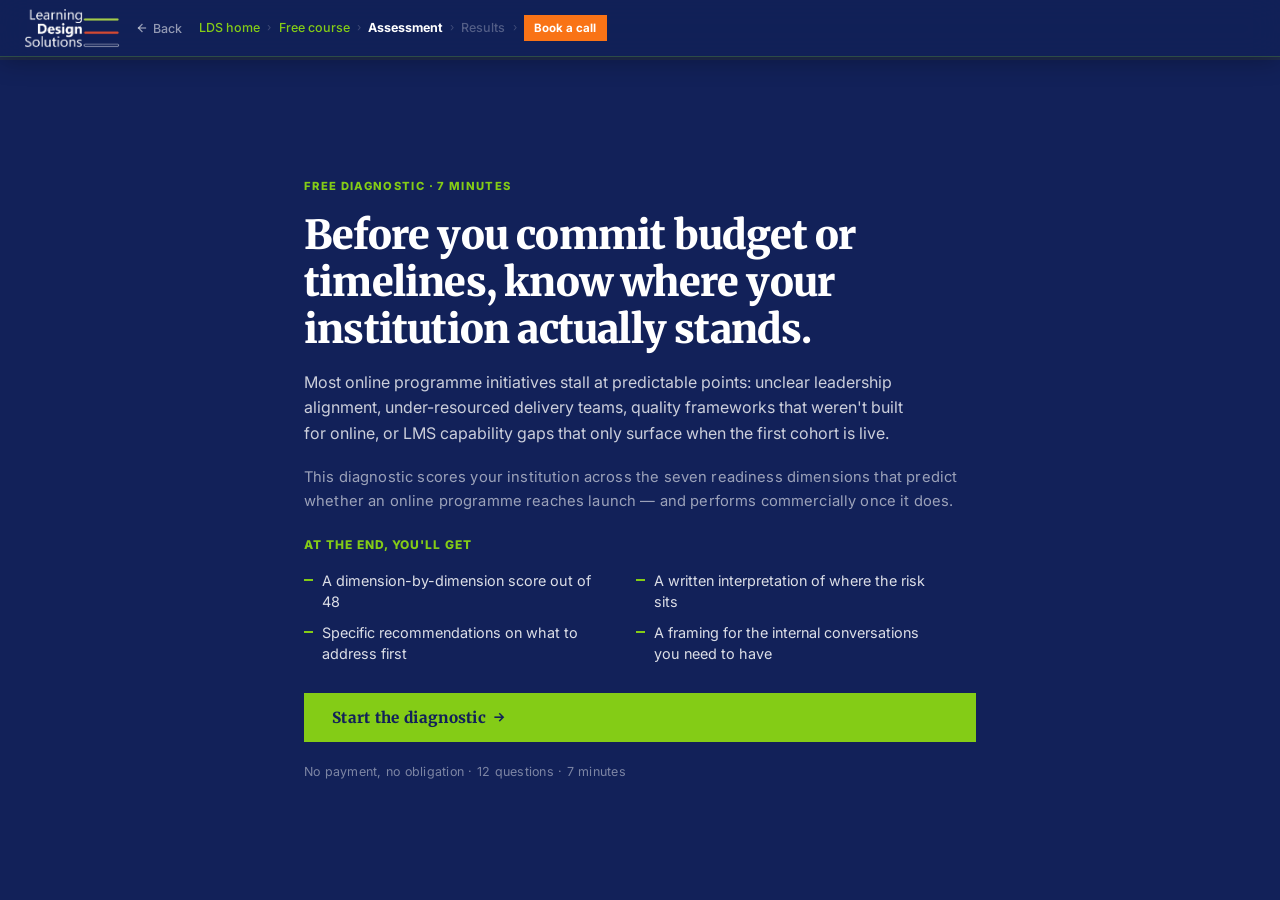
<file: tier2-assessment.html>
<!DOCTYPE html>
<html lang="en-GB">
<head>
    <meta charset="UTF-8">
    <meta name="viewport" content="width=device-width, initial-scale=1.0">
    <title>Online Programme Readiness Assessment — Learning Design Solutions</title>
    <link rel="preconnect" href="https://fonts.googleapis.com">
    <link rel="preconnect" href="https://fonts.gstatic.com" crossorigin>
    <link href="https://fonts.googleapis.com/css2?family=Inter:wght@400;500;600;700;800&family=Merriweather:ital,wght@0,700;0,900;1,700&display=swap" rel="stylesheet">
    <style>
        /* ============================================================
           DESIGN TOKENS — LDS brand system
        ============================================================ */
        :root {
            --navy:         #122159;
            --navy-dark:    #0d1a40;
            --navy-deep:    #0b163a;
            --green:        #84cc16;
            --green-dark:   #65a30d;
            --orange:       #f97316;
            --orange-dark:  #ea6c0a;
            --dark:         #1f2937;
            --grey-700:     #374151;
            --grey-600:     #4b5563;
            --grey-400:     #9ca3af;
            --grey-200:     #e5e7eb;
            --grey-100:     #f3f4f6;
            --white:        #ffffff;

            --score-red:            #ef4444;
            --score-red-bg:         #fef2f2;
            --score-red-border:     #fecaca;
            --score-amber:          #f97316;
            --score-amber-bg:       #fff7ed;
            --score-amber-border:   #fed7aa;
            --score-yg:             #84cc16;
            --score-yg-bg:          #f7fee7;
            --score-yg-border:      #d9f99d;
            --score-green:          #16a34a;
            --score-green-bg:       #f0fdf4;
            --score-green-border:   #bbf7d0;

            --font-body:    'Inter', -apple-system, BlinkMacSystemFont, sans-serif;
            --font-display: 'Merriweather', Georgia, serif;

            --slide-transition: 320ms cubic-bezier(0.4, 0, 0.2, 1);
        }

        /* ============================================================
           RESET & BASE
        ============================================================ */
        *, *::before, *::after {
            border-radius: 0 !important;
            box-sizing: border-box;
            margin: 0;
            padding: 0;
        }

        html, body {
            height: 100%;
            overflow: hidden;
        }

        body {
            font-family: var(--font-body);
            color: var(--dark);
            background: var(--navy-dark);
            font-size: 1rem;
            line-height: 1.6;
            -webkit-font-smoothing: antialiased;
        }

        button {
            font-family: var(--font-body);
            cursor: pointer;
        }

        /* ============================================================
           APP SHELL — fixed chrome + scrollable slide viewport
        ============================================================ */
        .app-shell {
            display: flex;
            flex-direction: column;
            height: 100vh;
            height: 100dvh;
            overflow: hidden;
        }

        /* ---- Top chrome — matches landing page navbar ---- */
        .app-header {
            flex: 0 0 auto;
            background-color: rgba(18, 33, 89, 0.92);
            backdrop-filter: blur(16px);
            -webkit-backdrop-filter: blur(16px);
            border-bottom: 1px solid rgba(132, 204, 22, 0.25);
            box-shadow: 0 4px 24px rgba(0, 0, 0, 0.28);
            display: flex;
            align-items: center;
            justify-content: space-between;
            padding: 0.5rem 1.5rem;
            min-height: 56px;
            z-index: 10;
        }

        .app-header__left {
            display: flex;
            align-items: center;
            gap: 1rem;
        }

        .app-header__brand {
            display: flex;
            align-items: center;
            text-decoration: none;
        }

        .app-header__brand img {
            height: 40px;
        }

        .app-header__brand-text {
            font-family: var(--font-body);
            font-weight: 800;
            font-size: 1.05rem;
            color: var(--white);
            text-decoration: none;
            letter-spacing: -0.01em;
        }

        .app-header__brand:hover .app-header__brand-text { color: var(--green); }

        .app-header__nav {
            display: flex;
            align-items: center;
            gap: 0.25rem;
        }

        .app-header__nav-link {
            color: rgba(255,255,255,0.9);
            text-decoration: none;
            font-size: 0.85rem;
            font-weight: 500;
            padding: 0.4rem 0.75rem;
            transition: color 0.2s;
        }

        .app-header__nav-link:hover { color: var(--green); }

        .app-header__nav-link--active {
            color: var(--white);
            font-weight: 600;
        }

        .app-header__cta {
            display: inline-flex;
            align-items: center;
            gap: 0.4rem;
            background: var(--orange);
            color: var(--white);
            font-size: 0.82rem;
            font-weight: 700;
            padding: 0.4rem 1rem;
            text-decoration: none;
            border: none;
            transition: background 0.2s;
            margin-left: 0.5rem;
        }

        .app-header__cta:hover { background: var(--orange-dark); color: var(--white); }

        .app-header__meta {
            font-size: 0.75rem;
            color: rgba(255,255,255,0.4);
            letter-spacing: 0.04em;
            display: none;
        }

        @media (max-width: 640px) {
            .app-header__nav { display: none; }
            .app-header__meta { display: block; }
        }

        /* ---- Progress bar (sits directly under header) ---- */
        .app-progress-bar {
            flex: 0 0 auto;
            height: 3px;
            background: rgba(255,255,255,0.08);
            position: relative;
            overflow: hidden;
        }

        .app-progress-bar__fill {
            position: absolute;
            inset: 0 100% 0 0;
            background: var(--green);
            transition: right var(--slide-transition);
        }

        /* ---- Slide viewport ---- */
        .slide-viewport {
            flex: 1 1 auto;
            position: relative;
            overflow: hidden;
        }

        /* ============================================================
           SLIDES
        ============================================================ */
        .slide {
            position: absolute;
            inset: 0;
            display: flex;
            flex-direction: column;
            overflow-y: auto;
            overflow-x: hidden;
            transform: translateX(100%);
            transition: transform var(--slide-transition);
            will-change: transform;
        }

        .slide.is-active {
            transform: translateX(0);
        }

        .slide.is-exiting-left {
            transform: translateX(-100%);
        }

        /* Centre the slide content in the viewport */
        .slide-inner {
            flex: 1 0 auto;
            display: flex;
            flex-direction: column;
            justify-content: center;
            max-width: 720px;
            width: 100%;
            margin: 0 auto;
            padding: 2rem 1.5rem;
        }

        /* ---- Slide backgrounds ---- */
        .slide--intro { background: var(--navy); }
        .slide--role { background: var(--navy); }
        .slide--question { background: var(--white); }
        .slide--results { background: var(--grey-100); }

        /* ============================================================
           INTRO / PREAMBLE SLIDE
        ============================================================ */
        .intro-slide__eyebrow {
            font-size: 0.7rem;
            font-weight: 800;
            letter-spacing: 0.12em;
            text-transform: uppercase;
            color: var(--green);
            margin-bottom: 1rem;
        }
        .intro-slide__title {
            font-family: var(--font-display);
            font-weight: 900;
            font-size: clamp(1.65rem, 4.2vw, 2.5rem);
            color: var(--white);
            line-height: 1.18;
            margin-bottom: 1rem;
            letter-spacing: -0.02em;
        }
        .intro-slide__lede {
            font-size: 1rem;
            color: rgba(255,255,255,0.78);
            line-height: 1.6;
            margin-bottom: 1.25rem;
            max-width: 620px;
        }
        .intro-slide__subtitle {
            font-size: 0.92rem;
            color: rgba(255,255,255,0.58);
            margin-bottom: 1.25rem;
            letter-spacing: 0.01em;
        }
        .intro-slide__deliverables {
            list-style: none;
            padding: 0;
            margin: 0 0 1.75rem 0;
            display: grid;
            grid-template-columns: 1fr 1fr;
            gap: 0.65rem 1.5rem;
            max-width: 640px;
        }
        .intro-slide__deliverables li {
            font-size: 0.9rem;
            color: rgba(255,255,255,0.85);
            line-height: 1.45;
            padding-left: 1.1rem;
            position: relative;
        }
        .intro-slide__deliverables li::before {
            content: '';
            position: absolute;
            left: 0;
            top: 0.55em;
            width: 0.55rem;
            height: 2px;
            background: var(--green);
        }
        .intro-slide__cta {
            background: var(--green);
            color: var(--navy);
            font-family: var(--font-display);
            font-weight: 800;
            font-size: 0.95rem;
            letter-spacing: 0.02em;
            padding: 0.95rem 1.75rem;
            border: 0;
            cursor: pointer;
            display: inline-flex;
            align-items: center;
            gap: 0.5rem;
            transition: transform 160ms ease, box-shadow 160ms ease;
        }
        .intro-slide__cta:hover {
            transform: translateY(-1px);
            box-shadow: 0 6px 18px rgba(0,0,0,0.25);
        }
        .intro-slide__trust {
            font-size: 0.78rem;
            color: rgba(255,255,255,0.45);
            margin-top: 1.25rem;
            letter-spacing: 0.02em;
        }
        @media (max-width: 640px) {
            .intro-slide__deliverables { grid-template-columns: 1fr; }
        }

        /* ============================================================
           ROLE SELECTION SLIDE
        ============================================================ */
        .role-slide__eyebrow {
            font-size: 0.7rem;
            font-weight: 800;
            letter-spacing: 0.12em;
            text-transform: uppercase;
            color: var(--green);
            margin-bottom: 1rem;
        }

        .role-slide__title {
            font-family: var(--font-display);
            font-weight: 900;
            font-size: clamp(1.5rem, 4vw, 2.25rem);
            color: var(--white);
            line-height: 1.2;
            margin-bottom: 0.5rem;
            letter-spacing: -0.02em;
        }

        .role-slide__subtitle {
            font-size: 0.95rem;
            color: rgba(255,255,255,0.6);
            margin-bottom: 2rem;
        }

        .role-options {
            display: flex;
            flex-direction: column;
            gap: 0.5rem;
        }

        .role-card {
            display: flex;
            align-items: center;
            gap: 1rem;
            padding: 1rem 1.25rem;
            background: rgba(255,255,255,0.05);
            border: 2px solid rgba(255,255,255,0.1);
            cursor: pointer;
            transition: border-color 0.18s ease, background-color 0.18s ease, transform 0.15s ease;
            text-align: left;
            width: 100%;
        }

        .role-card:hover {
            border-color: var(--green);
            background: rgba(132,204,22,0.08);
            transform: translateX(4px);
        }

        .role-card:focus-visible {
            outline: 3px solid var(--orange);
            outline-offset: 2px;
        }

        .role-card__icon {
            width: 40px;
            height: 40px;
            flex-shrink: 0;
            display: flex;
            align-items: center;
            justify-content: center;
            background: rgba(132,204,22,0.12);
            color: var(--green);
            font-size: 1.1rem;
        }

        .role-card__body { flex: 1; }

        .role-card__title {
            font-weight: 700;
            font-size: 0.9rem;
            color: var(--white);
            margin-bottom: 0.15rem;
        }

        .role-card__desc {
            font-size: 0.78rem;
            color: rgba(255,255,255,0.5);
            line-height: 1.4;
        }

        .role-card__arrow {
            color: rgba(255,255,255,0.25);
            font-size: 1rem;
            flex-shrink: 0;
            transition: color 0.18s, transform 0.18s;
        }

        .role-card:hover .role-card__arrow {
            color: var(--green);
            transform: translateX(3px);
        }

        /* ============================================================
           QUESTION SLIDES
        ============================================================ */
        .question-slide__meta {
            display: flex;
            align-items: center;
            justify-content: space-between;
            margin-bottom: 1.5rem;
        }

        .question-slide__dimension {
            display: inline-block;
            font-size: 0.65rem;
            font-weight: 800;
            letter-spacing: 0.12em;
            text-transform: uppercase;
            background: var(--navy);
            color: var(--white);
            padding: 0.25rem 0.65rem;
            border-left: 3px solid var(--green);
        }

        .question-slide__counter {
            font-size: 0.72rem;
            font-weight: 600;
            color: var(--grey-400);
            letter-spacing: 0.03em;
        }

        .question-slide__text {
            font-family: var(--font-display);
            font-weight: 700;
            font-size: clamp(1.05rem, 2.5vw, 1.35rem);
            line-height: 1.45;
            color: var(--dark);
            margin-bottom: 1rem;
        }

        .question-slide__context {
            font-size: 0.875rem;
            color: var(--grey-600);
            line-height: 1.65;
            margin-bottom: 1.5rem;
            padding-left: 0.75rem;
            border-left: 2px solid var(--grey-200);
        }

        .question-slide__context p { margin: 0 0 0.5rem; }
        .question-slide__context p:last-child { margin: 0; }

        /* ---- Answer options ---- */
        .answer-options {
            display: flex;
            flex-direction: column;
            gap: 0.5rem;
            margin-bottom: 1.5rem;
        }

        .answer-option {
            display: flex;
            align-items: center;
            gap: 0.875rem;
            padding: 0.9rem 1rem;
            border: 2px solid var(--grey-200);
            background: var(--white);
            cursor: pointer;
            transition: border-color 0.15s ease, background-color 0.15s ease, transform 0.12s ease;
            text-align: left;
            width: 100%;
        }

        .answer-option:hover {
            border-color: var(--navy);
            background: var(--grey-100);
        }

        .answer-option:focus-visible {
            outline: 3px solid var(--orange);
            outline-offset: 2px;
        }

        .answer-option.is-selected {
            border-color: var(--green);
            background: var(--score-yg-bg);
        }

        .answer-option__dot {
            width: 14px;
            height: 14px;
            flex-shrink: 0;
            position: relative;
        }

        .answer-option__dot-inner {
            width: 14px;
            height: 14px;
            display: block;
        }

        .answer-option--1 .answer-option__dot-inner { background: var(--score-red); }
        .answer-option--2 .answer-option__dot-inner { background: var(--score-amber); }
        .answer-option--3 .answer-option__dot-inner { background: #ca8a04; }
        .answer-option--4 .answer-option__dot-inner { background: var(--score-green); }

        .answer-option__label-group { flex: 1; }

        .answer-option__label-group {
            display: flex;
            flex-direction: column;
        }

        .answer-option__text {
            font-weight: 600;
            font-size: 0.95rem;
            color: var(--dark);
            line-height: 1.35;
        }

        .answer-option__subtext {
            font-size: 0.78rem;
            color: var(--grey-600);
            margin-top: 0.2rem;
            font-style: italic;
        }

        .answer-option__check {
            width: 20px;
            height: 20px;
            flex-shrink: 0;
            display: none;
            align-items: center;
            justify-content: center;
        }

        .answer-option__check svg {
            width: 16px;
            height: 16px;
            fill: var(--green-dark);
        }

        .answer-option.is-selected .answer-option__check { display: flex; }

        .answer-option__key-hint {
            font-size: 0.65rem;
            font-weight: 700;
            color: var(--grey-400);
            background: var(--grey-100);
            border: 1px solid var(--grey-200);
            padding: 0.1rem 0.35rem;
            letter-spacing: 0.04em;
            flex-shrink: 0;
        }

        /* ---- Nav buttons ---- */
        .slide-nav {
            display: flex;
            align-items: center;
            justify-content: space-between;
            gap: 0.75rem;
            padding-top: 0.5rem;
        }

        .btn-nav {
            display: inline-flex;
            align-items: center;
            gap: 0.5rem;
            padding: 0.75rem 1.5rem;
            font-size: 0.875rem;
            font-weight: 700;
            letter-spacing: 0.01em;
            border: 2px solid transparent;
            transition: all 0.15s ease;
            cursor: pointer;
            text-decoration: none;
        }

        .btn-nav:focus-visible {
            outline: 3px solid var(--orange);
            outline-offset: 2px;
        }

        .btn-nav--back {
            background: transparent;
            border-color: var(--grey-200);
            color: var(--grey-600);
        }

        .btn-nav--back:hover {
            border-color: var(--navy);
            color: var(--navy);
        }

        .btn-nav--next {
            background: var(--orange);
            border-color: var(--orange);
            color: var(--white);
            margin-left: auto;
        }

        .btn-nav--next:hover:not(:disabled) {
            background: var(--orange-dark);
            border-color: var(--orange-dark);
        }

        .btn-nav--next:disabled {
            background: var(--grey-200);
            border-color: var(--grey-200);
            color: var(--grey-400);
            cursor: not-allowed;
        }

        .btn-nav--next-auto {
            background: var(--navy);
            border-color: var(--navy);
            color: var(--white);
            font-size: 0.72rem;
            padding: 0.4rem 0.85rem;
            margin-left: auto;
        }

        .unanswered-hint {
            font-size: 0.75rem;
            color: var(--grey-400);
            font-style: italic;
            align-self: center;
        }

        /* ============================================================
           RESULTS SLIDE — Dashboard layout
        ============================================================ */
        .results-slide {
            background: var(--grey-100);
            overflow-y: auto;
        }

        /* Override the default slide-inner for results — full width, no centering */
        .results-slide .slide-inner {
            justify-content: flex-start;
            max-width: none;
            padding: 0;
            width: 100%;
        }

        /* ---- Dashboard wrapper ---- */
        .results-dashboard {
            display: grid;
            grid-template-columns: 380px 1fr;
            grid-template-areas: "left right";
            min-height: 100%;
            align-items: start;
        }

        /* ---- LEFT COLUMN — sticky score panel ---- */
        .results-left-panel {
            grid-area: left;
            position: sticky;
            top: 0;
            height: calc(100vh - 59px); /* viewport minus header+progress bar */
            display: flex;
            flex-direction: column;
            background: var(--navy);
            padding: 2rem 1.75rem 1.5rem;
            overflow-y: auto;
        }

        /* Score gauge area */
        .results-gauge-wrapper {
            display: flex;
            flex-direction: column;
            align-items: center;
            flex-shrink: 0;
            padding-bottom: 1.5rem;
            border-bottom: 1px solid rgba(255,255,255,0.1);
            margin-bottom: 1.25rem;
        }

        .results-gauge-svg-container {
            position: relative;
            width: 180px;
            height: 180px;
            margin-bottom: 1rem;
        }

        .results-gauge-svg-container svg {
            width: 100%;
            height: 100%;
        }

        .results-gauge-center-text {
            position: absolute;
            inset: 0;
            display: flex;
            flex-direction: column;
            align-items: center;
            justify-content: center;
            pointer-events: none;
        }

        .results-gauge-score {
            font-family: var(--font-display);
            font-weight: 900;
            font-size: 2.75rem;
            color: var(--white);
            line-height: 1;
            letter-spacing: -0.04em;
        }

        .results-gauge-denom {
            font-size: 0.8rem;
            font-weight: 600;
            color: rgba(255,255,255,0.4);
            letter-spacing: 0.03em;
            margin-top: 0.15rem;
        }

        .results-category-badge {
            display: inline-block;
            font-size: 0.6rem;
            font-weight: 800;
            letter-spacing: 0.12em;
            text-transform: uppercase;
            padding: 0.25rem 0.65rem;
            margin-bottom: 0.5rem;
        }

        .results-category-badge--early    { background: var(--score-red); color: var(--white); }
        .results-category-badge--building { background: #eab308; color: #1a1400; }
        .results-category-badge--positioned { background: var(--green); color: var(--navy-deep); }
        .results-category-badge--ready    { background: var(--score-green); color: var(--white); }

        .results-category-name {
            font-family: var(--font-display);
            font-weight: 900;
            font-size: 1.15rem;
            color: var(--white);
            text-align: center;
            line-height: 1.2;
            margin-bottom: 0.4rem;
        }

        .results-category-desc {
            font-size: 0.78rem;
            color: rgba(255,255,255,0.55);
            line-height: 1.6;
            text-align: center;
        }

        /* Radar in left panel */
        .results-radar-panel {
            flex: 1;
            display: flex;
            flex-direction: column;
            min-height: 0;
        }

        .results-radar-panel-title {
            font-size: 0.6rem;
            font-weight: 800;
            letter-spacing: 0.12em;
            text-transform: uppercase;
            color: rgba(255,255,255,0.35);
            margin-bottom: 0.75rem;
        }

        .results-radar-panel .radar-container {
            display: flex;
            align-items: center;
            justify-content: center;
            flex: 1;
        }

        /* CTA pinned at bottom of left panel */
        .results-left-cta {
            flex-shrink: 0;
            margin-top: 1.25rem;
            padding-top: 1.25rem;
            border-top: 1px solid rgba(255,255,255,0.1);
        }

        .results-left-cta__label {
            font-size: 0.72rem;
            color: rgba(255,255,255,0.45);
            margin-bottom: 0.6rem;
            line-height: 1.4;
        }

        /* ---- RIGHT COLUMN — scrollable cards ---- */
        .results-right-panel {
            grid-area: right;
            padding: 1.75rem 1.75rem 2rem;
            background: var(--grey-100);
        }

        .results-right-panel__eyebrow {
            font-size: 0.6rem;
            font-weight: 800;
            letter-spacing: 0.12em;
            text-transform: uppercase;
            color: var(--grey-400);
            margin-bottom: 0.85rem;
        }

        /* Dimension card grid */
        .results-dimension-grid {
            display: grid;
            grid-template-columns: 1fr 1fr;
            gap: 0.75rem;
            margin-bottom: 0.75rem;
        }

        /* Single dimension card */
        .dimension-card {
            background: var(--white);
            border-left: 4px solid var(--grey-200);
            cursor: pointer;
            transition: box-shadow 0.2s ease, transform 0.2s ease;
            overflow: hidden;
        }

        .dimension-card:hover {
            box-shadow: 0 4px 16px rgba(0,0,0,0.10);
            transform: translateY(-2px);
        }

        .dimension-card:focus-visible {
            outline: 3px solid var(--orange);
            outline-offset: 2px;
        }

        /* Accent colours */
        .dimension-card--low       { border-left-color: var(--score-red); }
        .dimension-card--medium    { border-left-color: var(--score-amber); }
        .dimension-card--high      { border-left-color: #ca8a04; }
        .dimension-card--excellent { border-left-color: var(--score-green); }

        .dimension-card__header {
            display: flex;
            align-items: center;
            gap: 0.6rem;
            padding: 0.85rem 1rem 0.5rem;
        }

        .dimension-card__icon {
            font-size: 1.1rem;
            flex-shrink: 0;
            line-height: 1;
        }

        .dimension-card__name-group {
            flex: 1;
            min-width: 0;
        }

        .dimension-card__name {
            font-weight: 700;
            font-size: 0.78rem;
            color: var(--dark);
            line-height: 1.25;
            display: block;
        }

        .dimension-card__score {
            font-size: 0.72rem;
            font-weight: 700;
            color: var(--grey-400);
        }

        .dimension-card__chevron {
            flex-shrink: 0;
            color: var(--grey-400);
            font-size: 0.7rem;
            transition: transform 0.3s ease;
            line-height: 1;
            padding-right: 0.25rem;
        }

        .dimension-card.is-open .dimension-card__chevron {
            transform: rotate(180deg);
        }

        /* Persistent visual highlight on open cards */
        .dimension-card.is-open {
            box-shadow: 0 4px 20px rgba(0,0,0,0.13);
        }

        .dimension-card--low.is-open       { background: var(--score-red-bg); }
        .dimension-card--medium.is-open    { background: var(--score-amber-bg); }
        .dimension-card--high.is-open      { background: #fffbeb; }
        .dimension-card--excellent.is-open { background: var(--score-green-bg); }

        .dimension-card__bar-row {
            padding: 0 1rem 0.75rem;
        }

        .dimension-bar-track {
            height: 5px;
            background: var(--grey-200);
            overflow: hidden;
        }

        .dimension-bar-fill {
            height: 100%;
            width: 0;
            transition: width 0.8s cubic-bezier(0.4, 0, 0.2, 1);
        }

        .dimension-bar-fill--low       { background: var(--score-red); }
        .dimension-bar-fill--medium    { background: var(--score-amber); }
        .dimension-bar-fill--high      { background: #ca8a04; }
        .dimension-bar-fill--excellent { background: var(--score-green); }

        /* Expandable detail */
        .dimension-card__detail {
            max-height: 0;
            overflow: hidden;
            transition: max-height 0.32s cubic-bezier(0.4, 0, 0.2, 1);
        }

        .dimension-card.is-open .dimension-card__detail {
            max-height: 600px;
        }

        .dimension-card__detail-inner {
            padding: 0 1rem 1rem;
            border-top: 1px solid var(--grey-200);
            margin-top: 0;
        }

        .dimension-card__text {
            font-size: 0.78rem;
            color: var(--grey-600);
            line-height: 1.65;
            padding-top: 0.75rem;
        }

        .dimension-card__text strong { color: var(--navy); }

        /* Technical capacity card — full-width, always expanded */
        .dimension-card--tech {
            grid-column: 1 / -1;
            background: var(--navy-deep);
            border-left: 4px solid var(--green);
            cursor: default;
            animation: techPulse 2.5s ease-in-out 0.5s 3;
        }

        @keyframes techPulse {
            0%, 100% { box-shadow: 0 0 0 0 rgba(132,204,22,0); }
            50%       { box-shadow: 0 0 0 6px rgba(132,204,22,0.18); }
        }

        .dimension-card--tech:hover {
            transform: none;
            box-shadow: none;
        }

        .dimension-card--tech .dimension-card__name  { color: var(--white); }
        .dimension-card--tech .dimension-card__score { color: var(--green); }
        .dimension-card--tech .dimension-card__icon  { color: var(--green); }

        .dimension-card--tech .dimension-card__label {
            font-size: 0.6rem;
            font-weight: 800;
            letter-spacing: 0.12em;
            text-transform: uppercase;
            color: var(--green);
            display: block;
            margin-bottom: 0.2rem;
        }

        .dimension-card--tech .dimension-bar-track { background: rgba(255,255,255,0.1); }

        .dimension-card--tech .dimension-card__detail-inner { border-top-color: rgba(255,255,255,0.12); }

        .dimension-card--tech .dimension-card__text {
            color: rgba(255,255,255,0.65);
        }

        .dimension-card--tech .dimension-card__text strong { color: var(--white); }

        .dimension-card--tech .dimension-card__detail { max-height: 600px; }

        /* ---- Conclusion insight box ---- */
        .results-insight-box {
            background: var(--white);
            border-left: 4px solid var(--green);
            padding: 1.25rem 1.25rem 1.25rem 1.25rem;
            margin-bottom: 0;
        }

        .results-insight-box__eyebrow {
            font-size: 0.6rem;
            font-weight: 800;
            letter-spacing: 0.12em;
            text-transform: uppercase;
            color: var(--grey-400);
            margin-bottom: 0.4rem;
        }

        .results-insight-box__headline {
            font-family: var(--font-display);
            font-weight: 700;
            font-size: 0.95rem;
            color: var(--navy);
            margin-bottom: 0.5rem;
            line-height: 1.3;
        }

        .results-conclusion-text {
            font-size: 0.82rem;
            color: var(--grey-700);
            line-height: 1.7;
            margin-bottom: 0.6rem;
        }

        .results-conclusion-text:last-of-type { margin-bottom: 0; }
        .results-conclusion-text strong { color: var(--navy); }

        /* ---- Case-study stub (sits above CTA) ---- */
        .results-case-study {
            margin-top: 1.75rem;
            background: var(--white);
            border: 1px solid var(--grey-200);
            border-left: 3px solid var(--orange);
            padding: 1.25rem 1.5rem;
        }
        .results-case-study__eyebrow {
            font-family: var(--font-display);
            font-weight: 800;
            font-size: 0.72rem;
            letter-spacing: 0.12em;
            text-transform: uppercase;
            color: var(--orange);
            margin: 0 0 0.6rem 0;
        }
        .results-case-study__body {
            font-size: 0.95rem;
            line-height: 1.55;
            color: var(--navy);
            margin: 0 0 0.75rem 0;
        }
        .results-case-study__footnote {
            font-size: 0.82rem;
            color: var(--grey-600);
            margin: 0;
            line-height: 1.5;
        }

        /* ---- CTA block — inline next-step card at end of results content ---- */
        .results-cta-block {
            position: relative;
            margin-top: 1.5rem;
            background: rgba(13, 26, 64, 0.94);
            border-top: 3px solid var(--orange);
            display: flex;
            align-items: center;
            gap: 1.5rem;
            padding: 1.25rem 1.75rem;
            flex-wrap: wrap;
        }

        .results-cta-block__left {
            flex: 1;
            min-width: 0;
        }

        .results-cta-block__title {
            font-family: var(--font-display);
            font-weight: 900;
            font-size: clamp(0.82rem, 1.5vw, 1rem);
            color: var(--white);
            margin-bottom: 0;
            line-height: 1.25;
            white-space: nowrap;
            overflow: hidden;
            text-overflow: ellipsis;
        }

        .results-cta-block__text {
            font-size: 0.72rem;
            color: rgba(255,255,255,0.45);
            line-height: 1.4;
            margin: 0;
            white-space: nowrap;
            overflow: hidden;
            text-overflow: ellipsis;
        }

        .results-cta-block__right {
            display: flex;
            flex-direction: row;
            align-items: center;
            gap: 0.5rem;
            flex-shrink: 0;
        }

        .results-cta-buttons {
            display: flex;
            gap: 0.65rem;
            flex-wrap: wrap;
            justify-content: flex-end;
        }

        .btn-cta-primary {
            display: inline-flex;
            align-items: center;
            gap: 0.4rem;
            padding: 0.75rem 1.4rem;
            background: var(--orange);
            border: 2px solid var(--orange);
            color: var(--white);
            font-weight: 700;
            font-size: 0.875rem;
            text-decoration: none;
            transition: all 0.15s ease;
            cursor: pointer;
        }

        .btn-cta-primary:hover { background: var(--orange-dark); border-color: var(--orange-dark); color: var(--white); }

        .btn-cta-outline {
            display: inline-flex;
            align-items: center;
            gap: 0.4rem;
            padding: 0.75rem 1.1rem;
            background: transparent;
            border: 2px solid rgba(255,255,255,0.25);
            color: rgba(255,255,255,0.75);
            font-weight: 600;
            font-size: 0.875rem;
            text-decoration: none;
            transition: all 0.15s ease;
            cursor: pointer;
        }

        .btn-cta-outline:hover {
            border-color: rgba(255,255,255,0.6);
            color: var(--white);
        }

        .btn-cta-primary:focus-visible,
        .btn-cta-outline:focus-visible {
            outline: 3px solid var(--orange);
            outline-offset: 2px;
        }

        .results-cta-email {
            font-size: 0.72rem;
            color: rgba(255,255,255,0.35);
            text-align: right;
        }

        .results-cta-email a { color: rgba(255,255,255,0.55); }
        .results-cta-email a:hover { color: var(--green); }

        .save-feedback {
            display: none;
            align-items: center;
            gap: 0.3rem;
            font-size: 0.72rem;
            color: var(--green);
            font-weight: 600;
            justify-content: flex-end;
        }

        .save-feedback.is-visible { display: flex; }

        /* ---- Card fade-in animation ---- */
        @keyframes cardFadeUp {
            from { opacity: 0; transform: translateY(10px); }
            to   { opacity: 1; transform: translateY(0); }
        }

        .dimension-card {
            animation: cardFadeUp 0.4s ease both;
        }

        /* ============================================================
           RESULTS RESPONSIVE
        ============================================================ */

        /* Tablet: horizontal top bar for score + radar, full-width cards below */
        @media (max-width: 1024px) and (min-width: 768px) {
            .results-dashboard {
                grid-template-columns: 1fr;
                grid-template-areas: "left" "right";
            }

            .results-left-panel {
                position: static;
                height: auto;
                flex-direction: row;
                flex-wrap: wrap;
                align-items: flex-start;
                gap: 1.5rem;
                padding: 1.5rem;
            }

            .results-gauge-wrapper {
                flex-direction: row;
                align-items: center;
                gap: 1.25rem;
                padding-bottom: 0;
                border-bottom: none;
                border-right: 1px solid rgba(255,255,255,0.1);
                padding-right: 1.5rem;
                margin-bottom: 0;
            }

            .results-gauge-svg-container {
                width: 130px;
                height: 130px;
                margin-bottom: 0;
            }

            .results-gauge-score { font-size: 2rem; }

            .results-category-name,
            .results-category-desc { text-align: left; }

            .results-radar-panel {
                flex: 1;
                min-width: 220px;
            }

            .results-left-cta { width: 100%; border-top: 1px solid rgba(255,255,255,0.1); padding-top: 1rem; margin-top: 0; }
        }

        /* Mobile: everything stacks */
        @media (max-width: 767px) {
            .results-dashboard {
                grid-template-columns: 1fr;
                grid-template-areas: "left" "right";
            }

            .results-left-panel {
                position: static;
                height: auto;
                padding: 1.5rem 1.25rem;
            }

            .results-gauge-svg-container {
                width: 150px;
                height: 150px;
            }

            .results-gauge-score { font-size: 2.25rem; }

            .results-right-panel {
                padding: 1.25rem 1rem 1.5rem;
            }

            .results-dimension-grid {
                grid-template-columns: 1fr;
            }

            .dimension-card--tech { grid-column: 1; }

            /* Fixed CTA bar stays horizontal on mobile — hide text description */
            .results-cta-block__text { display: none; }
            .results-cta-block { gap: 0.75rem; padding: 0.75rem 1rem; }
            .save-feedback { justify-content: flex-start; }
        }

        /* ============================================================
           VISUALLY HIDDEN
        ============================================================ */
        .sr-only {
            position: absolute !important;
            width: 1px !important;
            height: 1px !important;
            padding: 0 !important;
            margin: -1px !important;
            overflow: hidden !important;
            clip: rect(0,0,0,0) !important;
            border: 0 !important;
        }

        /* ============================================================
           RESPONSIVE
        ============================================================ */
        @media (max-width: 600px) {
            .app-header { padding: 0 1rem; }
            .slide-inner { padding: 1.25rem 1rem; }

            .role-card { padding: 0.75rem 1rem; }
            .role-card__icon { display: none; }

            .answer-option__key-hint { display: none; }
        }

        /* ============================================================
           SVG ICONS (inline, no external dependency)
        ============================================================ */
        .icon { display: inline-block; vertical-align: middle; }

        /* ============================================================
           BREADCRUMB NAV — journey progress in header
        ============================================================ */
        .journey-breadcrumb {
            display: flex;
            align-items: center;
            gap: 0;
            list-style: none;
            margin: 0;
            padding: 0;
        }

        .journey-breadcrumb__item {
            display: flex;
            align-items: center;
            gap: 0;
        }

        .journey-breadcrumb__sep {
            color: rgba(255,255,255,0.2);
            font-size: 0.7rem;
            padding: 0 0.35rem;
            flex-shrink: 0;
            user-select: none;
        }

        .journey-breadcrumb__link,
        .journey-breadcrumb__current,
        .journey-breadcrumb__future {
            font-size: 0.78rem;
            font-weight: 500;
            white-space: nowrap;
            text-decoration: none;
            padding: 0.25rem 0.1rem;
            transition: color 0.15s;
        }

        /* Past steps: green, clickable */
        .journey-breadcrumb__link {
            color: var(--green);
        }
        .journey-breadcrumb__link:hover { color: #a3e635; text-decoration: underline; }

        /* Current step: white + bold */
        .journey-breadcrumb__current {
            color: var(--white);
            font-weight: 700;
        }

        /* Future steps: muted grey, not interactive */
        .journey-breadcrumb__future {
            color: rgba(255,255,255,0.28);
            cursor: default;
        }

        /* "Book a call" always styled as mini orange CTA */
        .journey-breadcrumb__cta {
            font-size: 0.72rem;
            font-weight: 700;
            color: var(--white);
            background: var(--orange);
            padding: 0.25rem 0.65rem;
            text-decoration: none;
            transition: background 0.15s;
            margin-left: 0.1rem;
        }
        .journey-breadcrumb__cta:hover { background: var(--orange-dark); color: var(--white); }

        /* Back arrow before first item */
        .journey-breadcrumb__back {
            display: flex;
            align-items: center;
            gap: 0.3rem;
            color: rgba(255,255,255,0.55);
            font-size: 0.78rem;
            font-weight: 500;
            text-decoration: none;
            margin-right: 0.75rem;
            transition: color 0.15s;
            cursor: pointer;
            background: none;
            border: none;
            padding: 0;
        }
        .journey-breadcrumb__back:hover { color: var(--white); }

        /* Mobile: show only current step + back */
        @media (max-width: 640px) {
            .journey-breadcrumb__item--hide-mobile { display: none; }
            .journey-breadcrumb__sep--hide-mobile  { display: none; }
        }

        /* ============================================================
           PRINT STYLES — for PDF export via window.print()
        ============================================================ */
        @media print {
            /* Hide interactive chrome */
            .app-header,
            .app-progress-bar,
            .results-cta-block,
            .results-left-cta,
            .slide-nav,
            .slide--role,
            .slide--question {
                display: none !important;
            }

            /* Reset fixed/overflow layout for print */
            html, body {
                height: auto !important;
                overflow: visible !important;
            }

            .app-shell,
            .slide-viewport,
            .slide--results {
                display: block !important;
                position: static !important;
                height: auto !important;
                overflow: visible !important;
                transform: none !important;
            }

            .slide--results .slide-inner {
                display: block !important;
            }

            /* Single-column layout */
            .results-dashboard {
                display: block !important;
            }

            .results-left-panel {
                position: static !important;
                height: auto !important;
                overflow: visible !important;
                display: flex !important;
                flex-direction: row !important;
                flex-wrap: wrap !important;
                gap: 1rem !important;
                padding: 1rem !important;
                page-break-inside: avoid;
            }

            .results-right-panel {
                padding: 1rem !important;
            }

            .dimension-card__detail {
                max-height: none !important;
            }

            .dimension-card.is-open .dimension-card__detail,
            .dimension-card__detail {
                max-height: none !important;
                display: block !important;
            }

            /* Print header */
            body::before {
                content: "Learning Design Solutions — Online Programme Readiness Assessment";
                display: block;
                font-family: 'Inter', sans-serif;
                font-size: 0.75rem;
                font-weight: 700;
                color: #122159;
                letter-spacing: 0.08em;
                text-transform: uppercase;
                padding: 0.5rem 1rem;
                border-bottom: 2px solid #122159;
                margin-bottom: 1rem;
            }

            /* Print footer */
            body::after {
                content: "learningdesignsolutions.co.uk";
                display: block;
                font-family: 'Inter', sans-serif;
                font-size: 0.7rem;
                color: #9ca3af;
                text-align: center;
                padding: 1rem;
                margin-top: 2rem;
                border-top: 1px solid #e5e7eb;
            }

            /* Ensure cards expand in print */
            .dimension-card { page-break-inside: avoid; }
        }
    </style>
</head>
<body>

<div class="app-shell" role="application" aria-label="Online Programme Readiness Assessment">

    <!-- Fixed header -->
    <header class="app-header">
        <div class="app-header__left">
            <a href="index.html" class="app-header__brand">
                <img src="images/lds-logo-stacked.png" alt="Learning Design Solutions">
            </a>
            <nav class="app-header__nav" aria-label="Assessment journey progress" id="journey-nav">
                <!-- Breadcrumb injected by JS; fallback for no-JS -->
                <a href="index.html" class="app-header__nav-link">Home</a>
                <a href="tier1-course.html" class="app-header__nav-link">Free course</a>
                <span class="app-header__nav-link app-header__nav-link--active">Assessment</span>
                <a href="book-a-call.html" class="app-header__cta">Talk to Andrew</a>
            </nav>
        </div>
        <span class="app-header__meta" id="header-meta" aria-live="polite">Readiness assessment</span>
    </header>

    <!-- Progress bar -->
    <div class="app-progress-bar" role="progressbar" aria-valuenow="0" aria-valuemin="0" aria-valuemax="100" aria-label="Assessment progress" id="progress-bar">
        <div class="app-progress-bar__fill" id="progress-fill"></div>
    </div>

    <!-- Slide viewport -->
    <div class="slide-viewport" id="slide-viewport">

        <!-- =====================================================
             SLIDE -1: INTRO / PREAMBLE
        ===================================================== -->
        <div class="slide slide--intro is-active" id="slide-intro" role="region" aria-labelledby="intro-title" tabindex="-1">
            <div class="slide-inner">
                <p class="intro-slide__eyebrow">Free diagnostic &middot; 7 minutes</p>
                <h1 class="intro-slide__title" id="intro-title">Before you commit budget or timelines, know where your institution actually stands.</h1>
                <p class="intro-slide__lede">Most online programme initiatives stall at predictable points: unclear leadership alignment, under-resourced delivery teams, quality frameworks that weren't built for online, or LMS capability gaps that only surface when the first cohort is live.</p>
                <p class="intro-slide__subtitle">This diagnostic scores your institution across the seven readiness dimensions that predict whether an online programme reaches launch — and performs commercially once it does.</p>
                <p class="intro-slide__subtitle" style="color: rgba(255,255,255,0.78); margin-bottom: 0.85rem;"><strong style="color: var(--green); font-weight: 800; letter-spacing: 0.08em; text-transform: uppercase; font-size: 0.75rem;">At the end, you'll get</strong></p>
                <ul class="intro-slide__deliverables">
                    <li>A dimension-by-dimension score out of 48</li>
                    <li>A written interpretation of where the risk sits</li>
                    <li>Specific recommendations on what to address first</li>
                    <li>A framing for the internal conversations you need to have</li>
                </ul>
                <button class="intro-slide__cta" id="intro-start-btn" type="button" aria-label="Start the diagnostic — go to role selection">
                    Start the diagnostic
                    <span aria-hidden="true">&#8594;</span>
                </button>
                <p class="intro-slide__trust">No payment, no obligation &middot; 12 questions &middot; 7 minutes</p>
            </div>
        </div>

        <!-- =====================================================
             SLIDE 0: ROLE SELECTION
        ===================================================== -->
        <div class="slide slide--role" id="slide-role" role="region" aria-labelledby="role-title" tabindex="-1">
            <div class="slide-inner">
                <p class="role-slide__eyebrow">Free assessment &middot; 7 minutes</p>
                <h1 class="role-slide__title" id="role-title">First, tell us about your role</h1>
                <p class="role-slide__subtitle">This helps us tailor the questions to your perspective and frame the results in a way that's useful for you.</p>

                <div class="role-options" role="list">

                    <button class="role-card" data-role="strategic" data-role-label="Vice-chancellor / Provost / Principal / CEO"
                            role="listitem" aria-label="Select: Vice-chancellor, Provost, Principal or CEO">
                        <div class="role-card__icon" aria-hidden="true">
                            <svg width="18" height="18" viewBox="0 0 24 24" fill="none" stroke="currentColor" stroke-width="2.5" stroke-linecap="square" stroke-linejoin="miter"><path d="M3 9l9-7 9 7v11a2 2 0 0 1-2 2H5a2 2 0 0 1-2-2z"/><polyline points="9 22 9 12 15 12 15 22"/></svg>
                        </div>
                        <div class="role-card__body">
                            <div class="role-card__title">Vice-chancellor / Provost / Principal / CEO</div>
                            <div class="role-card__desc">I oversee institutional strategy and major investment decisions</div>
                        </div>
                        <span class="role-card__arrow" aria-hidden="true">&#8594;</span>
                    </button>

                    <button class="role-card" data-role="strategic" data-role-label="Pro-vice-chancellor / Academic Director (Education / Digital)"
                            role="listitem" aria-label="Select: Pro-vice-chancellor or Academic Director, Education or Digital">
                        <div class="role-card__icon" aria-hidden="true">
                            <svg width="18" height="18" viewBox="0 0 24 24" fill="none" stroke="currentColor" stroke-width="2.5" stroke-linecap="square" stroke-linejoin="miter"><circle cx="12" cy="8" r="4"/><path d="M4 20c0-4 3.6-7 8-7s8 3 8 7"/></svg>
                        </div>
                        <div class="role-card__body">
                            <div class="role-card__title">Pro-vice-chancellor / Academic Director (Education / Digital)</div>
                            <div class="role-card__desc">I lead the education or digital transformation portfolio</div>
                        </div>
                        <span class="role-card__arrow" aria-hidden="true">&#8594;</span>
                    </button>

                    <button class="role-card" data-role="strategic" data-role-label="Dean / Head of faculty / Head of Programmes"
                            role="listitem" aria-label="Select: Dean, Head of faculty or Head of Programmes">
                        <div class="role-card__icon" aria-hidden="true">
                            <svg width="18" height="18" viewBox="0 0 24 24" fill="none" stroke="currentColor" stroke-width="2.5" stroke-linecap="square" stroke-linejoin="miter"><path d="M17 21v-2a4 4 0 0 0-4-4H5a4 4 0 0 0-4 4v2"/><circle cx="9" cy="7" r="4"/><path d="M23 21v-2a4 4 0 0 0-3-3.87"/><path d="M16 3.13a4 4 0 0 1 0 7.75"/></svg>
                        </div>
                        <div class="role-card__body">
                            <div class="role-card__title">Dean / Head of faculty / Head of Programmes</div>
                            <div class="role-card__desc">I manage academic programmes within my faculty or organisation</div>
                        </div>
                        <span class="role-card__arrow" aria-hidden="true">&#8594;</span>
                    </button>

                    <button class="role-card" data-role="operational" data-role-label="Director of digital education / Head of online learning"
                            role="listitem" aria-label="Select: Director of digital education or Head of online learning">
                        <div class="role-card__icon" aria-hidden="true">
                            <svg width="18" height="18" viewBox="0 0 24 24" fill="none" stroke="currentColor" stroke-width="2.5" stroke-linecap="square" stroke-linejoin="miter"><rect x="2" y="3" width="20" height="14"/><line x1="8" y1="21" x2="16" y2="21"/><line x1="12" y1="17" x2="12" y2="21"/></svg>
                        </div>
                        <div class="role-card__body">
                            <div class="role-card__title">Director of digital education / Head of online learning</div>
                            <div class="role-card__desc">I lead the operational delivery of online programmes</div>
                        </div>
                        <span class="role-card__arrow" aria-hidden="true">&#8594;</span>
                    </button>

                    <button class="role-card" data-role="operational" data-role-label="Programme director / Course leader"
                            role="listitem" aria-label="Select: Programme director or Course leader">
                        <div class="role-card__icon" aria-hidden="true">
                            <svg width="18" height="18" viewBox="0 0 24 24" fill="none" stroke="currentColor" stroke-width="2.5" stroke-linecap="square" stroke-linejoin="miter"><path d="M14 2H6a2 2 0 0 0-2 2v16a2 2 0 0 0 2 2h12a2 2 0 0 0 2-2V8z"/><polyline points="14 2 14 8 20 8"/><line x1="16" y1="13" x2="8" y2="13"/><line x1="16" y1="17" x2="8" y2="17"/><polyline points="10 9 9 9 8 9"/></svg>
                        </div>
                        <div class="role-card__body">
                            <div class="role-card__title">Programme director / Course leader</div>
                            <div class="role-card__desc">I manage specific programme development and delivery</div>
                        </div>
                        <span class="role-card__arrow" aria-hidden="true">&#8594;</span>
                    </button>

                    <button class="role-card" data-role="operational" data-role-label="Learning designer / Educational technologist"
                            role="listitem" aria-label="Select: Learning designer or Educational technologist">
                        <div class="role-card__icon" aria-hidden="true">
                            <svg width="18" height="18" viewBox="0 0 24 24" fill="none" stroke="currentColor" stroke-width="2.5" stroke-linecap="square" stroke-linejoin="miter"><polygon points="12 2 15.09 8.26 22 9.27 17 14.14 18.18 21.02 12 17.77 5.82 21.02 7 14.14 2 9.27 8.91 8.26 12 2"/></svg>
                        </div>
                        <div class="role-card__body">
                            <div class="role-card__title">Learning designer / Educational technologist</div>
                            <div class="role-card__desc">I design and build online learning experiences</div>
                        </div>
                        <span class="role-card__arrow" aria-hidden="true">&#8594;</span>
                    </button>

                </div>
            </div>
        </div>

        <!-- Question slides are injected by JS -->

        <!-- Results slide placeholder -->
        <div class="slide slide--results results-slide" id="slide-results" role="region" aria-labelledby="results-heading" tabindex="-1">
            <div class="slide-inner">
                <div id="results-content"></div>
            </div>
        </div>

    </div><!-- /slide-viewport -->
</div><!-- /app-shell -->

<script>
(function () {
    'use strict';

    /* ============================================================
       DATA — questions for both tracks
    ============================================================ */

    var ANSWER_OPTIONS = [
        { score: 1, text: 'Not at all', subtext: 'No', colorClass: 'answer-option--1' },
        { score: 2, text: 'In early stages', subtext: 'Partially', colorClass: 'answer-option--2' },
        { score: 3, text: 'Mostly in place', subtext: 'Largely yes', colorClass: 'answer-option--3' },
        { score: 4, text: 'Fully established', subtext: 'Yes, comprehensively', colorClass: 'answer-option--4' }
    ];

    var QUESTIONS = {
        strategic: [
            // Dimension 1a — Strategic clarity
            {
                id: 'q1',
                dimension: 'Strategic clarity',
                text: 'Does your institution have a formally approved strategy for online programme development, with defined goals and timelines?',
                context: '<p>Without a formally approved strategy, online learning initiatives tend to stall at the first governance hurdle. Boards and finance committees need to see documented intent with clear targets before they authorise the investment required to build properly.</p><p>A formal strategy also protects the initiative during leadership changes — which are common. When the strategy is on paper and approved, it outlasts the individuals who championed it.</p>'
            },
            // Dimension 1b — Strategic clarity
            {
                id: 'q2',
                dimension: 'Strategic clarity',
                text: 'Has leadership allocated a ring-fenced budget for online programme development, separate from general teaching funds?',
                context: '<p>Ring-fenced budget is the single strongest indicator of strategic commitment. When online learning competes for funds from the same pot as day-to-day operational or teaching costs, it almost always loses to more immediate pressures.</p><p>Institutions that treat online development as a capital investment — with its own budget line, business case, and ROI target — are far more likely to reach launch and to generate the commercial returns that justify continued investment.</p>'
            },
            // Dimension 2 — Leadership alignment
            {
                id: 'q3',
                dimension: 'Leadership alignment',
                text: 'How aligned is the senior leadership team on the priority and direction of online programme development?',
                context: '<p>Misalignment at senior level is the most common cause of stalled online programmes. If the VC or CEO champions it but the CFO is sceptical, or the academic board is divided, the initiative will face constant friction that slows every decision and approval.</p><p>True alignment means leadership can articulate a consistent answer to: why online, why now, and which programmes first. If that answer varies depending on who you ask, there is work to do before development begins.</p>'
            },
            // Dimension 3 — Resource readiness
            {
                id: 'q4',
                dimension: 'Resource readiness',
                text: 'Does the institution have access to the specialist roles needed — learning designers, media producers, platform administrators?',
                context: '<p>These specialist roles are consistently the hardest gap to close. Most institutions have subject matter experts (academics) and generalist IT support, but very few have in-house learning designers and media producers with real experience in online course production.</p><p>The cost of building this capability from scratch is significant and takes 12–18 months before you reach consistent quality. Knowing your current position clearly is the starting point for a realistic build or buy decision.</p>'
            },
            // Dimension 4 — Quality framework
            {
                id: 'q5',
                dimension: 'Quality framework',
                text: 'Is there an institutional quality framework specifically adapted for online programme design, delivery, and assessment?',
                context: '<p>Standard institutional quality processes were built for face-to-face delivery. They check the right things for face-to-face teaching, but they miss the criteria that determine whether an online programme actually works: accessibility compliance, digital assessment integrity, weekly engagement patterns, and technical performance.</p><p>Without online-specific quality criteria, development teams have no shared standard to build to — which means every module gets reviewed differently, and the student experience is inconsistent.</p>'
            },
            // Dimension 5a — Student experience focus
            {
                id: 'q6',
                dimension: 'Student experience focus',
                text: 'Has the institution conducted research into what online learners actually need — beyond just digitising existing materials?',
                context: '<p>The most common mistake institutions make is assuming that online students need the same things as campus students, delivered through a screen. In practice, online learners have fundamentally different needs: they study in shorter bursts, across multiple devices, often alongside work and family commitments.</p><p>Programmes built without this understanding tend to replicate lecture structures online — and then wonder why completion rates are low. Research upfront saves significant rework later.</p>'
            },
            // Dimension 5b — Student experience focus
            {
                id: 'q7',
                dimension: 'Student experience focus',
                text: 'Are there defined success metrics for student outcomes in online programmes, and is someone accountable for them?',
                context: '<p>Online programmes that lack defined outcome metrics drift. Without clear targets for completion rates, engagement levels, and student satisfaction — and without a named individual responsible for tracking them — there is no mechanism to identify problems before they compound across multiple cohorts.</p><p>The accountability question is as important as the metrics themselves. Institutional data often exists, but if nobody owns the numbers, they do not drive improvement.</p>'
            },
            // Dimension 6 — Scalability planning
            {
                id: 'q8',
                dimension: 'Scalability planning',
                text: 'Is there a plan for how online programme development scales beyond a pilot — including staffing, technology, and cross-institutional coordination?',
                context: '<p>Pilots succeed; scale-ups fail. This is one of the most consistent patterns in online programme development. The resources, relationships, and decision-making processes that work for a single pilot programme break down when you try to run five or ten simultaneously across multiple departments or faculties.</p><p>Planning for scale from the outset — even if you start with a single programme — means your processes, templates, and governance structures are designed to grow rather than to be rebuilt from scratch at every expansion.</p>'
            },
            // Dimension 7a — Technical capacity
            {
                id: 'q9',
                dimension: 'Technical capacity',
                text: 'Does the institution have in-house learning design expertise — not lecturers with a side interest, but specialists who do this full-time?',
                context: '<p>This distinction matters enormously. A lecturer who is enthusiastic about online learning and a professional learning designer with five years of experience produce very different results — and the gap shows directly in student engagement and completion rates.</p><p>Specialist learning designers bring a discipline that does not come from academic training: learning outcomes mapping, activity sequencing, cognitive load management, and multimedia pedagogy. These are learnable, but only with dedicated practice and professional development time that academics simply do not have.</p>'
            },
            // Dimension 7b — Technical capacity
            {
                id: 'q10',
                dimension: 'Technical capacity',
                text: 'Does the institution have hands-on LMS configuration and customisation capability — people who can build, not just administer?',
                context: '<p>Most institutions have someone who can manage LMS users, run reports, and upload content. Very few have people who can configure the platform to deliver a genuinely engaging online experience: custom course structures, integrated assessment workflows, adaptive release conditions, and analytics dashboards for student tracking.</p><p>The difference between a well-configured LMS and a default installation is the difference between a professional online course and a digital filing cabinet. This capability is almost always underinvested because it is invisible until it is missing.</p>'
            },
            // Dimension 7c — Technical capacity (multimedia — reordered per Andrew, Apr 2026)
            {
                id: 'q12',
                dimension: 'Technical capacity',
                text: 'Does the institution have in-house multimedia production capability — video, animation, interactive content?',
                context: '<p>Quality online programmes require professionally produced learning materials: well-shot and edited video, interactive activities, and polished presentation design. This does not mean broadcast-quality production for everything, but it does mean a standard that fee-paying online students consider professional.</p><p>In-house multimedia capability is rare. Most institutions either rely on academics filming themselves at their desks — which students find underwhelming — or commission external production at significant cost. Knowing your position clearly determines your production strategy.</p>'
            },
            // Dimension 7d — Technical capacity (reframed per Andrew, Apr 2026: was "online assessments built" — replaced with academic regulations for online/flexible study)
            {
                id: 'q11',
                dimension: 'Technical capacity',
                text: 'Has the institution established and operationalised clear academic regulations and policies to govern online and flexible study — including assessment integrity, progression, engagement monitoring, and student accountability in a non-campus environment?',
                context: '<p>Online and flexible provision requires more than adapting existing campus-based regulations. Institutions must ensure that academic rules — such as assessment regulations, progression requirements, attendance and engagement expectations, academic misconduct (including AI use), and appeals processes — are clearly defined, consistently applied, and enforceable in an online context where students may study asynchronously and remotely.</p><p>Without robust and transparent regulatory frameworks, institutions risk inconsistencies in student experience, challenges to academic standards, and increased disputes around fairness and integrity.</p>'
            }
        ],

        operational: [
            // Dimension 1a — Strategic clarity
            {
                id: 'q1',
                dimension: 'Strategic clarity',
                text: 'Is there a documented strategy for online programme development that your team can reference and align to?',
                context: '<p>A documented strategy gives your team a shared reference point for decision-making. Without it, every design choice — from content format to assessment type — gets made in isolation, and the programme loses coherence across modules and contributors.</p><p>Documentation also protects your team from shifting priorities. When leadership direction changes (as it does), a written strategy provides a stable baseline and a basis for managing scope changes formally rather than absorbing them silently.</p>'
            },
            // Dimension 1b — Strategic clarity
            {
                id: 'q2',
                dimension: 'Strategic clarity',
                text: 'Do you have a confirmed budget and resource allocation for the online programmes you\'re developing?',
                context: '<p>Confirmed budget and resource allocation are the foundations of realistic project planning. Without both, delivery teams are constantly at risk of having timelines overridden by budget constraints that were never clearly defined at the start.</p><p>Resource allocation is often the more critical of the two. Even with adequate budget, if the people doing the work are not ring-fenced from other institutional demands, delivery timelines become aspirational rather than realistic.</p>'
            },
            // Dimension 2 — Leadership alignment
            {
                id: 'q3',
                dimension: 'Leadership alignment',
                text: 'How clear and consistent is the direction you receive from leadership about online programme priorities?',
                context: '<p>Inconsistent direction from leadership creates rework. When priorities shift mid-development — different stakeholders pushing for different approaches — the people doing the build absorb the cost in time, quality, and morale.</p><p>Clear direction does not mean no flexibility; it means decisions are made at the right level, communicated clearly, and do not reverse without proper change management. The best-resourced teams still fail when the direction above them is muddled.</p>'
            },
            // Dimension 3 — Resource readiness
            {
                id: 'q4',
                dimension: 'Resource readiness',
                text: 'Does your team currently include or have access to dedicated learning designers, media production, and LMS administration?',
                context: '<p>These three capabilities — learning design, media production, and LMS configuration — are the core production engine for online programmes. When any one of them is missing or inadequate, the others are constrained: great design cannot be produced without production capacity; great content is wasted in a poorly configured LMS.</p><p>The keyword is "dedicated". People carrying these responsibilities alongside a full academic or administrative workload cannot deliver at the quality or pace that a funded online programme requires.</p>'
            },
            // Dimension 4 — Quality framework
            {
                id: 'q5',
                dimension: 'Quality framework',
                text: 'Do you work within a defined quality framework that covers online learning design standards, assessment integrity, and learner support?',
                context: '<p>A quality framework for your team serves two functions: it sets the standard that every module is built to, and it provides a shared language for review and sign-off. Without it, quality becomes a matter of individual judgement — which means inconsistency across the programme and difficult conversations with reviewers who are applying different criteria.</p><p>Online-specific quality criteria should include accessibility standards, cognitive load benchmarks for multimedia content, assessment integrity requirements, and minimum engagement design expectations. Generic institutional quality processes rarely cover these adequately.</p>'
            },
            // Dimension 5a — Student experience focus
            {
                id: 'q6',
                dimension: 'Student experience focus',
                text: 'Has your team conducted learner research or gathered feedback to understand what online students need from the experience?',
                context: '<p>Design decisions made without learner insight tend to reflect the preferences of the people building the programme rather than the people who will use it. Online learners have specific needs — study flexibility, mobile accessibility, clear weekly structure, fast feedback on assessments — that are easy to miss when designing from an academic perspective.</p><p>Even lightweight learner research — interviews with a handful of prospective students, analysis of comparable programmes, review of existing completion data — produces significant improvements in design quality relative to building blind.</p>'
            },
            // Dimension 5b — Student experience focus
            {
                id: 'q7',
                dimension: 'Student experience focus',
                text: 'Do you track completion rates, engagement, and learner satisfaction for your online programmes, with clear targets?',
                context: '<p>Tracking without targets is reporting without accountability. Completion rates and engagement data tell you what is happening; targets tell you whether it is good enough. Without targets, teams have no basis for escalating problems or justifying investment in improvements.</p><p>The right tracking setup also enables early intervention. Students who are disengaging — logging in less frequently, missing submission deadlines — can be supported before they withdraw, but only if someone is looking at the data in something close to real time.</p>'
            },
            // Dimension 6 — Scalability planning
            {
                id: 'q8',
                dimension: 'Scalability planning',
                text: 'Do you have processes and templates that could scale to support multiple programme developments running simultaneously?',
                context: '<p>Teams that build without templates and documented processes become the bottleneck as volume increases. If every new programme requires the same decisions to be made from scratch — about content format, assessment type, platform configuration, review workflow — delivery speed stays low regardless of how many people you add.</p><p>Templates, style guides, and production workflows are investments that pay dividends across every subsequent programme. They also make quality consistent without requiring constant supervision from senior team members.</p>'
            },
            // Dimension 7a — Technical capacity
            {
                id: 'q9',
                dimension: 'Technical capacity',
                text: 'Do you have dedicated learning designers on your team — not academics wearing a second hat, but specialists focused on online course design?',
                context: '<p>The distinction between a subject matter expert and a learning designer is not about intelligence or commitment — it is about training, methodology, and focus. Professional learning designers apply specific frameworks to structure content for online learning: they think in learning objectives, activity sequences, and cognitive load. Academics think in subject domains.</p><p>The practical difference shows up in student engagement and completion. Programmes designed by specialists consistently outperform those adapted from academic presentations, even when the academic content is identical.</p>'
            },
            // Dimension 7b — Technical capacity
            {
                id: 'q10',
                dimension: 'Technical capacity',
                text: 'Can your team configure, customise, and build within your LMS platform — not just manage users and upload content?',
                context: '<p>There is a wide gap between LMS administration and LMS build capability. Administration means managing enrolments, running reports, and uploading files. Build capability means configuring course structures, setting up assessment workflows, creating conditional release logic, and integrating third-party tools.</p><p>Most institutional LMS setups are operated at the administration level because build capability is rare and takes time to develop. The result is that the platform\'s potential to deliver a genuinely engaging online experience goes largely unrealised.</p>'
            },
            // Dimension 7c — Technical capacity (multimedia reordered before assessment build for parity with strategic track, Apr 2026)
            {
                id: 'q12',
                dimension: 'Technical capacity',
                text: 'Does your team have access to multimedia production — professional video, animation, or interactive content creation?',
                context: '<p>The production quality bar for online learning has risen significantly as learners compare professional-quality content from commercial e-learning providers with institutional course materials. This does not mean cinematic production values for every piece of content, but it does mean video that is well-lit, clearly edited, and properly captioned; interactions that actually work on mobile; and presentation design that does not look like a PowerPoint from 2008.</p><p>Without multimedia production access — whether in-house or through a reliable external partner — design ambitions consistently get scaled back to whatever the team can produce with basic tools, which limits the learning experience you can offer.</p>'
            },
            // Dimension 7d — Technical capacity (reframed per Andrew, Apr 2026: from "online assessments built" to academic regulations for online/flexible study, mirrored from strategic track)
            {
                id: 'q11',
                dimension: 'Technical capacity',
                text: 'Do you work to clear academic regulations and policies for online and flexible study — covering assessment integrity, progression, engagement monitoring, and student accountability — that you can apply consistently for online cohorts?',
                context: '<p>Online and flexible provision requires more than adapting existing campus-based regulations. Delivery teams need the academic rules — assessment regulations, progression requirements, attendance and engagement expectations, academic misconduct (including AI use), and appeals processes — clearly defined, consistently applied, and enforceable in an online context where students may study asynchronously and remotely.</p><p>Without robust and transparent regulatory frameworks, teams end up making case-by-case judgement calls that lead to inconsistent student experience, challenges to academic standards, and increased disputes around fairness and integrity.</p>'
            }
        ]
    };

    var DIMENSIONS = [
        { id: 'strategic',    name: 'Strategic clarity',       questionIds: ['q1','q2'], max: 8 },
        { id: 'leadership',   name: 'Leadership alignment',    questionIds: ['q3'],      max: 4 },
        { id: 'resource',     name: 'Resource readiness',      questionIds: ['q4'],      max: 4 },
        { id: 'quality',      name: 'Quality framework',       questionIds: ['q5'],      max: 4 },
        { id: 'student',      name: 'Student experience focus',questionIds: ['q6','q7'], max: 8 },
        { id: 'scalability',  name: 'Scalability planning',    questionIds: ['q8'],      max: 4 },
        { id: 'technical',    name: 'Technical capacity',      questionIds: ['q9','q10','q11','q12'], max: 16 }
    ];

    var SCORE_CATEGORIES = [
        { min: 12, max: 21, name: 'Early stage',          badgeClass: 'results-category-badge--early',       desc: 'Your institution is at the beginning of its online learning journey. Significant groundwork is needed across multiple dimensions before launching programmes.' },
        { min: 22, max: 33, name: 'Building foundations', badgeClass: 'results-category-badge--building',    desc: 'You have some elements in place but meaningful gaps remain. A structured approach with the right support will help you move forward efficiently.' },
        { min: 34, max: 42, name: 'Well positioned',      badgeClass: 'results-category-badge--positioned',  desc: 'Strong foundations across most dimensions. With targeted support in your weaker areas — particularly Technical Capacity — you could launch programmes confidently.' },
        { min: 43, max: 48, name: 'Launch ready',         badgeClass: 'results-category-badge--ready',       desc: 'Your institution has excellent readiness across most dimensions. The right specialist partnership could help you move faster and avoid the pitfalls that even well-prepared institutions encounter.' }
    ];

    /* ============================================================
       STATE
    ============================================================ */
    var state = {
        track: null,          // 'strategic' | 'operational'
        roleLabel: '',
        currentSlide: 'role', // 'role' | 'q0'..'q11' | 'results'
        slideIndex: -1,       // -1 = role slide, 0..11 = questions, 12 = results
        answers: {},          // { q1: 3, q2: 1, ... }
        questions: []         // active question array (set after role selection)
    };

    /* ============================================================
       DOM references
    ============================================================ */
    var viewport = document.getElementById('slide-viewport');
    var progressFill = document.getElementById('progress-fill');
    var progressBar = document.getElementById('progress-bar');
    var headerMeta = document.getElementById('header-meta');

    var slideRole = document.getElementById('slide-role');
    var slideResults = document.getElementById('slide-results');
    var resultsContent = document.getElementById('results-content');

    /* ============================================================
       SLIDE MANAGEMENT
    ============================================================ */

    function getAllSlides() {
        return Array.from(viewport.querySelectorAll('.slide'));
    }

    function navigateToSlide(targetSlide, direction) {
        // direction: 'forward' | 'backward'
        var current = viewport.querySelector('.slide.is-active');

        if (current === targetSlide) return;

        // Set entering slide position
        if (direction === 'forward') {
            targetSlide.style.transform = 'translateX(100%)';
        } else {
            targetSlide.style.transform = 'translateX(-100%)';
        }

        // Force reflow
        void targetSlide.offsetHeight;

        // Make both animate
        current.style.transition = 'transform ' + getComputedStyle(document.documentElement).getPropertyValue('--slide-transition');
        targetSlide.style.transition = 'transform ' + getComputedStyle(document.documentElement).getPropertyValue('--slide-transition');

        if (direction === 'forward') {
            current.style.transform = 'translateX(-100%)';
        } else {
            current.style.transform = 'translateX(100%)';
        }
        targetSlide.style.transform = 'translateX(0)';

        // Swap active class
        current.classList.remove('is-active');
        targetSlide.classList.add('is-active');

        // Focus the new slide for screen readers
        setTimeout(function () {
            targetSlide.focus();
        }, 50);
    }

    /* ============================================================
       QUESTION SLIDE FACTORY
    ============================================================ */

    function buildQuestionSlide(qIndex) {
        var q = state.questions[qIndex];
        var totalQ = state.questions.length;
        var slideId = 'slide-q' + qIndex;

        var slide = document.createElement('div');
        slide.className = 'slide slide--question';
        slide.id = slideId;
        slide.setAttribute('role', 'region');
        slide.setAttribute('aria-labelledby', slideId + '-text');
        slide.setAttribute('tabindex', '-1');
        slide.style.transform = 'translateX(100%)';

        var inner = document.createElement('div');
        inner.className = 'slide-inner';

        // Meta row
        var meta = document.createElement('div');
        meta.className = 'question-slide__meta';
        meta.innerHTML = '<span class="question-slide__dimension">' + escapeHtml(q.dimension) + '</span>'
                       + '<span class="question-slide__counter">Question ' + (qIndex + 1) + ' of ' + totalQ + '</span>';

        // Question text
        var qText = document.createElement('h2');
        qText.className = 'question-slide__text';
        qText.id = slideId + '-text';
        qText.textContent = q.text;

        // Context
        var ctx = document.createElement('div');
        ctx.className = 'question-slide__context';
        ctx.setAttribute('aria-label', 'Context for this question');
        ctx.innerHTML = q.context;

        // Answer options
        var optionsDiv = document.createElement('div');
        optionsDiv.className = 'answer-options';
        optionsDiv.setAttribute('role', 'radiogroup');
        optionsDiv.setAttribute('aria-label', 'Answer options for: ' + q.text);

        ANSWER_OPTIONS.forEach(function (opt, optIdx) {
            var btn = document.createElement('button');
            btn.className = 'answer-option ' + opt.colorClass;
            btn.setAttribute('role', 'radio');
            btn.setAttribute('aria-checked', 'false');
            btn.setAttribute('data-score', opt.score);
            btn.setAttribute('data-q', q.id);
            btn.setAttribute('aria-label', 'Score ' + opt.score + ': ' + opt.text + ' — ' + opt.subtext);

            btn.innerHTML = '<span class="answer-option__dot" aria-hidden="true"><span class="answer-option__dot-inner"></span></span>'
                          + '<span class="answer-option__label-group"><span class="answer-option__text">' + escapeHtml(opt.text) + '</span>'
                          + '<span class="answer-option__subtext">' + escapeHtml(opt.subtext) + '</span></span>'
                          + '<span class="answer-option__key-hint" aria-hidden="true">' + (optIdx + 1) + '</span>'
                          + '<span class="answer-option__check" aria-hidden="true">'
                          + '<svg viewBox="0 0 24 24" fill="none" stroke="currentColor" stroke-width="3" stroke-linecap="square"><polyline points="20 6 9 17 4 12"/></svg>'
                          + '</span>';

            btn.addEventListener('click', function () {
                selectAnswer(q.id, opt.score, optionsDiv, qIndex);
            });

            optionsDiv.appendChild(btn);
        });

        // Navigation
        var nav = document.createElement('div');
        nav.className = 'slide-nav';

        if (qIndex > 0) {
            var backBtn = document.createElement('button');
            backBtn.className = 'btn-nav btn-nav--back';
            backBtn.setAttribute('aria-label', 'Go back to previous question');
            backBtn.innerHTML = '<svg width="14" height="14" viewBox="0 0 24 24" fill="none" stroke="currentColor" stroke-width="2.5" stroke-linecap="square"><line x1="19" y1="12" x2="5" y2="12"/><polyline points="12 19 5 12 12 5"/></svg> Back';
            backBtn.addEventListener('click', function () { goToPrevQuestion(qIndex); });
            nav.appendChild(backBtn);
        } else {
            var backRoleBtn = document.createElement('button');
            backRoleBtn.className = 'btn-nav btn-nav--back';
            backRoleBtn.setAttribute('aria-label', 'Go back to role selection');
            backRoleBtn.innerHTML = '<svg width="14" height="14" viewBox="0 0 24 24" fill="none" stroke="currentColor" stroke-width="2.5" stroke-linecap="square"><line x1="19" y1="12" x2="5" y2="12"/><polyline points="12 19 5 12 12 5"/></svg> Back';
            backRoleBtn.addEventListener('click', function () { goToRoleSlide(); });
            nav.appendChild(backRoleBtn);
        }

        var hint = document.createElement('span');
        hint.className = 'unanswered-hint';
        hint.id = slideId + '-hint';
        hint.textContent = 'Select an answer to continue';
        hint.setAttribute('aria-live', 'polite');
        nav.appendChild(hint);

        var nextBtn = document.createElement('button');
        nextBtn.className = 'btn-nav btn-nav--next';
        nextBtn.disabled = true;
        nextBtn.setAttribute('aria-describedby', slideId + '-hint');

        if (qIndex < totalQ - 1) {
            nextBtn.setAttribute('aria-label', 'Next question');
            nextBtn.innerHTML = 'Next <svg width="14" height="14" viewBox="0 0 24 24" fill="none" stroke="currentColor" stroke-width="2.5" stroke-linecap="square"><line x1="5" y1="12" x2="19" y2="12"/><polyline points="12 5 19 12 12 19"/></svg>';
            nextBtn.addEventListener('click', function () { goToNextQuestion(qIndex); });
        } else {
            nextBtn.setAttribute('aria-label', 'See my results');
            nextBtn.innerHTML = '<svg width="14" height="14" viewBox="0 0 24 24" fill="none" stroke="currentColor" stroke-width="2.5" stroke-linecap="square"><polyline points="22 12 18 12 15 21 9 3 6 12 2 12"/></svg> See my results';
            nextBtn.addEventListener('click', function () { showResults(); });
        }

        nav.appendChild(nextBtn);
        slide.dataset.nextBtn = slideId + '-next';

        inner.appendChild(meta);
        inner.appendChild(qText);
        inner.appendChild(ctx);
        inner.appendChild(optionsDiv);
        inner.appendChild(nav);
        slide.appendChild(inner);

        // Store refs on the slide element for quick access
        slide._nextBtn = nextBtn;
        slide._hint = hint;

        return slide;
    }

    /* ============================================================
       ANSWER HANDLING
    ============================================================ */

    function selectAnswer(qId, score, optionsDiv, qIndex) {
        state.answers[qId] = score;

        // Update UI
        var allOpts = optionsDiv.querySelectorAll('.answer-option');
        allOpts.forEach(function (btn) {
            var isSelected = parseInt(btn.getAttribute('data-score'), 10) === score;
            btn.classList.toggle('is-selected', isSelected);
            btn.setAttribute('aria-checked', isSelected ? 'true' : 'false');
        });

        // Enable next button
        var slide = document.getElementById('slide-q' + qIndex);
        if (slide) {
            slide._nextBtn.disabled = false;
            slide._hint.textContent = '';
        }

        updateProgress();

        // Auto-advance after short delay if not last question
        if (qIndex < state.questions.length - 1) {
            setTimeout(function () {
                goToNextQuestion(qIndex);
            }, 420);
        }
    }

    /* ============================================================
       NAVIGATION
    ============================================================ */

    function goToRoleSlide() {
        var currentSlide = viewport.querySelector('.slide.is-active');
        navigateToSlide(slideRole, 'backward');
        state.slideIndex = -1;
        updateHeaderMeta();
        updateProgress();
    }

    function startAssessment(track, roleLabel) {
        state.track = track;
        state.roleLabel = roleLabel;
        state.questions = QUESTIONS[track];
        state.answers = {};

        // Build all question slides
        var existingQSlides = viewport.querySelectorAll('[id^="slide-q"]');
        existingQSlides.forEach(function (s) { s.remove(); });

        state.questions.forEach(function (q, idx) {
            var slide = buildQuestionSlide(idx);
            // Insert before results slide
            viewport.insertBefore(slide, slideResults);
        });

        // Restore any previous answers if user is coming back
        state.questions.forEach(function (q, idx) {
            if (state.answers[q.id] !== undefined) {
                restoreAnswer(idx, state.answers[q.id]);
            }
        });

        state.slideIndex = 0;
        var firstQSlide = document.getElementById('slide-q0');
        navigateToSlide(firstQSlide, 'forward');
        updateHeaderMeta();
        updateProgress();
    }

    function restoreAnswer(qIndex, score) {
        var slide = document.getElementById('slide-q' + qIndex);
        if (!slide) return;
        var optionsDiv = slide.querySelector('.answer-options');
        var allOpts = optionsDiv.querySelectorAll('.answer-option');
        allOpts.forEach(function (btn) {
            var isSelected = parseInt(btn.getAttribute('data-score'), 10) === score;
            btn.classList.toggle('is-selected', isSelected);
            btn.setAttribute('aria-checked', isSelected ? 'true' : 'false');
        });
        if (slide._nextBtn) slide._nextBtn.disabled = false;
        if (slide._hint) slide._hint.textContent = '';
    }

    function goToNextQuestion(currentIndex) {
        if (state.answers[state.questions[currentIndex].id] === undefined) return;
        var nextIndex = currentIndex + 1;
        var nextSlide = document.getElementById('slide-q' + nextIndex);
        if (!nextSlide) return;
        state.slideIndex = nextIndex;
        navigateToSlide(nextSlide, 'forward');
        updateHeaderMeta();
    }

    function goToPrevQuestion(currentIndex) {
        var prevIndex = currentIndex - 1;
        var prevSlide = prevIndex >= 0 ? document.getElementById('slide-q' + prevIndex) : slideRole;
        if (!prevSlide) return;
        state.slideIndex = prevIndex;
        navigateToSlide(prevSlide, 'backward');
        updateHeaderMeta();
    }

    /* ============================================================
       PROGRESS BAR
    ============================================================ */

    function updateProgress() {
        var total = state.questions.length;
        if (total === 0) {
            progressFill.style.right = '100%';
            progressBar.setAttribute('aria-valuenow', '0');
            return;
        }
        var answered = Object.keys(state.answers).length;
        var pct = (answered / total) * 100;
        progressFill.style.right = (100 - pct) + '%';
        progressBar.setAttribute('aria-valuenow', Math.round(pct));
    }

    function updateHeaderMeta() {
        if (state.slideIndex < 0) {
            headerMeta.textContent = 'Readiness Assessment';
        } else if (state.slideIndex < state.questions.length) {
            headerMeta.textContent = 'Question ' + (state.slideIndex + 1) + ' of ' + state.questions.length;
        } else {
            headerMeta.textContent = 'Your results';
        }
        updateBreadcrumb();
    }

    /* ============================================================
       KEYBOARD NAVIGATION
    ============================================================ */

    document.addEventListener('keydown', function (e) {
        var activeSlide = viewport.querySelector('.slide.is-active');
        if (!activeSlide) return;

        // Number keys 1-4 to select answer on question slides
        if (activeSlide.id && activeSlide.id.startsWith('slide-q')) {
            var qIndex = parseInt(activeSlide.id.replace('slide-q', ''), 10);
            var keyNum = parseInt(e.key, 10);
            if (keyNum >= 1 && keyNum <= 4) {
                var optionsDiv = activeSlide.querySelector('.answer-options');
                var opts = optionsDiv.querySelectorAll('.answer-option');
                if (opts[keyNum - 1]) opts[keyNum - 1].click();
                return;
            }

            // Arrow right / Enter to go next if answered
            if ((e.key === 'ArrowRight' || e.key === 'Enter') && document.activeElement === document.body) {
                var nextBtn = activeSlide._nextBtn;
                if (nextBtn && !nextBtn.disabled) nextBtn.click();
                return;
            }

            // Arrow left to go back
            if (e.key === 'ArrowLeft' && document.activeElement === document.body) {
                var backBtn = activeSlide.querySelector('.btn-nav--back');
                if (backBtn) backBtn.click();
            }
        }
    });

    /* ============================================================
       INTRO → ROLE
    ============================================================ */

    var slideIntro = document.getElementById('slide-intro');
    var introStartBtn = document.getElementById('intro-start-btn');
    if (introStartBtn) {
        introStartBtn.addEventListener('click', function () {
            navigateToSlide(slideRole, 'forward');
        });
    }

    /* ============================================================
       ROLE SELECTION
    ============================================================ */

    slideRole.querySelectorAll('.role-card').forEach(function (card) {
        card.addEventListener('click', function () {
            startAssessment(card.getAttribute('data-role'), card.getAttribute('data-role-label'));
        });
    });

    /* ============================================================
       RESULTS
    ============================================================ */

    function getTotalScore() {
        return state.questions.reduce(function (sum, q) {
            return sum + (state.answers[q.id] || 0);
        }, 0);
    }

    function getDimensionScore(dim) {
        return dim.questionIds.reduce(function (sum, qId) {
            return sum + (state.answers[qId] || 0);
        }, 0);
    }

    function getScoreCategory(total) {
        return SCORE_CATEGORIES.find(function (c) { return total >= c.min && total <= c.max; }) || SCORE_CATEGORIES[0];
    }

    function getBarClass(score, max) {
        var p = score / max;
        if (p <= 0.35) return 'low';
        if (p <= 0.60) return 'medium';
        if (p <= 0.85) return 'high';
        return 'excellent';
    }

    function getDimensionResultText(dimId, score, max) {
        var p = score / max;
        var track = state.track;

        var texts = {
            strategic: {
                low:       '<strong>Your online strategy needs a defined foundation before you begin building.</strong> Without a documented plan and leadership sign-off, development efforts stall at the first governance hurdle or budget review. Secure a written commitment from senior leadership that names target programmes, intended audience, and the commercial model. Assign a single senior sponsor who owns the initiative end-to-end. Institutions that skip this step typically burn three to six months in false starts.',
                medium:    '<strong>You have strategic intent, but it needs to be sharpened into an actionable plan.</strong> The risk at this stage is that online learning sits as a line item in a broader strategy document without specific targets, timelines, or accountable owners. Translate your strategic direction into a delivery roadmap: which programmes launch first, what does success look like at six and twelve months, and who makes the day-to-day decisions? Confirm that your budget covers not just content creation but also platform costs, marketing, and ongoing maintenance.',
                high:      '<strong>Your strategic foundations are solid.</strong> You have leadership buy-in, allocated budget, and a clear direction. Ensure the strategy connects to operational reality: confirm that the people doing the work understand the priorities, and that decision-making authority is clear enough to avoid bottlenecks during development. Revisit your strategy quarterly during the build phase.',
                excellent: '<strong>You have an unusually strong strategic foundation.</strong> Your direction is clear, approved, and resourced. Focus now on protecting this clarity as you enter development — scope creep and mid-build priority changes are the main risks at this stage, not strategic ambiguity.'
            },
            leadership: {
                low:       '<strong>Leadership misalignment will create friction at every decision point.</strong> If the people with authority over resources, approvals, and direction are not consistently aligned, your development team will absorb that uncertainty in rework, delays, and conflicting briefs. Address alignment explicitly — not by assuming it — before development begins.',
                medium:    '<strong>Partial alignment is better than none, but gaps remain that will surface during development.</strong> The moments when leadership disagreement becomes costly are typically around scope changes, budget requests, and go-live decisions. Map out where the disagreements lie and address them through structured conversations now, not during a crisis mid-build.',
                high:      '<strong>Leadership is broadly aligned, and that provides a stable platform for development.</strong> Protect this alignment by maintaining clear, regular communication with all senior stakeholders throughout the build — not just at milestone reviews. Alignment is easier to maintain than it is to repair once it breaks.',
                excellent: '<strong>Strong and consistent leadership alignment is one of the clearest predictors of successful programme delivery.</strong> Your position here is genuinely uncommon. Keep it by ensuring the alignment extends downward through the organisation to the teams doing the work.'
            },
            resource: {
                low:       '<strong>Resource gaps at this level will directly limit your delivery quality and speed.</strong> Without access to specialist roles — learning designers, media producers, platform administrators — you are asking generalists to do specialist work, which produces predictably inconsistent results. Decide now whether to build internal capability, commission externally, or partner with a specialist. Each route has different cost and timeline implications.',
                medium:    '<strong>You have some resource in place, but gaps in specific areas will create bottlenecks.</strong> The most common pattern is having one person who covers multiple roles at reduced depth in each. Identify specifically which specialist skills are thin or absent, and address those gaps before committing to a launch date that assumes full capacity.',
                high:      '<strong>Your resource base is broadly adequate for online programme development.</strong> The question to monitor is whether your capacity matches your ambition — both in terms of volume (number of modules) and speed (time to launch). Resource constraints become visible quickly when development is under way.',
                excellent: '<strong>Strong resource readiness gives you a significant advantage in delivery pace and quality.</strong> Focus on ensuring your specialist roles have sufficient protected time — ring-fenced from other institutional demands — so that your capacity on paper translates to capacity in practice.'
            },
            quality: {
                low:       '<strong>Without online-specific quality criteria, your development team is building to an undefined standard.</strong> Your existing face-to-face quality processes do not translate directly — they check the right things for face-to-face teaching but miss the criteria that determine whether an online programme actually works: accessibility compliance, digital assessment integrity, weekly engagement patterns, and technical performance. Adopt a recognised framework before development begins.',
                medium:    '<strong>You have quality processes, but they need to be adapted for online.</strong> The most dangerous gap is typically in student experience monitoring — in a physical classroom, a struggling student is visible; online, they simply stop logging in. Add specific, measurable criteria for online delivery that your content producers and reviewers can actually apply. Vague standards like "high-quality learning materials" are not useful at the production level.',
                high:      '<strong>Your quality framework covers the main bases for online delivery.</strong> Ensure that quality data from one cohort feeds directly into improvements for the next — the feedback loop is where many otherwise strong quality frameworks fall short. Consider periodic external benchmarking as regulatory expectations for online provision continue to evolve.',
                excellent: '<strong>Robust, online-specific quality assurance is rare and genuinely valuable.</strong> Your frameworks include the criteria that matter for digital delivery. The next level is real-time quality monitoring during live delivery — not just retrospective review at the end of each cohort.'
            },
            student: {
                low:       '<strong>Building without learner insight produces programmes that serve the institution\'s assumptions rather than learners\' actual needs.</strong> The result is typically low completion rates, poor satisfaction scores, and the kind of reputation damage that takes years to recover from. Even lightweight research — interviews with prospective students, review of comparable programmes — produces significant improvement in design quality relative to building blind.',
                medium:    '<strong>You have some learner insight but there are gaps in how systematically it informs design decisions.</strong> The risk is that learner research gets done once at the start and then forgotten as development pressures mount. Build learner perspective into every major design decision: what would a working professional studying at 10pm on a Thursday actually need from this activity?',
                high:      '<strong>Good learner research and outcome tracking gives your programme a strong foundation for continuous improvement.</strong> The next step is closing the loop more tightly: ensuring that satisfaction data and completion trends feed back into design decisions for subsequent cohorts within weeks, not at the end of an academic year.',
                excellent: '<strong>Systematic learner focus is one of the most reliable differentiators between average and excellent online programmes.</strong> Your position here is strong. Protect it by ensuring that learner insight remains a live, ongoing input rather than a project phase that gets completed and set aside.'
            },
            scalability: {
                low:       '<strong>Building without scalability in mind creates a ceiling on your ambition.</strong> The processes, templates, and governance structures that work for a single pilot programme need to be redesigned from scratch to support multiple simultaneous developments. Starting with scalability principles — even for your first programme — means you build once and extend, rather than rebuild repeatedly.',
                medium:    '<strong>You have some scalability thinking in place, but gaps will emerge as volume increases.</strong> The most common gap at this stage is templates: teams that have produced some content but not documented their process find that institutional knowledge is locked in individuals rather than in transferable systems. Document your production process while you are building your first programme, not after.',
                high:      '<strong>Your scalability foundations are solid and will support growth without the structural rebuild that many institutions face at expansion.</strong> Focus on testing your processes under realistic load — running two or three developments simultaneously reveals bottlenecks that a single programme never surfaces.',
                excellent: '<strong>Strong scalability planning positions you to grow online provision systematically rather than reactively.</strong> Your processes and templates are designed for volume. The next challenge is typically governance at scale: ensuring that decision-making speed does not become the constraint as you add more programmes and stakeholders.'
            },
            technical: {
                low:       '<strong>This is where your readiness gap is most significant.</strong> Building online programmes requires a specific blend of technical skills that most institutions do not have in-house: learning design methodology, LMS configuration and build expertise, online assessment architecture, and multimedia production. These are not skills that academic staff or general IT teams typically possess, and expecting them to pick it up as they go leads to poor outcomes and burnt-out staff. This is the dimension where external specialist support makes the most measurable difference.',
                medium:    '<strong>You have some technical capability, but gaps remain in critical areas.</strong> Most institutions at this stage have people who can work within the LMS but lack the depth needed for complex builds: branching assessment pathways, integrated multimedia learning activities, or sophisticated gradebook configurations. Identify specifically which technical skills you have in-house and which you need to source externally. A common and cost-effective model is to partner with an external specialist for the complex build work while developing your internal team\'s capabilities on the job.',
                high:      '<strong>Your technical capacity is strong relative to most institutions.</strong> You have learning designers, LMS expertise, assessment design experience, and at least some multimedia production capability. This is genuinely unusual and puts you ahead of many peers. Even well-resourced internal teams face constraints when scaling — consider where an external partner could add value as a force multiplier rather than a replacement for your team.',
                excellent: '<strong>Excellent technical capacity across all four areas of the dimension is rare.</strong> You have the specialist skills needed to build quality online programmes in-house. The question at this level is whether your capacity matches your volume ambitions — even strong teams hit throughput limits when running multiple simultaneous programme builds.'
            }
        };

        var level = getBarClass(score, max);
        var dimTexts = texts[dimId];
        if (!dimTexts) return '<strong>Score recorded.</strong> See the overall conclusion below for interpretation.';

        // Operational track uses same interpretive logic but addresses team rather than institution
        var text = dimTexts[level] || dimTexts['medium'];

        if (track === 'operational') {
            // Light framing shift — operational language is already embedded in most entries
            text = text; // Same text works — it was written for both frames
        }

        return text;
    }

    function buildRadarSVG(dimScores) {
        var size = 300;
        var cx = size / 2;
        var cy = size / 2;
        var radius = 108;
        var labelOffset = 26; /* distance beyond radius to place label centres */
        var dims = DIMENSIONS;
        var n = dims.length;
        var angleStep = (2 * Math.PI) / n;

        function getPoint(idx, r) {
            var angle = (idx * angleStep) - (Math.PI / 2);
            return {
                x: cx + r * Math.cos(angle),
                y: cy + r * Math.sin(angle)
            };
        }

        // Grid rings — lighter stroke so they read on navy
        var gridLines = '';
        [0.25, 0.5, 0.75, 1].forEach(function (frac) {
            var pts = [];
            for (var i = 0; i < n; i++) {
                var pt = getPoint(i, radius * frac);
                pts.push(pt.x + ',' + pt.y);
            }
            gridLines += '<polygon points="' + pts.join(' ') + '" fill="none" stroke="rgba(255,255,255,0.12)" stroke-width="1"/>';
        });

        // Axis lines
        var axisLines = '';
        for (var i = 0; i < n; i++) {
            var pt = getPoint(i, radius);
            axisLines += '<line x1="' + cx + '" y1="' + cy + '" x2="' + pt.x + '" y2="' + pt.y + '" stroke="rgba(255,255,255,0.12)" stroke-width="1"/>';
        }

        // Data polygon
        var dataPoints = [];
        dims.forEach(function (dim, idx) {
            var score = dimScores[dim.id] || 0;
            var frac = score / dim.max;
            var pt = getPoint(idx, radius * frac);
            dataPoints.push(pt.x + ',' + pt.y);
        });
        var dataPolygon = '<polygon points="' + dataPoints.join(' ') + '" fill="rgba(132,204,22,0.22)" stroke="#84cc16" stroke-width="2"/>';

        // Data dots
        var dataDots = '';
        dims.forEach(function (dim, idx) {
            var score = dimScores[dim.id] || 0;
            var frac = score / dim.max;
            var pt = getPoint(idx, radius * frac);
            dataDots += '<circle cx="' + pt.x + '" cy="' + pt.y + '" r="4" fill="#84cc16"/>';
        });

        // Labels — white, readable on navy background
        var labels = '';
        dims.forEach(function (dim, idx) {
            var pt = getPoint(idx, radius + labelOffset);
            var anchor = 'middle';
            if (pt.x < cx - 8) anchor = 'end';
            else if (pt.x > cx + 8) anchor = 'start';
            var shortName = dim.name.replace('Student experience focus', 'Student exp.')
                                    .replace('Scalability planning', 'Scalability')
                                    .replace('Technical capacity', 'Technical')
                                    .replace('Leadership alignment', 'Leadership')
                                    .replace('Resource readiness', 'Resources')
                                    .replace('Quality framework', 'Quality')
                                    .replace('Strategic clarity', 'Strategy');

            labels += '<text x="' + pt.x + '" y="' + pt.y + '" text-anchor="' + anchor
                    + '" font-family="Inter, sans-serif" font-size="10" font-weight="600"'
                    + ' fill="rgba(255,255,255,0.7)" dominant-baseline="middle">'
                    + shortName + '</text>';
        });

        /* viewBox has 20px padding on all sides to prevent label clipping */
        return '<svg width="' + size + '" height="' + size + '" viewBox="-20 -20 340 340"'
             + ' role="img" aria-label="Radar chart showing scores across all 7 dimensions">'
             + gridLines + axisLines + dataPolygon + dataDots + labels
             + '</svg>';
    }

    function generateConclusion(total, dimScores) {
        var techScore = dimScores['technical'] || 0;
        var techPct = techScore / 16;
        var overallPct = total / 48;
        var track = state.track;
        var paras = [];

        if (overallPct <= 0.44) {
            paras.push('<p class="results-conclusion-text"><strong>There is significant opportunity here, and the good news is these gaps are addressable.</strong> Your assessment reveals that several foundational elements need attention before you can develop online programmes with confidence. This is not unusual — most institutions that are new to online learning score in this range. The difference between institutions that succeed and those that stall is whether they address these gaps systematically or try to push through them.</p>');
            paras.push('<p class="results-conclusion-text">Focus on two things before anything else: get your strategy formally documented with leadership sign-off and budget, and secure access to the technical expertise needed to build properly. Attempting to develop content before these foundations are in place will result in rework and delays that cost more than getting it right from the start.</p>');
        } else if (overallPct <= 0.69) {
            paras.push('<p class="results-conclusion-text"><strong>You have real momentum, and the foundations are forming.</strong> Your institution has made progress in several areas, but the gaps that remain are the ones most likely to cause problems during development. Institutions at this stage often feel ready to start building — but the dimensions where you scored lower will create friction that slows everything down if they are not addressed first.</p>');
            paras.push('<p class="results-conclusion-text">The most productive next step is to address your weakest dimension directly. A targeted intervention in your lowest-scoring area will unlock progress across the board, because these dimensions are interconnected: weak quality assurance affects timelines, limited production capacity affects design ambitions, and so on.</p>');
        } else if (overallPct <= 0.875) {
            paras.push('<p class="results-conclusion-text"><strong>You are well-positioned to develop online programmes successfully.</strong> Your scores indicate that most of the structural and strategic elements are in place. The areas where you scored lower are worth targeted attention — at this level of readiness, addressing a specific gap can be the difference between a good programme and an excellent one.</p>');
            paras.push('<p class="results-conclusion-text">Institutions in your position typically get the most value from specialist support in their weakest areas rather than a broad consulting engagement. Identify the one or two dimensions holding you back and seek focused expertise there.</p>');
        } else {
            paras.push('<p class="results-conclusion-text"><strong>Your institution is in a strong position across the board.</strong> Scores at this level indicate genuine organisational readiness: well-defined strategy, capable teams, and clear plans. This is relatively rare, and you should move forward with confidence.</p>');
            paras.push('<p class="results-conclusion-text">At this stage, the value of external support is less about filling gaps and more about accelerating execution and bringing battle-tested production processes. Even the strongest internal teams benefit from a partner who has delivered dozens of programmes and can anticipate the issues that first-time programmes encounter.</p>');
        }

        if (techPct <= 0.5) {
            paras.push('<p class="results-conclusion-text"><strong>Your Technical Capacity score is the area requiring the most attention.</strong> This is the dimension where the gap between what institutions think they can handle internally and what is actually required is widest. Learning design, LMS build, online assessment architecture, and multimedia production are specialist disciplines. The right external partner can close this gap immediately while your internal teams develop capability over time — and this is exactly the kind of challenge Andrew helps institutions solve.</p>');
        } else if (techPct <= 0.75) {
            paras.push('<p class="results-conclusion-text"><strong>Technical Capacity is worth a closer look.</strong> Even with some capability in place, the gap between basic and excellent is where student experience is won or lost. A focused conversation about where external expertise would have the most impact could save you months of trial and error.</p>');
        } else {
            paras.push('<p class="results-conclusion-text"><strong>Even with your strong Technical Capacity, this is where most institutions underestimate the gap at scale.</strong> Building one module well is different from maintaining quality across an entire programme while managing deadlines, stakeholder feedback, and mid-project changes. The institutions that scale most successfully are those that pair strong internal teams with experienced external partners who bring production discipline and capacity for peak periods.</p>');
        }

        paras.push('<p class="results-conclusion-text">A 30-minute conversation with Andrew would give you a clearer picture of what your specific scores mean in practice and what the most productive next steps look like. He has worked with institutions at every stage of this journey and can give you a straight answer about where you stand.</p>');

        return paras.join('');
    }

    /* ============================================================
       DIMENSION ICON MAP
    ============================================================ */
    var DIMENSION_ICONS = {
        strategic:   '🎯',
        leadership:  '👥',
        resource:    '🔧',
        quality:     '✅',
        student:     '🎓',
        scalability: '📈',
        technical:   '⚙️'
    };

    /* ============================================================
       GAUGE COLOUR BY CATEGORY
    ============================================================ */
    function getGaugeColour(category) {
        if (category.badgeClass === 'results-category-badge--early')      return '#ef4444';
        if (category.badgeClass === 'results-category-badge--building')   return '#eab308';
        if (category.badgeClass === 'results-category-badge--positioned') return '#84cc16';
        if (category.badgeClass === 'results-category-badge--ready')      return '#16a34a';
        return '#84cc16';
    }

    /* ============================================================
       SVG CIRCULAR GAUGE
    ============================================================ */
    function buildGaugeSVG(total, max, colour) {
        var size = 180;
        var cx = size / 2;
        var cy = size / 2;
        var strokeWidth = 14;
        var radius = (size - strokeWidth) / 2 - 4;
        var circumference = 2 * Math.PI * radius;
        // Start from dash-offset = circumference (empty ring)
        var dashOffset = circumference;

        return '<svg viewBox="0 0 ' + size + ' ' + size + '" role="img" aria-label="Score gauge: ' + total + ' out of ' + max + '">'
             + '<circle cx="' + cx + '" cy="' + cy + '" r="' + radius + '"'
             + ' fill="none" stroke="#e5e7eb" stroke-width="' + strokeWidth + '"/>'
             + '<circle id="gauge-ring" cx="' + cx + '" cy="' + cy + '" r="' + radius + '"'
             + ' fill="none" stroke="' + colour + '" stroke-width="' + strokeWidth + '"'
             + ' stroke-linecap="butt"'
             + ' stroke-dasharray="' + circumference + '"'
             + ' stroke-dashoffset="' + dashOffset + '"'
             + ' transform="rotate(-90 ' + cx + ' ' + cy + ')"'
             + ' style="transition: stroke-dashoffset 1.5s cubic-bezier(0.4,0,0.2,1)"/>'
             + '</svg>';
    }

    /* ============================================================
       GENERATE CONCLUSION (compact version)
    ============================================================ */
    function generateConclusionCompact(total, dimScores) {
        var techScore = dimScores['technical'] || 0;
        var techPct = techScore / 16;
        var overallPct = total / 48;
        var parts = [];

        if (overallPct <= 0.44) {
            parts.push('<p class="results-conclusion-text"><strong>There is significant opportunity here, and the good news is these gaps are addressable.</strong> Several foundational elements need attention before online programmes can be developed with confidence. The difference between institutions that succeed and those that stall is whether they address these gaps systematically or try to push through them.</p>');
            parts.push('<p class="results-conclusion-text">Focus on two things first: get your strategy formally documented with leadership sign-off and budget, then secure access to the technical expertise needed to build properly.</p>');
        } else if (overallPct <= 0.69) {
            parts.push('<p class="results-conclusion-text"><strong>You have real momentum, and the foundations are forming.</strong> The gaps that remain are the ones most likely to create friction during development. A targeted intervention in your lowest-scoring area will unlock progress across the board.</p>');
        } else if (overallPct <= 0.875) {
            parts.push('<p class="results-conclusion-text"><strong>You are well-positioned to develop online programmes successfully.</strong> Most structural and strategic elements are in place. Institutions in your position typically get the most value from specialist support in their weakest areas.</p>');
        } else {
            parts.push('<p class="results-conclusion-text"><strong>Your institution is in a strong position across the board.</strong> Well-defined strategy, capable teams, clear plans. At this stage, external support accelerates execution and brings battle-tested production processes rather than filling gaps.</p>');
        }

        if (techPct <= 0.5) {
            parts.push('<p class="results-conclusion-text"><strong>Technical Capacity is the area requiring most attention.</strong> Learning design, LMS build, online assessment architecture, and multimedia production are specialist disciplines. The right external partner can close this gap immediately — this is exactly the kind of challenge Andrew helps institutions solve.</p>');
        } else if (techPct <= 0.75) {
            parts.push('<p class="results-conclusion-text"><strong>Technical Capacity is worth a closer look.</strong> Even with some capability in place, the gap between basic and excellent is where student experience is won or lost.</p>');
        } else {
            parts.push('<p class="results-conclusion-text"><strong>Even with strong Technical Capacity, this is where most institutions underestimate the gap at scale.</strong> The institutions that scale most successfully pair strong internal teams with experienced external partners.</p>');
        }

        return parts.join('');
    }

    /* ============================================================
       CARD ACCORDION
    ============================================================ */
    function initCardAccordion() {
        /* Each card toggles independently — multiple cards may be open simultaneously.
           No sibling-closing logic. The is-open class drives both the chevron rotation
           and the persistent background highlight defined in CSS. */
        var cards = document.querySelectorAll('.dimension-card:not(.dimension-card--tech)');
        cards.forEach(function (card) {
            card.addEventListener('click', function () {
                var willOpen = !card.classList.contains('is-open');
                card.classList.toggle('is-open', willOpen);
                card.setAttribute('aria-expanded', willOpen ? 'true' : 'false');
                var detail = card.querySelector('.dimension-card__detail');
                if (detail) detail.setAttribute('aria-hidden', willOpen ? 'false' : 'true');
            });
            card.addEventListener('keydown', function (e) {
                if (e.key === 'Enter' || e.key === ' ') {
                    e.preventDefault();
                    card.click();
                }
            });
        });
    }

    function showResults() {
        // Check all questions answered
        var unanswered = state.questions.filter(function (q) { return state.answers[q.id] === undefined; });
        if (unanswered.length > 0) return;

        var total = getTotalScore();
        var category = getScoreCategory(total);
        var gaugeColour = getGaugeColour(category);

        // Calculate dimension scores
        var dimScores = {};
        DIMENSIONS.forEach(function (dim) {
            dimScores[dim.id] = getDimensionScore(dim);
        });

        /* ---- Build dashboard HTML ---- */
        var html = '<div class="results-dashboard">';

        /* LEFT PANEL */
        html += '<aside class="results-left-panel" aria-label="Score summary">';

        /* Gauge */
        html += '<div class="results-gauge-wrapper">'
              + '<div class="results-gauge-svg-container">'
              + buildGaugeSVG(total, 48, gaugeColour)
              + '<div class="results-gauge-center-text">'
              + '<span class="results-gauge-score" id="results-score-animated">0</span>'
              + '<span class="results-gauge-denom">/48</span>'
              + '</div>'
              + '</div>'
              + '<span class="results-category-badge ' + category.badgeClass + '">' + escapeHtml(category.name) + '</span>'
              + '<h2 class="results-category-name" id="results-heading">' + escapeHtml(category.name) + '</h2>'
              + '<p class="results-category-desc">' + escapeHtml(category.desc) + '</p>'
              + '</div>';

        /* Radar */
        html += '<div class="results-radar-panel">'
              + '<p class="results-radar-panel-title">Dimension overview</p>'
              + '<div class="radar-container">' + buildRadarSVG(dimScores) + '</div>'
              + '</div>';

        /* Left CTA */
        html += '<div class="results-left-cta">'
              + '<p class="results-left-cta__label">Ready to walk through this together?</p>'
              + '<a href="book-a-call.html" class="btn-cta-primary" style="width:100%;justify-content:center;" aria-label="Book a call with Andrew">'
              + '<svg width="14" height="14" viewBox="0 0 24 24" fill="none" stroke="currentColor" stroke-width="2.5" stroke-linecap="square" aria-hidden="true"><rect x="3" y="4" width="18" height="18"/><line x1="16" y1="2" x2="16" y2="6"/><line x1="8" y1="2" x2="8" y2="6"/><line x1="3" y1="10" x2="21" y2="10"/></svg>'
              + ' Talk to Andrew'
              + '</a>'
              + '</div>';

        html += '</aside>'; /* /left panel */

        /* RIGHT PANEL */
        html += '<section class="results-right-panel" aria-labelledby="results-heading">';
        html += '<p class="results-right-panel__eyebrow">Dimension breakdown &mdash; tap any card to expand</p>';
        html += '<div class="results-dimension-grid">';

        DIMENSIONS.forEach(function (dim, cardIndex) {
            var score = dimScores[dim.id];
            var level = getBarClass(score, dim.max);
            var pct = (score / dim.max) * 100;
            var icon = DIMENSION_ICONS[dim.id] || '';
            var isTech = dim.id === 'technical';
            var delay = (cardIndex * 80) + 'ms';

            if (isTech) {
                html += '<div class="dimension-card dimension-card--tech is-open"'
                      + ' style="animation-delay:' + delay + '"'
                      + ' role="region" aria-label="Technical capacity — key dimension">'
                      + '<div class="dimension-card__header">'
                      + '<span class="dimension-card__icon" aria-hidden="true">' + icon + '</span>'
                      + '<div class="dimension-card__name-group">'
                      + '<span class="dimension-card__label">Key dimension</span>'
                      + '<span class="dimension-card__name">' + escapeHtml(dim.name) + '</span>'
                      + '<span class="dimension-card__score">' + score + '/' + dim.max + '</span>'
                      + '</div>'
                      + '</div>'
                      + '<div class="dimension-card__bar-row">'
                      + '<div class="dimension-bar-track" aria-hidden="true">'
                      + '<div class="dimension-bar-fill dimension-bar-fill--' + level + '" data-bar-pct="' + pct + '" style="width:0%"></div>'
                      + '</div>'
                      + '</div>'
                      + '<div class="dimension-card__detail">'
                      + '<div class="dimension-card__detail-inner">'
                      + '<div class="dimension-card__text">' + getDimensionResultText(dim.id, score, dim.max) + '</div>'
                      + '</div>'
                      + '</div>'
                      + '</div>';
            } else {
                html += '<div class="dimension-card dimension-card--' + level + '"'
                      + ' style="animation-delay:' + delay + '"'
                      + ' tabindex="0" role="button" aria-expanded="false"'
                      + ' aria-label="' + escapeHtml(dim.name) + ': ' + score + ' out of ' + dim.max + '. Click to expand.">'
                      + '<div class="dimension-card__header">'
                      + '<span class="dimension-card__icon" aria-hidden="true">' + icon + '</span>'
                      + '<div class="dimension-card__name-group">'
                      + '<span class="dimension-card__name">' + escapeHtml(dim.name) + '</span>'
                      + '<span class="dimension-card__score">' + score + '/' + dim.max + '</span>'
                      + '</div>'
                      + '<span class="dimension-card__chevron" aria-hidden="true">&#9660;</span>'
                      + '</div>'
                      + '<div class="dimension-card__bar-row">'
                      + '<div class="dimension-bar-track" aria-hidden="true">'
                      + '<div class="dimension-bar-fill dimension-bar-fill--' + level + '" data-bar-pct="' + pct + '" style="width:0%"></div>'
                      + '</div>'
                      + '</div>'
                      + '<div class="dimension-card__detail" aria-hidden="true">'
                      + '<div class="dimension-card__detail-inner">'
                      + '<div class="dimension-card__text">' + getDimensionResultText(dim.id, score, dim.max) + '</div>'
                      + '</div>'
                      + '</div>'
                      + '</div>';
            }
        });

        html += '</div>'; /* /results-dimension-grid */

        /* Conclusion insight box */
        html += '<div class="results-insight-box" role="region" aria-label="What this means">'
              + '<p class="results-insight-box__eyebrow">What this means for your institution</p>'
              + '<p class="results-insight-box__headline">Your readiness in context</p>'
              + generateConclusionCompact(total, dimScores)
              + '</div>';

        /* CASE STUDY STUB — illustrates LDS track record, sits above CTA */
        html += '<aside class="results-case-study" role="complementary" aria-label="Related case study">'
              + '<p class="results-case-study__eyebrow">How LDS has helped institutions like yours</p>'
              + '<p class="results-case-study__body">Walbrook Institute faced similar friction across leadership alignment and quality-framework readiness. Over a six-month engagement, Andrew worked with their executive team to rebuild the online delivery plan from the governance layer up — resulting in a validated programme architecture ready for first cohort.</p>'
              + '<p class="results-case-study__footnote">Full Walbrook case study <em>coming soon</em>. In the meantime, Andrew is the best person to walk you through a comparable institutional profile.</p>'
              + '</aside>';

        /* CTA BLOCK — inline next-step card */
        html += '<div class="results-cta-block" role="complementary" aria-label="Next step">'
              + '<div class="results-cta-block__left">'
              + '<p class="results-cta-block__title">Want to walk through your results with Andrew?</p>'
              + '<p class="results-cta-block__text">30-minute conversation. We\'ll go through your dimension-by-dimension scores and talk through what to prioritise first for your institution.</p>'
              + '</div>'
              + '<div class="results-cta-block__right">'
              + '<div class="results-cta-buttons">'
              + '<a href="book-a-call.html" class="btn-cta-primary" aria-label="Book a call with Andrew">'
              + '<svg width="13" height="13" viewBox="0 0 24 24" fill="none" stroke="currentColor" stroke-width="2.5" stroke-linecap="square" aria-hidden="true"><rect x="3" y="4" width="18" height="18"/><line x1="16" y1="2" x2="16" y2="6"/><line x1="8" y1="2" x2="8" y2="6"/><line x1="3" y1="10" x2="21" y2="10"/></svg>'
              + ' Talk to Andrew'
              + '</a>'
              + '<button class="btn-cta-outline" id="share-results-btn" aria-label="Copy shareable link to clipboard">'
              + '<svg width="13" height="13" viewBox="0 0 24 24" fill="none" stroke="currentColor" stroke-width="2.5" stroke-linecap="square" aria-hidden="true"><circle cx="18" cy="5" r="3"/><circle cx="6" cy="12" r="3"/><circle cx="18" cy="19" r="3"/><line x1="8.59" y1="13.51" x2="15.42" y2="17.49"/><line x1="15.41" y1="6.51" x2="8.59" y2="10.49"/></svg>'
              + ' Share results'
              + '</button>'
              + '<button class="btn-cta-outline" id="pdf-export-btn" aria-label="Download results as PDF">'
              + '<svg width="13" height="13" viewBox="0 0 24 24" fill="none" stroke="currentColor" stroke-width="2.5" stroke-linecap="square" aria-hidden="true"><path d="M14 2H6a2 2 0 0 0-2 2v16a2 2 0 0 0 2 2h12a2 2 0 0 0 2-2V8z"/><polyline points="14 2 14 8 20 8"/><line x1="12" y1="18" x2="12" y2="12"/><polyline points="9 15 12 18 15 15"/></svg>'
              + ' Download PDF'
              + '</button>'
              + '</div>'
              + '<div class="save-feedback" id="save-feedback" role="status">'
              + '<svg width="13" height="13" viewBox="0 0 24 24" fill="none" stroke="currentColor" stroke-width="3" stroke-linecap="square" aria-hidden="true"><polyline points="20 6 9 17 4 12"/></svg>'
              + ' Link copied'
              + '</div>'
              + '</div>'
              + '</div>';

        html += '</section>'; /* /right panel */

        html += '</div>'; /* /results-dashboard */

        resultsContent.innerHTML = html;

        // Navigate to results
        state.slideIndex = state.questions.length;
        navigateToSlide(slideResults, 'forward');
        updateHeaderMeta();
        progressFill.style.right = '0%';
        progressBar.setAttribute('aria-valuenow', '100');
        document.body.classList.add('results-visible');

        // Trigger animations after slide enters
        setTimeout(function () {
            animateGauge(total, 48, gaugeColour);
            animateDimensionBars();
            initCardAccordion();
        }, 380);

        // Wire up Share results button — copies URL with hash-encoded answers
        var shareBtn = document.getElementById('share-results-btn');
        var saveFeedback = document.getElementById('save-feedback');
        if (shareBtn) {
            shareBtn.addEventListener('click', function () {
                var url = shareResultsUrl();
                /* Update the browser URL to the shareable version */
                if (window.history && window.history.replaceState) {
                    window.history.replaceState(null, '', url);
                }
                copyToClipboard(url, saveFeedback);
            });
        }

        // Wire up PDF export button
        var pdfBtn = document.getElementById('pdf-export-btn');
        if (pdfBtn) {
            pdfBtn.addEventListener('click', function () {
                exportToPDF();
            });
        }
    }

    function animateGauge(total, max, colour) {
        /* Animate the SVG ring fill */
        var ring = document.getElementById('gauge-ring');
        var scoreEl = document.getElementById('results-score-animated');

        if (ring) {
            var radius = parseFloat(ring.getAttribute('r'));
            var circumference = 2 * Math.PI * radius;
            var targetOffset = circumference * (1 - total / max);
            /* Trigger transition by setting the target offset */
            requestAnimationFrame(function () {
                ring.style.strokeDashoffset = targetOffset;
            });
        }

        /* Animate score number counter alongside gauge */
        if (scoreEl) {
            var duration = 1500;
            var startTime = null;
            function step(timestamp) {
                if (!startTime) startTime = timestamp;
                var progress = Math.min((timestamp - startTime) / duration, 1);
                var eased = 1 - Math.pow(1 - progress, 3);
                scoreEl.textContent = Math.round(eased * total);
                if (progress < 1) requestAnimationFrame(step);
            }
            requestAnimationFrame(step);
        }
    }

    function animateDimensionBars() {
        var fills = document.querySelectorAll('.dimension-bar-fill[data-bar-pct]');
        fills.forEach(function (fill, i) {
            var pct = parseFloat(fill.getAttribute('data-bar-pct'));
            setTimeout(function () {
                fill.style.width = pct + '%';
            }, i * 100);
        });
    }

    function copyToClipboard(text, feedbackEl) {
        function showFeedback() {
            if (feedbackEl) {
                feedbackEl.classList.add('is-visible');
                setTimeout(function () { feedbackEl.classList.remove('is-visible'); }, 3000);
            }
        }
        if (navigator.clipboard && window.isSecureContext) {
            navigator.clipboard.writeText(text).then(showFeedback).catch(function () { fallbackCopy(text, showFeedback); });
        } else {
            fallbackCopy(text, showFeedback);
        }
    }

    function fallbackCopy(text, cb) {
        var ta = document.createElement('textarea');
        ta.value = text;
        ta.style.cssText = 'position:fixed;opacity:0;top:0;left:0;';
        document.body.appendChild(ta);
        ta.focus();
        ta.select();
        try { document.execCommand('copy'); if (cb) cb(); } catch (e) {}
        document.body.removeChild(ta);
    }

    /* ============================================================
       UTILITY
    ============================================================ */

    function escapeHtml(str) {
        var d = document.createElement('div');
        d.appendChild(document.createTextNode(str));
        return d.innerHTML;
    }

    /* ============================================================
       JOURNEY BREADCRUMB
    ============================================================ */

    var JOURNEY_STEPS = [
        { id: 'landing',    label: 'LDS home',       href: 'index.html' },
        { id: 'course',     label: 'Free course',   href: 'tier1-course.html' },
        { id: 'assessment', label: 'Assessment',    href: null },
        { id: 'results',    label: 'Results',       href: null }
    ];

    function renderBreadcrumb(currentStepId, questionLabel) {
        var nav = document.getElementById('journey-nav');
        if (!nav) return;

        var currentIdx = JOURNEY_STEPS.findIndex(function (s) { return s.id === currentStepId; });
        if (currentIdx < 0) currentIdx = 2; /* default to assessment */

        var html = '<button class="journey-breadcrumb__back" id="breadcrumb-back-btn" aria-label="Go back">'
                 + '<svg width="12" height="12" viewBox="0 0 24 24" fill="none" stroke="currentColor" stroke-width="2.5" stroke-linecap="square" aria-hidden="true"><line x1="19" y1="12" x2="5" y2="12"/><polyline points="12 19 5 12 12 5"/></svg>'
                 + ' Back'
                 + '</button>';

        html += '<ol class="journey-breadcrumb" aria-label="Your journey">';

        JOURNEY_STEPS.forEach(function (step, idx) {
            var isFirst = (idx === 0);
            var isCurrent = (idx === currentIdx);
            var isPast = (idx < currentIdx);
            var isFuture = (idx > currentIdx);
            var hideOnMobile = (!isCurrent && idx !== currentIdx - 1);

            var itemClass = 'journey-breadcrumb__item' + (hideOnMobile ? ' journey-breadcrumb__item--hide-mobile' : '');
            html += '<li class="' + itemClass + '">';

            if (!isFirst) {
                var sepClass = 'journey-breadcrumb__sep' + (hideOnMobile ? ' journey-breadcrumb__sep--hide-mobile' : '');
                html += '<span class="' + sepClass + '" aria-hidden="true">&#8250;</span>';
            }

            /* Display label — question slides show current Q count */
            var displayLabel = step.label;
            if (isCurrent && questionLabel) displayLabel = questionLabel;

            if (isPast && step.href) {
                html += '<a href="' + step.href + '" class="journey-breadcrumb__link">' + escapeHtml(displayLabel) + '</a>';
            } else if (isCurrent) {
                html += '<span class="journey-breadcrumb__current" aria-current="step">' + escapeHtml(displayLabel) + '</span>';
            } else {
                html += '<span class="journey-breadcrumb__future" aria-disabled="true">' + escapeHtml(displayLabel) + '</span>';
            }

            html += '</li>';
        });

        /* Book a call — always last, styled as mini CTA */
        html += '<li class="journey-breadcrumb__item">'
              + '<span class="journey-breadcrumb__sep" aria-hidden="true">&#8250;</span>'
              + '<a href="book-a-call.html" class="journey-breadcrumb__cta" aria-label="Book a call with Andrew">Book a call</a>'
              + '</li>';

        html += '</ol>';

        nav.innerHTML = html;

        /* Wire up the back button */
        var backBtn = document.getElementById('breadcrumb-back-btn');
        if (backBtn) {
            backBtn.addEventListener('click', function () {
                var activeSlide = viewport.querySelector('.slide.is-active');
                if (!activeSlide) return;
                if (activeSlide.id === 'slide-intro') {
                    window.location.href = 'tier1-course.html';
                } else if (activeSlide.id === 'slide-role') {
                    navigateToSlide(slideIntro, 'backward');
                } else if (activeSlide.id === 'slide-results') {
                    /* Go back to last question */
                    document.body.classList.remove('results-visible');
                    var lastIdx = state.questions.length - 1;
                    var lastSlide = document.getElementById('slide-q' + lastIdx);
                    if (lastSlide) {
                        state.slideIndex = lastIdx;
                        navigateToSlide(lastSlide, 'backward');
                        updateBreadcrumb();
                    }
                } else if (activeSlide.id && activeSlide.id.startsWith('slide-q')) {
                    var qIdx = parseInt(activeSlide.id.replace('slide-q', ''), 10);
                    if (qIdx === 0) {
                        goToRoleSlide();
                    } else {
                        goToPrevQuestion(qIdx);
                    }
                }
            });
        }
    }

    function updateBreadcrumb() {
        if (state.slideIndex < 0) {
            /* Role selection — assessment is current */
            renderBreadcrumb('assessment', null);
        } else if (state.slideIndex < state.questions.length) {
            /* Question slide */
            var qNum = state.slideIndex + 1;
            var total = state.questions.length;
            renderBreadcrumb('assessment', 'Assessment (Q' + qNum + '/' + total + ')');
        } else {
            /* Results */
            renderBreadcrumb('results', null);
        }
    }

    /* ============================================================
       URL HASH — encode/decode results for shareable links
    ============================================================ */

    function encodeResultsToHash() {
        var params = ['role=' + encodeURIComponent(state.track || '')];
        state.questions.forEach(function (q) {
            var score = state.answers[q.id];
            if (score !== undefined) {
                params.push(encodeURIComponent(q.id) + '=' + score);
            }
        });
        return '#' + params.join('&');
    }

    function decodeHashToState() {
        var hash = window.location.hash;
        if (!hash || hash.length < 2) return false;

        var paramStr = hash.slice(1); /* strip leading # */
        var pairs = paramStr.split('&');
        var parsed = {};
        pairs.forEach(function (pair) {
            var kv = pair.split('=');
            if (kv.length === 2) {
                parsed[decodeURIComponent(kv[0])] = decodeURIComponent(kv[1]);
            }
        });

        var track = parsed['role'];
        if (track !== 'strategic' && track !== 'operational') return false;

        var questions = QUESTIONS[track];
        var answers = {};
        questions.forEach(function (q) {
            var val = parseInt(parsed[q.id], 10);
            if (val >= 1 && val <= 4) answers[q.id] = val;
        });

        /* Require all questions answered */
        if (Object.keys(answers).length !== questions.length) return false;

        return { track: track, answers: answers };
    }

    function shareResultsUrl() {
        var hash = encodeResultsToHash();
        var url = window.location.href.split('#')[0] + hash;
        return url;
    }

    /* ============================================================
       PDF EXPORT
    ============================================================ */

    function exportToPDF() {
        /* Expand all dimension cards before printing */
        var cards = document.querySelectorAll('.dimension-card:not(.dimension-card--tech)');
        cards.forEach(function (card) {
            card.classList.add('is-open');
            card.setAttribute('aria-expanded', 'true');
            var detail = card.querySelector('.dimension-card__detail');
            if (detail) detail.setAttribute('aria-hidden', 'false');
        });
        window.print();
    }

    /* ============================================================
       INIT
    ============================================================ */

    /* Check for hash-encoded results on page load */
    var restoredState = decodeHashToState();
    if (restoredState) {
        /* Auto-run assessment with decoded answers and jump to results */
        state.track = restoredState.track;
        state.roleLabel = restoredState.track === 'strategic' ? 'Shared results (strategic)' : 'Shared results (operational)';
        state.questions = QUESTIONS[restoredState.track];
        state.answers = restoredState.answers;

        /* Build question slides (needed by the results navigation) */
        state.questions.forEach(function (q, idx) {
            var slide = buildQuestionSlide(idx);
            viewport.insertBefore(slide, slideResults);
        });

        state.slideIndex = state.questions.length;
        showResults(); /* showResults() adds results-visible class to body */
    }

    updateProgress();
    updateBreadcrumb();

})();
</script>
</body>
</html>
</file>
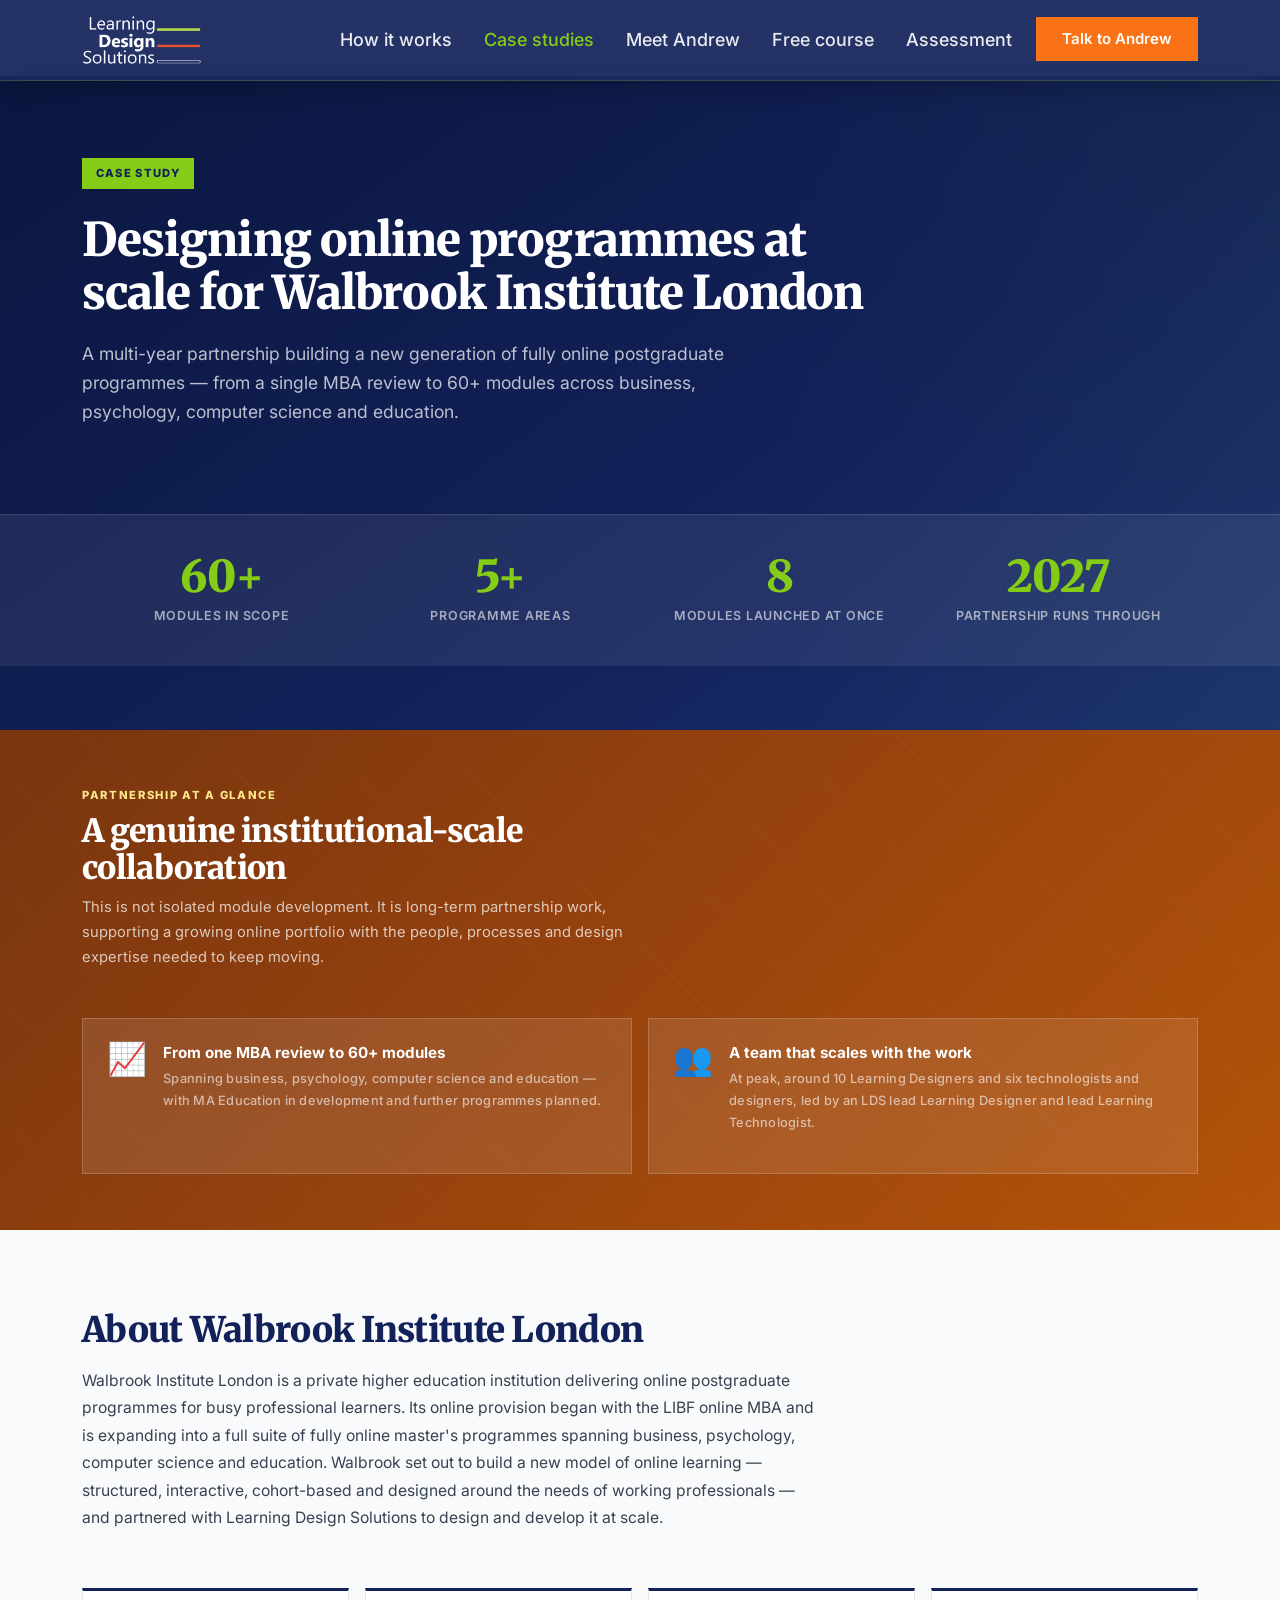
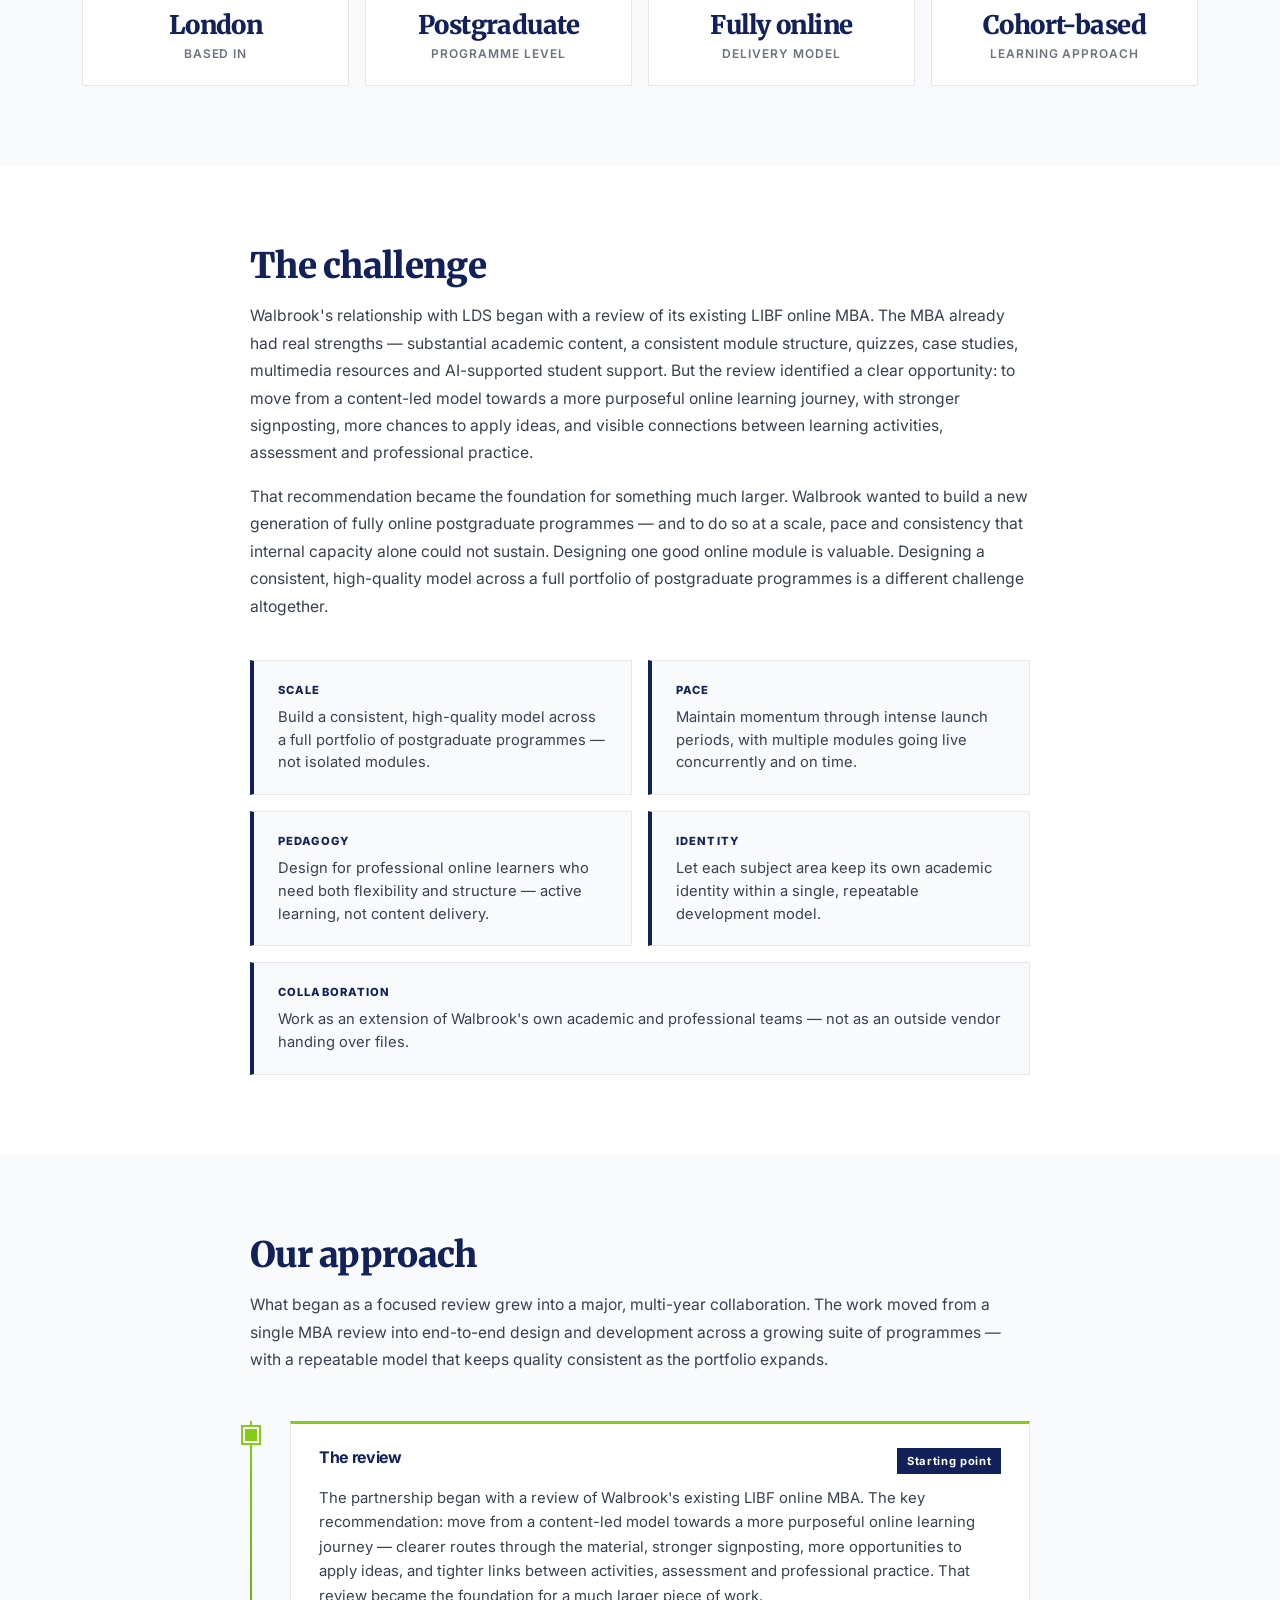
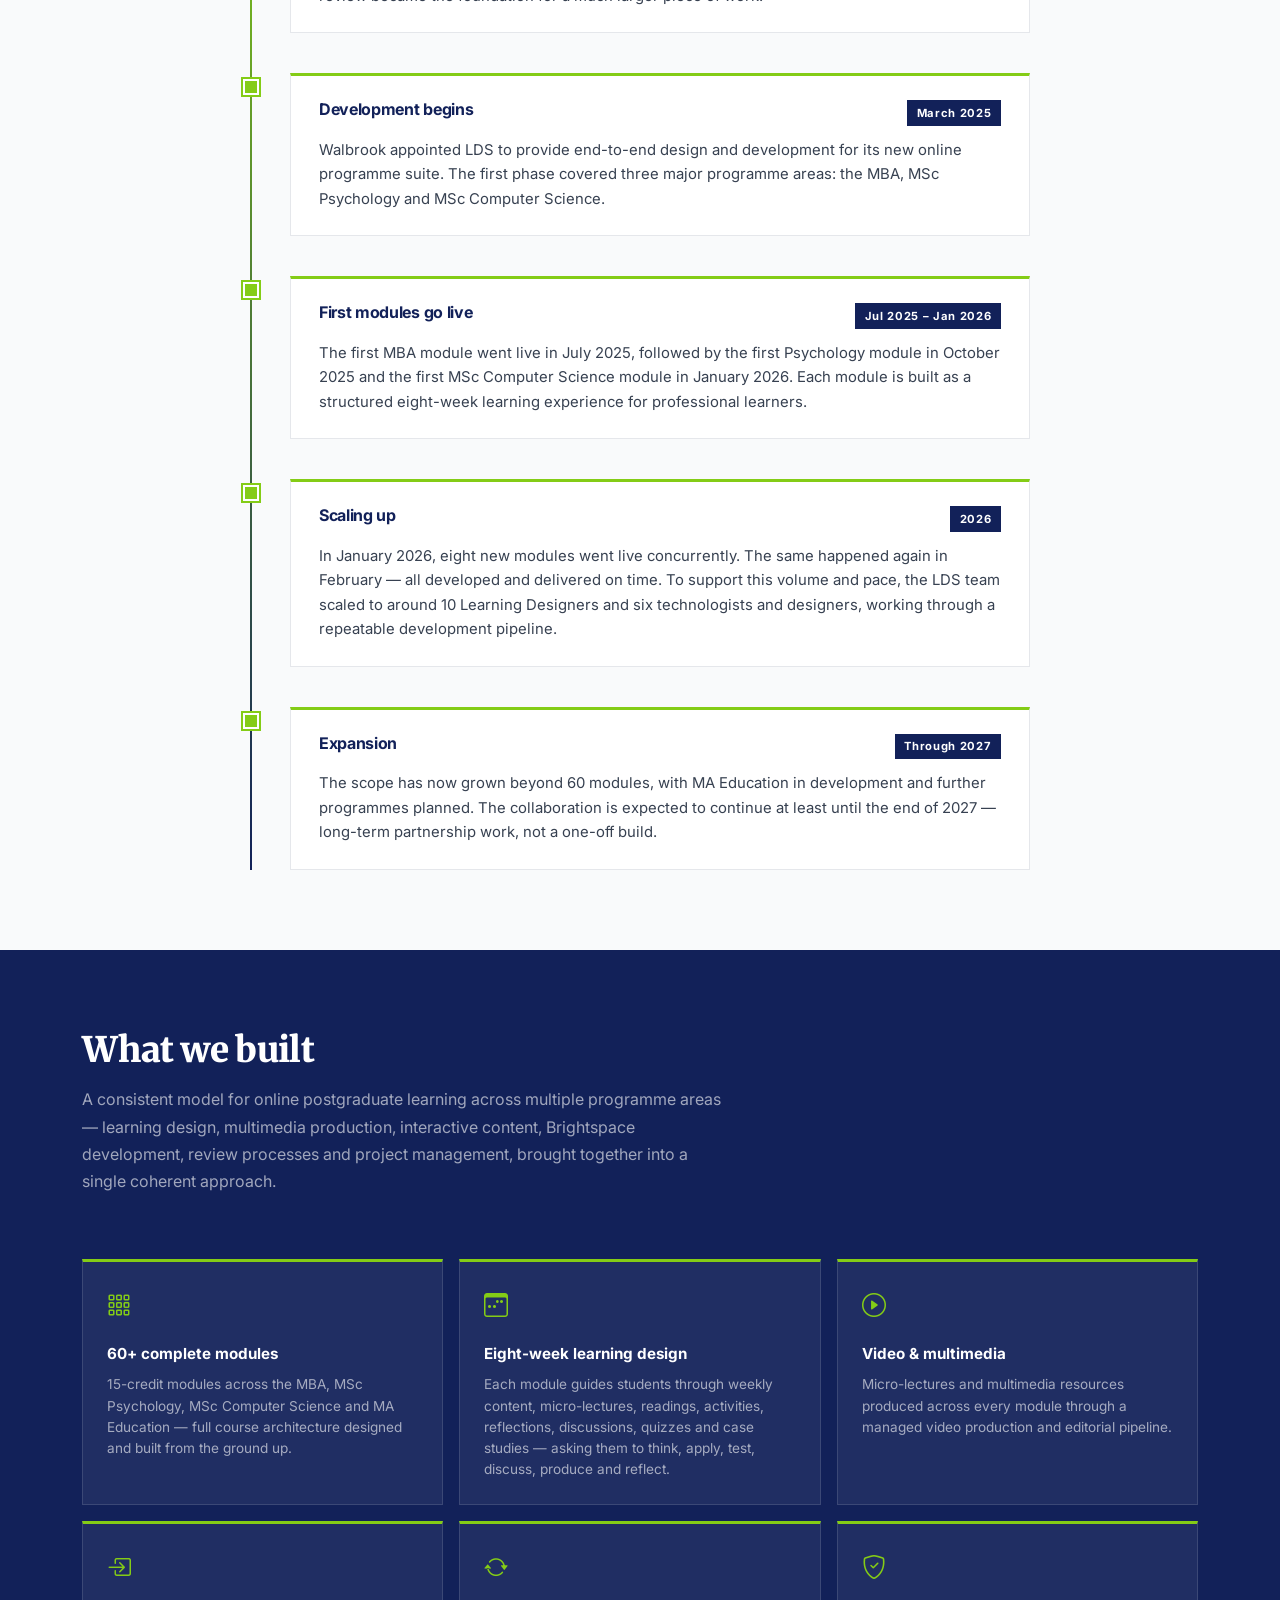
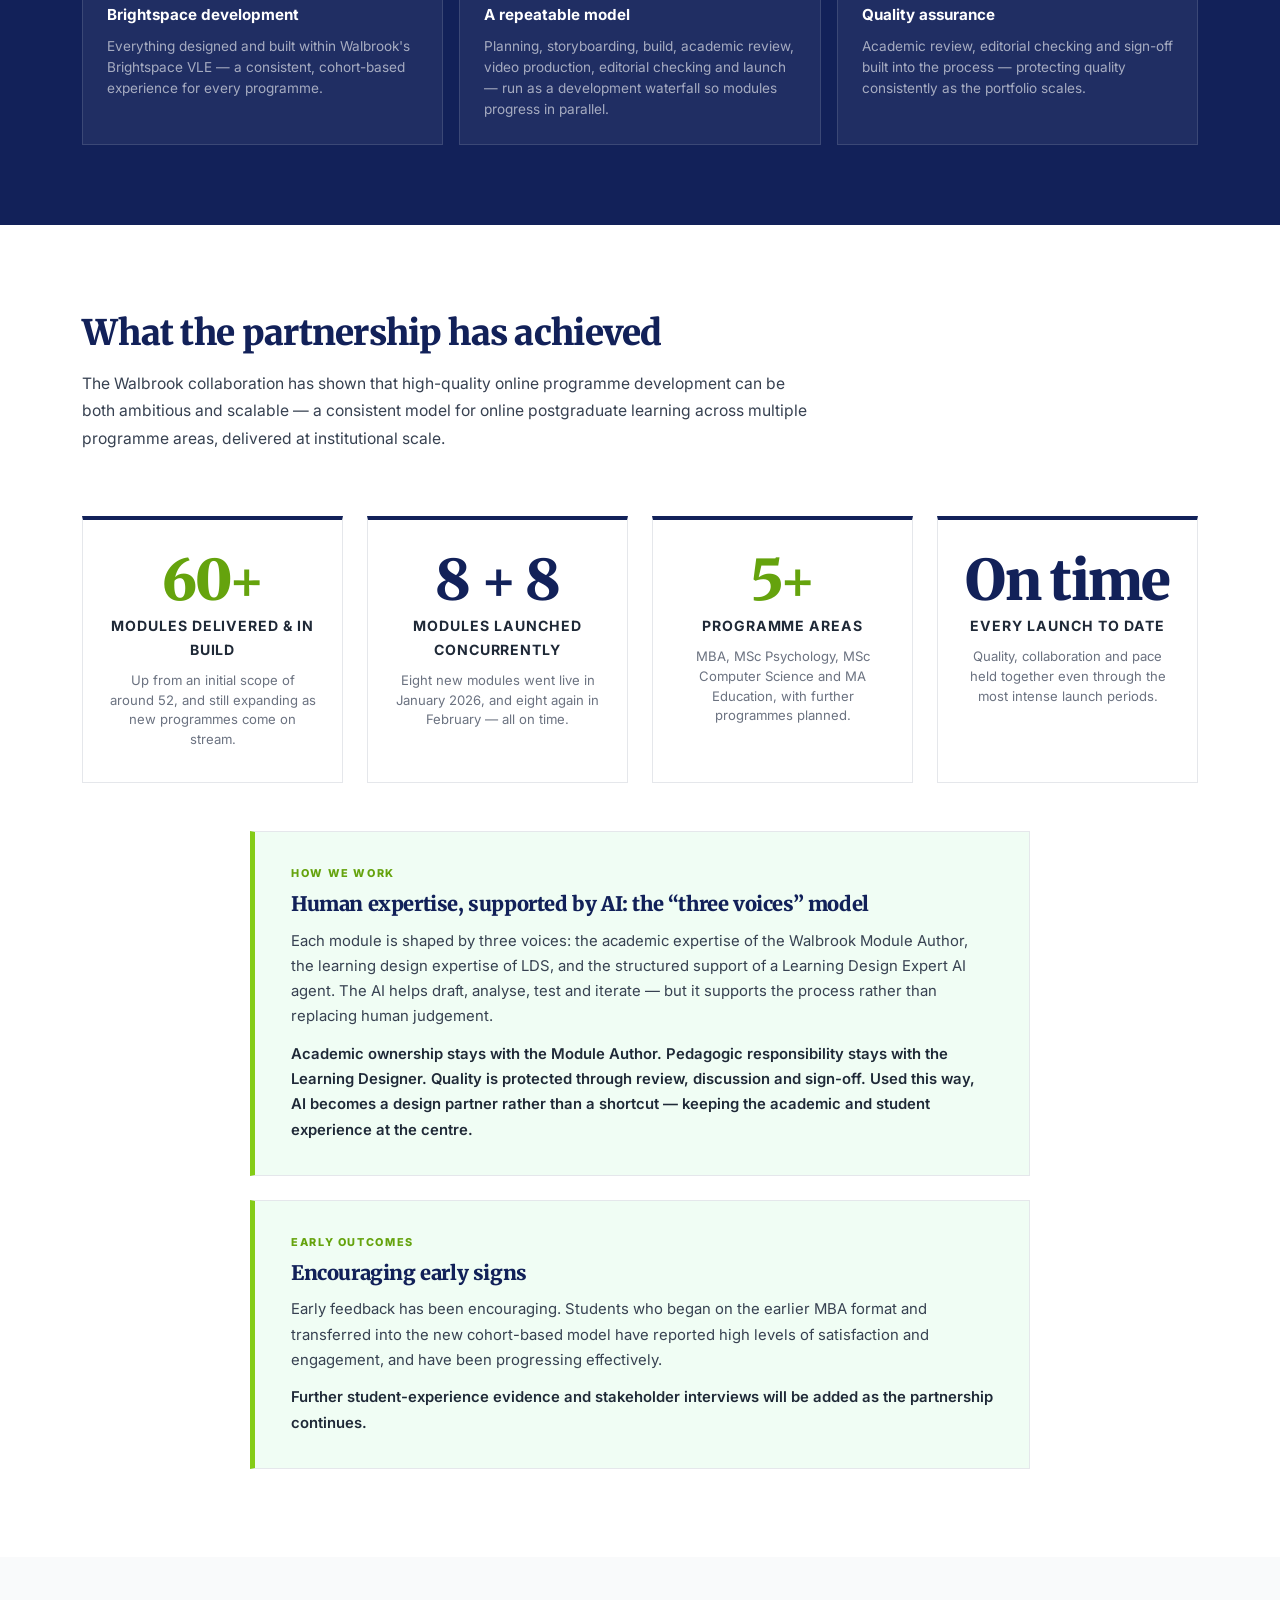
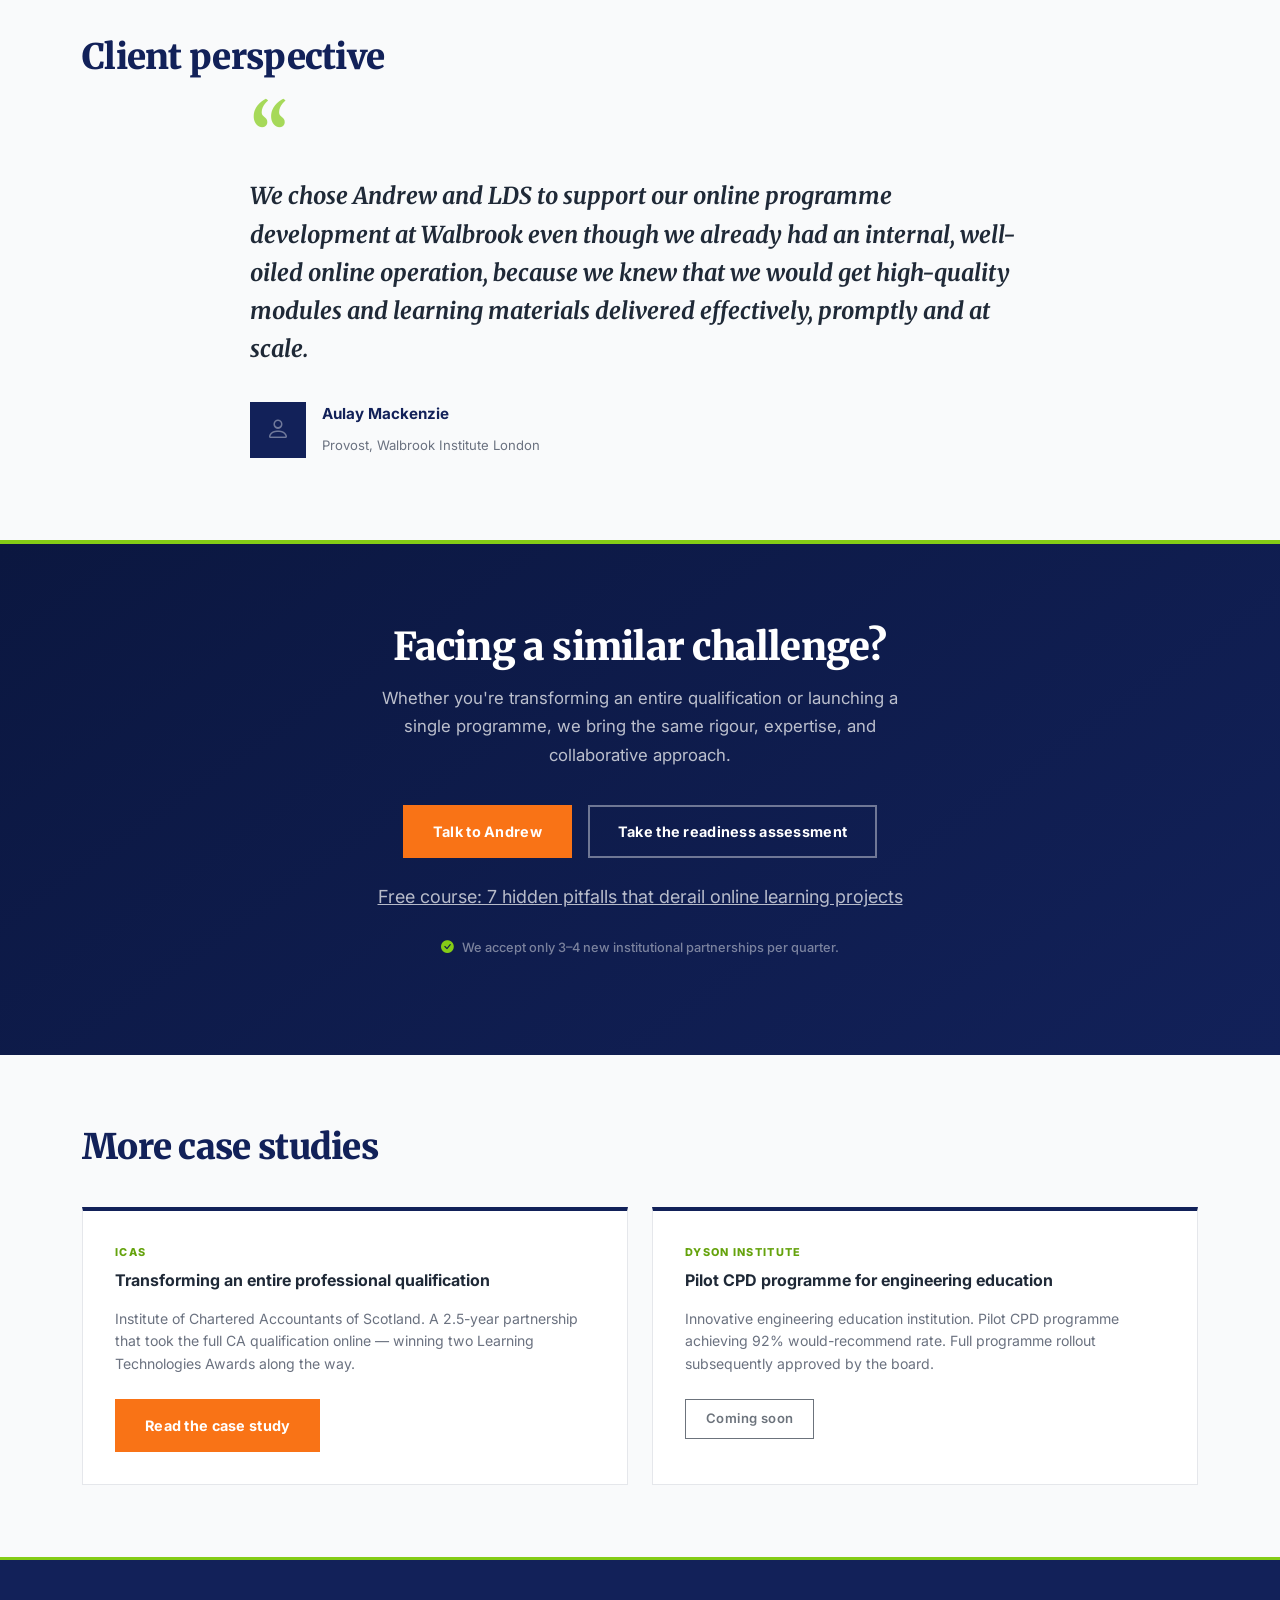
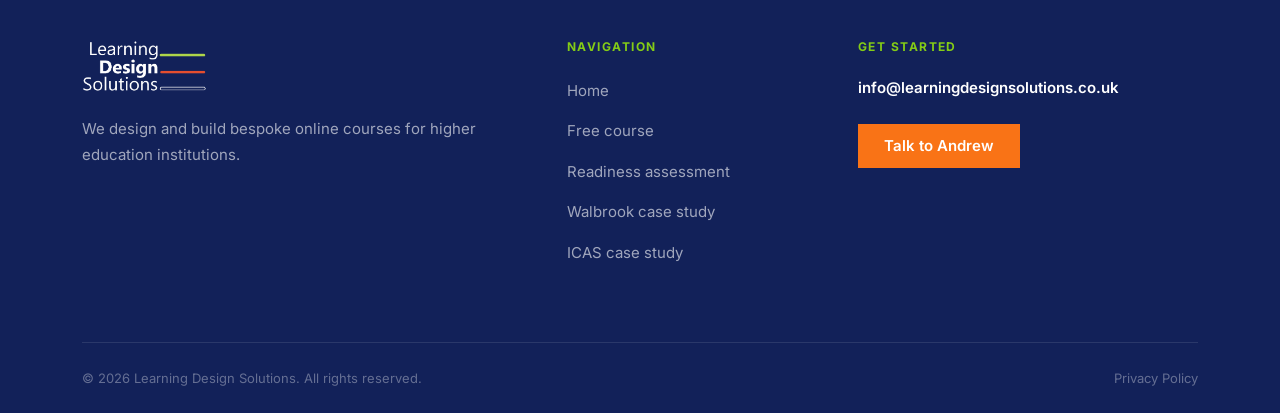
<file: walbrook-case-study.html>
<!DOCTYPE html>
<html lang="en-GB">
<head>
    <meta charset="UTF-8">
    <meta name="viewport" content="width=device-width, initial-scale=1.0">
    <title>Walbrook case study — Designing online programmes at scale | Learning Design Solutions</title>
    <meta name="description" content="How Learning Design Solutions partnered with Walbrook Institute London to design and build a new generation of fully online postgraduate programmes — from a single MBA review to 60+ modules across business, psychology, computer science and education.">

    <!-- Bootstrap 5.3 CSS -->
    <link href="https://cdn.jsdelivr.net/npm/bootstrap@5.3.2/dist/css/bootstrap.min.css" rel="stylesheet">

    <!-- Bootstrap Icons -->
    <link rel="stylesheet" href="https://cdn.jsdelivr.net/npm/bootstrap-icons@1.11.3/font/bootstrap-icons.min.css">

    <!-- Google Fonts -->
    <link rel="preconnect" href="https://fonts.googleapis.com">
    <link rel="preconnect" href="https://fonts.gstatic.com" crossorigin>
    <link href="https://fonts.googleapis.com/css2?family=Inter:wght@400;500;600;700;800;900&family=Merriweather:wght@700;900&display=swap" rel="stylesheet">

    <style>
        /* =====================================================
           DESIGN SYSTEM — LDS CASE STUDY
           ===================================================== */

        :root {
            --lds-navy: #122159;
            --lds-navy-deep: #0b1740;
            --lds-green: #84cc16;
            --lds-green-dark: #65a30d;
            --lds-orange: #f97316;
            --lds-dark: #1f2937;
            --lds-mid: #374151;
            --lds-muted: #6b7280;
            --lds-light: #f9fafb;
            --lds-border: #e5e7eb;
            --lds-white: #ffffff;
            --lds-gold: #d97706;
            --lds-gold-light: #fef3c7;
            --lds-gold-mid: #fde68a;
            --font-body: 'Inter', -apple-system, BlinkMacSystemFont, sans-serif;
            --font-display: 'Merriweather', serif;
        }

        /* Sharp corners everywhere */
        *,
        *::before,
        *::after {
            border-radius: 0 !important;
        }

        html {
            scroll-behavior: smooth;
        }

        body {
            font-family: var(--font-body);
            color: var(--lds-dark);
            background-color: var(--lds-white);
            font-size: 1.125rem;
            line-height: 1.7;
        }

        /* =====================================================
           TYPOGRAPHY
           ===================================================== */

        h1, h2, h3, h4 {
            font-family: var(--font-display);
            font-weight: 900;
            line-height: 1.15;
            letter-spacing: -0.02em;
        }

        h5, h6, .label-text {
            font-family: var(--font-body);
            font-weight: 700;
        }

        .section-title {
            font-family: var(--font-display);
            font-weight: 900;
            color: var(--lds-navy);
            font-size: clamp(1.6rem, 3vw, 2.2rem);
            letter-spacing: -0.02em;
            margin-bottom: 1rem;
        }

        .section-subtitle {
            color: var(--lds-muted);
            font-size: 1.05rem;
            max-width: 600px;
        }

        /* =====================================================
           NAVIGATION — matches landing page glassmorphism navbar
           ===================================================== */

        body {
            padding-top: 76px; /* clear the fixed navbar */
        }

        .navbar {
            position: fixed;
            top: 0;
            left: 0;
            width: 100%;
            z-index: 1030;
            background-color: rgba(18, 33, 89, 0.92);
            backdrop-filter: blur(16px);
            -webkit-backdrop-filter: blur(16px);
            padding: 0.625rem 0;
            border-bottom: 1px solid rgba(132, 204, 22, 0.25);
            box-shadow: 0 4px 24px rgba(0, 0, 0, 0.28);
            transition: padding 0.35s ease, background-color 0.35s ease, border-color 0.35s ease, box-shadow 0.35s ease;
        }

        @media (max-width: 991.98px) {
            .navbar:has(.navbar-collapse.show) {
                background-color: rgba(18, 33, 89, 0.97) !important;
                backdrop-filter: blur(20px);
                -webkit-backdrop-filter: blur(20px);
            }

            .navbar-collapse.show,
            .navbar-collapse.collapsing {
                border-top: 1px solid rgba(255, 255, 255, 0.1);
                padding: 0.5rem 0 0.75rem;
            }

            .navbar-nav {
                align-items: flex-end;
            }
        }

        .navbar.scrolled {
            padding: 0.3rem 0;
            background-color: rgba(18, 33, 89, 0.88);
            backdrop-filter: blur(20px);
            -webkit-backdrop-filter: blur(20px);
            border-bottom-color: rgba(132, 204, 22, 0.25);
            box-shadow: 0 4px 24px rgba(0, 0, 0, 0.28);
        }

        .navbar-brand img {
            height: 50px;
            transition: height 0.35s ease;
        }

        .navbar.scrolled .navbar-brand img {
            height: 36px;
        }

        .navbar-brand {
            font-size: 1.25rem;
            font-weight: 800;
            color: var(--lds-white) !important;
            font-family: var(--font-body);
        }

        .nav-link {
            color: rgba(255, 255, 255, 0.9) !important;
            font-weight: 500;
            padding: 0.5rem 1rem !important;
            transition: color 0.2s;
        }

        .nav-link:hover {
            color: var(--lds-green) !important;
        }

        .nav-link.active {
            color: var(--lds-green) !important;
        }

        .navbar-toggler:focus {
            outline: none;
            box-shadow: none;
        }

        .navbar-brand:focus:not(:focus-visible),
        .nav-link:focus:not(:focus-visible),
        .btn:focus:not(:focus-visible),
        a:focus:not(:focus-visible) {
            outline: none;
            box-shadow: none;
        }

        /* =====================================================
           HERO SECTION
           ===================================================== */

        .hero-case-study {
            background: linear-gradient(145deg, var(--lds-navy-deep) 0%, var(--lds-navy) 60%, #1a3070 100%);
            padding: 5rem 0 4rem;
            position: relative;
            overflow: hidden;
        }

        .hero-case-study::before {
            content: '';
            position: absolute;
            top: 0;
            right: 0;
            width: 40%;
            height: 100%;
            background: linear-gradient(to left, rgba(132, 204, 22, 0.04) 0%, transparent 100%);
            pointer-events: none;
        }

        .case-study-badge {
            display: inline-block;
            background-color: var(--lds-green);
            color: var(--lds-navy);
            font-family: var(--font-body);
            font-size: 0.7rem;
            font-weight: 800;
            letter-spacing: 0.12em;
            text-transform: uppercase;
            padding: 0.35rem 0.85rem;
            margin-bottom: 1.5rem;
        }

        .hero-case-study h1 {
            color: var(--lds-white);
            font-size: clamp(1.9rem, 4vw, 2.9rem);
            max-width: 820px;
            margin-bottom: 1.25rem;
        }

        .hero-case-study .hero-subtitle {
            color: rgba(255,255,255,0.72);
            font-size: 1.1rem;
            max-width: 680px;
            line-height: 1.65;
            margin-bottom: 2.5rem;
        }

        .hero-stats-bar {
            background: rgba(255,255,255,0.07);
            border-top: 1px solid rgba(255,255,255,0.12);
            margin-top: 3rem;
            padding: 2rem 0;
        }

        .hero-stat-item {
            text-align: center;
            padding: 0.5rem 1rem;
        }

        .hero-stat-item + .hero-stat-item {
            border-left: 1px solid rgba(255,255,255,0.12);
        }

        .hero-stat-number {
            font-family: var(--font-display);
            font-weight: 900;
            font-size: clamp(2rem, 4vw, 2.75rem);
            color: var(--lds-green);
            line-height: 1;
            display: block;
            letter-spacing: -0.02em;
        }

        .hero-stat-label {
            font-size: 0.78rem;
            color: rgba(255,255,255,0.6);
            font-weight: 600;
            letter-spacing: 0.06em;
            text-transform: uppercase;
            display: block;
            margin-top: 0.35rem;
        }

        /* =====================================================
           AWARDS BANNER
           ===================================================== */

        .awards-banner-section {
            background: linear-gradient(135deg, #78350f 0%, #92400e 40%, #b45309 100%);
            padding: 3.5rem 0;
            position: relative;
            overflow: hidden;
        }

        .awards-banner-section::after {
            content: '';
            position: absolute;
            inset: 0;
            background: repeating-linear-gradient(
                45deg,
                transparent,
                transparent 80px,
                rgba(255,255,255,0.015) 80px,
                rgba(255,255,255,0.015) 82px
            );
            pointer-events: none;
        }

        .awards-banner-section .awards-eyebrow {
            font-family: var(--font-body);
            font-size: 0.7rem;
            font-weight: 800;
            letter-spacing: 0.15em;
            text-transform: uppercase;
            color: var(--lds-gold-mid);
            margin-bottom: 0.5rem;
        }

        .awards-banner-section .awards-title {
            font-family: var(--font-display);
            font-size: clamp(1.5rem, 2.5vw, 2rem);
            font-weight: 900;
            color: var(--lds-white);
            margin-bottom: 0.5rem;
        }

        .awards-banner-section .awards-intro {
            color: rgba(255,255,255,0.72);
            font-size: 0.92rem;
            max-width: 560px;
            margin-bottom: 2rem;
        }

        .award-card {
            background: rgba(255,255,255,0.1);
            border: 1px solid rgba(255,255,255,0.18);
            padding: 1.5rem;
            display: flex;
            gap: 1rem;
            align-items: flex-start;
            height: 100%;
        }

        .award-card__trophy {
            font-size: 2rem;
            flex-shrink: 0;
            line-height: 1;
        }

        .award-card__title {
            font-family: var(--font-body);
            font-weight: 700;
            color: var(--lds-white);
            font-size: 0.95rem;
            margin-bottom: 0.3rem;
            line-height: 1.35;
        }

        .award-card__body {
            font-family: var(--font-body);
            font-size: 0.8rem;
            color: rgba(255,255,255,0.6);
            font-weight: 500;
            letter-spacing: 0.02em;
        }

        /* =====================================================
           THE CLIENT
           ===================================================== */

        .client-section {
            background-color: var(--lds-light);
            padding: 5rem 0;
        }

        .client-detail-card {
            background: var(--lds-white);
            border: 1px solid var(--lds-border);
            border-top: 3px solid var(--lds-navy);
            padding: 1.25rem 1.5rem;
            text-align: center;
        }

        .client-detail-card__value {
            font-family: var(--font-display);
            font-weight: 900;
            font-size: 1.6rem;
            color: var(--lds-navy);
            display: block;
            line-height: 1.1;
            letter-spacing: -0.02em;
        }

        .client-detail-card__label {
            font-size: 0.75rem;
            font-weight: 600;
            color: var(--lds-muted);
            text-transform: uppercase;
            letter-spacing: 0.08em;
            display: block;
            margin-top: 0.35rem;
        }

        /* =====================================================
           THE CHALLENGE
           ===================================================== */

        .challenge-section {
            background-color: var(--lds-white);
            padding: 5rem 0;
        }

        .article-column {
            max-width: 780px;
            margin: 0 auto;
        }

        .challenge-card {
            border: 1px solid var(--lds-border);
            border-left: 4px solid var(--lds-navy);
            padding: 1.25rem 1.5rem;
            background: var(--lds-light);
        }

        .challenge-card__label {
            font-family: var(--font-body);
            font-size: 0.7rem;
            font-weight: 800;
            text-transform: uppercase;
            letter-spacing: 0.1em;
            color: var(--lds-navy);
            margin-bottom: 0.35rem;
            display: block;
        }

        .challenge-card__text {
            color: var(--lds-mid);
            font-size: 0.92rem;
            margin: 0;
            line-height: 1.55;
        }

        /* =====================================================
           THE APPROACH — TIMELINE
           ===================================================== */

        .approach-section {
            background-color: var(--lds-light);
            padding: 5rem 0;
        }

        .timeline-container {
            position: relative;
            max-width: 780px;
            margin: 0 auto;
        }

        .timeline-container::before {
            content: '';
            position: absolute;
            left: 0;
            top: 0;
            bottom: 0;
            width: 2px;
            background: linear-gradient(to bottom, var(--lds-green) 0%, var(--lds-navy) 100%);
        }

        .timeline-phase {
            position: relative;
            padding-left: 2.5rem;
            margin-bottom: 2.5rem;
        }

        .timeline-phase:last-child {
            margin-bottom: 0;
        }

        .timeline-phase__dot {
            position: absolute;
            left: -7px;
            top: 0.35rem;
            width: 16px;
            height: 16px;
            background-color: var(--lds-green);
            border: 2px solid var(--lds-white);
            outline: 2px solid var(--lds-green);
            flex-shrink: 0;
        }

        .timeline-phase__card {
            background: var(--lds-white);
            border: 1px solid var(--lds-border);
            border-top: 3px solid var(--lds-green);
            padding: 1.5rem 1.75rem;
        }

        .timeline-phase__heading {
            display: flex;
            align-items: flex-start;
            justify-content: space-between;
            gap: 1rem;
            margin-bottom: 0.75rem;
            flex-wrap: wrap;
        }

        .timeline-phase__title {
            font-family: var(--font-body);
            font-weight: 700;
            font-size: 1rem;
            color: var(--lds-navy);
            margin: 0;
        }

        .timeline-phase__duration {
            font-size: 0.7rem;
            font-weight: 700;
            background-color: var(--lds-navy);
            color: var(--lds-white);
            padding: 0.2rem 0.6rem;
            letter-spacing: 0.06em;
            white-space: nowrap;
            flex-shrink: 0;
        }

        .timeline-phase__body {
            color: var(--lds-mid);
            font-size: 0.93rem;
            margin: 0;
            line-height: 1.65;
        }

        /* =====================================================
           WHAT WAS BUILT — DELIVERABLES
           ===================================================== */

        .deliverables-section {
            background-color: var(--lds-navy);
            padding: 5rem 0;
        }

        .deliverables-section .section-title {
            color: var(--lds-white);
        }

        .deliverable-card {
            background: rgba(255,255,255,0.06);
            border: 1px solid rgba(255,255,255,0.12);
            border-top: 3px solid var(--lds-green);
            padding: 1.5rem;
            height: 100%;
            transition: background 0.2s;
        }

        .deliverable-card:hover {
            background: rgba(255,255,255,0.1);
        }

        .deliverable-card__icon {
            font-size: 1.5rem;
            color: var(--lds-green);
            margin-bottom: 0.85rem;
            display: block;
        }

        .deliverable-card__title {
            font-family: var(--font-body);
            font-weight: 700;
            color: var(--lds-white);
            font-size: 0.95rem;
            margin-bottom: 0.5rem;
        }

        .deliverable-card__desc {
            font-size: 0.85rem;
            color: rgba(255,255,255,0.6);
            line-height: 1.55;
            margin: 0;
        }

        /* =====================================================
           THE RESULTS
           ===================================================== */

        .results-section {
            background-color: var(--lds-white);
            padding: 5.5rem 0;
        }

        .result-metric-card {
            border: 1px solid var(--lds-border);
            border-top: 4px solid var(--lds-navy);
            padding: 2rem 1.5rem;
            text-align: center;
            height: 100%;
        }

        .result-metric-card__number {
            font-family: var(--font-display);
            font-weight: 900;
            font-size: clamp(2.5rem, 5vw, 3.5rem);
            color: var(--lds-navy);
            display: block;
            line-height: 1;
            letter-spacing: -0.03em;
            margin-bottom: 0.35rem;
        }

        .result-metric-card__number--green {
            color: var(--lds-green-dark);
        }

        .result-metric-card__label {
            font-family: var(--font-body);
            font-weight: 700;
            font-size: 0.88rem;
            color: var(--lds-dark);
            display: block;
            margin-bottom: 0.6rem;
            text-transform: uppercase;
            letter-spacing: 0.07em;
        }

        .result-metric-card__context {
            font-size: 0.82rem;
            color: var(--lds-muted);
            line-height: 1.5;
            margin: 0;
        }

        .backwash-box {
            border: 1px solid var(--lds-border);
            border-left: 5px solid var(--lds-green);
            background-color: #f0fdf4;
            padding: 2rem 2.25rem;
            margin-top: 3rem;
        }

        .backwash-box__eyebrow {
            font-family: var(--font-body);
            font-size: 0.68rem;
            font-weight: 800;
            letter-spacing: 0.15em;
            text-transform: uppercase;
            color: var(--lds-green-dark);
            margin-bottom: 0.6rem;
            display: block;
        }

        .backwash-box__title {
            font-family: var(--font-display);
            font-weight: 900;
            color: var(--lds-navy);
            font-size: 1.25rem;
            margin-bottom: 0.85rem;
        }

        .backwash-box p {
            color: var(--lds-mid);
            font-size: 0.93rem;
            line-height: 1.7;
            margin-bottom: 0.75rem;
        }

        .backwash-box p:last-child {
            margin-bottom: 0;
            font-weight: 600;
            color: var(--lds-dark);
        }

        /* =====================================================
           ANDREW'S PERSPECTIVE
           ===================================================== */

        .perspective-section {
            background-color: var(--lds-light);
            padding: 5rem 0;
        }

        .quote-block {
            max-width: 780px;
            margin: 0 auto;
        }

        .quote-block__mark {
            font-family: var(--font-display);
            font-size: 5rem;
            color: var(--lds-green);
            line-height: 0.5;
            display: block;
            margin-bottom: 1.25rem;
            font-weight: 900;
            opacity: 0.7;
        }

        .quote-block__text {
            font-family: var(--font-display);
            font-weight: 700;
            font-size: clamp(1.15rem, 2.2vw, 1.45rem);
            color: var(--lds-dark);
            font-style: italic;
            line-height: 1.65;
            margin-bottom: 2rem;
        }

        .quote-block__attribution {
            display: flex;
            align-items: center;
            gap: 1rem;
        }

        .quote-block__photo-placeholder {
            width: 56px;
            height: 56px;
            background: var(--lds-navy);
            flex-shrink: 0;
            display: flex;
            align-items: center;
            justify-content: center;
        }

        .quote-block__photo-placeholder i {
            font-size: 1.5rem;
            color: rgba(255,255,255,0.4);
        }

        .quote-block__name {
            font-family: var(--font-body);
            font-weight: 700;
            color: var(--lds-navy);
            font-size: 0.95rem;
            margin-bottom: 0.15rem;
            display: block;
        }

        .quote-block__role {
            font-size: 0.82rem;
            color: var(--lds-muted);
        }

        /* =====================================================
           CTA SECTION
           ===================================================== */

        .cta-section {
            background: linear-gradient(145deg, var(--lds-navy-deep) 0%, var(--lds-navy) 100%);
            padding: 5rem 0;
            border-top: 4px solid var(--lds-green);
        }

        .cta-section h2 {
            font-family: var(--font-display);
            font-weight: 900;
            color: var(--lds-white);
            font-size: clamp(1.7rem, 3.5vw, 2.4rem);
            margin-bottom: 1rem;
        }

        .cta-section .cta-body {
            color: rgba(255,255,255,0.72);
            font-size: 1.05rem;
            max-width: 560px;
            margin: 0 auto 2.25rem;
            line-height: 1.7;
        }

        /* Landing page primary button — used in navbar CTA */
        .btn-primary {
            background-color: var(--lds-orange);
            color: var(--lds-white);
            border-color: var(--lds-orange);
            font-weight: 600;
            font-size: 0.9375rem;
            padding: 0.55rem 1.5rem;
            border-width: 2px;
            transition: all 0.25s ease;
        }

        .btn-primary:hover {
            background-color: #ea580c;
            border-color: #ea580c;
            color: var(--lds-white);
            transform: translateY(-2px);
            box-shadow: 0 8px 24px rgba(249, 115, 22, 0.3);
        }

        .btn-primary:active,
        .btn-primary:focus,
        .btn-primary.active,
        .btn-primary:active:focus {
            background-color: var(--lds-orange);
            border-color: var(--lds-orange);
            color: var(--lds-white);
            box-shadow: none;
        }

        /* Legacy page button classes */
        .btn-lds-orange {
            background-color: var(--lds-orange);
            color: var(--lds-white);
            font-weight: 700;
            font-size: 0.9rem;
            padding: 0.85rem 1.75rem;
            letter-spacing: 0.02em;
            border: 2px solid var(--lds-orange);
            transition: background 0.2s, border-color 0.2s;
        }

        .btn-lds-orange:hover {
            background-color: #ea6c0a;
            border-color: #ea6c0a;
            color: var(--lds-white);
        }

        .btn-lds-outline {
            background-color: transparent;
            color: var(--lds-white);
            font-weight: 700;
            font-size: 0.9rem;
            padding: 0.85rem 1.75rem;
            letter-spacing: 0.02em;
            border: 2px solid rgba(255,255,255,0.4);
            transition: border-color 0.2s, color 0.2s;
        }

        .btn-lds-outline:hover {
            border-color: var(--lds-white);
            color: var(--lds-white);
        }

        .cta-trust-line {
            margin-top: 1.5rem;
            font-size: 0.8rem;
            color: rgba(255,255,255,0.45);
            font-weight: 500;
        }

        .cta-trust-line i {
            color: var(--lds-green);
            margin-right: 0.3rem;
        }

        /* =====================================================
           RELATED CASE STUDIES
           ===================================================== */

        .related-section {
            background-color: var(--lds-light);
            padding: 4.5rem 0;
        }

        .related-card {
            background: var(--lds-white);
            border: 1px solid var(--lds-border);
            border-top: 4px solid var(--lds-navy);
            padding: 2rem;
            height: 100%;
        }

        .related-card__client {
            font-family: var(--font-body);
            font-size: 0.68rem;
            font-weight: 800;
            text-transform: uppercase;
            letter-spacing: 0.12em;
            color: var(--lds-green-dark);
            display: block;
            margin-bottom: 0.5rem;
        }

        .related-card__title {
            font-family: var(--font-body);
            font-weight: 700;
            font-size: 1rem;
            color: var(--lds-dark);
            margin-bottom: 1rem;
            line-height: 1.4;
        }

        .related-card__desc {
            font-size: 0.88rem;
            color: var(--lds-muted);
            line-height: 1.6;
            margin-bottom: 1.5rem;
        }

        .btn-lds-muted {
            background-color: var(--lds-border);
            color: var(--lds-muted);
            font-weight: 600;
            font-size: 0.82rem;
            padding: 0.55rem 1.25rem;
            border: 1px solid var(--lds-border);
            cursor: default;
            letter-spacing: 0.03em;
        }

        /* =====================================================
           FOOTER — matches landing page footer
           ===================================================== */

        footer {
            background-color: var(--lds-navy);
            border-top: 3px solid var(--lds-green);
            color: rgba(255, 255, 255, 0.65);
            padding: 5rem 0 0;
        }

        .footer-logo {
            height: 52px;
            width: auto;
        }

        .footer-tagline {
            font-size: 0.9375rem;
            line-height: 1.75;
            color: rgba(255, 255, 255, 0.6);
            margin-bottom: 0;
        }

        .footer-heading {
            color: var(--lds-green);
            font-size: 0.75rem;
            font-weight: 700;
            text-transform: uppercase;
            letter-spacing: 0.12em;
            margin-bottom: 1.25rem;
            font-family: var(--font-body);
        }

        .footer-links {
            list-style: none;
            padding: 0;
            margin: 0;
        }

        .footer-links li {
            margin-bottom: 0.625rem;
        }

        footer a {
            color: rgba(255, 255, 255, 0.6);
            text-decoration: none;
            font-size: 0.9375rem;
            transition: color 0.2s;
        }

        footer a:hover {
            color: var(--lds-green);
        }

        .footer-email {
            color: var(--lds-white) !important;
            font-weight: 600;
            font-size: 0.9375rem;
            word-break: break-all;
        }

        .footer-bottom {
            display: flex;
            justify-content: space-between;
            align-items: center;
            flex-wrap: wrap;
            gap: 0.75rem;
            margin-top: 4rem;
            padding: 1.5rem 0;
            border-top: 1px solid rgba(255, 255, 255, 0.1);
            font-size: 0.8125rem;
            color: rgba(255, 255, 255, 0.35);
        }

        .footer-bottom a {
            font-size: 0.8125rem;
            color: rgba(255, 255, 255, 0.35);
        }

        .footer-bottom a:hover {
            color: rgba(255, 255, 255, 0.7);
        }

        /* =====================================================
           BACK TO TOP
           ===================================================== */

        #back-to-top {
            position: fixed;
            bottom: 1.75rem;
            right: 1.75rem;
            width: 44px;
            height: 44px;
            display: flex;
            align-items: center;
            justify-content: center;
            background: rgba(18, 33, 89, 0.25);
            backdrop-filter: blur(12px);
            -webkit-backdrop-filter: blur(12px);
            border: 1px solid rgba(255, 255, 255, 0.2);
            color: rgba(255, 255, 255, 0.85);
            cursor: pointer;
            z-index: 1020;
            opacity: 0;
            transform: translateY(8px);
            pointer-events: none;
            transition: opacity 0.3s ease, transform 0.3s ease, background-color 0.2s ease, border-color 0.2s ease;
        }

        #back-to-top.visible {
            opacity: 1;
            transform: translateY(0);
            pointer-events: auto;
        }

        #back-to-top:hover {
            background: rgba(18, 33, 89, 0.6);
            border-color: rgba(132, 204, 22, 0.5);
            color: var(--lds-white);
        }

        #back-to-top:focus:not(:focus-visible) {
            outline: none;
            box-shadow: none;
        }

        /* =====================================================
           ABOUT ICAS body text utility
           ===================================================== */

        .body-prose {
            color: var(--lds-mid);
            font-size: 0.98rem;
            line-height: 1.75;
        }

        /* =====================================================
           RESPONSIVE OVERRIDES
           ===================================================== */

        @media (max-width: 767.98px) {
            .hero-case-study {
                padding: 3rem 0 0;
            }

            .hero-stats-bar {
                margin-top: 2rem;
            }

            .hero-stat-item + .hero-stat-item {
                border-left: none;
                border-top: 1px solid rgba(255,255,255,0.12);
            }

            .timeline-container::before {
                left: 0;
            }

            .quote-block__text {
                font-size: 1.1rem;
            }

            .awards-banner-section {
                padding: 3rem 0;
            }
        }
    </style>
</head>
<body>

    <!-- Navigation -->
    <nav class="navbar navbar-expand-lg navbar-dark fixed-top">
        <div class="container">
            <a class="navbar-brand" href="index.html">
                <img src="images/lds-logo-stacked.png" alt="Learning Design Solutions">
            </a>
            <button class="navbar-toggler" type="button" data-bs-toggle="collapse" data-bs-target="#navbarNav" aria-controls="navbarNav" aria-expanded="false" aria-label="Toggle navigation">
                <span class="navbar-toggler-icon"></span>
            </button>
            <div class="collapse navbar-collapse justify-content-end" id="navbarNav">
                <ul class="navbar-nav">
                    <li class="nav-item"><a class="nav-link" href="index.html#process">How it works</a></li>
                    <li class="nav-item"><a class="nav-link active" aria-current="page" href="mockup-tier3-case-study.html">Case studies</a></li>
                    <li class="nav-item"><a class="nav-link" href="index.html#about">Meet Andrew</a></li>
                    <li class="nav-item"><a class="nav-link" href="tier1-course.html">Free course</a></li>
                    <li class="nav-item"><a class="nav-link" href="tier2-assessment.html">Assessment</a></li>
                    <li class="nav-item ms-lg-2">
                        <a class="btn btn-primary btn-sm" href="index.html#contact">Talk to Andrew</a>
                    </li>
                </ul>
            </div>
        </div>
    </nav>


    <!-- ===================================================
         HERO SECTION
         =================================================== -->
    <section class="hero-case-study" aria-labelledby="hero-heading">
        <div class="container">
            <div class="row">
                <div class="col-lg-10">
                    <span class="case-study-badge">Case Study</span>
                    <h1 id="hero-heading">
                        Designing online programmes at scale for Walbrook Institute London
                    </h1>
                    <p class="hero-subtitle">
                        A multi-year partnership building a new generation of fully online postgraduate programmes — from a single MBA review to 60+ modules across business, psychology, computer science and education.
                    </p>
                </div>
            </div>
        </div>

        <!-- Key stats bar -->
        <div class="hero-stats-bar">
            <div class="container">
                <div class="row g-0">
                    <div class="col-6 col-md-3">
                        <div class="hero-stat-item">
                            <span class="hero-stat-number">60+</span>
                            <span class="hero-stat-label">Modules in scope</span>
                        </div>
                    </div>
                    <div class="col-6 col-md-3">
                        <div class="hero-stat-item">
                            <span class="hero-stat-number">5+</span>
                            <span class="hero-stat-label">Programme areas</span>
                        </div>
                    </div>
                    <div class="col-6 col-md-3">
                        <div class="hero-stat-item">
                            <span class="hero-stat-number">8</span>
                            <span class="hero-stat-label">Modules launched at once</span>
                        </div>
                    </div>
                    <div class="col-6 col-md-3">
                        <div class="hero-stat-item">
                            <span class="hero-stat-number">2027</span>
                            <span class="hero-stat-label">Partnership runs through</span>
                        </div>
                    </div>
                </div>
            </div>
        </div>
    </section>


    <!-- ===================================================
         AWARDS BANNER
         =================================================== -->
    <section class="awards-banner-section" aria-labelledby="awards-heading">
        <div class="container">
            <div class="row align-items-end mb-3">
                <div class="col-lg-7">
                    <p class="awards-eyebrow">Partnership at a glance</p>
                    <h2 class="awards-title" id="awards-heading">A genuine institutional-scale collaboration</h2>
                    <p class="awards-intro">
                        This is not isolated module development. It is long-term partnership work, supporting a growing online portfolio with the people, processes and design expertise needed to keep moving.
                    </p>
                </div>
            </div>
            <div class="row g-3">
                <div class="col-md-6">
                    <div class="award-card">
                        <div class="award-card__trophy" aria-hidden="true">&#x1F4C8;</div>
                        <div>
                            <p class="award-card__title">From one MBA review to 60+ modules</p>
                            <p class="award-card__body">Spanning business, psychology, computer science and education — with MA Education in development and further programmes planned.</p>
                        </div>
                    </div>
                </div>
                <div class="col-md-6">
                    <div class="award-card">
                        <div class="award-card__trophy" aria-hidden="true">&#x1F465;</div>
                        <div>
                            <p class="award-card__title">A team that scales with the work</p>
                            <p class="award-card__body">At peak, around 10 Learning Designers and six technologists and designers, led by an LDS lead Learning Designer and lead Learning Technologist.</p>
                        </div>
                    </div>
                </div>
            </div>
        </div>
    </section>


    <!-- ===================================================
         THE CLIENT
         =================================================== -->
    <section class="client-section" aria-labelledby="client-heading">
        <div class="container">
            <div class="row mb-4">
                <div class="col-lg-8">
                    <h2 class="section-title" id="client-heading">About Walbrook Institute London</h2>
                    <p class="body-prose mt-3">
                        Walbrook Institute London is a private higher education institution delivering online postgraduate programmes for busy professional learners. Its online provision began with the LIBF online MBA and is expanding into a full suite of fully online master's programmes spanning business, psychology, computer science and education. Walbrook set out to build a new model of online learning — structured, interactive, cohort-based and designed around the needs of working professionals — and partnered with Learning Design Solutions to design and develop it at scale.
                    </p>
                </div>
            </div>
            <div class="row g-3 mt-2">
                <div class="col-6 col-md-3">
                    <div class="client-detail-card">
                        <span class="client-detail-card__value">London</span>
                        <span class="client-detail-card__label">Based in</span>
                    </div>
                </div>
                <div class="col-6 col-md-3">
                    <div class="client-detail-card">
                        <span class="client-detail-card__value">Postgraduate</span>
                        <span class="client-detail-card__label">Programme level</span>
                    </div>
                </div>
                <div class="col-6 col-md-3">
                    <div class="client-detail-card">
                        <span class="client-detail-card__value">Fully online</span>
                        <span class="client-detail-card__label">Delivery model</span>
                    </div>
                </div>
                <div class="col-6 col-md-3">
                    <div class="client-detail-card">
                        <span class="client-detail-card__value">Cohort-based</span>
                        <span class="client-detail-card__label">Learning approach</span>
                    </div>
                </div>
            </div>
        </div>
    </section>


    <!-- ===================================================
         THE CHALLENGE
         =================================================== -->
    <section class="challenge-section" aria-labelledby="challenge-heading">
        <div class="container">
            <div class="article-column">
                <h2 class="section-title" id="challenge-heading">The challenge</h2>
                <p class="body-prose mt-3">
                    Walbrook's relationship with LDS began with a review of its existing LIBF online MBA. The MBA already had real strengths — substantial academic content, a consistent module structure, quizzes, case studies, multimedia resources and AI-supported student support. But the review identified a clear opportunity: to move from a content-led model towards a more purposeful online learning journey, with stronger signposting, more chances to apply ideas, and visible connections between learning activities, assessment and professional practice.
                </p>
                <p class="body-prose">
                    That recommendation became the foundation for something much larger. Walbrook wanted to build a new generation of fully online postgraduate programmes — and to do so at a scale, pace and consistency that internal capacity alone could not sustain. Designing one good online module is valuable. Designing a consistent, high-quality model across a full portfolio of postgraduate programmes is a different challenge altogether.
                </p>

                <div class="row g-3 mt-4">
                    <div class="col-sm-6">
                        <div class="challenge-card">
                            <span class="challenge-card__label">Scale</span>
                            <p class="challenge-card__text">Build a consistent, high-quality model across a full portfolio of postgraduate programmes — not isolated modules.</p>
                        </div>
                    </div>
                    <div class="col-sm-6">
                        <div class="challenge-card">
                            <span class="challenge-card__label">Pace</span>
                            <p class="challenge-card__text">Maintain momentum through intense launch periods, with multiple modules going live concurrently and on time.</p>
                        </div>
                    </div>
                    <div class="col-sm-6">
                        <div class="challenge-card">
                            <span class="challenge-card__label">Pedagogy</span>
                            <p class="challenge-card__text">Design for professional online learners who need both flexibility and structure — active learning, not content delivery.</p>
                        </div>
                    </div>
                    <div class="col-sm-6">
                        <div class="challenge-card">
                            <span class="challenge-card__label">Identity</span>
                            <p class="challenge-card__text">Let each subject area keep its own academic identity within a single, repeatable development model.</p>
                        </div>
                    </div>
                    <div class="col-12">
                        <div class="challenge-card">
                            <span class="challenge-card__label">Collaboration</span>
                            <p class="challenge-card__text">Work as an extension of Walbrook's own academic and professional teams — not as an outside vendor handing over files.</p>
                        </div>
                    </div>
                </div>
            </div>
        </div>
    </section>


    <!-- ===================================================
         THE APPROACH — TIMELINE
         =================================================== -->
    <section class="approach-section" aria-labelledby="approach-heading">
        <div class="container">
            <div class="article-column">
                <h2 class="section-title" id="approach-heading">Our approach</h2>
                <p class="body-prose mt-3 mb-5">
                    What began as a focused review grew into a major, multi-year collaboration. The work moved from a single MBA review into end-to-end design and development across a growing suite of programmes — with a repeatable model that keeps quality consistent as the portfolio expands.
                </p>

                <div class="timeline-container">

                    <div class="timeline-phase">
                        <div class="timeline-phase__dot" aria-hidden="true"></div>
                        <div class="timeline-phase__card">
                            <div class="timeline-phase__heading">
                                <h3 class="timeline-phase__title">The review</h3>
                                <span class="timeline-phase__duration">Starting point</span>
                            </div>
                            <p class="timeline-phase__body">
                                The partnership began with a review of Walbrook's existing LIBF online MBA. The key recommendation: move from a content-led model towards a more purposeful online learning journey — clearer routes through the material, stronger signposting, more opportunities to apply ideas, and tighter links between activities, assessment and professional practice. That review became the foundation for a much larger piece of work.
                            </p>
                        </div>
                    </div>

                    <div class="timeline-phase">
                        <div class="timeline-phase__dot" aria-hidden="true"></div>
                        <div class="timeline-phase__card">
                            <div class="timeline-phase__heading">
                                <h3 class="timeline-phase__title">Development begins</h3>
                                <span class="timeline-phase__duration">March 2025</span>
                            </div>
                            <p class="timeline-phase__body">
                                Walbrook appointed LDS to provide end-to-end design and development for its new online programme suite. The first phase covered three major programme areas: the MBA, MSc Psychology and MSc Computer Science.
                            </p>
                        </div>
                    </div>

                    <div class="timeline-phase">
                        <div class="timeline-phase__dot" aria-hidden="true"></div>
                        <div class="timeline-phase__card">
                            <div class="timeline-phase__heading">
                                <h3 class="timeline-phase__title">First modules go live</h3>
                                <span class="timeline-phase__duration">Jul 2025 – Jan 2026</span>
                            </div>
                            <p class="timeline-phase__body">
                                The first MBA module went live in July 2025, followed by the first Psychology module in October 2025 and the first MSc Computer Science module in January 2026. Each module is built as a structured eight-week learning experience for professional learners.
                            </p>
                        </div>
                    </div>

                    <div class="timeline-phase">
                        <div class="timeline-phase__dot" aria-hidden="true"></div>
                        <div class="timeline-phase__card">
                            <div class="timeline-phase__heading">
                                <h3 class="timeline-phase__title">Scaling up</h3>
                                <span class="timeline-phase__duration">2026</span>
                            </div>
                            <p class="timeline-phase__body">
                                In January 2026, eight new modules went live concurrently. The same happened again in February — all developed and delivered on time. To support this volume and pace, the LDS team scaled to around 10 Learning Designers and six technologists and designers, working through a repeatable development pipeline.
                            </p>
                        </div>
                    </div>

                    <div class="timeline-phase">
                        <div class="timeline-phase__dot" aria-hidden="true"></div>
                        <div class="timeline-phase__card">
                            <div class="timeline-phase__heading">
                                <h3 class="timeline-phase__title">Expansion</h3>
                                <span class="timeline-phase__duration">Through 2027</span>
                            </div>
                            <p class="timeline-phase__body">
                                The scope has now grown beyond 60 modules, with MA Education in development and further programmes planned. The collaboration is expected to continue at least until the end of 2027 — long-term partnership work, not a one-off build.
                            </p>
                        </div>
                    </div>

                </div>
            </div>
        </div>
    </section>


    <!-- ===================================================
         WHAT WAS BUILT — DELIVERABLES
         =================================================== -->
    <section class="deliverables-section" aria-labelledby="deliverables-heading">
        <div class="container">
            <div class="row mb-5">
                <div class="col-lg-7">
                    <h2 class="section-title" id="deliverables-heading">What we built</h2>
                    <p class="mt-3" style="color: rgba(255,255,255,0.6); font-size: 1rem;">
                        A consistent model for online postgraduate learning across multiple programme areas — learning design, multimedia production, interactive content, Brightspace development, review processes and project management, brought together into a single coherent approach.
                    </p>
                </div>
            </div>
            <div class="row g-3">
                <div class="col-sm-6 col-lg-4">
                    <div class="deliverable-card">
                        <i class="bi bi-grid-3x3-gap deliverable-card__icon" aria-hidden="true"></i>
                        <p class="deliverable-card__title">60+ complete modules</p>
                        <p class="deliverable-card__desc">15-credit modules across the MBA, MSc Psychology, MSc Computer Science and MA Education — full course architecture designed and built from the ground up.</p>
                    </div>
                </div>
                <div class="col-sm-6 col-lg-4">
                    <div class="deliverable-card">
                        <i class="bi bi-calendar3-week deliverable-card__icon" aria-hidden="true"></i>
                        <p class="deliverable-card__title">Eight-week learning design</p>
                        <p class="deliverable-card__desc">Each module guides students through weekly content, micro-lectures, readings, activities, reflections, discussions, quizzes and case studies — asking them to think, apply, test, discuss, produce and reflect.</p>
                    </div>
                </div>
                <div class="col-sm-6 col-lg-4">
                    <div class="deliverable-card">
                        <i class="bi bi-play-circle deliverable-card__icon" aria-hidden="true"></i>
                        <p class="deliverable-card__title">Video &amp; multimedia</p>
                        <p class="deliverable-card__desc">Micro-lectures and multimedia resources produced across every module through a managed video production and editorial pipeline.</p>
                    </div>
                </div>
                <div class="col-sm-6 col-lg-4">
                    <div class="deliverable-card">
                        <i class="bi bi-box-arrow-in-right deliverable-card__icon" aria-hidden="true"></i>
                        <p class="deliverable-card__title">Brightspace development</p>
                        <p class="deliverable-card__desc">Everything designed and built within Walbrook's Brightspace VLE — a consistent, cohort-based experience for every programme.</p>
                    </div>
                </div>
                <div class="col-sm-6 col-lg-4">
                    <div class="deliverable-card">
                        <i class="bi bi-arrow-repeat deliverable-card__icon" aria-hidden="true"></i>
                        <p class="deliverable-card__title">A repeatable model</p>
                        <p class="deliverable-card__desc">Planning, storyboarding, build, academic review, video production, editorial checking and launch — run as a development waterfall so modules progress in parallel.</p>
                    </div>
                </div>
                <div class="col-sm-6 col-lg-4">
                    <div class="deliverable-card">
                        <i class="bi bi-shield-check deliverable-card__icon" aria-hidden="true"></i>
                        <p class="deliverable-card__title">Quality assurance</p>
                        <p class="deliverable-card__desc">Academic review, editorial checking and sign-off built into the process — protecting quality consistently as the portfolio scales.</p>
                    </div>
                </div>
            </div>
        </div>
    </section>


    <!-- ===================================================
         THE RESULTS
         =================================================== -->
    <section class="results-section" aria-labelledby="results-heading">
        <div class="container">
            <div class="row mb-5">
                <div class="col-lg-8">
                    <h2 class="section-title" id="results-heading">What the partnership has achieved</h2>
                    <p class="body-prose mt-3">
                        The Walbrook collaboration has shown that high-quality online programme development can be both ambitious and scalable — a consistent model for online postgraduate learning across multiple programme areas, delivered at institutional scale.
                    </p>
                </div>
            </div>

            <div class="row g-4">
                <div class="col-sm-6 col-lg-3">
                    <div class="result-metric-card">
                        <span class="result-metric-card__number result-metric-card__number--green">60+</span>
                        <span class="result-metric-card__label">Modules delivered &amp; in build</span>
                        <p class="result-metric-card__context">Up from an initial scope of around 52, and still expanding as new programmes come on stream.</p>
                    </div>
                </div>
                <div class="col-sm-6 col-lg-3">
                    <div class="result-metric-card">
                        <span class="result-metric-card__number">8 + 8</span>
                        <span class="result-metric-card__label">Modules launched concurrently</span>
                        <p class="result-metric-card__context">Eight new modules went live in January 2026, and eight again in February — all on time.</p>
                    </div>
                </div>
                <div class="col-sm-6 col-lg-3">
                    <div class="result-metric-card">
                        <span class="result-metric-card__number result-metric-card__number--green">5+</span>
                        <span class="result-metric-card__label">Programme areas</span>
                        <p class="result-metric-card__context">MBA, MSc Psychology, MSc Computer Science and MA Education, with further programmes planned.</p>
                    </div>
                </div>
                <div class="col-sm-6 col-lg-3">
                    <div class="result-metric-card">
                        <span class="result-metric-card__number">On&nbsp;time</span>
                        <span class="result-metric-card__label">Every launch to date</span>
                        <p class="result-metric-card__context">Quality, collaboration and pace held together even through the most intense launch periods.</p>
                    </div>
                </div>
            </div>

            <!-- Three voices model -->
            <div class="article-column mt-0">
                <div class="backwash-box">
                    <span class="backwash-box__eyebrow">How we work</span>
                    <h3 class="backwash-box__title">Human expertise, supported by AI: the &ldquo;three voices&rdquo; model</h3>
                    <p>
                        Each module is shaped by three voices: the academic expertise of the Walbrook Module Author, the learning design expertise of LDS, and the structured support of a Learning Design Expert AI agent. The AI helps draft, analyse, test and iterate — but it supports the process rather than replacing human judgement.
                    </p>
                    <p>
                        Academic ownership stays with the Module Author. Pedagogic responsibility stays with the Learning Designer. Quality is protected through review, discussion and sign-off. Used this way, AI becomes a design partner rather than a shortcut — keeping the academic and student experience at the centre.
                    </p>
                </div>

                <!-- Early outcomes (honest framing) -->
                <div class="backwash-box mt-4">
                    <span class="backwash-box__eyebrow">Early outcomes</span>
                    <h3 class="backwash-box__title">Encouraging early signs</h3>
                    <p>
                        Early feedback has been encouraging. Students who began on the earlier MBA format and transferred into the new cohort-based model have reported high levels of satisfaction and engagement, and have been progressing effectively.
                    </p>
                    <p>
                        Further student-experience evidence and stakeholder interviews will be added as the partnership continues.
                    </p>
                </div>
            </div>

        </div>
    </section>


    <!-- ===================================================
         ANDREW'S PERSPECTIVE
         =================================================== -->
    <section class="perspective-section" aria-labelledby="perspective-heading">
        <div class="container">
            <div class="row mb-4">
                <div class="col">
                    <h2 class="section-title" id="perspective-heading">Client perspective</h2>
                </div>
            </div>
            <div class="quote-block">
                <span class="quote-block__mark" aria-hidden="true">&ldquo;</span>
                <blockquote class="quote-block__text">
                    We chose Andrew and LDS to support our online programme development at Walbrook even though we already had an internal, well-oiled online operation, because we knew that we would get high-quality modules and learning materials delivered effectively, promptly and at scale.
                </blockquote>
                <div class="quote-block__attribution">
                    <div class="quote-block__photo-placeholder" aria-hidden="true">
                        <i class="bi bi-person"></i>
                    </div>
                    <div>
                        <span class="quote-block__name">Aulay Mackenzie</span>
                        <span class="quote-block__role">Provost, Walbrook Institute London</span>
                    </div>
                </div>
            </div>
        </div>
    </section>


    <!-- ===================================================
         CTA SECTION
         =================================================== -->
    <section class="cta-section text-center" aria-labelledby="cta-heading">
        <div class="container">
            <div class="row justify-content-center">
                <div class="col-lg-8">
                    <h2 id="cta-heading">Facing a similar challenge?</h2>
                    <p class="cta-body">
                        Whether you're transforming an entire qualification or launching a single programme, we bring the same rigour, expertise, and collaborative approach.
                    </p>
                    <div class="d-flex gap-3 justify-content-center flex-wrap">
                        <a href="index.html#contact" class="btn btn-lds-orange">Talk to Andrew</a>
                        <a href="tier2-assessment.html" class="btn btn-lds-outline">Take the readiness assessment</a>
                    </div>
                    <div style="text-align:center; margin-top:1.5rem;">
                        <a href="tier1-course.html" style="color:rgba(255,255,255,0.7); text-decoration:underline;">Free course: 7 hidden pitfalls that derail online learning projects</a>
                    </div>
                    <p class="cta-trust-line">
                        <i class="bi bi-check-circle-fill" aria-hidden="true"></i>
                        We accept only 3–4 new institutional partnerships per quarter.
                    </p>
                </div>
            </div>
        </div>
    </section>


    <!-- ===================================================
         RELATED CASE STUDIES
         =================================================== -->
    <section class="related-section" aria-labelledby="related-heading">
        <div class="container">
            <div class="row mb-4">
                <div class="col">
                    <h2 class="section-title" id="related-heading">More case studies</h2>
                </div>
            </div>
            <div class="row g-4">
                <div class="col-md-6">
                    <div class="related-card">
                        <span class="related-card__client">ICAS</span>
                        <p class="related-card__title">Transforming an entire professional qualification</p>
                        <p class="related-card__desc">Institute of Chartered Accountants of Scotland. A 2.5-year partnership that took the full CA qualification online — winning two Learning Technologies Awards along the way.</p>
                        <a href="mockup-tier3-case-study.html" class="btn btn-lds-orange">Read the case study</a>
                    </div>
                </div>
                <div class="col-md-6">
                    <div class="related-card">
                        <span class="related-card__client">Dyson Institute</span>
                        <p class="related-card__title">Pilot CPD programme for engineering education</p>
                        <p class="related-card__desc">Innovative engineering education institution. Pilot CPD programme achieving 92% would-recommend rate. Full programme rollout subsequently approved by the board.</p>
                        <button class="btn btn-lds-muted" disabled aria-disabled="true">Coming soon</button>
                    </div>
                </div>
            </div>
        </div>
    </section>


    <!-- Footer -->
    <footer role="contentinfo">
        <div class="container">
            <div class="row g-5">
                <!-- Brand -->
                <div class="col-lg-5">
                    <img src="images/lds-logo-stacked.png" alt="Learning Design Solutions" class="footer-logo mb-4">
                    <p class="footer-tagline">We design and build bespoke online courses for higher education institutions.</p>
                </div>

                <!-- Navigation -->
                <div class="col-lg-3">
                    <h5 class="footer-heading">Navigation</h5>
                    <ul class="footer-links">
                        <li><a href="index.html">Home</a></li>
                        <li><a href="tier1-course.html">Free course</a></li>
                        <li><a href="tier2-assessment.html">Readiness assessment</a></li>
                        <li><a href="walbrook-case-study.html">Walbrook case study</a></li>
                        <li><a href="mockup-tier3-case-study.html">ICAS case study</a></li>
                    </ul>
                </div>

                <!-- Contact -->
                <div class="col-lg-4">
                    <h5 class="footer-heading">Get started</h5>
                    <a href="mailto:info@learningdesignsolutions.co.uk" class="footer-email d-block mb-4">info@learningdesignsolutions.co.uk</a>
                    <a href="index.html#contact" class="btn btn-primary">Talk to Andrew</a>
                </div>
            </div>

            <div class="footer-bottom">
                <p class="mb-0">&copy; 2026 Learning Design Solutions. All rights reserved.</p>
                <a href="/privacy">Privacy Policy</a>
            </div>
        </div>
    </footer>

    <!-- Back to Top -->
    <button id="back-to-top" aria-label="Back to top" title="Back to top">
        <svg width="16" height="16" viewBox="0 0 16 16" fill="none">
            <path d="M3 10L8 5L13 10" stroke="currentColor" stroke-width="2" stroke-linecap="round" stroke-linejoin="round"/>
        </svg>
    </button>


    <!-- Bootstrap Bundle with Popper -->
    <script src="https://cdn.jsdelivr.net/npm/bootstrap@5.3.2/dist/js/bootstrap.bundle.min.js"></script>

    <script>
        // Navbar: compact + opaque on scroll
        (function () {
            var navbar = document.querySelector('.navbar');
            if (!navbar) return;
            function handleScroll() {
                if (window.scrollY > 60) {
                    navbar.classList.add('scrolled');
                } else {
                    navbar.classList.remove('scrolled');
                }
            }
            window.addEventListener('scroll', handleScroll, { passive: true });
            handleScroll();
        })();

        // Back to top button
        (function () {
            var btn = document.getElementById('back-to-top');
            if (!btn) return;
            function handleVisibility() {
                if (window.scrollY > window.innerHeight * 0.7) {
                    btn.classList.add('visible');
                } else {
                    btn.classList.remove('visible');
                }
            }
            window.addEventListener('scroll', handleVisibility, { passive: true });
            handleVisibility();
            btn.addEventListener('click', function () {
                window.scrollTo({ top: 0, behavior: 'smooth' });
            });
        })();
    </script>

</body>
</html>
</file>
<file: css/style.css>
:root {
            /* Brand Colors */
            --lds-navy: #122159;
            --lds-green: #84cc16;
            --lds-orange: #f97316;
            --lds-dark: #1f2937;
            --lds-light: #f9fafb;
            --lds-white: #ffffff;

            /* Typography */
            --font-body: 'Inter', -apple-system, BlinkMacSystemFont, sans-serif;
            --font-display: 'Merriweather', serif;

            /* Spacing */
            --section-padding: 6rem;
            --section-padding-sm: 4rem;

            /* Sharp corners */
            --border-radius: 0;
        }

        *, *::before, *::after {
            border-radius: var(--border-radius) !important;
        }

        html {
            overflow-x: hidden;
        }

        body {
            font-family: var(--font-body);
            color: var(--lds-dark);
            font-size: 1.125rem;
            line-height: 1.7;
            max-width: 100%;
            margin: 0 auto;
            overflow-x: hidden;
        }

        h1, h2, h3, h4, h5, h6 {
            font-family: var(--font-display);
            font-weight: 700;
            line-height: 1.2;
            margin-bottom: 1rem;
        }

        h1 {
            font-size: 3.1rem;
            font-weight: 900;
            letter-spacing: -0.02em;
        }

        h2 {
            font-size: 2.25rem;
            letter-spacing: -0.01em;
        }

        h3 {
            font-size: 1.875rem;
        }

        /* Navigation */
        .navbar {
            position: fixed;
            top: 0;
            left: 0;
            width: 100%;
            z-index: 1030;
            background-color: rgba(18, 33, 89, 0.12);
            backdrop-filter: blur(16px);
            -webkit-backdrop-filter: blur(16px);
            padding: 0.625rem 0;
            border-bottom: 1px solid rgba(255, 255, 255, 0.08);
            box-shadow: none;
            transition: padding 0.35s ease, background-color 0.35s ease, border-color 0.35s ease, box-shadow 0.35s ease;
        }

        /* Mobile / tablet: solidify the whole navbar when the menu is open —
           no separate panel, just one unified block */
        @media (max-width: 991.98px) {
            .navbar:has(.navbar-collapse.show) {
                background-color: rgba(18, 33, 89, 0.97) !important;
                backdrop-filter: blur(20px);
                -webkit-backdrop-filter: blur(20px);
            }

            .navbar-collapse.show,
            .navbar-collapse.collapsing {
                border-top: 1px solid rgba(255, 255, 255, 0.1);
                padding: 0.5rem 0 0.75rem;
            }

            /* Right-align nav items so they're reachable with the thumb */
            .navbar-nav {
                align-items: flex-end;
            }
        }

        .navbar.scrolled {
            padding: 0.3rem 0;
            background-color: rgba(18, 33, 89, 0.88);
            backdrop-filter: blur(20px);
            -webkit-backdrop-filter: blur(20px);
            border-bottom-color: rgba(132, 204, 22, 0.25);
            box-shadow: 0 4px 24px rgba(0, 0, 0, 0.28);
        }

        .navbar-brand img {
            height: 50px;
            transition: height 0.35s ease;
        }

        .navbar.scrolled .navbar-brand img {
            height: 36px;
        }

        .navbar-brand {
            font-size: 1.25rem;
            font-weight: 800;
            color: var(--lds-white) !important;
            font-family: var(--font-body);
        }

        .navbar-brand span {
            color: var(--lds-green);
        }

        .nav-link {
            color: rgba(255, 255, 255, 0.9) !important;
            font-weight: 500;
            padding: 0.5rem 1rem !important;
            transition: color 0.2s;
        }

        .nav-link:hover {
            color: var(--lds-green) !important;
        }

        /* Remove click-triggered focus rings.
           :focus-visible (keyboard nav) is intentionally preserved. */
        .navbar-toggler:focus {
            outline: none;
            box-shadow: none;
        }

        .navbar-brand:focus:not(:focus-visible),
        .nav-link:focus:not(:focus-visible),
        .btn:focus:not(:focus-visible),
        a:focus:not(:focus-visible) {
            outline: none;
            box-shadow: none;
        }

        /* Buttons */
        .btn {
            font-weight: 600;
            padding: 0.55rem 1.5rem;
            border: 2px solid transparent;
            transition: all 0.25s ease;
            text-transform: none;
            font-size: 0.9375rem;
        }

        .btn-primary {
            background-color: var(--lds-orange);
            color: var(--lds-white);
            border-color: var(--lds-orange);
        }

        .btn-primary:hover {
            background-color: #ea580c;
            color: var(--lds-white);
            transform: translateY(-2px);
            box-shadow: 0 8px 24px rgba(249, 115, 22, 0.3);
        }

        .btn-primary:active,
        .btn-primary:focus,
        .btn-primary.active,
        .btn-primary:active:focus {
            background-color: var(--lds-orange);
            border-color: var(--lds-orange);
            color: var(--lds-white);
            box-shadow: none;
        }

        .btn-outline-primary {
            border: 2px solid var(--lds-navy);
            color: var(--lds-navy);
            background-color: transparent;
        }

        .btn-outline-primary:hover {
            background-color: var(--lds-navy);
            color: var(--lds-white);
            border-color: var(--lds-navy);
            transform: none;
        }

        .btn-outline-primary:active,
        .btn-outline-primary:focus,
        .btn-outline-primary.active,
        .btn-outline-primary:active:focus {
            background-color: var(--lds-navy) !important;
            border-color: var(--lds-navy) !important;
            color: var(--lds-white) !important;
            box-shadow: none !important;
        }

        /* White ghost button — for use on dark backgrounds */
        .btn-outline-white {
            border: 2px solid rgba(255, 255, 255, 0.55);
            color: var(--lds-white);
            background-color: rgba(255, 255, 255, 0.08);
        }

        .btn-outline-white:hover {
            background-color: rgba(255, 255, 255, 0.88);
            border-color: rgba(255, 255, 255, 1);
            color: var(--lds-navy);
            transform: none;
        }

        .btn-outline-white:active,
        .btn-outline-white:focus,
        .btn-outline-white.active,
        .btn-outline-white:active:focus {
            background-color: rgba(255, 255, 255, 0.88) !important;
            border-color: rgba(255, 255, 255, 1) !important;
            color: var(--lds-navy) !important;
            box-shadow: none !important;
        }

        .btn-lg {
            padding: 0.75rem 2rem;
            font-size: 1rem;
        }

        /* Hero Section */
        .hero-section {
            background-image: url('https://images.unsplash.com/photo-1522071820081-009f0129c71c?w=1920&q=80');
            background-size: cover;
            background-position: center top;
            color: var(--lds-white);
            padding: calc(76px + var(--section-padding)) 0 var(--section-padding);
            position: relative;
            overflow: hidden;
        }

        @media (min-width: 992px) {
            .hero-section {
                min-height: 85vh;
                padding: calc(76px + 5rem) 0 5rem;
                display: flex;
                align-items: center;
            }

            .hero-section > .container {
                width: 100%;
            }
        }

        .hero-section::before {
            content: '';
            position: absolute;
            inset: 0;
            background: linear-gradient(
                135deg,
                rgba(18, 33, 89, 0.94) 0%,
                rgba(30, 58, 138, 0.82) 55%,
                rgba(15, 25, 70, 0.88) 100%
            );
            z-index: 1;
        }

        .hero-section::after {
            content: '';
            position: absolute;
            top: -50%;
            right: -20%;
            width: 80%;
            height: 200%;
            background: radial-gradient(circle, rgba(132, 204, 22, 0.12) 0%, transparent 70%);
            pointer-events: none;
            z-index: 1;
        }

        .hero-content {
            position: relative;
            z-index: 2;
        }

        .hero-stats {
            position: relative;
            z-index: 2;
            display: flex;
            flex-direction: column;
            gap: 0.6rem;
            text-align: left;
        }

        /* Neutralise Bootstrap's mb-3 on the first two stat boxes */
        .hero-stats .mb-3 {
            margin-bottom: 0 !important;
        }

        /* Tablet: 3 stat boxes side by side in a single row */
        @media (min-width: 576px) and (max-width: 991.98px) {
            .hero-stats {
                flex-direction: row;
                gap: 0.75rem;
                margin-top: 1.5rem !important;
            }

            .hero-stats .stat-box {
                flex: 1;
            }
        }

        /* Desktop: number above text, centred, more vertical breathing room */
        @media (min-width: 992px) {
            .stat-box {
                flex-direction: column;
                align-items: center;
                text-align: center;
                gap: 0.4rem;
                padding: 1.75rem 1.4rem;
            }

            .stat-label {
                text-align: center;
            }
        }


        .hero-section h1 {
            color: var(--lds-white);
            margin-bottom: 1.5rem;
            line-height: 1.1;
        }

        .hero-section .lead {
            font-size: 1.15rem;
            color: rgba(255, 255, 255, 0.72);
            margin-bottom: 2.5rem;
            font-weight: 400;
        }

        /* Accent Bars */
        .accent-bars {
            display: flex;
            gap: 0.75rem;
            margin-top: 2.5rem;
        }

        .accent-bar {
            height: 5px;
            flex: 1;
        }

        .accent-bar.green { background-color: var(--lds-green); }
        .accent-bar.orange { background-color: var(--lds-orange); }
        .accent-bar.navy { background-color: #1e3a8a; }

        /* Section Styles */
        .section-light {
            padding: var(--section-padding) 0;
        }

        .section-light-sm {
            padding: var(--section-padding-sm) 0;
        }

        .bg-light-custom {
            background-color: #edf0f4;
        }

        .bg-navy {
            background-color: var(--lds-navy);
            color: var(--lds-white);
        }

        /* Logo Ribbon Animation */
        .logo-ribbon {
            background-color: var(--lds-light);
            padding: 1.2rem 0;
            overflow: hidden;
            position: relative;
            border-top: 3px solid var(--lds-green);
            border-bottom: 3px solid var(--lds-green);
        }

        .logo-track {
            display: flex;
            animation: scroll 30s linear infinite;
            width: max-content;
            will-change: transform;
        }

        .logo-track:hover {
            animation-play-state: paused;
        }

        .logo-item {
            flex-shrink: 0;
            padding: 0 5rem;
            display: flex;
            align-items: center;
            justify-content: center;
        }

        .logo-item img {
            height: 45px;
            width: auto;
            opacity: 0.7;
            transition: opacity 0.3s, filter 0.3s;
            filter: grayscale(100%);
            transform: translateZ(0);
            backface-visibility: hidden;
        }

        .logo-item:hover img {
            opacity: 1;
            filter: grayscale(0%);
        }

        @keyframes scroll {
            0%   { transform: translate3d(0, 0, 0); }
            100% { transform: translate3d(-50%, 0, 0); }
        }

        /* Stat Boxes */
        .stat-box {
            display: flex;
            align-items: center;
            gap: 1rem;
            padding: 1.1rem 1.4rem;
            background-color: rgba(255, 255, 255, 0.07);
            backdrop-filter: blur(10px);
            -webkit-backdrop-filter: blur(10px);
            border-left: 4px solid var(--lds-green);
        }

        .stat-box:nth-child(1) {
            border-left-color: var(--lds-green);
        }

        .stat-box:nth-child(2) {
            border-left-color: var(--lds-orange);
        }

        .stat-box:nth-child(3) {
            border-left-color: rgba(255, 255, 255, 0.4);
        }

        .stat-number {
            font-size: 2.25rem;
            font-weight: 900;
            color: var(--lds-green);
            line-height: 1;
            margin-bottom: 0;
            flex-shrink: 0;
            font-family: var(--font-display);
        }

        .stat-label {
            font-size: 0.9375rem;
            color: rgba(255,255,255,0.9);
            font-weight: 500;
            line-height: 1.3;
            text-align: left;
        }

        /* Barrier Cards */
        /* ── Barrier Cards ─────────────────────────────────── */
        .barrier-card {
            height: 100%;
            position: relative;
        }

        .barrier-icon {
            font-size: 2.5rem;
            color: var(--lds-orange);
            margin-bottom: 1.5rem;
            display: block;
            line-height: 1;
        }

        .barrier-card h3 {
            color: var(--lds-white);
            font-size: 1.625rem;
            margin-bottom: 0;
        }

        .barrier-card p {
            color: rgba(255, 255, 255, 0.82);
            margin-bottom: 0;
            font-size: 1.0625rem;
            line-height: 1.7;
        }

        /* ── Desktop: flip behaviour ───────────────────────── */
        @media (min-width: 992px) {
            .barrier-card {
                perspective: 1200px;
                min-height: 320px;
            }

            .barrier-card-inner {
                position: relative;
                width: 100%;
                height: 100%;
                min-height: 320px;
                background-size: cover;
                background-position: center;
                transform-style: preserve-3d;
                transition: transform 0.65s ease;
            }

            .barrier-card:hover .barrier-card-inner {
                transform: rotateY(180deg);
            }

            .barrier-card-front,
            .barrier-card-back {
                position: absolute;
                inset: 0;
                padding: 2.5rem;
                display: flex;
                flex-direction: column;
                justify-content: center;
                align-items: center;
                text-align: center;
                backface-visibility: hidden;
                -webkit-backface-visibility: hidden;
            }

            .barrier-card-front::before,
            .barrier-card-back::before {
                content: '';
                position: absolute;
                inset: 0;
                z-index: 0;
            }

            .barrier-card-front::before {
                background: rgba(18, 33, 89, 0.86);
            }

            .barrier-card-back::before {
                background: rgba(18, 33, 89, 0.93);
                box-shadow: inset 4px 0 0 var(--lds-green);
            }

            .barrier-card-front > *,
            .barrier-card-back > * {
                position: relative;
                z-index: 1;
            }

            .barrier-card-back {
                transform: rotateY(180deg);
            }
        }

        /* ── Mobile: static, all content visible ───────────── */
        @media (max-width: 991.98px) {
            .barrier-card {
                overflow: hidden;
            }

            .barrier-card-inner {
                position: relative;
                padding: 2rem;
                background-size: cover;
                background-position: center;
                text-align: center;
            }

            .barrier-card-inner::before {
                content: '';
                position: absolute;
                inset: 0;
                background: rgba(18, 33, 89, 0.86);
                z-index: 0;
            }

            .barrier-card-front,
            .barrier-card-back {
                position: relative;
                z-index: 1;
            }

            .barrier-card-back {
                margin-top: 1rem;
            }

            .barrier-card h3 {
                margin-bottom: 0.75rem;
            }
        }

        /* ── What You Get Section ──────────────────────────── */
        #what-you-get {
            background-image: url('https://images.unsplash.com/photo-1673086441295-76c5c305b8b3?w=1920&q=80');
            background-size: cover;
            background-position: center;
            position: relative;
            color: var(--lds-white);
        }

        #what-you-get::before {
            content: '';
            position: absolute;
            inset: 0;
            background: linear-gradient(135deg, rgba(18,33,89,0.96) 0%, rgba(22,38,95,0.88) 55%, rgba(15,25,70,0.95) 100%);
            z-index: 0;
        }

        #what-you-get > .container {
            position: relative;
            z-index: 1;
        }

        /* Deliverable Grid */
        .deliverable-item {
            padding: 2rem 1.75rem;
            height: 100%;
            text-align: center;
        }

        .deliverable-icon {
            font-size: 2.25rem;
            color: var(--lds-orange);
            display: block;
            margin-bottom: 1rem;
            line-height: 1;
        }

        .deliverable-item h4 {
            color: var(--lds-white);
            font-size: 1.125rem;
            font-weight: 700;
            margin-bottom: 0.5rem;
            font-family: var(--font-body);
            letter-spacing: 0.01em;
        }

        .deliverable-item p {
            color: rgba(255, 255, 255, 0.68);
            font-size: 0.9375rem;
            margin-bottom: 0;
            line-height: 1.55;
        }

        /* Offer Box */
        .offer-box {
            background: linear-gradient(135deg, var(--lds-green) 0%, #65a30d 100%);
            color: var(--lds-navy);
            padding: 3rem;
            position: relative;
            overflow: hidden;
        }

        .offer-box::before {
            content: '';
            position: absolute;
            top: 0;
            right: 0;
            width: 200px;
            height: 200px;
            background: rgba(255, 255, 255, 0.1);
            transform: rotate(45deg) translate(50%, -50%);
        }

        .offer-box h3 {
            font-size: 2rem;
            margin-bottom: 1.5rem;
            position: relative;
            z-index: 1;
        }

        .offer-box ul {
            list-style: none;
            padding: 0;
            margin: 0;
            position: relative;
            z-index: 1;
        }

        .offer-box li {
            padding: 0.75rem 0;
            padding-left: 2rem;
            position: relative;
            font-weight: 500;
        }

        .offer-box li::before {
            content: '✓';
            position: absolute;
            left: 0;
            font-weight: 900;
            font-size: 1.25rem;
        }

        /* Process Steps - Timeline Style */
        .process-timeline {
            position: relative;
        }

        .process-timeline::before {
            content: '';
            position: absolute;
            left: 30px;
            top: 30px;
            bottom: 30px;
            width: 4px;
            background: linear-gradient(to bottom, var(--lds-navy) 0%, var(--lds-green) 100%);
        }

        .process-step-row {
            display: flex;
            align-items: center;
            margin-bottom: 2rem;
            position: relative;
        }

        .process-step-row:last-child {
            margin-bottom: 0;
        }

        .step-icon {
            flex-shrink: 0;
            width: 60px;
            height: 60px;
            background-color: var(--lds-navy);
            border: 3px solid var(--lds-navy);
            display: flex;
            align-items: center;
            justify-content: center;
            font-size: 1.375rem;
            color: var(--lds-white);
            z-index: 2;
            transition: background-color 0.3s ease, color 0.3s ease, border-color 0.3s ease;
        }

        .process-step-row:hover .step-icon {
            background-color: var(--lds-white);
            color: var(--lds-navy);
            border-color: var(--lds-green);
        }

        .process-step {
            flex: 1;
            margin-left: 20px;
            position: relative;
            padding: 2rem 2.5rem;
            background-color: var(--lds-navy);
            background-size: cover;
            background-position: center;
            overflow: hidden;
            box-shadow: 0 4px 16px rgba(0, 0, 0, 0.15);
            transition: transform 0.3s ease, box-shadow 0.3s ease;
        }

        .process-step::before {
            content: '';
            position: absolute;
            inset: 0;
            background: linear-gradient(135deg, rgba(18, 33, 89, 0.97) 0%, rgba(18, 33, 89, 0.93) 55%, rgba(18, 33, 89, 0.72) 100%);
            z-index: 0;
        }

        .process-step > * {
            position: relative;
            z-index: 1;
        }

        @media (min-width: 992px) {
            .process-step-row:hover .process-step {
                transform: translateX(8px);
                box-shadow: 0 8px 32px rgba(0, 0, 0, 0.25);
            }
        }

        .step-badge {
            display: inline-block;
            background-color: var(--lds-green);
            color: var(--lds-navy);
            padding: 0.375rem 1rem;
            font-weight: 700;
            font-size: 0.8125rem;
            margin-bottom: 0.75rem;
            letter-spacing: 0.5px;
        }

        .process-step h3 {
            margin-bottom: 1rem;
            color: var(--lds-white);
            font-size: 1.75rem;
        }

        .process-step p {
            color: rgba(255, 255, 255, 0.8);
            margin-bottom: 1.25rem;
            line-height: 1.7;
        }

        .process-step p:last-child {
            margin-bottom: 0;
        }

        #process {
            padding-bottom: 9rem;
        }

        #process-cta {
            background-image: url('https://images.unsplash.com/photo-1522202176988-66273c2fd55f?w=1920&q=80');
            background-size: cover;
            background-position: center;
            background-attachment: fixed;
            position: relative;
            padding: 6rem 0;
            color: var(--lds-white);
        }

        /* Disable parallax on touch devices — iOS ignores fixed attachment and renders it broken */
        @media (hover: none) {
            #process-cta {
                background-attachment: scroll;
            }
        }

        #process-cta::before {
            content: '';
            position: absolute;
            inset: 0;
            background: linear-gradient(135deg, rgba(18, 33, 89, 0.97) 0%, rgba(18, 33, 89, 0.93) 55%, rgba(18, 33, 89, 0.72) 100%);
            z-index: 0;
        }

        #process-cta > .container {
            position: relative;
            z-index: 1;
        }

        #process-cta h3 {
            color: var(--lds-white);
            font-size: 2rem;
            margin-bottom: 1rem;
        }

        #process-cta p {
            color: rgba(255, 255, 255, 0.85);
            font-size: 1.125rem;
            margin-bottom: 2rem;
        }

        @media (max-width: 768px){
            .process-step{
                margin-top: 0!important;
            }

            .process-step-row{
                pointer-events: none!important;
            }
        }

        /* Comparison Lists */
        .comparison-list {
            list-style: none;
            padding: 0;
            margin: 0;
        }

        .comparison-list li {
            padding: 1.125rem 0;
            padding-left: 2.5rem;
            position: relative;
            border-bottom: 1px solid #e5e7eb;
            font-weight: 500;
        }

        .comparison-list li:last-child {
            border-bottom: none;
        }

        .comparison-list li::before {
            content: '✓';
            position: absolute;
            left: 0;
            color: var(--lds-green);
            font-weight: 900;
            font-size: 1.5rem;
        }

        .comparison-list.negative li::before {
            content: '✗';
            color: var(--lds-orange);
        }

        /* Image Styles */
        .section-image {
            width: 100%;
            height: 450px;
            object-fit: cover;
            box-shadow: 0 8px 24px rgba(0, 0, 0, 0.15);
        }

        /* Results / Case Study Grid */
        #results {
            background-color: var(--lds-white);
        }

        .results-grid {
            overflow: hidden;
            box-shadow: 0 8px 40px rgba(18, 33, 89, 0.18);
        }

        /* Featured card */
        .results-featured {
            background-size: cover;
            background-position: center;
            position: relative;
            padding: 3rem;
            min-height: 460px;
            display: flex;
            align-items: flex-end;
            overflow: hidden;
        }

        .results-featured::before {
            content: '';
            position: absolute;
            inset: 0;
            background: linear-gradient(to top, rgba(18,33,89,1.0) 0%, rgba(18,33,89,0.90) 45%, rgba(18,33,89,0.72) 100%);
            opacity: 1;
            transition: opacity 0.45s ease;
            z-index: 0;
        }

        .results-featured:hover::before {
            opacity: 0.70;
        }

        .results-featured-inner {
            position: relative;
            z-index: 1;
            width: 100%;
        }

        .results-badge {
            display: inline-block;
            background: rgba(132, 204, 22, 0.15);
            border: 1px solid var(--lds-green);
            color: var(--lds-green);
            padding: 0.3rem 0.9rem;
            font-size: 0.75rem;
            font-weight: 700;
            letter-spacing: 0.08em;
            text-transform: uppercase;
            margin-bottom: 0.875rem;
        }

        .results-featured h3 {
            color: var(--lds-white);
            font-size: 2rem;
            margin-bottom: 0.25rem;
        }

        .results-org {
            color: rgba(255, 255, 255, 0.55);
            font-size: 0.9375rem;
            margin-bottom: 0;
        }

        /* Glass panels */
        .results-glass {
            background: rgba(255, 255, 255, 0.08);
            backdrop-filter: blur(10px);
            -webkit-backdrop-filter: blur(10px);
            border: 1px solid rgba(255, 255, 255, 0.13);
            padding: 1.5rem;
            margin: 1.5rem 0 1.25rem;
        }

        .results-glass-label {
            color: var(--lds-white);
            font-weight: 700;
            font-size: 0.875rem;
            text-transform: uppercase;
            letter-spacing: 0.05em;
            margin-bottom: 0.5rem;
        }

        .results-glass p,
        .results-glass li {
            color: rgba(255, 255, 255, 0.78);
            font-size: 0.9375rem;
            line-height: 1.6;
            margin-bottom: 0;
        }

        .results-glass ul {
            padding-left: 1.25rem;
            margin-bottom: 0;
        }

        /* 3 smaller cards */
        .results-cards {
            display: flex;
            gap: 0;
        }

        .results-card {
            flex: 1;
            background-size: cover;
            background-position: center;
            position: relative;
            min-height: 300px;
            display: flex;
            align-items: stretch;
            overflow: hidden;
        }

        .results-card::before {
            content: '';
            position: absolute;
            inset: 0;
            background:
                linear-gradient(to right, rgba(18,33,89,1.0) 0%, transparent 14%, transparent 86%, rgba(18,33,89,1.0) 100%),
                linear-gradient(to bottom, rgba(18,33,89,1.0) 0%, rgba(18,33,89,0.94) 18%, rgba(18,33,89,0.94) 100%);
            opacity: 1;
            transition: opacity 0.4s ease;
            z-index: 0;
        }

        .results-card:hover::before {
            opacity: 0.72;
        }

        .results-card-inner {
            position: relative;
            z-index: 1;
            width: 100%;
            padding: 1.5rem;
            display: flex;
            flex-direction: column;
        }

        .results-card-glass {
            background: rgba(255, 255, 255, 0.08);
            backdrop-filter: blur(10px);
            -webkit-backdrop-filter: blur(10px);
            border: 1px solid rgba(255, 255, 255, 0.13);
            padding: 1.25rem;
            display: flex;
            flex-direction: column;
            flex: 1;
        }

        .results-card-glass > p:not(.results-metrics) {
            flex: 1;
        }

        .results-card h4 {
            color: var(--lds-white);
            font-size: 1.25rem;
            margin-bottom: 0.75rem;
        }

        .results-card p {
            color: rgba(255, 255, 255, 0.78);
            font-size: 0.9375rem;
            line-height: 1.6;
            margin-bottom: 0;
        }

        .results-metrics {
            font-size: 0.8125rem !important;
            font-weight: 700;
            color: var(--lds-green) !important;
            margin: 0.875rem 0 !important;
            letter-spacing: 0.01em;
        }

        .results-link {
            color: var(--lds-green);
            font-weight: 700;
            font-size: 1rem;
            text-decoration: none;
            display: inline-flex;
            align-items: center;
            gap: 0.375rem;
            border-bottom: 2px solid rgba(132, 204, 22, 0.4);
            padding-bottom: 0.125rem;
            transition: gap 0.2s ease, border-color 0.2s ease, color 0.2s ease;
        }

        .results-link::after {
            content: '→';
            transition: transform 0.2s ease;
        }

        .results-link:hover {
            color: var(--lds-white);
            border-color: var(--lds-white);
            gap: 0.625rem;
        }

        .results-link:hover::after {
            transform: translateX(3px);
        }

        @media (max-width: 767.98px) {
            .results-featured {
                min-height: 380px;
                padding: 2rem 1.5rem;
            }

            .results-featured h3 {
                font-size: 1.5rem;
            }

            .results-cards {
                flex-direction: column;
            }

            .results-card {
                min-height: 240px;
            }
        }

        /* Credentials */
        .about-photo {
            width: 100%;
            object-fit: cover;
            box-shadow: 0 8px 28px rgba(18, 33, 89, 0.14);
        }

        .about-name {
            color: var(--lds-green);
            font-size: 1.75rem;
            margin-bottom: 0.2rem;
        }

        .about-lead {
            border-left: 4px solid var(--lds-green);
            padding-left: 1.5rem;
            margin-bottom: 1.5rem;
        }

        .about-role {
            color: rgba(0, 0, 0, 0.45);
            font-size: 1rem;
            font-weight: 500;
            margin-bottom: 1.25rem;
        }

        .credential-badge {
            background-color: #edf0f4;
            border-left: 4px solid var(--lds-green);
            padding: 0.625rem 1rem;
            text-align: left;
            font-weight: 600;
            color: var(--lds-navy);
            font-size: 0.875rem;
            letter-spacing: 0.01em;
        }

        /* Contact Section */
        .contact-section {
            background-image: url('https://images.unsplash.com/photo-1600880292203-757bb62b4baf?w=1920&q=80');
            background-size: cover;
            background-position: center;
            background-attachment: fixed;
            position: relative;
        }

        .contact-section::before {
            content: '';
            position: absolute;
            inset: 0;
            background: linear-gradient(135deg, rgba(18,33,89,0.97) 0%, rgba(18,33,89,0.93) 55%, rgba(18,33,89,0.72) 100%);
            z-index: 0;
        }

        @media (hover: none) {
            .contact-section {
                background-attachment: scroll;
            }
        }

        .contact-container {
            position: relative;
            z-index: 1;
        }

        .contact-title {
            color: var(--lds-white);
            margin-bottom: 1rem;
        }

        .contact-lead {
            color: rgba(255, 255, 255, 0.9);
            font-size: 1.125rem;
            margin-bottom: 1.5rem;
        }

        .contact-capacity-badge {
            display: inline-flex;
            align-items: center;
            gap: 0.5rem;
            font-size: 0.9375rem;
        }

        .contact-capacity-badge i {
            color: var(--lds-orange);
            font-size: 1.125rem;
            flex-shrink: 0;
        }

        @media (max-width: 575.98px) {
            .contact-capacity-badge {
                flex-direction: column;
                align-items: center;
                text-align: center;
                gap: 0.25rem;
            }

            .contact-capacity-badge i {
                font-size: 1.75rem;
                margin-bottom: 0;
            }
        }

        .contact-capacity-label {
            color: var(--lds-orange);
            font-weight: 700;
        }

        .contact-capacity-text {
            color: rgba(255, 255, 255, 0.85);
            font-weight: 400;
        }

        /* Numbered steps */
        .contact-steps-title {
            color: var(--lds-green);
            font-size: 1.125rem;
            font-weight: 700;
            text-transform: uppercase;
            letter-spacing: 0.06em;
            margin-bottom: 2.25rem;
        }

        .contact-step {
            display: flex;
            gap: 1.25rem;
            align-items: flex-start;
            margin-bottom: 2rem;
        }

        .contact-step:last-child {
            margin-bottom: 0;
        }

        .contact-step-num {
            flex-shrink: 0;
            width: 36px;
            height: 36px;
            background: var(--lds-orange);
            color: var(--lds-white);
            display: flex;
            align-items: center;
            justify-content: center;
            font-weight: 700;
            font-size: 1rem;
            font-family: var(--font-display);
        }

        .contact-step-heading {
            color: var(--lds-white);
            font-size: 1.0625rem;
            font-weight: 700;
            margin-bottom: 0.375rem;
            font-family: var(--font-body);
        }

        .contact-step-text {
            color: rgba(255, 255, 255, 0.75);
            font-size: 0.9375rem;
            line-height: 1.65;
            margin-bottom: 0;
        }

        /* Glass CTA panel */
        .contact-glass {
            background: rgba(255, 255, 255, 0.08);
            backdrop-filter: blur(10px);
            -webkit-backdrop-filter: blur(10px);
            border: 1px solid rgba(255, 255, 255, 0.13);
            padding: 2.5rem;
            height: 100%;
            display: flex;
            flex-direction: column;
        }

        .contact-glass-title {
            color: var(--lds-white);
            font-size: 1.75rem;
            margin-bottom: 0.625rem;
        }

        .contact-glass-lead {
            color: rgba(255, 255, 255, 0.75);
            font-size: 1.0625rem;
            margin-bottom: 2rem;
        }

        .contact-email-footer {
            margin-top: auto;
            padding-top: 1.75rem;
            border-top: 1px solid rgba(255, 255, 255, 0.15);
        }

        .contact-email-label {
            color: rgba(255, 255, 255, 0.5);
            font-size: 0.875rem;
            margin-bottom: 0.25rem;
        }

        .contact-email-address {
            color: var(--lds-white);
            font-weight: 600;
            margin-bottom: 0;
        }

        /* Form Styles */
        .form-control, .form-select {
            padding: 1rem 1.25rem;
            font-size: 1.0625rem;
            border: 2px solid #d1d5db;
        }

        .form-control:focus, .form-select:focus {
            border-color: var(--lds-navy);
            box-shadow: 0 0 0 4px rgba(18, 33, 89, 0.1);
        }

        .form-label {
            font-weight: 600;
            margin-bottom: 0.625rem;
            color: var(--lds-dark);
        }

        /* FAQ Accordion */
        #faqAccordion {
            border-top: 3px solid var(--lds-green);
            box-shadow: 0 4px 28px rgba(18, 33, 89, 0.10);
        }

        #faqAccordion .accordion-body{
            border-bottom: 1px solid var(--lds-green);
        }

        .accordion-item {
            border: none;
            border-bottom: 1px solid #e5e7eb;
            margin-bottom: 0;
        }

        .accordion-item:last-child {
            border-bottom: none;
        }

        .accordion-button {
            background-color: var(--lds-white);
            color: var(--lds-navy);
            font-weight: 600;
            font-size: 1.125rem;
            padding: 1.625rem 2rem;
            display: flex;
            align-items: center;
            gap: 1.25rem;
            transition: background-color 0.25s ease, color 0.25s ease;
        }

        .accordion-button::after {
            background-image: url("data:image/svg+xml,%3csvg xmlns='http://www.w3.org/2000/svg' viewBox='0 0 16 16' fill='%23122159'%3e%3cpath fill-rule='evenodd' d='M1.646 4.646a.5.5 0 0 1 .708 0L8 10.293l5.646-5.647a.5.5 0 0 1 .708.708l-6 6a.5.5 0 0 1-.708 0l-6-6a.5.5 0 0 1 0-.708z'/%3e%3c/svg%3e");
        }

        .accordion-button:not(.collapsed) {
            background-color: var(--lds-navy);
            color: var(--lds-white);
            box-shadow: inset 4px 0 0 var(--lds-green);
        }

        .accordion-button:not(.collapsed)::after {
            background-image: url("data:image/svg+xml,%3csvg xmlns='http://www.w3.org/2000/svg' viewBox='0 0 16 16' fill='%23ffffff'%3e%3cpath fill-rule='evenodd' d='M1.646 4.646a.5.5 0 0 1 .708 0L8 10.293l5.646-5.647a.5.5 0 0 1 .708.708l-6 6a.5.5 0 0 1-.708 0l-6-6a.5.5 0 0 1 0-.708z'/%3e%3c/svg%3e");
        }

        .accordion-button:not(.collapsed) .faq-num {
            color: var(--lds-green);
        }

        .accordion-button:focus {
            box-shadow: none;
            outline: none;
        }

        .faq-num {
            font-size: 0.8125rem;
            font-weight: 700;
            font-family: var(--font-display);
            color: rgba(18, 33, 89, 0.28);
            flex-shrink: 0;
            min-width: 1.75rem;
            transition: color 0.25s ease;
            letter-spacing: 0.02em;
        }

        .accordion-body {
            background-color: var(--lds-white);
            padding: 1.75rem 2rem 1.75rem 5rem;
            font-size: 1.0625rem;
            box-shadow: inset 4px 0 0 var(--lds-green);
            color: var(--lds-dark);
        }

        @media (max-width: 768px){
            .accordion-body{
                padding: 20px 35px;
            }
        }

        /* Footer */
        footer {
            background-color: var(--lds-navy);
            border-top: 3px solid var(--lds-green);
            color: rgba(255, 255, 255, 0.65);
            padding: 5rem 0 0;
        }

        .footer-logo {
            height: 52px;
            width: auto;
        }

        .footer-tagline {
            font-size: 0.9375rem;
            line-height: 1.75;
            color: rgba(255, 255, 255, 0.6);
            margin-bottom: 0;
        }

        .footer-heading {
            color: var(--lds-green);
            font-size: 0.75rem;
            font-weight: 700;
            text-transform: uppercase;
            letter-spacing: 0.12em;
            margin-bottom: 1.25rem;
            font-family: var(--font-body);
        }

        .footer-links {
            list-style: none;
            padding: 0;
            margin: 0;
        }

        .footer-links li {
            margin-bottom: 0.625rem;
        }

        footer a {
            color: rgba(255, 255, 255, 0.6);
            text-decoration: none;
            font-size: 0.9375rem;
            transition: color 0.2s;
        }

        footer a:hover {
            color: var(--lds-green);
        }

        .footer-email {
            color: var(--lds-white) !important;
            font-weight: 600;
            font-size: 0.9375rem;
            word-break: break-all;
        }

        .footer-bottom {
            display: flex;
            justify-content: space-between;
            align-items: center;
            flex-wrap: wrap;
            gap: 0.75rem;
            margin-top: 4rem;
            padding: 1.5rem 0;
            border-top: 1px solid rgba(255, 255, 255, 0.1);
            font-size: 0.8125rem;
            color: rgba(255, 255, 255, 0.35);
        }

        .footer-bottom a {
            font-size: 0.8125rem;
            color: rgba(255, 255, 255, 0.35);
        }

        .footer-bottom a:hover {
            color: rgba(255, 255, 255, 0.7);
        }

        /* ── Video Placeholder ─────────────────────────────── */
        .video-wrapper {
            position: relative;
        }

        .video-placeholder {
            position: absolute;
            inset: 0;
            z-index: 2;
            cursor: pointer;
            background: rgba(18, 33, 89, 0.48);
            backdrop-filter: blur(4px);
            -webkit-backdrop-filter: blur(4px);
            border: 1px solid rgba(255, 255, 255, 0.13);
            display: flex;
            flex-direction: column;
            align-items: center;
            justify-content: center;
            gap: 1.25rem;
            transition: background-color 0.3s ease, opacity 0.4s ease;
        }

        .video-placeholder:hover {
            background-color: rgba(18, 33, 89, 0.32);
        }

        .video-play-btn {
            font-size: 4.5rem;
            color: var(--lds-orange);
            line-height: 1;
            transition: transform 0.2s ease, color 0.2s ease;
        }

        .video-placeholder:hover .video-play-btn {
            transform: scale(1.08);
            color: var(--lds-white);
        }

        .video-label {
            color: rgba(255, 255, 255, 0.65);
            font-size: 0.8125rem;
            font-weight: 600;
            text-transform: uppercase;
            letter-spacing: 0.1em;
        }

        /* ── Problem Reframe ───────────────────────────────── */
        .section-eyebrow {
            font-size: 0.75rem;
            font-weight: 700;
            text-transform: uppercase;
            letter-spacing: 0.14em;
            color: var(--lds-orange);
            margin-bottom: 1.25rem;
        }

        .problem-reframe {
            border-left: 4px solid var(--lds-orange);
            padding-left: 1.5rem;
            margin-bottom: 1.75rem;
        }

        .problem-reframe h3 {
            font-size: 1.75rem;
            color: var(--lds-navy);
            margin-bottom: 0;
            line-height: 1.3;
        }

        /* Highlight Box */
        .highlight-box {
            background-color: var(--lds-light);
            border-left: 6px solid var(--lds-orange);
            padding: 2rem 2.5rem;
            font-size: 1.25rem;
            font-weight: 500;
            color: var(--lds-navy);
        }

        .highlight-box--glass {
            background: rgba(255, 255, 255, 0.08);
            backdrop-filter: blur(10px);
            -webkit-backdrop-filter: blur(10px);
            border: 1px solid rgba(255, 255, 255, 0.13);
            border-left: 6px solid var(--lds-green);
            color: var(--lds-white);
            font-size: 1rem;
        }

        /* Testimonial Carousel */
        .testimonial-carousel-wrapper {
            overflow: hidden;
            padding: 16px 16px 16px 0;
        }

        @media (max-width: 991.98px) {
            .testimonial-carousel-wrapper {
                padding: 16px;
            }
        }

        .testimonial-nav {
            display: flex;
            gap: 0.75rem;
            margin-top: 2rem;
        }

        .testimonial-nav-btn {
            width: 44px;
            height: 44px;
            display: flex;
            align-items: center;
            justify-content: center;
            background: transparent;
            border: 2px solid var(--lds-navy);
            color: var(--lds-navy);
            cursor: pointer;
            font-size: 1.125rem;
            transition: background-color 0.2s ease, color 0.2s ease;
        }

        .testimonial-nav-btn:hover {
            background-color: var(--lds-navy);
            color: var(--lds-white);
        }

        .testimonial-nav-btn:focus:not(:focus-visible) {
            outline: none;
            box-shadow: none;
        }

        /* Portrait column */
        .testimonial-portrait-col {
            flex-direction: column;
            align-items: center;
            justify-content: flex-end;
            padding-left: 2rem;
        }

        .testimonial-portrait {
            max-height: 360px;
            width: auto;
            max-width: 100%;
            object-fit: contain;
            display: block;
        }

        /* External dots */
        .testimonial-dots {
            display: flex;
            justify-content: center;
            gap: 0.6rem;
            margin-top: 1.25rem;
            padding: 0;
        }

        .testimonial-dots button {
            width: 10px;
            height: 10px;
            padding: 0;
            border: 2px solid var(--lds-navy);
            background: transparent;
            cursor: pointer;
            transition: background-color 0.2s ease;
        }

        .testimonial-dots button.active,
        .testimonial-dots button:hover {
            background-color: var(--lds-navy);
        }

        .testimonial-dots button:focus:not(:focus-visible) {
            outline: none;
            box-shadow: none;
        }

        /* Testimonial Cards */
        .testimonial-card {
            background-color: var(--lds-white);
            padding: 2.5rem;
            box-shadow: 0 4px 12px rgba(0, 0, 0, 0.08);
            border-left: 4px solid var(--lds-green);
            height: 100%;
        }

        #testimonialCarousel .carousel-item{
            height: 100%;
        }

        .testimonial-quote {
            font-size: 1.125rem;
            font-style: italic;
            color: var(--lds-dark);
            margin-bottom: 1.5rem;
            line-height: 1.7;
        }

        .testimonial-quote::before {
            content: '"';
            font-size: 3rem;
            color: var(--lds-green);
            line-height: 0;
            vertical-align: -0.4em;
            margin-right: 0.25rem;
        }

        .testimonial-author {
            font-weight: 700;
            color: var(--lds-navy);
            margin-bottom: 0.25rem;
        }

        .testimonial-position {
            font-size: 0.9375rem;
            color: #6b7280;
        }

        /* Plan Steps */
        .plan-section-bg {
            background-image: url('https://images.unsplash.com/photo-1552664730-d307ca884978?w=1920&q=80');
            background-size: cover;
            background-position: center;
            background-attachment: fixed;
            position: relative;
        }

        .plan-section-bg::before {
            content: '';
            position: absolute;
            inset: 0;
            background: linear-gradient(135deg, rgba(18, 33, 89, 0.97) 0%, rgba(18, 33, 89, 0.93) 55%, rgba(18, 33, 89, 0.72) 100%);
            z-index: 0;
        }

        @media (hover: none) {
            .plan-section-bg {
                background-attachment: scroll;
            }
        }

        .plan-cta-container {
            position: relative;
            z-index: 1;
        }

        .plan-cta-title {
            color: var(--lds-white);
            font-size: 2.5rem;
            margin-bottom: 1.5rem;
        }

        .plan-cta-lead {
            color: rgba(255, 255, 255, 0.9);
            font-size: 1.25rem;
            margin-bottom: 0;
        }

        .cta-capacity-notice {
            margin: 2.25rem 0;
        }

        .cta-capacity-notice > i {
            font-size: 2rem;
            color: var(--lds-orange);
            display: block;
            margin-bottom: 0.75rem;
        }

        .cta-capacity-title {
            color: var(--lds-orange);
            font-weight: 700;
            font-size: 1.125rem;
            margin-bottom: 0.5rem;
        }

        .cta-capacity-text {
            color: rgba(255, 255, 255, 0.85);
            margin-bottom: 0;
        }

        .plan-step {
            text-align: center;
            padding: 2.5rem 2rem;
            background-color: rgba(255, 255, 255, 0.05);
            position: relative;
            transition: all 0.3s;
            height: 100%;
            border: 2px solid rgba(255, 255, 255, 0.1);
        }

        .plan-step:hover {
            transform: translateY(-8px);
            background-color: rgba(255, 255, 255, 0.1);
            border-color: var(--lds-green);
        }

        .plan-number {
            width: 80px;
            height: 80px;
            background: linear-gradient(135deg, var(--lds-green) 0%, #65a30d 100%);
            color: var(--lds-navy);
            border-radius: 50%;
            display: flex;
            align-items: center;
            justify-content: center;
            font-size: 2.5rem;
            font-weight: 900;
            font-family: var(--font-display);
            margin: 0 auto 1.5rem;
            box-shadow: 0 6px 20px rgba(132, 204, 22, 0.4);
        }

        .plan-step h3 {
            color: var(--lds-white);
            font-size: 1.5rem;
            margin-bottom: 1rem;
        }

        .plan-step p {
            color: rgba(255, 255, 255, 0.85);
            margin-bottom: 0;
        }

        /* Opt-in Section */
        .optin-wrapper {
            background-image: url('https://images.unsplash.com/photo-1456513080510-7bf3a84b82f8?w=1920&q=80');
            background-size: cover;
            background-position: center;
            background-attachment: fixed;
            position: relative;
        }

        .optin-wrapper::before {
            content: '';
            position: absolute;
            inset: 0;
            background: linear-gradient(135deg, rgba(18,33,89,0.97) 0%, rgba(18,33,89,0.93) 55%, rgba(18,33,89,0.78) 100%);
            z-index: 0;
        }

        @media (hover: none) {
            .optin-wrapper {
                background-attachment: scroll;
            }
        }

        .optin-content {
            position: relative;
            z-index: 1;
        }

        .optin-book-img {
            max-width: 280px;
            box-shadow: 0 24px 64px rgba(0, 0, 0, 0.55);
        }

        .optin-badge {
            display: inline-block;
            background-color: var(--lds-green);
            color: var(--lds-navy);
            padding: 0.5rem 1.25rem;
            font-weight: 800;
            font-size: 0.8125rem;
            text-transform: uppercase;
            letter-spacing: 1px;
            margin-bottom: 1.5rem;
        }

        .optin-title {
            color: var(--lds-white);
            font-size: 2.5rem;
            line-height: 1.2;
            margin-bottom: 1rem;
        }

        .optin-lead {
            color: rgba(255, 255, 255, 0.88);
            font-size: 1.125rem;
            margin-bottom: 0;
        }

        .optin-benefits {
            list-style: none;
            padding: 0;
            margin: 2rem 0;
            display: flex;
            flex-direction: column;
        }

        .optin-benefits li {
            display: flex;
            align-items: flex-start;
            gap: 0.75rem;
            padding: 0.875rem 0;
            border-bottom: 1px solid rgba(255, 255, 255, 0.1);
            color: rgba(255, 255, 255, 0.88);
            font-size: 1.0625rem;
        }

        .optin-benefits li:last-child {
            border-bottom: none;
        }

        .optin-benefits li i {
            color: var(--lds-green);
            font-size: 1.125rem;
            flex-shrink: 0;
            margin-top: 0.2em;
        }

        /* ── Guide Cover (mock book) ──────────────────────── */
        .optin-guide-cover {
            display: inline-flex;
            position: relative;
            max-width: 260px;
            width: 100%;
            box-shadow: 0 24px 64px rgba(0, 0, 0, 0.55);
        }

        .optin-guide-cover__spine {
            width: 18px;
            background: linear-gradient(180deg, #0a1540 0%, #1a2f6a 50%, #0a1540 100%);
            border-left: 2px solid rgba(132, 204, 22, 0.35);
            flex-shrink: 0;
        }

        .optin-guide-cover__inner {
            flex: 1;
            background: linear-gradient(160deg, #122159 0%, #1a3080 60%, #0d1a45 100%);
            padding: 2rem 1.75rem 1.75rem;
            border-top: 4px solid var(--lds-green);
            display: flex;
            flex-direction: column;
            gap: 0.75rem;
            min-height: 340px;
        }

        .optin-guide-cover__top-bar {
            position: absolute;
            top: 0;
            left: 18px;
            right: 0;
            height: 4px;
            background-color: var(--lds-green);
        }

        .optin-guide-cover__label {
            font-family: var(--font-body);
            font-size: 0.6875rem;
            font-weight: 800;
            letter-spacing: 1.5px;
            text-transform: uppercase;
            color: var(--lds-green);
        }

        .optin-guide-cover__title {
            font-family: var(--font-display);
            font-size: 1.0625rem;
            font-weight: 700;
            color: var(--lds-white);
            line-height: 1.35;
            margin-bottom: 0;
        }

        .optin-guide-cover__divider {
            width: 40px;
            height: 2px;
            background-color: var(--lds-orange);
        }

        .optin-guide-cover__author {
            font-family: var(--font-body);
            font-size: 0.8125rem;
            font-weight: 600;
            color: rgba(255, 255, 255, 0.65);
            margin-bottom: 0;
            margin-top: auto;
        }

        .optin-guide-cover__graphic {
            margin-top: 0.5rem;
        }

        /* ── Guide Download Modal ─────────────────────────── */
        .guide-download-modal {
            background-color: var(--lds-white);
            border: none;
            box-shadow: 0 32px 80px rgba(0, 0, 0, 0.4);
        }

        .guide-download-modal__header {
            background-color: var(--lds-navy);
            padding: 1.5rem 1.75rem;
            border-bottom: 3px solid var(--lds-green);
        }

        .guide-download-modal__title {
            color: var(--lds-white);
            font-size: 1.1875rem;
            line-height: 1.35;
            margin-bottom: 0;
        }

        .guide-download-modal__body {
            padding: 2rem 1.75rem;
        }

        .guide-download-modal__label {
            font-weight: 600;
            font-size: 0.9375rem;
            color: var(--lds-dark);
            margin-bottom: 0.375rem;
        }

        .guide-download-modal__required {
            color: var(--lds-orange);
        }

        .guide-download-modal__optional {
            font-weight: 400;
            color: #6b7280;
            font-size: 0.875rem;
        }

        .guide-download-modal__input {
            border: 1.5px solid #d1d5db;
            padding: 0.625rem 0.875rem;
            font-size: 1rem;
            color: var(--lds-dark);
            transition: border-color 0.2s, box-shadow 0.2s;
        }

        .guide-download-modal__input:focus {
            border-color: var(--lds-navy);
            box-shadow: 0 0 0 3px rgba(18, 33, 89, 0.12);
            outline: none;
        }

        .guide-download-modal__gdpr-check {
            background-color: var(--lds-light);
            padding: 1rem 1.25rem;
            border-left: 3px solid var(--lds-green);
        }

        .guide-download-modal__gdpr-label {
            font-size: 0.9375rem;
            line-height: 1.6;
            color: var(--lds-dark);
        }

        .guide-download-modal__submit-btn {
            font-size: 1.0625rem;
            padding: 0.875rem 2rem;
            letter-spacing: 0.01em;
        }

        .guide-download-modal__small-print {
            text-align: center;
            font-size: 0.875rem;
            color: #6b7280;
        }

        /* ── Back to Top ───────────────────────────────────── */
        #back-to-top {
            position: fixed;
            bottom: 1.75rem;
            right: 1.75rem;
            width: 44px;
            height: 44px;
            display: flex;
            align-items: center;
            justify-content: center;
            background: rgba(18, 33, 89, 0.25);
            backdrop-filter: blur(12px);
            -webkit-backdrop-filter: blur(12px);
            border: 1px solid rgba(255, 255, 255, 0.2);
            color: rgba(255, 255, 255, 0.85);
            cursor: pointer;
            z-index: 1020;
            opacity: 0;
            transform: translateY(8px);
            pointer-events: none;
            transition: opacity 0.3s ease, transform 0.3s ease, background-color 0.2s ease, border-color 0.2s ease;
        }

        #back-to-top.visible {
            opacity: 1;
            transform: translateY(0);
            pointer-events: auto;
        }

        #back-to-top:hover {
            background: rgba(18, 33, 89, 0.6);
            border-color: rgba(132, 204, 22, 0.5);
            color: var(--lds-white);
        }

        #back-to-top:focus:not(:focus-visible) {
            outline: none;
            box-shadow: none;
        }

        /* ── Who We Work With ─────────────────────────────── */
        .fit-grid {
            display: flex;
            gap: 0;
            box-shadow: 0 8px 32px rgba(18, 33, 89, 0.18);
        }

        .fit-card {
            flex: 1;
            background-size: cover;
            background-position: center;
            position: relative;
            padding: 3rem;
            display: flex;
            flex-direction: column;
        }

        .fit-card::before {
            content: '';
            position: absolute;
            inset: 0;
            background: linear-gradient(160deg, rgba(14,29,71,1.0) 0%, rgba(18,33,89,0.95) 65%, rgba(28,48,112,0.82) 100%);
            z-index: 0;
        }

        .fit-card > * {
            position: relative;
            z-index: 1;
        }

        .fit-card--yes {
            background-image: url('https://images.unsplash.com/photo-1498243691581-b145c3f54a5a?w=800&q=80');
            border-top: 4px solid var(--lds-green);
        }

        .fit-card--no {
            background-image: url('https://images.unsplash.com/photo-1503676260728-1c00da094a0b?w=800&q=80');
            border-top: 4px solid var(--lds-orange);
            border-left: 1px solid rgba(255, 255, 255, 0.1);
        }

        .fit-card-header {
            display: flex;
            align-items: center;
            gap: 0.875rem;
            margin-bottom: 2rem;
        }

        .fit-card-header i {
            font-size: 1.75rem;
            flex-shrink: 0;
            line-height: 1;
        }

        .fit-card--yes .fit-card-header i {
            color: var(--lds-green);
        }

        .fit-card--no .fit-card-header i {
            color: var(--lds-orange);
        }

        .fit-card-header h3 {
            color: var(--lds-white);
            font-size: 1.4375rem;
            margin-bottom: 0;
        }

        .fit-list {
            list-style: none;
            padding: 0;
            margin: 0;
            display: flex;
            flex-direction: column;
            gap: 1rem;
        }

        .fit-list li {
            display: flex;
            align-items: flex-start;
            gap: 0.75rem;
        }

        .fit-list li i {
            font-size: 1.0625rem;
            flex-shrink: 0;
            margin-top: 0.2em;
            line-height: 1.3;
        }

        .fit-card--yes .fit-list li i {
            color: var(--lds-green);
        }

        .fit-card--no .fit-list li i {
            color: var(--lds-orange);
        }

        .fit-list li span {
            color: rgba(255, 255, 255, 0.82);
            font-size: 1rem;
            line-height: 1.65;
        }

        .fit-closing {
            margin-top: 2.5rem;
            padding-top: 2rem;
            border-top: 2px solid var(--lds-green);
            text-align: center;
            font-size: 1.125rem;
            font-style: italic;
            color: var(--lds-navy);
            font-weight: 500;
            max-width: 680px;
            margin-left: auto;
            margin-right: auto;
        }

        @media (max-width: 767.98px) {
            .fit-grid {
                flex-direction: column;
            }

            .fit-card--no {
                border-left: none;
                border-top: 4px solid var(--lds-orange);
            }

            .fit-card {
                padding: 2rem 1.5rem;
            }
        }

        /* Responsive */
        @media (max-width: 768px) {
            :root {
                --section-padding: 4rem;
                --section-padding-sm: 3rem;
            }

            h1 {
                font-size: 2.1rem;
            }

            h2 {
                font-size: 1.75rem;
            }

            .hero-section .lead {
                font-size: 1.25rem;
            }

            .section-image {
                height: 300px;
            }

            .logo-item {
                padding: 0 3rem;
            }

            .logo-item img {
                height: 30px;
            }

            /* Process timeline: collapse to flat cards on mobile */
            .process-timeline::before {
                display: none;
            }

            .process-step-row {
                flex-direction: column;
                align-items: flex-start;
                margin-bottom: 1.5rem;
            }

            .step-icon {
                width: 48px;
                height: 48px;
                font-size: 1.125rem;
            }

            .process-step {
                margin-left: 0;
                margin-top: 0.75rem;
                width: 100%;
                padding: 1.5rem;
            }
        }
</file>
